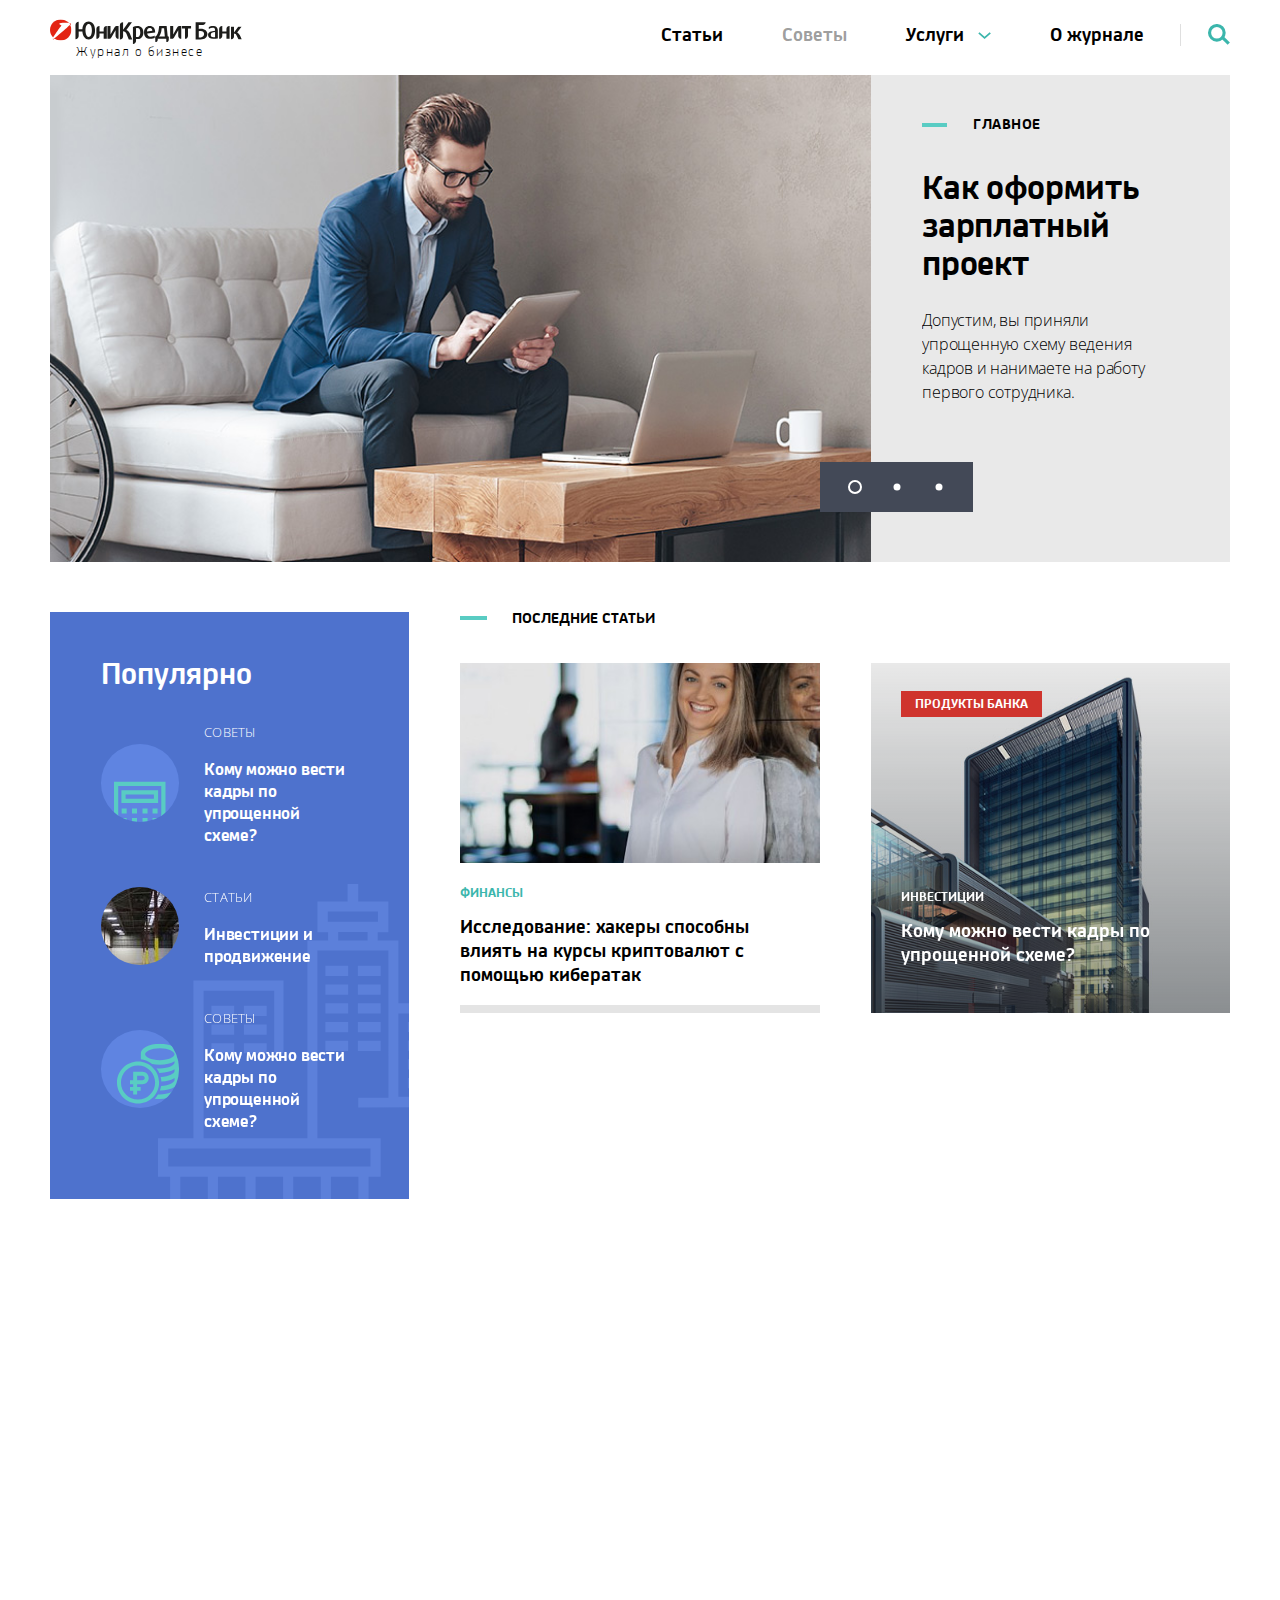
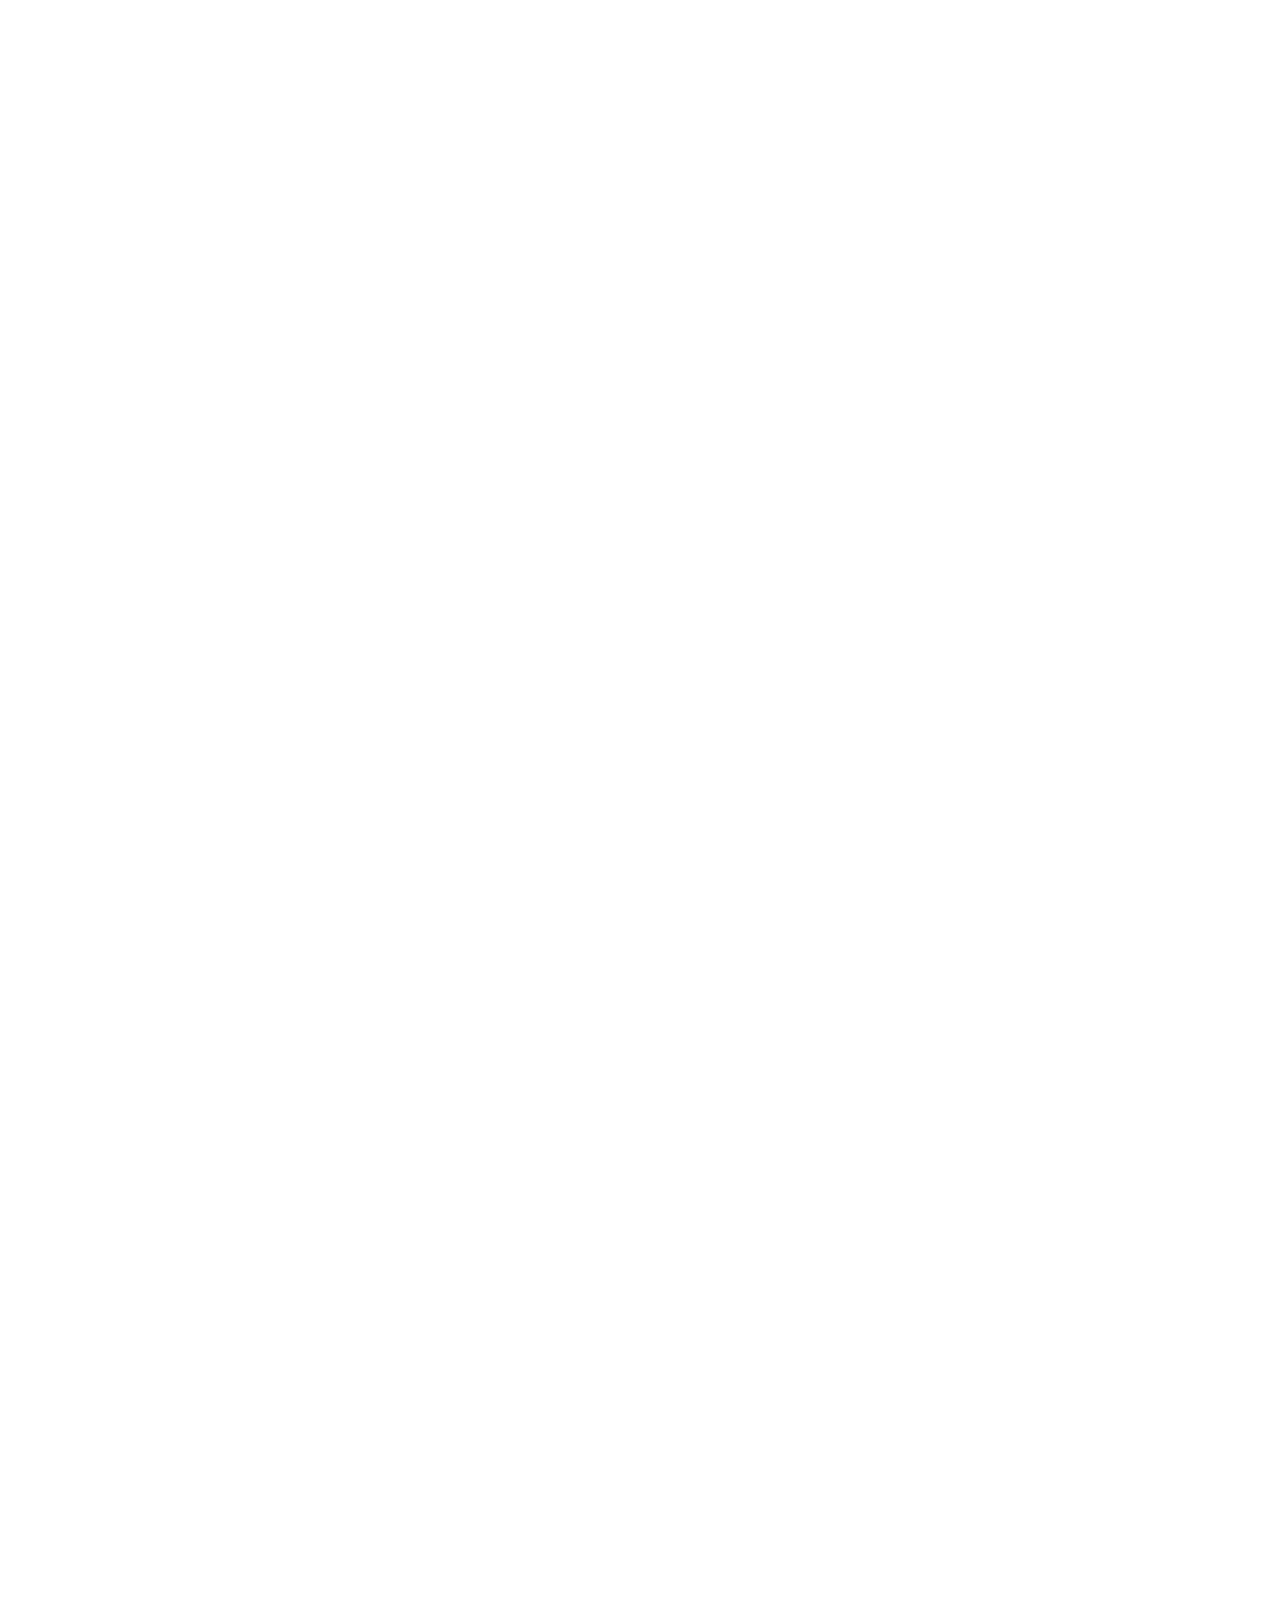
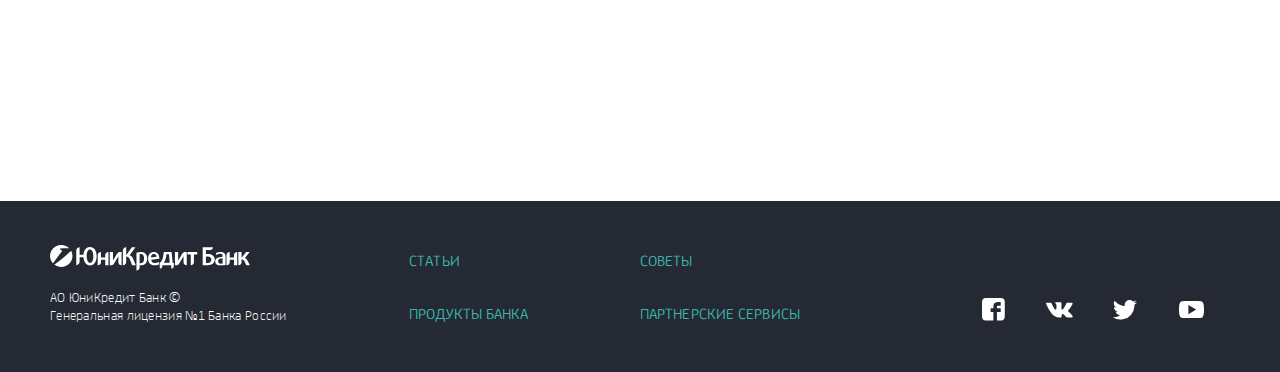
<file: index.html>
<!DOCTYPE HTML>
<html lang="ru">
<head>
    <meta http-equiv="X-UA-Compatible" content="IE=edge">
    <meta charset="utf-8">
    <meta name="viewport" content="width=device-width, initial-scale=1, maximum-scale=1, shrink-to-fit=no">
    <title>ЮниКредит Банк. Журнал о бизнесе</title>
    <meta name="description" content="">
    <meta name="format-detection" content="telephone=no">
    <meta name="format-detection" content="address=no">
    <link rel="stylesheet" href="css/style.css">
    <link rel="apple-touch-icon" href="apple-touch-icon.png">
    <link rel="shortcut icon" href="favicon.ico">
</head>
<body class="no-js">
    <div class="main">
        <header class="header-global">
            <div class="container">
                <div class="row">
                    <div class="col-lg-6 col-19">
                        <div class="logo animationFadeIn">
                            <a href="/">
                                <img src="images/logo.svg" alt="">
                                <span class="logo-title">Журнал о бизнесе</span>
                            </a>
                        </div>
                    </div>
                    <!-- /.col -->
                    <div class="col-lg-17 col-4">
                        <a href="#" class="navigation-toggle animationFadeIn"><span class="navigation-toggle-icon"></span></a>
                        <div class="header-nav animationFadeIn clearfix d-none d-lg-block">
                            <div class="header-search">
                                <a href="#" class="header-search-toggle">
                                    <span class="svg">
                                        <svg width="27" height="26" viewBox="0 0 27 26" xmlns="http://www.w3.org/2000/svg"><g transform="translate(1 1)" stroke="#3bb6ac" class="svg-stroke" stroke-width="3.84" fill="none" fill-rule="evenodd"><circle cx="9.86" cy="9.859" r="8.95"/><path d="M16.97 15.698l7.52 7.518"/></g></svg>
                                    </span>
                                </a>
                                <div class="header-search-panel">
                                    <input type="text" class="header-search-text" placeholder="Что вы ищете?">
                                    <input type="hidden">
                                    <a href="#" class="header-search-button">
                                        <span class="svg">
                                            <svg width="27" height="26" viewBox="0 0 27 26" xmlns="http://www.w3.org/2000/svg"><g transform="translate(1 1)" stroke="#3bb6ac" class="svg-stroke" stroke-width="3.84" fill="none" fill-rule="evenodd"><circle cx="9.86" cy="9.859" r="8.95"/><path d="M16.97 15.698l7.52 7.518"/></g></svg>
                                        </span>
                                    </a>
                                    <a href="#" class="header-search-close"></a>
                                </div>
                            </div>
                            <!-- /.header-search -->
                            <div class="header-menu">
                                <ul class="menu clearfix">
                                    <li><a href="#">Статьи</a></li>
                                    <li class="menu-disabled"><a href="#">Советы</a></li>
                                    <li>
                                        <a href="#">Услуги</a>
                                        <a href="#menu-toggle-services" class="menu-toggle"><span class="svg"><svg width="19" height="11" viewBox="0 0 19 11" xmlns="http://www.w3.org/2000/svg"><path d="M17.92 1.186L9.6 8.698 1.28 1.186" stroke="#3bb6ac" class="svg-stroke" stroke-width="2.56" fill="none" fill-rule="evenodd"/></svg></span></a>
                                    </li>
                                    <li><a href="#">О журнале</a></li>
                                </ul>
                            </div>
                            <!-- /.header-menu -->
                        </div>
                        <!-- /.header-nav -->
                    </div>
                    <!-- /.col -->
                </div>
                <!-- /.row -->
            </div>
            <!-- /.container -->
        </header>
        <div class="header-submenu-panel" data-panel="menu-toggle-services">
            <div class="container">
                <div class="row">
                    <div class="col-23">
                        <ul class="header-submenu">
                            <li><a href="#" class="submenu-business">Как начать бизнес</a></li>
                            <li><a href="#">Валютный контроль</a></li>
                            <li class="menu-disabled"><a href="#">Зарплатный проект</a></li>
                            <li><a href="#">Депозиты</a></li>
                            <li><a href="#">Расчетно-кассовое обслуживание</a></li>
                            <li><a href="#">Конверсионные операции</a></li>
                            <li class="menu-disabled"><a href="#">Кредиты</a></li>
                            <li><a href="#">Партнерские проекты</a></li>
                        </ul>
                        <!-- /.header-submenu -->
                    </div>
                    <!-- /.col -->
                </div>
                <!-- /.row -->
            </div>
            <!-- /.container -->
        </div>
        <!-- /.header-submenu-panel -->
        <div class="navigation">
            <div class="navigation-content">
                <div class="container">
                    <div class="row">
                        <div class="col-23">
                            <div class="navigation-menu-wrapper full-screen">
                                <ul class="navigation-menu">
                                    <li><a href="#">Статьи</a></li>
                                    <li class="menu-disabled"><a href="#">Советы</a></li>
                                    <li>
                                        <a href="#">Услуги</a>
                                        <a href="#" class="navigation-menu-toggle"><span class="svg"><svg width="19" height="11" viewBox="0 0 19 11" xmlns="http://www.w3.org/2000/svg"><path d="M17.92 1.186L9.6 8.698 1.28 1.186" stroke="#3bb6ac" class="svg-stroke" stroke-width="2.56" fill="none" fill-rule="evenodd"/></svg></span></a>
                                        <ul class="navigation-submenu">
                                            <li><a href="#" class="submenu-business">Как начать бизнес</a></li>
                                            <li><a href="#">Валютный контроль</a></li>
                                            <li class="menu-disabled"><a href="#">Зарплатный проект</a></li>
                                            <li><a href="#">Депозиты</a></li>
                                            <li><a href="#">Расчетно-кассовое обслуживание</a></li>
                                            <li><a href="#">Конверсионные операции</a></li>
                                            <li class="menu-disabled"><a href="#">Кредиты</a></li>
                                            <li><a href="#">Партнерские проекты</a></li>
                                        </ul>
                                    </li>
                                    <li><a href="#">О журнале</a></li>
                                </ul>
                            </div>
                            <!-- /.navigation-menu-wrapper -->
                        </div>
                        <!-- /.col -->
                    </div>
                    <!-- /.row -->
                </div>
                <!-- /.container -->
            </div>
            <!-- /.navigation-content -->
            <div class="navigation-footer">
                <div class="container">
                    <div class="row">
                        <div class="col-md-11 col-23">
                            <div class="footer-logo">
                                <a href="/">
                                    <img src="images/logo_white.svg" alt="">
                                    <span class="footer-logo-title">Журнал о бизнесе</span>
                                </a>
                            </div>
                        </div>
                        <!-- /.col -->
                        <div class="col-md-12 col-23">
                            <ul class="footer-social">
                                <li><a href="#">Facebook
                                    <span class="footer-social-ico footer-social-ico1">
                                        <span class="svg">
                                            <svg width="18" height="18" viewBox="0 0 18 18" xmlns="http://www.w3.org/2000/svg"><path d="M17.82 2.94A3.056 3.056 0 0 0 14.851.01H2.972A3.057 3.057 0 0 0 .003 2.94v11.74a3.059 3.059 0 0 0 2.97 2.94h5.939v-6.65H6.734V8.03h2.178V6.89a3.63 3.63 0 0 1 3.34-3.75h2.4v2.93h-2.4a.725.725 0 0 0-.569.79v1.17h2.97v2.94h-2.97v6.65h3.168a3.058 3.058 0 0 0 2.969-2.94V2.94z" fill="#FFF" class="svg-fill" fill-rule="evenodd"/></svg>
                                        </span>
                                    </span>
                                </a></li>
                                <li><a href="#">Вконтакте
                                    <span class="footer-social-ico footer-social-ico2">
                                        <span class="svg">
                                            <svg width="21" height="13" viewBox="0 0 21 13" xmlns="http://www.w3.org/2000/svg"><path d="M17.824 8.54c.712.655 1.39 1.346 2.031 2.07.281.325.525.68.727 1.06a.757.757 0 0 1-.46 1.18H17.1a2.3 2.3 0 0 1-1.924-.79c-.416-.43-.806-.89-1.208-1.34a3.052 3.052 0 0 0-.542-.49.631.631 0 0 0-1 .25 3.224 3.224 0 0 0-.319 1.43.8.8 0 0 1-.961.94 7.658 7.658 0 0 1-4.32-.94 9.594 9.594 0 0 1-2.907-2.76 36.736 36.736 0 0 1-3.827-6.9c-.242-.54-.065-.84.526-.85.987-.02 1.973-.01 2.958 0a.875.875 0 0 1 .819.62 18.53 18.53 0 0 0 2 3.76c.201.322.457.606.757.84a.455.455 0 0 0 .782-.23 2.6 2.6 0 0 0 .173-.79c.09-.919.074-1.845-.048-2.76a1.138 1.138 0 0 0-.97-1.05c-.288-.06-.245-.17-.106-.33.209-.304.558-.482.927-.47h3.412c.45.047.777.45.731.9v3.84c-.019.388.163.758.481.98a.677.677 0 0 0 .682-.34 12.036 12.036 0 0 0 1.921-2.99c.231-.47.43-.96.624-1.45a.725.725 0 0 1 .77-.54h3.284c.098-.003.196.003.292.02a.58.58 0 0 1 .533.89 8.434 8.434 0 0 1-1.306 2.29c-.548.76-1.132 1.5-1.677 2.28a1.047 1.047 0 0 0 .161 1.67h.006z" fill="#FFF" class="svg-fill" fill-rule="evenodd"/></svg>
                                        </span>
                                    </span>
                                </a></li>
                                <li><a href="#">Twitter
                                    <span class="footer-social-ico footer-social-ico3">
                                        <span class="svg">
                                            <svg width="20" height="16" viewBox="0 0 20 16" xmlns="http://www.w3.org/2000/svg"><path d="M.002 13.82a8.007 8.007 0 0 0 5.726-1.6.1.1 0 0 0-.107-.04.364.364 0 0 0-.1-.01 4.1 4.1 0 0 1-.605-.1 3.93 3.93 0 0 1-2.772-2.48c-.013-.04-.021-.08-.033-.12.2.02.386.04.574.05.19.008.38.002.568-.02.19-.019.378-.052.563-.1a.206.206 0 0 0-.124-.05 3.936 3.936 0 0 1-2.405-1.78 3.792 3.792 0 0 1-.562-2.06c.039.01.071.02.1.03.358.19.745.318 1.146.38.1.02.207.03.312.04.05.005.1.005.15 0 .012-.04-.033-.05-.057-.07A3.932 3.932 0 0 1 1.209.87c.016-.03.034-.06.053-.09l.03-.03c.027.035.056.069.088.1a11.164 11.164 0 0 0 6.072 3.72c.502.11 1.01.19 1.522.24.109 0 .218.01.328.02h.081a.842.842 0 0 0-.01-.1 3.9 3.9 0 0 1 1.12-3.61A3.775 3.775 0 0 1 12.601.07a3.9 3.9 0 0 1 3.3.98c.068.06.13.13.191.19a.454.454 0 0 0 .167-.02 7.888 7.888 0 0 0 2.2-.84c.035-.02.07-.03.113-.05a.2.2 0 0 1-.028.14 3.9 3.9 0 0 1-1.483 1.88l-.121.09c.019.04.046.02.066.02a8.521 8.521 0 0 0 1.987-.54.1.1 0 0 1 .106-.02 7.455 7.455 0 0 1-.877 1.08c-.32.33-.67.632-1.045.9v.17c.013.407.002.814-.032 1.22a11.665 11.665 0 0 1-2.65 6.43 10.545 10.545 0 0 1-5.823 3.58c-.502.11-1.01.19-1.521.24a10.5 10.5 0 0 1-1.586.04 11.182 11.182 0 0 1-5.452-1.65.232.232 0 0 1-.111-.09z" fill="#FFF" class="svg-fill" fill-rule="evenodd"/></svg>
                                        </span>
                                    </span>
                                </a></li>
                                <li><a href="#">Instagram
                                    <span class="footer-social-ico footer-social-ico4">
                                        <span class="svg">
                                            <svg width="21" height="19" viewBox="0 0 21 19" xmlns="http://www.w3.org/2000/svg"><path d="M7.354 9.45a3.18 3.18 0 1 1 3.18 3.14 3.156 3.156 0 0 1-3.18-3.14m-1.719 0a4.9 4.9 0 1 0 4.9-4.84 4.872 4.872 0 0 0-4.9 4.84m8.846-5.03a1.145 1.145 0 1 0 2.29.01 1.145 1.145 0 0 0-2.29-.01m-7.8 12.7a5.3 5.3 0 0 1-1.772-.32 2.969 2.969 0 0 1-1.1-.71 2.888 2.888 0 0 1-.713-1.08 5.143 5.143 0 0 1-.329-1.75c-.046-.99-.055-1.29-.055-3.81s.01-2.82.055-3.81c.007-.598.118-1.19.329-1.75a3.1 3.1 0 0 1 1.81-1.79 5.494 5.494 0 0 1 1.772-.33c1.006-.04 1.308-.05 3.855-.05 2.547 0 2.848.01 3.855.05a5.486 5.486 0 0 1 1.771.33c.833.31 1.492.961 1.811 1.79.21.56.322 1.152.329 1.75.046.99.055 1.29.055 3.81s-.009 2.81-.055 3.81a5.143 5.143 0 0 1-.329 1.75 2.912 2.912 0 0 1-.713 1.08 2.957 2.957 0 0 1-1.1.71 5.288 5.288 0 0 1-1.771.32c-1.006.05-1.308.06-3.855.06-2.547 0-2.849-.01-3.855-.06M6.597.08a6.745 6.745 0 0 0-2.315.44 4.812 4.812 0 0 0-2.791 2.75 6.919 6.919 0 0 0-.443 2.29C1.001 6.57.991 6.89.991 9.45s.01 2.88.057 3.89c.017.783.167 1.557.443 2.29a4.75 4.75 0 0 0 1.1 1.67 4.7 4.7 0 0 0 1.69 1.08 7 7 0 0 0 2.315.44c1.018.05 1.343.06 3.934.06s2.915-.01 3.933-.06a6.992 6.992 0 0 0 2.315-.44 4.7 4.7 0 0 0 1.69-1.08 4.777 4.777 0 0 0 1.1-1.67 6.893 6.893 0 0 0 .443-2.29c.046-1.01.057-1.33.057-3.89s-.011-2.88-.057-3.89a6.919 6.919 0 0 0-.443-2.29 4.814 4.814 0 0 0-2.79-2.75 6.756 6.756 0 0 0-2.316-.44C13.445.03 13.12.02 10.529.02c-2.591 0-2.916.01-3.934.06" fill="#FFF" class="svg-fill" fill-rule="evenodd"/></svg>
                                        </span>
                                    </span>
                                </a></li>
                            </ul>
                        </div>
                        <!-- /.col -->
                    </div>
                    <!-- /.row -->
                    <div class="row">
                        <div class="col-23">
                            <div class="navigation-footer-search clearfix">
                                <input type="text" class="navigation-footer-search-text" placeholder="Что вы ищете?">
                                <input type="hidden">
                                <a href="#" class="navigation-footer-search-button">
                                    <span class="svg">
                                        <svg width="27" height="26" viewBox="0 0 27 26" xmlns="http://www.w3.org/2000/svg"><g transform="translate(1 1)" stroke="#3bb6ac" class="svg-stroke" stroke-width="3.84" fill="none" fill-rule="evenodd"><circle cx="9.86" cy="9.859" r="8.95"/><path d="M16.97 15.698l7.52 7.518"/></g></svg>
                                    </span>
                                </a>
                            </div>
                            <!-- /.navigation-footer-search -->
                        </div>
                        <!-- /.col -->
                    </div>
                    <!-- /.row -->
                </div>
                <!-- /.container -->
            </div>
            <!-- /.navigation-footer -->
        </div>
        <!-- /.navigation -->
        <div class="spanning">
            <div class="container">
                <div class="home-slider animationFadeInUp">
                    <div class="home-slide">
                        <div class="row">
                            <div class="col-lg-16 col-23">
                                <a href="#" class="home-slide-img">
                                    <span class="home-slide-img-inside" style="background-image: url('upload/home-slide.jpg');"></span>
                                </a>
                            </div>
                            <!-- /.col -->
                            <div class="col-lg-7 col-23">
                                <div class="home-slide-content">
                                    <div class="home-slide-category">Главное</div>
                                    <div class="home-slide-title"><a href="#">Как оформить зарплатный проект&nbsp;<span class="arrow arrow-bold arrow-green"><span class="arrow-line"></span><span class="arrow-top"></span><span class="arrow-bottom"></span></span></a></div>
                                    <div class="home-slide-text">Допустим, вы приняли упрощенную схему ведения кадров и нанимаете на работу первого сотрудника.</div>
                                </div>
                                <!-- /.home-slide-content -->
                            </div>
                            <!-- /.col -->
                        </div>
                        <!-- /.row -->
                    </div>
                    <!-- /.home-slide -->
                    <div class="home-slide">
                        <div class="row">
                            <div class="col-lg-16 col-23">
                                <a href="#" class="home-slide-img">
                                    <span class="home-slide-img-inside" style="background-image: url('upload/home-slide.jpg');"></span>
                                </a>
                            </div>
                            <!-- /.col -->
                            <div class="col-lg-7 col-23">
                                <div class="home-slide-content">
                                    <div class="home-slide-category">Главное</div>
                                    <div class="home-slide-title"><a href="#">Как оформить зарплатный проект&nbsp;<span class="arrow arrow-bold arrow-green"><span class="arrow-line"></span><span class="arrow-top"></span><span class="arrow-bottom"></span></span></a></div>
                                    <div class="home-slide-text">Допустим, вы приняли упрощенную схему ведения кадров и нанимаете на работу первого сотрудника.</div>
                                </div>
                                <!-- /.home-slide-content -->
                            </div>
                            <!-- /.col -->
                        </div>
                        <!-- /.row -->
                    </div>
                    <!-- /.home-slide -->
                    <div class="home-slide">
                        <div class="row">
                            <div class="col-lg-16 col-23">
                                <a href="#" class="home-slide-img">
                                    <span class="home-slide-img-inside" style="background-image: url('upload/home-slide.jpg');"></span>
                                </a>
                            </div>
                            <!-- /.col -->
                            <div class="col-lg-7 col-23">
                                <div class="home-slide-content">
                                    <div class="home-slide-category">Главное</div>
                                    <div class="home-slide-title"><a href="#">Как оформить зарплатный проект&nbsp;<span class="arrow arrow-bold arrow-green"><span class="arrow-line"></span><span class="arrow-top"></span><span class="arrow-bottom"></span></span></a></div>
                                    <div class="home-slide-text">Допустим, вы приняли упрощенную схему ведения кадров и нанимаете на работу первого сотрудника.</div>
                                </div>
                                <!-- /.home-slide-content -->
                            </div>
                            <!-- /.col -->
                        </div>
                        <!-- /.row -->
                    </div>
                    <!-- /.home-slide -->
                </div>
                <!-- /.home-slider -->
                <div class="home-articles">
                    <div class="row">
                        <div class="col-lg-7 col-md-11 col-23 order-2 order-md-1">
                            <div class="home-popular animationFadeInUp">
                                <div class="home-popular-category">
                                    <h2>Популярно</h2>
                                </div>
                                <div class="home-popular-item">
                                    <a href="#" class="home-popular-item-link">
                                        <span class="home-popular-item-img">
                                            <span class="home-popular-item-ico3">
                                                <span class="svg">
                                                    <svg width="195" height="227" viewBox="0 0 195 227" xmlns="http://www.w3.org/2000/svg"><g fill="none" fill-rule="evenodd"><path stroke="#59ccc3" stroke-width="16" d="M8 219h179V8H8z"/><path stroke="#59ccc3" stroke-width="16" d="M36 72h123V40H36z"/><path fill="#59ccc3" d="M29 120h19v-19H29zM68 120h19v-19H68zM108 120h19v-19h-19zM146 120h19v-19h-19zM29 156h19v-19H29zM29 192h19v-19H29zM68 192h97v-19H68zM68 156h19v-19H68zM108 156h19v-19h-19zM146 156h19v-19h-19z"/></g></svg>
                                                </span>
                                            </span>
                                        </span>
                                        <span class="home-popular-item-content">
                                            <span class="home-popular-item-category">Советы</span>
                                            <span class="home-popular-item-title">Кому можно вести кадры по упрощенной схеме?&nbsp;<span class="arrow"><span class="arrow-line"></span><span class="arrow-top"></span><span class="arrow-bottom"></span></span></span>
                                        </span>
                                    </a>
                                </div>
                                <!-- /.home-popular-item -->
                                <div class="home-popular-item">
                                    <a href="#" class="home-popular-item-link">
                                        <span class="home-popular-item-img">
                                            <img src="upload/popular.jpg" alt="">
                                        </span>
                                        <span class="home-popular-item-content">
                                            <span class="home-popular-item-category">Статьи</span>
                                            <span class="home-popular-item-title">Инвестиции и продвижение&nbsp;<span class="arrow"><span class="arrow-line"></span><span class="arrow-top"></span><span class="arrow-bottom"></span></span></span>
                                        </span>
                                    </a>
                                </div>
                                <!-- /.home-popular-item -->
                                <div class="home-popular-item">
                                    <a href="#" class="home-popular-item-link">
                                        <span class="home-popular-item-img">
                                            <span class="home-popular-item-ico1">
                                                <span class="svg">
                                                    <svg width="220" height="212" viewBox="0 0 220 212" xmlns="http://www.w3.org/2000/svg" xmlns:xlink="http://www.w3.org/1999/xlink"><defs><path id="a" d="M.426.84h136v195.355h-136z"/></defs><g fill="none" fill-rule="evenodd"><g transform="translate(83 -.84)"><mask id="b" fill="#fff"><use xlink:href="#a"/></mask><path d="M68.426 58.84c-31.743 0-52-12.438-52-21s20.257-21 52-21 52 12.438 52 21-20.257 21-52 21zm68-21c0-21.093-29.233-37-68-37-38.767 0-68 15.907-68 37 0 .71.039 1.413.104 2.11H.426v15.749c15.174 1.66 29.119 7.454 40.688 16.233 8.28 1.872 17.482 2.908 27.312 2.908 21.31 0 39.724-4.813 52-12.646v4.646c0 8.562-20.257 21-52 21-4.164 0-8.125-.22-11.874-.61a82.48 82.48 0 0 1 9.979 16.583c.632.008 1.258.027 1.895.027 21.31 0 39.724-4.813 52-12.646v6c0 8.287-18.97 20.2-48.96 20.96a82.015 82.015 0 0 1 2.25 15.928c19.057-.728 35.463-5.357 46.71-12.533v7.29c0 8.153-18.37 19.809-47.523 20.908a81.779 81.779 0 0 1-4.083 16.087c21.14-.06 39.406-4.856 51.606-12.64v6c0 8.563-20.257 21-52 21-2.193 0-4.326-.064-6.407-.177a82.966 82.966 0 0 1-11.564 14.969c5.687.787 11.7 1.209 17.97 1.209 38.768 0 68-15.907 68-37v-29h-.058c.028-.45.059-.9.059-1.355v-29h-.175c.104-.873.175-1.752.175-2.645v-29h-.06c.029-.45.06-.9.06-1.355v-29z" fill="#59ccc3" mask="url(#b)"/></g><path d="M74.402 76.355C41.096 76.355 14 103.452 14 136.758s27.096 60.402 60.402 60.402c33.307 0 60.403-27.096 60.403-60.402S107.71 76.355 74.402 76.355m0 134.805C33.377 211.16 0 177.783 0 136.758c0-41.026 33.377-74.403 74.402-74.403 41.026 0 74.403 33.377 74.403 74.403 0 41.025-33.377 74.402-74.403 74.402" fill="#59ccc3"/><path d="M90.105 128.662h-19v-16h19c4.41 0 8 3.59 8 8 0 4.411-3.59 8-8 8m0-30h-33v30h-11.05v14h11.05v9.666h-11.05v14h11.05v13h14v-13h12.448v-14H71.106v-9.666h19c12.13 0 22-9.869 22-22 0-12.13-9.87-22-22-22" fill="#59ccc3"/></g></svg>
                                                </span>
                                            </span>
                                        </span>
                                        <span class="home-popular-item-content">
                                            <span class="home-popular-item-category">Советы</span>
                                            <span class="home-popular-item-title">Кому можно вести кадры по упрощенной схеме?&nbsp;<span class="arrow"><span class="arrow-line"></span><span class="arrow-top"></span><span class="arrow-bottom"></span></span></span>
                                        </span>
                                    </a>
                                </div>
                                <!-- /.home-popular-item -->
                                <div class="home-popular-item d-none">
                                    <a href="#" class="home-popular-item-link">
                                        <span class="home-popular-item-img">
                                            <span class="home-popular-item-ico2">
                                                <span class="svg">
                                                    <svg width="198" height="305" viewBox="0 0 198 305" xmlns="http://www.w3.org/2000/svg"><g stroke="#59ccc3" stroke-width="16" fill="none" fill-rule="evenodd"><path d="M8 85.08h102v211H8z"/><path d="M82.5 129.08H34M82.5 169.08H34M82.5 209.08H34M82.5 249.08H34" stroke="#59ccc3"/><path d="M34 48.08h48v37H34zM58 46.08V0M110 116.08h80v180h-80zM147 158.08v20M147 198.08v20M147 241.58v20"/></g></svg>
                                                </span>
                                            </span>
                                        </span>
                                        <span class="home-popular-item-content">
                                            <span class="home-popular-item-category">Статьи</span>
                                            <span class="home-popular-item-title">Инвестиции и продвижение&nbsp;<span class="arrow"><span class="arrow-line"></span><span class="arrow-top"></span><span class="arrow-bottom"></span></span></span>
                                        </span>
                                    </a>
                                </div>
                                <!-- /.home-popular-item -->
                                <div class="home-popular-bg">
                                    <span class="svg">
                                        <svg width="572" height="674" viewBox="0 0 572 674" xmlns="http://www.w3.org/2000/svg"><path d="M266.598 249.568v16.247l36.264-.002v-16.245h-36.264zm0-29.786v16.247h36.264v-16.247h-36.264zm.003-13.652h36.264v-16.247h-36.264v16.247zm36.264-29.786V160.1h-36.264v16.247l36.264-.003zm0-29.785v-16.247h-36.264v16.247h36.264zm51.763 119.254v-16.245H318.36v16.247l36.268-.002zm43.408-46.146v16.247h95.279v-16.245l-95.279-.002zm0 29.786V265.7h95.279v-16.245l-95.279-.002zm0 29.786v16.247h95.279v-16.245l-95.279-.002zm0 29.786v16.247h95.279v-16.245l-95.279-.002zm106.962-89.358v16.247h35.418v-16.245l-35.418-.002zm0 29.786V265.7h35.418v-16.245l-35.418-.002zm0 29.786v16.247h35.418v-16.245l-35.418-.002zm0 29.786v16.247h35.418v-16.245l-35.418-.002zm-150.37-72.996v-16.247H318.36v16.247h36.268zm-36.265-46.146v16.247h36.265v-16.247h-36.265zm0-29.786v16.247h36.265V160.1l-36.265-.003zm0-29.785v16.247h36.265v-16.247h-36.265zM70.043 637.185h41.443v-16.247H70.043v16.247zm166.225-16.247v16.247h39.866v-16.247h-39.866zm-124.782 50.77v-16.247H70.043v16.247h41.443zm124.782-16.247v16.247h39.866v-16.247h-39.866zm1.65-250.652h16.004V106H366.95l.112 234.294h-48.124V356l217.053-1v95h16.004v-95H572V190H382.954V90h-33.008V77h17.004V28h-48.012V0h-17.004v28h-48.012v49h17.004v13h-33.008v314.809zm144.95-198.679H555.9v132.683H382.868V206.13zM333.782 90.024h-46.75V76.485h46.75v13.539zm-63.316-29.786V43.991h79.875v16.247h-79.875zM85.062 269.74h36.268v-16.247H85.062v16.247zm36.268-29.785v-16.247H85.062v16.247h36.268zm0-29.786v-16.247H85.062v16.247h36.268zm15.493 43.324v16.247h36.265v-16.247h-36.265zm0-29.785v16.247h36.265v-16.247h-36.265zm0-29.786v16.247h36.265v-16.247h-36.265zm63.135 75.818V153.645H56.378l.029 251.164h16.239V169.881h112.443v99.859h14.869zM19.285 674h16.239v-87.84h283.654V674h16.24V466.146h19.21v-61.337H0v61.337h19.285V674zm16.239-104.086v-43.76h43.74v43.76h-43.74zm0-60.007v-43.76h43.74v43.76h-43.74zm103.717 60.007H95.502v-43.76h43.74v43.76zm0-60.007H95.502v-43.76h43.74v43.76zm59.979 60.007h-43.74v-43.76h43.74v43.76zm0-60.007h-43.74v-43.76h43.74v43.76zm59.978 60.007h-43.74v-43.76h43.74v43.76zm0-60.007h-43.74v-43.76h43.74v43.76zm59.98 60.006h-43.74v-43.76h43.74v43.76zm0-60.007h-43.74v-43.76h43.74v43.76zM16.313 449.9v-28.433h322.079V449.9H16.313z" fill="#5c80da" fill-rule="evenodd"/></svg>
                                    </span>
                                </div>
                            </div>
                            <!-- /.home-popular -->
                            <div class="home-articles-latest-wrapper d-lg-none animationFadeInUp">
                                <div class="home-article home-article-product">
                                    <div class="home-article-inside">
                                        <div class="home-article-product-img">
                                            <div class="home-article-img-inside" style="background-image: url('upload/article-2.jpg');"></div>
                                        </div>
                                        <div class="home-article-product-category"><span>Продукты банка</span></div>
                                        <div class="home-article-product-content">
                                            <div class="home-article-category"><a href="#">Инвестиции</a></div>
                                            <div class="home-article-product-title"><a href="#">Кому можно вести кадры по упрощенной схеме?&nbsp;<span class="arrow arrow-bold arrow-green"><span class="arrow-line"></span><span class="arrow-top"></span><span class="arrow-bottom"></span></span></a></div>
                                        </div>
                                    </div>
                                    <!-- /.home-article-inside -->
                                </div>
                                <!-- /.home-article -->
                            </div>
                            <!-- /.home-articles-latest-wrapper -->
                        </div>
                        <!-- /.col -->
                        <div class="col-lg-15 offset-lg-1 col-md-12 col-23 order-1 order-md-2">
                            <div class="home-articles-latest">
                                <div class="home-articles-title animationFadeInUp">
                                    <h3>Последние статьи</h3>
                                </div>
                                <div class="home-articles-latest-wrapper">
                                    <div class="home-article animationFadeInUp">
                                        <div class="home-article-inside">
                                            <a href="#" class="home-article-img">
                                                <span class="home-article-img-inside" style="background-image: url('upload/article-1.jpg');"></span>
                                            </a>
                                            <div class="home-article-content">
                                                <div class="home-article-category"><a href="#">Финансы</a></div>
                                                <div class="home-article-title"><a href="#">Исследование: хакеры способны влиять на курсы криптовалют с помощью кибератак&nbsp;<span class="arrow arrow-bold arrow-green"><span class="arrow-line"></span><span class="arrow-top"></span><span class="arrow-bottom"></span></span></a></div>
                                            </div>
                                        </div>
                                        <!-- /.home-article-inside -->
                                    </div>
                                    <!-- /.home-article -->
                                    <div class="home-article home-article-product d-none d-lg-block animationFadeInUp">
                                        <div class="home-article-inside">
                                            <div class="home-article-product-img">
                                                <div class="home-article-img-inside" style="background-image: url('upload/article-2.jpg');"></div>
                                            </div>
                                            <div class="home-article-product-category"><span>Продукты банка</span></div>
                                            <div class="home-article-product-content">
                                                <div class="home-article-category"><a href="#">Инвестиции</a></div>
                                                <div class="home-article-product-title"><a href="#">Кому можно вести кадры по упрощенной схеме?&nbsp;<span class="arrow arrow-bold arrow-green"><span class="arrow-line"></span><span class="arrow-top"></span><span class="arrow-bottom"></span></span></a></div>
                                            </div>
                                        </div>
                                        <!-- /.home-article-inside -->
                                    </div>
                                    <!-- /.home-article -->
                                    <div class="home-article home-article-important animationFadeInUp">
                                        <div class="home-article-inside">
                                            <a href="#" class="home-article-img">
                                                <span class="home-article-img-inside" style="background-image: url('upload/article-3.jpg');"></span>
                                            </a>
                                            <div class="home-article-content">
                                                <div class="home-article-category"><a href="#">Финансы</a></div>
                                                <div class="home-article-title"><a href="#">Исследование: хакеры способны влиять на курсы криптовалют с помощью кибератак&nbsp;<span class="arrow arrow-bold arrow-green"><span class="arrow-line"></span><span class="arrow-top"></span><span class="arrow-bottom"></span></span></a></div>
                                            </div>
                                        </div>
                                        <!-- /.home-article-inside -->
                                    </div>
                                    <!-- /.home-article -->
                                    <div class="home-article animationFadeInUp">
                                        <div class="home-article-inside">
                                            <a href="#" class="home-article-img">
                                                <span class="home-article-img-inside" style="background-image: url('upload/article-4.jpg');"></span>
                                            </a>
                                            <div class="home-article-content">
                                                <div class="home-article-category"><a href="#">Финансы</a></div>
                                                <div class="home-article-title"><a href="#">Кому можно вести кадры по упрощенной финансовой схеме?&nbsp;<span class="arrow arrow-bold arrow-green"><span class="arrow-line"></span><span class="arrow-top"></span><span class="arrow-bottom"></span></span></a></div>
                                            </div>
                                        </div>
                                        <!-- /.home-article-inside -->
                                    </div>
                                    <!-- /.home-article -->
                                </div>
                                <!-- /.home-articles-latest-wrapper -->
                            </div>
                            <!-- /.home-articles-latest -->
                        </div>
                        <!-- /.col -->
                    </div>
                    <!-- /.row -->
                </div>
                <!-- /.home-articles -->
            </div>
            <!-- /.container -->
            <div class="home-advices animationFadeIn">
                <div class="container">
                    <div class="row">
                        <div class="col-23">
                            <div class="home-advices-category">
                                <h3>Советы от экспертов</h3>
                            </div>
                            <div class="home-advices-slider-wrapper">
                                <div class="home-advices-slider">
                                    <ul class="slidee">
                                        <li>
                                            <span class="home-advice">
                                                <span class="home-advice-img" style="background-image: url('upload/icon-advice-new1.svg');"></span>
                                                <span class="home-advice-category"><a href="#">Финансы</a></span>
                                                <span class="home-advice-title"><a href="#">Кому можно вести кадры по упрощенной схеме?&nbsp;<span class="arrow arrow-bold arrow-green"><span class="arrow-line"></span><span class="arrow-top"></span><span class="arrow-bottom"></span></span></a></span>
                                                <span class="home-advice-number"><strong>4 совета</strong></span>
                                            </span>
                                        </li>
                                        <li>
                                            <span class="home-advice">
                                                <span class="home-advice-img" style="background-image: url('upload/icon-advice-new2.svg');"></span>
                                                <span class="home-advice-category"><a href="#">Инвестиции</a></span>
                                                <span class="home-advice-title"><a href="#">Есть ли какая-то базовая модель для диверсификации инвестиций?&nbsp;<span class="arrow arrow-bold arrow-green"><span class="arrow-line"></span><span class="arrow-top"></span><span class="arrow-bottom"></span></span></a></span>
                                                <span class="home-advice-number"><strong>6 советов</strong></span>
                                            </span>
                                        </li>
                                        <li>
                                            <span class="home-advice">
                                                <span class="home-advice-img" style="background-image: url('upload/icon-advice-new3.svg');"></span>
                                                <span class="home-advice-category"><a href="#">Финансы</a></span>
                                                <span class="home-advice-title"><a href="#">Кому можно вести кадры по упрощенной схеме?&nbsp;<span class="arrow arrow-bold arrow-green"><span class="arrow-line"></span><span class="arrow-top"></span><span class="arrow-bottom"></span></span></a></span>
                                                <span class="home-advice-number"><strong>4 совета</strong></span>
                                            </span>
                                        </li>
                                        <li>
                                            <span class="home-advice">
                                                <span class="home-advice-img" style="background-image: url('upload/icon-advice-new4.svg');"></span>
                                                <span class="home-advice-category"><a href="#">Инвестиции</a></span>
                                                <span class="home-advice-title"><a href="#">Есть ли какая-то базовая модель для диверсификации инвестиций?&nbsp;<span class="arrow arrow-bold arrow-green"><span class="arrow-line"></span><span class="arrow-top"></span><span class="arrow-bottom"></span></span></a></span>
                                                <span class="home-advice-number"><strong>6 советов</strong></span>
                                            </span>
                                        </li>
                                        <li>
                                            <span class="home-advice">
                                                <span class="home-advice-img" style="background-image: url('upload/icon-advice-new5.svg');"></span>
                                                <span class="home-advice-category"><a href="#">Финансы</a></span>
                                                <span class="home-advice-title"><a href="#">Кому можно вести кадры по упрощенной схеме?&nbsp;<span class="arrow arrow-bold arrow-green"><span class="arrow-line"></span><span class="arrow-top"></span><span class="arrow-bottom"></span></span></a></span>
                                                <span class="home-advice-number"><strong>4 совета</strong></span>
                                            </span>
                                        </li>
                                        <li>
                                            <span class="home-advice">
                                                <span class="home-advice-img" style="background-image: url('upload/icon-advice-new6.svg');"></span>
                                                <span class="home-advice-category"><a href="#">Инвестиции</a></span>
                                                <span class="home-advice-title"><a href="#">Есть ли какая-то базовая модель для диверсификации инвестиций?&nbsp;<span class="arrow arrow-bold arrow-green"><span class="arrow-line"></span><span class="arrow-top"></span><span class="arrow-bottom"></span></span></a></span>
                                                <span class="home-advice-number"><strong>6 советов</strong></span>
                                            </span>
                                        </li>
                                        <li>
                                            <span class="home-advice">
                                                <span class="home-advice-img">
                                                    <span class="home-advice-ico3">
                                                        <span class="svg">
                                                            <svg width="195" height="227" viewBox="0 0 195 227" xmlns="http://www.w3.org/2000/svg"><g fill="none" fill-rule="evenodd"><path stroke="#a7a7a7" stroke-width="16" d="M8 219h179V8H8z"/><path stroke="#59ccc3" stroke-width="16" d="M36 72h123V40H36z"/><path fill="#a7a7a7" d="M29 120h19v-19H29zM68 120h19v-19H68zM108 120h19v-19h-19zM146 120h19v-19h-19zM29 156h19v-19H29zM29 192h19v-19H29zM68 192h97v-19H68zM68 156h19v-19H68zM108 156h19v-19h-19zM146 156h19v-19h-19z"/></g></svg>
                                                        </span>
                                                    </span>
                                                </span>
                                                <span class="home-advice-category"><a href="#">Финансы</a></span>
                                                <span class="home-advice-title"><a href="#">Кому можно вести кадры по упрощенной схеме?&nbsp;<span class="arrow arrow-bold arrow-green"><span class="arrow-line"></span><span class="arrow-top"></span><span class="arrow-bottom"></span></span></a></span>
                                                <span class="home-advice-number"><strong>4 совета</strong></span>
                                            </span>
                                        </li>
                                        <li>
                                            <span class="home-advice">
                                                <span class="home-advice-img">
                                                    <span class="home-advice-ico1">
                                                        <span class="svg">
                                                            <svg width="220" height="212" viewBox="0 0 220 212" xmlns="http://www.w3.org/2000/svg" xmlns:xlink="http://www.w3.org/1999/xlink"><defs><path id="a" d="M.426.84h136v195.355h-136z"/></defs><g fill="none" fill-rule="evenodd"><g transform="translate(83 -.84)"><mask id="b" fill="#fff"><use xlink:href="#a"/></mask><path d="M68.426 58.84c-31.743 0-52-12.438-52-21s20.257-21 52-21 52 12.438 52 21-20.257 21-52 21zm68-21c0-21.093-29.233-37-68-37-38.767 0-68 15.907-68 37 0 .71.039 1.413.104 2.11H.426v15.749c15.174 1.66 29.119 7.454 40.688 16.233 8.28 1.872 17.482 2.908 27.312 2.908 21.31 0 39.724-4.813 52-12.646v4.646c0 8.562-20.257 21-52 21-4.164 0-8.125-.22-11.874-.61a82.48 82.48 0 0 1 9.979 16.583c.632.008 1.258.027 1.895.027 21.31 0 39.724-4.813 52-12.646v6c0 8.287-18.97 20.2-48.96 20.96a82.015 82.015 0 0 1 2.25 15.928c19.057-.728 35.463-5.357 46.71-12.533v7.29c0 8.153-18.37 19.809-47.523 20.908a81.779 81.779 0 0 1-4.083 16.087c21.14-.06 39.406-4.856 51.606-12.64v6c0 8.563-20.257 21-52 21-2.193 0-4.326-.064-6.407-.177a82.966 82.966 0 0 1-11.564 14.969c5.687.787 11.7 1.209 17.97 1.209 38.768 0 68-15.907 68-37v-29h-.058c.028-.45.059-.9.059-1.355v-29h-.175c.104-.873.175-1.752.175-2.645v-29h-.06c.029-.45.06-.9.06-1.355v-29z" fill="#a7a7a7" mask="url(#b)"/></g><path d="M74.402 76.355C41.096 76.355 14 103.452 14 136.758s27.096 60.402 60.402 60.402c33.307 0 60.403-27.096 60.403-60.402S107.71 76.355 74.402 76.355m0 134.805C33.377 211.16 0 177.783 0 136.758c0-41.026 33.377-74.403 74.402-74.403 41.026 0 74.403 33.377 74.403 74.403 0 41.025-33.377 74.402-74.403 74.402" fill="#a7a7a7"/><path d="M90.105 128.662h-19v-16h19c4.41 0 8 3.59 8 8 0 4.411-3.59 8-8 8m0-30h-33v30h-11.05v14h11.05v9.666h-11.05v14h11.05v13h14v-13h12.448v-14H71.106v-9.666h19c12.13 0 22-9.869 22-22 0-12.13-9.87-22-22-22" fill="#59ccc3"/></g></svg>
                                                        </span>
                                                    </span>
                                                </span>
                                                <span class="home-advice-category"><a href="#">Инвестиции</a></span>
                                                <span class="home-advice-title"><a href="#">Есть ли какая-то базовая модель для диверсификации инвестиций?&nbsp;<span class="arrow arrow-bold arrow-green"><span class="arrow-line"></span><span class="arrow-top"></span><span class="arrow-bottom"></span></span></a></span>
                                                <span class="home-advice-number"><strong>6 советов</strong></span>
                                            </span>
                                        </li>
                                    </ul>
                                </div>
                                <!-- /.home-advices-slider -->
                                <div class="scrollbar">
                                    <div class="handle"></div>
                                </div>
                            </div>
                            <!-- /.home-advices-slider-wrapper -->
                        </div>
                        <!-- /.col -->
                    </div>
                    <!-- /.row -->
                </div>
                <!-- /.container -->
            </div>
            <!-- /.home-advices -->
            <div class="home-articles-other">
                <div class="container">
                    <div class="row">
                        <div class="col-lg-15 col-23">
                            <div class="home-articles-title animationFadeInUp">
                                <h3>Также читают</h3>
                            </div>
                        </div>
                        <!-- /.col -->
                        <div class="col-lg-15 col-23">
                            <div class="home-articles-latest-wrapper">
                                <div class="home-article home-article-product home-article-x2 animationFadeInUp">
                                    <div class="home-article-inside">
                                        <div class="home-article-product-img">
                                            <div class="home-article-img-inside" style="background-image: url('upload/article-5.jpg');"></div>
                                        </div>
                                        <div class="home-article-product-category"><span>Продукты банка</span></div>
                                        <div class="home-article-product-content">
                                            <div class="home-article-category"><a href="#">Инвестиции</a></div>
                                            <div class="home-article-product-title"><a href="#">Кому можно вести кадры<br>по упрощенной схеме?&nbsp;<span class="arrow arrow-bold arrow-green"><span class="arrow-line"></span><span class="arrow-top"></span><span class="arrow-bottom"></span></span></a></div>
                                        </div>
                                    </div>
                                    <!-- /.home-article-inside -->
                                </div>
                                <!-- /.home-article -->
                                <div class="home-article animationFadeInUp">
                                    <div class="home-article-inside">
                                        <a href="#" class="home-article-img">
                                            <span class="home-article-img-inside" style="background-image: url('upload/article-6.jpg');"></span>
                                        </a>
                                        <div class="home-article-content">
                                            <div class="home-article-category"><a href="#">Финансы</a></div>
                                            <div class="home-article-title"><a href="#">Кому можно вести кадры по упрощенной финансовой схеме?&nbsp;<span class="arrow arrow-bold arrow-green"><span class="arrow-line"></span><span class="arrow-top"></span><span class="arrow-bottom"></span></span></a></div>
                                        </div>
                                    </div>
                                    <!-- /.home-article-inside -->
                                </div>
                                <!-- /.home-article -->
                                <div class="home-article home-article-important animationFadeInUp">
                                    <div class="home-article-inside">
                                        <a href="#" class="home-article-img">
                                            <span class="home-article-img-inside" style="background-image: url('upload/article-3.jpg');"></span>
                                        </a>
                                        <div class="home-article-content">
                                            <div class="home-article-category"><a href="#">Финансы</a></div>
                                            <div class="home-article-title"><a href="#">Кому можно вести кадры по упрощенной схеме?&nbsp;<span class="arrow arrow-bold arrow-green"><span class="arrow-line"></span><span class="arrow-top"></span><span class="arrow-bottom"></span></span></a></div>
                                        </div>
                                    </div>
                                    <!-- /.home-article-inside -->
                                </div>
                                <!-- /.home-article -->
                                <div class="home-article home-article-product home-article-x2 animationFadeInUp">
                                    <div class="home-article-inside">
                                        <div class="home-article-product-img">
                                            <div class="home-article-img-inside" style="background-image: url('upload/article-7.jpg');"></div>
                                        </div>
                                        <div class="home-article-product-content">
                                            <div class="home-article-category"><a href="#">Инвестиции</a></div>
                                            <div class="home-article-product-title"><a href="#">Кому можно вести кадры<br>по упрощенной схеме?&nbsp;<span class="arrow arrow-bold arrow-green"><span class="arrow-line"></span><span class="arrow-top"></span><span class="arrow-bottom"></span></span></a></div>
                                        </div>
                                    </div>
                                    <!-- /.home-article-inside -->
                                </div>
                                <!-- /.home-article -->
                            </div>
                            <!-- /.home-articles-latest-wrapper -->
                        </div>
                        <!-- /.col -->
                        <div class="col-lg-7 offset-lg-1 col-23">
                            <div class="home-expert-wrapper">
                                <div class="home-expert-block animationFadeInUp">
                                    <div class="home-expert">
                                        <div class="home-expert-content">
                                            <div class="home-expert-category">Мнение эксперта</div>
                                            <div class="home-expert-img"><img src="upload/expert.jpg" alt=""></div>
                                            <div class="home-expert-name">Рей Далио</div>
                                            <div class="home-expert-title"><a href="#">«Кому можно вести кадры по упрощенной схеме?»&nbsp;<span class="arrow arrow-bold"><span class="arrow-line"></span><span class="arrow-top"></span><span class="arrow-bottom"></span></span></a></div>
                                        </div>
                                        <!-- /.home-expert-content -->
                                        <div class="home-expert-bg">
                                            <span class="svg">
                                                <svg width="572" height="674" viewBox="0 0 572 674" xmlns="http://www.w3.org/2000/svg"><path d="M266.598 249.568v16.247l36.264-.002v-16.245h-36.264zm0-29.786v16.247h36.264v-16.247h-36.264zm.003-13.652h36.264v-16.247h-36.264v16.247zm36.264-29.786V160.1h-36.264v16.247l36.264-.003zm0-29.785v-16.247h-36.264v16.247h36.264zm51.763 119.254v-16.245H318.36v16.247l36.268-.002zm43.408-46.146v16.247h95.279v-16.245l-95.279-.002zm0 29.786V265.7h95.279v-16.245l-95.279-.002zm0 29.786v16.247h95.279v-16.245l-95.279-.002zm0 29.786v16.247h95.279v-16.245l-95.279-.002zm106.962-89.358v16.247h35.418v-16.245l-35.418-.002zm0 29.786V265.7h35.418v-16.245l-35.418-.002zm0 29.786v16.247h35.418v-16.245l-35.418-.002zm0 29.786v16.247h35.418v-16.245l-35.418-.002zm-150.37-72.996v-16.247H318.36v16.247h36.268zm-36.265-46.146v16.247h36.265v-16.247h-36.265zm0-29.786v16.247h36.265V160.1l-36.265-.003zm0-29.785v16.247h36.265v-16.247h-36.265zM70.043 637.185h41.443v-16.247H70.043v16.247zm166.225-16.247v16.247h39.866v-16.247h-39.866zm-124.782 50.77v-16.247H70.043v16.247h41.443zm124.782-16.247v16.247h39.866v-16.247h-39.866zm1.65-250.652h16.004V106H366.95l.112 234.294h-48.124V356l217.053-1v95h16.004v-95H572V190H382.954V90h-33.008V77h17.004V28h-48.012V0h-17.004v28h-48.012v49h17.004v13h-33.008v314.809zm144.95-198.679H555.9v132.683H382.868V206.13zM333.782 90.024h-46.75V76.485h46.75v13.539zm-63.316-29.786V43.991h79.875v16.247h-79.875zM85.062 269.74h36.268v-16.247H85.062v16.247zm36.268-29.785v-16.247H85.062v16.247h36.268zm0-29.786v-16.247H85.062v16.247h36.268zm15.493 43.324v16.247h36.265v-16.247h-36.265zm0-29.785v16.247h36.265v-16.247h-36.265zm0-29.786v16.247h36.265v-16.247h-36.265zm63.135 75.818V153.645H56.378l.029 251.164h16.239V169.881h112.443v99.859h14.869zM19.285 674h16.239v-87.84h283.654V674h16.24V466.146h19.21v-61.337H0v61.337h19.285V674zm16.239-104.086v-43.76h43.74v43.76h-43.74zm0-60.007v-43.76h43.74v43.76h-43.74zm103.717 60.007H95.502v-43.76h43.74v43.76zm0-60.007H95.502v-43.76h43.74v43.76zm59.979 60.007h-43.74v-43.76h43.74v43.76zm0-60.007h-43.74v-43.76h43.74v43.76zm59.978 60.007h-43.74v-43.76h43.74v43.76zm0-60.007h-43.74v-43.76h43.74v43.76zm59.98 60.006h-43.74v-43.76h43.74v43.76zm0-60.007h-43.74v-43.76h43.74v43.76zM16.313 449.9v-28.433h322.079V449.9H16.313z" fill="#5c80da" fill-rule="evenodd"/></svg>
                                            </span>
                                        </div>
                                    </div>
                                    <!-- /.home-expert -->
                                </div>
                                <!-- /.home-expert-block -->
                                <div class="home-tags animationFadeInUp">
                                    <h4>Популярные темы</h4>
                                    <ul class="home-tags-list clearfix">
                                        <li><a href="#">финансы</a></li>
                                        <li><a href="#">продукты банка</a></li>
                                        <li><a href="#">инвестиции</a></li>
                                        <li><a href="#">РКО</a></li>
                                        <li><a href="#">финансы</a></li>
                                        <li><a href="#">продукты банка</a></li>
                                        <li><a href="#">финансы</a></li>
                                        <li><a href="#">продукты банка</a></li>
                                        <li><a href="#">инвестиции</a></li>
                                        <li><a href="#">РКО</a></li>
                                        <li><a href="#">финансы</a></li>
                                        <li><a href="#">продукты банка</a></li>
                                    </ul>
                                </div>
                                <!-- /.home-tags -->
                            </div>
                            <!-- /.home-expert-wrapper -->
                        </div>
                        <!-- /.col -->
                    </div>
                    <!-- /.row -->
                </div>
                <!-- /.container -->
            </div>
            <!-- /.home-articles-other -->
        </div>
        <!-- /.spanning-columns -->
        <footer class="footer-global">
            <div class="container">
                <div class="row">
                    <div class="col-lg-7 col-23">
                        <div class="footer-logo"><a href="/"><img src="images/logo_white.svg" alt=""></a></div>
                        <div class="footer-copyright">
                            <p>АО ЮниКредит Банк &copy;</p>
                            <p>Генеральная лицензия №1 Банка России</p>
                        </div>
                    </div>
                    <!-- /.col -->
                    <div class="col-lg-9 col-md-15 col-23">
                        <ul class="footer-menu">
                            <li><a href="#">Статьи</a></li>
                            <li><a href="#">Советы</a></li>
                            <li><a href="#">Продукты банка</a></li>
                            <li><a href="#">Партнерские сервисы</a></li>
                        </ul>
                    </div>
                    <!-- /.col -->
                    <div class="col-lg-7 col-md-8 col-23">
                        <ul class="social clearfix">
                            <li><a href="#"><span class="social-facebook"><span class="svg"><svg width="18" height="18" viewBox="0 0 18 18" xmlns="http://www.w3.org/2000/svg"><path d="M17.82 2.94A3.056 3.056 0 0 0 14.851.01H2.972A3.057 3.057 0 0 0 .003 2.94v11.74a3.059 3.059 0 0 0 2.97 2.94h5.939v-6.65H6.734V8.03h2.178V6.89a3.63 3.63 0 0 1 3.34-3.75h2.4v2.93h-2.4a.725.725 0 0 0-.569.79v1.17h2.97v2.94h-2.97v6.65h3.168a3.058 3.058 0 0 0 2.969-2.94V2.94z" fill="#FFF" class="svg-fill" fill-rule="evenodd"/></svg></span></span></a></li>
                            <li><a href="#"><span class="social-vk"><span class="svg"><svg width="21" height="13" viewBox="0 0 21 13" xmlns="http://www.w3.org/2000/svg"><path d="M17.824 8.54c.712.655 1.39 1.346 2.031 2.07.281.325.525.68.727 1.06a.757.757 0 0 1-.46 1.18H17.1a2.3 2.3 0 0 1-1.924-.79c-.416-.43-.806-.89-1.208-1.34a3.052 3.052 0 0 0-.542-.49.631.631 0 0 0-1 .25 3.224 3.224 0 0 0-.319 1.43.8.8 0 0 1-.961.94 7.658 7.658 0 0 1-4.32-.94 9.594 9.594 0 0 1-2.907-2.76 36.736 36.736 0 0 1-3.827-6.9c-.242-.54-.065-.84.526-.85.987-.02 1.973-.01 2.958 0a.875.875 0 0 1 .819.62 18.53 18.53 0 0 0 2 3.76c.201.322.457.606.757.84a.455.455 0 0 0 .782-.23 2.6 2.6 0 0 0 .173-.79c.09-.919.074-1.845-.048-2.76a1.138 1.138 0 0 0-.97-1.05c-.288-.06-.245-.17-.106-.33.209-.304.558-.482.927-.47h3.412c.45.047.777.45.731.9v3.84c-.019.388.163.758.481.98a.677.677 0 0 0 .682-.34 12.036 12.036 0 0 0 1.921-2.99c.231-.47.43-.96.624-1.45a.725.725 0 0 1 .77-.54h3.284c.098-.003.196.003.292.02a.58.58 0 0 1 .533.89 8.434 8.434 0 0 1-1.306 2.29c-.548.76-1.132 1.5-1.677 2.28a1.047 1.047 0 0 0 .161 1.67h.006z" fill="#FFF" class="svg-fill" fill-rule="evenodd"/></svg></span></span></a></li>
                            <li><a href="#"><span class="social-twitter"><span class="svg"><svg width="20" height="16" viewBox="0 0 20 16" xmlns="http://www.w3.org/2000/svg"><path d="M.002 13.82a8.007 8.007 0 0 0 5.726-1.6.1.1 0 0 0-.107-.04.364.364 0 0 0-.1-.01 4.1 4.1 0 0 1-.605-.1 3.93 3.93 0 0 1-2.772-2.48c-.013-.04-.021-.08-.033-.12.2.02.386.04.574.05.19.008.38.002.568-.02.19-.019.378-.052.563-.1a.206.206 0 0 0-.124-.05 3.936 3.936 0 0 1-2.405-1.78 3.792 3.792 0 0 1-.562-2.06c.039.01.071.02.1.03.358.19.745.318 1.146.38.1.02.207.03.312.04.05.005.1.005.15 0 .012-.04-.033-.05-.057-.07A3.932 3.932 0 0 1 1.209.87c.016-.03.034-.06.053-.09l.03-.03c.027.035.056.069.088.1a11.164 11.164 0 0 0 6.072 3.72c.502.11 1.01.19 1.522.24.109 0 .218.01.328.02h.081a.842.842 0 0 0-.01-.1 3.9 3.9 0 0 1 1.12-3.61A3.775 3.775 0 0 1 12.601.07a3.9 3.9 0 0 1 3.3.98c.068.06.13.13.191.19a.454.454 0 0 0 .167-.02 7.888 7.888 0 0 0 2.2-.84c.035-.02.07-.03.113-.05a.2.2 0 0 1-.028.14 3.9 3.9 0 0 1-1.483 1.88l-.121.09c.019.04.046.02.066.02a8.521 8.521 0 0 0 1.987-.54.1.1 0 0 1 .106-.02 7.455 7.455 0 0 1-.877 1.08c-.32.33-.67.632-1.045.9v.17c.013.407.002.814-.032 1.22a11.665 11.665 0 0 1-2.65 6.43 10.545 10.545 0 0 1-5.823 3.58c-.502.11-1.01.19-1.521.24a10.5 10.5 0 0 1-1.586.04 11.182 11.182 0 0 1-5.452-1.65.232.232 0 0 1-.111-.09z" fill="#FFF" class="svg-fill" fill-rule="evenodd"/></svg></span></span></a></li>
                            <li><a href="#"><span class="social-youtube"><span class="svg"><svg width="512" height="352" viewBox="0 0 512 352" xmlns="http://www.w3.org/2000/svg"><path d="M490.24 33.92C476.352 9.216 461.28 4.672 430.592 2.944 399.936.864 322.848 0 256.064 0 189.152 0 112.032.864 81.408 2.912 50.784 4.672 35.68 9.184 21.664 33.92 7.36 58.592 0 101.088 0 175.904v.256c0 74.496 7.36 117.312 21.664 141.728 14.016 24.704 29.088 29.184 59.712 31.264C112.032 350.944 189.152 352 256.064 352c66.784 0 143.872-1.056 174.56-2.816 30.688-2.08 45.76-6.56 59.648-31.264C504.704 293.504 512 250.688 512 176.192v-.16-.096c0-74.848-7.296-117.344-21.76-142.016zM192 272V80l160 96-160 96z" fill="#FFF" class="svg-fill" fill-rule="nonzero"/></svg></span></span></a></li>
                        </ul>
                    </div>
                    <!-- /.col -->
                </div>
                <!-- /.row -->
            </div>
            <!-- /.container -->
        </footer>
    </div>
    <!-- /.main -->
    <script src="js/jquery.js"></script>
    <script src="js/migrate.js"></script>
    <script src="js/library.js"></script>
    <script src="js/script.js"></script>
</body>
</html>
</file>
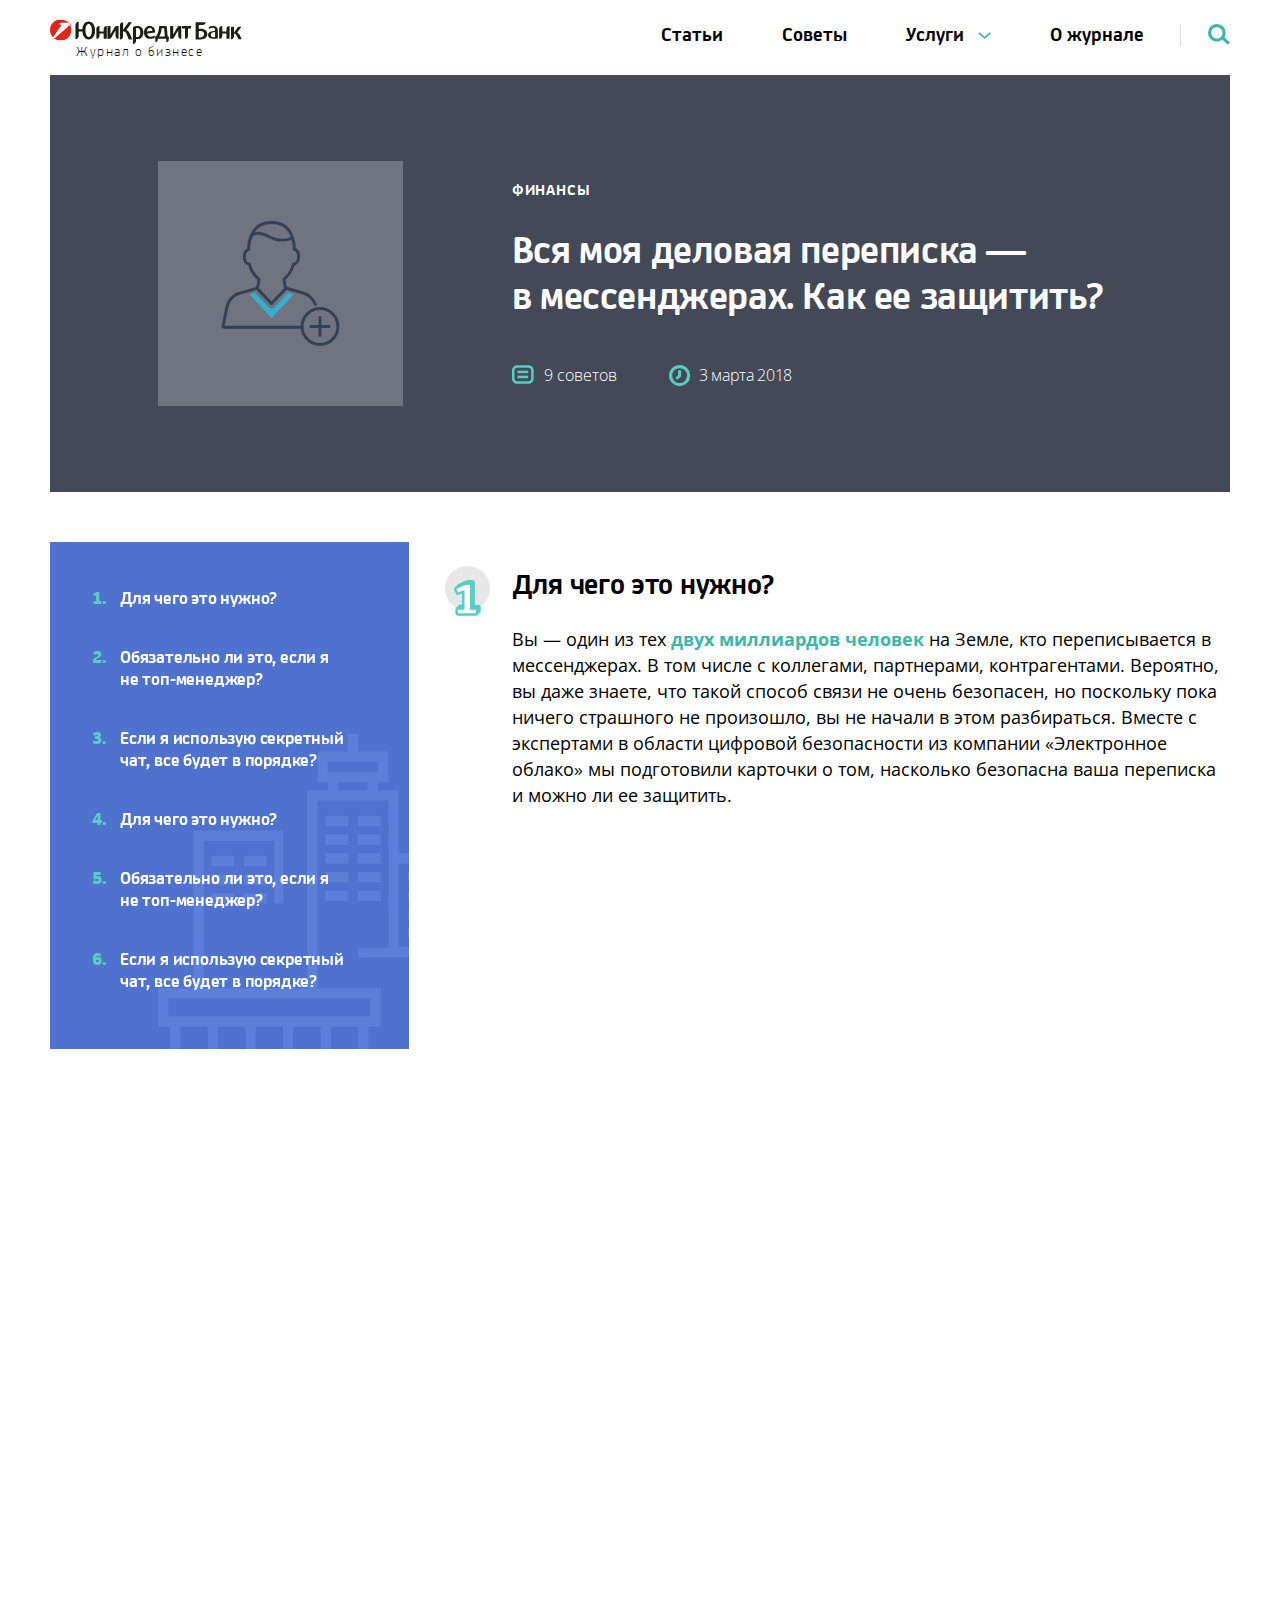
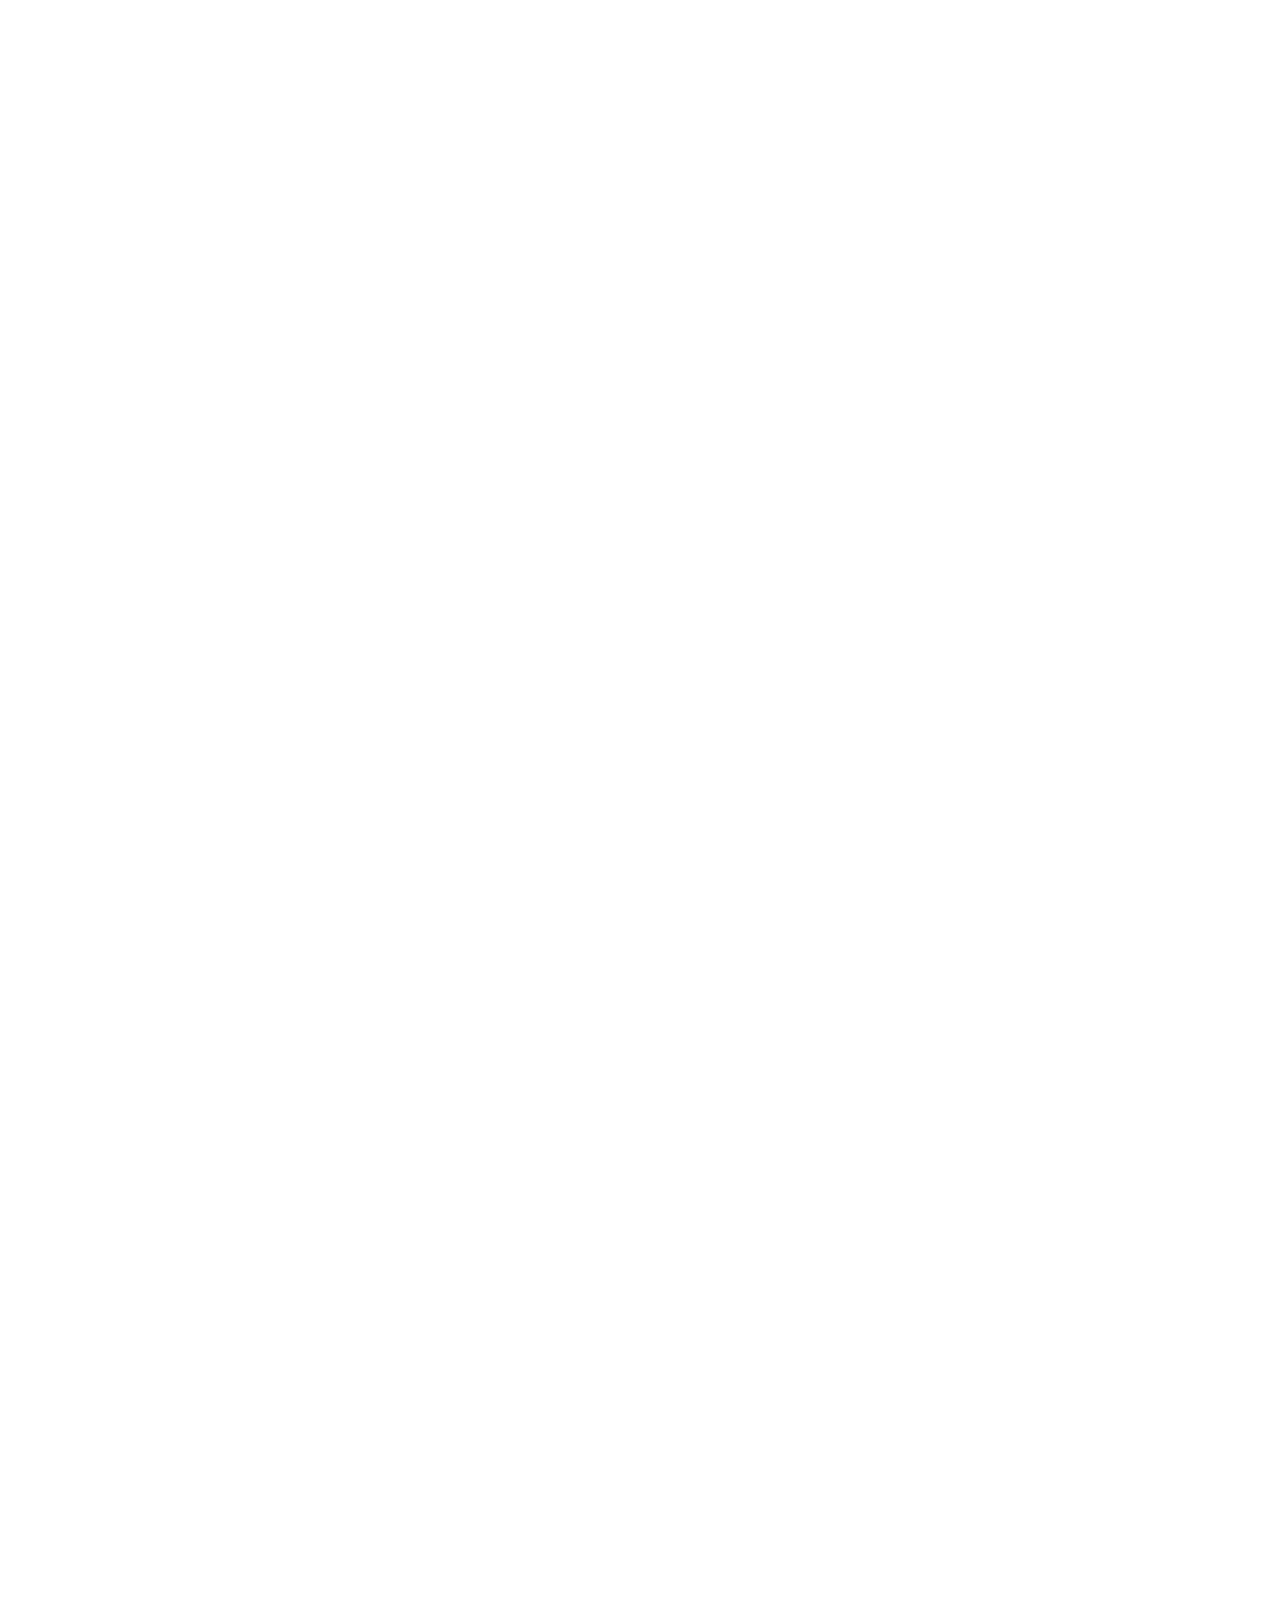
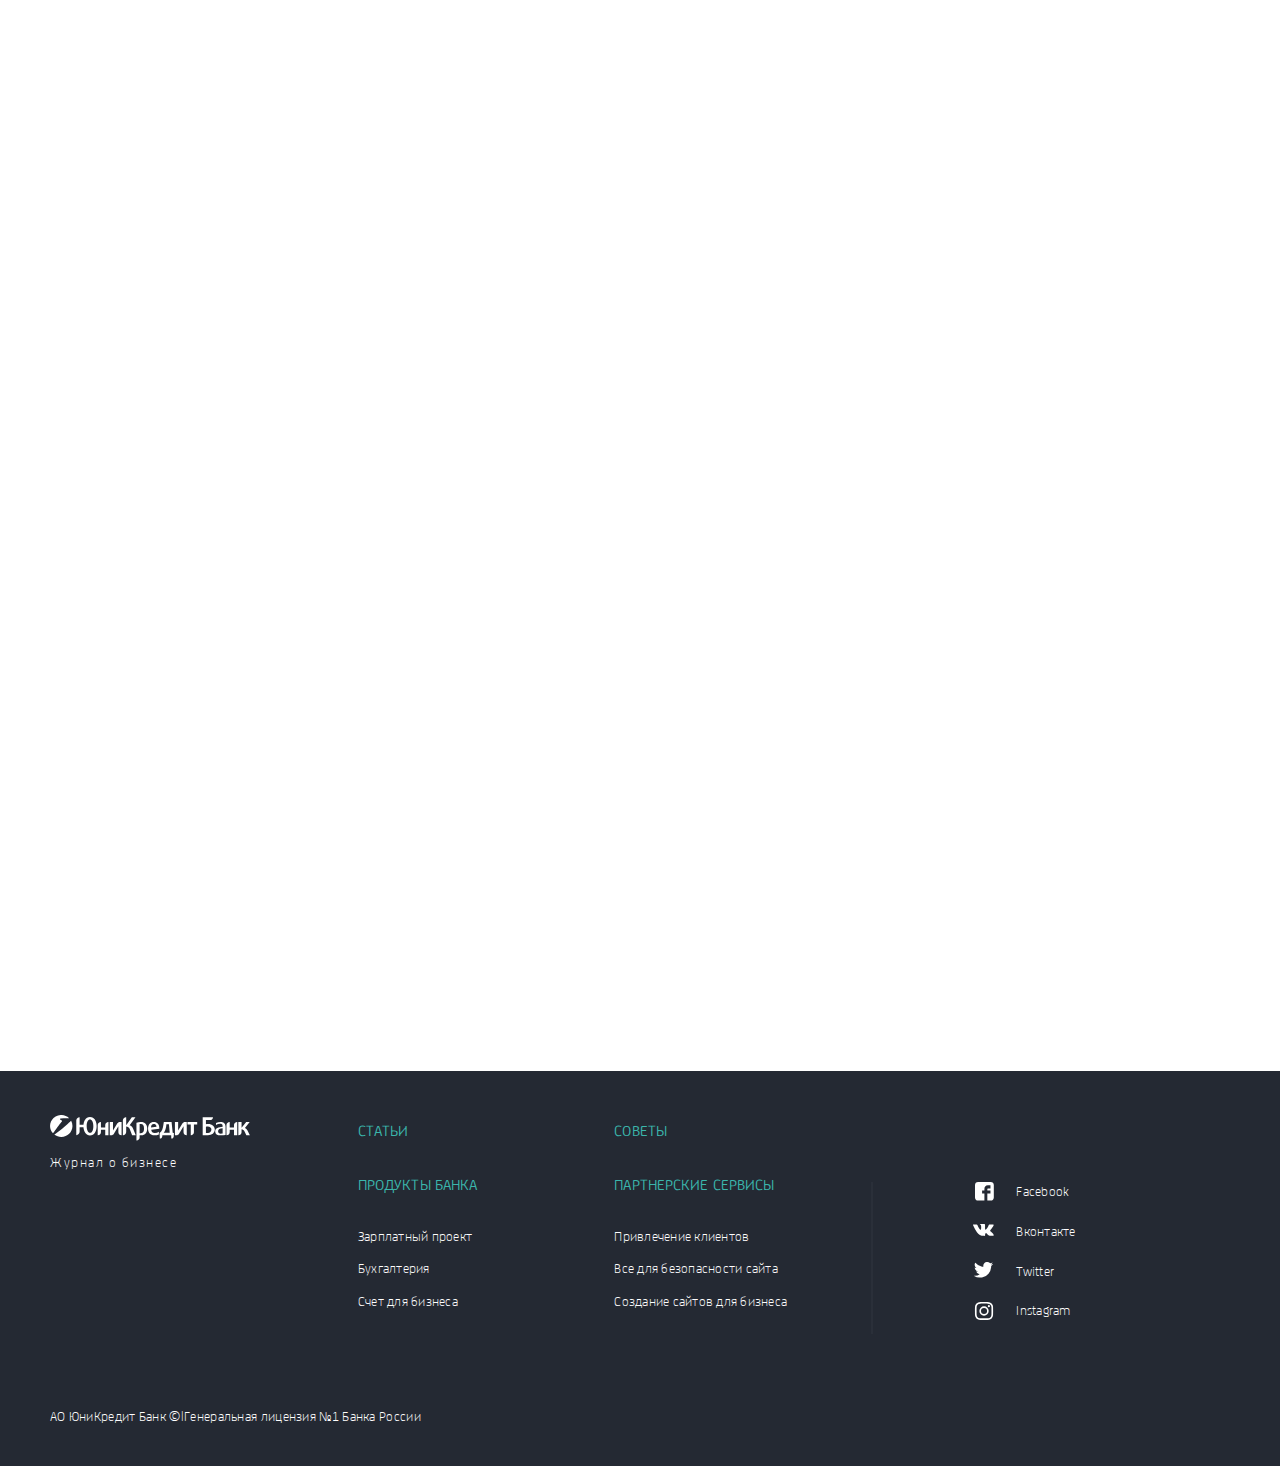
<file: advice.html>
<!DOCTYPE HTML>
<html lang="ru">
<head>
    <meta http-equiv="X-UA-Compatible" content="IE=edge">
    <meta charset="utf-8">
    <meta name="viewport" content="width=device-width, initial-scale=1, maximum-scale=1, shrink-to-fit=no">
    <title>ЮниКредит Банк. Журнал о бизнесе</title>
    <meta name="description" content="">
    <meta name="format-detection" content="telephone=no">
    <meta name="format-detection" content="address=no">
    <link rel="stylesheet" href="css/style.css">
    <link rel="apple-touch-icon" href="apple-touch-icon.png">
    <link rel="shortcut icon" href="favicon.ico">
</head>
<body class="no-js">
    <div class="main">
        <header class="header-global">
            <div class="container">
                <div class="row">
                    <div class="col-lg-6 col-19">
                        <div class="logo animationFadeIn">
                            <a href="/">
                                <img src="images/logo.svg" alt="">
                                <span class="logo-title">Журнал о бизнесе</span>
                            </a>
                        </div>
                    </div>
                    <!-- /.col -->
                    <div class="col-lg-17 col-4">
                        <a href="#" class="navigation-toggle animationFadeIn"><span class="navigation-toggle-icon"></span></a>
                        <div class="header-nav animationFadeIn clearfix d-none d-lg-block">
                            <div class="header-search">
                                <a href="#" class="header-search-toggle">
                                    <span class="svg">
                                        <svg width="27" height="26" viewBox="0 0 27 26" xmlns="http://www.w3.org/2000/svg"><g transform="translate(1 1)" stroke="#3bb6ac" class="svg-stroke" stroke-width="3.84" fill="none" fill-rule="evenodd"><circle cx="9.86" cy="9.859" r="8.95"/><path d="M16.97 15.698l7.52 7.518"/></g></svg>
                                    </span>
                                </a>
                                <div class="header-search-panel">
                                    <input type="text" class="header-search-text" placeholder="Что вы ищете?">
                                    <input type="hidden">
                                    <a href="#" class="header-search-button">
                                        <span class="svg">
                                            <svg width="27" height="26" viewBox="0 0 27 26" xmlns="http://www.w3.org/2000/svg"><g transform="translate(1 1)" stroke="#3bb6ac" class="svg-stroke" stroke-width="3.84" fill="none" fill-rule="evenodd"><circle cx="9.86" cy="9.859" r="8.95"/><path d="M16.97 15.698l7.52 7.518"/></g></svg>
                                        </span>
                                    </a>
                                    <a href="#" class="header-search-close"></a>
                                </div>
                            </div>
                            <!-- /.header-search -->
                            <div class="header-menu">
                                <ul class="menu clearfix">
                                    <li><a href="#">Статьи</a></li>
                                    <li><a href="#">Советы</a></li>
                                    <li>
                                        <a href="#">Услуги</a>
                                        <a href="#menu-toggle-services" class="menu-toggle"><span class="svg"><svg width="19" height="11" viewBox="0 0 19 11" xmlns="http://www.w3.org/2000/svg"><path d="M17.92 1.186L9.6 8.698 1.28 1.186" stroke="#3bb6ac" class="svg-stroke" stroke-width="2.56" fill="none" fill-rule="evenodd"/></svg></span></a>
                                    </li>
                                    <li><a href="#">О журнале</a></li>
                                </ul>
                            </div>
                            <!-- /.header-menu -->
                        </div>
                        <!-- /.header-nav -->
                    </div>
                    <!-- /.col -->
                </div>
                <!-- /.row -->
            </div>
            <!-- /.container -->
        </header>
        <div class="header-submenu-panel" data-panel="menu-toggle-services">
            <div class="container">
                <div class="row">
                    <div class="col-23">
                        <ul class="header-submenu">
                            <li><a href="#" class="submenu-business">Как начать бизнес</a></li>
                            <li><a href="#">Валютный контроль</a></li>
                            <li><a href="#">Зарплатный проект</a></li>
                            <li><a href="#">Депозиты</a></li>
                            <li><a href="#">Расчетно-кассовое обслуживание</a></li>
                            <li><a href="#">Конверсионные операции</a></li>
                            <li><a href="#">Кредиты</a></li>
                            <li><a href="#">Партнерские проекты</a></li>
                        </ul>
                        <!-- /.header-submenu -->
                    </div>
                    <!-- /.col -->
                </div>
                <!-- /.row -->
            </div>
            <!-- /.container -->
        </div>
        <!-- /.header-submenu-panel -->
        <div class="navigation">
            <div class="navigation-content">
                <div class="container">
                    <div class="row">
                        <div class="col-23">
                            <div class="navigation-menu-wrapper full-screen">
                                <ul class="navigation-menu">
                                    <li><a href="#">Статьи</a></li>
                                    <li><a href="#">Советы</a></li>
                                    <li>
                                        <a href="#">Услуги</a>
                                        <a href="#" class="navigation-menu-toggle"><span class="svg"><svg width="19" height="11" viewBox="0 0 19 11" xmlns="http://www.w3.org/2000/svg"><path d="M17.92 1.186L9.6 8.698 1.28 1.186" stroke="#3bb6ac" class="svg-stroke" stroke-width="2.56" fill="none" fill-rule="evenodd"/></svg></span></a>
                                        <ul class="navigation-submenu">
                                            <li><a href="#" class="submenu-business">Как начать бизнес</a></li>
                                            <li><a href="#">Валютный контроль</a></li>
                                            <li><a href="#">Зарплатный проект</a></li>
                                            <li><a href="#">Депозиты</a></li>
                                            <li><a href="#">Расчетно-кассовое обслуживание</a></li>
                                            <li><a href="#">Конверсионные операции</a></li>
                                            <li><a href="#">Кредиты</a></li>
                                            <li><a href="#">Партнерские проекты</a></li>
                                        </ul>
                                    </li>
                                    <li><a href="#">О журнале</a></li>
                                </ul>
                            </div>
                            <!-- /.navigation-menu-wrapper -->
                        </div>
                        <!-- /.col -->
                    </div>
                    <!-- /.row -->
                </div>
                <!-- /.container -->
            </div>
            <!-- /.navigation-content -->
            <div class="navigation-footer">
                <div class="container">
                    <div class="row">
                        <div class="col-md-11 col-23">
                            <div class="footer-logo">
                                <a href="/">
                                    <img src="images/logo_white.svg" alt="">
                                    <span class="footer-logo-title">Журнал о бизнесе</span>
                                </a>
                            </div>
                        </div>
                        <!-- /.col -->
                        <div class="col-md-12 col-23">
                            <ul class="footer-social">
                                <li><a href="#">Facebook
                                    <span class="footer-social-ico footer-social-ico1">
                                        <span class="svg">
                                            <svg width="18" height="18" viewBox="0 0 18 18" xmlns="http://www.w3.org/2000/svg"><path d="M17.82 2.94A3.056 3.056 0 0 0 14.851.01H2.972A3.057 3.057 0 0 0 .003 2.94v11.74a3.059 3.059 0 0 0 2.97 2.94h5.939v-6.65H6.734V8.03h2.178V6.89a3.63 3.63 0 0 1 3.34-3.75h2.4v2.93h-2.4a.725.725 0 0 0-.569.79v1.17h2.97v2.94h-2.97v6.65h3.168a3.058 3.058 0 0 0 2.969-2.94V2.94z" fill="#FFF" class="svg-fill" fill-rule="evenodd"/></svg>
                                        </span>
                                    </span>
                                </a></li>
                                <li><a href="#">Вконтакте
                                    <span class="footer-social-ico footer-social-ico2">
                                        <span class="svg">
                                            <svg width="21" height="13" viewBox="0 0 21 13" xmlns="http://www.w3.org/2000/svg"><path d="M17.824 8.54c.712.655 1.39 1.346 2.031 2.07.281.325.525.68.727 1.06a.757.757 0 0 1-.46 1.18H17.1a2.3 2.3 0 0 1-1.924-.79c-.416-.43-.806-.89-1.208-1.34a3.052 3.052 0 0 0-.542-.49.631.631 0 0 0-1 .25 3.224 3.224 0 0 0-.319 1.43.8.8 0 0 1-.961.94 7.658 7.658 0 0 1-4.32-.94 9.594 9.594 0 0 1-2.907-2.76 36.736 36.736 0 0 1-3.827-6.9c-.242-.54-.065-.84.526-.85.987-.02 1.973-.01 2.958 0a.875.875 0 0 1 .819.62 18.53 18.53 0 0 0 2 3.76c.201.322.457.606.757.84a.455.455 0 0 0 .782-.23 2.6 2.6 0 0 0 .173-.79c.09-.919.074-1.845-.048-2.76a1.138 1.138 0 0 0-.97-1.05c-.288-.06-.245-.17-.106-.33.209-.304.558-.482.927-.47h3.412c.45.047.777.45.731.9v3.84c-.019.388.163.758.481.98a.677.677 0 0 0 .682-.34 12.036 12.036 0 0 0 1.921-2.99c.231-.47.43-.96.624-1.45a.725.725 0 0 1 .77-.54h3.284c.098-.003.196.003.292.02a.58.58 0 0 1 .533.89 8.434 8.434 0 0 1-1.306 2.29c-.548.76-1.132 1.5-1.677 2.28a1.047 1.047 0 0 0 .161 1.67h.006z" fill="#FFF" class="svg-fill" fill-rule="evenodd"/></svg>
                                        </span>
                                    </span>
                                </a></li>
                                <li><a href="#">Twitter
                                    <span class="footer-social-ico footer-social-ico3">
                                        <span class="svg">
                                            <svg width="20" height="16" viewBox="0 0 20 16" xmlns="http://www.w3.org/2000/svg"><path d="M.002 13.82a8.007 8.007 0 0 0 5.726-1.6.1.1 0 0 0-.107-.04.364.364 0 0 0-.1-.01 4.1 4.1 0 0 1-.605-.1 3.93 3.93 0 0 1-2.772-2.48c-.013-.04-.021-.08-.033-.12.2.02.386.04.574.05.19.008.38.002.568-.02.19-.019.378-.052.563-.1a.206.206 0 0 0-.124-.05 3.936 3.936 0 0 1-2.405-1.78 3.792 3.792 0 0 1-.562-2.06c.039.01.071.02.1.03.358.19.745.318 1.146.38.1.02.207.03.312.04.05.005.1.005.15 0 .012-.04-.033-.05-.057-.07A3.932 3.932 0 0 1 1.209.87c.016-.03.034-.06.053-.09l.03-.03c.027.035.056.069.088.1a11.164 11.164 0 0 0 6.072 3.72c.502.11 1.01.19 1.522.24.109 0 .218.01.328.02h.081a.842.842 0 0 0-.01-.1 3.9 3.9 0 0 1 1.12-3.61A3.775 3.775 0 0 1 12.601.07a3.9 3.9 0 0 1 3.3.98c.068.06.13.13.191.19a.454.454 0 0 0 .167-.02 7.888 7.888 0 0 0 2.2-.84c.035-.02.07-.03.113-.05a.2.2 0 0 1-.028.14 3.9 3.9 0 0 1-1.483 1.88l-.121.09c.019.04.046.02.066.02a8.521 8.521 0 0 0 1.987-.54.1.1 0 0 1 .106-.02 7.455 7.455 0 0 1-.877 1.08c-.32.33-.67.632-1.045.9v.17c.013.407.002.814-.032 1.22a11.665 11.665 0 0 1-2.65 6.43 10.545 10.545 0 0 1-5.823 3.58c-.502.11-1.01.19-1.521.24a10.5 10.5 0 0 1-1.586.04 11.182 11.182 0 0 1-5.452-1.65.232.232 0 0 1-.111-.09z" fill="#FFF" class="svg-fill" fill-rule="evenodd"/></svg>
                                        </span>
                                    </span>
                                </a></li>
                                <li><a href="#">Instagram
                                    <span class="footer-social-ico footer-social-ico4">
                                        <span class="svg">
                                            <svg width="21" height="19" viewBox="0 0 21 19" xmlns="http://www.w3.org/2000/svg"><path d="M7.354 9.45a3.18 3.18 0 1 1 3.18 3.14 3.156 3.156 0 0 1-3.18-3.14m-1.719 0a4.9 4.9 0 1 0 4.9-4.84 4.872 4.872 0 0 0-4.9 4.84m8.846-5.03a1.145 1.145 0 1 0 2.29.01 1.145 1.145 0 0 0-2.29-.01m-7.8 12.7a5.3 5.3 0 0 1-1.772-.32 2.969 2.969 0 0 1-1.1-.71 2.888 2.888 0 0 1-.713-1.08 5.143 5.143 0 0 1-.329-1.75c-.046-.99-.055-1.29-.055-3.81s.01-2.82.055-3.81c.007-.598.118-1.19.329-1.75a3.1 3.1 0 0 1 1.81-1.79 5.494 5.494 0 0 1 1.772-.33c1.006-.04 1.308-.05 3.855-.05 2.547 0 2.848.01 3.855.05a5.486 5.486 0 0 1 1.771.33c.833.31 1.492.961 1.811 1.79.21.56.322 1.152.329 1.75.046.99.055 1.29.055 3.81s-.009 2.81-.055 3.81a5.143 5.143 0 0 1-.329 1.75 2.912 2.912 0 0 1-.713 1.08 2.957 2.957 0 0 1-1.1.71 5.288 5.288 0 0 1-1.771.32c-1.006.05-1.308.06-3.855.06-2.547 0-2.849-.01-3.855-.06M6.597.08a6.745 6.745 0 0 0-2.315.44 4.812 4.812 0 0 0-2.791 2.75 6.919 6.919 0 0 0-.443 2.29C1.001 6.57.991 6.89.991 9.45s.01 2.88.057 3.89c.017.783.167 1.557.443 2.29a4.75 4.75 0 0 0 1.1 1.67 4.7 4.7 0 0 0 1.69 1.08 7 7 0 0 0 2.315.44c1.018.05 1.343.06 3.934.06s2.915-.01 3.933-.06a6.992 6.992 0 0 0 2.315-.44 4.7 4.7 0 0 0 1.69-1.08 4.777 4.777 0 0 0 1.1-1.67 6.893 6.893 0 0 0 .443-2.29c.046-1.01.057-1.33.057-3.89s-.011-2.88-.057-3.89a6.919 6.919 0 0 0-.443-2.29 4.814 4.814 0 0 0-2.79-2.75 6.756 6.756 0 0 0-2.316-.44C13.445.03 13.12.02 10.529.02c-2.591 0-2.916.01-3.934.06" fill="#FFF" class="svg-fill" fill-rule="evenodd"/></svg>
                                        </span>
                                    </span>
                                </a></li>
                            </ul>
                        </div>
                        <!-- /.col -->
                    </div>
                    <!-- /.row -->
                    <div class="row">
                        <div class="col-23">
                            <div class="navigation-footer-search clearfix">
                                <input type="text" class="navigation-footer-search-text" placeholder="Что вы ищете?">
                                <input type="hidden">
                                <a href="#" class="navigation-footer-search-button">
                                    <span class="svg">
                                        <svg width="27" height="26" viewBox="0 0 27 26" xmlns="http://www.w3.org/2000/svg"><g transform="translate(1 1)" stroke="#3bb6ac" class="svg-stroke" stroke-width="3.84" fill="none" fill-rule="evenodd"><circle cx="9.86" cy="9.859" r="8.95"/><path d="M16.97 15.698l7.52 7.518"/></g></svg>
                                    </span>
                                </a>
                            </div>
                            <!-- /.navigation-footer-search -->
                        </div>
                        <!-- /.col -->
                    </div>
                    <!-- /.row -->
                </div>
                <!-- /.container -->
            </div>
            <!-- /.navigation-footer -->
        </div>
        <!-- /.navigation -->
        <div class="spanning">
            <div class="container">
                <div class="advice-hero animationFadeInUp">
                    <div class="row align-items-center">
                        <div class="col-lg-7 offset-lg-1 col-md-11 col-23 order-1 order-md-2 order-lg-1">
                            <div class="advice-hero-img" style="background-image: url('upload/icon-advice-new1.svg');"></div>
                        </div>
                        <!-- /.col -->
                        <div class="col-lg-14 offset-lg-1 col-md-12 col-23 order-2 order-md-1 order-lg-2">
                            <div class="advice-hero-content">
                                <div class="article-hero-category"><a href="#">Финансы</a></div>
                                <div class="article-hero-title">
                                    <h1>Вся моя деловая переписка — в&nbsp;мессенджерах. Как ее защитить?</h1>
                                </div>
                                <div class="advice-hero-info">
                                    <span class="home-advice-number"><strong>9 советов</strong></span>
                                    <div class="article-hero-date">3 марта 2018</div>
                                </div>
                            </div>
                            <!-- /.advice-hero-content -->
                        </div>
                        <!-- /.col -->
                    </div>
                    <!-- /.row -->
                </div>
                <!-- /.advice-hero -->
                <div class="article wysiwyg">
                    <div class="row">
                        <div class="col-lg-7 d-none d-lg-block">
                            <div class="advice-list sticky animationFadeInUp delay02">
                                <div class="advice-list-content">
                                    <ol>
                                        <li><a href="#advice-1">Для чего это нужно?&nbsp;<span class="arrow"><span class="arrow-line"></span><span class="arrow-top"></span><span class="arrow-bottom"></span></span></a></li>
                                        <li><a href="#advice-2">Обязательно ли это, если я не <span class="nowrap">топ-менеджер</span>?&nbsp;<span class="arrow"><span class="arrow-line"></span><span class="arrow-top"></span><span class="arrow-bottom"></span></span></a></li>
                                        <li><a href="#advice-3">Если я использую секретный чат, все будет в порядке?&nbsp;<span class="arrow"><span class="arrow-line"></span><span class="arrow-top"></span><span class="arrow-bottom"></span></span></a></li>
                                        <li><a href="#advice-4">Для чего это нужно?&nbsp;<span class="arrow"><span class="arrow-line"></span><span class="arrow-top"></span><span class="arrow-bottom"></span></span></a></li>
                                        <li><a href="#advice-5">Обязательно ли это, если я не <span class="nowrap">топ-менеджер</span>?&nbsp;<span class="arrow"><span class="arrow-line"></span><span class="arrow-top"></span><span class="arrow-bottom"></span></span></a></li>
                                        <li><a href="#advice-6">Если я использую секретный чат, все будет в порядке?&nbsp;<span class="arrow"><span class="arrow-line"></span><span class="arrow-top"></span><span class="arrow-bottom"></span></span></a></li>
                                    </ol>
                                </div>
                                <div class="advice-list-bg">
                                    <span class="svg">
                                        <svg width="572" height="674" viewBox="0 0 572 674" xmlns="http://www.w3.org/2000/svg"><path d="M266.598 249.568v16.247l36.264-.002v-16.245h-36.264zm0-29.786v16.247h36.264v-16.247h-36.264zm.003-13.652h36.264v-16.247h-36.264v16.247zm36.264-29.786V160.1h-36.264v16.247l36.264-.003zm0-29.785v-16.247h-36.264v16.247h36.264zm51.763 119.254v-16.245H318.36v16.247l36.268-.002zm43.408-46.146v16.247h95.279v-16.245l-95.279-.002zm0 29.786V265.7h95.279v-16.245l-95.279-.002zm0 29.786v16.247h95.279v-16.245l-95.279-.002zm0 29.786v16.247h95.279v-16.245l-95.279-.002zm106.962-89.358v16.247h35.418v-16.245l-35.418-.002zm0 29.786V265.7h35.418v-16.245l-35.418-.002zm0 29.786v16.247h35.418v-16.245l-35.418-.002zm0 29.786v16.247h35.418v-16.245l-35.418-.002zm-150.37-72.996v-16.247H318.36v16.247h36.268zm-36.265-46.146v16.247h36.265v-16.247h-36.265zm0-29.786v16.247h36.265V160.1l-36.265-.003zm0-29.785v16.247h36.265v-16.247h-36.265zM70.043 637.185h41.443v-16.247H70.043v16.247zm166.225-16.247v16.247h39.866v-16.247h-39.866zm-124.782 50.77v-16.247H70.043v16.247h41.443zm124.782-16.247v16.247h39.866v-16.247h-39.866zm1.65-250.652h16.004V106H366.95l.112 234.294h-48.124V356l217.053-1v95h16.004v-95H572V190H382.954V90h-33.008V77h17.004V28h-48.012V0h-17.004v28h-48.012v49h17.004v13h-33.008v314.809zm144.95-198.679H555.9v132.683H382.868V206.13zM333.782 90.024h-46.75V76.485h46.75v13.539zm-63.316-29.786V43.991h79.875v16.247h-79.875zM85.062 269.74h36.268v-16.247H85.062v16.247zm36.268-29.785v-16.247H85.062v16.247h36.268zm0-29.786v-16.247H85.062v16.247h36.268zm15.493 43.324v16.247h36.265v-16.247h-36.265zm0-29.785v16.247h36.265v-16.247h-36.265zm0-29.786v16.247h36.265v-16.247h-36.265zm63.135 75.818V153.645H56.378l.029 251.164h16.239V169.881h112.443v99.859h14.869zM19.285 674h16.239v-87.84h283.654V674h16.24V466.146h19.21v-61.337H0v61.337h19.285V674zm16.239-104.086v-43.76h43.74v43.76h-43.74zm0-60.007v-43.76h43.74v43.76h-43.74zm103.717 60.007H95.502v-43.76h43.74v43.76zm0-60.007H95.502v-43.76h43.74v43.76zm59.979 60.007h-43.74v-43.76h43.74v43.76zm0-60.007h-43.74v-43.76h43.74v43.76zm59.978 60.007h-43.74v-43.76h43.74v43.76zm0-60.007h-43.74v-43.76h43.74v43.76zm59.98 60.006h-43.74v-43.76h43.74v43.76zm0-60.007h-43.74v-43.76h43.74v43.76zM16.313 449.9v-28.433h322.079V449.9H16.313z" fill="#5c80da" fill-rule="evenodd"/></svg>
                                    </span>
                                </div>
                            </div>
                            <!-- /.advice-list -->
                        </div>
                        <!-- /.col -->
                        <div class="col-lg-15 offset-lg-1 col-23">
                            <div class="article-content">
                                <div class="advice-item" id="advice-1">
                                    <div class="advice-item-number"><span><img src="upload/icon-number1.svg" alt=""></span></div>
                                    <div class="advice-item-title">Для чего это нужно?</div>
                                    <p>Вы — один из тех <strong><a href="#">двух миллиардов человек</a></strong> на Земле, кто переписывается в мессенджерах. В том числе с коллегами, партнерами, контрагентами. Вероятно, вы даже знаете, что такой способ связи не очень безопасен, но поскольку пока ничего страшного не произошло, вы не начали в этом разбираться. Вместе с экспертами в области цифровой безопасности из компании «Электронное облако» мы подготовили карточки о том, насколько безопасна ваша переписка и можно ли ее защитить.</p>
                                </div>
                                <!-- /.advice-item -->
                                <div class="advice-item" id="advice-2">
                                    <div class="advice-item-number"><span><img src="upload/icon-number2.svg" alt=""></span></div>
                                    <div class="advice-item-title">Обязательно ли это, если я не топ-менеджер?</div>
                                    <p>На рынке довольно много корпоративных мессенджеров, например Slack, FlowDock, HipChat. Они более удобны для решения собственно деловых задач, позволяют работать в группах и так далее.</p>
                                    <p>Как и в обычных мессенджерах, в них бывают уязвимости. Например, в сентябре 2017 года обнаружилась «дырка» при рассылке обновлений Slack, которая позволяла отправлять пользователям скомпрометированное приложение. Позднее выяснилась еще одна особенность деловых мессенджеров: оказалось, что злоумышленник может зарегистрироваться в рабочей группе условной компании NN, если использует в адресе электронной почты доменное имя этой компании (скажем, @nn.com), а служба поддержки при этом не проверит адрес вручную.</p>
                                </div>
                                <!-- /.advice-item -->
                                <figure>
                                    <div class="article-product-block">
                                        <div class="home-articles-latest-wrapper">
                                            <div class="home-article home-article-product home-article-x2">
                                                <div class="home-article-inside">
                                                    <div class="home-article-product-img">
                                                        <div class="home-article-img-inside" style="background-image: url('upload/article-8.jpg');"></div>
                                                    </div>
                                                    <div class="home-article-product-category"><span>Продукты банка</span></div>
                                                    <div class="home-article-product-content">
                                                        <div class="home-article-category"><a href="#">Инвестиции</a></div>
                                                        <div class="home-article-product-title"><a href="#">Победить текучку и лень&nbsp;<span class="arrow arrow-bold arrow-green"><span class="arrow-line"></span><span class="arrow-top"></span><span class="arrow-bottom"></span></span></a></div>
                                                    </div>
                                                </div>
                                                <!-- /.home-article-inside -->
                                            </div>
                                            <!-- /.home-article -->
                                        </div>
                                        <!-- /.home-articles-latest-wrapper -->
                                    </div>
                                    <!-- /.article-product-block -->
                                </figure>
                                <div class="advice-item" id="advice-3">
                                    <div class="advice-item-number"><span><img src="upload/icon-number3.svg" alt=""></span></div>
                                    <div class="advice-item-title">Если я использую секретный чат, все будет в порядке?</div>
                                    <p>Вы — один из тех двух миллиардов человек на Земле, кто переписывается в мессенджерах. В том числе с коллегами, партнерами, контрагентами. Вероятно, вы даже знаете, что такой способ связи не очень безопасен, но поскольку пока ничего страшного не произошло, вы не начали в этом разбираться. Вместе с экспертами в области цифровой безопасности из компании «Электронное облако» мы подготовили карточки о том, насколько безопасна ваша переписка и можно ли ее защитить.</p>
                                </div>
                                <!-- /.advice-item -->
                                <div class="advice-item" id="advice-4">
                                    <div class="advice-item-number"><span><img src="upload/icon-number4.svg" alt=""></span></div>
                                    <div class="advice-item-title">Что для этого нужно?</div>
                                    <p>На рынке довольно много корпоративных мессенджеров, например Slack, FlowDock, HipChat. Они более удобны для решения собственно деловых задач, позволяют работать в группах и так далее.</p>
                                    <p>Как и в обычных мессенджерах, в них бывают уязвимости. Например, в сентябре 2017 года обнаружилась «дырка» при рассылке обновлений Slack, которая позволяла отправлять пользователям скомпрометированное приложение. Позднее выяснилась еще одна особенность деловых мессенджеров: оказалось, что злоумышленник может зарегистрироваться в рабочей группе условной компании NN, если использует в адресе электронной почты доменное имя этой компании (скажем, @nn.com), а служба поддержки при этом не проверит адрес вручную.</p>
                                </div>
                                <!-- /.advice-item -->
                                <figure>
                                    <img src="upload/article-7.jpg" alt="">
                                    <figcaption>Открытие продаж Iphone 10. Фото: Евгений Мельников</figcaption>
                                </figure>
                                <div class="advice-item" id="advice-5">
                                    <div class="advice-item-number"><span><img src="upload/icon-number5.svg" alt=""></span></div>
                                    <div class="advice-item-title">Если я использую секретный чат, все будет в порядке?</div>
                                    <p>Вы — один из тех двух миллиардов человек на Земле, кто переписывается в мессенджерах. В том числе с коллегами, партнерами, контрагентами. Вероятно, вы даже знаете, что такой способ связи не очень безопасен, но поскольку пока ничего страшного не произошло, вы не начали в этом разбираться. Вместе с экспертами в области цифровой безопасности из компании «Электронное облако» мы подготовили карточки о том, насколько безопасна ваша переписка и можно ли ее защитить.</p>
                                </div>
                                <!-- /.advice-item -->
                                <div class="advice-item" id="advice-6">
                                    <div class="advice-item-number"><span><img src="upload/icon-number6.svg" alt=""></span></div>
                                    <div class="advice-item-title">Что для этого нужно?</div>
                                    <p>Вы — один из тех двух миллиардов человек на Земле, кто переписывается в мессенджерах. В том числе с коллегами, партнерами, контрагентами. Вероятно, вы даже знаете, что такой способ связи не очень безопасен, но поскольку пока ничего страшного не произошло, вы не начали в этом разбираться. Вместе с экспертами в области цифровой безопасности из компании «Электронное облако» мы подготовили карточки о том, насколько безопасна ваша переписка и можно ли ее защитить.</p>
                                </div>
                                <!-- /.advice-item -->
                                <div class="article-social advice-social animationFadeIn">
                                    <h4>Поделитесь этими советами</h4>
                                    <div class="article-social-list clearfix">
                                        <a href="#"><span class="article-social-ico1"><img src="upload/icon-facebook_c.svg" alt=""></span></a>
                                        <a href="#"><span class="article-social-ico2"><img src="upload/icon-vk_c.svg" alt=""></span></a>
                                        <a href="#"><span class="article-social-ico3"><img src="upload/icon-twitter_c.svg" alt=""></span></a>
                                        <a href="#"><span class="article-social-ico4"><img src="upload/icon-instagram_c.svg" alt=""></span></a>
                                    </div>
                                </div>
                                <!-- /.article-social -->
                            </div>
                            <!-- /.article-content -->
                        </div>
                        <!-- /.col -->
                    </div>
                    <!-- /.row -->
                </div>
                <!-- /.article -->
            </div>
            <!-- /.container -->
            <div class="home-advices animationFadeIn">
                <div class="container">
                    <div class="row">
                        <div class="col-23">
                            <div class="home-advices-category">
                                <h3>Что еще почитать</h3>
                            </div>
                            <div class="home-advices-slider-wrapper">
                                <div class="home-advices-slider">
                                    <ul class="slidee">
                                        <li>
                                            <span class="home-advice">
                                                <span class="home-advice-img" style="background-image: url('upload/icon-advice-new2.svg');"></span>
                                                <span class="home-advice-category"><a href="#">Финансы</a></span>
                                                <span class="home-advice-title"><a href="#">Кому можно вести кадры по упрощенной схеме?&nbsp;<span class="arrow arrow-bold arrow-green"><span class="arrow-line"></span><span class="arrow-top"></span><span class="arrow-bottom"></span></span></a></span>
                                                <span class="home-advice-number"><strong>4 совета</strong></span>
                                            </span>
                                        </li>
                                        <li>
                                            <span class="home-advice">
                                                <span class="home-advice-img">
                                                    <span class="home-advice-img-inside" style="background-image: url('upload/article-3.jpg');"></span>
                                                </span>
                                                <span class="home-advice-category"><a href="#">Инвестиции</a></span>
                                                <span class="home-advice-title"><a href="#">Исследование: хакеры способны влиять на курсы криптовалют с помощью кибератак&nbsp;<span class="arrow arrow-bold arrow-green"><span class="arrow-line"></span><span class="arrow-top"></span><span class="arrow-bottom"></span></span></a></span>
                                            </span>
                                        </li>
                                        <li>
                                            <span class="home-advice">
                                                <span class="home-advice-img" style="background-image: url('upload/icon-advice-new1.svg');"></span>
                                                <span class="home-advice-category"><a href="#">Финансы</a></span>
                                                <span class="home-advice-title"><a href="#">Кому можно вести кадры по упрощенной схеме?&nbsp;<span class="arrow arrow-bold arrow-green"><span class="arrow-line"></span><span class="arrow-top"></span><span class="arrow-bottom"></span></span></a></span>
                                                <span class="home-advice-number"><strong>4 совета</strong></span>
                                            </span>
                                        </li>
                                        <li>
                                            <span class="home-advice">
                                                <span class="home-advice-img">
                                                    <span class="home-advice-img-inside" style="background-image: url('upload/article-1.jpg');"></span>
                                                </span>
                                                <span class="home-advice-category"><a href="#">Инвестиции</a></span>
                                                <span class="home-advice-title"><a href="#">Есть ли какая-то базовая модель для диверсификации инвестиций?&nbsp;<span class="arrow arrow-bold arrow-green"><span class="arrow-line"></span><span class="arrow-top"></span><span class="arrow-bottom"></span></span></a></span>
                                            </span>
                                        </li>
                                        <li>
                                            <span class="home-advice">
                                                <span class="home-advice-img" style="background-image: url('upload/icon-advice-new3.svg');"></span>
                                                <span class="home-advice-category"><a href="#">Финансы</a></span>
                                                <span class="home-advice-title"><a href="#">Кому можно вести кадры по упрощенной схеме?&nbsp;<span class="arrow arrow-bold arrow-green"><span class="arrow-line"></span><span class="arrow-top"></span><span class="arrow-bottom"></span></span></a></span>
                                                <span class="home-advice-number"><strong>4 совета</strong></span>
                                            </span>
                                        </li>
                                        <li>
                                            <span class="home-advice">
                                                <span class="home-advice-img">
                                                    <span class="home-advice-img-inside" style="background-image: url('upload/article-3.jpg');"></span>
                                                </span>
                                                <span class="home-advice-category"><a href="#">Инвестиции</a></span>
                                                <span class="home-advice-title"><a href="#">Исследование: хакеры способны влиять на курсы криптовалют с помощью кибератак&nbsp;<span class="arrow arrow-bold arrow-green"><span class="arrow-line"></span><span class="arrow-top"></span><span class="arrow-bottom"></span></span></a></span>
                                            </span>
                                        </li>
                                        <li>
                                            <span class="home-advice">
                                                <span class="home-advice-img" style="background-image: url('upload/icon-advice-new4.svg');"></span>
                                                <span class="home-advice-category"><a href="#">Финансы</a></span>
                                                <span class="home-advice-title"><a href="#">Кому можно вести кадры по упрощенной схеме?&nbsp;<span class="arrow arrow-bold arrow-green"><span class="arrow-line"></span><span class="arrow-top"></span><span class="arrow-bottom"></span></span></a></span>
                                                <span class="home-advice-number"><strong>4 совета</strong></span>
                                            </span>
                                        </li>
                                        <li>
                                            <span class="home-advice">
                                                <span class="home-advice-img">
                                                    <span class="home-advice-img-inside" style="background-image: url('upload/article-1.jpg');"></span>
                                                </span>
                                                <span class="home-advice-category"><a href="#">Инвестиции</a></span>
                                                <span class="home-advice-title"><a href="#">Есть ли какая-то базовая модель для диверсификации инвестиций?&nbsp;<span class="arrow arrow-bold arrow-green"><span class="arrow-line"></span><span class="arrow-top"></span><span class="arrow-bottom"></span></span></a></span>
                                            </span>
                                        </li>
                                    </ul>
                                </div>
                                <!-- /.home-advices-slider -->
                                <div class="scrollbar">
                                    <div class="handle"></div>
                                </div>
                            </div>
                            <!-- /.home-advices-slider-wrapper -->
                        </div>
                        <!-- /.col -->
                    </div>
                    <!-- /.row -->
                </div>
                <!-- /.container -->
            </div>
            <!-- /.home-advices -->
        </div>
        <!-- /.spanning-columns -->
        <footer class="footer-global">
            <div class="container">
                <div class="row">
                    <div class="col-lg-6 col-23">
                        <div class="footer-logo">
                            <a href="/">
                                <img src="images/logo_white.svg" alt="">
                                <span class="footer-logo-title">Журнал о бизнесе</span>
                            </a>
                        </div>
                    </div>
                    <!-- /.col -->
                    <div class="col-lg-10 col-md-15 col-23">
                        <ul class="footer-menu">
                            <li><a href="#">Статьи</a></li>
                            <li><a href="#">Советы</a></li>
                            <li><a href="#">Продукты банка</a>
                                <ul>
                                    <li><a href="#">Зарплатный проект</a></li>
                                    <li><a href="#">Бухгалтерия</a></li>
                                    <li><a href="#">Счет для бизнеса</a></li>
                                </ul>
                            </li>
                            <li><a href="#">Партнерские сервисы</a>
                                <ul>
                                    <li><a href="#">Привлечение клиентов</a></li>
                                    <li><a href="#">Все для безопасности сайта</a></li>
                                    <li><a href="#">Создание сайтов для бизнеса</a></li>
                                </ul>
                            </li>
                        </ul>
                    </div>
                    <!-- /.col -->
                    <div class="col-lg-7 col-md-8 col-23">
                        <ul class="footer-social">
                            <li><a href="#">Facebook
                                <span class="footer-social-ico footer-social-ico1">
                                    <span class="svg">
                                        <svg width="18" height="18" viewBox="0 0 18 18" xmlns="http://www.w3.org/2000/svg"><path d="M17.82 2.94A3.056 3.056 0 0 0 14.851.01H2.972A3.057 3.057 0 0 0 .003 2.94v11.74a3.059 3.059 0 0 0 2.97 2.94h5.939v-6.65H6.734V8.03h2.178V6.89a3.63 3.63 0 0 1 3.34-3.75h2.4v2.93h-2.4a.725.725 0 0 0-.569.79v1.17h2.97v2.94h-2.97v6.65h3.168a3.058 3.058 0 0 0 2.969-2.94V2.94z" fill="#FFF" class="svg-fill" fill-rule="evenodd"/></svg>
                                    </span>
                                </span>
                            </a></li>
                            <li><a href="#">Вконтакте
                                <span class="footer-social-ico footer-social-ico2">
                                    <span class="svg">
                                        <svg width="21" height="13" viewBox="0 0 21 13" xmlns="http://www.w3.org/2000/svg"><path d="M17.824 8.54c.712.655 1.39 1.346 2.031 2.07.281.325.525.68.727 1.06a.757.757 0 0 1-.46 1.18H17.1a2.3 2.3 0 0 1-1.924-.79c-.416-.43-.806-.89-1.208-1.34a3.052 3.052 0 0 0-.542-.49.631.631 0 0 0-1 .25 3.224 3.224 0 0 0-.319 1.43.8.8 0 0 1-.961.94 7.658 7.658 0 0 1-4.32-.94 9.594 9.594 0 0 1-2.907-2.76 36.736 36.736 0 0 1-3.827-6.9c-.242-.54-.065-.84.526-.85.987-.02 1.973-.01 2.958 0a.875.875 0 0 1 .819.62 18.53 18.53 0 0 0 2 3.76c.201.322.457.606.757.84a.455.455 0 0 0 .782-.23 2.6 2.6 0 0 0 .173-.79c.09-.919.074-1.845-.048-2.76a1.138 1.138 0 0 0-.97-1.05c-.288-.06-.245-.17-.106-.33.209-.304.558-.482.927-.47h3.412c.45.047.777.45.731.9v3.84c-.019.388.163.758.481.98a.677.677 0 0 0 .682-.34 12.036 12.036 0 0 0 1.921-2.99c.231-.47.43-.96.624-1.45a.725.725 0 0 1 .77-.54h3.284c.098-.003.196.003.292.02a.58.58 0 0 1 .533.89 8.434 8.434 0 0 1-1.306 2.29c-.548.76-1.132 1.5-1.677 2.28a1.047 1.047 0 0 0 .161 1.67h.006z" fill="#FFF" class="svg-fill" fill-rule="evenodd"/></svg>
                                    </span>
                                </span>
                            </a></li>
                            <li><a href="#">Twitter
                                <span class="footer-social-ico footer-social-ico3">
                                    <span class="svg">
                                        <svg width="20" height="16" viewBox="0 0 20 16" xmlns="http://www.w3.org/2000/svg"><path d="M.002 13.82a8.007 8.007 0 0 0 5.726-1.6.1.1 0 0 0-.107-.04.364.364 0 0 0-.1-.01 4.1 4.1 0 0 1-.605-.1 3.93 3.93 0 0 1-2.772-2.48c-.013-.04-.021-.08-.033-.12.2.02.386.04.574.05.19.008.38.002.568-.02.19-.019.378-.052.563-.1a.206.206 0 0 0-.124-.05 3.936 3.936 0 0 1-2.405-1.78 3.792 3.792 0 0 1-.562-2.06c.039.01.071.02.1.03.358.19.745.318 1.146.38.1.02.207.03.312.04.05.005.1.005.15 0 .012-.04-.033-.05-.057-.07A3.932 3.932 0 0 1 1.209.87c.016-.03.034-.06.053-.09l.03-.03c.027.035.056.069.088.1a11.164 11.164 0 0 0 6.072 3.72c.502.11 1.01.19 1.522.24.109 0 .218.01.328.02h.081a.842.842 0 0 0-.01-.1 3.9 3.9 0 0 1 1.12-3.61A3.775 3.775 0 0 1 12.601.07a3.9 3.9 0 0 1 3.3.98c.068.06.13.13.191.19a.454.454 0 0 0 .167-.02 7.888 7.888 0 0 0 2.2-.84c.035-.02.07-.03.113-.05a.2.2 0 0 1-.028.14 3.9 3.9 0 0 1-1.483 1.88l-.121.09c.019.04.046.02.066.02a8.521 8.521 0 0 0 1.987-.54.1.1 0 0 1 .106-.02 7.455 7.455 0 0 1-.877 1.08c-.32.33-.67.632-1.045.9v.17c.013.407.002.814-.032 1.22a11.665 11.665 0 0 1-2.65 6.43 10.545 10.545 0 0 1-5.823 3.58c-.502.11-1.01.19-1.521.24a10.5 10.5 0 0 1-1.586.04 11.182 11.182 0 0 1-5.452-1.65.232.232 0 0 1-.111-.09z" fill="#FFF" class="svg-fill" fill-rule="evenodd"/></svg>
                                    </span>
                                </span>
                            </a></li>
                            <li><a href="#">Instagram
                                <span class="footer-social-ico footer-social-ico4">
                                    <span class="svg">
                                        <svg width="21" height="19" viewBox="0 0 21 19" xmlns="http://www.w3.org/2000/svg"><path d="M7.354 9.45a3.18 3.18 0 1 1 3.18 3.14 3.156 3.156 0 0 1-3.18-3.14m-1.719 0a4.9 4.9 0 1 0 4.9-4.84 4.872 4.872 0 0 0-4.9 4.84m8.846-5.03a1.145 1.145 0 1 0 2.29.01 1.145 1.145 0 0 0-2.29-.01m-7.8 12.7a5.3 5.3 0 0 1-1.772-.32 2.969 2.969 0 0 1-1.1-.71 2.888 2.888 0 0 1-.713-1.08 5.143 5.143 0 0 1-.329-1.75c-.046-.99-.055-1.29-.055-3.81s.01-2.82.055-3.81c.007-.598.118-1.19.329-1.75a3.1 3.1 0 0 1 1.81-1.79 5.494 5.494 0 0 1 1.772-.33c1.006-.04 1.308-.05 3.855-.05 2.547 0 2.848.01 3.855.05a5.486 5.486 0 0 1 1.771.33c.833.31 1.492.961 1.811 1.79.21.56.322 1.152.329 1.75.046.99.055 1.29.055 3.81s-.009 2.81-.055 3.81a5.143 5.143 0 0 1-.329 1.75 2.912 2.912 0 0 1-.713 1.08 2.957 2.957 0 0 1-1.1.71 5.288 5.288 0 0 1-1.771.32c-1.006.05-1.308.06-3.855.06-2.547 0-2.849-.01-3.855-.06M6.597.08a6.745 6.745 0 0 0-2.315.44 4.812 4.812 0 0 0-2.791 2.75 6.919 6.919 0 0 0-.443 2.29C1.001 6.57.991 6.89.991 9.45s.01 2.88.057 3.89c.017.783.167 1.557.443 2.29a4.75 4.75 0 0 0 1.1 1.67 4.7 4.7 0 0 0 1.69 1.08 7 7 0 0 0 2.315.44c1.018.05 1.343.06 3.934.06s2.915-.01 3.933-.06a6.992 6.992 0 0 0 2.315-.44 4.7 4.7 0 0 0 1.69-1.08 4.777 4.777 0 0 0 1.1-1.67 6.893 6.893 0 0 0 .443-2.29c.046-1.01.057-1.33.057-3.89s-.011-2.88-.057-3.89a6.919 6.919 0 0 0-.443-2.29 4.814 4.814 0 0 0-2.79-2.75 6.756 6.756 0 0 0-2.316-.44C13.445.03 13.12.02 10.529.02c-2.591 0-2.916.01-3.934.06" fill="#FFF" class="svg-fill" fill-rule="evenodd"/></svg>
                                    </span>
                                </span>
                            </a></li>
                        </ul>
                    </div>
                    <!-- /.col -->
                </div>
                <!-- /.row -->
            </div>
            <!-- /.container -->
            <div class="footer-copyright">
                <div class="container">
                    <div class="row">
                        <div class="col-23">
                            <p>АО ЮниКредит Банк &copy;<span class="footer-copyright-sep">|</span>Генеральная лицензия №1 Банка России</p>
                        </div>
                        <!-- /.col -->
                    </div>
                    <!-- /.row -->
                </div>
                <!-- /.container -->
            </div>
            <!-- /.footer-copyright -->
        </footer>
    </div>
    <!-- /.main -->
    <script src="js/jquery.js"></script>
    <script src="js/migrate.js"></script>
    <script src="js/library.js"></script>
    <script src="js/script.js"></script>
</body>
</html>
</file>
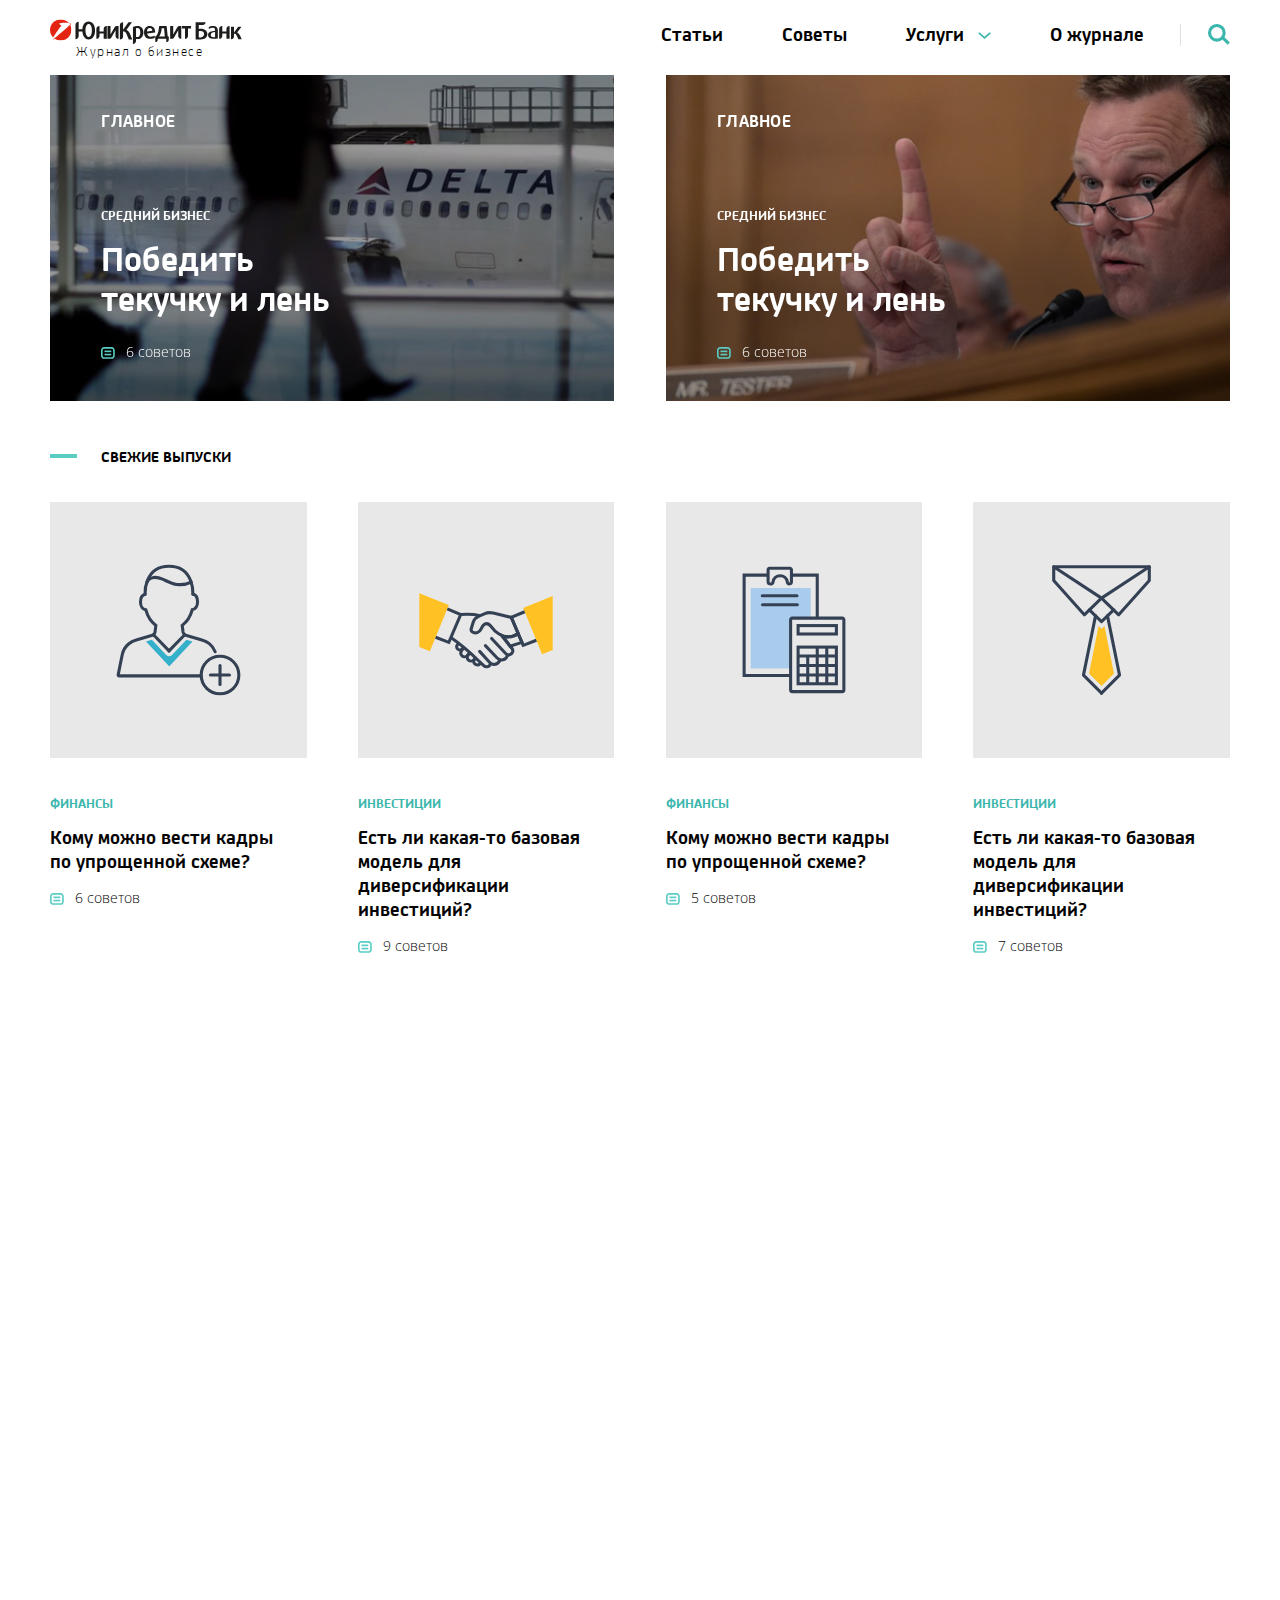
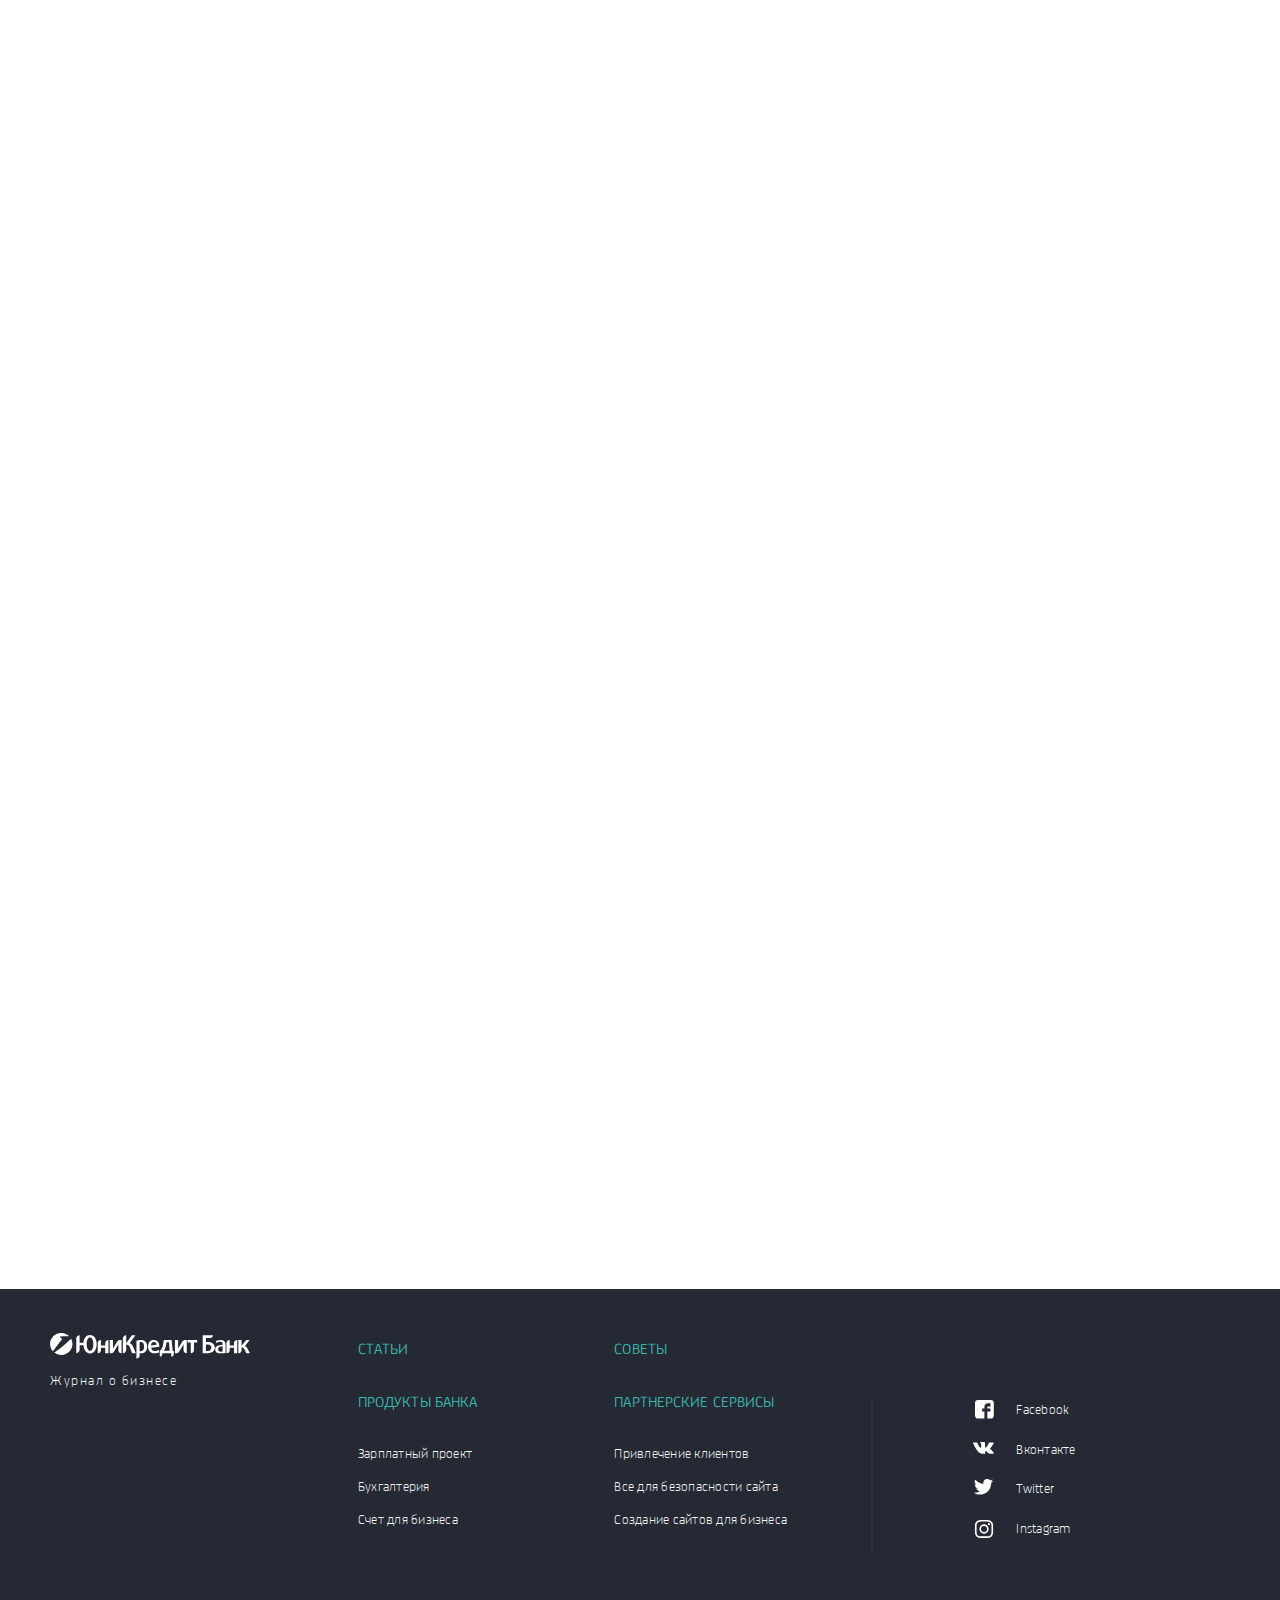
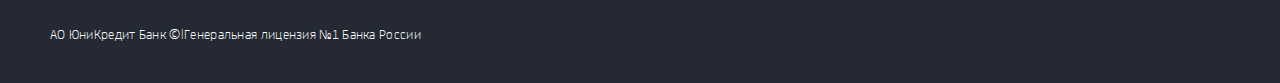
<file: advices.html>
<!DOCTYPE HTML>
<html lang="ru">
<head>
    <meta http-equiv="X-UA-Compatible" content="IE=edge">
    <meta charset="utf-8">
    <meta name="viewport" content="width=device-width, initial-scale=1, maximum-scale=1, shrink-to-fit=no">
    <title>ЮниКредит Банк. Журнал о бизнесе</title>
    <meta name="description" content="">
    <meta name="format-detection" content="telephone=no">
    <meta name="format-detection" content="address=no">
    <link rel="stylesheet" href="css/style.css">
    <link rel="apple-touch-icon" href="apple-touch-icon.png">
    <link rel="shortcut icon" href="favicon.ico">
</head>
<body class="no-js">
    <div class="main">
        <header class="header-global">
            <div class="container">
                <div class="row">
                    <div class="col-lg-6 col-19">
                        <div class="logo animationFadeIn">
                            <a href="/">
                                <img src="images/logo.svg" alt="">
                                <span class="logo-title">Журнал о бизнесе</span>
                            </a>
                        </div>
                    </div>
                    <!-- /.col -->
                    <div class="col-lg-17 col-4">
                        <a href="#" class="navigation-toggle animationFadeIn"><span class="navigation-toggle-icon"></span></a>
                        <div class="header-nav animationFadeIn clearfix d-none d-lg-block">
                            <div class="header-search">
                                <a href="#" class="header-search-toggle">
                                    <span class="svg">
                                        <svg width="27" height="26" viewBox="0 0 27 26" xmlns="http://www.w3.org/2000/svg"><g transform="translate(1 1)" stroke="#3bb6ac" class="svg-stroke" stroke-width="3.84" fill="none" fill-rule="evenodd"><circle cx="9.86" cy="9.859" r="8.95"/><path d="M16.97 15.698l7.52 7.518"/></g></svg>
                                    </span>
                                </a>
                                <div class="header-search-panel">
                                    <input type="text" class="header-search-text" placeholder="Что вы ищете?">
                                    <input type="hidden">
                                    <a href="#" class="header-search-button">
                                        <span class="svg">
                                            <svg width="27" height="26" viewBox="0 0 27 26" xmlns="http://www.w3.org/2000/svg"><g transform="translate(1 1)" stroke="#3bb6ac" class="svg-stroke" stroke-width="3.84" fill="none" fill-rule="evenodd"><circle cx="9.86" cy="9.859" r="8.95"/><path d="M16.97 15.698l7.52 7.518"/></g></svg>
                                        </span>
                                    </a>
                                    <a href="#" class="header-search-close"></a>
                                </div>
                            </div>
                            <!-- /.header-search -->
                            <div class="header-menu">
                                <ul class="menu clearfix">
                                    <li><a href="#">Статьи</a></li>
                                    <li><a href="#">Советы</a></li>
                                    <li>
                                        <a href="#">Услуги</a>
                                        <a href="#menu-toggle-services" class="menu-toggle"><span class="svg"><svg width="19" height="11" viewBox="0 0 19 11" xmlns="http://www.w3.org/2000/svg"><path d="M17.92 1.186L9.6 8.698 1.28 1.186" stroke="#3bb6ac" class="svg-stroke" stroke-width="2.56" fill="none" fill-rule="evenodd"/></svg></span></a>
                                    </li>
                                    <li><a href="#">О журнале</a></li>
                                </ul>
                            </div>
                            <!-- /.header-menu -->
                        </div>
                        <!-- /.header-nav -->
                    </div>
                    <!-- /.col -->
                </div>
                <!-- /.row -->
            </div>
            <!-- /.container -->
        </header>
        <div class="header-submenu-panel" data-panel="menu-toggle-services">
            <div class="container">
                <div class="row">
                    <div class="col-23">
                        <ul class="header-submenu">
                            <li><a href="#" class="submenu-business">Как начать бизнес</a></li>
                            <li><a href="#">Валютный контроль</a></li>
                            <li><a href="#">Зарплатный проект</a></li>
                            <li><a href="#">Депозиты</a></li>
                            <li><a href="#">Расчетно-кассовое обслуживание</a></li>
                            <li><a href="#">Конверсионные операции</a></li>
                            <li><a href="#">Кредиты</a></li>
                            <li><a href="#">Партнерские проекты</a></li>
                        </ul>
                        <!-- /.header-submenu -->
                    </div>
                    <!-- /.col -->
                </div>
                <!-- /.row -->
            </div>
            <!-- /.container -->
        </div>
        <!-- /.header-submenu-panel -->
        <div class="navigation">
            <div class="navigation-content">
                <div class="container">
                    <div class="row">
                        <div class="col-23">
                            <div class="navigation-menu-wrapper full-screen">
                                <ul class="navigation-menu">
                                    <li><a href="#">Статьи</a></li>
                                    <li><a href="#">Советы</a></li>
                                    <li>
                                        <a href="#">Услуги</a>
                                        <a href="#" class="navigation-menu-toggle"><span class="svg"><svg width="19" height="11" viewBox="0 0 19 11" xmlns="http://www.w3.org/2000/svg"><path d="M17.92 1.186L9.6 8.698 1.28 1.186" stroke="#3bb6ac" class="svg-stroke" stroke-width="2.56" fill="none" fill-rule="evenodd"/></svg></span></a>
                                        <ul class="navigation-submenu">
                                            <li><a href="#" class="submenu-business">Как начать бизнес</a></li>
                                            <li><a href="#">Валютный контроль</a></li>
                                            <li><a href="#">Зарплатный проект</a></li>
                                            <li><a href="#">Депозиты</a></li>
                                            <li><a href="#">Расчетно-кассовое обслуживание</a></li>
                                            <li><a href="#">Конверсионные операции</a></li>
                                            <li><a href="#">Кредиты</a></li>
                                            <li><a href="#">Партнерские проекты</a></li>
                                        </ul>
                                    </li>
                                    <li><a href="#">О журнале</a></li>
                                </ul>
                            </div>
                            <!-- /.navigation-menu-wrapper -->
                        </div>
                        <!-- /.col -->
                    </div>
                    <!-- /.row -->
                </div>
                <!-- /.container -->
            </div>
            <!-- /.navigation-content -->
            <div class="navigation-footer">
                <div class="container">
                    <div class="row">
                        <div class="col-md-11 col-23">
                            <div class="footer-logo">
                                <a href="/">
                                    <img src="images/logo_white.svg" alt="">
                                    <span class="footer-logo-title">Журнал о бизнесе</span>
                                </a>
                            </div>
                        </div>
                        <!-- /.col -->
                        <div class="col-md-12 col-23">
                            <ul class="footer-social">
                                <li><a href="#">Facebook
                                    <span class="footer-social-ico footer-social-ico1">
                                        <span class="svg">
                                            <svg width="18" height="18" viewBox="0 0 18 18" xmlns="http://www.w3.org/2000/svg"><path d="M17.82 2.94A3.056 3.056 0 0 0 14.851.01H2.972A3.057 3.057 0 0 0 .003 2.94v11.74a3.059 3.059 0 0 0 2.97 2.94h5.939v-6.65H6.734V8.03h2.178V6.89a3.63 3.63 0 0 1 3.34-3.75h2.4v2.93h-2.4a.725.725 0 0 0-.569.79v1.17h2.97v2.94h-2.97v6.65h3.168a3.058 3.058 0 0 0 2.969-2.94V2.94z" fill="#FFF" class="svg-fill" fill-rule="evenodd"/></svg>
                                        </span>
                                    </span>
                                </a></li>
                                <li><a href="#">Вконтакте
                                    <span class="footer-social-ico footer-social-ico2">
                                        <span class="svg">
                                            <svg width="21" height="13" viewBox="0 0 21 13" xmlns="http://www.w3.org/2000/svg"><path d="M17.824 8.54c.712.655 1.39 1.346 2.031 2.07.281.325.525.68.727 1.06a.757.757 0 0 1-.46 1.18H17.1a2.3 2.3 0 0 1-1.924-.79c-.416-.43-.806-.89-1.208-1.34a3.052 3.052 0 0 0-.542-.49.631.631 0 0 0-1 .25 3.224 3.224 0 0 0-.319 1.43.8.8 0 0 1-.961.94 7.658 7.658 0 0 1-4.32-.94 9.594 9.594 0 0 1-2.907-2.76 36.736 36.736 0 0 1-3.827-6.9c-.242-.54-.065-.84.526-.85.987-.02 1.973-.01 2.958 0a.875.875 0 0 1 .819.62 18.53 18.53 0 0 0 2 3.76c.201.322.457.606.757.84a.455.455 0 0 0 .782-.23 2.6 2.6 0 0 0 .173-.79c.09-.919.074-1.845-.048-2.76a1.138 1.138 0 0 0-.97-1.05c-.288-.06-.245-.17-.106-.33.209-.304.558-.482.927-.47h3.412c.45.047.777.45.731.9v3.84c-.019.388.163.758.481.98a.677.677 0 0 0 .682-.34 12.036 12.036 0 0 0 1.921-2.99c.231-.47.43-.96.624-1.45a.725.725 0 0 1 .77-.54h3.284c.098-.003.196.003.292.02a.58.58 0 0 1 .533.89 8.434 8.434 0 0 1-1.306 2.29c-.548.76-1.132 1.5-1.677 2.28a1.047 1.047 0 0 0 .161 1.67h.006z" fill="#FFF" class="svg-fill" fill-rule="evenodd"/></svg>
                                        </span>
                                    </span>
                                </a></li>
                                <li><a href="#">Twitter
                                    <span class="footer-social-ico footer-social-ico3">
                                        <span class="svg">
                                            <svg width="20" height="16" viewBox="0 0 20 16" xmlns="http://www.w3.org/2000/svg"><path d="M.002 13.82a8.007 8.007 0 0 0 5.726-1.6.1.1 0 0 0-.107-.04.364.364 0 0 0-.1-.01 4.1 4.1 0 0 1-.605-.1 3.93 3.93 0 0 1-2.772-2.48c-.013-.04-.021-.08-.033-.12.2.02.386.04.574.05.19.008.38.002.568-.02.19-.019.378-.052.563-.1a.206.206 0 0 0-.124-.05 3.936 3.936 0 0 1-2.405-1.78 3.792 3.792 0 0 1-.562-2.06c.039.01.071.02.1.03.358.19.745.318 1.146.38.1.02.207.03.312.04.05.005.1.005.15 0 .012-.04-.033-.05-.057-.07A3.932 3.932 0 0 1 1.209.87c.016-.03.034-.06.053-.09l.03-.03c.027.035.056.069.088.1a11.164 11.164 0 0 0 6.072 3.72c.502.11 1.01.19 1.522.24.109 0 .218.01.328.02h.081a.842.842 0 0 0-.01-.1 3.9 3.9 0 0 1 1.12-3.61A3.775 3.775 0 0 1 12.601.07a3.9 3.9 0 0 1 3.3.98c.068.06.13.13.191.19a.454.454 0 0 0 .167-.02 7.888 7.888 0 0 0 2.2-.84c.035-.02.07-.03.113-.05a.2.2 0 0 1-.028.14 3.9 3.9 0 0 1-1.483 1.88l-.121.09c.019.04.046.02.066.02a8.521 8.521 0 0 0 1.987-.54.1.1 0 0 1 .106-.02 7.455 7.455 0 0 1-.877 1.08c-.32.33-.67.632-1.045.9v.17c.013.407.002.814-.032 1.22a11.665 11.665 0 0 1-2.65 6.43 10.545 10.545 0 0 1-5.823 3.58c-.502.11-1.01.19-1.521.24a10.5 10.5 0 0 1-1.586.04 11.182 11.182 0 0 1-5.452-1.65.232.232 0 0 1-.111-.09z" fill="#FFF" class="svg-fill" fill-rule="evenodd"/></svg>
                                        </span>
                                    </span>
                                </a></li>
                                <li><a href="#">Instagram
                                    <span class="footer-social-ico footer-social-ico4">
                                        <span class="svg">
                                            <svg width="21" height="19" viewBox="0 0 21 19" xmlns="http://www.w3.org/2000/svg"><path d="M7.354 9.45a3.18 3.18 0 1 1 3.18 3.14 3.156 3.156 0 0 1-3.18-3.14m-1.719 0a4.9 4.9 0 1 0 4.9-4.84 4.872 4.872 0 0 0-4.9 4.84m8.846-5.03a1.145 1.145 0 1 0 2.29.01 1.145 1.145 0 0 0-2.29-.01m-7.8 12.7a5.3 5.3 0 0 1-1.772-.32 2.969 2.969 0 0 1-1.1-.71 2.888 2.888 0 0 1-.713-1.08 5.143 5.143 0 0 1-.329-1.75c-.046-.99-.055-1.29-.055-3.81s.01-2.82.055-3.81c.007-.598.118-1.19.329-1.75a3.1 3.1 0 0 1 1.81-1.79 5.494 5.494 0 0 1 1.772-.33c1.006-.04 1.308-.05 3.855-.05 2.547 0 2.848.01 3.855.05a5.486 5.486 0 0 1 1.771.33c.833.31 1.492.961 1.811 1.79.21.56.322 1.152.329 1.75.046.99.055 1.29.055 3.81s-.009 2.81-.055 3.81a5.143 5.143 0 0 1-.329 1.75 2.912 2.912 0 0 1-.713 1.08 2.957 2.957 0 0 1-1.1.71 5.288 5.288 0 0 1-1.771.32c-1.006.05-1.308.06-3.855.06-2.547 0-2.849-.01-3.855-.06M6.597.08a6.745 6.745 0 0 0-2.315.44 4.812 4.812 0 0 0-2.791 2.75 6.919 6.919 0 0 0-.443 2.29C1.001 6.57.991 6.89.991 9.45s.01 2.88.057 3.89c.017.783.167 1.557.443 2.29a4.75 4.75 0 0 0 1.1 1.67 4.7 4.7 0 0 0 1.69 1.08 7 7 0 0 0 2.315.44c1.018.05 1.343.06 3.934.06s2.915-.01 3.933-.06a6.992 6.992 0 0 0 2.315-.44 4.7 4.7 0 0 0 1.69-1.08 4.777 4.777 0 0 0 1.1-1.67 6.893 6.893 0 0 0 .443-2.29c.046-1.01.057-1.33.057-3.89s-.011-2.88-.057-3.89a6.919 6.919 0 0 0-.443-2.29 4.814 4.814 0 0 0-2.79-2.75 6.756 6.756 0 0 0-2.316-.44C13.445.03 13.12.02 10.529.02c-2.591 0-2.916.01-3.934.06" fill="#FFF" class="svg-fill" fill-rule="evenodd"/></svg>
                                        </span>
                                    </span>
                                </a></li>
                            </ul>
                        </div>
                        <!-- /.col -->
                    </div>
                    <!-- /.row -->
                    <div class="row">
                        <div class="col-23">
                            <div class="navigation-footer-search clearfix">
                                <input type="text" class="navigation-footer-search-text" placeholder="Что вы ищете?">
                                <input type="hidden">
                                <a href="#" class="navigation-footer-search-button">
                                    <span class="svg">
                                        <svg width="27" height="26" viewBox="0 0 27 26" xmlns="http://www.w3.org/2000/svg"><g transform="translate(1 1)" stroke="#3bb6ac" class="svg-stroke" stroke-width="3.84" fill="none" fill-rule="evenodd"><circle cx="9.86" cy="9.859" r="8.95"/><path d="M16.97 15.698l7.52 7.518"/></g></svg>
                                    </span>
                                </a>
                            </div>
                            <!-- /.navigation-footer-search -->
                        </div>
                        <!-- /.col -->
                    </div>
                    <!-- /.row -->
                </div>
                <!-- /.container -->
            </div>
            <!-- /.navigation-footer -->
        </div>
        <!-- /.navigation -->
        <div class="spanning">
            <div class="container">
                <div class="articles">
                    <div class="row">
                        <div class="col-lg-11 col-23">
                            <div class="articles-item animationFadeInUp">
                                <div class="articles-item-img">
                                    <div class="articles-item-img-inside" style="background-image: url('upload/article-9.jpg');"></div>
                                </div>
                                <div class="articles-item-main">Главное</div>
                                <div class="articles-item-content">
                                    <div class="articles-item-category"><a href="#">Средний бизнес</a></div>
                                    <div class="articles-item-title"><a href="#">Победить<br>текучку и лень&nbsp;<span class="arrow arrow-bold arrow-green"><span class="arrow-line"></span><span class="arrow-top"></span><span class="arrow-bottom"></span></span></a></div>
                                    <span class="home-advice-number"><strong>6 советов</strong></span>
                                </div>
                            </div>
                            <!-- /.articles-item -->
                        </div>
                        <!-- /.col -->
                        <div class="col-lg-11 offset-lg-1 col-23">
                            <div class="articles-item animationFadeInUp">
                                <div class="articles-item-img">
                                    <div class="articles-item-img-inside" style="background-image: url('upload/article-10.jpg');"></div>
                                </div>
                                <div class="articles-item-main">Главное</div>
                                <div class="articles-item-content">
                                    <div class="articles-item-category"><a href="#">Средний бизнес</a></div>
                                    <div class="articles-item-title"><a href="#">Победить<br>текучку и лень&nbsp;<span class="arrow arrow-bold arrow-green"><span class="arrow-line"></span><span class="arrow-top"></span><span class="arrow-bottom"></span></span></a></div>
                                    <span class="home-advice-number"><strong>6 советов</strong></span>
                                </div>
                            </div>
                            <!-- /.articles-item -->
                        </div>
                        <!-- /.col -->
                    </div>
                    <!-- /.row -->
                </div>
                <!-- /.articles -->
            </div>
            <!-- /.container -->
            <div class="advices-list">
                <div class="container">
                    <div class="row">
                        <div class="col-lg-15 col-23">
                            <div class="home-articles-title animationFadeInUp">
                                <h3>Свежие выпуски</h3>
                            </div>
                        </div>
                        <!-- /.col -->
                    </div>
                    <!-- /.row -->
                    <div class="row">
                        <div class="col-lg-5 col-md-11 col-23">
                            <span class="home-advice animationFadeInUp">
                                <span class="home-advice-img" style="background-image: url('upload/icon-advice-new1.svg');"></span>
                                <span class="home-advice-category"><a href="#">Финансы</a></span>
                                <span class="home-advice-title"><a href="#">Кому можно вести кадры по упрощенной схеме?&nbsp;<span class="arrow arrow-bold arrow-green"><span class="arrow-line"></span><span class="arrow-top"></span><span class="arrow-bottom"></span></span></a></span>
                                <span class="home-advice-number"><strong>6 советов</strong></span>
                            </span>
                        </div>
                        <!-- /.col -->
                        <div class="col-lg-5 col-md-11 offset-md-1 col-23">
                            <span class="home-advice animationFadeInUp">
                                <span class="home-advice-img" style="background-image: url('upload/icon-advice-new2.svg');"></span>
                                <span class="home-advice-category"><a href="#">Инвестиции</a></span>
                                <span class="home-advice-title"><a href="#">Есть ли какая-то базовая модель для диверсификации инвестиций?&nbsp;<span class="arrow arrow-bold arrow-green"><span class="arrow-line"></span><span class="arrow-top"></span><span class="arrow-bottom"></span></span></a></span>
                                <span class="home-advice-number"><strong>9 советов</strong></span>
                            </span>
                        </div>
                        <!-- /.col -->
                        <div class="col-lg-5 offset-lg-1 col-md-11 col-23">
                            <span class="home-advice animationFadeInUp">
                                <span class="home-advice-img" style="background-image: url('upload/icon-advice-new3.svg');"></span>
                                <span class="home-advice-category"><a href="#">Финансы</a></span>
                                <span class="home-advice-title"><a href="#">Кому можно вести кадры по упрощенной схеме?&nbsp;<span class="arrow arrow-bold arrow-green"><span class="arrow-line"></span><span class="arrow-top"></span><span class="arrow-bottom"></span></span></a></span>
                                <span class="home-advice-number"><strong>5 советов</strong></span>
                            </span>
                        </div>
                        <!-- /.col -->
                        <div class="col-lg-5 col-md-11 offset-md-1 col-23">
                            <span class="home-advice animationFadeInUp">
                                <span class="home-advice-img" style="background-image: url('upload/icon-advice-new4.svg');"></span>
                                <span class="home-advice-category"><a href="#">Инвестиции</a></span>
                                <span class="home-advice-title"><a href="#">Есть ли какая-то базовая модель для диверсификации инвестиций?&nbsp;<span class="arrow arrow-bold arrow-green"><span class="arrow-line"></span><span class="arrow-top"></span><span class="arrow-bottom"></span></span></a></span>
                                <span class="home-advice-number"><strong>7 советов</strong></span>
                            </span>
                        </div>
                        <!-- /.col -->
                    </div>
                    <!-- /.row -->
                </div>
                <!-- /.container -->
            </div>
            <!-- /.advices-list -->
            <div class="home-articles-other advices-popular">
                <div class="container">
                    <div class="row">
                        <div class="col-lg-7 col-23 order-2 order-md-1">
                            <div class="home-expert-wrapper">
                                <div class="home-tags animationFadeInUp">
                                    <h4>Популярные темы</h4>
                                    <ul class="home-tags-list clearfix">
                                        <li><a href="#">финансы</a></li>
                                        <li><a href="#">продукты банка</a></li>
                                        <li><a href="#">инвестиции</a></li>
                                        <li><a href="#">РКО</a></li>
                                        <li><a href="#">финансы</a></li>
                                        <li><a href="#">продукты банка</a></li>
                                        <li><a href="#">финансы</a></li>
                                        <li><a href="#">продукты банка</a></li>
                                        <li><a href="#">инвестиции</a></li>
                                        <li><a href="#">РКО</a></li>
                                        <li><a href="#">финансы</a></li>
                                        <li><a href="#">продукты банка</a></li>
                                    </ul>
                                </div>
                                <!-- /.home-tags -->
                            </div>
                            <!-- /.home-expert-wrapper -->
                        </div>
                        <!-- /.col -->
                        <div class="col-lg-15 offset-lg-1 col-23 order-1 order-md-2">
                            <div class="home-articles-latest-wrapper">
                                <div class="home-article home-article-product home-article-x2 animationFadeInUp">
                                    <div class="home-article-inside">
                                        <div class="home-article-product-img">
                                            <div class="home-article-img-inside" style="background-image: url('upload/article-8.jpg');"></div>
                                        </div>
                                        <div class="home-article-product-category"><span>Продукты банка</span></div>
                                        <div class="home-article-product-content">
                                            <div class="home-article-category"><a href="#">Инвестиции</a></div>
                                            <div class="home-article-product-title"><a href="#">Как начать бизнес&nbsp;<span class="arrow arrow-bold arrow-green"><span class="arrow-line"></span><span class="arrow-top"></span><span class="arrow-bottom"></span></span></a></div>
                                        </div>
                                    </div>
                                    <!-- /.home-article-inside -->
                                </div>
                                <!-- /.home-article -->
                            </div>
                            <!-- /.home-articles-latest-wrapper -->
                        </div>
                        <!-- /.col -->
                    </div>
                    <!-- /.row -->
                </div>
                <!-- /.container -->
            </div>
            <!-- /.home-articles-other -->
            <div class="advices-list">
                <div class="container">
                    <div class="row">
                        <div class="col-lg-5 col-md-11 col-23">
                            <span class="home-advice animationFadeInUp">
                                <span class="home-advice-img" style="background-image: url('upload/icon-advice-new5.svg');"></span>
                                <span class="home-advice-category"><a href="#">Финансы</a></span>
                                <span class="home-advice-title"><a href="#">Кому можно вести кадры по упрощенной схеме?&nbsp;<span class="arrow arrow-bold arrow-green"><span class="arrow-line"></span><span class="arrow-top"></span><span class="arrow-bottom"></span></span></a></span>
                                <span class="home-advice-number"><strong>6 советов</strong></span>
                            </span>
                        </div>
                        <!-- /.col -->
                        <div class="col-lg-5 col-md-11 offset-md-1 col-23">
                            <span class="home-advice animationFadeInUp">
                                <span class="home-advice-img" style="background-image: url('upload/icon-advice-new6.svg');"></span>
                                <span class="home-advice-category"><a href="#">Инвестиции</a></span>
                                <span class="home-advice-title"><a href="#">Есть ли какая-то базовая модель для диверсификации инвестиций?&nbsp;<span class="arrow arrow-bold arrow-green"><span class="arrow-line"></span><span class="arrow-top"></span><span class="arrow-bottom"></span></span></a></span>
                                <span class="home-advice-number"><strong>9 советов</strong></span>
                            </span>
                        </div>
                        <!-- /.col -->
                        <div class="col-lg-5 offset-lg-1 col-md-11 col-23">
                            <span class="home-advice animationFadeInUp">
                                <span class="home-advice-img">
                                    <span class="home-advice-ico3">
                                        <span class="svg">
                                            <svg width="195" height="227" viewBox="0 0 195 227" xmlns="http://www.w3.org/2000/svg"><g fill="none" fill-rule="evenodd"><path stroke="#a7a7a7" stroke-width="16" d="M8 219h179V8H8z"/><path stroke="#59ccc3" stroke-width="16" d="M36 72h123V40H36z"/><path fill="#a7a7a7" d="M29 120h19v-19H29zM68 120h19v-19H68zM108 120h19v-19h-19zM146 120h19v-19h-19zM29 156h19v-19H29zM29 192h19v-19H29zM68 192h97v-19H68zM68 156h19v-19H68zM108 156h19v-19h-19zM146 156h19v-19h-19z"/></g></svg>
                                        </span>
                                    </span>
                                </span>
                                <span class="home-advice-category"><a href="#">Финансы</a></span>
                                <span class="home-advice-title"><a href="#">Кому можно вести кадры по упрощенной схеме?&nbsp;<span class="arrow arrow-bold arrow-green"><span class="arrow-line"></span><span class="arrow-top"></span><span class="arrow-bottom"></span></span></a></span>
                                <span class="home-advice-number"><strong>5 советов</strong></span>
                            </span>
                        </div>
                        <!-- /.col -->
                        <div class="col-lg-5 col-md-11 offset-md-1 col-23">
                            <span class="home-advice animationFadeInUp">
                                <span class="home-advice-img">
                                    <span class="home-advice-ico1">
                                        <span class="svg">
                                            <svg width="220" height="212" viewBox="0 0 220 212" xmlns="http://www.w3.org/2000/svg" xmlns:xlink="http://www.w3.org/1999/xlink"><defs><path id="a" d="M.426.84h136v195.355h-136z"/></defs><g fill="none" fill-rule="evenodd"><g transform="translate(83 -.84)"><mask id="b" fill="#fff"><use xlink:href="#a"/></mask><path d="M68.426 58.84c-31.743 0-52-12.438-52-21s20.257-21 52-21 52 12.438 52 21-20.257 21-52 21zm68-21c0-21.093-29.233-37-68-37-38.767 0-68 15.907-68 37 0 .71.039 1.413.104 2.11H.426v15.749c15.174 1.66 29.119 7.454 40.688 16.233 8.28 1.872 17.482 2.908 27.312 2.908 21.31 0 39.724-4.813 52-12.646v4.646c0 8.562-20.257 21-52 21-4.164 0-8.125-.22-11.874-.61a82.48 82.48 0 0 1 9.979 16.583c.632.008 1.258.027 1.895.027 21.31 0 39.724-4.813 52-12.646v6c0 8.287-18.97 20.2-48.96 20.96a82.015 82.015 0 0 1 2.25 15.928c19.057-.728 35.463-5.357 46.71-12.533v7.29c0 8.153-18.37 19.809-47.523 20.908a81.779 81.779 0 0 1-4.083 16.087c21.14-.06 39.406-4.856 51.606-12.64v6c0 8.563-20.257 21-52 21-2.193 0-4.326-.064-6.407-.177a82.966 82.966 0 0 1-11.564 14.969c5.687.787 11.7 1.209 17.97 1.209 38.768 0 68-15.907 68-37v-29h-.058c.028-.45.059-.9.059-1.355v-29h-.175c.104-.873.175-1.752.175-2.645v-29h-.06c.029-.45.06-.9.06-1.355v-29z" fill="#a7a7a7" mask="url(#b)"/></g><path d="M74.402 76.355C41.096 76.355 14 103.452 14 136.758s27.096 60.402 60.402 60.402c33.307 0 60.403-27.096 60.403-60.402S107.71 76.355 74.402 76.355m0 134.805C33.377 211.16 0 177.783 0 136.758c0-41.026 33.377-74.403 74.402-74.403 41.026 0 74.403 33.377 74.403 74.403 0 41.025-33.377 74.402-74.403 74.402" fill="#a7a7a7"/><path d="M90.105 128.662h-19v-16h19c4.41 0 8 3.59 8 8 0 4.411-3.59 8-8 8m0-30h-33v30h-11.05v14h11.05v9.666h-11.05v14h11.05v13h14v-13h12.448v-14H71.106v-9.666h19c12.13 0 22-9.869 22-22 0-12.13-9.87-22-22-22" fill="#59ccc3"/></g></svg>
                                        </span>
                                    </span>
                                </span>
                                <span class="home-advice-category"><a href="#">Инвестиции</a></span>
                                <span class="home-advice-title"><a href="#">Есть ли какая-то базовая модель для диверсификации инвестиций?&nbsp;<span class="arrow arrow-bold arrow-green"><span class="arrow-line"></span><span class="arrow-top"></span><span class="arrow-bottom"></span></span></a></span>
                                <span class="home-advice-number"><strong>7 советов</strong></span>
                            </span>
                        </div>
                        <!-- /.col -->
                    </div>
                    <!-- /.row -->
                </div>
                <!-- /.container -->
            </div>
            <!-- /.advices-list -->
            <div class="container">
                <div class="articles">
                    <div class="row">
                        <div class="col-lg-11 col-23">
                            <div class="articles-item animationFadeInUp item-match-height">
                                <div class="articles-item-img">
                                    <div class="articles-item-img-inside" style="background-image: url('upload/article-10.jpg');"></div>
                                </div>
                                <div class="articles-item-main">Главное</div>
                                <div class="articles-item-content">
                                    <div class="articles-item-category"><a href="#">Средний бизнес</a></div>
                                    <div class="articles-item-title"><a href="#">Победить<br>текучку и лень&nbsp;<span class="arrow arrow-bold arrow-green"><span class="arrow-line"></span><span class="arrow-top"></span><span class="arrow-bottom"></span></span></a></div>
                                    <span class="home-advice-number"><strong>10 советов</strong></span>
                                </div>
                            </div>
                            <!-- /.articles-item -->
                        </div>
                        <!-- /.col -->
                        <div class="col-lg-11 offset-lg-1 col-23">
                            <div class="advices-expert animationFadeInUp item-match-height">
                                <div class="advices-expert-content">
                                    <div class="advices-expert-title">Мнение экспертов</div>
                                    <div class="advices-expert-item">
                                        <blockquote>
                                            <p><a href="#">Идеи по ходу дела могут изменяться,<br>а люди – нет</a></p>
                                            <span>—  Аркадий Морейнис</span>
                                            <img src="upload/expert.jpg" alt="">
                                        </blockquote>
                                    </div>
                                    <!-- /.advices-expert-item -->
                                    <div class="advices-expert-item">
                                        <blockquote>
                                            <p><a href="#">Как IT-стартапу заработать на растущем рынке киберспорта</a></p>
                                            <span>— Сооснователь киберкоманды<br>М19 Андрей Михеев</span>
                                            <img src="upload/expert-2.jpg" alt="">
                                        </blockquote>
                                    </div>
                                    <!-- /.advices-expert-item -->
                                </div>
                                <!-- /.advices-expert-content -->
                                <div class="advices-expert-bg">
                                    <span class="svg">
                                        <svg width="572" height="674" viewBox="0 0 572 674" xmlns="http://www.w3.org/2000/svg"><path d="M266.598 249.568v16.247l36.264-.002v-16.245h-36.264zm0-29.786v16.247h36.264v-16.247h-36.264zm.003-13.652h36.264v-16.247h-36.264v16.247zm36.264-29.786V160.1h-36.264v16.247l36.264-.003zm0-29.785v-16.247h-36.264v16.247h36.264zm51.763 119.254v-16.245H318.36v16.247l36.268-.002zm43.408-46.146v16.247h95.279v-16.245l-95.279-.002zm0 29.786V265.7h95.279v-16.245l-95.279-.002zm0 29.786v16.247h95.279v-16.245l-95.279-.002zm0 29.786v16.247h95.279v-16.245l-95.279-.002zm106.962-89.358v16.247h35.418v-16.245l-35.418-.002zm0 29.786V265.7h35.418v-16.245l-35.418-.002zm0 29.786v16.247h35.418v-16.245l-35.418-.002zm0 29.786v16.247h35.418v-16.245l-35.418-.002zm-150.37-72.996v-16.247H318.36v16.247h36.268zm-36.265-46.146v16.247h36.265v-16.247h-36.265zm0-29.786v16.247h36.265V160.1l-36.265-.003zm0-29.785v16.247h36.265v-16.247h-36.265zM70.043 637.185h41.443v-16.247H70.043v16.247zm166.225-16.247v16.247h39.866v-16.247h-39.866zm-124.782 50.77v-16.247H70.043v16.247h41.443zm124.782-16.247v16.247h39.866v-16.247h-39.866zm1.65-250.652h16.004V106H366.95l.112 234.294h-48.124V356l217.053-1v95h16.004v-95H572V190H382.954V90h-33.008V77h17.004V28h-48.012V0h-17.004v28h-48.012v49h17.004v13h-33.008v314.809zm144.95-198.679H555.9v132.683H382.868V206.13zM333.782 90.024h-46.75V76.485h46.75v13.539zm-63.316-29.786V43.991h79.875v16.247h-79.875zM85.062 269.74h36.268v-16.247H85.062v16.247zm36.268-29.785v-16.247H85.062v16.247h36.268zm0-29.786v-16.247H85.062v16.247h36.268zm15.493 43.324v16.247h36.265v-16.247h-36.265zm0-29.785v16.247h36.265v-16.247h-36.265zm0-29.786v16.247h36.265v-16.247h-36.265zm63.135 75.818V153.645H56.378l.029 251.164h16.239V169.881h112.443v99.859h14.869zM19.285 674h16.239v-87.84h283.654V674h16.24V466.146h19.21v-61.337H0v61.337h19.285V674zm16.239-104.086v-43.76h43.74v43.76h-43.74zm0-60.007v-43.76h43.74v43.76h-43.74zm103.717 60.007H95.502v-43.76h43.74v43.76zm0-60.007H95.502v-43.76h43.74v43.76zm59.979 60.007h-43.74v-43.76h43.74v43.76zm0-60.007h-43.74v-43.76h43.74v43.76zm59.978 60.007h-43.74v-43.76h43.74v43.76zm0-60.007h-43.74v-43.76h43.74v43.76zm59.98 60.006h-43.74v-43.76h43.74v43.76zm0-60.007h-43.74v-43.76h43.74v43.76zM16.313 449.9v-28.433h322.079V449.9H16.313z" fill="#5c80da" fill-rule="evenodd"/></svg>
                                    </span>
                                </div>
                            </div>
                            <!-- /.advices-expert -->
                        </div>
                        <!-- /.col -->
                    </div>
                    <!-- /.row -->
                </div>
                <!-- /.articles -->
            </div>
            <!-- /.container -->
            <div class="advices-list">
                <div class="container">
                    <div class="row">
                        <div class="col-lg-5 col-md-11 col-23">
                            <span class="home-advice animationFadeInUp">
                                <span class="home-advice-img">
                                    <span class="home-advice-ico1">
                                        <span class="svg">
                                            <svg width="220" height="212" viewBox="0 0 220 212" xmlns="http://www.w3.org/2000/svg" xmlns:xlink="http://www.w3.org/1999/xlink"><defs><path id="a" d="M.426.84h136v195.355h-136z"/></defs><g fill="none" fill-rule="evenodd"><g transform="translate(83 -.84)"><mask id="b" fill="#fff"><use xlink:href="#a"/></mask><path d="M68.426 58.84c-31.743 0-52-12.438-52-21s20.257-21 52-21 52 12.438 52 21-20.257 21-52 21zm68-21c0-21.093-29.233-37-68-37-38.767 0-68 15.907-68 37 0 .71.039 1.413.104 2.11H.426v15.749c15.174 1.66 29.119 7.454 40.688 16.233 8.28 1.872 17.482 2.908 27.312 2.908 21.31 0 39.724-4.813 52-12.646v4.646c0 8.562-20.257 21-52 21-4.164 0-8.125-.22-11.874-.61a82.48 82.48 0 0 1 9.979 16.583c.632.008 1.258.027 1.895.027 21.31 0 39.724-4.813 52-12.646v6c0 8.287-18.97 20.2-48.96 20.96a82.015 82.015 0 0 1 2.25 15.928c19.057-.728 35.463-5.357 46.71-12.533v7.29c0 8.153-18.37 19.809-47.523 20.908a81.779 81.779 0 0 1-4.083 16.087c21.14-.06 39.406-4.856 51.606-12.64v6c0 8.563-20.257 21-52 21-2.193 0-4.326-.064-6.407-.177a82.966 82.966 0 0 1-11.564 14.969c5.687.787 11.7 1.209 17.97 1.209 38.768 0 68-15.907 68-37v-29h-.058c.028-.45.059-.9.059-1.355v-29h-.175c.104-.873.175-1.752.175-2.645v-29h-.06c.029-.45.06-.9.06-1.355v-29z" fill="#a7a7a7" mask="url(#b)"/></g><path d="M74.402 76.355C41.096 76.355 14 103.452 14 136.758s27.096 60.402 60.402 60.402c33.307 0 60.403-27.096 60.403-60.402S107.71 76.355 74.402 76.355m0 134.805C33.377 211.16 0 177.783 0 136.758c0-41.026 33.377-74.403 74.402-74.403 41.026 0 74.403 33.377 74.403 74.403 0 41.025-33.377 74.402-74.403 74.402" fill="#a7a7a7"/><path d="M90.105 128.662h-19v-16h19c4.41 0 8 3.59 8 8 0 4.411-3.59 8-8 8m0-30h-33v30h-11.05v14h11.05v9.666h-11.05v14h11.05v13h14v-13h12.448v-14H71.106v-9.666h19c12.13 0 22-9.869 22-22 0-12.13-9.87-22-22-22" fill="#59ccc3"/></g></svg>
                                        </span>
                                    </span>
                                </span>
                                <span class="home-advice-category"><a href="#">Финансы</a></span>
                                <span class="home-advice-title"><a href="#">Кому можно вести кадры по упрощенной схеме?&nbsp;<span class="arrow arrow-bold arrow-green"><span class="arrow-line"></span><span class="arrow-top"></span><span class="arrow-bottom"></span></span></a></span>
                                <span class="home-advice-number"><strong>6 советов</strong></span>
                            </span>
                        </div>
                        <!-- /.col -->
                        <div class="col-lg-5 col-md-11 offset-md-1 col-23">
                            <span class="home-advice animationFadeInUp">
                                <span class="home-advice-img">
                                    <span class="home-advice-ico2">
                                        <span class="svg">
                                            <svg width="198" height="305" viewBox="0 0 198 305" xmlns="http://www.w3.org/2000/svg"><g stroke="#a7a7a7" stroke-width="16" fill="none" fill-rule="evenodd"><path d="M8 85.08h102v211H8z"/><path d="M82.5 129.08H34M82.5 169.08H34M82.5 209.08H34M82.5 249.08H34" stroke="#59ccc3"/><path d="M34 48.08h48v37H34zM58 46.08V0M110 116.08h80v180h-80zM147 158.08v20M147 198.08v20M147 241.58v20"/></g></svg>
                                        </span>
                                    </span>
                                </span>
                                <span class="home-advice-category"><a href="#">Инвестиции</a></span>
                                <span class="home-advice-title"><a href="#">Есть ли какая-то базовая модель для диверсификации инвестиций?&nbsp;<span class="arrow arrow-bold arrow-green"><span class="arrow-line"></span><span class="arrow-top"></span><span class="arrow-bottom"></span></span></a></span>
                                <span class="home-advice-number"><strong>9 советов</strong></span>
                            </span>
                        </div>
                        <!-- /.col -->
                        <div class="col-lg-5 offset-lg-1 col-md-11 col-23">
                            <span class="home-advice animationFadeInUp">
                                <span class="home-advice-img">
                                    <span class="home-advice-ico3">
                                        <span class="svg">
                                            <svg width="195" height="227" viewBox="0 0 195 227" xmlns="http://www.w3.org/2000/svg"><g fill="none" fill-rule="evenodd"><path stroke="#a7a7a7" stroke-width="16" d="M8 219h179V8H8z"/><path stroke="#59ccc3" stroke-width="16" d="M36 72h123V40H36z"/><path fill="#a7a7a7" d="M29 120h19v-19H29zM68 120h19v-19H68zM108 120h19v-19h-19zM146 120h19v-19h-19zM29 156h19v-19H29zM29 192h19v-19H29zM68 192h97v-19H68zM68 156h19v-19H68zM108 156h19v-19h-19zM146 156h19v-19h-19z"/></g></svg>
                                        </span>
                                    </span>
                                </span>
                                <span class="home-advice-category"><a href="#">Финансы</a></span>
                                <span class="home-advice-title"><a href="#">Кому можно вести кадры по упрощенной схеме?&nbsp;<span class="arrow arrow-bold arrow-green"><span class="arrow-line"></span><span class="arrow-top"></span><span class="arrow-bottom"></span></span></a></span>
                                <span class="home-advice-number"><strong>5 советов</strong></span>
                            </span>
                        </div>
                        <!-- /.col -->
                        <div class="col-lg-5 col-md-11 offset-md-1 col-23">
                            <span class="home-advice animationFadeInUp">
                                <span class="home-advice-img">
                                    <span class="home-advice-ico1">
                                        <span class="svg">
                                            <svg width="220" height="212" viewBox="0 0 220 212" xmlns="http://www.w3.org/2000/svg" xmlns:xlink="http://www.w3.org/1999/xlink"><defs><path id="a" d="M.426.84h136v195.355h-136z"/></defs><g fill="none" fill-rule="evenodd"><g transform="translate(83 -.84)"><mask id="b" fill="#fff"><use xlink:href="#a"/></mask><path d="M68.426 58.84c-31.743 0-52-12.438-52-21s20.257-21 52-21 52 12.438 52 21-20.257 21-52 21zm68-21c0-21.093-29.233-37-68-37-38.767 0-68 15.907-68 37 0 .71.039 1.413.104 2.11H.426v15.749c15.174 1.66 29.119 7.454 40.688 16.233 8.28 1.872 17.482 2.908 27.312 2.908 21.31 0 39.724-4.813 52-12.646v4.646c0 8.562-20.257 21-52 21-4.164 0-8.125-.22-11.874-.61a82.48 82.48 0 0 1 9.979 16.583c.632.008 1.258.027 1.895.027 21.31 0 39.724-4.813 52-12.646v6c0 8.287-18.97 20.2-48.96 20.96a82.015 82.015 0 0 1 2.25 15.928c19.057-.728 35.463-5.357 46.71-12.533v7.29c0 8.153-18.37 19.809-47.523 20.908a81.779 81.779 0 0 1-4.083 16.087c21.14-.06 39.406-4.856 51.606-12.64v6c0 8.563-20.257 21-52 21-2.193 0-4.326-.064-6.407-.177a82.966 82.966 0 0 1-11.564 14.969c5.687.787 11.7 1.209 17.97 1.209 38.768 0 68-15.907 68-37v-29h-.058c.028-.45.059-.9.059-1.355v-29h-.175c.104-.873.175-1.752.175-2.645v-29h-.06c.029-.45.06-.9.06-1.355v-29z" fill="#a7a7a7" mask="url(#b)"/></g><path d="M74.402 76.355C41.096 76.355 14 103.452 14 136.758s27.096 60.402 60.402 60.402c33.307 0 60.403-27.096 60.403-60.402S107.71 76.355 74.402 76.355m0 134.805C33.377 211.16 0 177.783 0 136.758c0-41.026 33.377-74.403 74.402-74.403 41.026 0 74.403 33.377 74.403 74.403 0 41.025-33.377 74.402-74.403 74.402" fill="#a7a7a7"/><path d="M90.105 128.662h-19v-16h19c4.41 0 8 3.59 8 8 0 4.411-3.59 8-8 8m0-30h-33v30h-11.05v14h11.05v9.666h-11.05v14h11.05v13h14v-13h12.448v-14H71.106v-9.666h19c12.13 0 22-9.869 22-22 0-12.13-9.87-22-22-22" fill="#59ccc3"/></g></svg>
                                        </span>
                                    </span>
                                </span>
                                <span class="home-advice-category"><a href="#">Инвестиции</a></span>
                                <span class="home-advice-title"><a href="#">Есть ли какая-то базовая модель для диверсификации инвестиций?&nbsp;<span class="arrow arrow-bold arrow-green"><span class="arrow-line"></span><span class="arrow-top"></span><span class="arrow-bottom"></span></span></a></span>
                                <span class="home-advice-number"><strong>7 советов</strong></span>
                            </span>
                        </div>
                        <!-- /.col -->
                    </div>
                    <!-- /.row -->
                </div>
                <!-- /.container -->
            </div>
            <!-- /.advices-list -->
            <div class="load-button-wrapper">
                <div class="container">
                    <div class="row">
                        <div class="col-23">
                            <a href="#" class="load-button animationFadeIn delay02">
                                Загрузить ещё
                                <span class="svg">
                                    <svg width="24" height="31" viewBox="0 0 24 31" xmlns="http://www.w3.org/2000/svg"><g stroke="#24ada2" stroke-width="3" class="svg-stroke" fill="none" fill-rule="evenodd"><path d="M12 .5v26M22.488 17.51L12 28.49 1.512 17.51"/></g></svg>
                                </span>
                            </a>
                        </div>
                        <!-- /.col -->
                    </div>
                    <!-- /.row -->
                </div>
                <!-- /.container -->
            </div>
            <!-- /.load-button-wrapper -->
        </div>
        <!-- /.spanning-columns -->
        <footer class="footer-global">
            <div class="container">
                <div class="row">
                    <div class="col-lg-6 col-23">
                        <div class="footer-logo">
                            <a href="/">
                                <img src="images/logo_white.svg" alt="">
                                <span class="footer-logo-title">Журнал о бизнесе</span>
                            </a>
                        </div>
                    </div>
                    <!-- /.col -->
                    <div class="col-lg-10 col-md-15 col-23">
                        <ul class="footer-menu">
                            <li><a href="#">Статьи</a></li>
                            <li><a href="#">Советы</a></li>
                            <li><a href="#">Продукты банка</a>
                                <ul>
                                    <li><a href="#">Зарплатный проект</a></li>
                                    <li><a href="#">Бухгалтерия</a></li>
                                    <li><a href="#">Счет для бизнеса</a></li>
                                </ul>
                            </li>
                            <li><a href="#">Партнерские сервисы</a>
                                <ul>
                                    <li><a href="#">Привлечение клиентов</a></li>
                                    <li><a href="#">Все для безопасности сайта</a></li>
                                    <li><a href="#">Создание сайтов для бизнеса</a></li>
                                </ul>
                            </li>
                        </ul>
                    </div>
                    <!-- /.col -->
                    <div class="col-lg-7 col-md-8 col-23">
                        <ul class="footer-social">
                            <li><a href="#">Facebook
                                <span class="footer-social-ico footer-social-ico1">
                                    <span class="svg">
                                        <svg width="18" height="18" viewBox="0 0 18 18" xmlns="http://www.w3.org/2000/svg"><path d="M17.82 2.94A3.056 3.056 0 0 0 14.851.01H2.972A3.057 3.057 0 0 0 .003 2.94v11.74a3.059 3.059 0 0 0 2.97 2.94h5.939v-6.65H6.734V8.03h2.178V6.89a3.63 3.63 0 0 1 3.34-3.75h2.4v2.93h-2.4a.725.725 0 0 0-.569.79v1.17h2.97v2.94h-2.97v6.65h3.168a3.058 3.058 0 0 0 2.969-2.94V2.94z" fill="#FFF" class="svg-fill" fill-rule="evenodd"/></svg>
                                    </span>
                                </span>
                            </a></li>
                            <li><a href="#">Вконтакте
                                <span class="footer-social-ico footer-social-ico2">
                                    <span class="svg">
                                        <svg width="21" height="13" viewBox="0 0 21 13" xmlns="http://www.w3.org/2000/svg"><path d="M17.824 8.54c.712.655 1.39 1.346 2.031 2.07.281.325.525.68.727 1.06a.757.757 0 0 1-.46 1.18H17.1a2.3 2.3 0 0 1-1.924-.79c-.416-.43-.806-.89-1.208-1.34a3.052 3.052 0 0 0-.542-.49.631.631 0 0 0-1 .25 3.224 3.224 0 0 0-.319 1.43.8.8 0 0 1-.961.94 7.658 7.658 0 0 1-4.32-.94 9.594 9.594 0 0 1-2.907-2.76 36.736 36.736 0 0 1-3.827-6.9c-.242-.54-.065-.84.526-.85.987-.02 1.973-.01 2.958 0a.875.875 0 0 1 .819.62 18.53 18.53 0 0 0 2 3.76c.201.322.457.606.757.84a.455.455 0 0 0 .782-.23 2.6 2.6 0 0 0 .173-.79c.09-.919.074-1.845-.048-2.76a1.138 1.138 0 0 0-.97-1.05c-.288-.06-.245-.17-.106-.33.209-.304.558-.482.927-.47h3.412c.45.047.777.45.731.9v3.84c-.019.388.163.758.481.98a.677.677 0 0 0 .682-.34 12.036 12.036 0 0 0 1.921-2.99c.231-.47.43-.96.624-1.45a.725.725 0 0 1 .77-.54h3.284c.098-.003.196.003.292.02a.58.58 0 0 1 .533.89 8.434 8.434 0 0 1-1.306 2.29c-.548.76-1.132 1.5-1.677 2.28a1.047 1.047 0 0 0 .161 1.67h.006z" fill="#FFF" class="svg-fill" fill-rule="evenodd"/></svg>
                                    </span>
                                </span>
                            </a></li>
                            <li><a href="#">Twitter
                                <span class="footer-social-ico footer-social-ico3">
                                    <span class="svg">
                                        <svg width="20" height="16" viewBox="0 0 20 16" xmlns="http://www.w3.org/2000/svg"><path d="M.002 13.82a8.007 8.007 0 0 0 5.726-1.6.1.1 0 0 0-.107-.04.364.364 0 0 0-.1-.01 4.1 4.1 0 0 1-.605-.1 3.93 3.93 0 0 1-2.772-2.48c-.013-.04-.021-.08-.033-.12.2.02.386.04.574.05.19.008.38.002.568-.02.19-.019.378-.052.563-.1a.206.206 0 0 0-.124-.05 3.936 3.936 0 0 1-2.405-1.78 3.792 3.792 0 0 1-.562-2.06c.039.01.071.02.1.03.358.19.745.318 1.146.38.1.02.207.03.312.04.05.005.1.005.15 0 .012-.04-.033-.05-.057-.07A3.932 3.932 0 0 1 1.209.87c.016-.03.034-.06.053-.09l.03-.03c.027.035.056.069.088.1a11.164 11.164 0 0 0 6.072 3.72c.502.11 1.01.19 1.522.24.109 0 .218.01.328.02h.081a.842.842 0 0 0-.01-.1 3.9 3.9 0 0 1 1.12-3.61A3.775 3.775 0 0 1 12.601.07a3.9 3.9 0 0 1 3.3.98c.068.06.13.13.191.19a.454.454 0 0 0 .167-.02 7.888 7.888 0 0 0 2.2-.84c.035-.02.07-.03.113-.05a.2.2 0 0 1-.028.14 3.9 3.9 0 0 1-1.483 1.88l-.121.09c.019.04.046.02.066.02a8.521 8.521 0 0 0 1.987-.54.1.1 0 0 1 .106-.02 7.455 7.455 0 0 1-.877 1.08c-.32.33-.67.632-1.045.9v.17c.013.407.002.814-.032 1.22a11.665 11.665 0 0 1-2.65 6.43 10.545 10.545 0 0 1-5.823 3.58c-.502.11-1.01.19-1.521.24a10.5 10.5 0 0 1-1.586.04 11.182 11.182 0 0 1-5.452-1.65.232.232 0 0 1-.111-.09z" fill="#FFF" class="svg-fill" fill-rule="evenodd"/></svg>
                                    </span>
                                </span>
                            </a></li>
                            <li><a href="#">Instagram
                                <span class="footer-social-ico footer-social-ico4">
                                    <span class="svg">
                                        <svg width="21" height="19" viewBox="0 0 21 19" xmlns="http://www.w3.org/2000/svg"><path d="M7.354 9.45a3.18 3.18 0 1 1 3.18 3.14 3.156 3.156 0 0 1-3.18-3.14m-1.719 0a4.9 4.9 0 1 0 4.9-4.84 4.872 4.872 0 0 0-4.9 4.84m8.846-5.03a1.145 1.145 0 1 0 2.29.01 1.145 1.145 0 0 0-2.29-.01m-7.8 12.7a5.3 5.3 0 0 1-1.772-.32 2.969 2.969 0 0 1-1.1-.71 2.888 2.888 0 0 1-.713-1.08 5.143 5.143 0 0 1-.329-1.75c-.046-.99-.055-1.29-.055-3.81s.01-2.82.055-3.81c.007-.598.118-1.19.329-1.75a3.1 3.1 0 0 1 1.81-1.79 5.494 5.494 0 0 1 1.772-.33c1.006-.04 1.308-.05 3.855-.05 2.547 0 2.848.01 3.855.05a5.486 5.486 0 0 1 1.771.33c.833.31 1.492.961 1.811 1.79.21.56.322 1.152.329 1.75.046.99.055 1.29.055 3.81s-.009 2.81-.055 3.81a5.143 5.143 0 0 1-.329 1.75 2.912 2.912 0 0 1-.713 1.08 2.957 2.957 0 0 1-1.1.71 5.288 5.288 0 0 1-1.771.32c-1.006.05-1.308.06-3.855.06-2.547 0-2.849-.01-3.855-.06M6.597.08a6.745 6.745 0 0 0-2.315.44 4.812 4.812 0 0 0-2.791 2.75 6.919 6.919 0 0 0-.443 2.29C1.001 6.57.991 6.89.991 9.45s.01 2.88.057 3.89c.017.783.167 1.557.443 2.29a4.75 4.75 0 0 0 1.1 1.67 4.7 4.7 0 0 0 1.69 1.08 7 7 0 0 0 2.315.44c1.018.05 1.343.06 3.934.06s2.915-.01 3.933-.06a6.992 6.992 0 0 0 2.315-.44 4.7 4.7 0 0 0 1.69-1.08 4.777 4.777 0 0 0 1.1-1.67 6.893 6.893 0 0 0 .443-2.29c.046-1.01.057-1.33.057-3.89s-.011-2.88-.057-3.89a6.919 6.919 0 0 0-.443-2.29 4.814 4.814 0 0 0-2.79-2.75 6.756 6.756 0 0 0-2.316-.44C13.445.03 13.12.02 10.529.02c-2.591 0-2.916.01-3.934.06" fill="#FFF" class="svg-fill" fill-rule="evenodd"/></svg>
                                    </span>
                                </span>
                            </a></li>
                        </ul>
                    </div>
                    <!-- /.col -->
                </div>
                <!-- /.row -->
            </div>
            <!-- /.container -->
            <div class="footer-copyright">
                <div class="container">
                    <div class="row">
                        <div class="col-23">
                            <p>АО ЮниКредит Банк &copy;<span class="footer-copyright-sep">|</span>Генеральная лицензия №1 Банка России</p>
                        </div>
                        <!-- /.col -->
                    </div>
                    <!-- /.row -->
                </div>
                <!-- /.container -->
            </div>
            <!-- /.footer-copyright -->
        </footer>
    </div>
    <!-- /.main -->
    <script src="js/jquery.js"></script>
    <script src="js/migrate.js"></script>
    <script src="js/library.js"></script>
    <script src="js/script.js"></script>
</body>
</html>
</file>
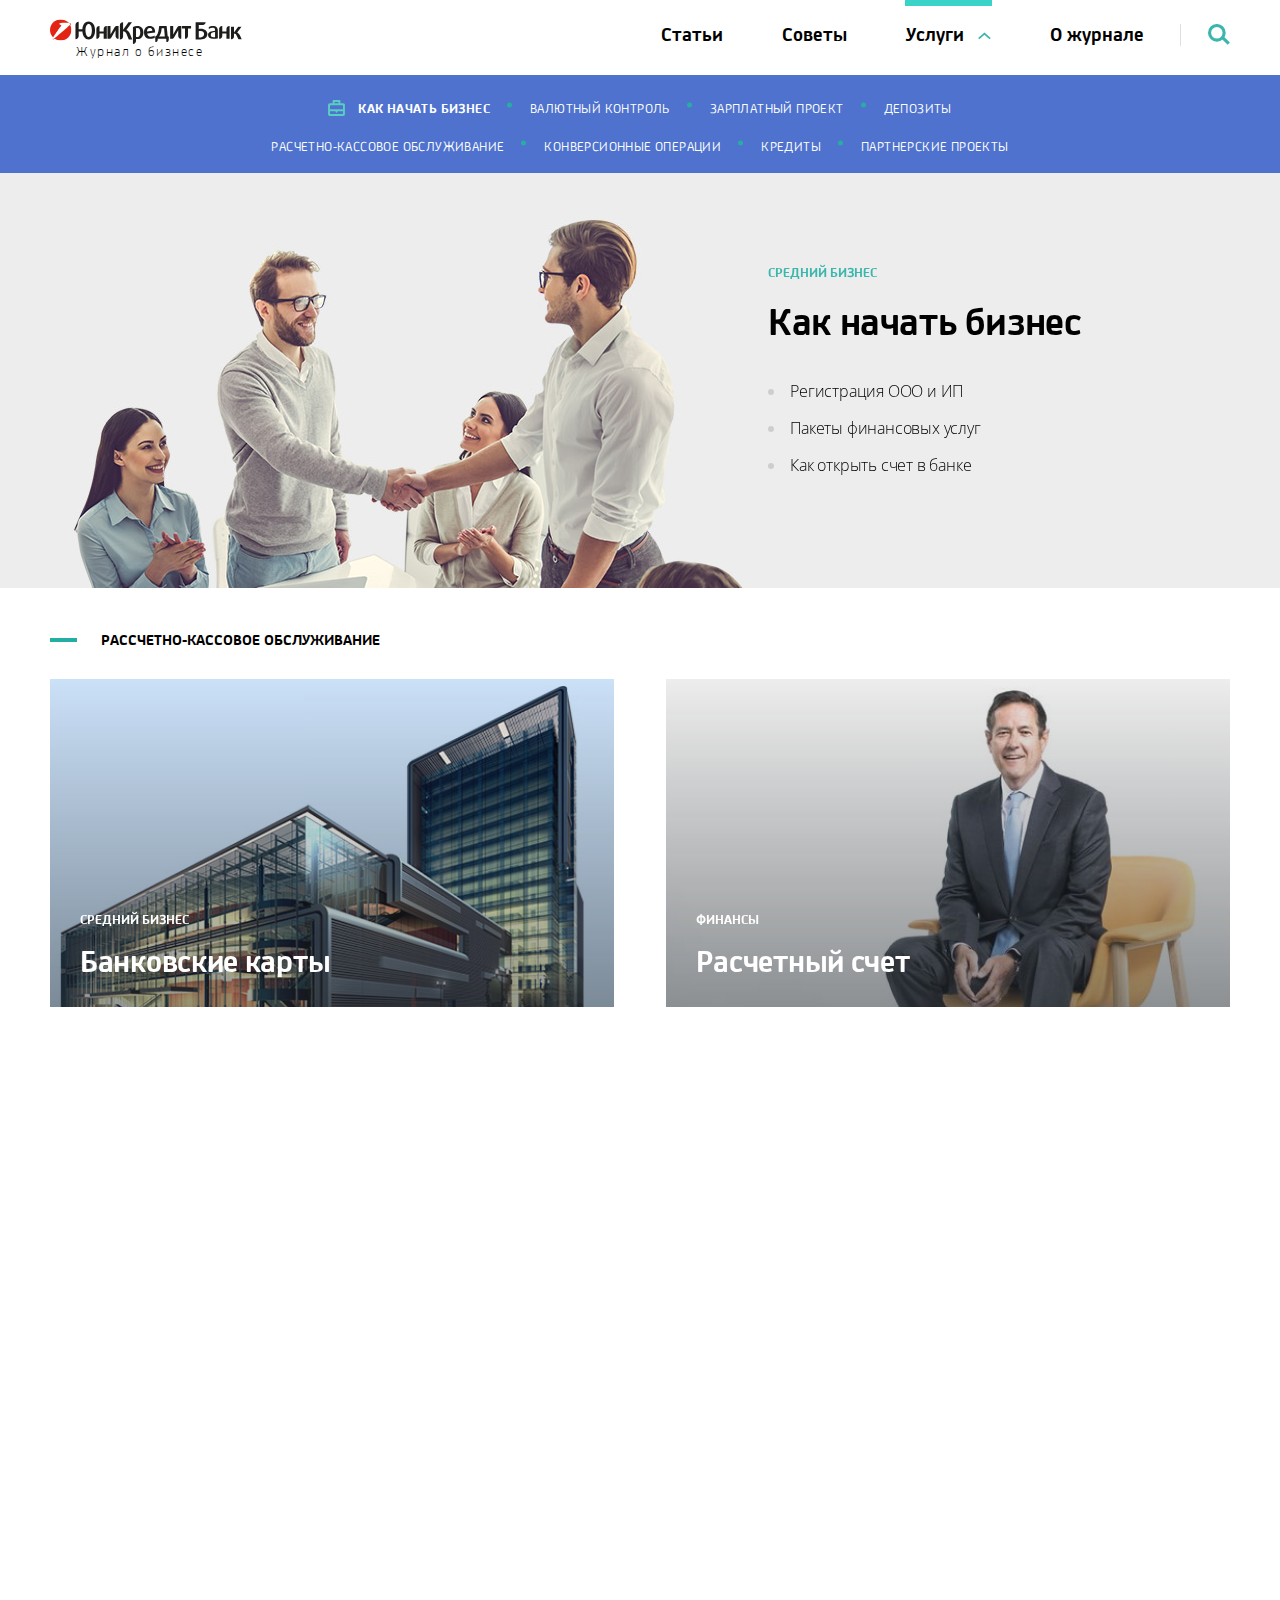
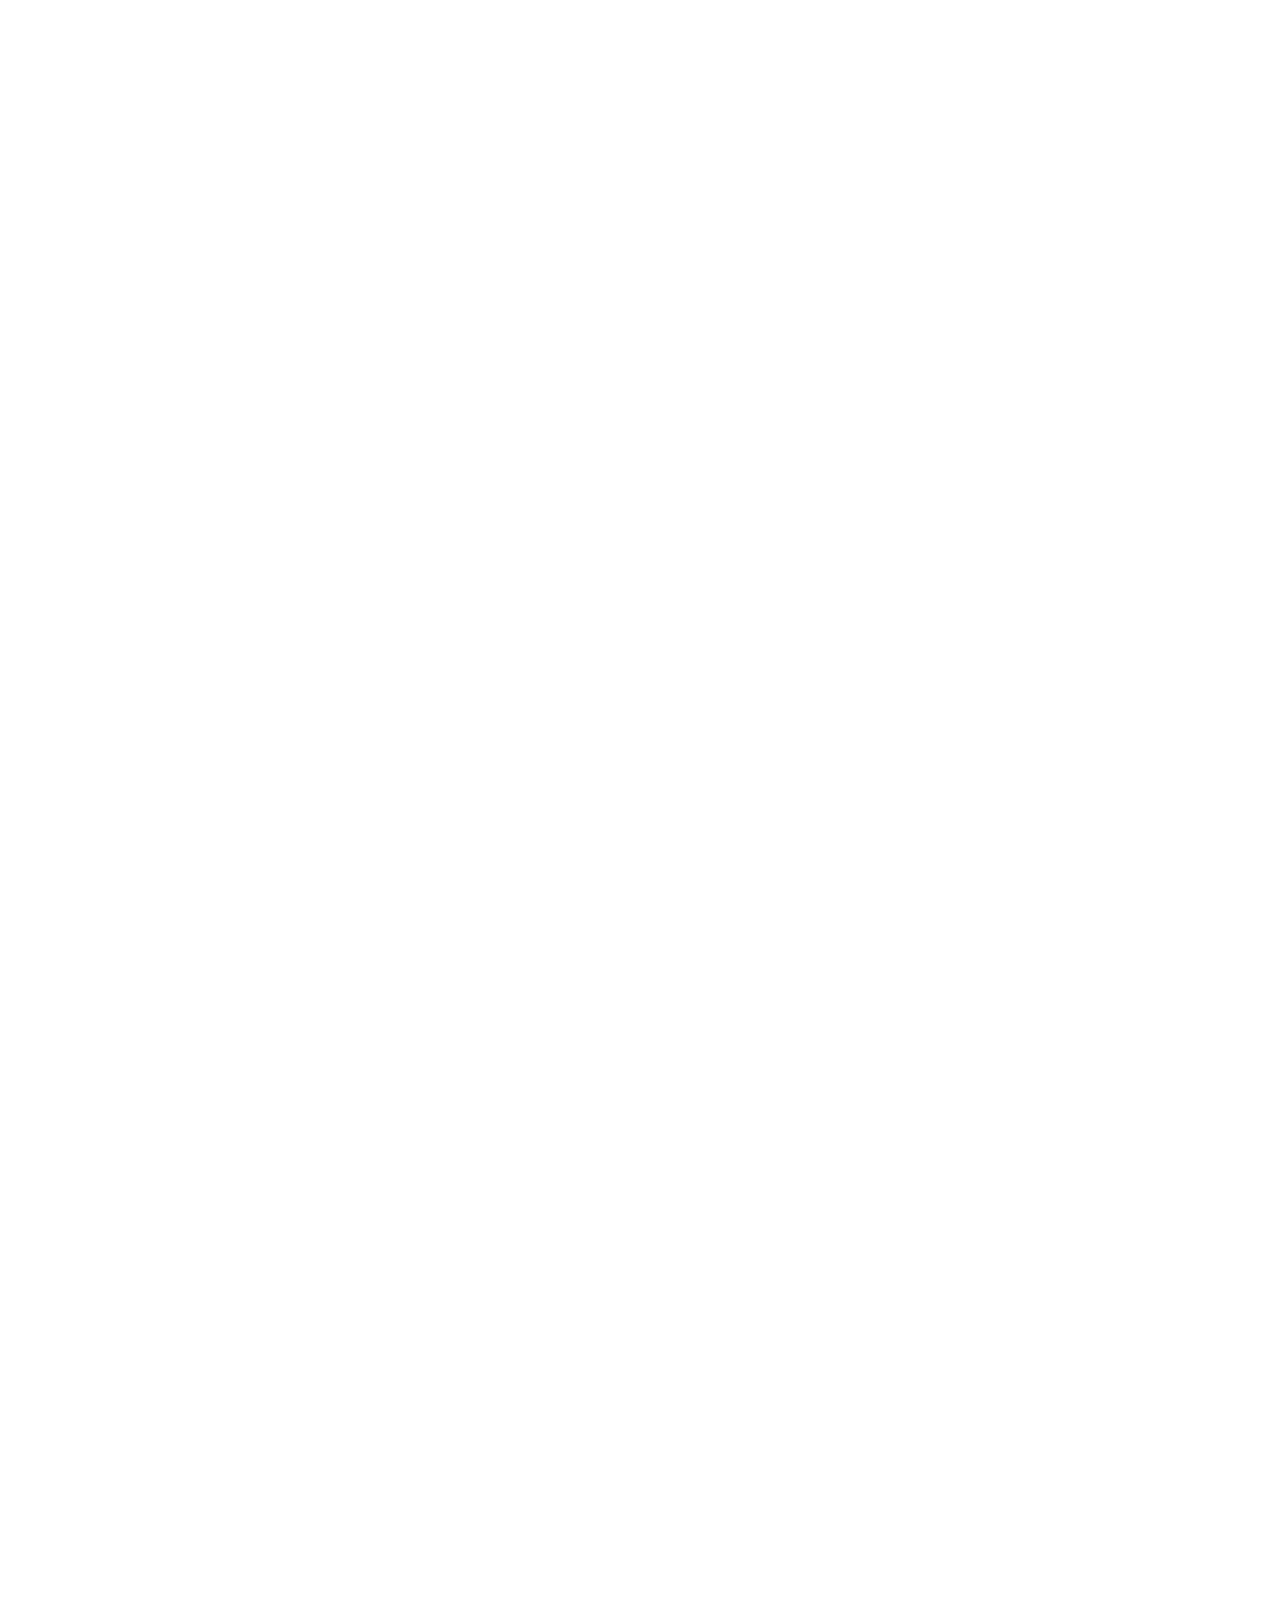
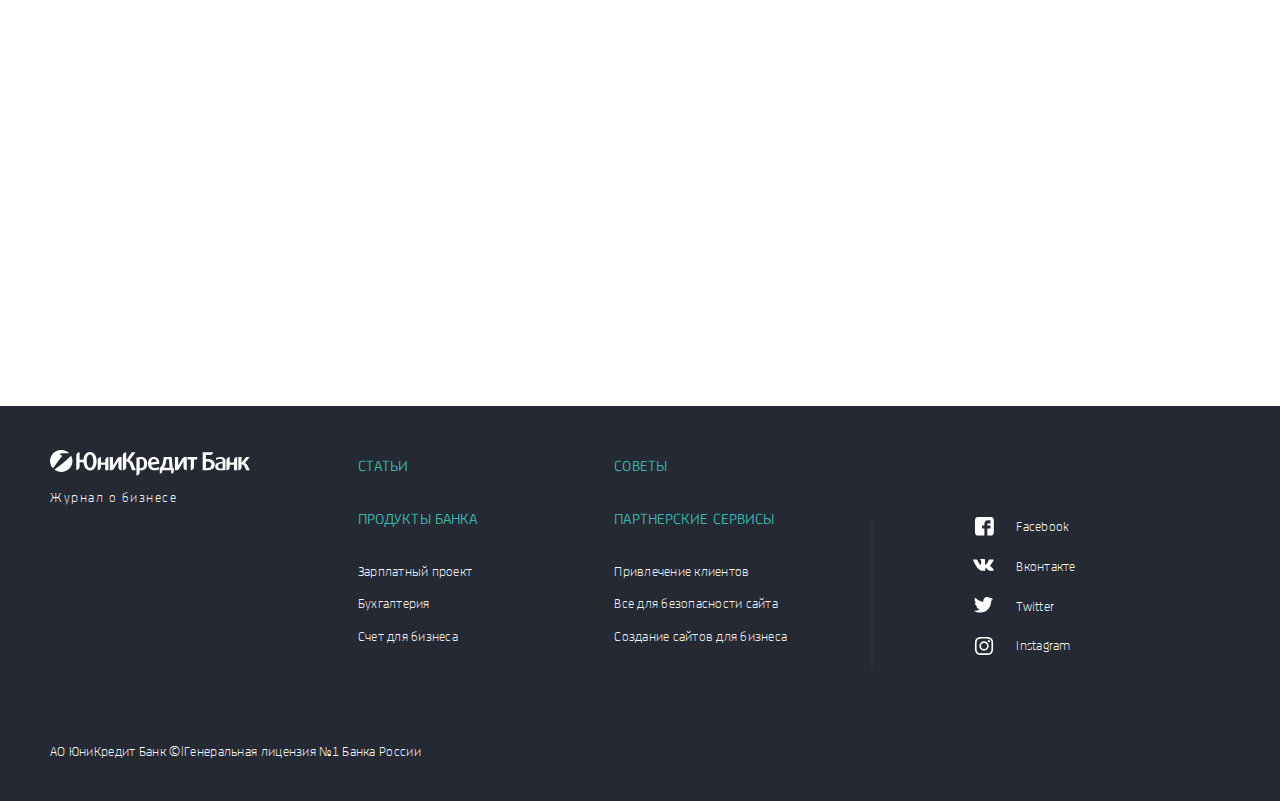
<file: all-services.html>
<!DOCTYPE HTML>
<html lang="ru">
<head>
    <meta http-equiv="X-UA-Compatible" content="IE=edge">
    <meta charset="utf-8">
    <meta name="viewport" content="width=device-width, initial-scale=1, maximum-scale=1, shrink-to-fit=no">
    <title>ЮниКредит Банк. Журнал о бизнесе</title>
    <meta name="description" content="">
    <meta name="format-detection" content="telephone=no">
    <meta name="format-detection" content="address=no">
    <link rel="stylesheet" href="css/style.css">
    <link rel="apple-touch-icon" href="apple-touch-icon.png">
    <link rel="shortcut icon" href="favicon.ico">
</head>
<body class="no-js">
    <div class="main">
        <header class="header-global">
            <div class="container">
                <div class="row">
                    <div class="col-lg-6 col-19">
                        <div class="logo animationFadeIn">
                            <a href="/">
                                <img src="images/logo.svg" alt="">
                                <span class="logo-title">Журнал о бизнесе</span>
                            </a>
                        </div>
                    </div>
                    <!-- /.col -->
                    <div class="col-lg-17 col-4">
                        <a href="#" class="navigation-toggle animationFadeIn"><span class="navigation-toggle-icon"></span></a>
                        <div class="header-nav animationFadeIn clearfix d-none d-lg-block">
                            <div class="header-search">
                                <a href="#" class="header-search-toggle">
                                    <span class="svg">
                                        <svg width="27" height="26" viewBox="0 0 27 26" xmlns="http://www.w3.org/2000/svg"><g transform="translate(1 1)" stroke="#3bb6ac" class="svg-stroke" stroke-width="3.84" fill="none" fill-rule="evenodd"><circle cx="9.86" cy="9.859" r="8.95"/><path d="M16.97 15.698l7.52 7.518"/></g></svg>
                                    </span>
                                </a>
                                <div class="header-search-panel">
                                    <input type="text" class="header-search-text" placeholder="Что вы ищете?">
                                    <input type="hidden">
                                    <a href="#" class="header-search-button">
                                        <span class="svg">
                                            <svg width="27" height="26" viewBox="0 0 27 26" xmlns="http://www.w3.org/2000/svg"><g transform="translate(1 1)" stroke="#3bb6ac" class="svg-stroke" stroke-width="3.84" fill="none" fill-rule="evenodd"><circle cx="9.86" cy="9.859" r="8.95"/><path d="M16.97 15.698l7.52 7.518"/></g></svg>
                                        </span>
                                    </a>
                                    <a href="#" class="header-search-close"></a>
                                </div>
                            </div>
                            <!-- /.header-search -->
                            <div class="header-menu">
                                <ul class="menu clearfix">
                                    <li><a href="#">Статьи</a></li>
                                    <li><a href="#">Советы</a></li>
                                    <li class="active open">
                                        <a href="#">Услуги</a>
                                        <a href="#menu-toggle-services" class="menu-toggle"><span class="svg"><svg width="19" height="11" viewBox="0 0 19 11" xmlns="http://www.w3.org/2000/svg"><path d="M17.92 1.186L9.6 8.698 1.28 1.186" stroke="#3bb6ac" class="svg-stroke" stroke-width="2.56" fill="none" fill-rule="evenodd"/></svg></span></a>
                                    </li>
                                    <li><a href="#">О журнале</a></li>
                                </ul>
                            </div>
                            <!-- /.header-menu -->
                        </div>
                        <!-- /.header-nav -->
                    </div>
                    <!-- /.col -->
                </div>
                <!-- /.row -->
            </div>
            <!-- /.container -->
        </header>
        <div class="header-submenu-panel panel-open animationFadeIn mb-0" style="display: block;" data-panel="menu-toggle-services">
            <div class="container">
                <div class="row">
                    <div class="col-23">
                        <ul class="header-submenu">
                            <li><a href="#" class="submenu-business">Как начать бизнес</a></li>
                            <li><a href="#">Валютный контроль</a></li>
                            <li><a href="#">Зарплатный проект</a></li>
                            <li><a href="#">Депозиты</a></li>
                            <li><a href="#">Расчетно-кассовое обслуживание</a></li>
                            <li><a href="#">Конверсионные операции</a></li>
                            <li><a href="#">Кредиты</a></li>
                            <li><a href="#">Партнерские проекты</a></li>
                        </ul>
                        <!-- /.header-submenu -->
                    </div>
                    <!-- /.col -->
                </div>
                <!-- /.row -->
            </div>
            <!-- /.container -->
        </div>
        <!-- /.header-submenu-panel -->
        <div class="navigation">
            <div class="navigation-content">
                <div class="container">
                    <div class="row">
                        <div class="col-23">
                            <div class="navigation-menu-wrapper full-screen">
                                <ul class="navigation-menu">
                                    <li><a href="#">Статьи</a></li>
                                    <li><a href="#">Советы</a></li>
                                    <li>
                                        <a href="#">Услуги</a>
                                        <a href="#" class="navigation-menu-toggle"><span class="svg"><svg width="19" height="11" viewBox="0 0 19 11" xmlns="http://www.w3.org/2000/svg"><path d="M17.92 1.186L9.6 8.698 1.28 1.186" stroke="#3bb6ac" class="svg-stroke" stroke-width="2.56" fill="none" fill-rule="evenodd"/></svg></span></a>
                                        <ul class="navigation-submenu">
                                            <li><a href="#" class="submenu-business">Как начать бизнес</a></li>
                                            <li><a href="#">Валютный контроль</a></li>
                                            <li><a href="#">Зарплатный проект</a></li>
                                            <li><a href="#">Депозиты</a></li>
                                            <li><a href="#">Расчетно-кассовое обслуживание</a></li>
                                            <li><a href="#">Конверсионные операции</a></li>
                                            <li><a href="#">Кредиты</a></li>
                                            <li><a href="#">Партнерские проекты</a></li>
                                        </ul>
                                    </li>
                                    <li><a href="#">О журнале</a></li>
                                </ul>
                            </div>
                            <!-- /.navigation-menu-wrapper -->
                        </div>
                        <!-- /.col -->
                    </div>
                    <!-- /.row -->
                </div>
                <!-- /.container -->
            </div>
            <!-- /.navigation-content -->
            <div class="navigation-footer">
                <div class="container">
                    <div class="row">
                        <div class="col-md-11 col-23">
                            <div class="footer-logo">
                                <a href="/">
                                    <img src="images/logo_white.svg" alt="">
                                    <span class="footer-logo-title">Журнал о бизнесе</span>
                                </a>
                            </div>
                        </div>
                        <!-- /.col -->
                        <div class="col-md-12 col-23">
                            <ul class="footer-social">
                                <li><a href="#">Facebook
                                    <span class="footer-social-ico footer-social-ico1">
                                        <span class="svg">
                                            <svg width="18" height="18" viewBox="0 0 18 18" xmlns="http://www.w3.org/2000/svg"><path d="M17.82 2.94A3.056 3.056 0 0 0 14.851.01H2.972A3.057 3.057 0 0 0 .003 2.94v11.74a3.059 3.059 0 0 0 2.97 2.94h5.939v-6.65H6.734V8.03h2.178V6.89a3.63 3.63 0 0 1 3.34-3.75h2.4v2.93h-2.4a.725.725 0 0 0-.569.79v1.17h2.97v2.94h-2.97v6.65h3.168a3.058 3.058 0 0 0 2.969-2.94V2.94z" fill="#FFF" class="svg-fill" fill-rule="evenodd"/></svg>
                                        </span>
                                    </span>
                                </a></li>
                                <li><a href="#">Вконтакте
                                    <span class="footer-social-ico footer-social-ico2">
                                        <span class="svg">
                                            <svg width="21" height="13" viewBox="0 0 21 13" xmlns="http://www.w3.org/2000/svg"><path d="M17.824 8.54c.712.655 1.39 1.346 2.031 2.07.281.325.525.68.727 1.06a.757.757 0 0 1-.46 1.18H17.1a2.3 2.3 0 0 1-1.924-.79c-.416-.43-.806-.89-1.208-1.34a3.052 3.052 0 0 0-.542-.49.631.631 0 0 0-1 .25 3.224 3.224 0 0 0-.319 1.43.8.8 0 0 1-.961.94 7.658 7.658 0 0 1-4.32-.94 9.594 9.594 0 0 1-2.907-2.76 36.736 36.736 0 0 1-3.827-6.9c-.242-.54-.065-.84.526-.85.987-.02 1.973-.01 2.958 0a.875.875 0 0 1 .819.62 18.53 18.53 0 0 0 2 3.76c.201.322.457.606.757.84a.455.455 0 0 0 .782-.23 2.6 2.6 0 0 0 .173-.79c.09-.919.074-1.845-.048-2.76a1.138 1.138 0 0 0-.97-1.05c-.288-.06-.245-.17-.106-.33.209-.304.558-.482.927-.47h3.412c.45.047.777.45.731.9v3.84c-.019.388.163.758.481.98a.677.677 0 0 0 .682-.34 12.036 12.036 0 0 0 1.921-2.99c.231-.47.43-.96.624-1.45a.725.725 0 0 1 .77-.54h3.284c.098-.003.196.003.292.02a.58.58 0 0 1 .533.89 8.434 8.434 0 0 1-1.306 2.29c-.548.76-1.132 1.5-1.677 2.28a1.047 1.047 0 0 0 .161 1.67h.006z" fill="#FFF" class="svg-fill" fill-rule="evenodd"/></svg>
                                        </span>
                                    </span>
                                </a></li>
                                <li><a href="#">Twitter
                                    <span class="footer-social-ico footer-social-ico3">
                                        <span class="svg">
                                            <svg width="20" height="16" viewBox="0 0 20 16" xmlns="http://www.w3.org/2000/svg"><path d="M.002 13.82a8.007 8.007 0 0 0 5.726-1.6.1.1 0 0 0-.107-.04.364.364 0 0 0-.1-.01 4.1 4.1 0 0 1-.605-.1 3.93 3.93 0 0 1-2.772-2.48c-.013-.04-.021-.08-.033-.12.2.02.386.04.574.05.19.008.38.002.568-.02.19-.019.378-.052.563-.1a.206.206 0 0 0-.124-.05 3.936 3.936 0 0 1-2.405-1.78 3.792 3.792 0 0 1-.562-2.06c.039.01.071.02.1.03.358.19.745.318 1.146.38.1.02.207.03.312.04.05.005.1.005.15 0 .012-.04-.033-.05-.057-.07A3.932 3.932 0 0 1 1.209.87c.016-.03.034-.06.053-.09l.03-.03c.027.035.056.069.088.1a11.164 11.164 0 0 0 6.072 3.72c.502.11 1.01.19 1.522.24.109 0 .218.01.328.02h.081a.842.842 0 0 0-.01-.1 3.9 3.9 0 0 1 1.12-3.61A3.775 3.775 0 0 1 12.601.07a3.9 3.9 0 0 1 3.3.98c.068.06.13.13.191.19a.454.454 0 0 0 .167-.02 7.888 7.888 0 0 0 2.2-.84c.035-.02.07-.03.113-.05a.2.2 0 0 1-.028.14 3.9 3.9 0 0 1-1.483 1.88l-.121.09c.019.04.046.02.066.02a8.521 8.521 0 0 0 1.987-.54.1.1 0 0 1 .106-.02 7.455 7.455 0 0 1-.877 1.08c-.32.33-.67.632-1.045.9v.17c.013.407.002.814-.032 1.22a11.665 11.665 0 0 1-2.65 6.43 10.545 10.545 0 0 1-5.823 3.58c-.502.11-1.01.19-1.521.24a10.5 10.5 0 0 1-1.586.04 11.182 11.182 0 0 1-5.452-1.65.232.232 0 0 1-.111-.09z" fill="#FFF" class="svg-fill" fill-rule="evenodd"/></svg>
                                        </span>
                                    </span>
                                </a></li>
                                <li><a href="#">Instagram
                                    <span class="footer-social-ico footer-social-ico4">
                                        <span class="svg">
                                            <svg width="21" height="19" viewBox="0 0 21 19" xmlns="http://www.w3.org/2000/svg"><path d="M7.354 9.45a3.18 3.18 0 1 1 3.18 3.14 3.156 3.156 0 0 1-3.18-3.14m-1.719 0a4.9 4.9 0 1 0 4.9-4.84 4.872 4.872 0 0 0-4.9 4.84m8.846-5.03a1.145 1.145 0 1 0 2.29.01 1.145 1.145 0 0 0-2.29-.01m-7.8 12.7a5.3 5.3 0 0 1-1.772-.32 2.969 2.969 0 0 1-1.1-.71 2.888 2.888 0 0 1-.713-1.08 5.143 5.143 0 0 1-.329-1.75c-.046-.99-.055-1.29-.055-3.81s.01-2.82.055-3.81c.007-.598.118-1.19.329-1.75a3.1 3.1 0 0 1 1.81-1.79 5.494 5.494 0 0 1 1.772-.33c1.006-.04 1.308-.05 3.855-.05 2.547 0 2.848.01 3.855.05a5.486 5.486 0 0 1 1.771.33c.833.31 1.492.961 1.811 1.79.21.56.322 1.152.329 1.75.046.99.055 1.29.055 3.81s-.009 2.81-.055 3.81a5.143 5.143 0 0 1-.329 1.75 2.912 2.912 0 0 1-.713 1.08 2.957 2.957 0 0 1-1.1.71 5.288 5.288 0 0 1-1.771.32c-1.006.05-1.308.06-3.855.06-2.547 0-2.849-.01-3.855-.06M6.597.08a6.745 6.745 0 0 0-2.315.44 4.812 4.812 0 0 0-2.791 2.75 6.919 6.919 0 0 0-.443 2.29C1.001 6.57.991 6.89.991 9.45s.01 2.88.057 3.89c.017.783.167 1.557.443 2.29a4.75 4.75 0 0 0 1.1 1.67 4.7 4.7 0 0 0 1.69 1.08 7 7 0 0 0 2.315.44c1.018.05 1.343.06 3.934.06s2.915-.01 3.933-.06a6.992 6.992 0 0 0 2.315-.44 4.7 4.7 0 0 0 1.69-1.08 4.777 4.777 0 0 0 1.1-1.67 6.893 6.893 0 0 0 .443-2.29c.046-1.01.057-1.33.057-3.89s-.011-2.88-.057-3.89a6.919 6.919 0 0 0-.443-2.29 4.814 4.814 0 0 0-2.79-2.75 6.756 6.756 0 0 0-2.316-.44C13.445.03 13.12.02 10.529.02c-2.591 0-2.916.01-3.934.06" fill="#FFF" class="svg-fill" fill-rule="evenodd"/></svg>
                                        </span>
                                    </span>
                                </a></li>
                            </ul>
                        </div>
                        <!-- /.col -->
                    </div>
                    <!-- /.row -->
                    <div class="row">
                        <div class="col-23">
                            <div class="navigation-footer-search clearfix">
                                <input type="text" class="navigation-footer-search-text" placeholder="Что вы ищете?">
                                <input type="hidden">
                                <a href="#" class="navigation-footer-search-button">
                                    <span class="svg">
                                        <svg width="27" height="26" viewBox="0 0 27 26" xmlns="http://www.w3.org/2000/svg"><g transform="translate(1 1)" stroke="#3bb6ac" class="svg-stroke" stroke-width="3.84" fill="none" fill-rule="evenodd"><circle cx="9.86" cy="9.859" r="8.95"/><path d="M16.97 15.698l7.52 7.518"/></g></svg>
                                    </span>
                                </a>
                            </div>
                            <!-- /.navigation-footer-search -->
                        </div>
                        <!-- /.col -->
                    </div>
                    <!-- /.row -->
                </div>
                <!-- /.container -->
            </div>
            <!-- /.navigation-footer -->
        </div>
        <!-- /.navigation -->
        <div class="spanning">
            <div class="all-services-hero animationFadeInUp">
                <div class="all-services-hero-img">
                    <div class="all-services-hero-img-inside" style="background-image: url('upload/all-services-hero.jpg');"></div>
                </div>
                <div class="container">
                    <div class="row">
                        <div class="col-lg-9 offset-lg-14 col-23">
                            <div class="all-services-hero-content">
                                <div class="all-services-hero-category"><a href="#">Средний бизнес</a></div>
                                <div class="all-services-hero-title">
                                    <h1><a href="#">Как начать бизнес&nbsp;<span class="arrow arrow-bold arrow-green"><span class="arrow-line"></span><span class="arrow-top"></span><span class="arrow-bottom"></span></span></a></h1>
                                </div>
                                <ul class="all-services-hero-list">
                                    <li>Регистрация ООО и ИП</li>
                                    <li>Пакеты финансовых услуг</li>
                                    <li>Как открыть счет в банке</li>
                                </ul>
                                <div class="all-services-hero-button d-lg-none"><a href="#" class="button">Узнать больше</a></div>
                            </div>
                            <!-- /.all-services-hero-content -->
                        </div>
                        <!-- /.col -->
                    </div>
                    <!-- /.row -->
                </div>
                <!-- /.container -->
            </div>
            <!-- /.all-services-hero -->
            <div class="all-services">
                <div class="container">
                    <div class="all-services-category">
                        <div class="row">
                            <div class="col-lg-11 col-23">
                                <h4 class="animationFadeInUp">Рассчетно-кассовое обслуживание</h4>
                            </div>
                            <!-- /.col -->
                        </div>
                        <!-- /.row -->
                        <div class="row">
                            <div class="col-lg-11 col-23">
                                <div class="all-services-product all-services-product-x2 all-services-product-tablet-x2 animationFadeInUp">
                                    <div class="all-services-product-img">
                                        <div class="all-services-product-img-inside" style="background-image: url('upload/product-1.jpg'); background-color: #cbe1f7;"></div>
                                    </div>
                                    <div class="all-services-product-content">
                                        <div class="all-services-product-category"><a href="#">Средний бизнес</a></div>
                                        <div class="all-services-product-title"><a href="#">Банковские карты&nbsp;<span class="arrow arrow-bold arrow-green"><span class="arrow-line"></span><span class="arrow-top"></span><span class="arrow-bottom"></span></span></a></div>
                                    </div>
                                </div>
                                <!-- /.all-services-product -->
                            </div>
                            <!-- /.col -->
                            <div class="col-lg-11 offset-lg-1 col-md-11 col-23">
                                <div class="all-services-product all-services-product-x2 animationFadeInUp">
                                    <div class="all-services-product-img">
                                        <div class="all-services-product-img-inside" style="background-image: url('upload/product-2.jpg'); background-color: #ededed;"></div>
                                    </div>
                                    <div class="all-services-product-content">
                                        <div class="all-services-product-category"><a href="#">Финансы</a></div>
                                        <div class="all-services-product-title"><a href="#">Расчетный счет&nbsp;<span class="arrow arrow-bold arrow-green"><span class="arrow-line"></span><span class="arrow-top"></span><span class="arrow-bottom"></span></span></a></div>
                                    </div>
                                </div>
                                <!-- /.all-services-product -->
                            </div>
                            <!-- /.col -->
                            <div class="col-lg-7 offset-lg-0 col-md-11 offset-md-1 col-23">
                                <div class="all-services-product animationFadeInUp">
                                    <div class="all-services-product-img" style="background-color: #e9e9e9;"></div>
                                    <div class="all-services-product-content">
                                        <div class="all-services-product-category"><a href="#">Средний бизнес</a></div>
                                        <div class="all-services-product-title"><a href="#">Депозитный счет натариуса&nbsp;<span class="arrow arrow-bold arrow-green"><span class="arrow-line"></span><span class="arrow-top"></span><span class="arrow-bottom"></span></span></a></div>
                                    </div>
                                </div>
                                <!-- /.all-services-product -->
                            </div>
                            <!-- /.col -->
                            <div class="col-lg-7 offset-lg-1 col-md-11 col-23">
                                <div class="all-services-product animationFadeInUp">
                                    <div class="all-services-product-img" style="background-color: #d5d6ee;"></div>
                                    <div class="all-services-product-content">
                                        <div class="all-services-product-category"><a href="#">Инвестиции</a></div>
                                        <div class="all-services-product-title"><a href="#">Специальный счет для капитального ремонта&nbsp;<span class="arrow arrow-bold arrow-green"><span class="arrow-line"></span><span class="arrow-top"></span><span class="arrow-bottom"></span></span></a></div>
                                    </div>
                                </div>
                                <!-- /.all-services-product -->
                            </div>
                            <!-- /.col -->
                            <div class="col-lg-7 offset-lg-1 col-md-11 offset-md-1 col-23">
                                <div class="all-services-product animationFadeInUp">
                                    <div class="all-services-product-img" style="background-color: #d6e8f8;"></div>
                                    <div class="all-services-product-content">
                                        <div class="all-services-product-category"><a href="#">Инвестиции</a></div>
                                        <div class="all-services-product-title"><a href="#">Дистанционное банковское обслуживание&nbsp;<span class="arrow arrow-bold arrow-green"><span class="arrow-line"></span><span class="arrow-top"></span><span class="arrow-bottom"></span></span></a></div>
                                    </div>
                                </div>
                                <!-- /.all-services-product -->
                            </div>
                            <!-- /.col -->
                        </div>
                        <!-- /.row -->
                    </div>
                    <!-- /.all-services-category -->
                    <div class="all-services-category">
                        <div class="row">
                            <div class="col-md-11 col-23">
                                <h4 class="animationFadeInUp">Валютный контроль</h4>
                                <div class="all-services-product all-services-product-x2 animationFadeInUp">
                                    <div class="all-services-product-img" style="background-color: #d6e8f8;"></div>
                                    <div class="all-services-product-content">
                                        <div class="all-services-product-category"><a href="#">Средний бизнес</a></div>
                                        <div class="all-services-product-title"><a href="#">Валютный контроль&nbsp;<span class="arrow arrow-bold arrow-green"><span class="arrow-line"></span><span class="arrow-top"></span><span class="arrow-bottom"></span></span></a></div>
                                    </div>
                                </div>
                                <!-- /.all-services-product -->
                            </div>
                            <!-- /.col -->
                            <div class="col-md-11 offset-md-1 col-23">
                                <h4 class="animationFadeInUp">Конвертационные операции</h4>
                                <div class="all-services-product all-services-product-x2 animationFadeInUp">
                                    <div class="all-services-product-img" style="background-color: #e9e9e9;"></div>
                                    <div class="all-services-product-content">
                                        <div class="all-services-product-category"><a href="#">Финансы</a></div>
                                        <div class="all-services-product-title"><a href="#">Конвертационные операции&nbsp;<span class="arrow arrow-bold arrow-green"><span class="arrow-line"></span><span class="arrow-top"></span><span class="arrow-bottom"></span></span></a></div>
                                    </div>
                                </div>
                                <!-- /.all-services-product -->
                            </div>
                            <!-- /.col -->
                        </div>
                        <!-- /.row -->
                    </div>
                    <!-- /.all-services-category -->
                    <div class="all-services-category">
                        <div class="row">
                            <div class="col-md-11 col-23">
                                <h4 class="animationFadeInUp">Депозиты</h4>
                                <div class="all-services-product all-services-product-x2 animationFadeInUp">
                                    <div class="all-services-product-img" style="background-color: #e9e9e9;"></div>
                                    <div class="all-services-product-content">
                                        <div class="all-services-product-category"><a href="#">Средний бизнес</a></div>
                                        <div class="all-services-product-title"><a href="#">Депозиты&nbsp;<span class="arrow arrow-bold arrow-green"><span class="arrow-line"></span><span class="arrow-top"></span><span class="arrow-bottom"></span></span></a></div>
                                    </div>
                                </div>
                                <!-- /.all-services-product -->
                            </div>
                            <!-- /.col -->
                            <div class="col-md-11 offset-md-1 col-23">
                                <h4 class="animationFadeInUp">Зарплатный проект</h4>
                                <div class="all-services-product all-services-product-x2 animationFadeInUp">
                                    <div class="all-services-product-img" style="background-color: #d3efef;"></div>
                                    <div class="all-services-product-content">
                                        <div class="all-services-product-category"><a href="#">Финансы</a></div>
                                        <div class="all-services-product-title"><a href="#">Зарплатный проект&nbsp;<span class="arrow arrow-bold arrow-green"><span class="arrow-line"></span><span class="arrow-top"></span><span class="arrow-bottom"></span></span></a></div>
                                    </div>
                                </div>
                                <!-- /.all-services-product -->
                            </div>
                            <!-- /.col -->
                        </div>
                        <!-- /.row -->
                    </div>
                    <!-- /.all-services-category -->
                    <div class="all-services-category">
                        <div class="row">
                            <div class="col-lg-11 col-23">
                                <h4 class="animationFadeInUp">Кредиты</h4>
                            </div>
                            <!-- /.col -->
                        </div>
                        <!-- /.row -->
                        <div class="row">
                            <div class="col-lg-7 col-23">
                                <div class="all-services-product all-services-product-tablet-x2 animationFadeInUp">
                                    <div class="all-services-product-img" style="background-color: #e9e9e9;"></div>
                                    <div class="all-services-product-content">
                                        <div class="all-services-product-category"><a href="#">Средний бизнес</a></div>
                                        <div class="all-services-product-title"><a href="#">Коммерческая ипотека&nbsp;<span class="arrow arrow-bold arrow-green"><span class="arrow-line"></span><span class="arrow-top"></span><span class="arrow-bottom"></span></span></a></div>
                                    </div>
                                </div>
                                <!-- /.all-services-product -->
                            </div>
                            <!-- /.col -->
                            <div class="col-lg-7 offset-lg-1 col-md-11 col-23">
                                <div class="all-services-product animationFadeInUp">
                                    <div class="all-services-product-img" style="background-color: #d6e8f8;"></div>
                                    <div class="all-services-product-content">
                                        <div class="all-services-product-category"><a href="#">Инвестиции</a></div>
                                        <div class="all-services-product-title"><a href="#">Инвестиционный кредит&nbsp;<span class="arrow arrow-bold arrow-green"><span class="arrow-line"></span><span class="arrow-top"></span><span class="arrow-bottom"></span></span></a></div>
                                    </div>
                                </div>
                                <!-- /.all-services-product -->
                            </div>
                            <!-- /.col -->
                            <div class="col-lg-7 offset-lg-1 col-md-11 offset-md-1 col-23">
                                <div class="all-services-product animationFadeInUp">
                                    <div class="all-services-product-img" style="background-color: #d5d6ee;"></div>
                                    <div class="all-services-product-content">
                                        <div class="all-services-product-category"><a href="#">Инвестиции</a></div>
                                        <div class="all-services-product-title"><a href="#">Кредит на финансирование оборотного капитала&nbsp;<span class="arrow arrow-bold arrow-green"><span class="arrow-line"></span><span class="arrow-top"></span><span class="arrow-bottom"></span></span></a></div>
                                    </div>
                                </div>
                                <!-- /.all-services-product -->
                            </div>
                            <!-- /.col -->
                            <div class="col-lg-7 col-md-11 col-23">
                                <div class="all-services-product animationFadeInUp">
                                    <div class="all-services-product-img" style="background-color: #d3efef;"></div>
                                    <div class="all-services-product-content">
                                        <div class="all-services-product-category"><a href="#">Средний бизнес</a></div>
                                        <div class="all-services-product-title"><a href="#">Кредитная линия&nbsp;<span class="arrow arrow-bold arrow-green"><span class="arrow-line"></span><span class="arrow-top"></span><span class="arrow-bottom"></span></span></a></div>
                                    </div>
                                </div>
                                <!-- /.all-services-product -->
                            </div>
                            <!-- /.col -->
                            <div class="col-lg-7 offset-lg-1 col-md-11 offset-md-1 col-23">
                                <div class="all-services-product animationFadeInUp">
                                    <div class="all-services-product-img" style="background-color: #e9e9e9;"></div>
                                    <div class="all-services-product-content">
                                        <div class="all-services-product-category"><a href="#">Инвестиции</a></div>
                                        <div class="all-services-product-title"><a href="#">Овердрафт&nbsp;<span class="arrow arrow-bold arrow-green"><span class="arrow-line"></span><span class="arrow-top"></span><span class="arrow-bottom"></span></span></a></div>
                                    </div>
                                </div>
                                <!-- /.all-services-product -->
                            </div>
                            <!-- /.col -->
                            <div class="col-lg-7 offset-lg-1 col-md-11 col-23">
                                <div class="all-services-product animationFadeInUp">
                                    <div class="all-services-product-img" style="background-color: #d5d6ee;"></div>
                                    <div class="all-services-product-content">
                                        <div class="all-services-product-category"><a href="#">Инвестиции</a></div>
                                        <div class="all-services-product-title"><a href="#">Автокредит&nbsp;<span class="arrow arrow-bold arrow-green"><span class="arrow-line"></span><span class="arrow-top"></span><span class="arrow-bottom"></span></span></a></div>
                                    </div>
                                </div>
                                <!-- /.all-services-product -->
                            </div>
                            <!-- /.col -->
                            <div class="col-lg-7 offset-lg-0 col-md-11 offset-md-1 col-23">
                                <div class="all-services-product animationFadeInUp">
                                    <div class="all-services-product-img" style="background-color: #d6e8f8;"></div>
                                    <div class="all-services-product-content">
                                        <div class="all-services-product-category"><a href="#">Средний бизнес</a></div>
                                        <div class="all-services-product-title"><a href="#">Непокрытая банковская гарантия&nbsp;<span class="arrow arrow-bold arrow-green"><span class="arrow-line"></span><span class="arrow-top"></span><span class="arrow-bottom"></span></span></a></div>
                                    </div>
                                </div>
                                <!-- /.all-services-product -->
                            </div>
                            <!-- /.col -->
                            <div class="col-lg-7 offset-lg-1 col-md-11 col-23">
                                <div class="all-services-product animationFadeInUp">
                                    <div class="all-services-product-img" style="background-color: #e9e9e9;"></div>
                                    <div class="all-services-product-content">
                                        <div class="all-services-product-category"><a href="#">Инвестиции</a></div>
                                        <div class="all-services-product-title"><a href="#">Кредит на оборудование&nbsp;<span class="arrow arrow-bold arrow-green"><span class="arrow-line"></span><span class="arrow-top"></span><span class="arrow-bottom"></span></span></a></div>
                                    </div>
                                </div>
                                <!-- /.all-services-product -->
                            </div>
                            <!-- /.col -->
                            <div class="col-lg-7 offset-lg-1 col-md-11 offset-md-1 col-23">
                                <div class="all-services-product animationFadeInUp">
                                    <div class="all-services-product-img" style="background-color: #d3efef;"></div>
                                    <div class="all-services-product-content">
                                        <div class="all-services-product-category"><a href="#">Инвестиции</a></div>
                                        <div class="all-services-product-title"><a href="#">Рефинансирование&nbsp;<span class="arrow arrow-bold arrow-green"><span class="arrow-line"></span><span class="arrow-top"></span><span class="arrow-bottom"></span></span></a></div>
                                    </div>
                                </div>
                                <!-- /.all-services-product -->
                            </div>
                            <!-- /.col -->
                        </div>
                        <!-- /.row -->
                    </div>
                    <!-- /.all-services-category -->
                </div>
                <!-- /.container -->
            </div>
            <!-- /.all-services -->
            <div class="services-partners animationFadeIn mb-0">
                <div class="container">
                    <div class="row">
                        <div class="col-23">
                            <div class="services-partners-title">
                                <h4>Партнерские проекты</h4>
                            </div>
                            <div class="services-partners-slider-wrapper">
                                <div class="home-advices-slider services-partners-slider">
                                    <ul class="slidee">
                                        <li>
                                            <a href="#" class="services-partners-item">
                                                <span class="services-partners-item-img"><img src="upload/partner-1.jpg" alt=""></span>
                                                <span class="services-partners-item-title">HeadHunter&nbsp;<span class="arrow arrow-bold arrow-green"><span class="arrow-line"></span><span class="arrow-top"></span><span class="arrow-bottom"></span></span></span>
                                                <span class="services-partners-item-offer">3 месяца</span>
                                                <span class="services-partners-item-offer-note">бесплатной подписки</span>
                                            </a>
                                        </li>
                                        <li>
                                            <a href="#" class="services-partners-item">
                                                <span class="services-partners-item-img"><img src="upload/partner-2.jpg" alt=""></span>
                                                <span class="services-partners-item-title">Яндекс.<wbr>директ&nbsp;<span class="arrow arrow-bold arrow-green"><span class="arrow-line"></span><span class="arrow-top"></span><span class="arrow-bottom"></span></span></span>
                                                <span class="services-partners-item-offer">5 000 руб.</span>
                                                <span class="services-partners-item-offer-note">в подарок</span>
                                            </a>
                                        </li>
                                        <li>
                                            <span class="services-partners-item">
                                                <span class="services-partners-item-img"><img src="upload/icon-soon-partners.svg" alt=""></span>
                                                <span class="services-partners-item-title">СКОРО!</span>
                                            </span>
                                        </li>
                                        <li>
                                            <span class="services-partners-item">
                                                <span class="services-partners-item-img"><img src="upload/icon-soon-partners.svg" alt=""></span>
                                                <span class="services-partners-item-title">СКОРО!</span>
                                            </span>
                                        </li>
                                        <li>
                                            <span class="services-partners-item">
                                                <span class="services-partners-item-img"><img src="upload/icon-soon-partners.svg" alt=""></span>
                                                <span class="services-partners-item-title">СКОРО!</span>
                                            </span>
                                        </li>
                                    </ul>
                                </div>
                                <!-- /.services-partners-slider -->
                                <div class="scrollbar">
                                    <div class="handle"></div>
                                </div>
                            </div>
                            <!-- /.services-partners-slider-wrapper -->
                        </div>
                        <!-- /.col -->
                    </div>
                    <!-- /.row -->
                </div>
                <!-- /.container -->
            </div>
            <!-- /.services-partners -->
        </div>
        <!-- /.spanning-columns -->
        <footer class="footer-global">
            <div class="container">
                <div class="row">
                    <div class="col-lg-6 col-23">
                        <div class="footer-logo">
                            <a href="/">
                                <img src="images/logo_white.svg" alt="">
                                <span class="footer-logo-title">Журнал о бизнесе</span>
                            </a>
                        </div>
                    </div>
                    <!-- /.col -->
                    <div class="col-lg-10 col-md-15 col-23">
                        <ul class="footer-menu">
                            <li><a href="#">Статьи</a></li>
                            <li><a href="#">Советы</a></li>
                            <li><a href="#">Продукты банка</a>
                                <ul>
                                    <li><a href="#">Зарплатный проект</a></li>
                                    <li><a href="#">Бухгалтерия</a></li>
                                    <li><a href="#">Счет для бизнеса</a></li>
                                </ul>
                            </li>
                            <li><a href="#">Партнерские сервисы</a>
                                <ul>
                                    <li><a href="#">Привлечение клиентов</a></li>
                                    <li><a href="#">Все для безопасности сайта</a></li>
                                    <li><a href="#">Создание сайтов для бизнеса</a></li>
                                </ul>
                            </li>
                        </ul>
                    </div>
                    <!-- /.col -->
                    <div class="col-lg-7 col-md-8 col-23">
                        <ul class="footer-social">
                            <li><a href="#">Facebook
                                <span class="footer-social-ico footer-social-ico1">
                                    <span class="svg">
                                        <svg width="18" height="18" viewBox="0 0 18 18" xmlns="http://www.w3.org/2000/svg"><path d="M17.82 2.94A3.056 3.056 0 0 0 14.851.01H2.972A3.057 3.057 0 0 0 .003 2.94v11.74a3.059 3.059 0 0 0 2.97 2.94h5.939v-6.65H6.734V8.03h2.178V6.89a3.63 3.63 0 0 1 3.34-3.75h2.4v2.93h-2.4a.725.725 0 0 0-.569.79v1.17h2.97v2.94h-2.97v6.65h3.168a3.058 3.058 0 0 0 2.969-2.94V2.94z" fill="#FFF" class="svg-fill" fill-rule="evenodd"/></svg>
                                    </span>
                                </span>
                            </a></li>
                            <li><a href="#">Вконтакте
                                <span class="footer-social-ico footer-social-ico2">
                                    <span class="svg">
                                        <svg width="21" height="13" viewBox="0 0 21 13" xmlns="http://www.w3.org/2000/svg"><path d="M17.824 8.54c.712.655 1.39 1.346 2.031 2.07.281.325.525.68.727 1.06a.757.757 0 0 1-.46 1.18H17.1a2.3 2.3 0 0 1-1.924-.79c-.416-.43-.806-.89-1.208-1.34a3.052 3.052 0 0 0-.542-.49.631.631 0 0 0-1 .25 3.224 3.224 0 0 0-.319 1.43.8.8 0 0 1-.961.94 7.658 7.658 0 0 1-4.32-.94 9.594 9.594 0 0 1-2.907-2.76 36.736 36.736 0 0 1-3.827-6.9c-.242-.54-.065-.84.526-.85.987-.02 1.973-.01 2.958 0a.875.875 0 0 1 .819.62 18.53 18.53 0 0 0 2 3.76c.201.322.457.606.757.84a.455.455 0 0 0 .782-.23 2.6 2.6 0 0 0 .173-.79c.09-.919.074-1.845-.048-2.76a1.138 1.138 0 0 0-.97-1.05c-.288-.06-.245-.17-.106-.33.209-.304.558-.482.927-.47h3.412c.45.047.777.45.731.9v3.84c-.019.388.163.758.481.98a.677.677 0 0 0 .682-.34 12.036 12.036 0 0 0 1.921-2.99c.231-.47.43-.96.624-1.45a.725.725 0 0 1 .77-.54h3.284c.098-.003.196.003.292.02a.58.58 0 0 1 .533.89 8.434 8.434 0 0 1-1.306 2.29c-.548.76-1.132 1.5-1.677 2.28a1.047 1.047 0 0 0 .161 1.67h.006z" fill="#FFF" class="svg-fill" fill-rule="evenodd"/></svg>
                                    </span>
                                </span>
                            </a></li>
                            <li><a href="#">Twitter
                                <span class="footer-social-ico footer-social-ico3">
                                    <span class="svg">
                                        <svg width="20" height="16" viewBox="0 0 20 16" xmlns="http://www.w3.org/2000/svg"><path d="M.002 13.82a8.007 8.007 0 0 0 5.726-1.6.1.1 0 0 0-.107-.04.364.364 0 0 0-.1-.01 4.1 4.1 0 0 1-.605-.1 3.93 3.93 0 0 1-2.772-2.48c-.013-.04-.021-.08-.033-.12.2.02.386.04.574.05.19.008.38.002.568-.02.19-.019.378-.052.563-.1a.206.206 0 0 0-.124-.05 3.936 3.936 0 0 1-2.405-1.78 3.792 3.792 0 0 1-.562-2.06c.039.01.071.02.1.03.358.19.745.318 1.146.38.1.02.207.03.312.04.05.005.1.005.15 0 .012-.04-.033-.05-.057-.07A3.932 3.932 0 0 1 1.209.87c.016-.03.034-.06.053-.09l.03-.03c.027.035.056.069.088.1a11.164 11.164 0 0 0 6.072 3.72c.502.11 1.01.19 1.522.24.109 0 .218.01.328.02h.081a.842.842 0 0 0-.01-.1 3.9 3.9 0 0 1 1.12-3.61A3.775 3.775 0 0 1 12.601.07a3.9 3.9 0 0 1 3.3.98c.068.06.13.13.191.19a.454.454 0 0 0 .167-.02 7.888 7.888 0 0 0 2.2-.84c.035-.02.07-.03.113-.05a.2.2 0 0 1-.028.14 3.9 3.9 0 0 1-1.483 1.88l-.121.09c.019.04.046.02.066.02a8.521 8.521 0 0 0 1.987-.54.1.1 0 0 1 .106-.02 7.455 7.455 0 0 1-.877 1.08c-.32.33-.67.632-1.045.9v.17c.013.407.002.814-.032 1.22a11.665 11.665 0 0 1-2.65 6.43 10.545 10.545 0 0 1-5.823 3.58c-.502.11-1.01.19-1.521.24a10.5 10.5 0 0 1-1.586.04 11.182 11.182 0 0 1-5.452-1.65.232.232 0 0 1-.111-.09z" fill="#FFF" class="svg-fill" fill-rule="evenodd"/></svg>
                                    </span>
                                </span>
                            </a></li>
                            <li><a href="#">Instagram
                                <span class="footer-social-ico footer-social-ico4">
                                    <span class="svg">
                                        <svg width="21" height="19" viewBox="0 0 21 19" xmlns="http://www.w3.org/2000/svg"><path d="M7.354 9.45a3.18 3.18 0 1 1 3.18 3.14 3.156 3.156 0 0 1-3.18-3.14m-1.719 0a4.9 4.9 0 1 0 4.9-4.84 4.872 4.872 0 0 0-4.9 4.84m8.846-5.03a1.145 1.145 0 1 0 2.29.01 1.145 1.145 0 0 0-2.29-.01m-7.8 12.7a5.3 5.3 0 0 1-1.772-.32 2.969 2.969 0 0 1-1.1-.71 2.888 2.888 0 0 1-.713-1.08 5.143 5.143 0 0 1-.329-1.75c-.046-.99-.055-1.29-.055-3.81s.01-2.82.055-3.81c.007-.598.118-1.19.329-1.75a3.1 3.1 0 0 1 1.81-1.79 5.494 5.494 0 0 1 1.772-.33c1.006-.04 1.308-.05 3.855-.05 2.547 0 2.848.01 3.855.05a5.486 5.486 0 0 1 1.771.33c.833.31 1.492.961 1.811 1.79.21.56.322 1.152.329 1.75.046.99.055 1.29.055 3.81s-.009 2.81-.055 3.81a5.143 5.143 0 0 1-.329 1.75 2.912 2.912 0 0 1-.713 1.08 2.957 2.957 0 0 1-1.1.71 5.288 5.288 0 0 1-1.771.32c-1.006.05-1.308.06-3.855.06-2.547 0-2.849-.01-3.855-.06M6.597.08a6.745 6.745 0 0 0-2.315.44 4.812 4.812 0 0 0-2.791 2.75 6.919 6.919 0 0 0-.443 2.29C1.001 6.57.991 6.89.991 9.45s.01 2.88.057 3.89c.017.783.167 1.557.443 2.29a4.75 4.75 0 0 0 1.1 1.67 4.7 4.7 0 0 0 1.69 1.08 7 7 0 0 0 2.315.44c1.018.05 1.343.06 3.934.06s2.915-.01 3.933-.06a6.992 6.992 0 0 0 2.315-.44 4.7 4.7 0 0 0 1.69-1.08 4.777 4.777 0 0 0 1.1-1.67 6.893 6.893 0 0 0 .443-2.29c.046-1.01.057-1.33.057-3.89s-.011-2.88-.057-3.89a6.919 6.919 0 0 0-.443-2.29 4.814 4.814 0 0 0-2.79-2.75 6.756 6.756 0 0 0-2.316-.44C13.445.03 13.12.02 10.529.02c-2.591 0-2.916.01-3.934.06" fill="#FFF" class="svg-fill" fill-rule="evenodd"/></svg>
                                    </span>
                                </span>
                            </a></li>
                        </ul>
                    </div>
                    <!-- /.col -->
                </div>
                <!-- /.row -->
            </div>
            <!-- /.container -->
            <div class="footer-copyright">
                <div class="container">
                    <div class="row">
                        <div class="col-23">
                            <p>АО ЮниКредит Банк &copy;<span class="footer-copyright-sep">|</span>Генеральная лицензия №1 Банка России</p>
                        </div>
                        <!-- /.col -->
                    </div>
                    <!-- /.row -->
                </div>
                <!-- /.container -->
            </div>
            <!-- /.footer-copyright -->
        </footer>
    </div>
    <!-- /.main -->
    <div class="modal modal-full modal-compare modal-center" id="compare" tabindex="-1" role="dialog">
        <a href="#" class="close" data-dismiss="modal" aria-hidden="true" title="Закрыть"><span class="close-icon"></span></a>
        <div class="modal-title">Сравнение пакетов финансовых услуг</div>
        <div class="modal-table-overflow">
            <table class="compare-table">
                <thead>
                    <tr>
                        <th>Услуги</th>
                        <th>
                            <div class="compare-icon"><img src="upload/icon-package1.svg" alt=""></div>
                            <div class="compare-icon-title">Комфорт</div>
                        </th>
                        <th>
                            <div class="compare-icon"><img src="upload/icon-package2.svg" alt=""></div>
                            <div class="compare-icon-title">Бизнес</div>
                        </th>
                        <th>
                            <div class="compare-icon"><img src="upload/icon-package3.svg" alt=""></div>
                            <div class="compare-icon-title">Розничный</div>
                        </th>
                        <th>
                            <div class="compare-icon"><img src="upload/icon-package3.svg" alt=""></div>
                            <div class="compare-icon-title">Максимум</div>
                        </th>
                        <th>
                            <div class="compare-icon"><img src="upload/icon-package2.svg" alt=""></div>
                            <div class="compare-icon-title">Безграничный</div>
                        </th>
                    </tr>
                </thead>
                <tbody>
                    <tr>
                        <td>Персональный менеджер в&nbsp;Банке</td>
                        <td><span class="compare-status"><img src="upload/yes.svg" alt=""></span></td>
                        <td><span class="compare-status"><img src="upload/yes.svg" alt=""></span></td>
                        <td><span class="compare-status"><img src="upload/yes.svg" alt=""></span></td>
                        <td><span class="compare-status"><img src="upload/yes.svg" alt=""></span></td>
                        <td><span class="compare-status"><img src="upload/yes.svg" alt=""></span></td>
                    </tr>
                    <tr>
                        <td>Привилегированное банковское обслуживание</td>
                        <td><span class="compare-status"><img src="upload/no.svg" alt=""></span></td>
                        <td><span class="compare-status"><img src="upload/no.svg" alt=""></span></td>
                        <td><span class="compare-status"><img src="upload/no.svg" alt=""></span></td>
                        <td><span class="compare-status"><img src="upload/no.svg" alt=""></span></td>
                        <td><span class="compare-status"><img src="upload/yes.svg" alt=""></span></td>
                    </tr>
                    <tr>
                        <td>Открытие и&nbsp;ведение расчетного счета в&nbsp;рублях</td>
                        <td><span class="compare-status"><img src="upload/no.svg" alt=""></span></td>
                        <td><span class="compare-status"><img src="upload/no.svg" alt=""></span></td>
                        <td><span class="compare-status"><img src="upload/no.svg" alt=""></span></td>
                        <td><span class="compare-status"><img src="upload/no.svg" alt=""></span></td>
                        <td><span class="compare-status"><img src="upload/no.svg" alt=""></span></td>
                    </tr>
                    <tr>
                        <td>Открытие и&nbsp;ведение до&nbsp;двух расчетных счетов в&nbsp;иностранной валюте</td>
                        <td><span class="compare-status"><img src="upload/no.svg" alt=""></span></td>
                        <td><span class="compare-status"><img src="upload/yes.svg" alt=""></span></td>
                        <td><span class="compare-status"><img src="upload/yes.svg" alt=""></span></td>
                        <td><span class="compare-status"><img src="upload/yes.svg" alt=""></span></td>
                        <td><span class="compare-status"><img src="upload/yes.svg" alt=""></span></td>
                    </tr>
                    <tr>
                        <td>Привилегированное банковское обслуживание</td>
                        <td><span class="compare-status"><img src="upload/no.svg" alt=""></span></td>
                        <td><span class="compare-status"><img src="upload/no.svg" alt=""></span></td>
                        <td><span class="compare-status"><img src="upload/no.svg" alt=""></span></td>
                        <td><span class="compare-status"><img src="upload/no.svg" alt=""></span></td>
                        <td><span class="compare-status"><img src="upload/yes.svg" alt=""></span></td>
                    </tr>
                    <tr>
                        <td>Открытие и&nbsp;ведение расчетного счета в&nbsp;рублях</td>
                        <td><span class="compare-status"><img src="upload/yes.svg" alt=""></span></td>
                        <td><span class="compare-status"><img src="upload/yes.svg" alt=""></span></td>
                        <td><span class="compare-status"><img src="upload/yes.svg" alt=""></span></td>
                        <td><span class="compare-status"><img src="upload/yes.svg" alt=""></span></td>
                        <td><span class="compare-status"><img src="upload/yes.svg" alt=""></span></td>
                    </tr>
                    <tr>
                        <td>Открытие и&nbsp;ведение до&nbsp;двух расчетных счетов в&nbsp;иностранной валюте</td>
                        <td><span class="compare-status"><img src="upload/yes.svg" alt=""></span></td>
                        <td><span class="compare-status"><img src="upload/yes.svg" alt=""></span></td>
                        <td><span class="compare-status"><img src="upload/yes.svg" alt=""></span></td>
                        <td><span class="compare-status"><img src="upload/yes.svg" alt=""></span></td>
                        <td><span class="compare-status"><img src="upload/yes.svg" alt=""></span></td>
                    </tr>
                </tbody>
            </table>
        </div>
        <!-- /.modal-table-overflow -->
    </div>
    <!-- /.modal -->
    <div class="modal modal-success modal-center" id="success" tabindex="-1" role="dialog">
        <a href="#" class="close" data-dismiss="modal" aria-hidden="true" title="Закрыть"><span class="close-icon"></span></a>
        <div class="modal-success-content">
            <div class="modal-success-title">Спасибо!</div>
            <p>Ваша заявка увпешно отправлена!</p>
        </div>
        <!-- /.modal-success-content -->
    </div>
    <!-- /.modal -->
    <script src="js/jquery.js"></script>
    <script src="js/migrate.js"></script>
    <script src="js/library.js"></script>
    <script src="js/script.js"></script>
</body>
</html>
</file>
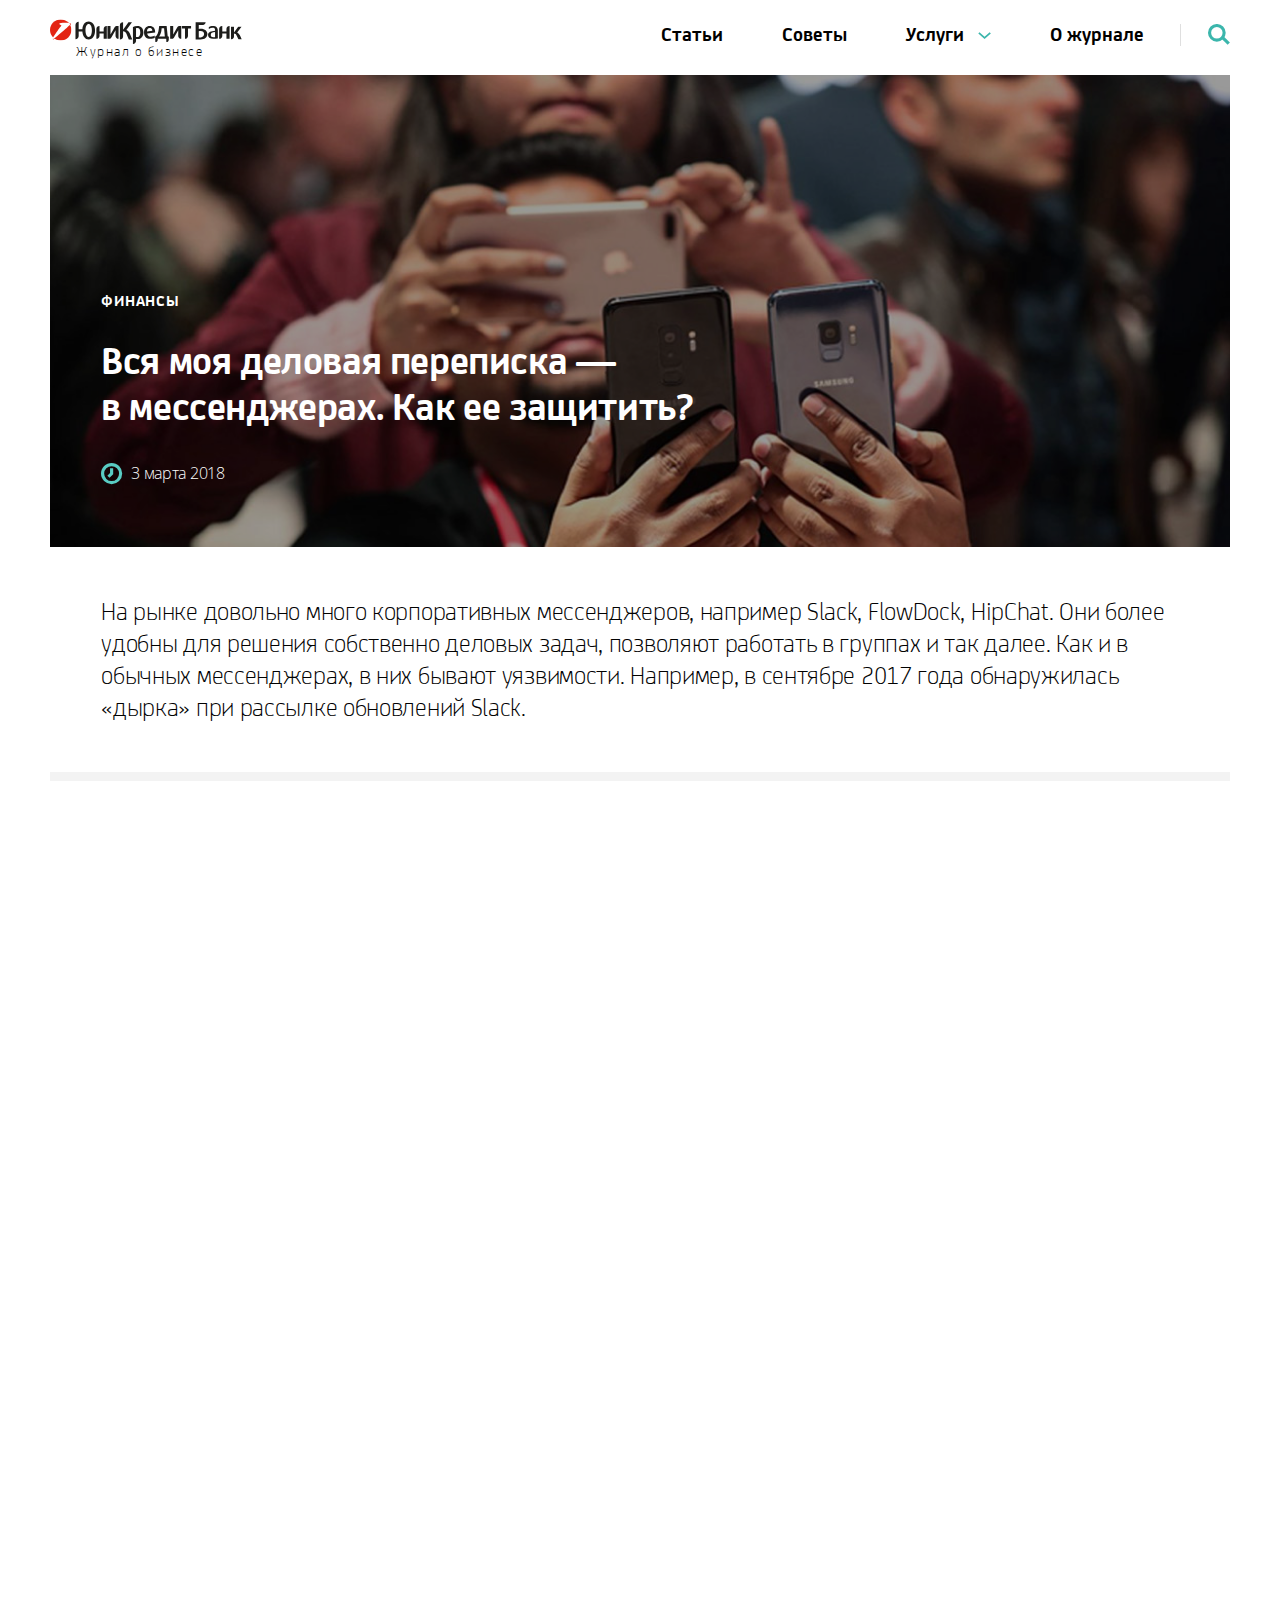
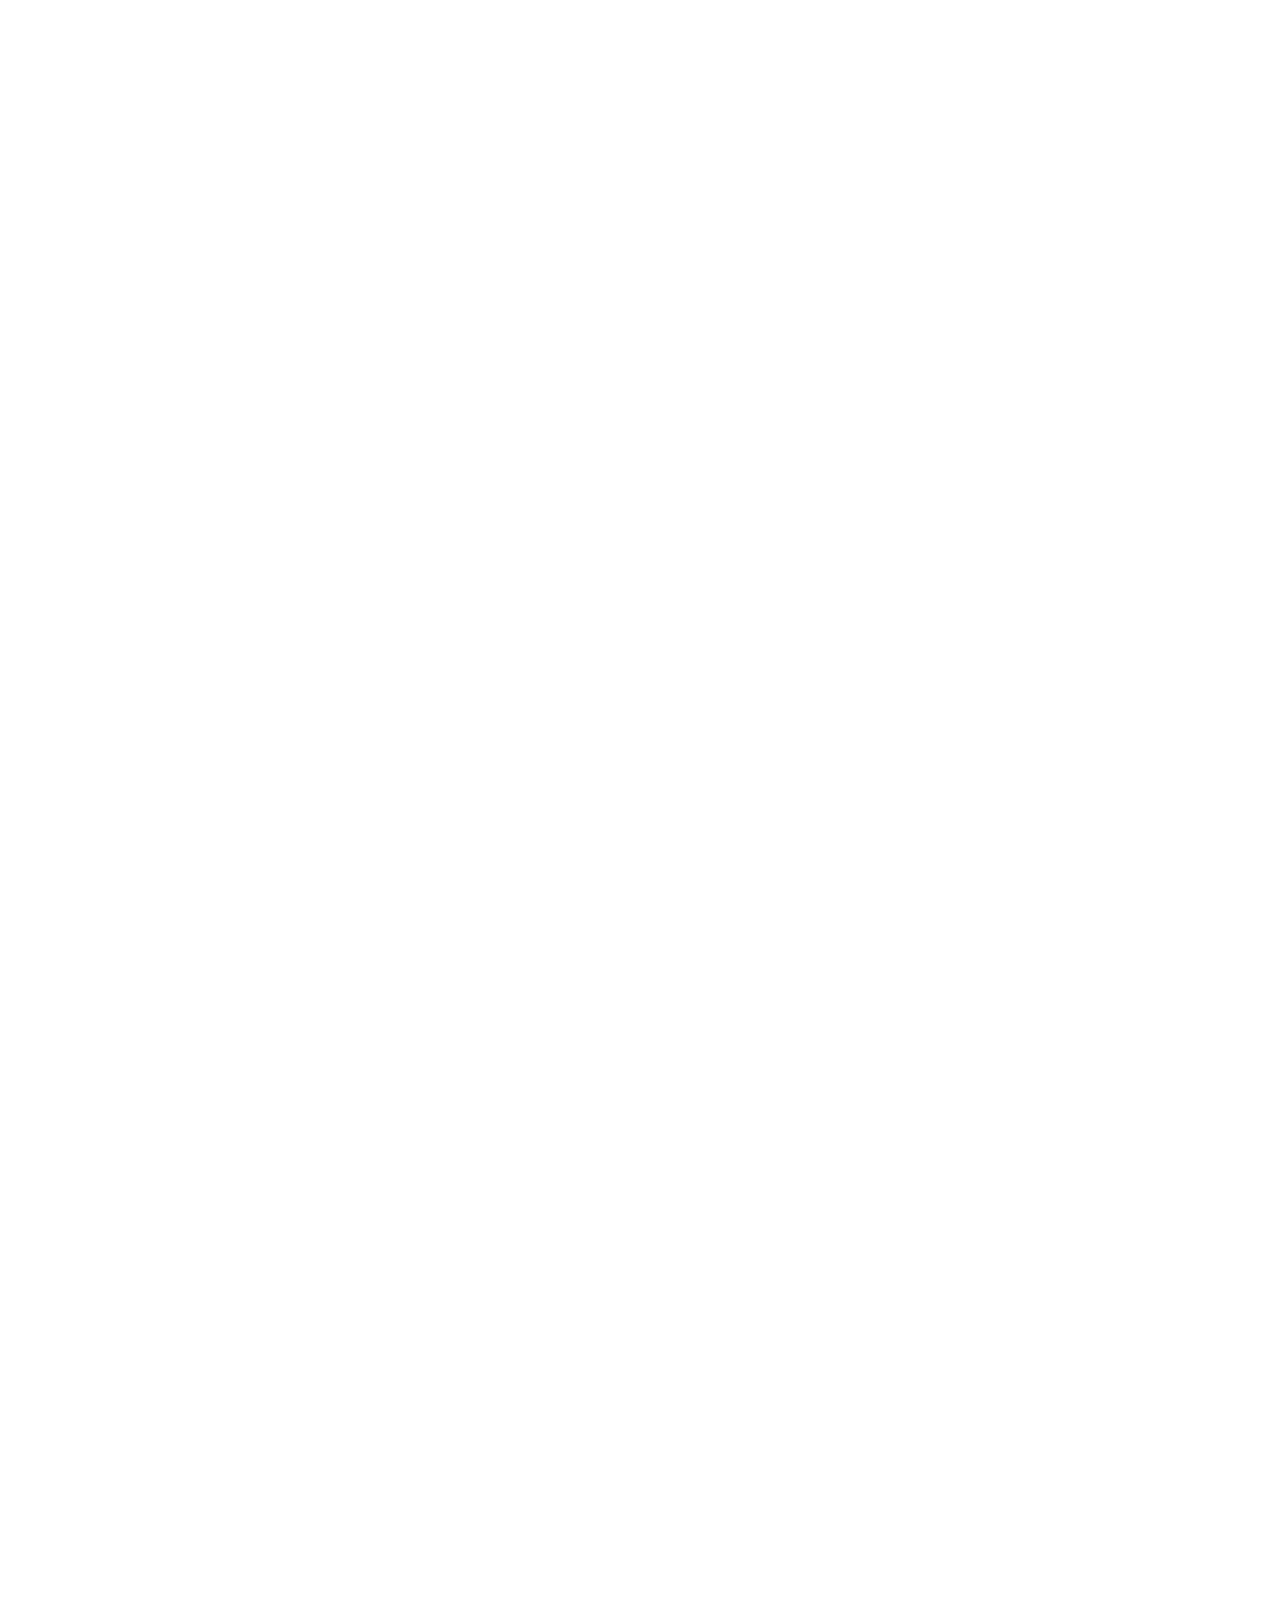
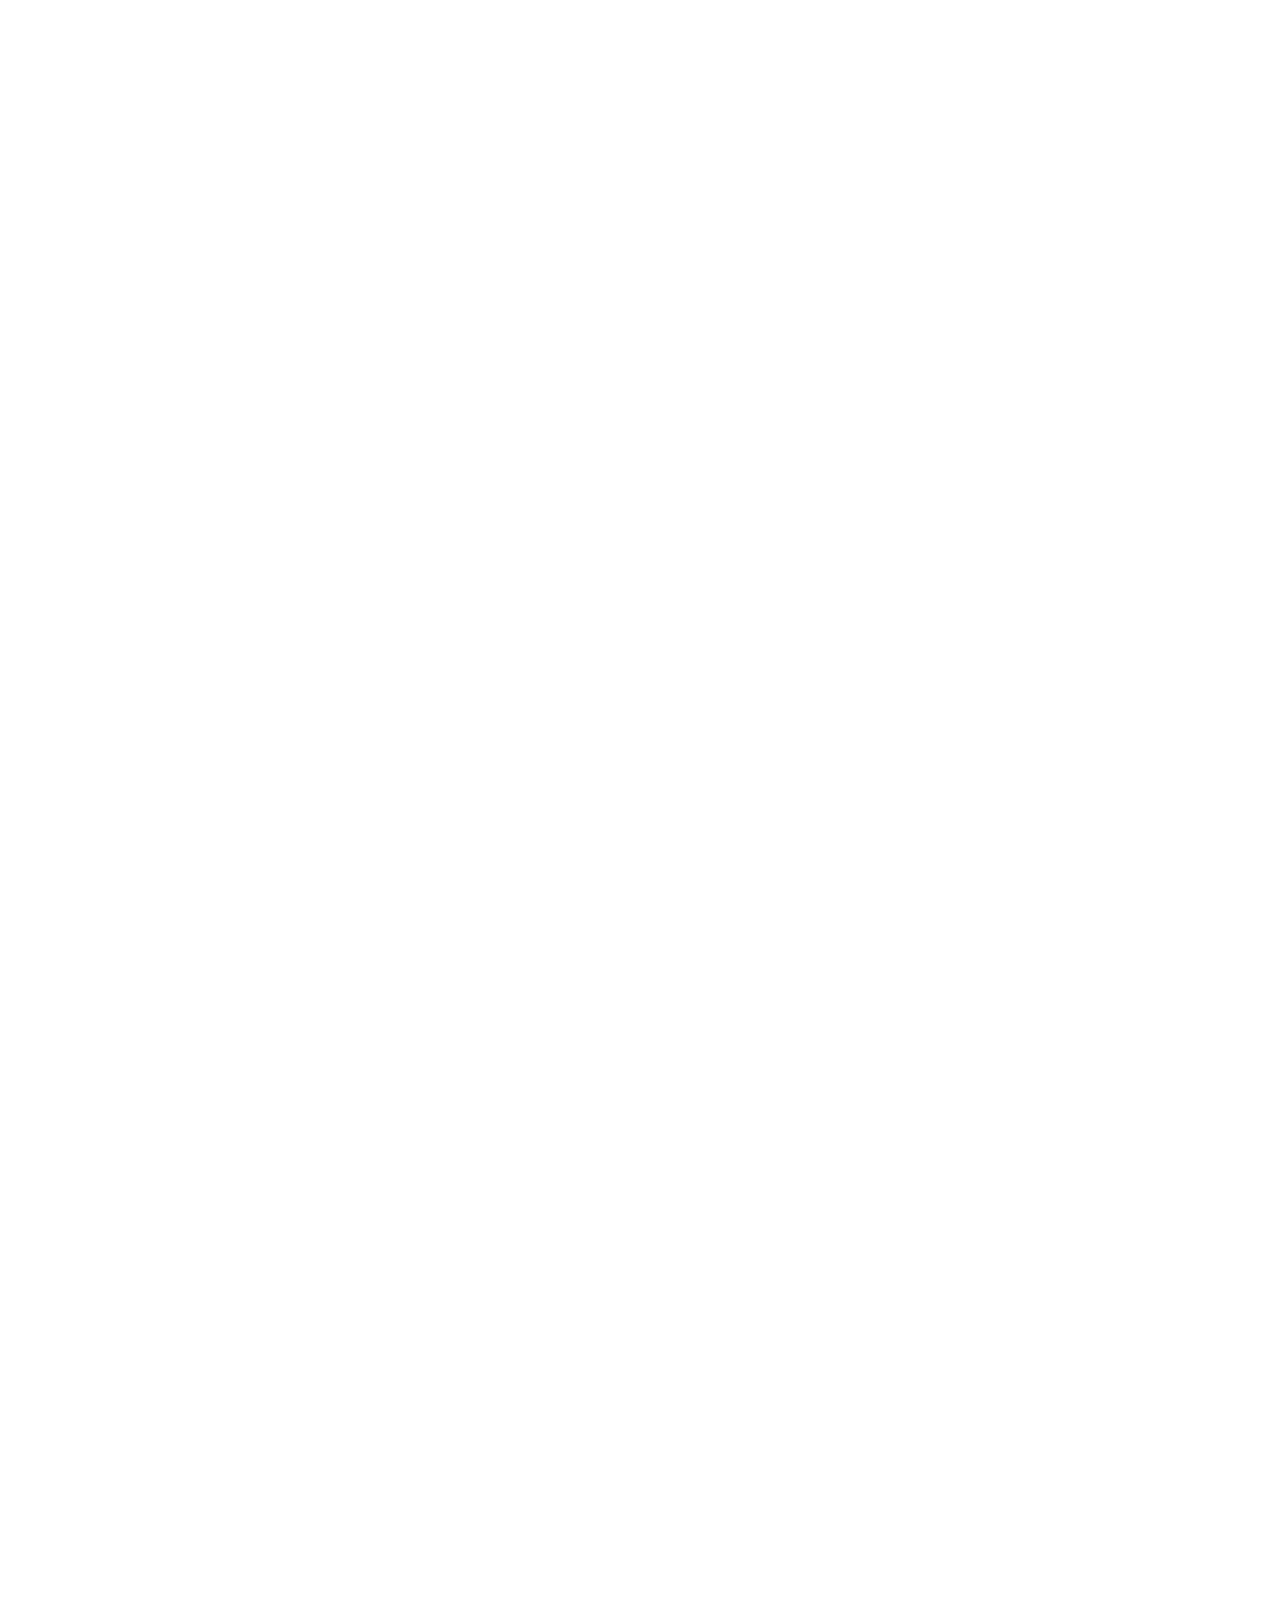
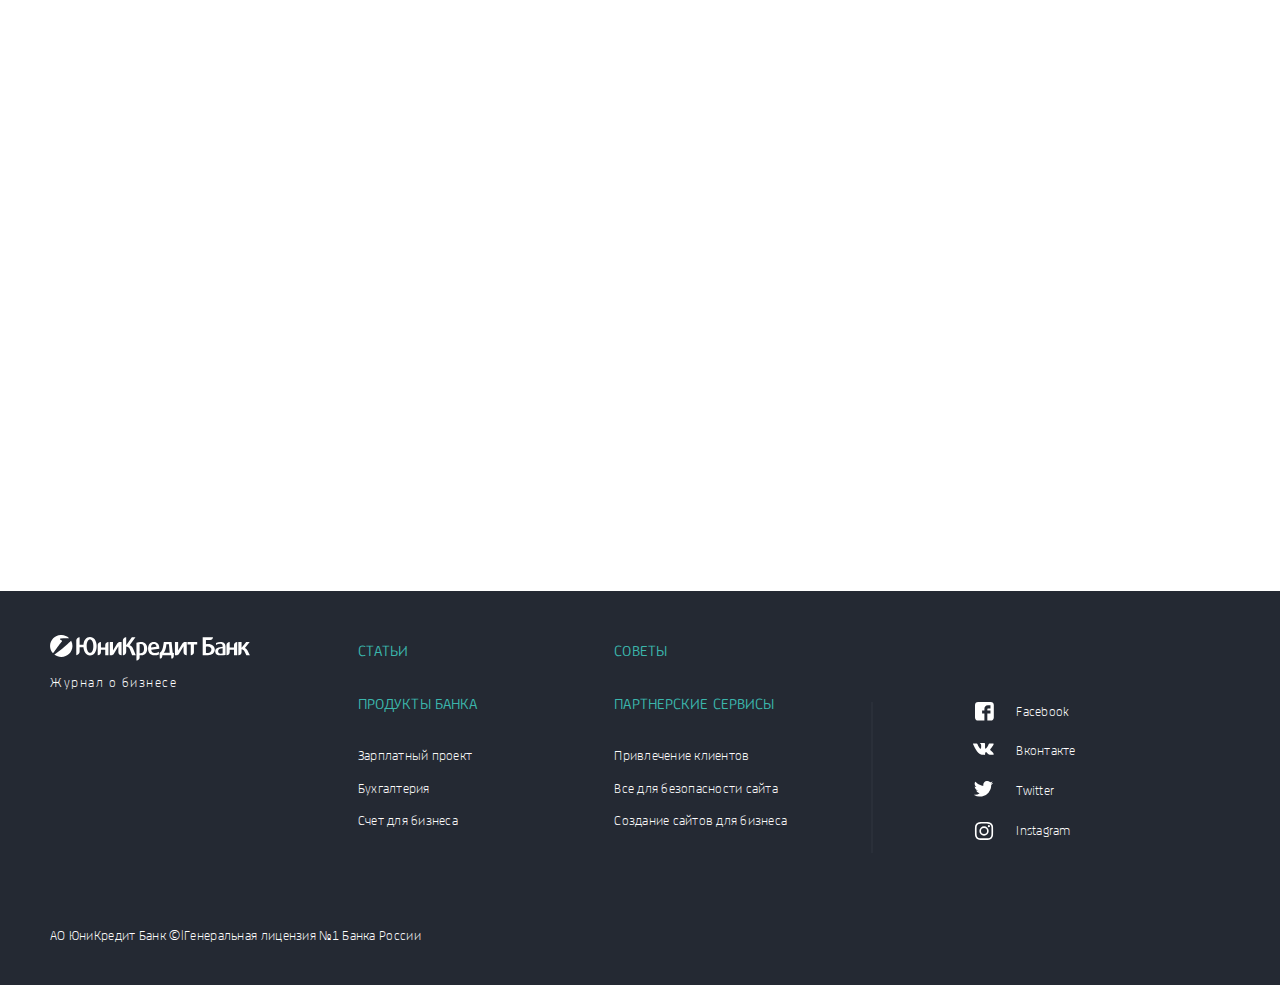
<file: article.html>
<!DOCTYPE HTML>
<html lang="ru">
<head>
    <meta http-equiv="X-UA-Compatible" content="IE=edge">
    <meta charset="utf-8">
    <meta name="viewport" content="width=device-width, initial-scale=1, maximum-scale=1, shrink-to-fit=no">
    <title>ЮниКредит Банк. Журнал о бизнесе</title>
    <meta name="description" content="">
    <meta name="format-detection" content="telephone=no">
    <meta name="format-detection" content="address=no">
    <link rel="stylesheet" href="css/style.css">
    <link rel="apple-touch-icon" href="apple-touch-icon.png">
    <link rel="shortcut icon" href="favicon.ico">
</head>
<body class="no-js">
    <div class="main">
        <header class="header-global">
            <div class="container">
                <div class="row">
                    <div class="col-lg-6 col-19">
                        <div class="logo animationFadeIn">
                            <a href="/">
                                <img src="images/logo.svg" alt="">
                                <span class="logo-title">Журнал о бизнесе</span>
                            </a>
                        </div>
                    </div>
                    <!-- /.col -->
                    <div class="col-lg-17 col-4">
                        <a href="#" class="navigation-toggle animationFadeIn"><span class="navigation-toggle-icon"></span></a>
                        <div class="header-nav animationFadeIn clearfix d-none d-lg-block">
                            <div class="header-search">
                                <a href="#" class="header-search-toggle">
                                    <span class="svg">
                                        <svg width="27" height="26" viewBox="0 0 27 26" xmlns="http://www.w3.org/2000/svg"><g transform="translate(1 1)" stroke="#3bb6ac" class="svg-stroke" stroke-width="3.84" fill="none" fill-rule="evenodd"><circle cx="9.86" cy="9.859" r="8.95"/><path d="M16.97 15.698l7.52 7.518"/></g></svg>
                                    </span>
                                </a>
                                <div class="header-search-panel">
                                    <input type="text" class="header-search-text" placeholder="Что вы ищете?">
                                    <input type="hidden">
                                    <a href="#" class="header-search-button">
                                        <span class="svg">
                                            <svg width="27" height="26" viewBox="0 0 27 26" xmlns="http://www.w3.org/2000/svg"><g transform="translate(1 1)" stroke="#3bb6ac" class="svg-stroke" stroke-width="3.84" fill="none" fill-rule="evenodd"><circle cx="9.86" cy="9.859" r="8.95"/><path d="M16.97 15.698l7.52 7.518"/></g></svg>
                                        </span>
                                    </a>
                                    <a href="#" class="header-search-close"></a>
                                </div>
                            </div>
                            <!-- /.header-search -->
                            <div class="header-menu">
                                <ul class="menu clearfix">
                                    <li><a href="#">Статьи</a></li>
                                    <li><a href="#">Советы</a></li>
                                    <li>
                                        <a href="#">Услуги</a>
                                        <a href="#menu-toggle-services" class="menu-toggle"><span class="svg"><svg width="19" height="11" viewBox="0 0 19 11" xmlns="http://www.w3.org/2000/svg"><path d="M17.92 1.186L9.6 8.698 1.28 1.186" stroke="#3bb6ac" class="svg-stroke" stroke-width="2.56" fill="none" fill-rule="evenodd"/></svg></span></a>
                                    </li>
                                    <li><a href="#">О журнале</a></li>
                                </ul>
                            </div>
                            <!-- /.header-menu -->
                        </div>
                        <!-- /.header-nav -->
                    </div>
                    <!-- /.col -->
                </div>
                <!-- /.row -->
            </div>
            <!-- /.container -->
        </header>
        <div class="header-submenu-panel" data-panel="menu-toggle-services">
            <div class="container">
                <div class="row">
                    <div class="col-23">
                        <ul class="header-submenu">
                            <li><a href="#" class="submenu-business">Как начать бизнес</a></li>
                            <li><a href="#">Валютный контроль</a></li>
                            <li><a href="#">Зарплатный проект</a></li>
                            <li><a href="#">Депозиты</a></li>
                            <li><a href="#">Расчетно-кассовое обслуживание</a></li>
                            <li><a href="#">Конверсионные операции</a></li>
                            <li><a href="#">Кредиты</a></li>
                            <li><a href="#">Партнерские проекты</a></li>
                        </ul>
                        <!-- /.header-submenu -->
                    </div>
                    <!-- /.col -->
                </div>
                <!-- /.row -->
            </div>
            <!-- /.container -->
        </div>
        <!-- /.header-submenu-panel -->
        <div class="navigation">
            <div class="navigation-content">
                <div class="container">
                    <div class="row">
                        <div class="col-23">
                            <div class="navigation-menu-wrapper full-screen">
                                <ul class="navigation-menu">
                                    <li><a href="#">Статьи</a></li>
                                    <li><a href="#">Советы</a></li>
                                    <li>
                                        <a href="#">Услуги</a>
                                        <a href="#" class="navigation-menu-toggle"><span class="svg"><svg width="19" height="11" viewBox="0 0 19 11" xmlns="http://www.w3.org/2000/svg"><path d="M17.92 1.186L9.6 8.698 1.28 1.186" stroke="#3bb6ac" class="svg-stroke" stroke-width="2.56" fill="none" fill-rule="evenodd"/></svg></span></a>
                                        <ul class="navigation-submenu">
                                            <li><a href="#" class="submenu-business">Как начать бизнес</a></li>
                                            <li><a href="#">Валютный контроль</a></li>
                                            <li><a href="#">Зарплатный проект</a></li>
                                            <li><a href="#">Депозиты</a></li>
                                            <li><a href="#">Расчетно-кассовое обслуживание</a></li>
                                            <li><a href="#">Конверсионные операции</a></li>
                                            <li><a href="#">Кредиты</a></li>
                                            <li><a href="#">Партнерские проекты</a></li>
                                        </ul>
                                    </li>
                                    <li><a href="#">О журнале</a></li>
                                </ul>
                            </div>
                            <!-- /.navigation-menu-wrapper -->
                        </div>
                        <!-- /.col -->
                    </div>
                    <!-- /.row -->
                </div>
                <!-- /.container -->
            </div>
            <!-- /.navigation-content -->
            <div class="navigation-footer">
                <div class="container">
                    <div class="row">
                        <div class="col-md-11 col-23">
                            <div class="footer-logo">
                                <a href="/">
                                    <img src="images/logo_white.svg" alt="">
                                    <span class="footer-logo-title">Журнал о бизнесе</span>
                                </a>
                            </div>
                        </div>
                        <!-- /.col -->
                        <div class="col-md-12 col-23">
                            <ul class="footer-social">
                                <li><a href="#">Facebook
                                    <span class="footer-social-ico footer-social-ico1">
                                        <span class="svg">
                                            <svg width="18" height="18" viewBox="0 0 18 18" xmlns="http://www.w3.org/2000/svg"><path d="M17.82 2.94A3.056 3.056 0 0 0 14.851.01H2.972A3.057 3.057 0 0 0 .003 2.94v11.74a3.059 3.059 0 0 0 2.97 2.94h5.939v-6.65H6.734V8.03h2.178V6.89a3.63 3.63 0 0 1 3.34-3.75h2.4v2.93h-2.4a.725.725 0 0 0-.569.79v1.17h2.97v2.94h-2.97v6.65h3.168a3.058 3.058 0 0 0 2.969-2.94V2.94z" fill="#FFF" class="svg-fill" fill-rule="evenodd"/></svg>
                                        </span>
                                    </span>
                                </a></li>
                                <li><a href="#">Вконтакте
                                    <span class="footer-social-ico footer-social-ico2">
                                        <span class="svg">
                                            <svg width="21" height="13" viewBox="0 0 21 13" xmlns="http://www.w3.org/2000/svg"><path d="M17.824 8.54c.712.655 1.39 1.346 2.031 2.07.281.325.525.68.727 1.06a.757.757 0 0 1-.46 1.18H17.1a2.3 2.3 0 0 1-1.924-.79c-.416-.43-.806-.89-1.208-1.34a3.052 3.052 0 0 0-.542-.49.631.631 0 0 0-1 .25 3.224 3.224 0 0 0-.319 1.43.8.8 0 0 1-.961.94 7.658 7.658 0 0 1-4.32-.94 9.594 9.594 0 0 1-2.907-2.76 36.736 36.736 0 0 1-3.827-6.9c-.242-.54-.065-.84.526-.85.987-.02 1.973-.01 2.958 0a.875.875 0 0 1 .819.62 18.53 18.53 0 0 0 2 3.76c.201.322.457.606.757.84a.455.455 0 0 0 .782-.23 2.6 2.6 0 0 0 .173-.79c.09-.919.074-1.845-.048-2.76a1.138 1.138 0 0 0-.97-1.05c-.288-.06-.245-.17-.106-.33.209-.304.558-.482.927-.47h3.412c.45.047.777.45.731.9v3.84c-.019.388.163.758.481.98a.677.677 0 0 0 .682-.34 12.036 12.036 0 0 0 1.921-2.99c.231-.47.43-.96.624-1.45a.725.725 0 0 1 .77-.54h3.284c.098-.003.196.003.292.02a.58.58 0 0 1 .533.89 8.434 8.434 0 0 1-1.306 2.29c-.548.76-1.132 1.5-1.677 2.28a1.047 1.047 0 0 0 .161 1.67h.006z" fill="#FFF" class="svg-fill" fill-rule="evenodd"/></svg>
                                        </span>
                                    </span>
                                </a></li>
                                <li><a href="#">Twitter
                                    <span class="footer-social-ico footer-social-ico3">
                                        <span class="svg">
                                            <svg width="20" height="16" viewBox="0 0 20 16" xmlns="http://www.w3.org/2000/svg"><path d="M.002 13.82a8.007 8.007 0 0 0 5.726-1.6.1.1 0 0 0-.107-.04.364.364 0 0 0-.1-.01 4.1 4.1 0 0 1-.605-.1 3.93 3.93 0 0 1-2.772-2.48c-.013-.04-.021-.08-.033-.12.2.02.386.04.574.05.19.008.38.002.568-.02.19-.019.378-.052.563-.1a.206.206 0 0 0-.124-.05 3.936 3.936 0 0 1-2.405-1.78 3.792 3.792 0 0 1-.562-2.06c.039.01.071.02.1.03.358.19.745.318 1.146.38.1.02.207.03.312.04.05.005.1.005.15 0 .012-.04-.033-.05-.057-.07A3.932 3.932 0 0 1 1.209.87c.016-.03.034-.06.053-.09l.03-.03c.027.035.056.069.088.1a11.164 11.164 0 0 0 6.072 3.72c.502.11 1.01.19 1.522.24.109 0 .218.01.328.02h.081a.842.842 0 0 0-.01-.1 3.9 3.9 0 0 1 1.12-3.61A3.775 3.775 0 0 1 12.601.07a3.9 3.9 0 0 1 3.3.98c.068.06.13.13.191.19a.454.454 0 0 0 .167-.02 7.888 7.888 0 0 0 2.2-.84c.035-.02.07-.03.113-.05a.2.2 0 0 1-.028.14 3.9 3.9 0 0 1-1.483 1.88l-.121.09c.019.04.046.02.066.02a8.521 8.521 0 0 0 1.987-.54.1.1 0 0 1 .106-.02 7.455 7.455 0 0 1-.877 1.08c-.32.33-.67.632-1.045.9v.17c.013.407.002.814-.032 1.22a11.665 11.665 0 0 1-2.65 6.43 10.545 10.545 0 0 1-5.823 3.58c-.502.11-1.01.19-1.521.24a10.5 10.5 0 0 1-1.586.04 11.182 11.182 0 0 1-5.452-1.65.232.232 0 0 1-.111-.09z" fill="#FFF" class="svg-fill" fill-rule="evenodd"/></svg>
                                        </span>
                                    </span>
                                </a></li>
                                <li><a href="#">Instagram
                                    <span class="footer-social-ico footer-social-ico4">
                                        <span class="svg">
                                            <svg width="21" height="19" viewBox="0 0 21 19" xmlns="http://www.w3.org/2000/svg"><path d="M7.354 9.45a3.18 3.18 0 1 1 3.18 3.14 3.156 3.156 0 0 1-3.18-3.14m-1.719 0a4.9 4.9 0 1 0 4.9-4.84 4.872 4.872 0 0 0-4.9 4.84m8.846-5.03a1.145 1.145 0 1 0 2.29.01 1.145 1.145 0 0 0-2.29-.01m-7.8 12.7a5.3 5.3 0 0 1-1.772-.32 2.969 2.969 0 0 1-1.1-.71 2.888 2.888 0 0 1-.713-1.08 5.143 5.143 0 0 1-.329-1.75c-.046-.99-.055-1.29-.055-3.81s.01-2.82.055-3.81c.007-.598.118-1.19.329-1.75a3.1 3.1 0 0 1 1.81-1.79 5.494 5.494 0 0 1 1.772-.33c1.006-.04 1.308-.05 3.855-.05 2.547 0 2.848.01 3.855.05a5.486 5.486 0 0 1 1.771.33c.833.31 1.492.961 1.811 1.79.21.56.322 1.152.329 1.75.046.99.055 1.29.055 3.81s-.009 2.81-.055 3.81a5.143 5.143 0 0 1-.329 1.75 2.912 2.912 0 0 1-.713 1.08 2.957 2.957 0 0 1-1.1.71 5.288 5.288 0 0 1-1.771.32c-1.006.05-1.308.06-3.855.06-2.547 0-2.849-.01-3.855-.06M6.597.08a6.745 6.745 0 0 0-2.315.44 4.812 4.812 0 0 0-2.791 2.75 6.919 6.919 0 0 0-.443 2.29C1.001 6.57.991 6.89.991 9.45s.01 2.88.057 3.89c.017.783.167 1.557.443 2.29a4.75 4.75 0 0 0 1.1 1.67 4.7 4.7 0 0 0 1.69 1.08 7 7 0 0 0 2.315.44c1.018.05 1.343.06 3.934.06s2.915-.01 3.933-.06a6.992 6.992 0 0 0 2.315-.44 4.7 4.7 0 0 0 1.69-1.08 4.777 4.777 0 0 0 1.1-1.67 6.893 6.893 0 0 0 .443-2.29c.046-1.01.057-1.33.057-3.89s-.011-2.88-.057-3.89a6.919 6.919 0 0 0-.443-2.29 4.814 4.814 0 0 0-2.79-2.75 6.756 6.756 0 0 0-2.316-.44C13.445.03 13.12.02 10.529.02c-2.591 0-2.916.01-3.934.06" fill="#FFF" class="svg-fill" fill-rule="evenodd"/></svg>
                                        </span>
                                    </span>
                                </a></li>
                            </ul>
                        </div>
                        <!-- /.col -->
                    </div>
                    <!-- /.row -->
                    <div class="row">
                        <div class="col-23">
                            <div class="navigation-footer-search clearfix">
                                <input type="text" class="navigation-footer-search-text" placeholder="Что вы ищете?">
                                <input type="hidden">
                                <a href="#" class="navigation-footer-search-button">
                                    <span class="svg">
                                        <svg width="27" height="26" viewBox="0 0 27 26" xmlns="http://www.w3.org/2000/svg"><g transform="translate(1 1)" stroke="#3bb6ac" class="svg-stroke" stroke-width="3.84" fill="none" fill-rule="evenodd"><circle cx="9.86" cy="9.859" r="8.95"/><path d="M16.97 15.698l7.52 7.518"/></g></svg>
                                    </span>
                                </a>
                            </div>
                            <!-- /.navigation-footer-search -->
                        </div>
                        <!-- /.col -->
                    </div>
                    <!-- /.row -->
                </div>
                <!-- /.container -->
            </div>
            <!-- /.navigation-footer -->
        </div>
        <!-- /.navigation -->
        <div class="spanning">
            <div class="container">
                <div class="article-hero animationFadeInUp">
                    <div class="row">
                        <div class="col-23">
                            <div class="article-hero-img" style="background-image: url('upload/article-detail.jpg');"></div>
                        </div>
                        <!-- /.col -->
                    </div>
                    <!-- /.row -->
                    <div class="article-hero-content">
                        <div class="row">
                            <div class="col-lg-15 offset-lg-1 col-23">
                                <div class="article-hero-category"><a href="#">Финансы</a></div>
                                <div class="article-hero-title">
                                    <h1>Вся моя деловая переписка — в&nbsp;мессенджерах. Как ее защитить?</h1>
                                </div>
                                <div class="article-hero-date">3 марта 2018</div>
                            </div>
                            <!-- /.col -->
                        </div>
                        <!-- /.row -->
                    </div>
                    <!-- /.article-hero-content -->
                </div>
                <!-- /.article-hero -->
                <div class="article-hero-info animationFadeInUp delay02">
                    <div class="row">
                        <div class="col-lg-21 offset-lg-1 col-23">
                            <p>На рынке довольно много корпоративных мессенджеров, например Slack, FlowDock, HipChat. Они более удобны для решения собственно деловых задач, позволяют работать в группах и так далее. Как и в обычных мессенджерах, в них бывают уязвимости. Например, в сентябре 2017 года обнаружилась «дырка» при рассылке обновлений Slack.</p>
                        </div>
                        <!-- /.col -->
                    </div>
                    <!-- /.row -->
                </div>
                <!-- /.article-hero-info -->
                <div class="article wysiwyg">
                    <div class="row">
                        <div class="col-lg-5 d-none d-lg-block article-sidebar">
                            <div class="article-popular animationFadeIn">
                                <h4>Популярно</h4>
                                <div class="article-popular-item">
                                    <div class="article-popular-item-category"><a href="#">Советы</a></div>
                                    <div class="article-popular-item-title"><a href="#">Кому можно вести кадры по упрощенной схеме?&nbsp;<span class="arrow arrow-green"><span class="arrow-line"></span><span class="arrow-top"></span><span class="arrow-bottom"></span></span></a></div>
                                </div>
                                <!-- /.article-popular-item -->
                                <div class="article-popular-item">
                                    <div class="article-popular-item-category"><a href="#">Статьи</a></div>
                                    <div class="article-popular-item-title"><a href="#">Инвестиции и продвижение&nbsp;<span class="arrow arrow-green"><span class="arrow-line"></span><span class="arrow-top"></span><span class="arrow-bottom"></span></span></a></div>
                                </div>
                                <!-- /.article-popular-item -->
                                <div class="article-popular-item">
                                    <div class="article-popular-item-category"><a href="#">Советы</a></div>
                                    <div class="article-popular-item-title"><a href="#">Кому можно вести кадры по упрощенной схеме?&nbsp;<span class="arrow arrow-green"><span class="arrow-line"></span><span class="arrow-top"></span><span class="arrow-bottom"></span></span></a></div>
                                </div>
                                <!-- /.article-popular-item -->
                            </div>
                            <!-- /.article-popular -->
                        </div>
                        <!-- /.col -->
                        <div class="col-lg-15 offset-lg-1 col-23">
                            <div class="article-content">
                                <h2>Обязательно ли это, если я не топ-менеджер?</h2>
                                <p>На рынке довольно много корпоративных мессенджеров, например Slack, FlowDock, HipChat. Они более удобны для решения собственно деловых задач, позволяют работать в группах и так далее.</p>
                                <p>Как и в обычных мессенджерах, в них бывают уязвимости. Например, в сентябре 2017 года обнаружилась «дырка» при рассылке обновлений Slack, которая позволяла отправлять пользователям скомпрометированное приложение. Позднее <strong><a href="#">выяснилась</a></strong> еще одна особенность деловых мессенджеров: оказалось, что злоумышленник может зарегистрироваться в рабочей группе условной компании NN, если использует в адресе электронной почты доменное имя этой компании (скажем, @nn.com), а служба поддержки при этом не проверит адрес вручную.</p>
                                <figure class="first">
                                    <img src="upload/article-content.jpg" alt="">
                                    <figcaption>Открытие продаж Iphone 10. Фото: Евгений Мельников</figcaption>
                                </figure>
                                <div class="row">
                                    <div class="d-lg-none col-md-8 col-23">
                                        <div class="article-popular-clone"></div>
                                    </div>
                                    <!-- /.col -->
                                    <div class="col-lg-23 offset-lg-0 col-md-14 offset-md-1 col-23">
                                        <p>Вы — один из тех двух миллиардов человек на Земле, кто переписывается в мессенджерах. В том числе с коллегами, партнерами, контрагентами. Вероятно, вы даже знаете, что такой способ связи не очень безопасен, но поскольку пока ничего страшного не произошло, вы не начали в этом разбираться. Вместе с экспертами в области цифровой безопасности из компании «Электронное облако» мы подготовили карточки о том, насколько безопасна ваша переписка и можно ли ее защитить.</p>
                                    </div>
                                    <!-- /.col -->
                                </div>
                                <!-- /.row -->
                                <blockquote>
                                    <p>Люди узнают, что какие-то туристы платят деньги не за то, чтобы поехать в Париж на выходные, а чтобы приехать к ним в деревню и что-то полезное для них делать.</p>
                                </blockquote>
                                <p>На рынке довольно много корпоративных мессенджеров, например Slack, FlowDock, HipChat. Они более удобны для решения собственно деловых задач, позволяют работать в группах и так далее.</p>
                                <figure>
                                    <div class="article-new-banner">
                                        <div class="article-new-banner-img">
                                            <a href="#" class="article-new-banner-img-link"><img src="upload/banner-new.jpg" alt=""></a>
                                        </div>
                                        <!-- /.article-new-banner-img -->
                                        <div class="article-new-banner-content">
                                            <div class="article-new-banner-tag"><a href="#">Продукты банка</span></div>
                                            <div class="article-new-banner-category"><a href="#">Кредит</a></div>
                                            <div class="article-new-banner-title"><a href="#">Исследование: хакеры способны влиять на курсы криптовалют с помощью кибератак&nbsp;<span class="arrow arrow-bold arrow-green"><span class="arrow-line"></span><span class="arrow-top"></span><span class="arrow-bottom"></span></span></a></div>
                                            <a href="#" class="button"><span class="button-arrow">Узнать больше</span></a>
                                        </div>
                                        <!-- /.article-new-banner-content -->
                                    </div>
                                    <!-- /.article-new-banner -->
                                </figure>
                                <figure>
                                    <div class="article-new-banner article-new-banner-blue">
                                        <div class="article-new-banner-img">
                                            <a href="#" class="article-new-banner-img-link"><img src="upload/banner-new.jpg" alt=""></a>
                                        </div>
                                        <!-- /.article-new-banner-img -->
                                        <div class="article-new-banner-content">
                                            <div class="article-new-banner-tag"><a href="#">Продукты банка</span></div>
                                            <div class="article-new-banner-category"><a href="#">Кредит</a></div>
                                            <div class="article-new-banner-title"><a href="#">Исследование: хакеры способны влиять на курсы криптовалют с помощью кибератак&nbsp;<span class="arrow arrow-bold arrow-green"><span class="arrow-line"></span><span class="arrow-top"></span><span class="arrow-bottom"></span></span></a></div>
                                            <a href="#" class="button"><span class="button-arrow">Узнать больше</span></a>
                                        </div>
                                        <!-- /.article-new-banner-content -->
                                    </div>
                                    <!-- /.article-new-banner -->
                                </figure>
                                <p>Как и в обычных мессенджерах, в них бывают уязвимости. Например, в сентябре 2017 года обнаружилась «дырка» при рассылке обновлений Slack, которая позволяла отправлять пользователям скомпрометированное приложение. Позднее выяснилась еще одна особенность деловых мессенджеров: оказалось, что злоумышленник может зарегистрироваться в рабочей группе условной компании NN, если использует в адресе электронной почты доменное имя этой компании (скажем, @nn.com), а служба поддержки при этом не проверит адрес вручную.</p>
                                <figure>
                                    <div class="article-product-block">
                                        <div class="home-articles-latest-wrapper">
                                            <div class="home-article home-article-product home-article-x2">
                                                <div class="home-article-inside">
                                                    <div class="home-article-product-img">
                                                        <div class="home-article-img-inside" style="background-image: url('upload/article-8.jpg');"></div>
                                                    </div>
                                                    <div class="home-article-product-category"><span>Продукты банка</span></div>
                                                    <div class="home-article-product-content">
                                                        <div class="home-article-category"><a href="#">Инвестиции</a></div>
                                                        <div class="home-article-product-title"><a href="#">Исследование: хакеры способны влиять на курсы криптовалют с помощью кибератак&nbsp;<span class="arrow arrow-bold arrow-green"><span class="arrow-line"></span><span class="arrow-top"></span><span class="arrow-bottom"></span></span></a></div>
                                                    </div>
                                                </div>
                                                <!-- /.home-article-inside -->
                                            </div>
                                            <!-- /.home-article -->
                                        </div>
                                        <!-- /.home-articles-latest-wrapper -->
                                    </div>
                                    <!-- /.article-product-block -->
                                    <figcaption>Открытие продаж Iphone 10. Фото: Евгений Мельников</figcaption>
                                </figure>
                                <p>Вы — один из тех двух миллиардов человек на Земле, кто переписывается в мессенджерах. В том числе с коллегами, партнерами, контрагентами. Вероятно, вы даже знаете, что такой способ связи не очень безопасен, но поскольку пока ничего страшного не произошло, вы не начали в этом разбираться. Вместе с экспертами в области цифровой безопасности из компании <strong><a href="#">«Электронное облако»</a></strong> мы подготовили карточки о том, насколько безопасна ваша переписка и можно ли ее защитить.</p>
                                <div class="clear-24"></div>
                                <blockquote>
                                    <div class="article-expert">
                                        <p>Люди узнают, что какие-то туристы платят деньги не за то, чтобы поехать в Париж на выходные, а чтобы приехать к ним в деревню и что-то полезное для них делать.</p>
                                        <span>&mdash;&nbsp; Аркадий Морейнис<img src="upload/expert.jpg" alt=""></span>
                                    </div>
                                </blockquote>
                                <p>На рынке довольно много корпоративных мессенджеров, например Slack, FlowDock, HipChat. Они более удобны для решения собственно деловых задач, позволяют работать в группах и так далее.</p>
                                <p>Как и в обычных мессенджерах, в них бывают уязвимости. Например, в сентябре 2017 года обнаружилась «дырка» при рассылке обновлений Slack, которая позволяла отправлять пользователям скомпрометированное приложение. Позднее выяснилась еще одна особенность деловых мессенджеров: оказалось, что злоумышленник может зарегистрироваться в рабочей группе условной компании NN, если использует в адресе электронной почты доменное имя этой компании (скажем, @nn.com), а служба поддержки при этом не проверит адрес вручную.</p>
                                <div class="article-social animationFadeIn">
                                    <h4>Поделитесь этой статьей</h4>
                                    <div class="article-social-list clearfix">
                                        <a href="#"><span class="article-social-ico1"><img src="upload/icon-facebook_c.svg" alt=""></span></a>
                                        <a href="#"><span class="article-social-ico2"><img src="upload/icon-vk_c.svg" alt=""></span></a>
                                        <a href="#"><span class="article-social-ico3"><img src="upload/icon-twitter_c.svg" alt=""></span></a>
                                        <a href="#"><span class="article-social-ico4"><img src="upload/icon-instagram_c.svg" alt=""></span></a>
                                    </div>
                                </div>
                                <!-- /.article-social -->
                            </div>
                            <!-- /.article-content -->
                        </div>
                        <!-- /.col -->
                    </div>
                    <!-- /.row -->
                </div>
                <!-- /.article -->
            </div>
            <!-- /.container -->
            <div class="home-advices animationFadeIn">
                <div class="container">
                    <div class="row">
                        <div class="col-23">
                            <div class="home-advices-category">
                                <h3>Что еще почитать</h3>
                            </div>
                            <div class="home-advices-slider-wrapper">
                                <div class="home-advices-slider">
                                    <ul class="slidee">
                                        <li>
                                            <span class="home-advice">
                                                <span class="home-advice-img" style="background-image: url('upload/icon-advice-new2.svg');"></span>
                                                <span class="home-advice-category"><a href="#">Финансы</a></span>
                                                <span class="home-advice-title"><a href="#">Кому можно вести кадры по упрощенной схеме?&nbsp;<span class="arrow arrow-bold arrow-green"><span class="arrow-line"></span><span class="arrow-top"></span><span class="arrow-bottom"></span></span></a></span>
                                                <span class="home-advice-number"><strong>4 совета</strong></span>
                                            </span>
                                        </li>
                                        <li>
                                            <span class="home-advice">
                                                <span class="home-advice-img">
                                                    <span class="home-advice-img-inside" style="background-image: url('upload/article-3.jpg');"></span>
                                                </span>
                                                <span class="home-advice-category"><a href="#">Инвестиции</a></span>
                                                <span class="home-advice-title"><a href="#">Исследование: хакеры способны влиять на курсы криптовалют с помощью кибератак&nbsp;<span class="arrow arrow-bold arrow-green"><span class="arrow-line"></span><span class="arrow-top"></span><span class="arrow-bottom"></span></span></a></span>
                                            </span>
                                        </li>
                                        <li>
                                            <span class="home-advice">
                                                <span class="home-advice-img" style="background-image: url('upload/icon-advice-new1.svg');"></span>
                                                <span class="home-advice-category"><a href="#">Финансы</a></span>
                                                <span class="home-advice-title"><a href="#">Кому можно вести кадры по упрощенной схеме?&nbsp;<span class="arrow arrow-bold arrow-green"><span class="arrow-line"></span><span class="arrow-top"></span><span class="arrow-bottom"></span></span></a></span>
                                                <span class="home-advice-number"><strong>4 совета</strong></span>
                                            </span>
                                        </li>
                                        <li>
                                            <span class="home-advice">
                                                <span class="home-advice-img">
                                                    <span class="home-advice-img-inside" style="background-image: url('upload/article-1.jpg');"></span>
                                                </span>
                                                <span class="home-advice-category"><a href="#">Инвестиции</a></span>
                                                <span class="home-advice-title"><a href="#">Есть ли какая-то базовая модель для диверсификации инвестиций?&nbsp;<span class="arrow arrow-bold arrow-green"><span class="arrow-line"></span><span class="arrow-top"></span><span class="arrow-bottom"></span></span></a></span>
                                            </span>
                                        </li>
                                        <li>
                                            <span class="home-advice">
                                                <span class="home-advice-img" style="background-image: url('upload/icon-advice-new3.svg');"></span>
                                                <span class="home-advice-category"><a href="#">Финансы</a></span>
                                                <span class="home-advice-title"><a href="#">Кому можно вести кадры по упрощенной схеме?&nbsp;<span class="arrow arrow-bold arrow-green"><span class="arrow-line"></span><span class="arrow-top"></span><span class="arrow-bottom"></span></span></a></span>
                                                <span class="home-advice-number"><strong>4 совета</strong></span>
                                            </span>
                                        </li>
                                        <li>
                                            <span class="home-advice">
                                                <span class="home-advice-img">
                                                    <span class="home-advice-img-inside" style="background-image: url('upload/article-3.jpg');"></span>
                                                </span>
                                                <span class="home-advice-category"><a href="#">Инвестиции</a></span>
                                                <span class="home-advice-title"><a href="#">Исследование: хакеры способны влиять на курсы криптовалют с помощью кибератак&nbsp;<span class="arrow arrow-bold arrow-green"><span class="arrow-line"></span><span class="arrow-top"></span><span class="arrow-bottom"></span></span></a></span>
                                            </span>
                                        </li>
                                        <li>
                                            <span class="home-advice">
                                                <span class="home-advice-img" style="background-image: url('upload/icon-advice-new4.svg');"></span>
                                                <span class="home-advice-category"><a href="#">Финансы</a></span>
                                                <span class="home-advice-title"><a href="#">Кому можно вести кадры по упрощенной схеме?&nbsp;<span class="arrow arrow-bold arrow-green"><span class="arrow-line"></span><span class="arrow-top"></span><span class="arrow-bottom"></span></span></a></span>
                                                <span class="home-advice-number"><strong>4 совета</strong></span>
                                            </span>
                                        </li>
                                        <li>
                                            <span class="home-advice">
                                                <span class="home-advice-img">
                                                    <span class="home-advice-img-inside" style="background-image: url('upload/article-1.jpg');"></span>
                                                </span>
                                                <span class="home-advice-category"><a href="#">Инвестиции</a></span>
                                                <span class="home-advice-title"><a href="#">Есть ли какая-то базовая модель для диверсификации инвестиций?&nbsp;<span class="arrow arrow-bold arrow-green"><span class="arrow-line"></span><span class="arrow-top"></span><span class="arrow-bottom"></span></span></a></span>
                                            </span>
                                        </li>
                                    </ul>
                                </div>
                                <!-- /.home-advices-slider -->
                                <div class="scrollbar">
                                    <div class="handle"></div>
                                </div>
                            </div>
                            <!-- /.home-advices-slider-wrapper -->
                        </div>
                        <!-- /.col -->
                    </div>
                    <!-- /.row -->
                </div>
                <!-- /.container -->
            </div>
            <!-- /.home-advices -->
        </div>
        <!-- /.spanning-columns -->
        <footer class="footer-global">
            <div class="container">
                <div class="row">
                    <div class="col-lg-6 col-23">
                        <div class="footer-logo">
                            <a href="/">
                                <img src="images/logo_white.svg" alt="">
                                <span class="footer-logo-title">Журнал о бизнесе</span>
                            </a>
                        </div>
                    </div>
                    <!-- /.col -->
                    <div class="col-lg-10 col-md-15 col-23">
                        <ul class="footer-menu">
                            <li><a href="#">Статьи</a></li>
                            <li><a href="#">Советы</a></li>
                            <li><a href="#">Продукты банка</a>
                                <ul>
                                    <li><a href="#">Зарплатный проект</a></li>
                                    <li><a href="#">Бухгалтерия</a></li>
                                    <li><a href="#">Счет для бизнеса</a></li>
                                </ul>
                            </li>
                            <li><a href="#">Партнерские сервисы</a>
                                <ul>
                                    <li><a href="#">Привлечение клиентов</a></li>
                                    <li><a href="#">Все для безопасности сайта</a></li>
                                    <li><a href="#">Создание сайтов для бизнеса</a></li>
                                </ul>
                            </li>
                        </ul>
                    </div>
                    <!-- /.col -->
                    <div class="col-lg-7 col-md-8 col-23">
                        <ul class="footer-social">
                            <li><a href="#">Facebook
                                <span class="footer-social-ico footer-social-ico1">
                                    <span class="svg">
                                        <svg width="18" height="18" viewBox="0 0 18 18" xmlns="http://www.w3.org/2000/svg"><path d="M17.82 2.94A3.056 3.056 0 0 0 14.851.01H2.972A3.057 3.057 0 0 0 .003 2.94v11.74a3.059 3.059 0 0 0 2.97 2.94h5.939v-6.65H6.734V8.03h2.178V6.89a3.63 3.63 0 0 1 3.34-3.75h2.4v2.93h-2.4a.725.725 0 0 0-.569.79v1.17h2.97v2.94h-2.97v6.65h3.168a3.058 3.058 0 0 0 2.969-2.94V2.94z" fill="#FFF" class="svg-fill" fill-rule="evenodd"/></svg>
                                    </span>
                                </span>
                            </a></li>
                            <li><a href="#">Вконтакте
                                <span class="footer-social-ico footer-social-ico2">
                                    <span class="svg">
                                        <svg width="21" height="13" viewBox="0 0 21 13" xmlns="http://www.w3.org/2000/svg"><path d="M17.824 8.54c.712.655 1.39 1.346 2.031 2.07.281.325.525.68.727 1.06a.757.757 0 0 1-.46 1.18H17.1a2.3 2.3 0 0 1-1.924-.79c-.416-.43-.806-.89-1.208-1.34a3.052 3.052 0 0 0-.542-.49.631.631 0 0 0-1 .25 3.224 3.224 0 0 0-.319 1.43.8.8 0 0 1-.961.94 7.658 7.658 0 0 1-4.32-.94 9.594 9.594 0 0 1-2.907-2.76 36.736 36.736 0 0 1-3.827-6.9c-.242-.54-.065-.84.526-.85.987-.02 1.973-.01 2.958 0a.875.875 0 0 1 .819.62 18.53 18.53 0 0 0 2 3.76c.201.322.457.606.757.84a.455.455 0 0 0 .782-.23 2.6 2.6 0 0 0 .173-.79c.09-.919.074-1.845-.048-2.76a1.138 1.138 0 0 0-.97-1.05c-.288-.06-.245-.17-.106-.33.209-.304.558-.482.927-.47h3.412c.45.047.777.45.731.9v3.84c-.019.388.163.758.481.98a.677.677 0 0 0 .682-.34 12.036 12.036 0 0 0 1.921-2.99c.231-.47.43-.96.624-1.45a.725.725 0 0 1 .77-.54h3.284c.098-.003.196.003.292.02a.58.58 0 0 1 .533.89 8.434 8.434 0 0 1-1.306 2.29c-.548.76-1.132 1.5-1.677 2.28a1.047 1.047 0 0 0 .161 1.67h.006z" fill="#FFF" class="svg-fill" fill-rule="evenodd"/></svg>
                                    </span>
                                </span>
                            </a></li>
                            <li><a href="#">Twitter
                                <span class="footer-social-ico footer-social-ico3">
                                    <span class="svg">
                                        <svg width="20" height="16" viewBox="0 0 20 16" xmlns="http://www.w3.org/2000/svg"><path d="M.002 13.82a8.007 8.007 0 0 0 5.726-1.6.1.1 0 0 0-.107-.04.364.364 0 0 0-.1-.01 4.1 4.1 0 0 1-.605-.1 3.93 3.93 0 0 1-2.772-2.48c-.013-.04-.021-.08-.033-.12.2.02.386.04.574.05.19.008.38.002.568-.02.19-.019.378-.052.563-.1a.206.206 0 0 0-.124-.05 3.936 3.936 0 0 1-2.405-1.78 3.792 3.792 0 0 1-.562-2.06c.039.01.071.02.1.03.358.19.745.318 1.146.38.1.02.207.03.312.04.05.005.1.005.15 0 .012-.04-.033-.05-.057-.07A3.932 3.932 0 0 1 1.209.87c.016-.03.034-.06.053-.09l.03-.03c.027.035.056.069.088.1a11.164 11.164 0 0 0 6.072 3.72c.502.11 1.01.19 1.522.24.109 0 .218.01.328.02h.081a.842.842 0 0 0-.01-.1 3.9 3.9 0 0 1 1.12-3.61A3.775 3.775 0 0 1 12.601.07a3.9 3.9 0 0 1 3.3.98c.068.06.13.13.191.19a.454.454 0 0 0 .167-.02 7.888 7.888 0 0 0 2.2-.84c.035-.02.07-.03.113-.05a.2.2 0 0 1-.028.14 3.9 3.9 0 0 1-1.483 1.88l-.121.09c.019.04.046.02.066.02a8.521 8.521 0 0 0 1.987-.54.1.1 0 0 1 .106-.02 7.455 7.455 0 0 1-.877 1.08c-.32.33-.67.632-1.045.9v.17c.013.407.002.814-.032 1.22a11.665 11.665 0 0 1-2.65 6.43 10.545 10.545 0 0 1-5.823 3.58c-.502.11-1.01.19-1.521.24a10.5 10.5 0 0 1-1.586.04 11.182 11.182 0 0 1-5.452-1.65.232.232 0 0 1-.111-.09z" fill="#FFF" class="svg-fill" fill-rule="evenodd"/></svg>
                                    </span>
                                </span>
                            </a></li>
                            <li><a href="#">Instagram
                                <span class="footer-social-ico footer-social-ico4">
                                    <span class="svg">
                                        <svg width="21" height="19" viewBox="0 0 21 19" xmlns="http://www.w3.org/2000/svg"><path d="M7.354 9.45a3.18 3.18 0 1 1 3.18 3.14 3.156 3.156 0 0 1-3.18-3.14m-1.719 0a4.9 4.9 0 1 0 4.9-4.84 4.872 4.872 0 0 0-4.9 4.84m8.846-5.03a1.145 1.145 0 1 0 2.29.01 1.145 1.145 0 0 0-2.29-.01m-7.8 12.7a5.3 5.3 0 0 1-1.772-.32 2.969 2.969 0 0 1-1.1-.71 2.888 2.888 0 0 1-.713-1.08 5.143 5.143 0 0 1-.329-1.75c-.046-.99-.055-1.29-.055-3.81s.01-2.82.055-3.81c.007-.598.118-1.19.329-1.75a3.1 3.1 0 0 1 1.81-1.79 5.494 5.494 0 0 1 1.772-.33c1.006-.04 1.308-.05 3.855-.05 2.547 0 2.848.01 3.855.05a5.486 5.486 0 0 1 1.771.33c.833.31 1.492.961 1.811 1.79.21.56.322 1.152.329 1.75.046.99.055 1.29.055 3.81s-.009 2.81-.055 3.81a5.143 5.143 0 0 1-.329 1.75 2.912 2.912 0 0 1-.713 1.08 2.957 2.957 0 0 1-1.1.71 5.288 5.288 0 0 1-1.771.32c-1.006.05-1.308.06-3.855.06-2.547 0-2.849-.01-3.855-.06M6.597.08a6.745 6.745 0 0 0-2.315.44 4.812 4.812 0 0 0-2.791 2.75 6.919 6.919 0 0 0-.443 2.29C1.001 6.57.991 6.89.991 9.45s.01 2.88.057 3.89c.017.783.167 1.557.443 2.29a4.75 4.75 0 0 0 1.1 1.67 4.7 4.7 0 0 0 1.69 1.08 7 7 0 0 0 2.315.44c1.018.05 1.343.06 3.934.06s2.915-.01 3.933-.06a6.992 6.992 0 0 0 2.315-.44 4.7 4.7 0 0 0 1.69-1.08 4.777 4.777 0 0 0 1.1-1.67 6.893 6.893 0 0 0 .443-2.29c.046-1.01.057-1.33.057-3.89s-.011-2.88-.057-3.89a6.919 6.919 0 0 0-.443-2.29 4.814 4.814 0 0 0-2.79-2.75 6.756 6.756 0 0 0-2.316-.44C13.445.03 13.12.02 10.529.02c-2.591 0-2.916.01-3.934.06" fill="#FFF" class="svg-fill" fill-rule="evenodd"/></svg>
                                    </span>
                                </span>
                            </a></li>
                        </ul>
                    </div>
                    <!-- /.col -->
                </div>
                <!-- /.row -->
            </div>
            <!-- /.container -->
            <div class="footer-copyright">
                <div class="container">
                    <div class="row">
                        <div class="col-23">
                            <p>АО ЮниКредит Банк &copy;<span class="footer-copyright-sep">|</span>Генеральная лицензия №1 Банка России</p>
                        </div>
                        <!-- /.col -->
                    </div>
                    <!-- /.row -->
                </div>
                <!-- /.container -->
            </div>
            <!-- /.footer-copyright -->
        </footer>
    </div>
    <!-- /.main -->
    <script src="js/jquery.js"></script>
    <script src="js/migrate.js"></script>
    <script src="js/library.js"></script>
    <script src="js/script.js"></script>
</body>
</html>
</file>
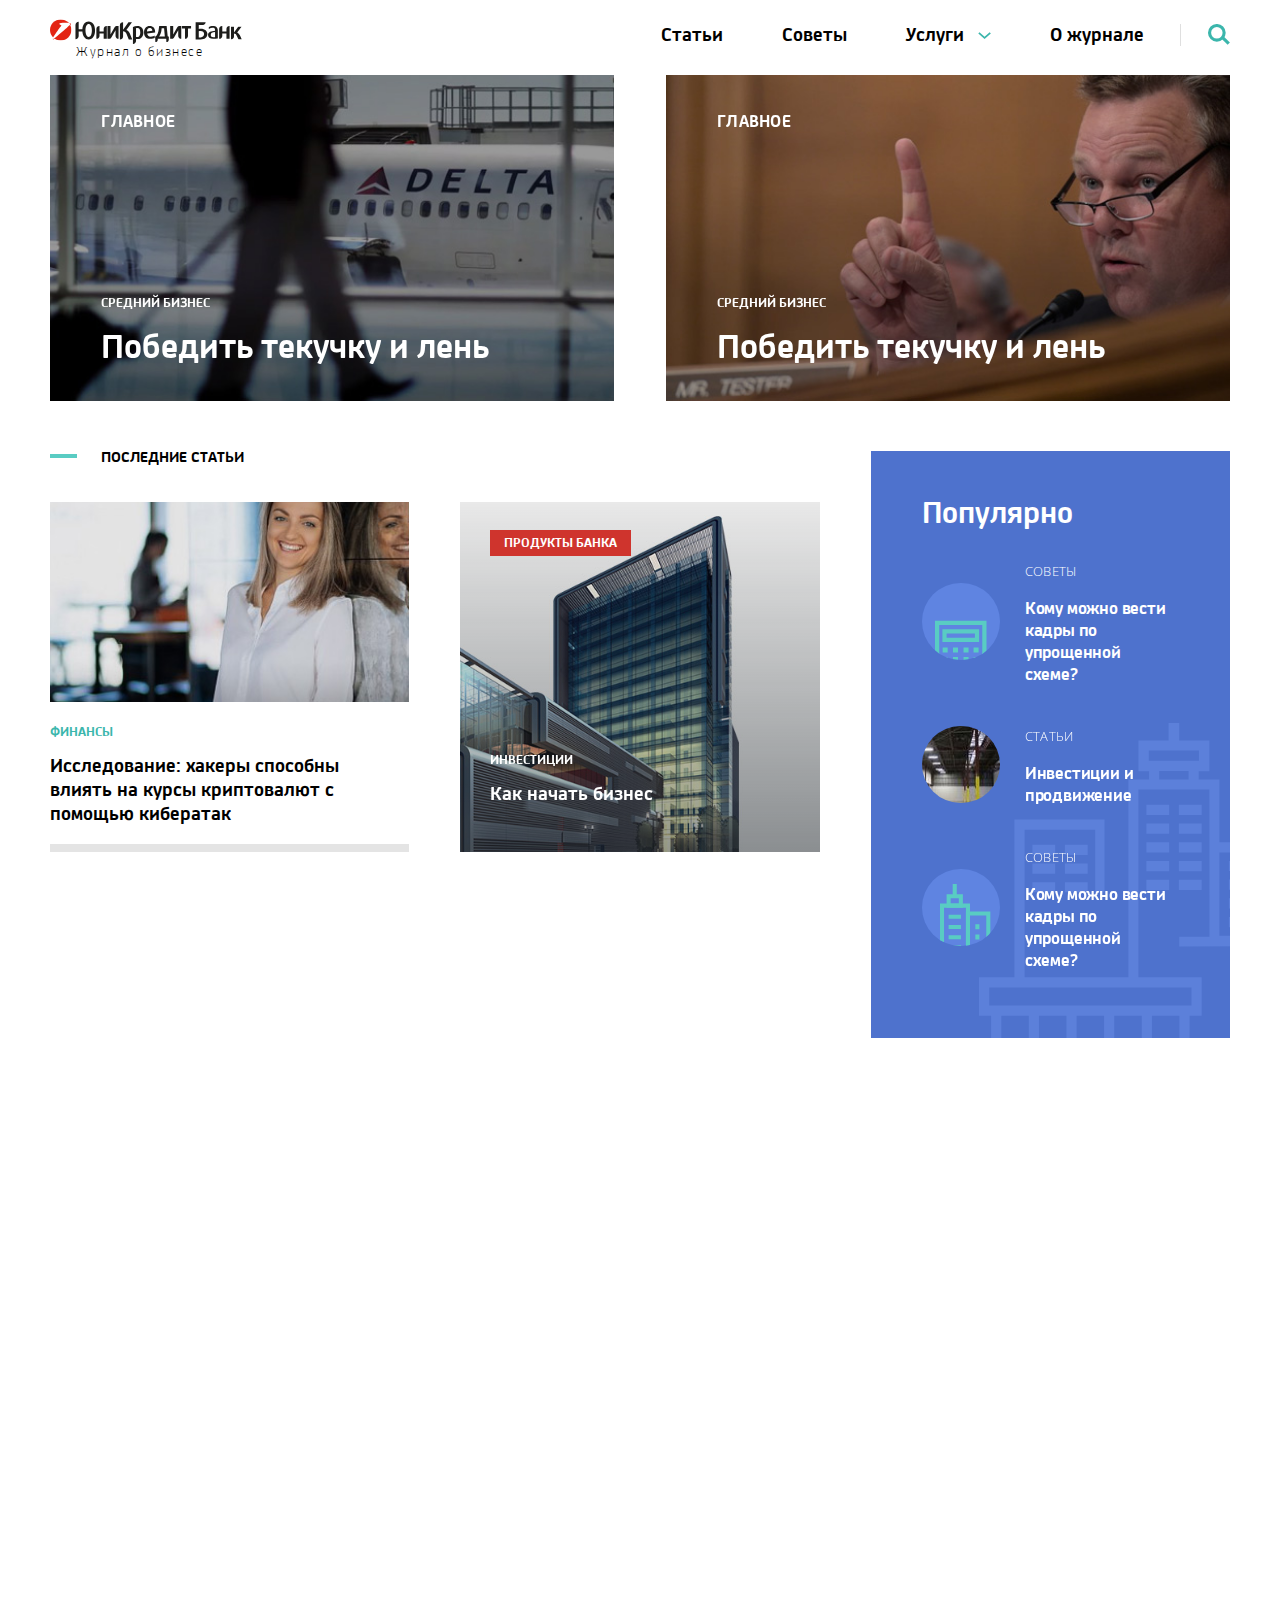
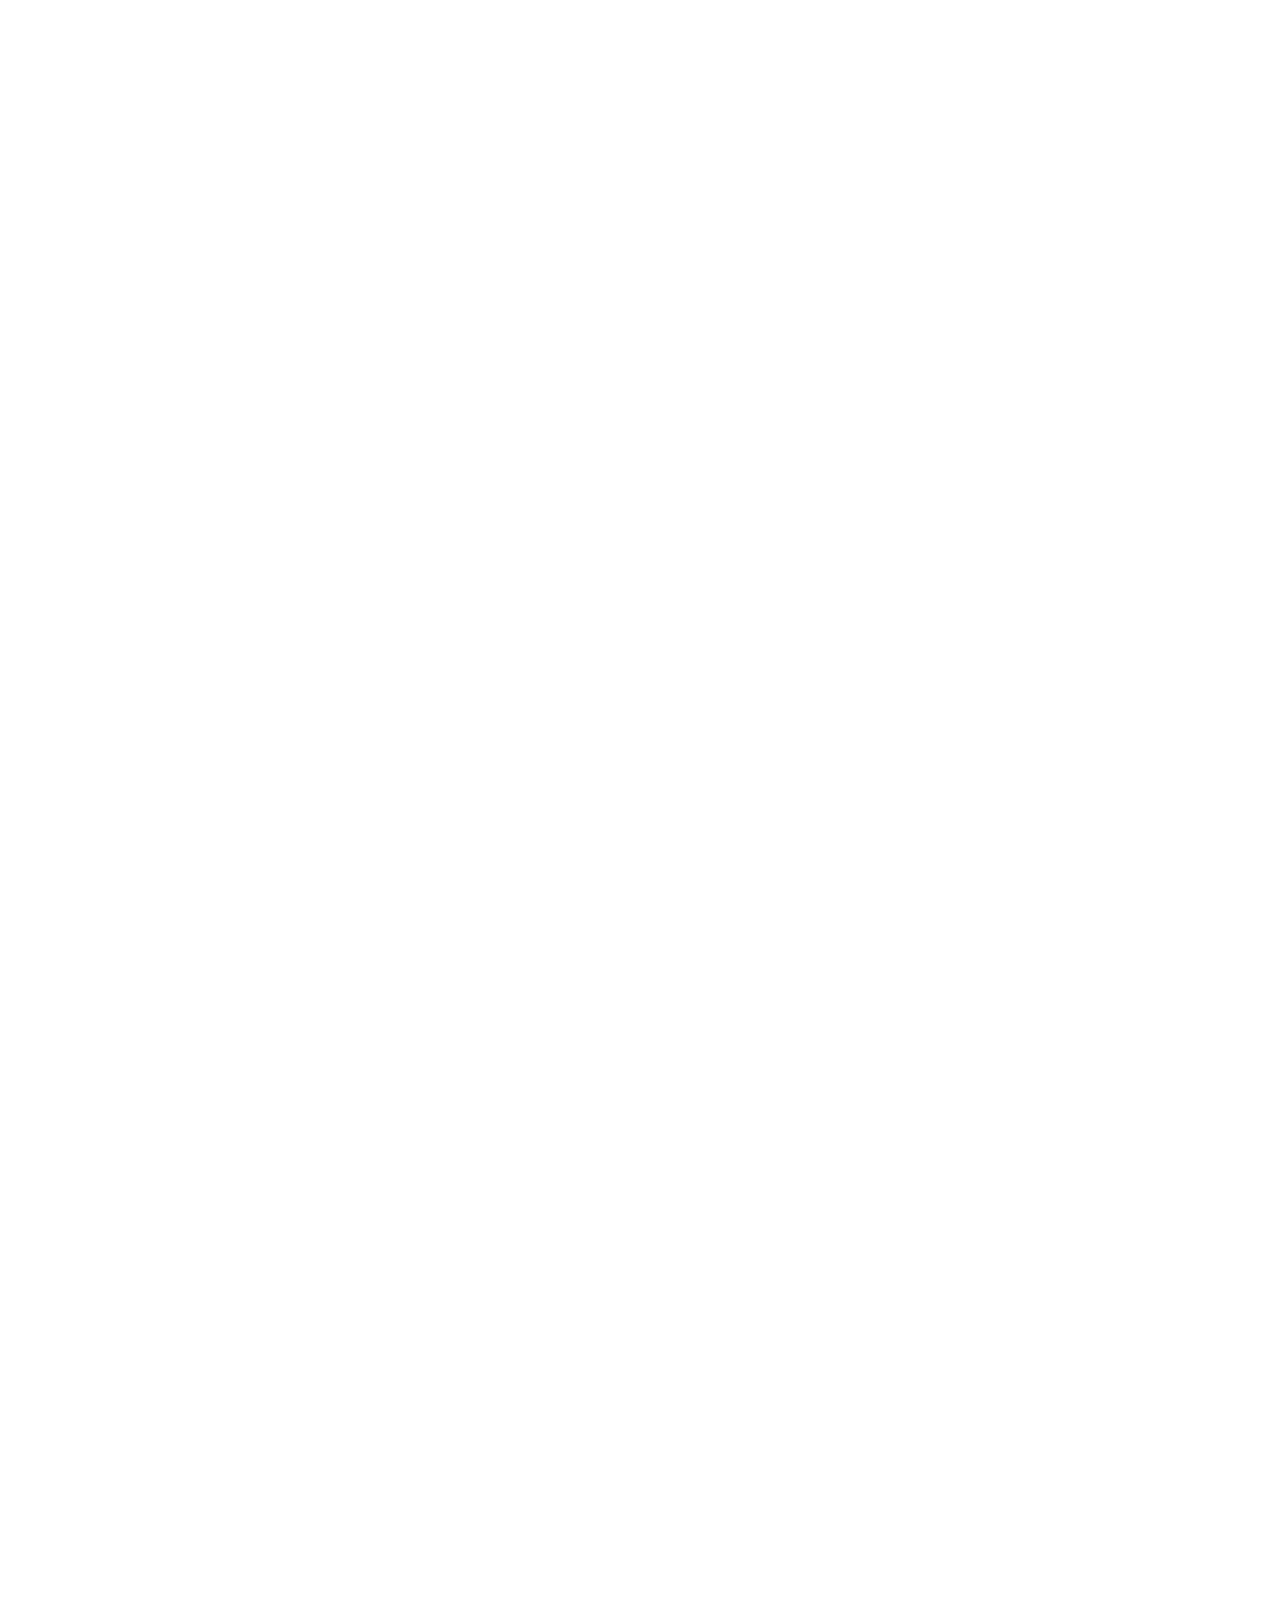
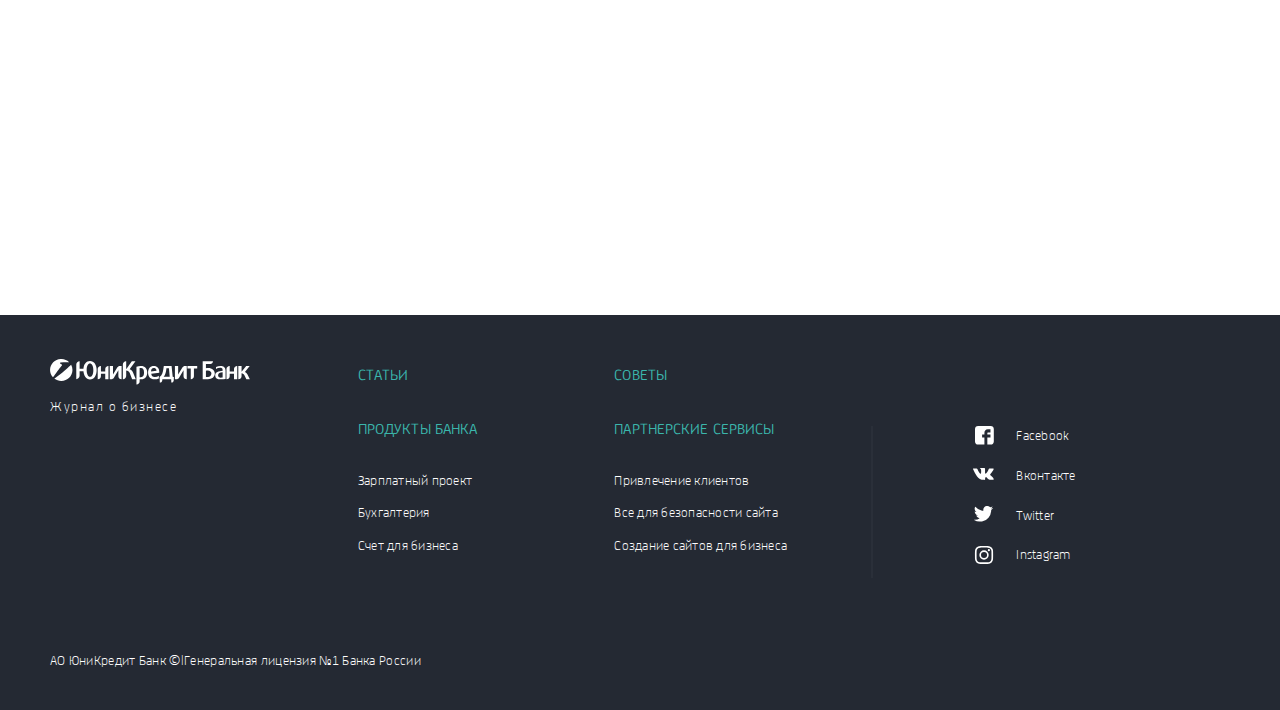
<file: articles.html>
<!DOCTYPE HTML>
<html lang="ru">
<head>
    <meta http-equiv="X-UA-Compatible" content="IE=edge">
    <meta charset="utf-8">
    <meta name="viewport" content="width=device-width, initial-scale=1, maximum-scale=1, shrink-to-fit=no">
    <title>ЮниКредит Банк. Журнал о бизнесе</title>
    <meta name="description" content="">
    <meta name="format-detection" content="telephone=no">
    <meta name="format-detection" content="address=no">
    <link rel="stylesheet" href="css/style.css">
    <link rel="apple-touch-icon" href="apple-touch-icon.png">
    <link rel="shortcut icon" href="favicon.ico">
</head>
<body class="no-js">
    <div class="main">
        <header class="header-global">
            <div class="container">
                <div class="row">
                    <div class="col-lg-6 col-19">
                        <div class="logo animationFadeIn">
                            <a href="/">
                                <img src="images/logo.svg" alt="">
                                <span class="logo-title">Журнал о бизнесе</span>
                            </a>
                        </div>
                    </div>
                    <!-- /.col -->
                    <div class="col-lg-17 col-4">
                        <a href="#" class="navigation-toggle animationFadeIn"><span class="navigation-toggle-icon"></span></a>
                        <div class="header-nav animationFadeIn clearfix d-none d-lg-block">
                            <div class="header-search">
                                <a href="#" class="header-search-toggle">
                                    <span class="svg">
                                        <svg width="27" height="26" viewBox="0 0 27 26" xmlns="http://www.w3.org/2000/svg"><g transform="translate(1 1)" stroke="#3bb6ac" class="svg-stroke" stroke-width="3.84" fill="none" fill-rule="evenodd"><circle cx="9.86" cy="9.859" r="8.95"/><path d="M16.97 15.698l7.52 7.518"/></g></svg>
                                    </span>
                                </a>
                                <div class="header-search-panel">
                                    <input type="text" class="header-search-text" placeholder="Что вы ищете?">
                                    <input type="hidden">
                                    <a href="#" class="header-search-button">
                                        <span class="svg">
                                            <svg width="27" height="26" viewBox="0 0 27 26" xmlns="http://www.w3.org/2000/svg"><g transform="translate(1 1)" stroke="#3bb6ac" class="svg-stroke" stroke-width="3.84" fill="none" fill-rule="evenodd"><circle cx="9.86" cy="9.859" r="8.95"/><path d="M16.97 15.698l7.52 7.518"/></g></svg>
                                        </span>
                                    </a>
                                    <a href="#" class="header-search-close"></a>
                                </div>
                            </div>
                            <!-- /.header-search -->
                            <div class="header-menu">
                                <ul class="menu clearfix">
                                    <li><a href="#">Статьи</a></li>
                                    <li><a href="#">Советы</a></li>
                                    <li>
                                        <a href="#">Услуги</a>
                                        <a href="#menu-toggle-services" class="menu-toggle"><span class="svg"><svg width="19" height="11" viewBox="0 0 19 11" xmlns="http://www.w3.org/2000/svg"><path d="M17.92 1.186L9.6 8.698 1.28 1.186" stroke="#3bb6ac" class="svg-stroke" stroke-width="2.56" fill="none" fill-rule="evenodd"/></svg></span></a>
                                    </li>
                                    <li><a href="#">О журнале</a></li>
                                </ul>
                            </div>
                            <!-- /.header-menu -->
                        </div>
                        <!-- /.header-nav -->
                    </div>
                    <!-- /.col -->
                </div>
                <!-- /.row -->
            </div>
            <!-- /.container -->
        </header>
        <div class="header-submenu-panel" data-panel="menu-toggle-services">
            <div class="container">
                <div class="row">
                    <div class="col-23">
                        <ul class="header-submenu">
                            <li><a href="#" class="submenu-business">Как начать бизнес</a></li>
                            <li><a href="#">Валютный контроль</a></li>
                            <li><a href="#">Зарплатный проект</a></li>
                            <li><a href="#">Депозиты</a></li>
                            <li><a href="#">Расчетно-кассовое обслуживание</a></li>
                            <li><a href="#">Конверсионные операции</a></li>
                            <li><a href="#">Кредиты</a></li>
                            <li><a href="#">Партнерские проекты</a></li>
                        </ul>
                        <!-- /.header-submenu -->
                    </div>
                    <!-- /.col -->
                </div>
                <!-- /.row -->
            </div>
            <!-- /.container -->
        </div>
        <!-- /.header-submenu-panel -->
        <div class="navigation">
            <div class="navigation-content">
                <div class="container">
                    <div class="row">
                        <div class="col-23">
                            <div class="navigation-menu-wrapper full-screen">
                                <ul class="navigation-menu">
                                    <li><a href="#">Статьи</a></li>
                                    <li><a href="#">Советы</a></li>
                                    <li>
                                        <a href="#">Услуги</a>
                                        <a href="#" class="navigation-menu-toggle"><span class="svg"><svg width="19" height="11" viewBox="0 0 19 11" xmlns="http://www.w3.org/2000/svg"><path d="M17.92 1.186L9.6 8.698 1.28 1.186" stroke="#3bb6ac" class="svg-stroke" stroke-width="2.56" fill="none" fill-rule="evenodd"/></svg></span></a>
                                        <ul class="navigation-submenu">
                                            <li><a href="#" class="submenu-business">Как начать бизнес</a></li>
                                            <li><a href="#">Валютный контроль</a></li>
                                            <li><a href="#">Зарплатный проект</a></li>
                                            <li><a href="#">Депозиты</a></li>
                                            <li><a href="#">Расчетно-кассовое обслуживание</a></li>
                                            <li><a href="#">Конверсионные операции</a></li>
                                            <li><a href="#">Кредиты</a></li>
                                            <li><a href="#">Партнерские проекты</a></li>
                                        </ul>
                                    </li>
                                    <li><a href="#">О журнале</a></li>
                                </ul>
                            </div>
                            <!-- /.navigation-menu-wrapper -->
                        </div>
                        <!-- /.col -->
                    </div>
                    <!-- /.row -->
                </div>
                <!-- /.container -->
            </div>
            <!-- /.navigation-content -->
            <div class="navigation-footer">
                <div class="container">
                    <div class="row">
                        <div class="col-md-11 col-23">
                            <div class="footer-logo">
                                <a href="/">
                                    <img src="images/logo_white.svg" alt="">
                                    <span class="footer-logo-title">Журнал о бизнесе</span>
                                </a>
                            </div>
                        </div>
                        <!-- /.col -->
                        <div class="col-md-12 col-23">
                            <ul class="footer-social">
                                <li><a href="#">Facebook
                                    <span class="footer-social-ico footer-social-ico1">
                                        <span class="svg">
                                            <svg width="18" height="18" viewBox="0 0 18 18" xmlns="http://www.w3.org/2000/svg"><path d="M17.82 2.94A3.056 3.056 0 0 0 14.851.01H2.972A3.057 3.057 0 0 0 .003 2.94v11.74a3.059 3.059 0 0 0 2.97 2.94h5.939v-6.65H6.734V8.03h2.178V6.89a3.63 3.63 0 0 1 3.34-3.75h2.4v2.93h-2.4a.725.725 0 0 0-.569.79v1.17h2.97v2.94h-2.97v6.65h3.168a3.058 3.058 0 0 0 2.969-2.94V2.94z" fill="#FFF" class="svg-fill" fill-rule="evenodd"/></svg>
                                        </span>
                                    </span>
                                </a></li>
                                <li><a href="#">Вконтакте
                                    <span class="footer-social-ico footer-social-ico2">
                                        <span class="svg">
                                            <svg width="21" height="13" viewBox="0 0 21 13" xmlns="http://www.w3.org/2000/svg"><path d="M17.824 8.54c.712.655 1.39 1.346 2.031 2.07.281.325.525.68.727 1.06a.757.757 0 0 1-.46 1.18H17.1a2.3 2.3 0 0 1-1.924-.79c-.416-.43-.806-.89-1.208-1.34a3.052 3.052 0 0 0-.542-.49.631.631 0 0 0-1 .25 3.224 3.224 0 0 0-.319 1.43.8.8 0 0 1-.961.94 7.658 7.658 0 0 1-4.32-.94 9.594 9.594 0 0 1-2.907-2.76 36.736 36.736 0 0 1-3.827-6.9c-.242-.54-.065-.84.526-.85.987-.02 1.973-.01 2.958 0a.875.875 0 0 1 .819.62 18.53 18.53 0 0 0 2 3.76c.201.322.457.606.757.84a.455.455 0 0 0 .782-.23 2.6 2.6 0 0 0 .173-.79c.09-.919.074-1.845-.048-2.76a1.138 1.138 0 0 0-.97-1.05c-.288-.06-.245-.17-.106-.33.209-.304.558-.482.927-.47h3.412c.45.047.777.45.731.9v3.84c-.019.388.163.758.481.98a.677.677 0 0 0 .682-.34 12.036 12.036 0 0 0 1.921-2.99c.231-.47.43-.96.624-1.45a.725.725 0 0 1 .77-.54h3.284c.098-.003.196.003.292.02a.58.58 0 0 1 .533.89 8.434 8.434 0 0 1-1.306 2.29c-.548.76-1.132 1.5-1.677 2.28a1.047 1.047 0 0 0 .161 1.67h.006z" fill="#FFF" class="svg-fill" fill-rule="evenodd"/></svg>
                                        </span>
                                    </span>
                                </a></li>
                                <li><a href="#">Twitter
                                    <span class="footer-social-ico footer-social-ico3">
                                        <span class="svg">
                                            <svg width="20" height="16" viewBox="0 0 20 16" xmlns="http://www.w3.org/2000/svg"><path d="M.002 13.82a8.007 8.007 0 0 0 5.726-1.6.1.1 0 0 0-.107-.04.364.364 0 0 0-.1-.01 4.1 4.1 0 0 1-.605-.1 3.93 3.93 0 0 1-2.772-2.48c-.013-.04-.021-.08-.033-.12.2.02.386.04.574.05.19.008.38.002.568-.02.19-.019.378-.052.563-.1a.206.206 0 0 0-.124-.05 3.936 3.936 0 0 1-2.405-1.78 3.792 3.792 0 0 1-.562-2.06c.039.01.071.02.1.03.358.19.745.318 1.146.38.1.02.207.03.312.04.05.005.1.005.15 0 .012-.04-.033-.05-.057-.07A3.932 3.932 0 0 1 1.209.87c.016-.03.034-.06.053-.09l.03-.03c.027.035.056.069.088.1a11.164 11.164 0 0 0 6.072 3.72c.502.11 1.01.19 1.522.24.109 0 .218.01.328.02h.081a.842.842 0 0 0-.01-.1 3.9 3.9 0 0 1 1.12-3.61A3.775 3.775 0 0 1 12.601.07a3.9 3.9 0 0 1 3.3.98c.068.06.13.13.191.19a.454.454 0 0 0 .167-.02 7.888 7.888 0 0 0 2.2-.84c.035-.02.07-.03.113-.05a.2.2 0 0 1-.028.14 3.9 3.9 0 0 1-1.483 1.88l-.121.09c.019.04.046.02.066.02a8.521 8.521 0 0 0 1.987-.54.1.1 0 0 1 .106-.02 7.455 7.455 0 0 1-.877 1.08c-.32.33-.67.632-1.045.9v.17c.013.407.002.814-.032 1.22a11.665 11.665 0 0 1-2.65 6.43 10.545 10.545 0 0 1-5.823 3.58c-.502.11-1.01.19-1.521.24a10.5 10.5 0 0 1-1.586.04 11.182 11.182 0 0 1-5.452-1.65.232.232 0 0 1-.111-.09z" fill="#FFF" class="svg-fill" fill-rule="evenodd"/></svg>
                                        </span>
                                    </span>
                                </a></li>
                                <li><a href="#">Instagram
                                    <span class="footer-social-ico footer-social-ico4">
                                        <span class="svg">
                                            <svg width="21" height="19" viewBox="0 0 21 19" xmlns="http://www.w3.org/2000/svg"><path d="M7.354 9.45a3.18 3.18 0 1 1 3.18 3.14 3.156 3.156 0 0 1-3.18-3.14m-1.719 0a4.9 4.9 0 1 0 4.9-4.84 4.872 4.872 0 0 0-4.9 4.84m8.846-5.03a1.145 1.145 0 1 0 2.29.01 1.145 1.145 0 0 0-2.29-.01m-7.8 12.7a5.3 5.3 0 0 1-1.772-.32 2.969 2.969 0 0 1-1.1-.71 2.888 2.888 0 0 1-.713-1.08 5.143 5.143 0 0 1-.329-1.75c-.046-.99-.055-1.29-.055-3.81s.01-2.82.055-3.81c.007-.598.118-1.19.329-1.75a3.1 3.1 0 0 1 1.81-1.79 5.494 5.494 0 0 1 1.772-.33c1.006-.04 1.308-.05 3.855-.05 2.547 0 2.848.01 3.855.05a5.486 5.486 0 0 1 1.771.33c.833.31 1.492.961 1.811 1.79.21.56.322 1.152.329 1.75.046.99.055 1.29.055 3.81s-.009 2.81-.055 3.81a5.143 5.143 0 0 1-.329 1.75 2.912 2.912 0 0 1-.713 1.08 2.957 2.957 0 0 1-1.1.71 5.288 5.288 0 0 1-1.771.32c-1.006.05-1.308.06-3.855.06-2.547 0-2.849-.01-3.855-.06M6.597.08a6.745 6.745 0 0 0-2.315.44 4.812 4.812 0 0 0-2.791 2.75 6.919 6.919 0 0 0-.443 2.29C1.001 6.57.991 6.89.991 9.45s.01 2.88.057 3.89c.017.783.167 1.557.443 2.29a4.75 4.75 0 0 0 1.1 1.67 4.7 4.7 0 0 0 1.69 1.08 7 7 0 0 0 2.315.44c1.018.05 1.343.06 3.934.06s2.915-.01 3.933-.06a6.992 6.992 0 0 0 2.315-.44 4.7 4.7 0 0 0 1.69-1.08 4.777 4.777 0 0 0 1.1-1.67 6.893 6.893 0 0 0 .443-2.29c.046-1.01.057-1.33.057-3.89s-.011-2.88-.057-3.89a6.919 6.919 0 0 0-.443-2.29 4.814 4.814 0 0 0-2.79-2.75 6.756 6.756 0 0 0-2.316-.44C13.445.03 13.12.02 10.529.02c-2.591 0-2.916.01-3.934.06" fill="#FFF" class="svg-fill" fill-rule="evenodd"/></svg>
                                        </span>
                                    </span>
                                </a></li>
                            </ul>
                        </div>
                        <!-- /.col -->
                    </div>
                    <!-- /.row -->
                    <div class="row">
                        <div class="col-23">
                            <div class="navigation-footer-search clearfix">
                                <input type="text" class="navigation-footer-search-text" placeholder="Что вы ищете?">
                                <input type="hidden">
                                <a href="#" class="navigation-footer-search-button">
                                    <span class="svg">
                                        <svg width="27" height="26" viewBox="0 0 27 26" xmlns="http://www.w3.org/2000/svg"><g transform="translate(1 1)" stroke="#3bb6ac" class="svg-stroke" stroke-width="3.84" fill="none" fill-rule="evenodd"><circle cx="9.86" cy="9.859" r="8.95"/><path d="M16.97 15.698l7.52 7.518"/></g></svg>
                                    </span>
                                </a>
                            </div>
                            <!-- /.navigation-footer-search -->
                        </div>
                        <!-- /.col -->
                    </div>
                    <!-- /.row -->
                </div>
                <!-- /.container -->
            </div>
            <!-- /.navigation-footer -->
        </div>
        <!-- /.navigation -->
        <div class="spanning">
            <div class="container">
                <div class="articles">
                    <div class="row">
                        <div class="col-lg-11 col-23">
                            <div class="articles-item animationFadeInUp">
                                <div class="articles-item-img">
                                    <div class="articles-item-img-inside" style="background-image: url('upload/article-9.jpg');"></div>
                                </div>
                                <div class="articles-item-main">Главное</div>
                                <div class="articles-item-content">
                                    <div class="articles-item-category"><a href="#">Средний бизнес</a></div>
                                    <div class="articles-item-title"><a href="#">Победить текучку и лень&nbsp;<span class="arrow arrow-bold arrow-green"><span class="arrow-line"></span><span class="arrow-top"></span><span class="arrow-bottom"></span></span></a></div>
                                </div>
                            </div>
                            <!-- /.articles-item -->
                        </div>
                        <!-- /.col -->
                        <div class="col-lg-11 offset-lg-1 col-23">
                            <div class="articles-item animationFadeInUp">
                                <div class="articles-item-img">
                                    <div class="articles-item-img-inside" style="background-image: url('upload/article-10.jpg');"></div>
                                </div>
                                <div class="articles-item-main">Главное</div>
                                <div class="articles-item-content">
                                    <div class="articles-item-category"><a href="#">Средний бизнес</a></div>
                                    <div class="articles-item-title"><a href="#">Победить текучку и лень&nbsp;<span class="arrow arrow-bold arrow-green"><span class="arrow-line"></span><span class="arrow-top"></span><span class="arrow-bottom"></span></span></a></div>
                                </div>
                            </div>
                            <!-- /.articles-item -->
                        </div>
                        <!-- /.col -->
                    </div>
                    <!-- /.row -->
                </div>
                <!-- /.articles -->
                <div class="home-articles articles-list">
                    <div class="row">
                        <div class="col-lg-15 col-md-12 col-23">
                            <div class="home-articles-latest">
                                <div class="home-articles-title animationFadeInUp">
                                    <h3>Последние статьи</h3>
                                </div>
                                <div class="home-articles-latest-wrapper">
                                    <div class="home-article animationFadeInUp">
                                        <div class="home-article-inside">
                                            <a href="#" class="home-article-img">
                                                <span class="home-article-img-inside" style="background-image: url('upload/article-1.jpg');"></span>
                                            </a>
                                            <div class="home-article-content">
                                                <div class="home-article-category"><a href="#">Финансы</a></div>
                                                <div class="home-article-title"><a href="#">Исследование: хакеры способны влиять на курсы криптовалют с помощью кибератак&nbsp;<span class="arrow arrow-bold arrow-green"><span class="arrow-line"></span><span class="arrow-top"></span><span class="arrow-bottom"></span></span></a></div>
                                            </div>
                                        </div>
                                        <!-- /.home-article-inside -->
                                    </div>
                                    <!-- /.home-article -->
                                    <div class="home-article home-article-product d-none d-lg-block animationFadeInUp">
                                        <div class="home-article-inside">
                                            <div class="home-article-product-img">
                                                <div class="home-article-img-inside" style="background-image: url('upload/article-2.jpg');"></div>
                                            </div>
                                            <div class="home-article-product-category"><span>Продукты банка</span></div>
                                            <div class="home-article-product-content">
                                                <div class="home-article-category"><a href="#">Инвестиции</a></div>
                                                <div class="home-article-product-title"><a href="#">Как начать бизнес&nbsp;<span class="arrow arrow-bold arrow-green"><span class="arrow-line"></span><span class="arrow-top"></span><span class="arrow-bottom"></span></span></a></div>
                                            </div>
                                        </div>
                                        <!-- /.home-article-inside -->
                                    </div>
                                    <!-- /.home-article -->
                                    <div class="home-article home-article-important animationFadeInUp">
                                        <div class="home-article-inside">
                                            <a href="#" class="home-article-img">
                                                <span class="home-article-img-inside" style="background-image: url('upload/article-3.jpg');"></span>
                                            </a>
                                            <div class="home-article-content">
                                                <div class="home-article-category"><a href="#">Финансы</a></div>
                                                <div class="home-article-title"><a href="#">За месяц от скрытого майнинга пострадали 60% российских компаний&nbsp;<span class="arrow arrow-bold arrow-green"><span class="arrow-line"></span><span class="arrow-top"></span><span class="arrow-bottom"></span></span></a></div>
                                            </div>
                                        </div>
                                        <!-- /.home-article-inside -->
                                    </div>
                                    <!-- /.home-article -->
                                    <div class="home-article animationFadeInUp">
                                        <div class="home-article-inside">
                                            <a href="#" class="home-article-img">
                                                <span class="home-article-img-inside" style="background-image: url('upload/article-4.jpg');"></span>
                                            </a>
                                            <div class="home-article-content">
                                                <div class="home-article-category"><a href="#">Финансы</a></div>
                                                <div class="home-article-title"><a href="#">Кому можно вести кадры по упрощенной финансовой схеме?&nbsp;<span class="arrow arrow-bold arrow-green"><span class="arrow-line"></span><span class="arrow-top"></span><span class="arrow-bottom"></span></span></a></div>
                                            </div>
                                        </div>
                                        <!-- /.home-article-inside -->
                                    </div>
                                    <!-- /.home-article -->
                                </div>
                                <!-- /.home-articles-latest-wrapper -->
                            </div>
                            <!-- /.home-articles-latest -->
                        </div>
                        <!-- /.col -->
                        <div class="col-lg-7 offset-lg-1 col-md-11 col-23">
                            <div class="home-popular animationFadeInUp">
                                <div class="home-popular-category">
                                    <h2>Популярно</h2>
                                </div>
                                <div class="home-popular-item">
                                    <a href="#" class="home-popular-item-link">
                                        <span class="home-popular-item-img">
                                            <span class="home-popular-item-ico3">
                                                <span class="svg">
                                                    <svg width="195" height="227" viewBox="0 0 195 227" xmlns="http://www.w3.org/2000/svg"><g fill="none" fill-rule="evenodd"><path stroke="#59ccc3" stroke-width="16" d="M8 219h179V8H8z"/><path stroke="#59ccc3" stroke-width="16" d="M36 72h123V40H36z"/><path fill="#59ccc3" d="M29 120h19v-19H29zM68 120h19v-19H68zM108 120h19v-19h-19zM146 120h19v-19h-19zM29 156h19v-19H29zM29 192h19v-19H29zM68 192h97v-19H68zM68 156h19v-19H68zM108 156h19v-19h-19zM146 156h19v-19h-19z"/></g></svg>
                                                </span>
                                            </span>
                                        </span>
                                        <span class="home-popular-item-content">
                                            <span class="home-popular-item-category">Советы</span>
                                            <span class="home-popular-item-title">Кому можно вести кадры по упрощенной схеме?&nbsp;<span class="arrow"><span class="arrow-line"></span><span class="arrow-top"></span><span class="arrow-bottom"></span></span></span>
                                        </span>
                                    </a>
                                </div>
                                <!-- /.home-popular-item -->
                                <div class="home-popular-item">
                                    <a href="#" class="home-popular-item-link">
                                        <span class="home-popular-item-img">
                                            <img src="upload/popular.jpg" alt="">
                                        </span>
                                        <span class="home-popular-item-content">
                                            <span class="home-popular-item-category">Статьи</span>
                                            <span class="home-popular-item-title">Инвестиции и продвижение&nbsp;<span class="arrow"><span class="arrow-line"></span><span class="arrow-top"></span><span class="arrow-bottom"></span></span></span>
                                        </span>
                                    </a>
                                </div>
                                <!-- /.home-popular-item -->
                                <div class="home-popular-item">
                                    <a href="#" class="home-popular-item-link">
                                        <span class="home-popular-item-img">
                                            <span class="home-popular-item-ico2">
                                                <span class="svg">
                                                    <svg width="198" height="305" viewBox="0 0 198 305" xmlns="http://www.w3.org/2000/svg"><g stroke="#59ccc3" stroke-width="16" fill="none" fill-rule="evenodd"><path d="M8 85.08h102v211H8z"/><path d="M82.5 129.08H34M82.5 169.08H34M82.5 209.08H34M82.5 249.08H34" stroke="#59ccc3"/><path d="M34 48.08h48v37H34zM58 46.08V0M110 116.08h80v180h-80zM147 158.08v20M147 198.08v20M147 241.58v20"/></g></svg>
                                                </span>
                                            </span>
                                        </span>
                                        <span class="home-popular-item-content">
                                            <span class="home-popular-item-category">Советы</span>
                                            <span class="home-popular-item-title">Кому можно вести кадры по упрощенной схеме?&nbsp;<span class="arrow"><span class="arrow-line"></span><span class="arrow-top"></span><span class="arrow-bottom"></span></span></span>
                                        </span>
                                    </a>
                                </div>
                                <!-- /.home-popular-item -->
                                <div class="home-popular-bg">
                                    <span class="svg">
                                        <svg width="572" height="674" viewBox="0 0 572 674" xmlns="http://www.w3.org/2000/svg"><path d="M266.598 249.568v16.247l36.264-.002v-16.245h-36.264zm0-29.786v16.247h36.264v-16.247h-36.264zm.003-13.652h36.264v-16.247h-36.264v16.247zm36.264-29.786V160.1h-36.264v16.247l36.264-.003zm0-29.785v-16.247h-36.264v16.247h36.264zm51.763 119.254v-16.245H318.36v16.247l36.268-.002zm43.408-46.146v16.247h95.279v-16.245l-95.279-.002zm0 29.786V265.7h95.279v-16.245l-95.279-.002zm0 29.786v16.247h95.279v-16.245l-95.279-.002zm0 29.786v16.247h95.279v-16.245l-95.279-.002zm106.962-89.358v16.247h35.418v-16.245l-35.418-.002zm0 29.786V265.7h35.418v-16.245l-35.418-.002zm0 29.786v16.247h35.418v-16.245l-35.418-.002zm0 29.786v16.247h35.418v-16.245l-35.418-.002zm-150.37-72.996v-16.247H318.36v16.247h36.268zm-36.265-46.146v16.247h36.265v-16.247h-36.265zm0-29.786v16.247h36.265V160.1l-36.265-.003zm0-29.785v16.247h36.265v-16.247h-36.265zM70.043 637.185h41.443v-16.247H70.043v16.247zm166.225-16.247v16.247h39.866v-16.247h-39.866zm-124.782 50.77v-16.247H70.043v16.247h41.443zm124.782-16.247v16.247h39.866v-16.247h-39.866zm1.65-250.652h16.004V106H366.95l.112 234.294h-48.124V356l217.053-1v95h16.004v-95H572V190H382.954V90h-33.008V77h17.004V28h-48.012V0h-17.004v28h-48.012v49h17.004v13h-33.008v314.809zm144.95-198.679H555.9v132.683H382.868V206.13zM333.782 90.024h-46.75V76.485h46.75v13.539zm-63.316-29.786V43.991h79.875v16.247h-79.875zM85.062 269.74h36.268v-16.247H85.062v16.247zm36.268-29.785v-16.247H85.062v16.247h36.268zm0-29.786v-16.247H85.062v16.247h36.268zm15.493 43.324v16.247h36.265v-16.247h-36.265zm0-29.785v16.247h36.265v-16.247h-36.265zm0-29.786v16.247h36.265v-16.247h-36.265zm63.135 75.818V153.645H56.378l.029 251.164h16.239V169.881h112.443v99.859h14.869zM19.285 674h16.239v-87.84h283.654V674h16.24V466.146h19.21v-61.337H0v61.337h19.285V674zm16.239-104.086v-43.76h43.74v43.76h-43.74zm0-60.007v-43.76h43.74v43.76h-43.74zm103.717 60.007H95.502v-43.76h43.74v43.76zm0-60.007H95.502v-43.76h43.74v43.76zm59.979 60.007h-43.74v-43.76h43.74v43.76zm0-60.007h-43.74v-43.76h43.74v43.76zm59.978 60.007h-43.74v-43.76h43.74v43.76zm0-60.007h-43.74v-43.76h43.74v43.76zm59.98 60.006h-43.74v-43.76h43.74v43.76zm0-60.007h-43.74v-43.76h43.74v43.76zM16.313 449.9v-28.433h322.079V449.9H16.313z" fill="#5c80da" fill-rule="evenodd"/></svg>
                                    </span>
                                </div>
                            </div>
                            <!-- /.home-popular -->
                            <div class="home-articles-latest-wrapper d-lg-none animationFadeInUp">
                                <div class="home-article home-article-product">
                                    <div class="home-article-inside">
                                        <div class="home-article-product-img">
                                            <div class="home-article-img-inside" style="background-image: url('upload/article-2.jpg');"></div>
                                        </div>
                                        <div class="home-article-product-category"><span>Продукты банка</span></div>
                                        <div class="home-article-product-content">
                                            <div class="home-article-category"><a href="#">Инвестиции</a></div>
                                            <div class="home-article-product-title"><a href="#">Как начать бизнес&nbsp;<span class="arrow arrow-bold arrow-green"><span class="arrow-line"></span><span class="arrow-top"></span><span class="arrow-bottom"></span></span></a></div>
                                        </div>
                                    </div>
                                    <!-- /.home-article-inside -->
                                </div>
                                <!-- /.home-article -->
                            </div>
                            <!-- /.home-articles-latest-wrapper -->
                        </div>
                        <!-- /.col -->
                    </div>
                    <!-- /.row -->
                </div>
                <!-- /.home-articles -->
            </div>
            <!-- /.container -->
            <div class="home-advices animationFadeIn">
                <div class="container">
                    <div class="row">
                        <div class="col-23">
                            <div class="home-advices-category">
                                <h3>Популярные темы</h3>
                            </div>
                            <div class="articles-category">Правовые вопросы</div>
                            <div class="home-advices-slider-wrapper">
                                <div class="home-advices-slider articles-category-slider">
                                    <ul class="slidee">
                                        <li>
                                            <span class="articles-category-item">
                                                <span class="articles-category-item-img">
                                                    <span class="articles-category-item-img-inside" style="background-image: url('upload/article-1.jpg');"></span>
                                                </span>
                                                <span class="home-advice-category"><a href="#">Финансы</a></span>
                                                <span class="home-advice-title"><a href="#">Кому можно вести кадры по упрощенной схеме?&nbsp;<span class="arrow arrow-bold arrow-green"><span class="arrow-line"></span><span class="arrow-top"></span><span class="arrow-bottom"></span></span></a></span>
                                            </span>
                                        </li>
                                        <li>
                                            <span class="articles-category-item">
                                                <span class="articles-category-item-img">
                                                    <span class="articles-category-item-img-inside" style="background-image: url('upload/article-11.jpg');"></span>
                                                </span>
                                                <span class="home-advice-category"><a href="#">Инвестиции</a></span>
                                                <span class="home-advice-title"><a href="#">Исследование: хакеры способны влиять на курсы криптовалют с помощью кибератак&nbsp;<span class="arrow arrow-bold arrow-green"><span class="arrow-line"></span><span class="arrow-top"></span><span class="arrow-bottom"></span></span></a></span>
                                            </span>
                                        </li>
                                        <li>
                                            <span class="articles-category-item">
                                                <span class="articles-category-item-img">
                                                    <span class="articles-category-item-img-inside" style="background-image: url('upload/article-4.jpg');"></span>
                                                </span>
                                                <span class="home-advice-category"><a href="#">Финансы</a></span>
                                                <span class="home-advice-title"><a href="#">Кому можно вести кадры по упрощенной схеме?&nbsp;<span class="arrow arrow-bold arrow-green"><span class="arrow-line"></span><span class="arrow-top"></span><span class="arrow-bottom"></span></span></a></span>
                                            </span>
                                        </li>
                                        <li>
                                            <span class="articles-category-item">
                                                <span class="articles-category-item-img">
                                                    <span class="articles-category-item-img-inside" style="background-image: url('upload/article-1.jpg');"></span>
                                                </span>
                                                <span class="home-advice-category"><a href="#">Финансы</a></span>
                                                <span class="home-advice-title"><a href="#">Кому можно вести кадры по упрощенной схеме?&nbsp;<span class="arrow arrow-bold arrow-green"><span class="arrow-line"></span><span class="arrow-top"></span><span class="arrow-bottom"></span></span></a></span>
                                            </span>
                                        </li>
                                    </ul>
                                </div>
                                <!-- /.home-advices-slider -->
                                <div class="scrollbar">
                                    <div class="handle"></div>
                                </div>
                            </div>
                            <!-- /.home-advices-slider-wrapper -->
                        </div>
                        <!-- /.col -->
                    </div>
                    <!-- /.row -->
                </div>
                <!-- /.container -->
            </div>
            <!-- /.home-advices -->
            <div class="home-articles-other">
                <div class="container">
                    <div class="row">
                        <div class="col-lg-7 col-23 order-2 order-lg-1">
                            <div class="home-expert-wrapper">
                                <div class="home-tags animationFadeInUp">
                                    <h4>Популярные темы</h4>
                                    <ul class="home-tags-list clearfix">
                                        <li><a href="#">финансы</a></li>
                                        <li><a href="#">продукты банка</a></li>
                                        <li><a href="#">инвестиции</a></li>
                                        <li><a href="#">РКО</a></li>
                                        <li><a href="#">финансы</a></li>
                                        <li><a href="#">продукты банка</a></li>
                                        <li><a href="#">финансы</a></li>
                                        <li><a href="#">продукты банка</a></li>
                                        <li><a href="#">инвестиции</a></li>
                                        <li><a href="#">РКО</a></li>
                                        <li><a href="#">финансы</a></li>
                                        <li><a href="#">продукты банка</a></li>
                                    </ul>
                                </div>
                                <!-- /.home-tags -->
                            </div>
                            <!-- /.home-expert-wrapper -->
                        </div>
                        <!-- /.col -->
                        <div class="col-lg-15 offset-lg-1 col-23 order-1 order-lg-2">
                            <div class="home-articles-title animationFadeInUp">
                                <h3>Свежие выпуски</h3>
                            </div>
                            <div class="home-articles-latest-wrapper">
                                <div class="home-article animationFadeInUp">
                                    <div class="home-article-inside">
                                        <a href="#" class="home-article-img">
                                            <span class="home-article-img-inside" style="background-image: url('upload/article-1.jpg');"></span>
                                        </a>
                                        <div class="home-article-content">
                                            <div class="home-article-category"><a href="#">Финансы</a></div>
                                            <div class="home-article-title"><a href="#">Исследование: хакеры способны влиять на курсы криптовалют с помощью кибератак&nbsp;<span class="arrow arrow-bold arrow-green"><span class="arrow-line"></span><span class="arrow-top"></span><span class="arrow-bottom"></span></span></a></div>
                                        </div>
                                    </div>
                                    <!-- /.home-article-inside -->
                                </div>
                                <!-- /.home-article -->
                                <div class="home-article home-article-product animationFadeInUp">
                                    <div class="home-article-inside">
                                        <div class="home-article-product-img">
                                            <div class="home-article-img-inside" style="background-image: url('upload/article-2.jpg');"></div>
                                        </div>
                                        <div class="home-article-product-category"><span>Продукты банка</span></div>
                                        <div class="home-article-product-content">
                                            <div class="home-article-category"><a href="#">Инвестиции</a></div>
                                            <div class="home-article-product-title"><a href="#">Как начать бизнес&nbsp;<span class="arrow arrow-bold arrow-green"><span class="arrow-line"></span><span class="arrow-top"></span><span class="arrow-bottom"></span></span></a></div>
                                        </div>
                                    </div>
                                    <!-- /.home-article-inside -->
                                </div>
                                <!-- /.home-article -->
                                <div class="home-article home-article-important animationFadeInUp">
                                    <div class="home-article-inside">
                                        <a href="#" class="home-article-img">
                                            <span class="home-article-img-inside" style="background-image: url('upload/article-3.jpg');"></span>
                                        </a>
                                        <div class="home-article-content">
                                            <div class="home-article-category"><a href="#">Финансы</a></div>
                                            <div class="home-article-title"><a href="#">Исследование: хакеры способны влиять на курсы криптовалют с помощью кибератак&nbsp;<span class="arrow arrow-bold arrow-green"><span class="arrow-line"></span><span class="arrow-top"></span><span class="arrow-bottom"></span></span></a></div>
                                        </div>
                                    </div>
                                    <!-- /.home-article-inside -->
                                </div>
                                <!-- /.home-article -->
                                <div class="home-article animationFadeInUp">
                                    <div class="home-article-inside">
                                        <a href="#" class="home-article-img">
                                            <span class="home-article-img-inside" style="background-image: url('upload/article-4.jpg');"></span>
                                        </a>
                                        <div class="home-article-content">
                                            <div class="home-article-category"><a href="#">Финансы</a></div>
                                            <div class="home-article-title"><a href="#">Кому можно вести кадры по упрощенной финансовой схеме?&nbsp;<span class="arrow arrow-bold arrow-green"><span class="arrow-line"></span><span class="arrow-top"></span><span class="arrow-bottom"></span></span></a></div>
                                        </div>
                                    </div>
                                    <!-- /.home-article-inside -->
                                </div>
                                <!-- /.home-article -->
                            </div>
                            <!-- /.home-articles-latest-wrapper -->
                        </div>
                        <!-- /.col -->
                    </div>
                    <!-- /.row -->
                </div>
                <!-- /.container -->
            </div>
            <!-- /.home-articles-other -->
            <div class="home-advices animationFadeIn">
                <div class="container">
                    <div class="row">
                        <div class="col-23">
                            <div class="home-advices-category">
                                <h3>Популярные темы</h3>
                            </div>
                            <div class="articles-category">Внешнеэкономическая деятельность</div>
                            <div class="home-advices-slider-wrapper">
                                <div class="home-advices-slider articles-category-slider">
                                    <ul class="slidee">
                                        <li>
                                            <span class="articles-category-item">
                                                <span class="articles-category-item-img">
                                                    <span class="articles-category-item-img-inside" style="background-image: url('upload/article-1.jpg');"></span>
                                                </span>
                                                <span class="home-advice-category"><a href="#">Финансы</a></span>
                                                <span class="home-advice-title"><a href="http://google.ru">Кому можно вести кадры по упрощенной схеме?&nbsp;<span class="arrow arrow-bold arrow-green"><span class="arrow-line"></span><span class="arrow-top"></span><span class="arrow-bottom"></span></span></a></span>
                                            </span>
                                        </li>
                                        <li>
                                            <span class="articles-category-item">
                                                <span class="articles-category-item-img">
                                                    <span class="articles-category-item-img-inside" style="background-image: url('upload/article-11.jpg');"></span>
                                                </span>
                                                <span class="home-advice-category"><a href="#">Инвестиции</a></span>
                                                <span class="home-advice-title"><a href="#">Исследование: хакеры способны влиять на курсы криптовалют с помощью кибератак&nbsp;<span class="arrow arrow-bold arrow-green"><span class="arrow-line"></span><span class="arrow-top"></span><span class="arrow-bottom"></span></span></a></span>
                                            </span>
                                        </li>
                                        <li>
                                            <span class="articles-category-item">
                                                <span class="articles-category-item-img">
                                                    <span class="articles-category-item-img-inside" style="background-image: url('upload/article-4.jpg');"></span>
                                                </span>
                                                <span class="home-advice-category"><a href="#">Финансы</a></span>
                                                <span class="home-advice-title"><a href="#">Кому можно вести кадры по упрощенной схеме?&nbsp;<span class="arrow arrow-bold arrow-green"><span class="arrow-line"></span><span class="arrow-top"></span><span class="arrow-bottom"></span></span></a></span>
                                            </span>
                                        </li>
                                    </ul>
                                </div>
                                <!-- /.home-advices-slider -->
                                <div class="scrollbar">
                                    <div class="handle"></div>
                                </div>
                            </div>
                            <!-- /.home-advices-slider-wrapper -->
                        </div>
                        <!-- /.col -->
                    </div>
                    <!-- /.row -->
                </div>
                <!-- /.container -->
            </div>
            <!-- /.home-advices -->
            <div class="load-button-wrapper">
                <div class="container">
                    <div class="row">
                        <div class="col-23">
                            <a href="#" class="load-button animationFadeIn delay02">
                                Загрузить ещё
                                <span class="svg">
                                    <svg width="24" height="31" viewBox="0 0 24 31" xmlns="http://www.w3.org/2000/svg"><g stroke="#24ada2" stroke-width="3" class="svg-stroke" fill="none" fill-rule="evenodd"><path d="M12 .5v26M22.488 17.51L12 28.49 1.512 17.51"/></g></svg>
                                </span>
                            </a>
                        </div>
                        <!-- /.col -->
                    </div>
                    <!-- /.row -->
                </div>
                <!-- /.container -->
            </div>
            <!-- /.load-button-wrapper -->
        </div>
        <!-- /.spanning-columns -->
        <footer class="footer-global">
            <div class="container">
                <div class="row">
                    <div class="col-lg-6 col-23">
                        <div class="footer-logo">
                            <a href="/">
                                <img src="images/logo_white.svg" alt="">
                                <span class="footer-logo-title">Журнал о бизнесе</span>
                            </a>
                        </div>
                    </div>
                    <!-- /.col -->
                    <div class="col-lg-10 col-md-15 col-23">
                        <ul class="footer-menu">
                            <li><a href="#">Статьи</a></li>
                            <li><a href="#">Советы</a></li>
                            <li><a href="#">Продукты банка</a>
                                <ul>
                                    <li><a href="#">Зарплатный проект</a></li>
                                    <li><a href="#">Бухгалтерия</a></li>
                                    <li><a href="#">Счет для бизнеса</a></li>
                                </ul>
                            </li>
                            <li><a href="#">Партнерские сервисы</a>
                                <ul>
                                    <li><a href="#">Привлечение клиентов</a></li>
                                    <li><a href="#">Все для безопасности сайта</a></li>
                                    <li><a href="#">Создание сайтов для бизнеса</a></li>
                                </ul>
                            </li>
                        </ul>
                    </div>
                    <!-- /.col -->
                    <div class="col-lg-7 col-md-8 col-23">
                        <ul class="footer-social">
                            <li><a href="#">Facebook
                                <span class="footer-social-ico footer-social-ico1">
                                    <span class="svg">
                                        <svg width="18" height="18" viewBox="0 0 18 18" xmlns="http://www.w3.org/2000/svg"><path d="M17.82 2.94A3.056 3.056 0 0 0 14.851.01H2.972A3.057 3.057 0 0 0 .003 2.94v11.74a3.059 3.059 0 0 0 2.97 2.94h5.939v-6.65H6.734V8.03h2.178V6.89a3.63 3.63 0 0 1 3.34-3.75h2.4v2.93h-2.4a.725.725 0 0 0-.569.79v1.17h2.97v2.94h-2.97v6.65h3.168a3.058 3.058 0 0 0 2.969-2.94V2.94z" fill="#FFF" class="svg-fill" fill-rule="evenodd"/></svg>
                                    </span>
                                </span>
                            </a></li>
                            <li><a href="#">Вконтакте
                                <span class="footer-social-ico footer-social-ico2">
                                    <span class="svg">
                                        <svg width="21" height="13" viewBox="0 0 21 13" xmlns="http://www.w3.org/2000/svg"><path d="M17.824 8.54c.712.655 1.39 1.346 2.031 2.07.281.325.525.68.727 1.06a.757.757 0 0 1-.46 1.18H17.1a2.3 2.3 0 0 1-1.924-.79c-.416-.43-.806-.89-1.208-1.34a3.052 3.052 0 0 0-.542-.49.631.631 0 0 0-1 .25 3.224 3.224 0 0 0-.319 1.43.8.8 0 0 1-.961.94 7.658 7.658 0 0 1-4.32-.94 9.594 9.594 0 0 1-2.907-2.76 36.736 36.736 0 0 1-3.827-6.9c-.242-.54-.065-.84.526-.85.987-.02 1.973-.01 2.958 0a.875.875 0 0 1 .819.62 18.53 18.53 0 0 0 2 3.76c.201.322.457.606.757.84a.455.455 0 0 0 .782-.23 2.6 2.6 0 0 0 .173-.79c.09-.919.074-1.845-.048-2.76a1.138 1.138 0 0 0-.97-1.05c-.288-.06-.245-.17-.106-.33.209-.304.558-.482.927-.47h3.412c.45.047.777.45.731.9v3.84c-.019.388.163.758.481.98a.677.677 0 0 0 .682-.34 12.036 12.036 0 0 0 1.921-2.99c.231-.47.43-.96.624-1.45a.725.725 0 0 1 .77-.54h3.284c.098-.003.196.003.292.02a.58.58 0 0 1 .533.89 8.434 8.434 0 0 1-1.306 2.29c-.548.76-1.132 1.5-1.677 2.28a1.047 1.047 0 0 0 .161 1.67h.006z" fill="#FFF" class="svg-fill" fill-rule="evenodd"/></svg>
                                    </span>
                                </span>
                            </a></li>
                            <li><a href="#">Twitter
                                <span class="footer-social-ico footer-social-ico3">
                                    <span class="svg">
                                        <svg width="20" height="16" viewBox="0 0 20 16" xmlns="http://www.w3.org/2000/svg"><path d="M.002 13.82a8.007 8.007 0 0 0 5.726-1.6.1.1 0 0 0-.107-.04.364.364 0 0 0-.1-.01 4.1 4.1 0 0 1-.605-.1 3.93 3.93 0 0 1-2.772-2.48c-.013-.04-.021-.08-.033-.12.2.02.386.04.574.05.19.008.38.002.568-.02.19-.019.378-.052.563-.1a.206.206 0 0 0-.124-.05 3.936 3.936 0 0 1-2.405-1.78 3.792 3.792 0 0 1-.562-2.06c.039.01.071.02.1.03.358.19.745.318 1.146.38.1.02.207.03.312.04.05.005.1.005.15 0 .012-.04-.033-.05-.057-.07A3.932 3.932 0 0 1 1.209.87c.016-.03.034-.06.053-.09l.03-.03c.027.035.056.069.088.1a11.164 11.164 0 0 0 6.072 3.72c.502.11 1.01.19 1.522.24.109 0 .218.01.328.02h.081a.842.842 0 0 0-.01-.1 3.9 3.9 0 0 1 1.12-3.61A3.775 3.775 0 0 1 12.601.07a3.9 3.9 0 0 1 3.3.98c.068.06.13.13.191.19a.454.454 0 0 0 .167-.02 7.888 7.888 0 0 0 2.2-.84c.035-.02.07-.03.113-.05a.2.2 0 0 1-.028.14 3.9 3.9 0 0 1-1.483 1.88l-.121.09c.019.04.046.02.066.02a8.521 8.521 0 0 0 1.987-.54.1.1 0 0 1 .106-.02 7.455 7.455 0 0 1-.877 1.08c-.32.33-.67.632-1.045.9v.17c.013.407.002.814-.032 1.22a11.665 11.665 0 0 1-2.65 6.43 10.545 10.545 0 0 1-5.823 3.58c-.502.11-1.01.19-1.521.24a10.5 10.5 0 0 1-1.586.04 11.182 11.182 0 0 1-5.452-1.65.232.232 0 0 1-.111-.09z" fill="#FFF" class="svg-fill" fill-rule="evenodd"/></svg>
                                    </span>
                                </span>
                            </a></li>
                            <li><a href="#">Instagram
                                <span class="footer-social-ico footer-social-ico4">
                                    <span class="svg">
                                        <svg width="21" height="19" viewBox="0 0 21 19" xmlns="http://www.w3.org/2000/svg"><path d="M7.354 9.45a3.18 3.18 0 1 1 3.18 3.14 3.156 3.156 0 0 1-3.18-3.14m-1.719 0a4.9 4.9 0 1 0 4.9-4.84 4.872 4.872 0 0 0-4.9 4.84m8.846-5.03a1.145 1.145 0 1 0 2.29.01 1.145 1.145 0 0 0-2.29-.01m-7.8 12.7a5.3 5.3 0 0 1-1.772-.32 2.969 2.969 0 0 1-1.1-.71 2.888 2.888 0 0 1-.713-1.08 5.143 5.143 0 0 1-.329-1.75c-.046-.99-.055-1.29-.055-3.81s.01-2.82.055-3.81c.007-.598.118-1.19.329-1.75a3.1 3.1 0 0 1 1.81-1.79 5.494 5.494 0 0 1 1.772-.33c1.006-.04 1.308-.05 3.855-.05 2.547 0 2.848.01 3.855.05a5.486 5.486 0 0 1 1.771.33c.833.31 1.492.961 1.811 1.79.21.56.322 1.152.329 1.75.046.99.055 1.29.055 3.81s-.009 2.81-.055 3.81a5.143 5.143 0 0 1-.329 1.75 2.912 2.912 0 0 1-.713 1.08 2.957 2.957 0 0 1-1.1.71 5.288 5.288 0 0 1-1.771.32c-1.006.05-1.308.06-3.855.06-2.547 0-2.849-.01-3.855-.06M6.597.08a6.745 6.745 0 0 0-2.315.44 4.812 4.812 0 0 0-2.791 2.75 6.919 6.919 0 0 0-.443 2.29C1.001 6.57.991 6.89.991 9.45s.01 2.88.057 3.89c.017.783.167 1.557.443 2.29a4.75 4.75 0 0 0 1.1 1.67 4.7 4.7 0 0 0 1.69 1.08 7 7 0 0 0 2.315.44c1.018.05 1.343.06 3.934.06s2.915-.01 3.933-.06a6.992 6.992 0 0 0 2.315-.44 4.7 4.7 0 0 0 1.69-1.08 4.777 4.777 0 0 0 1.1-1.67 6.893 6.893 0 0 0 .443-2.29c.046-1.01.057-1.33.057-3.89s-.011-2.88-.057-3.89a6.919 6.919 0 0 0-.443-2.29 4.814 4.814 0 0 0-2.79-2.75 6.756 6.756 0 0 0-2.316-.44C13.445.03 13.12.02 10.529.02c-2.591 0-2.916.01-3.934.06" fill="#FFF" class="svg-fill" fill-rule="evenodd"/></svg>
                                    </span>
                                </span>
                            </a></li>
                        </ul>
                    </div>
                    <!-- /.col -->
                </div>
                <!-- /.row -->
            </div>
            <!-- /.container -->
            <div class="footer-copyright">
                <div class="container">
                    <div class="row">
                        <div class="col-23">
                            <p>АО ЮниКредит Банк &copy;<span class="footer-copyright-sep">|</span>Генеральная лицензия №1 Банка России</p>
                        </div>
                        <!-- /.col -->
                    </div>
                    <!-- /.row -->
                </div>
                <!-- /.container -->
            </div>
            <!-- /.footer-copyright -->
        </footer>
    </div>
    <!-- /.main -->
    <script src="js/jquery.js"></script>
    <script src="js/migrate.js"></script>
    <script src="js/library.js"></script>
    <script src="js/script.js"></script>
</body>
</html>
</file>
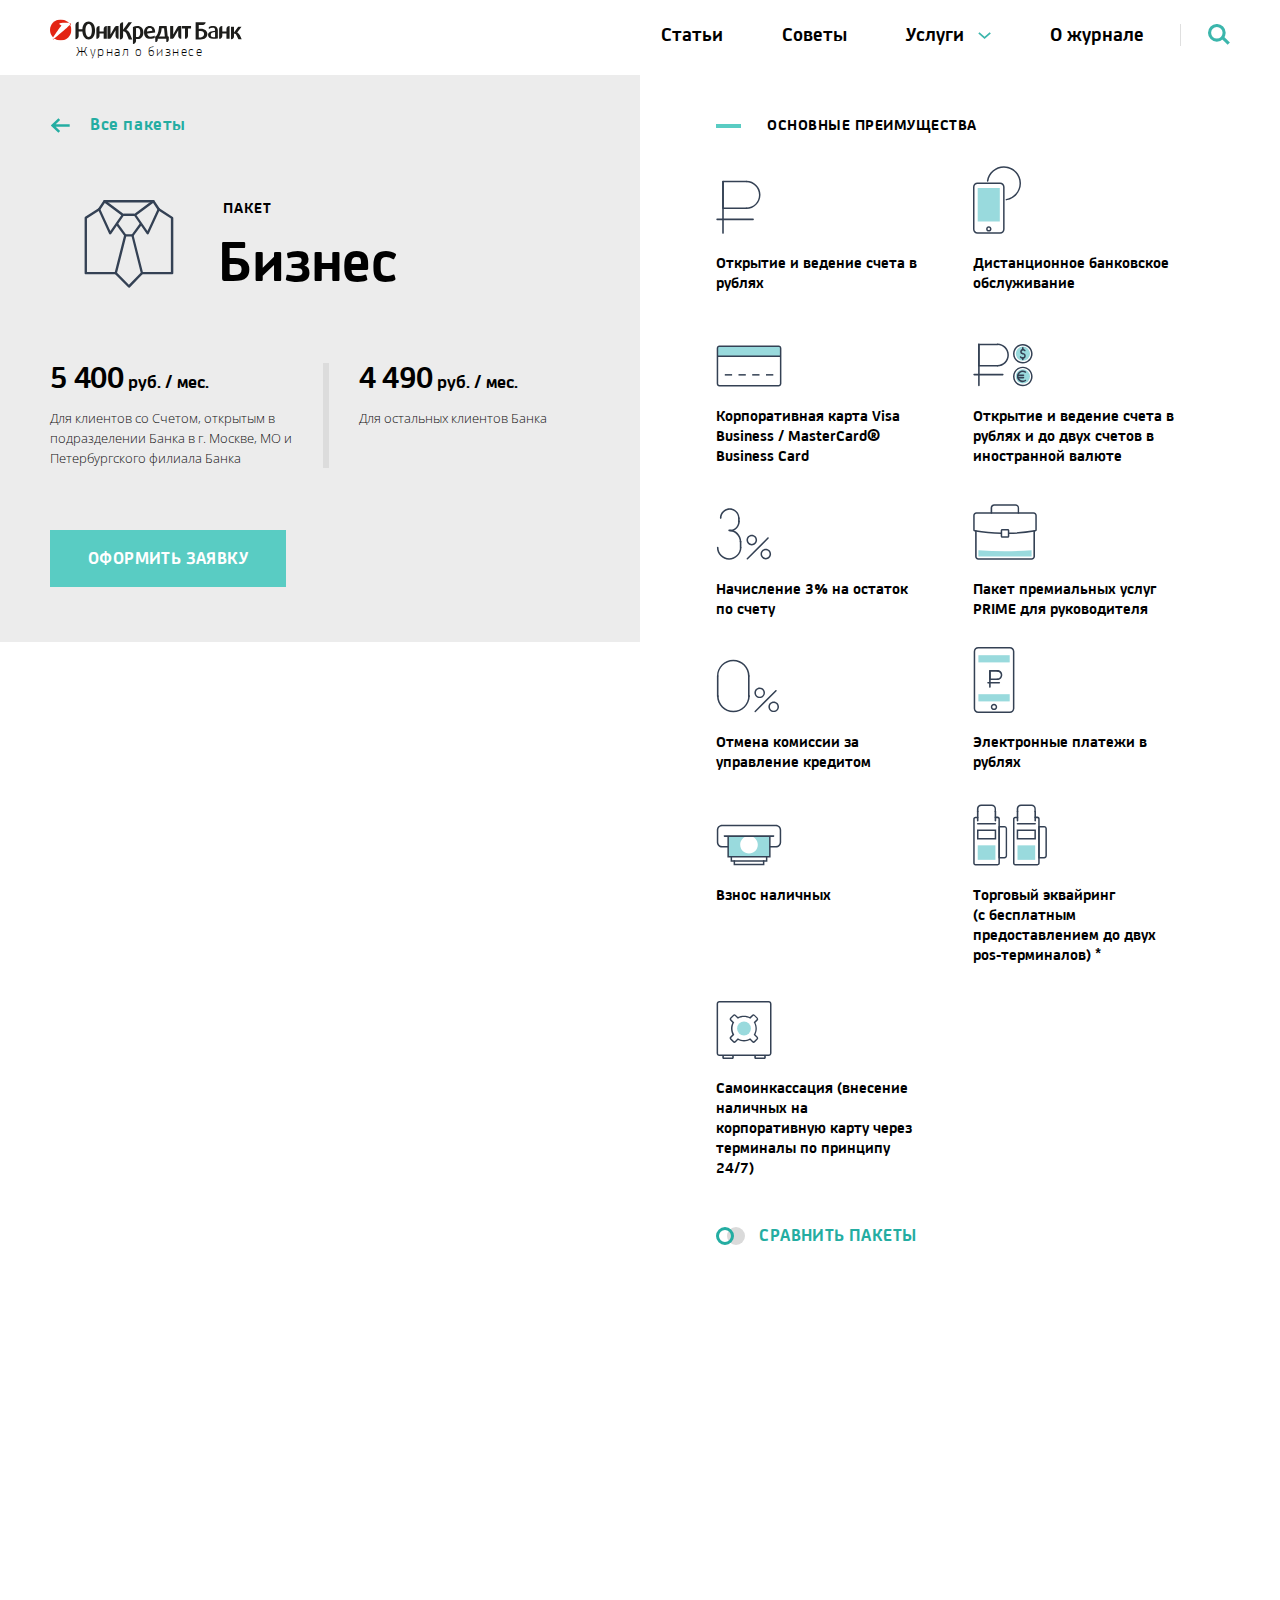
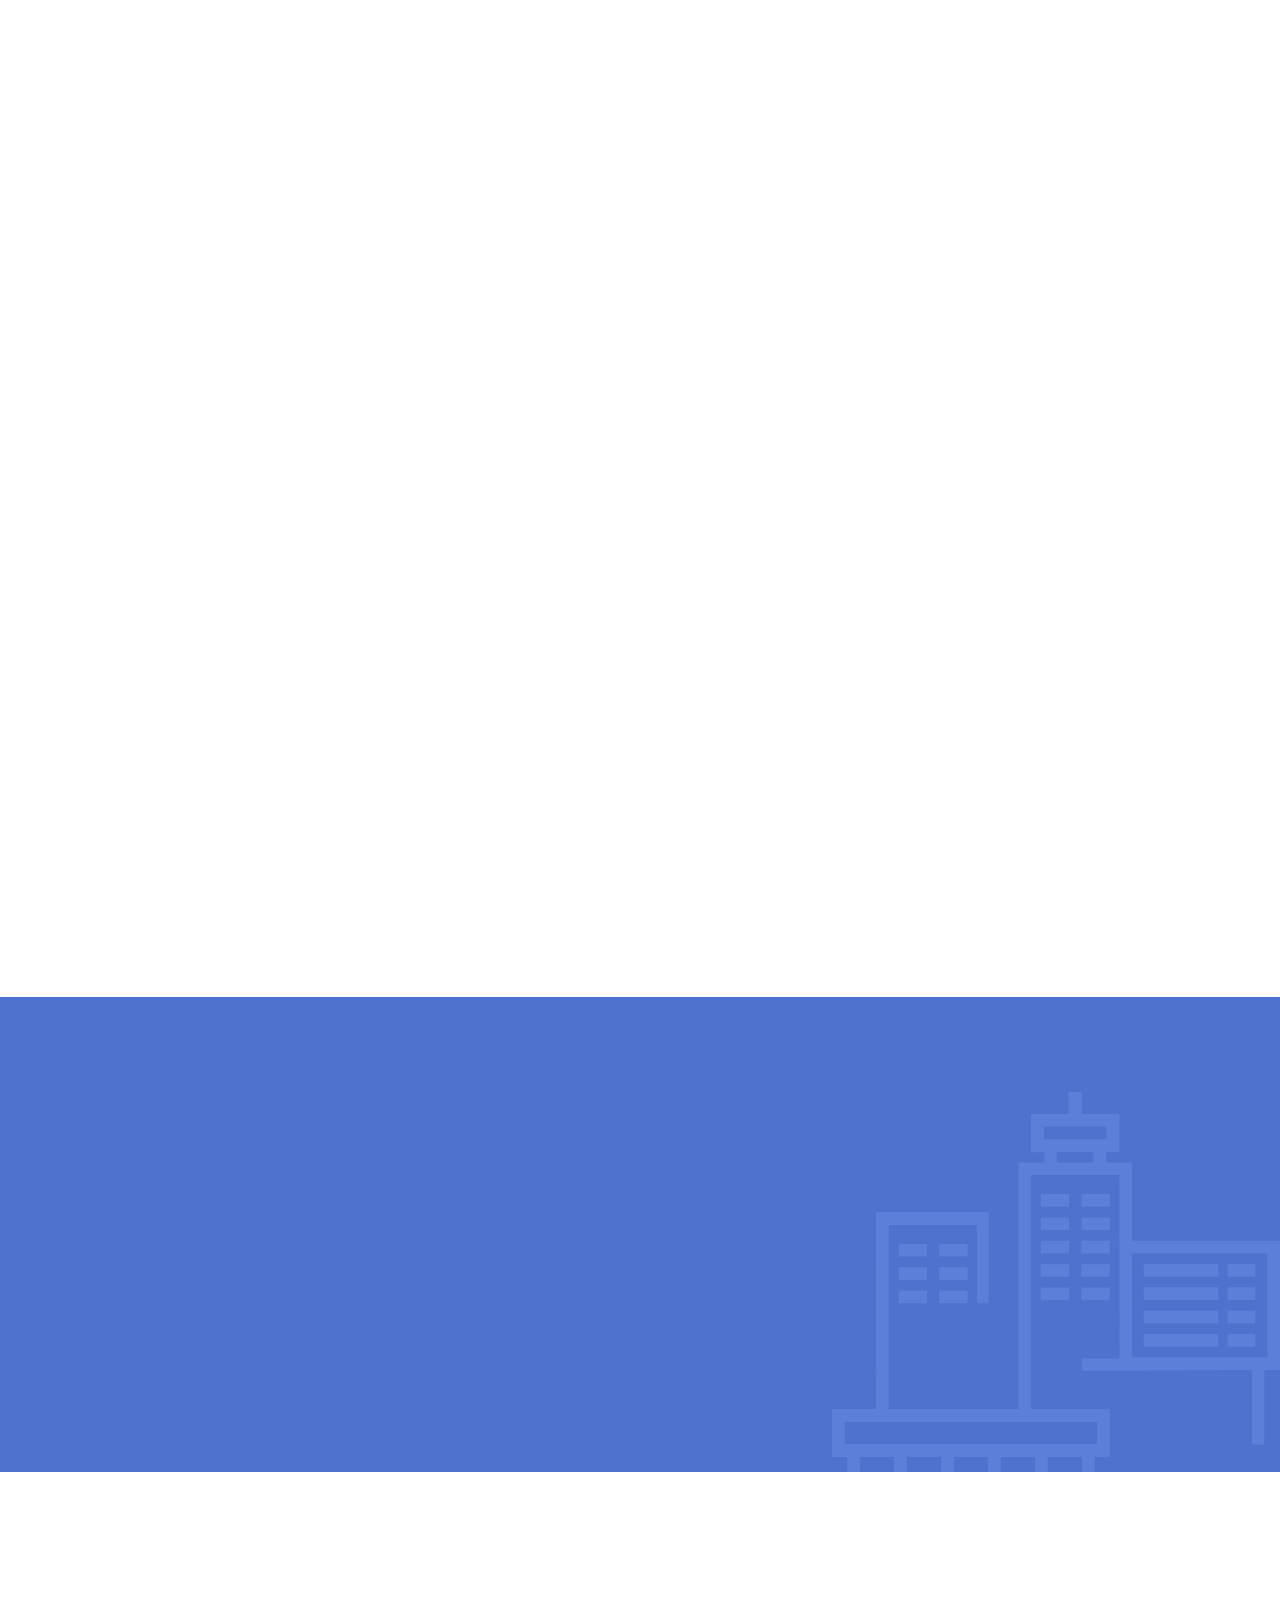
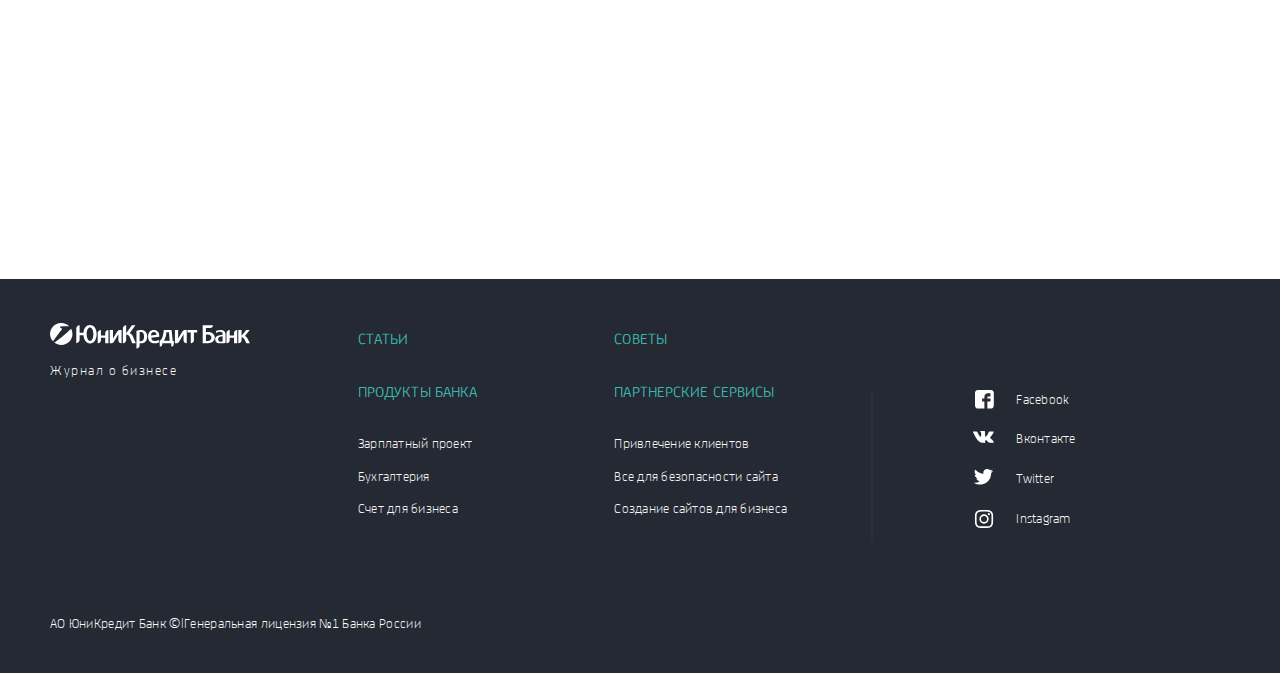
<file: package.html>
<!DOCTYPE HTML>
<html lang="ru">
<head>
    <meta http-equiv="X-UA-Compatible" content="IE=edge">
    <meta charset="utf-8">
    <meta name="viewport" content="width=device-width, initial-scale=1, maximum-scale=1, shrink-to-fit=no">
    <title>ЮниКредит Банк. Журнал о бизнесе</title>
    <meta name="description" content="">
    <meta name="format-detection" content="telephone=no">
    <meta name="format-detection" content="address=no">
    <link rel="stylesheet" href="css/style.css">
    <link rel="apple-touch-icon" href="apple-touch-icon.png">
    <link rel="shortcut icon" href="favicon.ico">
</head>
<body class="no-js">
    <div class="main">
        <header class="header-global">
            <div class="container">
                <div class="row">
                    <div class="col-lg-6 col-19">
                        <div class="logo animationFadeIn">
                            <a href="/">
                                <img src="images/logo.svg" alt="">
                                <span class="logo-title">Журнал о бизнесе</span>
                            </a>
                        </div>
                    </div>
                    <!-- /.col -->
                    <div class="col-lg-17 col-4">
                        <a href="#" class="navigation-toggle animationFadeIn"><span class="navigation-toggle-icon"></span></a>
                        <div class="header-nav animationFadeIn clearfix d-none d-lg-block">
                            <div class="header-search">
                                <a href="#" class="header-search-toggle">
                                    <span class="svg">
                                        <svg width="27" height="26" viewBox="0 0 27 26" xmlns="http://www.w3.org/2000/svg"><g transform="translate(1 1)" stroke="#3bb6ac" class="svg-stroke" stroke-width="3.84" fill="none" fill-rule="evenodd"><circle cx="9.86" cy="9.859" r="8.95"/><path d="M16.97 15.698l7.52 7.518"/></g></svg>
                                    </span>
                                </a>
                                <div class="header-search-panel">
                                    <input type="text" class="header-search-text" placeholder="Что вы ищете?">
                                    <input type="hidden">
                                    <a href="#" class="header-search-button">
                                        <span class="svg">
                                            <svg width="27" height="26" viewBox="0 0 27 26" xmlns="http://www.w3.org/2000/svg"><g transform="translate(1 1)" stroke="#3bb6ac" class="svg-stroke" stroke-width="3.84" fill="none" fill-rule="evenodd"><circle cx="9.86" cy="9.859" r="8.95"/><path d="M16.97 15.698l7.52 7.518"/></g></svg>
                                        </span>
                                    </a>
                                    <a href="#" class="header-search-close"></a>
                                </div>
                            </div>
                            <!-- /.header-search -->
                            <div class="header-menu">
                                <ul class="menu clearfix">
                                    <li><a href="#">Статьи</a></li>
                                    <li><a href="#">Советы</a></li>
                                    <li>
                                        <a href="#">Услуги</a>
                                        <a href="#menu-toggle-services" class="menu-toggle"><span class="svg"><svg width="19" height="11" viewBox="0 0 19 11" xmlns="http://www.w3.org/2000/svg"><path d="M17.92 1.186L9.6 8.698 1.28 1.186" stroke="#3bb6ac" class="svg-stroke" stroke-width="2.56" fill="none" fill-rule="evenodd"/></svg></span></a>
                                    </li>
                                    <li><a href="#">О журнале</a></li>
                                </ul>
                            </div>
                            <!-- /.header-menu -->
                        </div>
                        <!-- /.header-nav -->
                    </div>
                    <!-- /.col -->
                </div>
                <!-- /.row -->
            </div>
            <!-- /.container -->
        </header>
        <div class="header-submenu-panel" data-panel="menu-toggle-services">
            <div class="container">
                <div class="row">
                    <div class="col-23">
                        <ul class="header-submenu">
                            <li><a href="#" class="submenu-business">Как начать бизнес</a></li>
                            <li><a href="#">Валютный контроль</a></li>
                            <li><a href="#">Зарплатный проект</a></li>
                            <li><a href="#">Депозиты</a></li>
                            <li><a href="#">Расчетно-кассовое обслуживание</a></li>
                            <li><a href="#">Конверсионные операции</a></li>
                            <li><a href="#">Кредиты</a></li>
                            <li><a href="#">Партнерские проекты</a></li>
                        </ul>
                        <!-- /.header-submenu -->
                    </div>
                    <!-- /.col -->
                </div>
                <!-- /.row -->
            </div>
            <!-- /.container -->
        </div>
        <!-- /.header-submenu-panel -->
        <div class="navigation">
            <div class="navigation-content">
                <div class="container">
                    <div class="row">
                        <div class="col-23">
                            <div class="navigation-menu-wrapper full-screen">
                                <ul class="navigation-menu">
                                    <li><a href="#">Статьи</a></li>
                                    <li><a href="#">Советы</a></li>
                                    <li>
                                        <a href="#">Услуги</a>
                                        <a href="#" class="navigation-menu-toggle"><span class="svg"><svg width="19" height="11" viewBox="0 0 19 11" xmlns="http://www.w3.org/2000/svg"><path d="M17.92 1.186L9.6 8.698 1.28 1.186" stroke="#3bb6ac" class="svg-stroke" stroke-width="2.56" fill="none" fill-rule="evenodd"/></svg></span></a>
                                        <ul class="navigation-submenu">
                                            <li><a href="#" class="submenu-business">Как начать бизнес</a></li>
                                            <li><a href="#">Валютный контроль</a></li>
                                            <li><a href="#">Зарплатный проект</a></li>
                                            <li><a href="#">Депозиты</a></li>
                                            <li><a href="#">Расчетно-кассовое обслуживание</a></li>
                                            <li><a href="#">Конверсионные операции</a></li>
                                            <li><a href="#">Кредиты</a></li>
                                            <li><a href="#">Партнерские проекты</a></li>
                                        </ul>
                                    </li>
                                    <li><a href="#">О журнале</a></li>
                                </ul>
                            </div>
                            <!-- /.navigation-menu-wrapper -->
                        </div>
                        <!-- /.col -->
                    </div>
                    <!-- /.row -->
                </div>
                <!-- /.container -->
            </div>
            <!-- /.navigation-content -->
            <div class="navigation-footer">
                <div class="container">
                    <div class="row">
                        <div class="col-md-11 col-23">
                            <div class="footer-logo">
                                <a href="/">
                                    <img src="images/logo_white.svg" alt="">
                                    <span class="footer-logo-title">Журнал о бизнесе</span>
                                </a>
                            </div>
                        </div>
                        <!-- /.col -->
                        <div class="col-md-12 col-23">
                            <ul class="footer-social">
                                <li><a href="#">Facebook
                                    <span class="footer-social-ico footer-social-ico1">
                                        <span class="svg">
                                            <svg width="18" height="18" viewBox="0 0 18 18" xmlns="http://www.w3.org/2000/svg"><path d="M17.82 2.94A3.056 3.056 0 0 0 14.851.01H2.972A3.057 3.057 0 0 0 .003 2.94v11.74a3.059 3.059 0 0 0 2.97 2.94h5.939v-6.65H6.734V8.03h2.178V6.89a3.63 3.63 0 0 1 3.34-3.75h2.4v2.93h-2.4a.725.725 0 0 0-.569.79v1.17h2.97v2.94h-2.97v6.65h3.168a3.058 3.058 0 0 0 2.969-2.94V2.94z" fill="#FFF" class="svg-fill" fill-rule="evenodd"/></svg>
                                        </span>
                                    </span>
                                </a></li>
                                <li><a href="#">Вконтакте
                                    <span class="footer-social-ico footer-social-ico2">
                                        <span class="svg">
                                            <svg width="21" height="13" viewBox="0 0 21 13" xmlns="http://www.w3.org/2000/svg"><path d="M17.824 8.54c.712.655 1.39 1.346 2.031 2.07.281.325.525.68.727 1.06a.757.757 0 0 1-.46 1.18H17.1a2.3 2.3 0 0 1-1.924-.79c-.416-.43-.806-.89-1.208-1.34a3.052 3.052 0 0 0-.542-.49.631.631 0 0 0-1 .25 3.224 3.224 0 0 0-.319 1.43.8.8 0 0 1-.961.94 7.658 7.658 0 0 1-4.32-.94 9.594 9.594 0 0 1-2.907-2.76 36.736 36.736 0 0 1-3.827-6.9c-.242-.54-.065-.84.526-.85.987-.02 1.973-.01 2.958 0a.875.875 0 0 1 .819.62 18.53 18.53 0 0 0 2 3.76c.201.322.457.606.757.84a.455.455 0 0 0 .782-.23 2.6 2.6 0 0 0 .173-.79c.09-.919.074-1.845-.048-2.76a1.138 1.138 0 0 0-.97-1.05c-.288-.06-.245-.17-.106-.33.209-.304.558-.482.927-.47h3.412c.45.047.777.45.731.9v3.84c-.019.388.163.758.481.98a.677.677 0 0 0 .682-.34 12.036 12.036 0 0 0 1.921-2.99c.231-.47.43-.96.624-1.45a.725.725 0 0 1 .77-.54h3.284c.098-.003.196.003.292.02a.58.58 0 0 1 .533.89 8.434 8.434 0 0 1-1.306 2.29c-.548.76-1.132 1.5-1.677 2.28a1.047 1.047 0 0 0 .161 1.67h.006z" fill="#FFF" class="svg-fill" fill-rule="evenodd"/></svg>
                                        </span>
                                    </span>
                                </a></li>
                                <li><a href="#">Twitter
                                    <span class="footer-social-ico footer-social-ico3">
                                        <span class="svg">
                                            <svg width="20" height="16" viewBox="0 0 20 16" xmlns="http://www.w3.org/2000/svg"><path d="M.002 13.82a8.007 8.007 0 0 0 5.726-1.6.1.1 0 0 0-.107-.04.364.364 0 0 0-.1-.01 4.1 4.1 0 0 1-.605-.1 3.93 3.93 0 0 1-2.772-2.48c-.013-.04-.021-.08-.033-.12.2.02.386.04.574.05.19.008.38.002.568-.02.19-.019.378-.052.563-.1a.206.206 0 0 0-.124-.05 3.936 3.936 0 0 1-2.405-1.78 3.792 3.792 0 0 1-.562-2.06c.039.01.071.02.1.03.358.19.745.318 1.146.38.1.02.207.03.312.04.05.005.1.005.15 0 .012-.04-.033-.05-.057-.07A3.932 3.932 0 0 1 1.209.87c.016-.03.034-.06.053-.09l.03-.03c.027.035.056.069.088.1a11.164 11.164 0 0 0 6.072 3.72c.502.11 1.01.19 1.522.24.109 0 .218.01.328.02h.081a.842.842 0 0 0-.01-.1 3.9 3.9 0 0 1 1.12-3.61A3.775 3.775 0 0 1 12.601.07a3.9 3.9 0 0 1 3.3.98c.068.06.13.13.191.19a.454.454 0 0 0 .167-.02 7.888 7.888 0 0 0 2.2-.84c.035-.02.07-.03.113-.05a.2.2 0 0 1-.028.14 3.9 3.9 0 0 1-1.483 1.88l-.121.09c.019.04.046.02.066.02a8.521 8.521 0 0 0 1.987-.54.1.1 0 0 1 .106-.02 7.455 7.455 0 0 1-.877 1.08c-.32.33-.67.632-1.045.9v.17c.013.407.002.814-.032 1.22a11.665 11.665 0 0 1-2.65 6.43 10.545 10.545 0 0 1-5.823 3.58c-.502.11-1.01.19-1.521.24a10.5 10.5 0 0 1-1.586.04 11.182 11.182 0 0 1-5.452-1.65.232.232 0 0 1-.111-.09z" fill="#FFF" class="svg-fill" fill-rule="evenodd"/></svg>
                                        </span>
                                    </span>
                                </a></li>
                                <li><a href="#">Instagram
                                    <span class="footer-social-ico footer-social-ico4">
                                        <span class="svg">
                                            <svg width="21" height="19" viewBox="0 0 21 19" xmlns="http://www.w3.org/2000/svg"><path d="M7.354 9.45a3.18 3.18 0 1 1 3.18 3.14 3.156 3.156 0 0 1-3.18-3.14m-1.719 0a4.9 4.9 0 1 0 4.9-4.84 4.872 4.872 0 0 0-4.9 4.84m8.846-5.03a1.145 1.145 0 1 0 2.29.01 1.145 1.145 0 0 0-2.29-.01m-7.8 12.7a5.3 5.3 0 0 1-1.772-.32 2.969 2.969 0 0 1-1.1-.71 2.888 2.888 0 0 1-.713-1.08 5.143 5.143 0 0 1-.329-1.75c-.046-.99-.055-1.29-.055-3.81s.01-2.82.055-3.81c.007-.598.118-1.19.329-1.75a3.1 3.1 0 0 1 1.81-1.79 5.494 5.494 0 0 1 1.772-.33c1.006-.04 1.308-.05 3.855-.05 2.547 0 2.848.01 3.855.05a5.486 5.486 0 0 1 1.771.33c.833.31 1.492.961 1.811 1.79.21.56.322 1.152.329 1.75.046.99.055 1.29.055 3.81s-.009 2.81-.055 3.81a5.143 5.143 0 0 1-.329 1.75 2.912 2.912 0 0 1-.713 1.08 2.957 2.957 0 0 1-1.1.71 5.288 5.288 0 0 1-1.771.32c-1.006.05-1.308.06-3.855.06-2.547 0-2.849-.01-3.855-.06M6.597.08a6.745 6.745 0 0 0-2.315.44 4.812 4.812 0 0 0-2.791 2.75 6.919 6.919 0 0 0-.443 2.29C1.001 6.57.991 6.89.991 9.45s.01 2.88.057 3.89c.017.783.167 1.557.443 2.29a4.75 4.75 0 0 0 1.1 1.67 4.7 4.7 0 0 0 1.69 1.08 7 7 0 0 0 2.315.44c1.018.05 1.343.06 3.934.06s2.915-.01 3.933-.06a6.992 6.992 0 0 0 2.315-.44 4.7 4.7 0 0 0 1.69-1.08 4.777 4.777 0 0 0 1.1-1.67 6.893 6.893 0 0 0 .443-2.29c.046-1.01.057-1.33.057-3.89s-.011-2.88-.057-3.89a6.919 6.919 0 0 0-.443-2.29 4.814 4.814 0 0 0-2.79-2.75 6.756 6.756 0 0 0-2.316-.44C13.445.03 13.12.02 10.529.02c-2.591 0-2.916.01-3.934.06" fill="#FFF" class="svg-fill" fill-rule="evenodd"/></svg>
                                        </span>
                                    </span>
                                </a></li>
                            </ul>
                        </div>
                        <!-- /.col -->
                    </div>
                    <!-- /.row -->
                    <div class="row">
                        <div class="col-23">
                            <div class="navigation-footer-search clearfix">
                                <input type="text" class="navigation-footer-search-text" placeholder="Что вы ищете?">
                                <input type="hidden">
                                <a href="#" class="navigation-footer-search-button">
                                    <span class="svg">
                                        <svg width="27" height="26" viewBox="0 0 27 26" xmlns="http://www.w3.org/2000/svg"><g transform="translate(1 1)" stroke="#3bb6ac" class="svg-stroke" stroke-width="3.84" fill="none" fill-rule="evenodd"><circle cx="9.86" cy="9.859" r="8.95"/><path d="M16.97 15.698l7.52 7.518"/></g></svg>
                                    </span>
                                </a>
                            </div>
                            <!-- /.navigation-footer-search -->
                        </div>
                        <!-- /.col -->
                    </div>
                    <!-- /.row -->
                </div>
                <!-- /.container -->
            </div>
            <!-- /.navigation-footer -->
        </div>
        <!-- /.navigation -->
        <div class="spanning">
            <div class="package">
                <div class="container">
                    <div class="row align-items-start">
                        <div class="col-lg col-23 animationFadeInUp" style="background-color: #ececec;">
                            <div class="package-info">
                                <div class="package-info-all"><a href="#">Все пакеты<span class="svg"><svg width="24" height="31" viewBox="0 0 24 31" xmlns="http://www.w3.org/2000/svg"><g stroke="#24ada2" class="svg-stroke" stroke-width="4" fill="none" fill-rule="evenodd"><path d="M12 .5v26M22.488 17.51L12 28.49 1.512 17.51"/></g></svg></span></a></div>
                                <div class="row">
                                    <div class="col-lg-23 col-md-14 col-23">
                                        <div class="package-info-caption">
                                            <div class="package-info-title">
                                                <div class="package-info-title-img"><img src="upload/icon-package-new2.svg" alt=""></div>
                                                <div class="package-info-title-text">
                                                    <h1><span>Пакет</span>Бизнес</h1>
                                                </div>
                                            </div>
                                            <!-- /.package-info-title -->
                                            <div class="package-info-button d-none d-md-block d-lg-none">
                                                <a href="#services-order" class="button scroll-link">Оформить заявку</a>
                                            </div>
                                        </div>
                                        <!-- /.package-info-caption -->
                                    </div>
                                    <!-- /.col -->
                                    <div class="col-lg-23 col-md-8 col-23">
                                        <div class="package-info-prices">
                                            <div class="package-info-prices-category">
                                                <div class="package-info-prices-number"><strong>5 400</strong> руб. / мес.</div>
                                                <p>Для клиентов со Счетом, открытым в подразделении Банка в г. Москве, МО и Петербургского филиала Банка</p>
                                            </div>
                                            <div class="package-info-prices-category-other">
                                                <div class="package-info-prices-number"><strong>4 490</strong> руб. / мес.</div>
                                                <p>Для остальных клиентов Банка</p>
                                            </div>
                                        </div>
                                        <!-- /.package-info-prices -->
                                    </div>
                                    <!-- /.col -->
                                </div>
                                <!-- /.row -->
                                <div class="package-info-button d-md-none d-lg-block">
                                    <a href="#services-order" class="button scroll-link">Оформить заявку</a>
                                </div>
                            </div>
                            <!-- /.package-info -->
                        </div>
                        <!-- /.col -->
                        <div class="col-lg col-23 animationFadeInUp delay02">
                            <div class="package-advantages">
                                <h5>Основные преимущества</h5>
                                <div class="package-advantages-list">
                                    <div class="package-advantages-item">
                                        <div class="package-advantages-item-img"><img src="upload/icon-advantage-new1.svg" alt=""></div>
                                        <div class="package-advantages-item-title">Открытие и ведение счета в рублях</div>
                                    </div>
                                    <div class="package-advantages-item">
                                        <div class="package-advantages-item-img"><img src="upload/icon-advantage-new2.svg" alt=""></div>
                                        <div class="package-advantages-item-title">Дистанционное банковское обслуживание</div>
                                    </div>
                                    <div class="package-advantages-item">
                                        <div class="package-advantages-item-img"><img src="upload/icon-advantage-new3.svg" alt=""></div>
                                        <div class="package-advantages-item-title">Корпоративная карта Visa Business / MasterCard&reg; Business Card</div>
                                    </div>
                                    <div class="package-advantages-item">
                                        <div class="package-advantages-item-img"><img src="upload/icon-advantage-new4.svg" alt=""></div>
                                        <div class="package-advantages-item-title">Открытие и ведение счета в рублях и до двух счетов в иностранной валюте</div>
                                    </div>
                                    <div class="package-advantages-item">
                                        <div class="package-advantages-item-img"><img src="upload/icon-advantage-new5.svg" alt=""></div>
                                        <div class="package-advantages-item-title">Начисление 3% на остаток по счету</div>
                                    </div>
                                    <div class="package-advantages-item">
                                        <div class="package-advantages-item-img"><img src="upload/icon-advantage-new6.svg" alt=""></div>
                                        <div class="package-advantages-item-title">Пакет премиальных услуг PRIME для руководителя</div>
                                    </div>
                                    <div class="package-advantages-item">
                                        <div class="package-advantages-item-img"><img src="upload/icon-advantage-new7.svg" alt=""></div>
                                        <div class="package-advantages-item-title">Отмена комиссии за управление кредитом</div>
                                    </div>
                                    <div class="package-advantages-item">
                                        <div class="package-advantages-item-img"><img src="upload/icon-advantage-new8.svg" alt=""></div>
                                        <div class="package-advantages-item-title">Электронные платежи в рублях</div>
                                    </div>
                                    <div class="package-advantages-item">
                                        <div class="package-advantages-item-img"><img src="upload/icon-advantage-new9.svg" alt=""></div>
                                        <div class="package-advantages-item-title">Взнос наличных</div>
                                    </div>
                                    <div class="package-advantages-item">
                                        <div class="package-advantages-item-img"><img src="upload/icon-advantage-new10.svg" alt=""></div>
                                        <div class="package-advantages-item-title">Торговый эквайринг (с&nbsp;бесплатным предоставлением до двух pos-терминалов) *</div>
                                    </div>
                                    <div class="package-advantages-item">
                                        <div class="package-advantages-item-img"><img src="upload/icon-advantage-new11.svg" alt=""></div>
                                        <div class="package-advantages-item-title">Самоинкассация (внесение наличных на корпоративную карту через терминалы по принципу 24/7)</div>
                                    </div>
                                </div>
                                <!-- /.package-advantages-list -->
                                <div class="package-advantages-compare">
                                    <a href="#compare" data-toggle="modal" class="services-packages-compare-link">
                                        <span class="services-packages-compare-ico">
                                            <span class="svg">
                                                <svg width="29" height="18" viewBox="0 0 29 18" xmlns="http://www.w3.org/2000/svg"><g fill="none" fill-rule="evenodd"><path d="M20 0a9 9 0 1 1 0 18 9 9 0 0 1 0-18z" fill="#DADADA"/><path d="M9 3a6 6 0 1 1 0 12A6 6 0 0 1 9 3zm0-3a9 9 0 1 0 0 18A9 9 0 0 0 9 0z" fill="#24ada2" class="svg-fill" fill-rule="nonzero"/></g></svg>
                                            </span>
                                        </span>
                                        Сравнить пакеты
                                    </a>
                                </div>
                            </div>
                            <!-- /.package-advantages -->
                        </div>
                        <!-- /.col -->
                    </div>
                    <!-- /.row -->
                </div>
                <!-- /.container -->
            </div>
            <!-- /.package -->
            <div class="package-include animationFadeIn delay02">
                <div class="container">
                    <div class="row">
                        <div class="col-23">
                            <h2>Что включено</h2>
                            <div class="package-include-list-wrapper">
                                <div class="row">
                                    <div class="col-lg-10 col-23">
                                        <ul class="package-include-list">
                                            <li><strong>Открытие расчетного счета в рублях</strong>Стоимость без подключения пакета – 1 200 руб.</li>
                                            <li><strong>Открытие двух расчетных счетов в иностранной валюте</strong>Стоимость без подключения пакета – 2 400 руб.</li>
                                            <li><strong>Ведение расчетного счета в рублях для клиентов, подключенных к системе Дистанционного Банковского Обслуживания</strong>Стоимость без подключения пакета – 1 000 руб. / мес.</li>
                                            <li><strong>Ведение расчетного счета в рублях для клиентов, не подключенных к системе Дистанционного Банковского Обслуживания</strong>Стоимость без подключения пакета – 1 500 руб. / мес.</li>
                                            <li class="hidden extra-hidden"><strong>Открытие расчетного счета в рублях</strong>Стоимость без подключения пакета – 1 200 руб.</li>
                                            <li class="hidden extra-hidden"><strong>Открытие двух расчетных счетов в иностранной валюте</strong>Стоимость без подключения пакета – 2 400 руб.</li>
                                        </ul>
                                    </div>
                                    <!-- /.col -->
                                    <div class="col-lg-10 offset-lg-3 col-23">
                                        <ul class="package-include-list package-include-list-js package-include-list-second">
                                            <li><strong>Ведение двух расчетных счетов в иностранной валюте</strong>Стоимость без подключения пакета – 1 600 руб. / мес.</li>
                                            <li><strong>Заверка карточки с образцами подписей (за 2 подписи)</strong>Стоимость без подключения пакета – 472 руб.</li>
                                            <li><strong>Справки об операциях и оборотах клиента в Банке</strong>Стоимость без подключения пакета – 800 руб. за справку об оборотах</li>
                                            <li><strong>Система дистанционного банковского обслуживания Банк-Клиент</strong>Стоимость без подключения пакета – 1 000 руб. / мес.</li>
                                            <li class="hidden extra-hidden"><strong>Ведение двух расчетных счетов в иностранной валюте</strong>Стоимость без подключения пакета – 1 600 руб. / мес.</li>
                                            <li class="hidden extra-hidden"><strong>Заверка карточки с образцами подписей (за 2 подписи)</strong>Стоимость без подключения пакета – 472 руб.</li>
                                        </ul>
                                    </div>
                                    <!-- /.col -->
                                    <div class="col-23">
                                        <div class="package-include-show">
                                            <a href="#" class="package-include-show-button">
                                                <span class="package-include-show-button-normal">Показать все опции</span>
                                                <span class="package-include-show-button-active">Скрыть все опции</span>
                                                <span class="svg">
                                                    <svg width="24" height="31" viewBox="0 0 24 31" xmlns="http://www.w3.org/2000/svg"><g stroke="#4FB4AC" stroke-width="3" class="svg-stroke" fill="none" fill-rule="evenodd"><path d="M12 .5v26M22.488 17.51L12 28.49 1.512 17.51"/></g></svg>
                                                </span>
                                            </a>
                                        </div>
                                    </div>
                                    <!-- /.col -->
                                </div>
                                <!-- /.row -->
                            </div>
                            <!-- /.package-include-list-wrapper -->
                        </div>
                        <!-- /.col -->
                    </div>
                    <!-- /.row -->
                </div>
                <!-- /.container -->
            </div>
            <!-- /.package-include -->
            <div class="services-account">
                <div class="container">
                    <div class="row">
                        <div class="col-23 animationFadeInUp">
                            <h3>Как открыть счет в Банке?</h3>
                        </div>
                        <!-- /.col -->
                    </div>
                    <!-- /.row -->
                    <div class="row">
                        <div class="col-lg-23 col-md-11 col-23 animationFadeInUp">
                            <div class="services-account-steps">
                                <div class="services-account-step">
                                    <div class="services-account-step-content">
                                        <div class="services-account-step-number">
                                            <div class="services-account-step-img"><span><img src="upload/icon-number1.svg" alt=""></span></div>
                                        </div>
                                        <div class="services-account-step-title">Заполнить заявку на открытие корпоративного счета</div>
                                    </div>
                                </div>
                                <!-- /.services-account-step -->
                                <div class="services-account-step">
                                    <div class="services-account-step-content">
                                        <div class="services-account-step-number">
                                            <div class="services-account-step-img"><span><img src="upload/icon-number2.svg" alt=""></span></div>
                                        </div>
                                        <div class="services-account-step-title">Подготовить необходимые документы для открытия счета</div>
                                    </div>
                                </div>
                                <!-- /.services-account-step -->
                                <div class="services-account-step">
                                    <div class="services-account-step-content">
                                        <div class="services-account-step-number">
                                            <div class="services-account-step-img"><span><img src="upload/icon-number3.svg" alt=""></span></div>
                                        </div>
                                        <div class="services-account-step-title">Передать документы в Банк</div>
                                    </div>
                                </div>
                                <!-- /.services-account-step -->
                            </div>
                            <!-- /.services-account-steps -->
                        </div>
                        <!-- /.col -->
                        <div class="col-lg-23 offset-lg-0 col-md-11 offset-md-1 col-23 animationFadeInUp delay02">
                            <div class="services-account-documents">
                                <div class="services-account-documents-title">
                                    <h4>Список документов</h4>
                                </div>
                                <div class="services-account-documents-list-wrapper">
                                    <ul class="services-account-documents-list">
                                        <li><a href="#"><strong>Документы на открытие счета для ИП</strong>&nbsp;<span class="services-account-download"><span class="svg"><svg width="17" height="22" viewBox="0 0 17 22" xmlns="http://www.w3.org/2000/svg"><g fill="#24ada2" class="svg-fill" fill-rule="nonzero"><path d="M1.02 18.5h15v3h-15zM17.05 10.01l-2.06-2.18-5.3 5V0h-3v12.2L2.06 7.83 0 10.01l8.52 8.05z"/></g></svg></span></span></a></li>
                                        <li><a href="#"><strong>Документы на открытие счета для нотариуса</strong>&nbsp;<span class="services-account-download"><span class="svg"><svg width="17" height="22" viewBox="0 0 17 22" xmlns="http://www.w3.org/2000/svg"><g fill="#24ada2" class="svg-fill" fill-rule="nonzero"><path d="M1.02 18.5h15v3h-15zM17.05 10.01l-2.06-2.18-5.3 5V0h-3v12.2L2.06 7.83 0 10.01l8.52 8.05z"/></g></svg></span></span></a></li>
                                        <li><a href="#"><strong>Документы на открытие счета для капитального ремонта</strong>&nbsp;<span class="services-account-download"><span class="svg"><svg width="17" height="22" viewBox="0 0 17 22" xmlns="http://www.w3.org/2000/svg"><g fill="#24ada2" class="svg-fill" fill-rule="nonzero"><path d="M1.02 18.5h15v3h-15zM17.05 10.01l-2.06-2.18-5.3 5V0h-3v12.2L2.06 7.83 0 10.01l8.52 8.05z"/></g></svg></span></span></a></li>
                                    </ul>
                                </div>
                            </div>
                            <!-- /.services-account-documents -->
                        </div>
                        <!-- /.col -->
                    </div>
                    <!-- /.row -->
                </div>
                <!-- /.container -->
            </div>
            <!-- /.services-account -->
            <div class="services-order" id="services-order">
                <div class="services-order-bg">
                    <span class="svg">
                        <svg width="572" height="674" viewBox="0 0 572 674" xmlns="http://www.w3.org/2000/svg"><path d="M266.598 249.568v16.247l36.264-.002v-16.245h-36.264zm0-29.786v16.247h36.264v-16.247h-36.264zm.003-13.652h36.264v-16.247h-36.264v16.247zm36.264-29.786V160.1h-36.264v16.247l36.264-.003zm0-29.785v-16.247h-36.264v16.247h36.264zm51.763 119.254v-16.245H318.36v16.247l36.268-.002zm43.408-46.146v16.247h95.279v-16.245l-95.279-.002zm0 29.786V265.7h95.279v-16.245l-95.279-.002zm0 29.786v16.247h95.279v-16.245l-95.279-.002zm0 29.786v16.247h95.279v-16.245l-95.279-.002zm106.962-89.358v16.247h35.418v-16.245l-35.418-.002zm0 29.786V265.7h35.418v-16.245l-35.418-.002zm0 29.786v16.247h35.418v-16.245l-35.418-.002zm0 29.786v16.247h35.418v-16.245l-35.418-.002zm-150.37-72.996v-16.247H318.36v16.247h36.268zm-36.265-46.146v16.247h36.265v-16.247h-36.265zm0-29.786v16.247h36.265V160.1l-36.265-.003zm0-29.785v16.247h36.265v-16.247h-36.265zM70.043 637.185h41.443v-16.247H70.043v16.247zm166.225-16.247v16.247h39.866v-16.247h-39.866zm-124.782 50.77v-16.247H70.043v16.247h41.443zm124.782-16.247v16.247h39.866v-16.247h-39.866zm1.65-250.652h16.004V106H366.95l.112 234.294h-48.124V356l217.053-1v95h16.004v-95H572V190H382.954V90h-33.008V77h17.004V28h-48.012V0h-17.004v28h-48.012v49h17.004v13h-33.008v314.809zm144.95-198.679H555.9v132.683H382.868V206.13zM333.782 90.024h-46.75V76.485h46.75v13.539zm-63.316-29.786V43.991h79.875v16.247h-79.875zM85.062 269.74h36.268v-16.247H85.062v16.247zm36.268-29.785v-16.247H85.062v16.247h36.268zm0-29.786v-16.247H85.062v16.247h36.268zm15.493 43.324v16.247h36.265v-16.247h-36.265zm0-29.785v16.247h36.265v-16.247h-36.265zm0-29.786v16.247h36.265v-16.247h-36.265zm63.135 75.818V153.645H56.378l.029 251.164h16.239V169.881h112.443v99.859h14.869zM19.285 674h16.239v-87.84h283.654V674h16.24V466.146h19.21v-61.337H0v61.337h19.285V674zm16.239-104.086v-43.76h43.74v43.76h-43.74zm0-60.007v-43.76h43.74v43.76h-43.74zm103.717 60.007H95.502v-43.76h43.74v43.76zm0-60.007H95.502v-43.76h43.74v43.76zm59.979 60.007h-43.74v-43.76h43.74v43.76zm0-60.007h-43.74v-43.76h43.74v43.76zm59.978 60.007h-43.74v-43.76h43.74v43.76zm0-60.007h-43.74v-43.76h43.74v43.76zm59.98 60.006h-43.74v-43.76h43.74v43.76zm0-60.007h-43.74v-43.76h43.74v43.76zM16.313 449.9v-28.433h322.079V449.9H16.313z" fill="#5c80da" fill-rule="evenodd"/></svg>
                    </span>
                </div>
                <div class="services-order-content animationFadeIn">
                    <div class="container">
                        <div class="row">
                            <div class="col-23">
                                <div class="services-order-title">
                                    <h3>Заявка</h3>
                                    <div class="services-order-title-info">Шаг <span>1</span> из 2</div>
                                </div>
                                <form action="" id="services-order-form">
                                    <div class="services-order-step services-order-step-1">
                                        <h5>Информация о компании</h5>
                                        <div class="row">
                                            <div class="col-lg-7 col-md-11 col-23">
                                                <div class="services-order-step-input error clearfix">
                                                    <input type="text" class="input-text" placeholder="Компания">
                                                </div>
                                            </div>
                                            <!-- /.col -->
                                            <div class="col-lg-7 offset-md-1 col-md-11 col-23">
                                                <div class="services-order-step-input error clearfix">
                                                    <input type="text" class="input-text input-text-number" placeholder="ИНН" minlength="11" name="numberINN" id="numberINN">
                                                </div>
                                            </div>
                                            <!-- /.col -->
                                            <div class="col-lg-7 offset-lg-1 col-md-11 col-23">
                                                <div class="services-order-step-city error drop">
                                                    <a href="#" class="services-order-step-city-toggle drop-toggle">
                                                        <span class="services-order-step-city-toggle-text">Город</span>
                                                        <span class="services-order-step-city-toggle-arrow">
                                                            <span class="svg">
                                                                <svg width="19" height="11" viewBox="0 0 19 11" xmlns="http://www.w3.org/2000/svg"><path d="M17.92 1.186L9.6 8.698 1.28 1.186" stroke="#ffffff" stroke-width="5" fill="none" fill-rule="evenodd"/></svg>
                                                            </span>
                                                        </span>
                                                    </a>
                                                    <div class="services-order-step-city-panel drop-block">
                                                        <div class="services-order-step-city-panel-scroll scroll-pane">
                                                            <ul class="services-order-step-city-list">
                                                                <li><a href="#">Архангельск<span></span></a></li>
                                                                <li><a href="#">Барнаул<span></span></a></li>
                                                                <li><a href="#">Вологда<span></span></a></li>
                                                                <li><a href="#">Долгопрудный<span></span></a></li>
                                                                <li><a href="#">Екатеринбург<span></span></a></li>
                                                                <li><a href="#">Иркуртск<span></span></a></li>
                                                                <li><a href="#">Киров<span></span></a></li>
                                                                <li><a href="#">Москва<span></span></a></li>
                                                                <li><a href="#">Норильск<span></span></a></li>
                                                                <li><a href="#">Оренбург<span></span></a></li>
                                                                <li><a href="#">Павловск<span></span></a></li>
                                                                <li><a href="#">Ростов на Дону<span></span></a></li>
                                                                <li><a href="#">Рязань<span></span></a></li>
                                                                <li><a href="#">Саратов<span></span></a></li>
                                                            </ul>
                                                        </div>
                                                    </div>
                                                    <!-- /.services-order-step-city-panel -->
                                                </div>
                                                <!-- /.services-order-step-city -->
                                            </div>
                                            <!-- /.col -->
                                            <div class="col-23">
                                                <div class="services-order-step-error">Все поля обязательны для заполнения</div>
                                            </div>
                                            <!-- /.col -->
                                        </div>
                                        <!-- /.row -->
                                        <div class="services-order-step-1-next">
                                            <a href="#" class="button"><span class="button-arrow">Следующий шаг</span></a>
                                        </div>
                                    </div>
                                    <!-- /.services-order-step -->
                                    <div class="services-order-step services-order-step-2">
                                        <h5>Контактная информация</h5>
                                        <div class="row">
                                            <div class="col-lg-7 col-md-11 col-23">
                                                <div class="services-order-step-input clearfix">
                                                    <input type="text" class="input-text" placeholder="Фамилия">
                                                </div>
                                            </div>
                                            <!-- /.col -->
                                            <div class="col-lg-7 offset-md-1 col-md-11 col-23">
                                                <div class="services-order-step-input clearfix">
                                                    <input type="text" class="input-text" placeholder="Имя">
                                                </div>
                                            </div>
                                            <!-- /.col -->
                                            <div class="col-lg-7 offset-lg-1 col-md-11 col-23">
                                                <div class="services-order-step-input clearfix">
                                                    <input type="text" class="input-text" placeholder="Отчество">
                                                </div>
                                            </div>
                                            <!-- /.col -->
                                            <div class="col-lg-7 offset-lg-0 col-md-11 offset-md-1 col-23">
                                                <div class="services-order-step-input clearfix">
                                                    <input type="tel" class="input-text phone-mask" placeholder="Мобильный телефон">
                                                </div>
                                            </div>
                                            <!-- /.col -->
                                            <div class="col-lg-7 offset-lg-1 col-md-11 col-23">
                                                <div class="services-order-step-input clearfix">
                                                    <input type="tel" class="input-text phone-mask" placeholder="Повторите мобильный телефон">
                                                </div>
                                            </div>
                                            <!-- /.col -->
                                            <div class="col-lg-7 offset-md-1 col-md-11 col-23">
                                                <div class="services-order-step-input error clearfix">
                                                    <input type="email" class="input-text ignore" placeholder="E-mail">
                                                </div>
                                            </div>
                                            <!-- /.col -->
                                            <div class="col-23">
                                                <div class="services-order-step-confirm">
                                                    <div class="checkbox">
                                                        <input type="checkbox" id="checkbox-data">
                                                        <label for="checkbox-data">Я согласен с обработкой моих <a href="#personal-data" data-toggle="modal">персональных данных.</a></label>
                                                    </div>
                                                </div>
                                                <div class="services-order-step-error">Заполните поля корректно</div>
                                            </div>
                                            <!-- /.col -->
                                        </div>
                                        <!-- /.row -->
                                        <div class="services-order-step-buttons clearfix">
                                            <div class="services-order-step-2-back">
                                                <a href="#" class="button button-bordered"><span class="button-arrow-left">Предыдущий шаг</span></a>
                                            </div>
                                            <div class="services-order-step-2-send">
                                                <a href="#success" data-toggle="modal" class="button"><span class="button-arrow">Отправить заявку</span></a>
                                            </div>
                                        </div>
                                    </div>
                                    <!-- /.services-order-step -->
                                </form>
                            </div>
                            <!-- /.col -->
                        </div>
                        <!-- /.row -->
                    </div>
                    <!-- /.container -->
                </div>
                <!-- /.services-order-content -->
            </div>
            <!-- /.services-order -->
            <div class="packages-other d-none d-md-block animationFadeInUp delay01">
                <div class="container">
                    <div class="row">
                        <div class="col-23">
                            <h4>Другие пакеты</h4>
                            <div class="packages-other-list-wrapper scroll-pane">
                                <div class="packages-other-list">
                                    <div class="packages-other-item">
                                        <a href="#" class="packages-other-item-link">
                                            <span class="packages-other-item-img"><span style="background-image: url('upload/icon-package-new1.svg');"></span></span>
                                            <span class="packages-other-item-title">Комфорт&nbsp;<span class="arrow arrow-bold arrow-green"><span class="arrow-line"></span><span class="arrow-top"></span><span class="arrow-bottom"></span></span></span>
                                            <span class="packages-other-item-text">Для небольших компаний</span>
                                        </a>
                                    </div>
                                    <div class="packages-other-item">
                                        <a href="#" class="packages-other-item-link">
                                            <span class="packages-other-item-img"><span style="background-image: url('upload/icon-package-new3.svg');"></span></span>
                                            <span class="packages-other-item-title">Бизнес-Прайм&nbsp;<span class="arrow arrow-bold arrow-green"><span class="arrow-line"></span><span class="arrow-top"></span><span class="arrow-bottom"></span></span></span>
                                            <span class="packages-other-item-text">Для небольших компаний</span>
                                        </a>
                                    </div>
                                    <div class="packages-other-item">
                                        <a href="#" class="packages-other-item-link">
                                            <span class="packages-other-item-img"><span style="background-image: url('upload/icon-package-new4.svg');"></span></span>
                                            <span class="packages-other-item-title">Розничный&nbsp;<span class="arrow arrow-bold arrow-green"><span class="arrow-line"></span><span class="arrow-top"></span><span class="arrow-bottom"></span></span></span>
                                            <span class="packages-other-item-text">Для компаний, занятых в сфере розничной торговли и услуг</span>
                                        </a>
                                    </div>
                                    <div class="packages-other-item">
                                        <a href="#" class="packages-other-item-link">
                                            <span class="packages-other-item-img"><span style="background-image: url('upload/icon-package-new5.svg');"></span></span>
                                            <span class="packages-other-item-title">Максимум&nbsp;<span class="arrow arrow-bold arrow-green"><span class="arrow-line"></span><span class="arrow-top"></span><span class="arrow-bottom"></span></span></span>
                                            <span class="packages-other-item-text">Премиальный пакет услуг для успешных компаний</span>
                                        </a>
                                    </div>
                                    <div class="packages-other-item">
                                        <a href="#" class="packages-other-item-link">
                                            <span class="packages-other-item-img"><span style="background-image: url('upload/icon-package-new6.svg');"></span></span>
                                            <span class="packages-other-item-title">Безграничный&nbsp;<span class="arrow arrow-bold arrow-green"><span class="arrow-line"></span><span class="arrow-top"></span><span class="arrow-bottom"></span></span></span>
                                            <span class="packages-other-item-text">Самый широкий спектр услуг для вашего бизнеса</span>
                                        </a>
                                    </div>
                                </div>
                                <!-- /.packages-other-list -->
                            </div>
                            <!-- /.packages-other-list-wrapper -->
                        </div>
                        <!-- /.col -->
                    </div>
                    <!-- /.row -->
                </div>
                <!-- /.container -->
            </div>
            <!-- /.packages-other -->
        </div>
        <!-- /.spanning-columns -->
        <footer class="footer-global">
            <div class="container">
                <div class="row">
                    <div class="col-lg-6 col-23">
                        <div class="footer-logo">
                            <a href="/">
                                <img src="images/logo_white.svg" alt="">
                                <span class="footer-logo-title">Журнал о бизнесе</span>
                            </a>
                        </div>
                    </div>
                    <!-- /.col -->
                    <div class="col-lg-10 col-md-15 col-23">
                        <ul class="footer-menu">
                            <li><a href="#">Статьи</a></li>
                            <li><a href="#">Советы</a></li>
                            <li><a href="#">Продукты банка</a>
                                <ul>
                                    <li><a href="#">Зарплатный проект</a></li>
                                    <li><a href="#">Бухгалтерия</a></li>
                                    <li><a href="#">Счет для бизнеса</a></li>
                                </ul>
                            </li>
                            <li><a href="#">Партнерские сервисы</a>
                                <ul>
                                    <li><a href="#">Привлечение клиентов</a></li>
                                    <li><a href="#">Все для безопасности сайта</a></li>
                                    <li><a href="#">Создание сайтов для бизнеса</a></li>
                                </ul>
                            </li>
                        </ul>
                    </div>
                    <!-- /.col -->
                    <div class="col-lg-7 col-md-8 col-23">
                        <ul class="footer-social">
                            <li><a href="#">Facebook
                                <span class="footer-social-ico footer-social-ico1">
                                    <span class="svg">
                                        <svg width="18" height="18" viewBox="0 0 18 18" xmlns="http://www.w3.org/2000/svg"><path d="M17.82 2.94A3.056 3.056 0 0 0 14.851.01H2.972A3.057 3.057 0 0 0 .003 2.94v11.74a3.059 3.059 0 0 0 2.97 2.94h5.939v-6.65H6.734V8.03h2.178V6.89a3.63 3.63 0 0 1 3.34-3.75h2.4v2.93h-2.4a.725.725 0 0 0-.569.79v1.17h2.97v2.94h-2.97v6.65h3.168a3.058 3.058 0 0 0 2.969-2.94V2.94z" fill="#FFF" class="svg-fill" fill-rule="evenodd"/></svg>
                                    </span>
                                </span>
                            </a></li>
                            <li><a href="#">Вконтакте
                                <span class="footer-social-ico footer-social-ico2">
                                    <span class="svg">
                                        <svg width="21" height="13" viewBox="0 0 21 13" xmlns="http://www.w3.org/2000/svg"><path d="M17.824 8.54c.712.655 1.39 1.346 2.031 2.07.281.325.525.68.727 1.06a.757.757 0 0 1-.46 1.18H17.1a2.3 2.3 0 0 1-1.924-.79c-.416-.43-.806-.89-1.208-1.34a3.052 3.052 0 0 0-.542-.49.631.631 0 0 0-1 .25 3.224 3.224 0 0 0-.319 1.43.8.8 0 0 1-.961.94 7.658 7.658 0 0 1-4.32-.94 9.594 9.594 0 0 1-2.907-2.76 36.736 36.736 0 0 1-3.827-6.9c-.242-.54-.065-.84.526-.85.987-.02 1.973-.01 2.958 0a.875.875 0 0 1 .819.62 18.53 18.53 0 0 0 2 3.76c.201.322.457.606.757.84a.455.455 0 0 0 .782-.23 2.6 2.6 0 0 0 .173-.79c.09-.919.074-1.845-.048-2.76a1.138 1.138 0 0 0-.97-1.05c-.288-.06-.245-.17-.106-.33.209-.304.558-.482.927-.47h3.412c.45.047.777.45.731.9v3.84c-.019.388.163.758.481.98a.677.677 0 0 0 .682-.34 12.036 12.036 0 0 0 1.921-2.99c.231-.47.43-.96.624-1.45a.725.725 0 0 1 .77-.54h3.284c.098-.003.196.003.292.02a.58.58 0 0 1 .533.89 8.434 8.434 0 0 1-1.306 2.29c-.548.76-1.132 1.5-1.677 2.28a1.047 1.047 0 0 0 .161 1.67h.006z" fill="#FFF" class="svg-fill" fill-rule="evenodd"/></svg>
                                    </span>
                                </span>
                            </a></li>
                            <li><a href="#">Twitter
                                <span class="footer-social-ico footer-social-ico3">
                                    <span class="svg">
                                        <svg width="20" height="16" viewBox="0 0 20 16" xmlns="http://www.w3.org/2000/svg"><path d="M.002 13.82a8.007 8.007 0 0 0 5.726-1.6.1.1 0 0 0-.107-.04.364.364 0 0 0-.1-.01 4.1 4.1 0 0 1-.605-.1 3.93 3.93 0 0 1-2.772-2.48c-.013-.04-.021-.08-.033-.12.2.02.386.04.574.05.19.008.38.002.568-.02.19-.019.378-.052.563-.1a.206.206 0 0 0-.124-.05 3.936 3.936 0 0 1-2.405-1.78 3.792 3.792 0 0 1-.562-2.06c.039.01.071.02.1.03.358.19.745.318 1.146.38.1.02.207.03.312.04.05.005.1.005.15 0 .012-.04-.033-.05-.057-.07A3.932 3.932 0 0 1 1.209.87c.016-.03.034-.06.053-.09l.03-.03c.027.035.056.069.088.1a11.164 11.164 0 0 0 6.072 3.72c.502.11 1.01.19 1.522.24.109 0 .218.01.328.02h.081a.842.842 0 0 0-.01-.1 3.9 3.9 0 0 1 1.12-3.61A3.775 3.775 0 0 1 12.601.07a3.9 3.9 0 0 1 3.3.98c.068.06.13.13.191.19a.454.454 0 0 0 .167-.02 7.888 7.888 0 0 0 2.2-.84c.035-.02.07-.03.113-.05a.2.2 0 0 1-.028.14 3.9 3.9 0 0 1-1.483 1.88l-.121.09c.019.04.046.02.066.02a8.521 8.521 0 0 0 1.987-.54.1.1 0 0 1 .106-.02 7.455 7.455 0 0 1-.877 1.08c-.32.33-.67.632-1.045.9v.17c.013.407.002.814-.032 1.22a11.665 11.665 0 0 1-2.65 6.43 10.545 10.545 0 0 1-5.823 3.58c-.502.11-1.01.19-1.521.24a10.5 10.5 0 0 1-1.586.04 11.182 11.182 0 0 1-5.452-1.65.232.232 0 0 1-.111-.09z" fill="#FFF" class="svg-fill" fill-rule="evenodd"/></svg>
                                    </span>
                                </span>
                            </a></li>
                            <li><a href="#">Instagram
                                <span class="footer-social-ico footer-social-ico4">
                                    <span class="svg">
                                        <svg width="21" height="19" viewBox="0 0 21 19" xmlns="http://www.w3.org/2000/svg"><path d="M7.354 9.45a3.18 3.18 0 1 1 3.18 3.14 3.156 3.156 0 0 1-3.18-3.14m-1.719 0a4.9 4.9 0 1 0 4.9-4.84 4.872 4.872 0 0 0-4.9 4.84m8.846-5.03a1.145 1.145 0 1 0 2.29.01 1.145 1.145 0 0 0-2.29-.01m-7.8 12.7a5.3 5.3 0 0 1-1.772-.32 2.969 2.969 0 0 1-1.1-.71 2.888 2.888 0 0 1-.713-1.08 5.143 5.143 0 0 1-.329-1.75c-.046-.99-.055-1.29-.055-3.81s.01-2.82.055-3.81c.007-.598.118-1.19.329-1.75a3.1 3.1 0 0 1 1.81-1.79 5.494 5.494 0 0 1 1.772-.33c1.006-.04 1.308-.05 3.855-.05 2.547 0 2.848.01 3.855.05a5.486 5.486 0 0 1 1.771.33c.833.31 1.492.961 1.811 1.79.21.56.322 1.152.329 1.75.046.99.055 1.29.055 3.81s-.009 2.81-.055 3.81a5.143 5.143 0 0 1-.329 1.75 2.912 2.912 0 0 1-.713 1.08 2.957 2.957 0 0 1-1.1.71 5.288 5.288 0 0 1-1.771.32c-1.006.05-1.308.06-3.855.06-2.547 0-2.849-.01-3.855-.06M6.597.08a6.745 6.745 0 0 0-2.315.44 4.812 4.812 0 0 0-2.791 2.75 6.919 6.919 0 0 0-.443 2.29C1.001 6.57.991 6.89.991 9.45s.01 2.88.057 3.89c.017.783.167 1.557.443 2.29a4.75 4.75 0 0 0 1.1 1.67 4.7 4.7 0 0 0 1.69 1.08 7 7 0 0 0 2.315.44c1.018.05 1.343.06 3.934.06s2.915-.01 3.933-.06a6.992 6.992 0 0 0 2.315-.44 4.7 4.7 0 0 0 1.69-1.08 4.777 4.777 0 0 0 1.1-1.67 6.893 6.893 0 0 0 .443-2.29c.046-1.01.057-1.33.057-3.89s-.011-2.88-.057-3.89a6.919 6.919 0 0 0-.443-2.29 4.814 4.814 0 0 0-2.79-2.75 6.756 6.756 0 0 0-2.316-.44C13.445.03 13.12.02 10.529.02c-2.591 0-2.916.01-3.934.06" fill="#FFF" class="svg-fill" fill-rule="evenodd"/></svg>
                                    </span>
                                </span>
                            </a></li>
                        </ul>
                    </div>
                    <!-- /.col -->
                </div>
                <!-- /.row -->
            </div>
            <!-- /.container -->
            <div class="footer-copyright">
                <div class="container">
                    <div class="row">
                        <div class="col-23">
                            <p>АО ЮниКредит Банк &copy;<span class="footer-copyright-sep">|</span>Генеральная лицензия №1 Банка России</p>
                        </div>
                        <!-- /.col -->
                    </div>
                    <!-- /.row -->
                </div>
                <!-- /.container -->
            </div>
            <!-- /.footer-copyright -->
        </footer>
    </div>
    <!-- /.main -->
    <div class="modal modal-full modal-compare modal-center" id="compare" tabindex="-1" role="dialog">
        <a href="#" class="close" data-dismiss="modal" aria-hidden="true" title="Закрыть"><span class="close-icon"></span></a>
        <div class="modal-title">Сравнение пакетов финансовых услуг</div>
        <div class="modal-table-overflow">
            <table class="compare-table">
                <thead>
                    <tr>
                        <th>Услуги</th>
                        <th>
                            <div class="compare-icon"><img src="upload/icon-package1.svg" alt=""></div>
                            <div class="compare-icon-title">Комфорт</div>
                        </th>
                        <th>
                            <div class="compare-icon"><img src="upload/icon-package2.svg" alt=""></div>
                            <div class="compare-icon-title">Бизнес</div>
                        </th>
                        <th>
                            <div class="compare-icon"><img src="upload/icon-package3.svg" alt=""></div>
                            <div class="compare-icon-title">Розничный</div>
                        </th>
                        <th>
                            <div class="compare-icon"><img src="upload/icon-package3.svg" alt=""></div>
                            <div class="compare-icon-title">Максимум</div>
                        </th>
                        <th>
                            <div class="compare-icon"><img src="upload/icon-package2.svg" alt=""></div>
                            <div class="compare-icon-title">Безграничный</div>
                        </th>
                    </tr>
                </thead>
                <tbody>
                    <tr>
                        <td>Персональный менеджер в&nbsp;Банке</td>
                        <td><span class="compare-status"><img src="upload/yes.svg" alt=""></span></td>
                        <td><span class="compare-status"><img src="upload/yes.svg" alt=""></span></td>
                        <td><span class="compare-status"><img src="upload/yes.svg" alt=""></span></td>
                        <td><span class="compare-status"><img src="upload/yes.svg" alt=""></span></td>
                        <td><span class="compare-status"><img src="upload/yes.svg" alt=""></span></td>
                    </tr>
                    <tr>
                        <td>Привилегированное банковское обслуживание</td>
                        <td><span class="compare-status"><img src="upload/no.svg" alt=""></span></td>
                        <td><span class="compare-status"><img src="upload/no.svg" alt=""></span></td>
                        <td><span class="compare-status"><img src="upload/no.svg" alt=""></span></td>
                        <td><span class="compare-status"><img src="upload/no.svg" alt=""></span></td>
                        <td><span class="compare-status"><img src="upload/yes.svg" alt=""></span></td>
                    </tr>
                    <tr>
                        <td>Открытие и&nbsp;ведение расчетного счета в&nbsp;рублях</td>
                        <td><span class="compare-status"><img src="upload/no.svg" alt=""></span></td>
                        <td><span class="compare-status"><img src="upload/no.svg" alt=""></span></td>
                        <td><span class="compare-status"><img src="upload/no.svg" alt=""></span></td>
                        <td><span class="compare-status"><img src="upload/no.svg" alt=""></span></td>
                        <td><span class="compare-status"><img src="upload/no.svg" alt=""></span></td>
                    </tr>
                    <tr>
                        <td>Открытие и&nbsp;ведение до&nbsp;двух расчетных счетов в&nbsp;иностранной валюте</td>
                        <td><span class="compare-status"><img src="upload/no.svg" alt=""></span></td>
                        <td><span class="compare-status"><img src="upload/yes.svg" alt=""></span></td>
                        <td><span class="compare-status"><img src="upload/yes.svg" alt=""></span></td>
                        <td><span class="compare-status"><img src="upload/yes.svg" alt=""></span></td>
                        <td><span class="compare-status"><img src="upload/yes.svg" alt=""></span></td>
                    </tr>
                    <tr>
                        <td>Привилегированное банковское обслуживание</td>
                        <td><span class="compare-status"><img src="upload/no.svg" alt=""></span></td>
                        <td><span class="compare-status"><img src="upload/no.svg" alt=""></span></td>
                        <td><span class="compare-status"><img src="upload/no.svg" alt=""></span></td>
                        <td><span class="compare-status"><img src="upload/no.svg" alt=""></span></td>
                        <td><span class="compare-status"><img src="upload/yes.svg" alt=""></span></td>
                    </tr>
                    <tr>
                        <td>Открытие и&nbsp;ведение расчетного счета в&nbsp;рублях</td>
                        <td><span class="compare-status"><img src="upload/yes.svg" alt=""></span></td>
                        <td><span class="compare-status"><img src="upload/yes.svg" alt=""></span></td>
                        <td><span class="compare-status"><img src="upload/yes.svg" alt=""></span></td>
                        <td><span class="compare-status"><img src="upload/yes.svg" alt=""></span></td>
                        <td><span class="compare-status"><img src="upload/yes.svg" alt=""></span></td>
                    </tr>
                    <tr>
                        <td>Открытие и&nbsp;ведение до&nbsp;двух расчетных счетов в&nbsp;иностранной валюте</td>
                        <td><span class="compare-status"><img src="upload/yes.svg" alt=""></span></td>
                        <td><span class="compare-status"><img src="upload/yes.svg" alt=""></span></td>
                        <td><span class="compare-status"><img src="upload/yes.svg" alt=""></span></td>
                        <td><span class="compare-status"><img src="upload/yes.svg" alt=""></span></td>
                        <td><span class="compare-status"><img src="upload/yes.svg" alt=""></span></td>
                    </tr>
                </tbody>
            </table>
        </div>
        <!-- /.modal-table-overflow -->
    </div>
    <!-- /.modal -->
    <div class="modal modal-success modal-center" id="success" tabindex="-1" role="dialog">
        <a href="#" class="close" data-dismiss="modal" aria-hidden="true" title="Закрыть"><span class="close-icon"></span></a>
        <div class="modal-success-content">
            <div class="modal-success-title">Спасибо!</div>
            <p>Ваша заявка увпешно отправлена!</p>
        </div>
        <!-- /.modal-success-content -->
    </div>
    <!-- /.modal -->
    <div class="modal modal-success modal-data modal-center" id="personal-data" tabindex="-1" role="dialog">
        <a href="#" class="close" data-dismiss="modal" aria-hidden="true" title="Закрыть"><span class="close-icon"></span></a>
        <div class="modal-success-content">
            <div class="modal-success-title">Согласие на обработку данных</div>
            <p>Настоящим выражаю свое согласие АО ЮниКредит Банку (г. Москва, Пречистенская наб., д.9) (далее — Банк) на обработку (сбор, запись, систематизацию, накопление, хранение, уточнение (обновление, изменение), извлечение, использование, передачу (распространение, предоставление, доступ), обезличивание, блокирование, удаление, уничтожение) моих персональных данных (любой информации, предоставленной мною в настоящем согласии, как с использованием средств автоматизации, так и без использования таких средств, в целях направления мне рекламы продуктов Банка, рекламы продуктов партнёров Банка и совместных продуктов Банка и его партнёров, с даты настоящего согласия на срок 75 лет.</p>
            <p>Вышеуказанные персональные данные являются необходимыми для заявленной цели обработки. Банк прекращает обработку персональных данных, а персональные данные подлежат уничтожению через 75 лет.</p>
            <p>Настоящее согласие на обработку моих персональных данных может быть отозвано мной путем подачи письменного уведомления в Банк.</p>
        </div>
        <!-- /.modal-success-content -->
    </div>
    <!-- /.modal -->
    <script src="js/jquery.js"></script>
    <script src="js/migrate.js"></script>
    <script src="js/library.js"></script>
    <script src="js/script.js"></script>
</body>
</html>
</file>
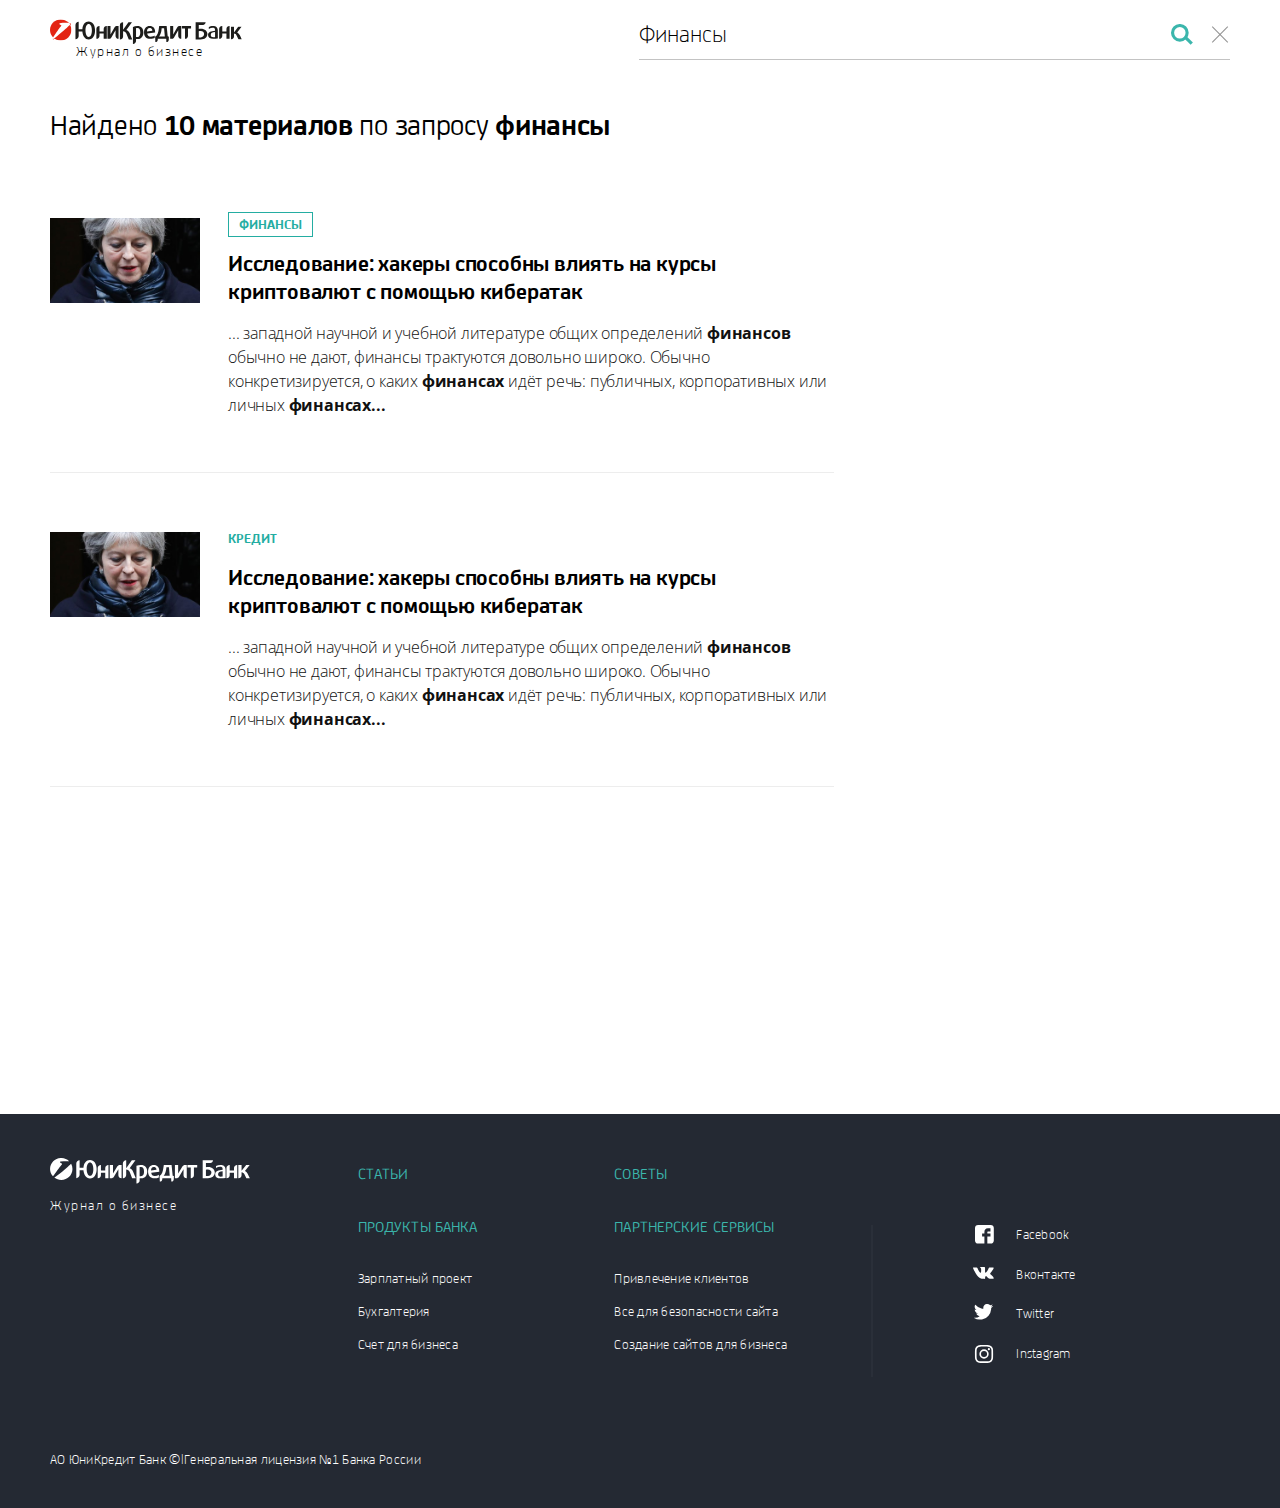
<file: search.html>
<!DOCTYPE HTML>
<html lang="ru">
<head>
    <meta http-equiv="X-UA-Compatible" content="IE=edge">
    <meta charset="utf-8">
    <meta name="viewport" content="width=device-width, initial-scale=1, maximum-scale=1, shrink-to-fit=no">
    <title>ЮниКредит Банк. Журнал о бизнесе</title>
    <meta name="description" content="">
    <meta name="format-detection" content="telephone=no">
    <meta name="format-detection" content="address=no">
    <link rel="stylesheet" href="css/style.css">
    <link rel="apple-touch-icon" href="apple-touch-icon.png">
    <link rel="shortcut icon" href="favicon.ico">
</head>
<body class="no-js page-search">
    <div class="main">
        <header class="header-global">
            <div class="container">
                <div class="row">
                    <div class="col-lg-6 col-19">
                        <div class="logo animationFadeIn">
                            <a href="/">
                                <img src="images/logo.svg" alt="">
                                <span class="logo-title">Журнал о бизнесе</span>
                            </a>
                        </div>
                    </div>
                    <!-- /.col -->
                    <div class="col-lg-17 col-4">
                        <a href="#" class="navigation-toggle animationFadeIn"><span class="navigation-toggle-icon"></span></a>
                        <div class="header-nav animationFadeIn clearfix d-none d-lg-block">
                            <div class="header-search">
                                <a href="#" class="header-search-toggle">
                                    <span class="svg">
                                        <svg width="27" height="26" viewBox="0 0 27 26" xmlns="http://www.w3.org/2000/svg"><g transform="translate(1 1)" stroke="#3bb6ac" class="svg-stroke" stroke-width="3.84" fill="none" fill-rule="evenodd"><circle cx="9.86" cy="9.859" r="8.95"/><path d="M16.97 15.698l7.52 7.518"/></g></svg>
                                    </span>
                                </a>
                                <div class="header-search-panel">
                                    <input type="text" class="header-search-text" value="Финансы">
                                    <input type="hidden">
                                    <a href="#" class="header-search-button">
                                        <span class="svg">
                                            <svg width="27" height="26" viewBox="0 0 27 26" xmlns="http://www.w3.org/2000/svg"><g transform="translate(1 1)" stroke="#3bb6ac" class="svg-stroke" stroke-width="3.84" fill="none" fill-rule="evenodd"><circle cx="9.86" cy="9.859" r="8.95"/><path d="M16.97 15.698l7.52 7.518"/></g></svg>
                                        </span>
                                    </a>
                                    <a href="#" class="header-search-close"></a>
                                </div>
                            </div>
                            <!-- /.header-search -->
                            <div class="header-menu">
                                <ul class="menu clearfix">
                                    <li><a href="#">Статьи</a></li>
                                    <li><a href="#">Советы</a></li>
                                    <li>
                                        <a href="#">Услуги</a>
                                        <a href="#menu-toggle-services" class="menu-toggle"><span class="svg"><svg width="19" height="11" viewBox="0 0 19 11" xmlns="http://www.w3.org/2000/svg"><path d="M17.92 1.186L9.6 8.698 1.28 1.186" stroke="#3bb6ac" class="svg-stroke" stroke-width="2.56" fill="none" fill-rule="evenodd"/></svg></span></a>
                                    </li>
                                    <li><a href="#">О журнале</a></li>
                                </ul>
                            </div>
                            <!-- /.header-menu -->
                        </div>
                        <!-- /.header-nav -->
                    </div>
                    <!-- /.col -->
                </div>
                <!-- /.row -->
            </div>
            <!-- /.container -->
        </header>
        <div class="header-submenu-panel" data-panel="menu-toggle-services">
            <div class="container">
                <div class="row">
                    <div class="col-23">
                        <ul class="header-submenu">
                            <li><a href="#" class="submenu-business">Как начать бизнес</a></li>
                            <li><a href="#">Валютный контроль</a></li>
                            <li><a href="#">Зарплатный проект</a></li>
                            <li><a href="#">Депозиты</a></li>
                            <li><a href="#">Расчетно-кассовое обслуживание</a></li>
                            <li><a href="#">Конверсионные операции</a></li>
                            <li><a href="#">Кредиты</a></li>
                            <li><a href="#">Партнерские проекты</a></li>
                        </ul>
                        <!-- /.header-submenu -->
                    </div>
                    <!-- /.col -->
                </div>
                <!-- /.row -->
            </div>
            <!-- /.container -->
        </div>
        <!-- /.header-submenu-panel -->
        <div class="navigation">
            <div class="navigation-content">
                <div class="container">
                    <div class="row">
                        <div class="col-23">
                            <div class="navigation-menu-wrapper full-screen">
                                <ul class="navigation-menu">
                                    <li><a href="#">Статьи</a></li>
                                    <li><a href="#">Советы</a></li>
                                    <li>
                                        <a href="#">Услуги</a>
                                        <a href="#" class="navigation-menu-toggle"><span class="svg"><svg width="19" height="11" viewBox="0 0 19 11" xmlns="http://www.w3.org/2000/svg"><path d="M17.92 1.186L9.6 8.698 1.28 1.186" stroke="#3bb6ac" class="svg-stroke" stroke-width="2.56" fill="none" fill-rule="evenodd"/></svg></span></a>
                                        <ul class="navigation-submenu">
                                            <li><a href="#" class="submenu-business">Как начать бизнес</a></li>
                                            <li><a href="#">Валютный контроль</a></li>
                                            <li><a href="#">Зарплатный проект</a></li>
                                            <li><a href="#">Депозиты</a></li>
                                            <li><a href="#">Расчетно-кассовое обслуживание</a></li>
                                            <li><a href="#">Конверсионные операции</a></li>
                                            <li><a href="#">Кредиты</a></li>
                                            <li><a href="#">Партнерские проекты</a></li>
                                        </ul>
                                    </li>
                                    <li><a href="#">О журнале</a></li>
                                </ul>
                            </div>
                            <!-- /.navigation-menu-wrapper -->
                        </div>
                        <!-- /.col -->
                    </div>
                    <!-- /.row -->
                </div>
                <!-- /.container -->
            </div>
            <!-- /.navigation-content -->
            <div class="navigation-footer">
                <div class="container">
                    <div class="row">
                        <div class="col-md-11 col-23">
                            <div class="footer-logo">
                                <a href="/">
                                    <img src="images/logo_white.svg" alt="">
                                    <span class="footer-logo-title">Журнал о бизнесе</span>
                                </a>
                            </div>
                        </div>
                        <!-- /.col -->
                        <div class="col-md-12 col-23">
                            <ul class="footer-social">
                                <li><a href="#">Facebook
                                    <span class="footer-social-ico footer-social-ico1">
                                        <span class="svg">
                                            <svg width="18" height="18" viewBox="0 0 18 18" xmlns="http://www.w3.org/2000/svg"><path d="M17.82 2.94A3.056 3.056 0 0 0 14.851.01H2.972A3.057 3.057 0 0 0 .003 2.94v11.74a3.059 3.059 0 0 0 2.97 2.94h5.939v-6.65H6.734V8.03h2.178V6.89a3.63 3.63 0 0 1 3.34-3.75h2.4v2.93h-2.4a.725.725 0 0 0-.569.79v1.17h2.97v2.94h-2.97v6.65h3.168a3.058 3.058 0 0 0 2.969-2.94V2.94z" fill="#FFF" class="svg-fill" fill-rule="evenodd"/></svg>
                                        </span>
                                    </span>
                                </a></li>
                                <li><a href="#">Вконтакте
                                    <span class="footer-social-ico footer-social-ico2">
                                        <span class="svg">
                                            <svg width="21" height="13" viewBox="0 0 21 13" xmlns="http://www.w3.org/2000/svg"><path d="M17.824 8.54c.712.655 1.39 1.346 2.031 2.07.281.325.525.68.727 1.06a.757.757 0 0 1-.46 1.18H17.1a2.3 2.3 0 0 1-1.924-.79c-.416-.43-.806-.89-1.208-1.34a3.052 3.052 0 0 0-.542-.49.631.631 0 0 0-1 .25 3.224 3.224 0 0 0-.319 1.43.8.8 0 0 1-.961.94 7.658 7.658 0 0 1-4.32-.94 9.594 9.594 0 0 1-2.907-2.76 36.736 36.736 0 0 1-3.827-6.9c-.242-.54-.065-.84.526-.85.987-.02 1.973-.01 2.958 0a.875.875 0 0 1 .819.62 18.53 18.53 0 0 0 2 3.76c.201.322.457.606.757.84a.455.455 0 0 0 .782-.23 2.6 2.6 0 0 0 .173-.79c.09-.919.074-1.845-.048-2.76a1.138 1.138 0 0 0-.97-1.05c-.288-.06-.245-.17-.106-.33.209-.304.558-.482.927-.47h3.412c.45.047.777.45.731.9v3.84c-.019.388.163.758.481.98a.677.677 0 0 0 .682-.34 12.036 12.036 0 0 0 1.921-2.99c.231-.47.43-.96.624-1.45a.725.725 0 0 1 .77-.54h3.284c.098-.003.196.003.292.02a.58.58 0 0 1 .533.89 8.434 8.434 0 0 1-1.306 2.29c-.548.76-1.132 1.5-1.677 2.28a1.047 1.047 0 0 0 .161 1.67h.006z" fill="#FFF" class="svg-fill" fill-rule="evenodd"/></svg>
                                        </span>
                                    </span>
                                </a></li>
                                <li><a href="#">Twitter
                                    <span class="footer-social-ico footer-social-ico3">
                                        <span class="svg">
                                            <svg width="20" height="16" viewBox="0 0 20 16" xmlns="http://www.w3.org/2000/svg"><path d="M.002 13.82a8.007 8.007 0 0 0 5.726-1.6.1.1 0 0 0-.107-.04.364.364 0 0 0-.1-.01 4.1 4.1 0 0 1-.605-.1 3.93 3.93 0 0 1-2.772-2.48c-.013-.04-.021-.08-.033-.12.2.02.386.04.574.05.19.008.38.002.568-.02.19-.019.378-.052.563-.1a.206.206 0 0 0-.124-.05 3.936 3.936 0 0 1-2.405-1.78 3.792 3.792 0 0 1-.562-2.06c.039.01.071.02.1.03.358.19.745.318 1.146.38.1.02.207.03.312.04.05.005.1.005.15 0 .012-.04-.033-.05-.057-.07A3.932 3.932 0 0 1 1.209.87c.016-.03.034-.06.053-.09l.03-.03c.027.035.056.069.088.1a11.164 11.164 0 0 0 6.072 3.72c.502.11 1.01.19 1.522.24.109 0 .218.01.328.02h.081a.842.842 0 0 0-.01-.1 3.9 3.9 0 0 1 1.12-3.61A3.775 3.775 0 0 1 12.601.07a3.9 3.9 0 0 1 3.3.98c.068.06.13.13.191.19a.454.454 0 0 0 .167-.02 7.888 7.888 0 0 0 2.2-.84c.035-.02.07-.03.113-.05a.2.2 0 0 1-.028.14 3.9 3.9 0 0 1-1.483 1.88l-.121.09c.019.04.046.02.066.02a8.521 8.521 0 0 0 1.987-.54.1.1 0 0 1 .106-.02 7.455 7.455 0 0 1-.877 1.08c-.32.33-.67.632-1.045.9v.17c.013.407.002.814-.032 1.22a11.665 11.665 0 0 1-2.65 6.43 10.545 10.545 0 0 1-5.823 3.58c-.502.11-1.01.19-1.521.24a10.5 10.5 0 0 1-1.586.04 11.182 11.182 0 0 1-5.452-1.65.232.232 0 0 1-.111-.09z" fill="#FFF" class="svg-fill" fill-rule="evenodd"/></svg>
                                        </span>
                                    </span>
                                </a></li>
                                <li><a href="#">Instagram
                                    <span class="footer-social-ico footer-social-ico4">
                                        <span class="svg">
                                            <svg width="21" height="19" viewBox="0 0 21 19" xmlns="http://www.w3.org/2000/svg"><path d="M7.354 9.45a3.18 3.18 0 1 1 3.18 3.14 3.156 3.156 0 0 1-3.18-3.14m-1.719 0a4.9 4.9 0 1 0 4.9-4.84 4.872 4.872 0 0 0-4.9 4.84m8.846-5.03a1.145 1.145 0 1 0 2.29.01 1.145 1.145 0 0 0-2.29-.01m-7.8 12.7a5.3 5.3 0 0 1-1.772-.32 2.969 2.969 0 0 1-1.1-.71 2.888 2.888 0 0 1-.713-1.08 5.143 5.143 0 0 1-.329-1.75c-.046-.99-.055-1.29-.055-3.81s.01-2.82.055-3.81c.007-.598.118-1.19.329-1.75a3.1 3.1 0 0 1 1.81-1.79 5.494 5.494 0 0 1 1.772-.33c1.006-.04 1.308-.05 3.855-.05 2.547 0 2.848.01 3.855.05a5.486 5.486 0 0 1 1.771.33c.833.31 1.492.961 1.811 1.79.21.56.322 1.152.329 1.75.046.99.055 1.29.055 3.81s-.009 2.81-.055 3.81a5.143 5.143 0 0 1-.329 1.75 2.912 2.912 0 0 1-.713 1.08 2.957 2.957 0 0 1-1.1.71 5.288 5.288 0 0 1-1.771.32c-1.006.05-1.308.06-3.855.06-2.547 0-2.849-.01-3.855-.06M6.597.08a6.745 6.745 0 0 0-2.315.44 4.812 4.812 0 0 0-2.791 2.75 6.919 6.919 0 0 0-.443 2.29C1.001 6.57.991 6.89.991 9.45s.01 2.88.057 3.89c.017.783.167 1.557.443 2.29a4.75 4.75 0 0 0 1.1 1.67 4.7 4.7 0 0 0 1.69 1.08 7 7 0 0 0 2.315.44c1.018.05 1.343.06 3.934.06s2.915-.01 3.933-.06a6.992 6.992 0 0 0 2.315-.44 4.7 4.7 0 0 0 1.69-1.08 4.777 4.777 0 0 0 1.1-1.67 6.893 6.893 0 0 0 .443-2.29c.046-1.01.057-1.33.057-3.89s-.011-2.88-.057-3.89a6.919 6.919 0 0 0-.443-2.29 4.814 4.814 0 0 0-2.79-2.75 6.756 6.756 0 0 0-2.316-.44C13.445.03 13.12.02 10.529.02c-2.591 0-2.916.01-3.934.06" fill="#FFF" class="svg-fill" fill-rule="evenodd"/></svg>
                                        </span>
                                    </span>
                                </a></li>
                            </ul>
                        </div>
                        <!-- /.col -->
                    </div>
                    <!-- /.row -->
                    <div class="row">
                        <div class="col-23">
                            <div class="navigation-footer-search clearfix">
                                <input type="text" class="navigation-footer-search-text" placeholder="Что вы ищете?">
                                <input type="hidden">
                                <a href="#" class="navigation-footer-search-button">
                                    <span class="svg">
                                        <svg width="27" height="26" viewBox="0 0 27 26" xmlns="http://www.w3.org/2000/svg"><g transform="translate(1 1)" stroke="#3bb6ac" class="svg-stroke" stroke-width="3.84" fill="none" fill-rule="evenodd"><circle cx="9.86" cy="9.859" r="8.95"/><path d="M16.97 15.698l7.52 7.518"/></g></svg>
                                    </span>
                                </a>
                            </div>
                            <!-- /.navigation-footer-search -->
                        </div>
                        <!-- /.col -->
                    </div>
                    <!-- /.row -->
                </div>
                <!-- /.container -->
            </div>
            <!-- /.navigation-footer -->
        </div>
        <!-- /.navigation -->
        <div class="spanning">
            <div class="search">
                <div class="container">
                    <div class="row">
                        <div class="col-23">
                            <div class="search-form clearfix d-lg-none animationFadeIn">
                                <input type="text" class="search-form-text" value="Финансы">
                                <input type="hidden">
                                <a href="#" class="search-form-button">
                                    <span class="svg">
                                        <svg width="27" height="26" viewBox="0 0 27 26" xmlns="http://www.w3.org/2000/svg"><g transform="translate(1 1)" stroke="#3bb6ac" class="svg-stroke" stroke-width="3.84" fill="none" fill-rule="evenodd"><circle cx="9.86" cy="9.859" r="8.95"/><path d="M16.97 15.698l7.52 7.518"/></g></svg>
                                    </span>
                                </a>
                            </div>
                            <!-- /.search-form -->
                            <div class="search-content">
                                <h1 class="animationFadeInUp">Найдено <strong>10 материалов</strong> по запросу <strong>финансы</strong></h1>
                                <div class="search-result animationFadeInUp">
                                    <div class="search-result-img-wrapper">
                                        <div class="search-result-img" style="background-image: url('upload/article-3.jpg');"></div>
                                    </div>
                                    <div class="search-result-content">
                                        <div class="search-result-category active"><a href="#">Финансы</a></div>
                                        <div class="search-result-title"><a href="#">Исследование: хакеры способны влиять на курсы криптовалют с помощью кибератак&nbsp;<span class="arrow arrow-bold arrow-green"><span class="arrow-line"></span><span class="arrow-top"></span><span class="arrow-bottom"></span></span></a></div>
                                        <p>... западной научной и учебной литературе общих определений <strong>финансов</strong> обычно не дают, финансы трактуются довольно широко. Обычно конкретизируется, о каких <strong>финансах</strong> идёт речь: публичных, корпоративных или личных <strong>финансах...</strong></p>
                                    </div>
                                </div>
                                <!-- /.search-result -->
                                <div class="search-result animationFadeInUp">
                                    <div class="search-result-img-wrapper">
                                        <div class="search-result-img" style="background-image: url('upload/article-3.jpg');"></div>
                                    </div>
                                    <div class="search-result-content">
                                        <div class="search-result-category"><a href="#">Кредит</a></div>
                                        <div class="search-result-title"><a href="#">Исследование: хакеры способны влиять на курсы криптовалют с помощью кибератак&nbsp;<span class="arrow arrow-bold arrow-green"><span class="arrow-line"></span><span class="arrow-top"></span><span class="arrow-bottom"></span></span></a></div>
                                        <p>... западной научной и учебной литературе общих определений <strong>финансов</strong> обычно не дают, финансы трактуются довольно широко. Обычно конкретизируется, о каких <strong>финансах</strong> идёт речь: публичных, корпоративных или личных <strong>финансах...</strong></p>
                                    </div>
                                </div>
                                <!-- /.search-result -->
                                <div class="search-result animationFadeInUp last">
                                    <div class="search-result-img-wrapper">
                                        <div class="search-result-img" style="background-image: url('upload/article-3.jpg');"></div>
                                    </div>
                                    <div class="search-result-content">
                                        <div class="search-result-category"><a href="#">Кредит</a></div>
                                        <div class="search-result-title"><a href="#">Исследование: хакеры способны влиять на курсы криптовалют с помощью кибератак&nbsp;<span class="arrow arrow-bold arrow-green"><span class="arrow-line"></span><span class="arrow-top"></span><span class="arrow-bottom"></span></span></a></div>
                                        <p>... западной научной и учебной литературе общих определений <strong>финансов</strong> обычно не дают, финансы трактуются довольно широко. Обычно конкретизируется, о каких <strong>финансах</strong> идёт речь: публичных, корпоративных или личных <strong>финансах...</strong></p>
                                    </div>
                                </div>
                                <!-- /.search-result -->
                            </div>
                            <!-- /.search-content -->
                        </div>
                        <!-- /.col -->
                    </div>
                    <!-- /.row -->
                </div>
                <!-- /.container -->
            </div>
            <!-- /.search -->
        </div>
        <!-- /.spanning-columns -->
        <footer class="footer-global">
            <div class="container">
                <div class="row">
                    <div class="col-lg-6 col-23">
                        <div class="footer-logo">
                            <a href="/">
                                <img src="images/logo_white.svg" alt="">
                                <span class="footer-logo-title">Журнал о бизнесе</span>
                            </a>
                        </div>
                    </div>
                    <!-- /.col -->
                    <div class="col-lg-10 col-md-15 col-23">
                        <ul class="footer-menu">
                            <li><a href="#">Статьи</a></li>
                            <li><a href="#">Советы</a></li>
                            <li><a href="#">Продукты банка</a>
                                <ul>
                                    <li><a href="#">Зарплатный проект</a></li>
                                    <li><a href="#">Бухгалтерия</a></li>
                                    <li><a href="#">Счет для бизнеса</a></li>
                                </ul>
                            </li>
                            <li><a href="#">Партнерские сервисы</a>
                                <ul>
                                    <li><a href="#">Привлечение клиентов</a></li>
                                    <li><a href="#">Все для безопасности сайта</a></li>
                                    <li><a href="#">Создание сайтов для бизнеса</a></li>
                                </ul>
                            </li>
                        </ul>
                    </div>
                    <!-- /.col -->
                    <div class="col-lg-7 col-md-8 col-23">
                        <ul class="footer-social">
                            <li><a href="#">Facebook
                                <span class="footer-social-ico footer-social-ico1">
                                    <span class="svg">
                                        <svg width="18" height="18" viewBox="0 0 18 18" xmlns="http://www.w3.org/2000/svg"><path d="M17.82 2.94A3.056 3.056 0 0 0 14.851.01H2.972A3.057 3.057 0 0 0 .003 2.94v11.74a3.059 3.059 0 0 0 2.97 2.94h5.939v-6.65H6.734V8.03h2.178V6.89a3.63 3.63 0 0 1 3.34-3.75h2.4v2.93h-2.4a.725.725 0 0 0-.569.79v1.17h2.97v2.94h-2.97v6.65h3.168a3.058 3.058 0 0 0 2.969-2.94V2.94z" fill="#FFF" class="svg-fill" fill-rule="evenodd"/></svg>
                                    </span>
                                </span>
                            </a></li>
                            <li><a href="#">Вконтакте
                                <span class="footer-social-ico footer-social-ico2">
                                    <span class="svg">
                                        <svg width="21" height="13" viewBox="0 0 21 13" xmlns="http://www.w3.org/2000/svg"><path d="M17.824 8.54c.712.655 1.39 1.346 2.031 2.07.281.325.525.68.727 1.06a.757.757 0 0 1-.46 1.18H17.1a2.3 2.3 0 0 1-1.924-.79c-.416-.43-.806-.89-1.208-1.34a3.052 3.052 0 0 0-.542-.49.631.631 0 0 0-1 .25 3.224 3.224 0 0 0-.319 1.43.8.8 0 0 1-.961.94 7.658 7.658 0 0 1-4.32-.94 9.594 9.594 0 0 1-2.907-2.76 36.736 36.736 0 0 1-3.827-6.9c-.242-.54-.065-.84.526-.85.987-.02 1.973-.01 2.958 0a.875.875 0 0 1 .819.62 18.53 18.53 0 0 0 2 3.76c.201.322.457.606.757.84a.455.455 0 0 0 .782-.23 2.6 2.6 0 0 0 .173-.79c.09-.919.074-1.845-.048-2.76a1.138 1.138 0 0 0-.97-1.05c-.288-.06-.245-.17-.106-.33.209-.304.558-.482.927-.47h3.412c.45.047.777.45.731.9v3.84c-.019.388.163.758.481.98a.677.677 0 0 0 .682-.34 12.036 12.036 0 0 0 1.921-2.99c.231-.47.43-.96.624-1.45a.725.725 0 0 1 .77-.54h3.284c.098-.003.196.003.292.02a.58.58 0 0 1 .533.89 8.434 8.434 0 0 1-1.306 2.29c-.548.76-1.132 1.5-1.677 2.28a1.047 1.047 0 0 0 .161 1.67h.006z" fill="#FFF" class="svg-fill" fill-rule="evenodd"/></svg>
                                    </span>
                                </span>
                            </a></li>
                            <li><a href="#">Twitter
                                <span class="footer-social-ico footer-social-ico3">
                                    <span class="svg">
                                        <svg width="20" height="16" viewBox="0 0 20 16" xmlns="http://www.w3.org/2000/svg"><path d="M.002 13.82a8.007 8.007 0 0 0 5.726-1.6.1.1 0 0 0-.107-.04.364.364 0 0 0-.1-.01 4.1 4.1 0 0 1-.605-.1 3.93 3.93 0 0 1-2.772-2.48c-.013-.04-.021-.08-.033-.12.2.02.386.04.574.05.19.008.38.002.568-.02.19-.019.378-.052.563-.1a.206.206 0 0 0-.124-.05 3.936 3.936 0 0 1-2.405-1.78 3.792 3.792 0 0 1-.562-2.06c.039.01.071.02.1.03.358.19.745.318 1.146.38.1.02.207.03.312.04.05.005.1.005.15 0 .012-.04-.033-.05-.057-.07A3.932 3.932 0 0 1 1.209.87c.016-.03.034-.06.053-.09l.03-.03c.027.035.056.069.088.1a11.164 11.164 0 0 0 6.072 3.72c.502.11 1.01.19 1.522.24.109 0 .218.01.328.02h.081a.842.842 0 0 0-.01-.1 3.9 3.9 0 0 1 1.12-3.61A3.775 3.775 0 0 1 12.601.07a3.9 3.9 0 0 1 3.3.98c.068.06.13.13.191.19a.454.454 0 0 0 .167-.02 7.888 7.888 0 0 0 2.2-.84c.035-.02.07-.03.113-.05a.2.2 0 0 1-.028.14 3.9 3.9 0 0 1-1.483 1.88l-.121.09c.019.04.046.02.066.02a8.521 8.521 0 0 0 1.987-.54.1.1 0 0 1 .106-.02 7.455 7.455 0 0 1-.877 1.08c-.32.33-.67.632-1.045.9v.17c.013.407.002.814-.032 1.22a11.665 11.665 0 0 1-2.65 6.43 10.545 10.545 0 0 1-5.823 3.58c-.502.11-1.01.19-1.521.24a10.5 10.5 0 0 1-1.586.04 11.182 11.182 0 0 1-5.452-1.65.232.232 0 0 1-.111-.09z" fill="#FFF" class="svg-fill" fill-rule="evenodd"/></svg>
                                    </span>
                                </span>
                            </a></li>
                            <li><a href="#">Instagram
                                <span class="footer-social-ico footer-social-ico4">
                                    <span class="svg">
                                        <svg width="21" height="19" viewBox="0 0 21 19" xmlns="http://www.w3.org/2000/svg"><path d="M7.354 9.45a3.18 3.18 0 1 1 3.18 3.14 3.156 3.156 0 0 1-3.18-3.14m-1.719 0a4.9 4.9 0 1 0 4.9-4.84 4.872 4.872 0 0 0-4.9 4.84m8.846-5.03a1.145 1.145 0 1 0 2.29.01 1.145 1.145 0 0 0-2.29-.01m-7.8 12.7a5.3 5.3 0 0 1-1.772-.32 2.969 2.969 0 0 1-1.1-.71 2.888 2.888 0 0 1-.713-1.08 5.143 5.143 0 0 1-.329-1.75c-.046-.99-.055-1.29-.055-3.81s.01-2.82.055-3.81c.007-.598.118-1.19.329-1.75a3.1 3.1 0 0 1 1.81-1.79 5.494 5.494 0 0 1 1.772-.33c1.006-.04 1.308-.05 3.855-.05 2.547 0 2.848.01 3.855.05a5.486 5.486 0 0 1 1.771.33c.833.31 1.492.961 1.811 1.79.21.56.322 1.152.329 1.75.046.99.055 1.29.055 3.81s-.009 2.81-.055 3.81a5.143 5.143 0 0 1-.329 1.75 2.912 2.912 0 0 1-.713 1.08 2.957 2.957 0 0 1-1.1.71 5.288 5.288 0 0 1-1.771.32c-1.006.05-1.308.06-3.855.06-2.547 0-2.849-.01-3.855-.06M6.597.08a6.745 6.745 0 0 0-2.315.44 4.812 4.812 0 0 0-2.791 2.75 6.919 6.919 0 0 0-.443 2.29C1.001 6.57.991 6.89.991 9.45s.01 2.88.057 3.89c.017.783.167 1.557.443 2.29a4.75 4.75 0 0 0 1.1 1.67 4.7 4.7 0 0 0 1.69 1.08 7 7 0 0 0 2.315.44c1.018.05 1.343.06 3.934.06s2.915-.01 3.933-.06a6.992 6.992 0 0 0 2.315-.44 4.7 4.7 0 0 0 1.69-1.08 4.777 4.777 0 0 0 1.1-1.67 6.893 6.893 0 0 0 .443-2.29c.046-1.01.057-1.33.057-3.89s-.011-2.88-.057-3.89a6.919 6.919 0 0 0-.443-2.29 4.814 4.814 0 0 0-2.79-2.75 6.756 6.756 0 0 0-2.316-.44C13.445.03 13.12.02 10.529.02c-2.591 0-2.916.01-3.934.06" fill="#FFF" class="svg-fill" fill-rule="evenodd"/></svg>
                                    </span>
                                </span>
                            </a></li>
                        </ul>
                    </div>
                    <!-- /.col -->
                </div>
                <!-- /.row -->
            </div>
            <!-- /.container -->
            <div class="footer-copyright">
                <div class="container">
                    <div class="row">
                        <div class="col-23">
                            <p>АО ЮниКредит Банк &copy;<span class="footer-copyright-sep">|</span>Генеральная лицензия №1 Банка России</p>
                        </div>
                        <!-- /.col -->
                    </div>
                    <!-- /.row -->
                </div>
                <!-- /.container -->
            </div>
            <!-- /.footer-copyright -->
        </footer>
    </div>
    <!-- /.main -->
    <script src="js/jquery.js"></script>
    <script src="js/migrate.js"></script>
    <script src="js/library.js"></script>
    <script src="js/script.js"></script>
</body>
</html>
</file>
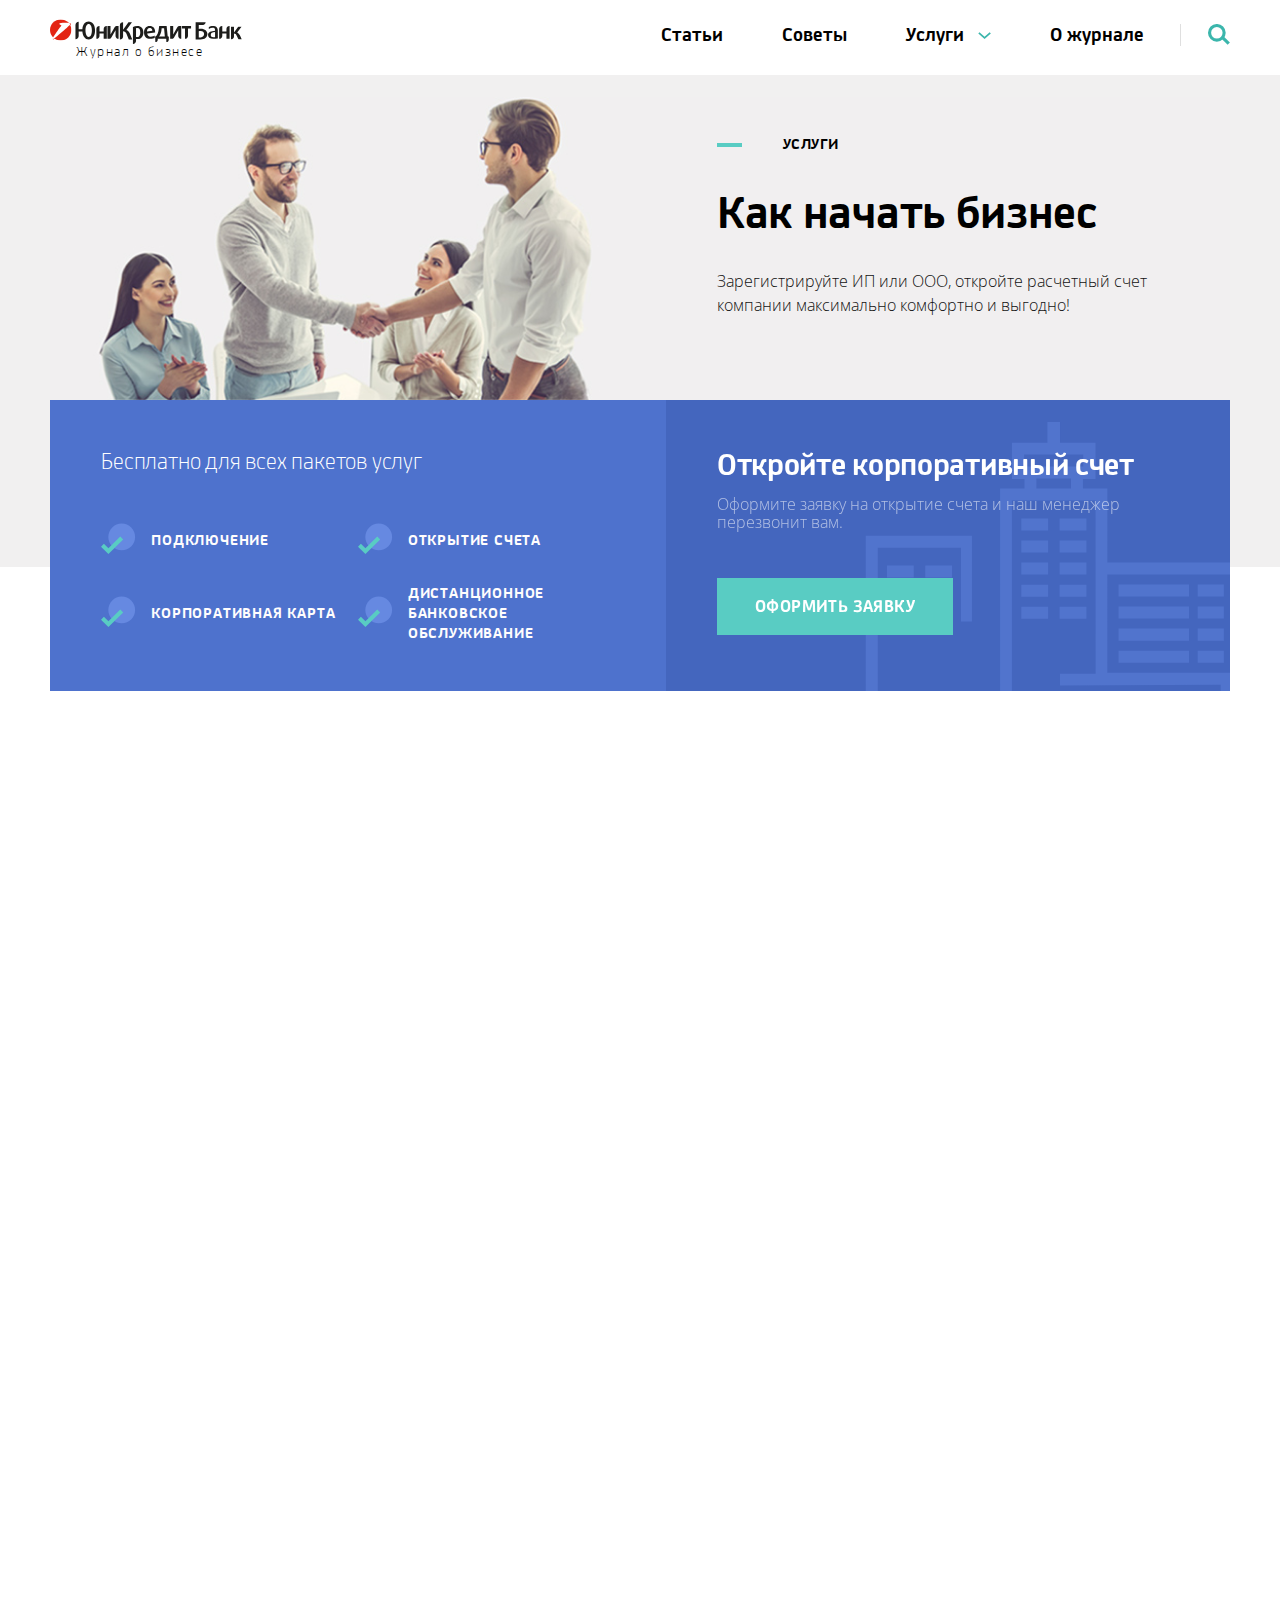
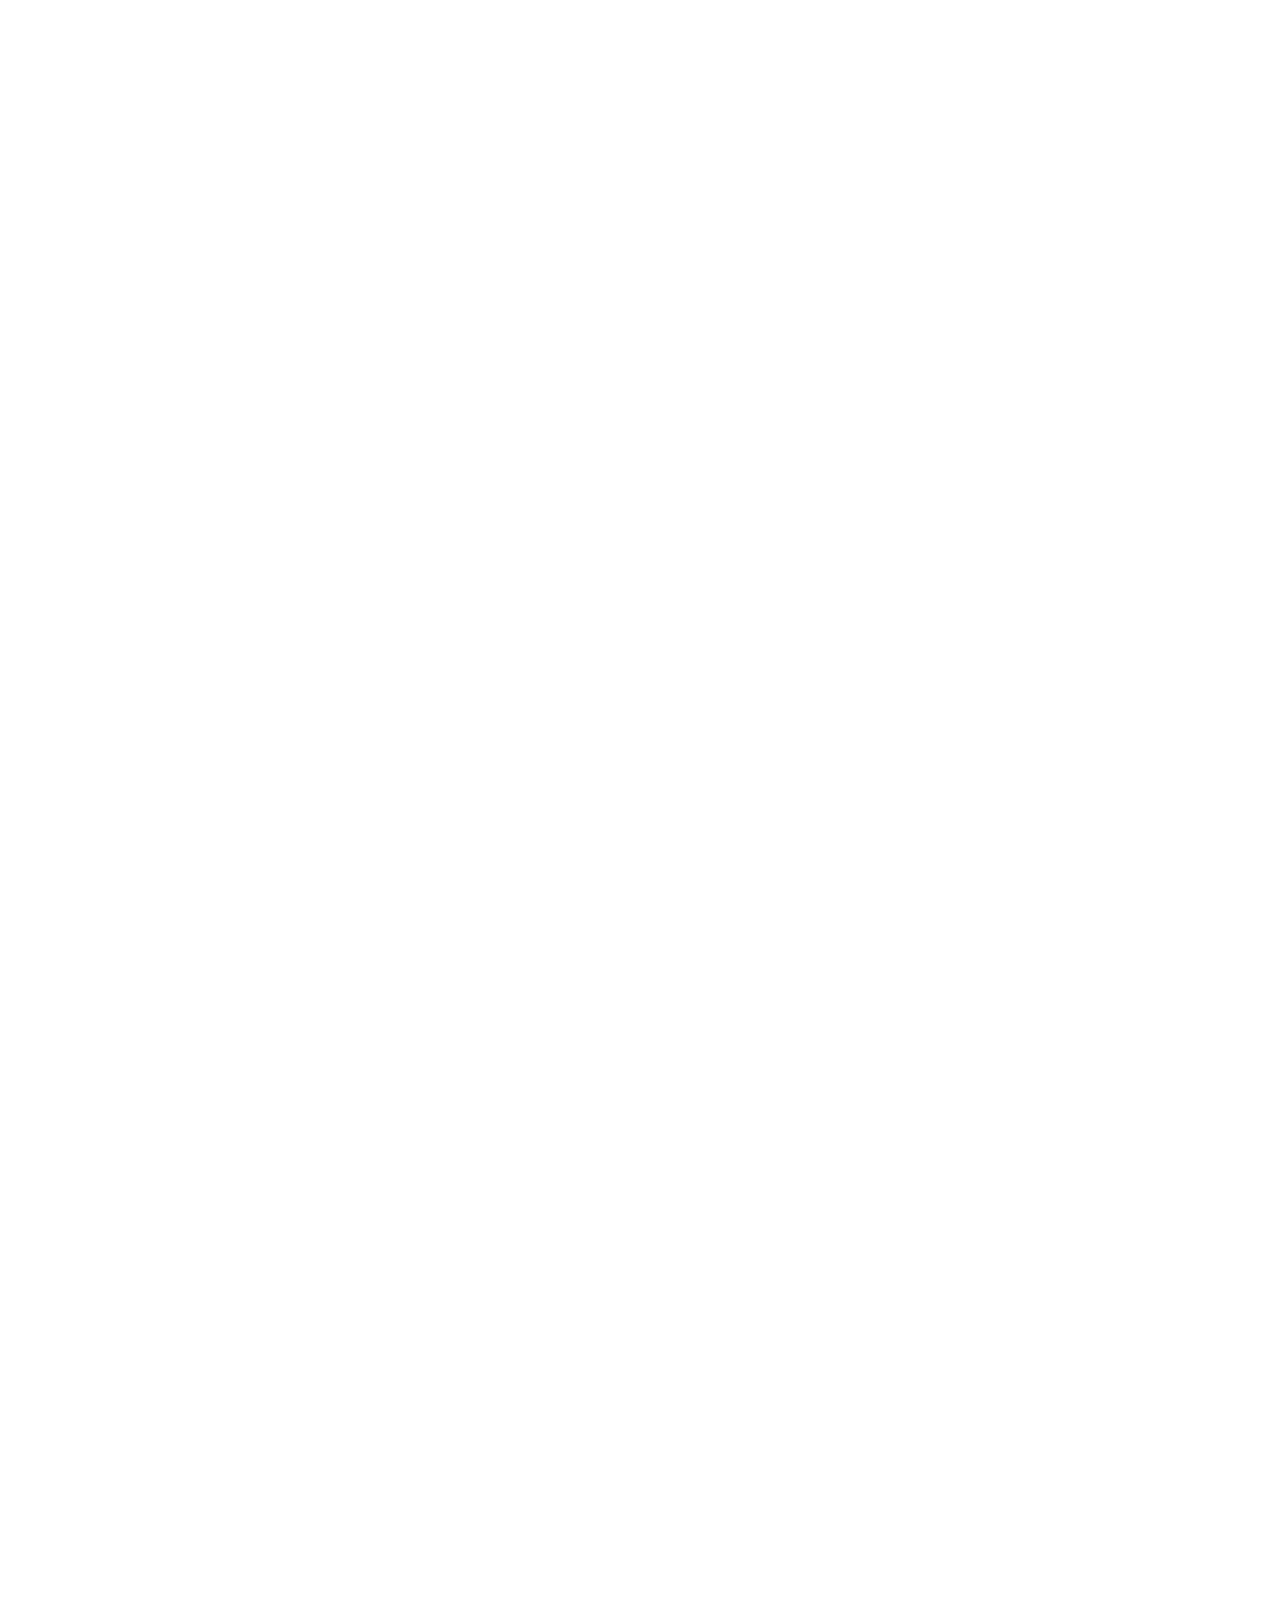
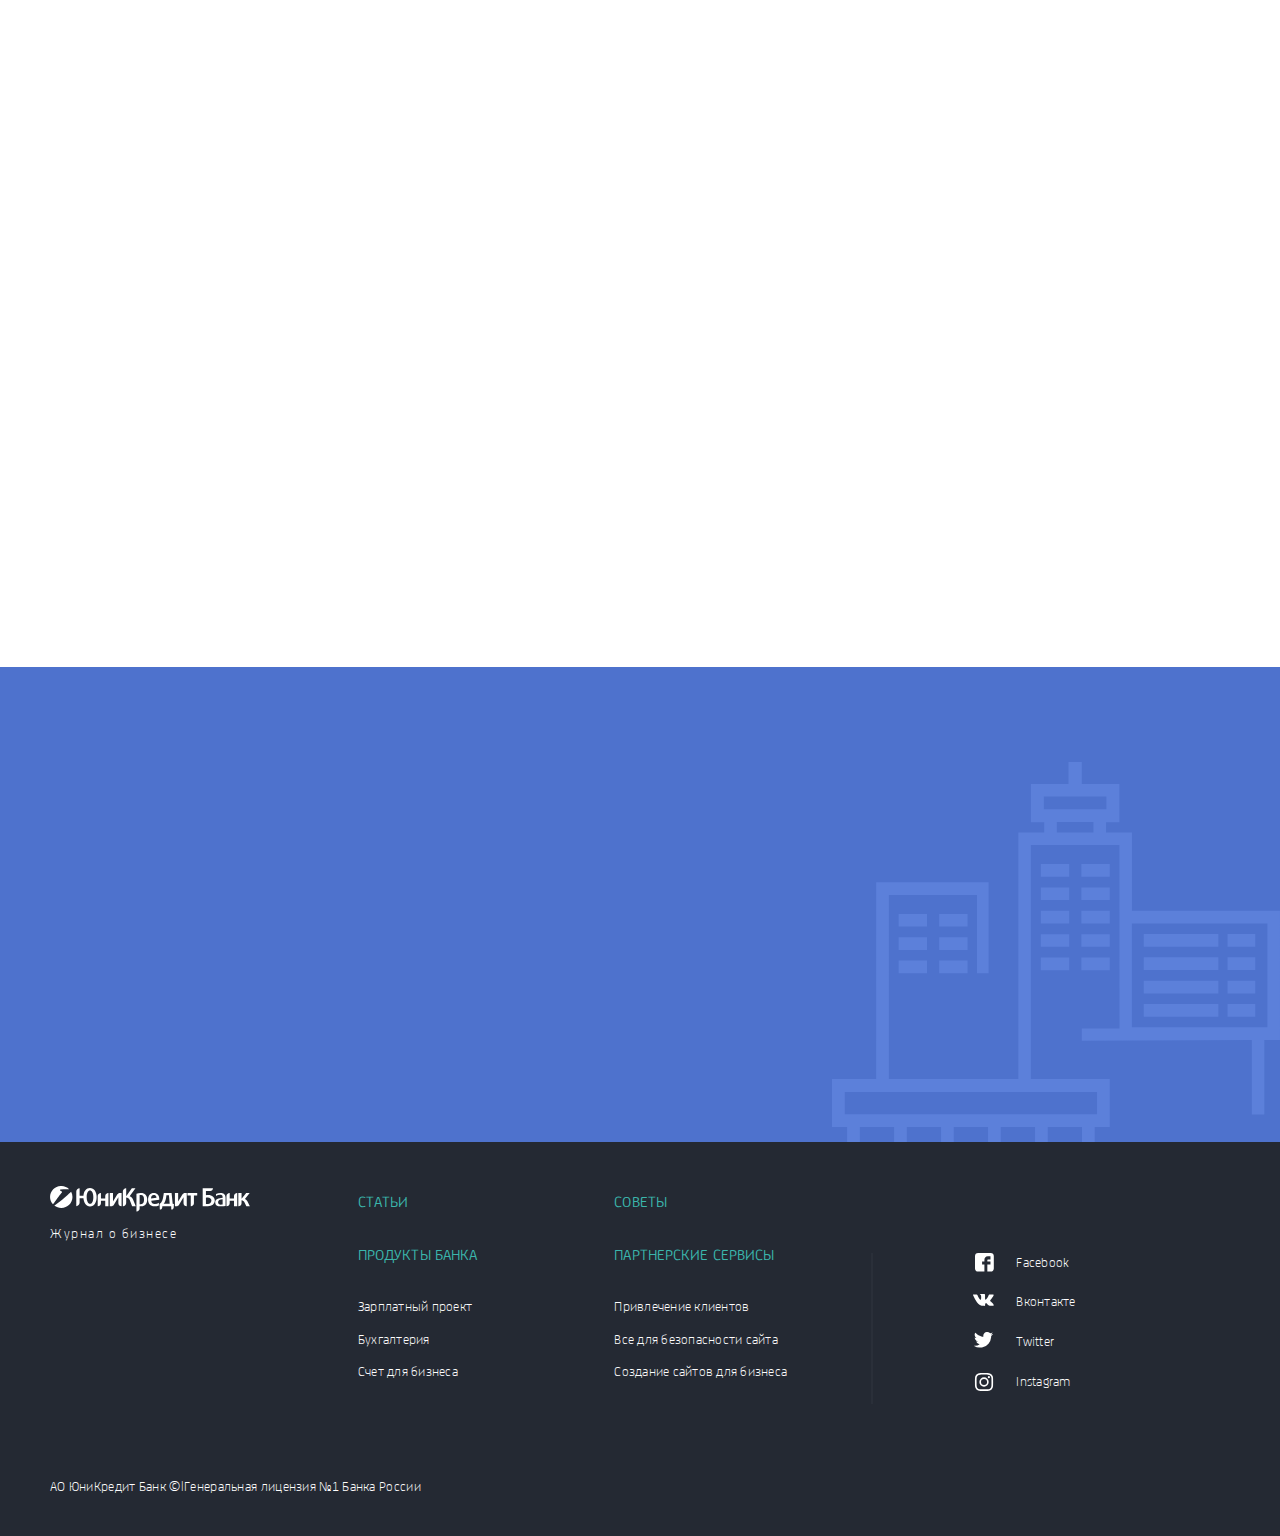
<file: services.html>
<!DOCTYPE HTML>
<html lang="ru">
<head>
    <meta http-equiv="X-UA-Compatible" content="IE=edge">
    <meta charset="utf-8">
    <meta name="viewport" content="width=device-width, initial-scale=1, maximum-scale=1, shrink-to-fit=no">
    <title>ЮниКредит Банк. Журнал о бизнесе</title>
    <meta name="description" content="">
    <meta name="format-detection" content="telephone=no">
    <meta name="format-detection" content="address=no">
    <link rel="stylesheet" href="css/style.css">
    <link rel="apple-touch-icon" href="apple-touch-icon.png">
    <link rel="shortcut icon" href="favicon.ico">
</head>
<body class="no-js">
    <div class="main">
        <header class="header-global">
            <div class="container">
                <div class="row">
                    <div class="col-lg-6 col-19">
                        <div class="logo animationFadeIn">
                            <a href="/">
                                <img src="images/logo.svg" alt="">
                                <span class="logo-title">Журнал о бизнесе</span>
                            </a>
                        </div>
                    </div>
                    <!-- /.col -->
                    <div class="col-lg-17 col-4">
                        <a href="#" class="navigation-toggle animationFadeIn"><span class="navigation-toggle-icon"></span></a>
                        <div class="header-nav animationFadeIn clearfix d-none d-lg-block">
                            <div class="header-search">
                                <a href="#" class="header-search-toggle">
                                    <span class="svg">
                                        <svg width="27" height="26" viewBox="0 0 27 26" xmlns="http://www.w3.org/2000/svg"><g transform="translate(1 1)" stroke="#3bb6ac" class="svg-stroke" stroke-width="3.84" fill="none" fill-rule="evenodd"><circle cx="9.86" cy="9.859" r="8.95"/><path d="M16.97 15.698l7.52 7.518"/></g></svg>
                                    </span>
                                </a>
                                <div class="header-search-panel">
                                    <input type="text" class="header-search-text" placeholder="Что вы ищете?">
                                    <input type="hidden">
                                    <a href="#" class="header-search-button">
                                        <span class="svg">
                                            <svg width="27" height="26" viewBox="0 0 27 26" xmlns="http://www.w3.org/2000/svg"><g transform="translate(1 1)" stroke="#3bb6ac" class="svg-stroke" stroke-width="3.84" fill="none" fill-rule="evenodd"><circle cx="9.86" cy="9.859" r="8.95"/><path d="M16.97 15.698l7.52 7.518"/></g></svg>
                                        </span>
                                    </a>
                                    <a href="#" class="header-search-close"></a>
                                </div>
                            </div>
                            <!-- /.header-search -->
                            <div class="header-menu">
                                <ul class="menu clearfix">
                                    <li><a href="#">Статьи</a></li>
                                    <li><a href="#">Советы</a></li>
                                    <li>
                                        <a href="#">Услуги</a>
                                        <a href="#menu-toggle-services" class="menu-toggle"><span class="svg"><svg width="19" height="11" viewBox="0 0 19 11" xmlns="http://www.w3.org/2000/svg"><path d="M17.92 1.186L9.6 8.698 1.28 1.186" stroke="#3bb6ac" class="svg-stroke" stroke-width="2.56" fill="none" fill-rule="evenodd"/></svg></span></a>
                                    </li>
                                    <li><a href="#">О журнале</a></li>
                                </ul>
                            </div>
                            <!-- /.header-menu -->
                        </div>
                        <!-- /.header-nav -->
                    </div>
                    <!-- /.col -->
                </div>
                <!-- /.row -->
            </div>
            <!-- /.container -->
        </header>
        <div class="header-submenu-panel" data-panel="menu-toggle-services">
            <div class="container">
                <div class="row">
                    <div class="col-23">
                        <ul class="header-submenu">
                            <li><a href="#" class="submenu-business">Как начать бизнес</a></li>
                            <li><a href="#">Валютный контроль</a></li>
                            <li><a href="#">Зарплатный проект</a></li>
                            <li><a href="#">Депозиты</a></li>
                            <li><a href="#">Расчетно-кассовое обслуживание</a></li>
                            <li><a href="#">Конверсионные операции</a></li>
                            <li><a href="#">Кредиты</a></li>
                            <li><a href="#">Партнерские проекты</a></li>
                        </ul>
                        <!-- /.header-submenu -->
                    </div>
                    <!-- /.col -->
                </div>
                <!-- /.row -->
            </div>
            <!-- /.container -->
        </div>
        <!-- /.header-submenu-panel -->
        <div class="navigation">
            <div class="navigation-content">
                <div class="container">
                    <div class="row">
                        <div class="col-23">
                            <div class="navigation-menu-wrapper full-screen">
                                <ul class="navigation-menu">
                                    <li><a href="#">Статьи</a></li>
                                    <li><a href="#">Советы</a></li>
                                    <li>
                                        <a href="#">Услуги</a>
                                        <a href="#" class="navigation-menu-toggle"><span class="svg"><svg width="19" height="11" viewBox="0 0 19 11" xmlns="http://www.w3.org/2000/svg"><path d="M17.92 1.186L9.6 8.698 1.28 1.186" stroke="#3bb6ac" class="svg-stroke" stroke-width="2.56" fill="none" fill-rule="evenodd"/></svg></span></a>
                                        <ul class="navigation-submenu">
                                            <li><a href="#" class="submenu-business">Как начать бизнес</a></li>
                                            <li><a href="#">Валютный контроль</a></li>
                                            <li><a href="#">Зарплатный проект</a></li>
                                            <li><a href="#">Депозиты</a></li>
                                            <li><a href="#">Расчетно-кассовое обслуживание</a></li>
                                            <li><a href="#">Конверсионные операции</a></li>
                                            <li><a href="#">Кредиты</a></li>
                                            <li><a href="#">Партнерские проекты</a></li>
                                        </ul>
                                    </li>
                                    <li><a href="#">О журнале</a></li>
                                </ul>
                            </div>
                            <!-- /.navigation-menu-wrapper -->
                        </div>
                        <!-- /.col -->
                    </div>
                    <!-- /.row -->
                </div>
                <!-- /.container -->
            </div>
            <!-- /.navigation-content -->
            <div class="navigation-footer">
                <div class="container">
                    <div class="row">
                        <div class="col-md-11 col-23">
                            <div class="footer-logo">
                                <a href="/">
                                    <img src="images/logo_white.svg" alt="">
                                    <span class="footer-logo-title">Журнал о бизнесе</span>
                                </a>
                            </div>
                        </div>
                        <!-- /.col -->
                        <div class="col-md-12 col-23">
                            <ul class="footer-social">
                                <li><a href="#">Facebook
                                    <span class="footer-social-ico footer-social-ico1">
                                        <span class="svg">
                                            <svg width="18" height="18" viewBox="0 0 18 18" xmlns="http://www.w3.org/2000/svg"><path d="M17.82 2.94A3.056 3.056 0 0 0 14.851.01H2.972A3.057 3.057 0 0 0 .003 2.94v11.74a3.059 3.059 0 0 0 2.97 2.94h5.939v-6.65H6.734V8.03h2.178V6.89a3.63 3.63 0 0 1 3.34-3.75h2.4v2.93h-2.4a.725.725 0 0 0-.569.79v1.17h2.97v2.94h-2.97v6.65h3.168a3.058 3.058 0 0 0 2.969-2.94V2.94z" fill="#FFF" class="svg-fill" fill-rule="evenodd"/></svg>
                                        </span>
                                    </span>
                                </a></li>
                                <li><a href="#">Вконтакте
                                    <span class="footer-social-ico footer-social-ico2">
                                        <span class="svg">
                                            <svg width="21" height="13" viewBox="0 0 21 13" xmlns="http://www.w3.org/2000/svg"><path d="M17.824 8.54c.712.655 1.39 1.346 2.031 2.07.281.325.525.68.727 1.06a.757.757 0 0 1-.46 1.18H17.1a2.3 2.3 0 0 1-1.924-.79c-.416-.43-.806-.89-1.208-1.34a3.052 3.052 0 0 0-.542-.49.631.631 0 0 0-1 .25 3.224 3.224 0 0 0-.319 1.43.8.8 0 0 1-.961.94 7.658 7.658 0 0 1-4.32-.94 9.594 9.594 0 0 1-2.907-2.76 36.736 36.736 0 0 1-3.827-6.9c-.242-.54-.065-.84.526-.85.987-.02 1.973-.01 2.958 0a.875.875 0 0 1 .819.62 18.53 18.53 0 0 0 2 3.76c.201.322.457.606.757.84a.455.455 0 0 0 .782-.23 2.6 2.6 0 0 0 .173-.79c.09-.919.074-1.845-.048-2.76a1.138 1.138 0 0 0-.97-1.05c-.288-.06-.245-.17-.106-.33.209-.304.558-.482.927-.47h3.412c.45.047.777.45.731.9v3.84c-.019.388.163.758.481.98a.677.677 0 0 0 .682-.34 12.036 12.036 0 0 0 1.921-2.99c.231-.47.43-.96.624-1.45a.725.725 0 0 1 .77-.54h3.284c.098-.003.196.003.292.02a.58.58 0 0 1 .533.89 8.434 8.434 0 0 1-1.306 2.29c-.548.76-1.132 1.5-1.677 2.28a1.047 1.047 0 0 0 .161 1.67h.006z" fill="#FFF" class="svg-fill" fill-rule="evenodd"/></svg>
                                        </span>
                                    </span>
                                </a></li>
                                <li><a href="#">Twitter
                                    <span class="footer-social-ico footer-social-ico3">
                                        <span class="svg">
                                            <svg width="20" height="16" viewBox="0 0 20 16" xmlns="http://www.w3.org/2000/svg"><path d="M.002 13.82a8.007 8.007 0 0 0 5.726-1.6.1.1 0 0 0-.107-.04.364.364 0 0 0-.1-.01 4.1 4.1 0 0 1-.605-.1 3.93 3.93 0 0 1-2.772-2.48c-.013-.04-.021-.08-.033-.12.2.02.386.04.574.05.19.008.38.002.568-.02.19-.019.378-.052.563-.1a.206.206 0 0 0-.124-.05 3.936 3.936 0 0 1-2.405-1.78 3.792 3.792 0 0 1-.562-2.06c.039.01.071.02.1.03.358.19.745.318 1.146.38.1.02.207.03.312.04.05.005.1.005.15 0 .012-.04-.033-.05-.057-.07A3.932 3.932 0 0 1 1.209.87c.016-.03.034-.06.053-.09l.03-.03c.027.035.056.069.088.1a11.164 11.164 0 0 0 6.072 3.72c.502.11 1.01.19 1.522.24.109 0 .218.01.328.02h.081a.842.842 0 0 0-.01-.1 3.9 3.9 0 0 1 1.12-3.61A3.775 3.775 0 0 1 12.601.07a3.9 3.9 0 0 1 3.3.98c.068.06.13.13.191.19a.454.454 0 0 0 .167-.02 7.888 7.888 0 0 0 2.2-.84c.035-.02.07-.03.113-.05a.2.2 0 0 1-.028.14 3.9 3.9 0 0 1-1.483 1.88l-.121.09c.019.04.046.02.066.02a8.521 8.521 0 0 0 1.987-.54.1.1 0 0 1 .106-.02 7.455 7.455 0 0 1-.877 1.08c-.32.33-.67.632-1.045.9v.17c.013.407.002.814-.032 1.22a11.665 11.665 0 0 1-2.65 6.43 10.545 10.545 0 0 1-5.823 3.58c-.502.11-1.01.19-1.521.24a10.5 10.5 0 0 1-1.586.04 11.182 11.182 0 0 1-5.452-1.65.232.232 0 0 1-.111-.09z" fill="#FFF" class="svg-fill" fill-rule="evenodd"/></svg>
                                        </span>
                                    </span>
                                </a></li>
                                <li><a href="#">Instagram
                                    <span class="footer-social-ico footer-social-ico4">
                                        <span class="svg">
                                            <svg width="21" height="19" viewBox="0 0 21 19" xmlns="http://www.w3.org/2000/svg"><path d="M7.354 9.45a3.18 3.18 0 1 1 3.18 3.14 3.156 3.156 0 0 1-3.18-3.14m-1.719 0a4.9 4.9 0 1 0 4.9-4.84 4.872 4.872 0 0 0-4.9 4.84m8.846-5.03a1.145 1.145 0 1 0 2.29.01 1.145 1.145 0 0 0-2.29-.01m-7.8 12.7a5.3 5.3 0 0 1-1.772-.32 2.969 2.969 0 0 1-1.1-.71 2.888 2.888 0 0 1-.713-1.08 5.143 5.143 0 0 1-.329-1.75c-.046-.99-.055-1.29-.055-3.81s.01-2.82.055-3.81c.007-.598.118-1.19.329-1.75a3.1 3.1 0 0 1 1.81-1.79 5.494 5.494 0 0 1 1.772-.33c1.006-.04 1.308-.05 3.855-.05 2.547 0 2.848.01 3.855.05a5.486 5.486 0 0 1 1.771.33c.833.31 1.492.961 1.811 1.79.21.56.322 1.152.329 1.75.046.99.055 1.29.055 3.81s-.009 2.81-.055 3.81a5.143 5.143 0 0 1-.329 1.75 2.912 2.912 0 0 1-.713 1.08 2.957 2.957 0 0 1-1.1.71 5.288 5.288 0 0 1-1.771.32c-1.006.05-1.308.06-3.855.06-2.547 0-2.849-.01-3.855-.06M6.597.08a6.745 6.745 0 0 0-2.315.44 4.812 4.812 0 0 0-2.791 2.75 6.919 6.919 0 0 0-.443 2.29C1.001 6.57.991 6.89.991 9.45s.01 2.88.057 3.89c.017.783.167 1.557.443 2.29a4.75 4.75 0 0 0 1.1 1.67 4.7 4.7 0 0 0 1.69 1.08 7 7 0 0 0 2.315.44c1.018.05 1.343.06 3.934.06s2.915-.01 3.933-.06a6.992 6.992 0 0 0 2.315-.44 4.7 4.7 0 0 0 1.69-1.08 4.777 4.777 0 0 0 1.1-1.67 6.893 6.893 0 0 0 .443-2.29c.046-1.01.057-1.33.057-3.89s-.011-2.88-.057-3.89a6.919 6.919 0 0 0-.443-2.29 4.814 4.814 0 0 0-2.79-2.75 6.756 6.756 0 0 0-2.316-.44C13.445.03 13.12.02 10.529.02c-2.591 0-2.916.01-3.934.06" fill="#FFF" class="svg-fill" fill-rule="evenodd"/></svg>
                                        </span>
                                    </span>
                                </a></li>
                            </ul>
                        </div>
                        <!-- /.col -->
                    </div>
                    <!-- /.row -->
                    <div class="row">
                        <div class="col-23">
                            <div class="navigation-footer-search clearfix">
                                <input type="text" class="navigation-footer-search-text" placeholder="Что вы ищете?">
                                <input type="hidden">
                                <a href="#" class="navigation-footer-search-button">
                                    <span class="svg">
                                        <svg width="27" height="26" viewBox="0 0 27 26" xmlns="http://www.w3.org/2000/svg"><g transform="translate(1 1)" stroke="#3bb6ac" class="svg-stroke" stroke-width="3.84" fill="none" fill-rule="evenodd"><circle cx="9.86" cy="9.859" r="8.95"/><path d="M16.97 15.698l7.52 7.518"/></g></svg>
                                    </span>
                                </a>
                            </div>
                            <!-- /.navigation-footer-search -->
                        </div>
                        <!-- /.col -->
                    </div>
                    <!-- /.row -->
                </div>
                <!-- /.container -->
            </div>
            <!-- /.navigation-footer -->
        </div>
        <!-- /.navigation -->
        <div class="spanning">
            <div class="services-hero animationFadeInUp">
                <div class="container">
                    <div class="services-hero-wrapper" style="background-image: url('upload/services-hero.jpg');">
                        <div class="row">
                            <div class="col-lg-9 offset-lg-13 col-md-10 offset-md-13 col-23">
                                <div class="services-hero-content">
                                    <h5>Услуги</h5>
                                    <h1>Как начать бизнес</h1>
                                    <p>Зарегистрируйте ИП или ООО, откройте расчетный счет компании максимально комфортно и выгодно!</p>
                                </div>
                                <!-- /.services-hero-content -->
                            </div>
                            <!-- /.col -->
                        </div>
                        <!-- /.row -->
                    </div>
                    <!-- /.services-hero-wrapper -->
                </div>
                <!-- /.container -->
            </div>
            <!-- /.services-hero -->
            <div class="container">
                <div class="services-features animationFadeInUp">
                    <div class="row">
                        <div class="col-lg-12 col-23" style="background-color: #4e72cd;">
                            <div class="services-features-free">
                                <div class="services-features-free-title">Бесплатно для всех пакетов услуг</div>
                                <ul class="services-features-free-list">
                                    <li><span>Подключение</span></li>
                                    <li><span>Открытие счета</span></li>
                                    <li><span>Корпоративная карта</span></li>
                                    <li><span>Дистанционное банковское обслуживание</span></li>
                                </ul>
                            </div>
                            <!-- /.services-features-free -->
                        </div>
                        <!-- /.col -->
                        <div class="col-lg-11 col-23" style="background-color: #4466be; overflow: hidden;">
                            <div class="services-features-cta">
                                <h4>Откройте корпоративный счет</h4>
                                <p>Оформите заявку на открытие счета и наш менеджер перезвонит вам.</p>
                                <a href="#services-order" class="button scroll-link">Оформить заявку</a>
                            </div>
                            <!-- /.services-features-cta -->
                            <div class="services-features-cta-bg">
                                <span class="svg">
                                    <svg width="572" height="674" viewBox="0 0 572 674" xmlns="http://www.w3.org/2000/svg"><path d="M266.598 249.568v16.247l36.264-.002v-16.245h-36.264zm0-29.786v16.247h36.264v-16.247h-36.264zm.003-13.652h36.264v-16.247h-36.264v16.247zm36.264-29.786V160.1h-36.264v16.247l36.264-.003zm0-29.785v-16.247h-36.264v16.247h36.264zm51.763 119.254v-16.245H318.36v16.247l36.268-.002zm43.408-46.146v16.247h95.279v-16.245l-95.279-.002zm0 29.786V265.7h95.279v-16.245l-95.279-.002zm0 29.786v16.247h95.279v-16.245l-95.279-.002zm0 29.786v16.247h95.279v-16.245l-95.279-.002zm106.962-89.358v16.247h35.418v-16.245l-35.418-.002zm0 29.786V265.7h35.418v-16.245l-35.418-.002zm0 29.786v16.247h35.418v-16.245l-35.418-.002zm0 29.786v16.247h35.418v-16.245l-35.418-.002zm-150.37-72.996v-16.247H318.36v16.247h36.268zm-36.265-46.146v16.247h36.265v-16.247h-36.265zm0-29.786v16.247h36.265V160.1l-36.265-.003zm0-29.785v16.247h36.265v-16.247h-36.265zM70.043 637.185h41.443v-16.247H70.043v16.247zm166.225-16.247v16.247h39.866v-16.247h-39.866zm-124.782 50.77v-16.247H70.043v16.247h41.443zm124.782-16.247v16.247h39.866v-16.247h-39.866zm1.65-250.652h16.004V106H366.95l.112 234.294h-48.124V356l217.053-1v95h16.004v-95H572V190H382.954V90h-33.008V77h17.004V28h-48.012V0h-17.004v28h-48.012v49h17.004v13h-33.008v314.809zm144.95-198.679H555.9v132.683H382.868V206.13zM333.782 90.024h-46.75V76.485h46.75v13.539zm-63.316-29.786V43.991h79.875v16.247h-79.875zM85.062 269.74h36.268v-16.247H85.062v16.247zm36.268-29.785v-16.247H85.062v16.247h36.268zm0-29.786v-16.247H85.062v16.247h36.268zm15.493 43.324v16.247h36.265v-16.247h-36.265zm0-29.785v16.247h36.265v-16.247h-36.265zm0-29.786v16.247h36.265v-16.247h-36.265zm63.135 75.818V153.645H56.378l.029 251.164h16.239V169.881h112.443v99.859h14.869zM19.285 674h16.239v-87.84h283.654V674h16.24V466.146h19.21v-61.337H0v61.337h19.285V674zm16.239-104.086v-43.76h43.74v43.76h-43.74zm0-60.007v-43.76h43.74v43.76h-43.74zm103.717 60.007H95.502v-43.76h43.74v43.76zm0-60.007H95.502v-43.76h43.74v43.76zm59.979 60.007h-43.74v-43.76h43.74v43.76zm0-60.007h-43.74v-43.76h43.74v43.76zm59.978 60.007h-43.74v-43.76h43.74v43.76zm0-60.007h-43.74v-43.76h43.74v43.76zm59.98 60.006h-43.74v-43.76h43.74v43.76zm0-60.007h-43.74v-43.76h43.74v43.76zM16.313 449.9v-28.433h322.079V449.9H16.313z" fill="#5174cd" fill-rule="evenodd"/></svg>
                                </span>
                            </div>
                        </div>
                        <!-- /.col -->
                    </div>
                    <!-- /.row -->
                </div>
                <!-- /.services-features -->
                <div class="services-registration">
                    <div class="row animationFadeInUp">
                        <div class="col-lg-11 offset-lg-1 col-23">
                            <div class="services-registration-caption">
                                <h2>Регистрация ООО и ИП</h2>
                                <p>Зарегистрируйте ООО или ИП с помощью бесплатного сервиса для подготовки документов</p>
                                <a class="services-registration-caption-link" href="https://delo.unicredit.ru/" target="_blank">delo.unicredit.ru</a>
                            </div>
                        </div>
                        <!-- /.col -->
                    </div>
                    <!-- /.row -->
                    <div class="row">
                        <div class="col-lg-14 offset-lg-1 col-md-11 col-23">
                            <ul class="services-registration-steps animationFadeInUp">
                                <li>
                                    <span class="services-registration-step">
                                        <span class="services-registration-step-number">
                                            <span class="services-registration-step-img"><span><img src="upload/icon-number1.svg" alt=""></span></span>
                                        </span>
                                        <span class="services-registration-step-title">Создайте пакет документов для ИП и ООО за несколько минут</span>
                                    </span>
                                </li>
                                <li>
                                    <span class="services-registration-step">
                                        <span class="services-registration-step-number">
                                            <span class="services-registration-step-img"><span><img src="upload/icon-number2.svg" alt=""></span></span>
                                        </span>
                                        <span class="services-registration-step-title">Подготовьте документы в соответствии с требованиями законодательства РФ</span>
                                    </span>
                                </li>
                                <li>
                                    <span class="services-registration-step">
                                        <span class="services-registration-step-number">
                                            <span class="services-registration-step-img"><span><img src="upload/icon-number3.svg" alt=""></span></span>
                                        </span>
                                        <span class="services-registration-step-title">На последнем шаге распечатайте комплект документов, чтобы отвезти их лично в ФНС</span>
                                    </span>
                                </li>
                                <li>
                                    <span class="services-registration-step">
                                        <span class="services-registration-step-number">
                                            <span class="services-registration-step-img"><span><img src="upload/icon-number4.svg" alt=""></span></span>
                                        </span>
                                        <span class="services-registration-step-title">Зарегистриуйтесь в ФНС, чтобы оперативно открыть расчетный счет с пакетом услуг <strong>«Стартовый Онлайн»</strong> или <strong>«Оптимальный»</strong></span>
                                    </span>
                                </li>
                            </ul>
                        </div>
                        <!-- /.col -->
                        <div class="col-lg-7 offset-lg-0 col-md-11 offset-md-1 d-none d-md-block">
                            <div class="services-registration-img animationFadeInUp delay02"><img src="upload/services-registration.jpg" alt=""></div>
                        </div>
                        <!-- /.col -->
                    </div>
                    <!-- /.row -->
                </div>
                <!-- /.services-registration -->
                <div class="services-packages">
                    <div class="row animationFadeInUp">
                        <div class="col-lg-21 offset-lg-1 col-23">
                            <h2>Пакеты финансовых услуг</h2>
                        </div>
                        <!-- /.col -->
                    </div>
                    <!-- /.row -->
                    <div class="row">
                        <div class="col-23">
                            <div class="services-package-basic animationFadeInUp">
                                <div class="row">
                                    <div class="col-lg-21 offset-lg-1 col-23">
                                        <div class="services-package-basic-caption">
                                            <div class="services-package-basic-caption-text">Базовый пакет</div>
                                            <div class="services-package-basic-caption-note">
                                                <span><img src="upload/icon-info.svg" alt=""></span>&mdash;&nbsp; Включен в остальные пакеты
                                            </div>
                                        </div>
                                    </div>
                                    <!-- /.col -->
                                </div>
                                <!-- /.row -->
                                <div class="row">
                                    <div class="col-lg-7 offset-lg-1 col-md-11 col-23">
                                        <div class="services-package-basic-title">
                                            <a href="#" class="services-package-basic-title-link">
                                                <span class="services-package-basic-title-img">
                                                    <span class="services-package-basic-title-ico" style="background-image: url('upload/icon-package-new1-gray.svg');"></span>
                                                </span>
                                                <span class="services-package-basic-title-content">
                                                    <span class="services-package-basic-title-info">Комфорт&nbsp;<span class="arrow arrow-bold arrow-green"><span class="arrow-line"></span><span class="arrow-top"></span><span class="arrow-bottom"></span></span></span>
                                                    <span class="services-package-basic-title-text">Для небольших компаний</span>
                                                </span>
                                            </a>
                                            <div class="services-package-basic-more d-none d-md-block d-lg-none"><a href="#" class="button">Узнать больше</a></div>
                                        </div>
                                    </div>
                                    <!-- /.col -->
                                    <div class="col-lg-14 col-md-11 offset-md-1 col-23">
                                        <ul class="services-package-basic-advantages">
                                            <li>Корпоративная карта Visa Business / MasterCard&reg; Business Card</li>
                                            <li>Система дистанционного банковского обслуживания Busines.Online</li>
                                        </ul>
                                        <div class="services-package-basic-more d-md-none"><a href="#" class="button">Узнать больше</a></div>
                                    </div>
                                    <!-- /.col -->
                                </div>
                                <!-- /.row -->
                            </div>
                            <!-- /.services-package-basic -->
                        </div>
                        <!-- /.col -->
                    </div>
                    <!-- /.row -->
                    <div class="row">
                        <div class="col-23 animationFadeIn delay02">
                            <div class="services-packages-list-wrapper">
                                <div class="services-packages-list" style="height: 990px;">
                                    <ul class="slidee">
                                        <li>
                                            <div class="services-package">
                                                <div class="services-package-caption">
                                                    <div class="services-package-img"><a href="#" style="background-image: url('upload/icon-package-new2.svg');"></a></div>
                                                    <div class="services-package-title">
                                                        <a href="#" class="services-package-title-link">Бизнес</a>
                                                        <a href="#" class="services-package-toggle d-md-none"></a>
                                                        <div class="services-package-title-info">Самые необходимые услуги для небольших компаний</div>
                                                    </div>
                                                    <div class="services-package-include d-none d-md-block">
                                                        <div class="services-package-include-img"><span style="background-image: url('upload/icon-package-new1.svg');"></span></div>
                                                        <div class="services-package-include-title">Все опции пакета<br>«Комфорт»</div>
                                                    </div>
                                                </div>
                                                <!-- /.services-package-caption -->
                                                <div class="services-package-options">
                                                    <ul class="services-package-options-list">
                                                        <li class="d-md-none"><strong>Все опции пакета «Комфорт»</strong></li>
                                                        <li>Персональный менеджер в Банке</li>
                                                        <li>Открытие и ведение расчетного счета в рублях и до двух расчетных счетов в иностранной валюте</li>
                                                        <li>Справки об операциях и оборотах в Банке</li>
                                                    </ul>
                                                    <div class="services-package-more"><a href="#" class="button">Узнать больше</a></div>
                                                </div>
                                                <!-- /.services-package-options -->
                                            </div>
                                            <!-- /.services-package -->
                                        </li>
                                        <li>
                                            <div class="services-package">
                                                <div class="services-package-caption">
                                                    <div class="services-package-img"><a href="#" style="background-image: url('upload/icon-package-new3.svg');"></a></div>
                                                    <div class="services-package-title">
                                                        <a href="#" class="services-package-title-link">Бизнес Прайм</a>
                                                        <a href="#" class="services-package-toggle d-md-none"></a>
                                                        <div class="services-package-title-info">Самые необходимые услуги для небольших компаний</div>
                                                    </div>
                                                    <div class="services-package-include d-none d-md-block">
                                                        <div class="services-package-include-img"><span style="background-image: url('upload/icon-package-new1.svg');"></span></div>
                                                        <div class="services-package-include-title">Все опции пакета<br>«Комфорт»</div>
                                                    </div>
                                                </div>
                                                <!-- /.services-package-caption -->
                                                <div class="services-package-options">
                                                    <ul class="services-package-options-list">
                                                        <li class="d-md-none"><strong>Все опции пакета «Комфорт»</strong></li>
                                                        <li>Персональный менеджер в Банке</li>
                                                        <li>Открытие и ведение расчетного счета в рублях и до двух расчетных счетов в иностранной валюте</li>
                                                        <li>Справки об операциях и оборотах в Банке</li>
                                                    </ul>
                                                    <div class="services-package-more"><a href="#" class="button">Узнать больше</a></div>
                                                </div>
                                                <!-- /.services-package-options -->
                                            </div>
                                            <!-- /.services-package -->
                                        </li>
                                        <li>
                                            <div class="services-package">
                                                <div class="services-package-caption">
                                                    <div class="services-package-img"><a href="#" style="background-image: url('upload/icon-package-new4.svg');"></a></div>
                                                    <div class="services-package-title">
                                                        <a href="#" class="services-package-title-link">Розничный</a>
                                                        <a href="#" class="services-package-toggle d-md-none"></a>
                                                        <div class="services-package-title-info">Для компаний, занятых в сфере розничной торговли и услуг</div>
                                                    </div>
                                                    <div class="services-package-include d-none d-md-block">
                                                        <div class="services-package-include-img"><span style="background-image: url('upload/icon-package-new2.svg');"></span></div>
                                                        <div class="services-package-include-title">Все опции пакета<br>«Бизнес»</div>
                                                    </div>
                                                </div>
                                                <!-- /.services-package-caption -->
                                                <div class="services-package-options">
                                                    <ul class="services-package-options-list">
                                                        <li class="d-md-none"><strong>Все опции пакета «Бизнес»</strong></li>
                                                        <li>Перевод без открытия счета в рублях через терминалы самообслуживания</li>
                                                        <li>Торговый эквайринг<span>два pos-терминала предоставляются бесплатно</span></li>
                                                    </ul>
                                                    <div class="services-package-more"><a href="#" class="button">Узнать больше</a></div>
                                                </div>
                                                <!-- /.services-package-options -->
                                            </div>
                                            <!-- /.services-package -->
                                        </li>
                                        <li>
                                            <div class="services-package">
                                                <div class="services-package-caption">
                                                    <div class="services-package-img"><a href="#" style="background-image: url('upload/icon-package-new5.svg');"></a></div>
                                                    <div class="services-package-title">
                                                        <a href="#" class="services-package-title-link">Максимум</a>
                                                        <a href="#" class="services-package-toggle d-md-none"></a>
                                                        <div class="services-package-title-info">Премиальный пакет услуг для успешных компаний</div>
                                                    </div>
                                                    <div class="services-package-include d-none d-md-block">
                                                        <div class="services-package-include-img"><span style="background-image: url('upload/icon-package-new2.svg');"></span></div>
                                                        <div class="services-package-include-title">Все опции пакета<br>«Бизнес»</div>
                                                    </div>
                                                </div>
                                                <!-- /.services-package-caption -->
                                                <div class="services-package-options">
                                                    <ul class="services-package-options-list">
                                                        <li class="d-md-none"><strong>Все опции пакета «Бизнес»</strong></li>
                                                        <li>Электронные переводы в иностранной валюте</li>
                                                        <li>Продленный операционный день</li>
                                                        <li>Пакет премиальных услуг PRIME для руководителя</li>
                                                        <li>Отмена комиссии за управление кредитом</li>
                                                    </ul>
                                                    <div class="services-package-more"><a href="#" class="button">Узнать больше</a></div>
                                                </div>
                                                <!-- /.services-package-options -->
                                            </div>
                                            <!-- /.services-package -->
                                        </li>
                                        <li>
                                            <div class="services-package">
                                                <div class="services-package-caption">
                                                    <div class="services-package-img"><a href="#" style="background-image: url('upload/icon-package-new6.svg');"></a></div>
                                                    <div class="services-package-title">
                                                        <a href="#" class="services-package-title-link">Безграничный</a>
                                                        <a href="#" class="services-package-toggle d-md-none"></a>
                                                        <div class="services-package-title-info">Самый широкий спектр услуг для вашего бизнеса</div>
                                                    </div>
                                                    <div class="services-package-include d-none d-md-block">
                                                        <div class="services-package-include-img"><span style="background-image: url('upload/icon-package-new5.svg');"></span></div>
                                                        <div class="services-package-include-title">Все опции пакета<br>«Максимум»</div>
                                                    </div>
                                                </div>
                                                <!-- /.services-package-caption -->
                                                <div class="services-package-options">
                                                    <ul class="services-package-options-list">
                                                        <li class="d-md-none"><strong>Все опции пакета «Максимум»</strong></li>
                                                        <li>Специальный курс по конверсионным операциям</li>
                                                        <li>Услуги по валютному контролю без ограничений</li>
                                                        <li>Получение наличных по корпоративным картам в банкоматах ЮниКредит Банка и банков группы UniCredit</li>
                                                    </ul>
                                                    <div class="services-package-more"><a href="#" class="button">Узнать больше</a></div>
                                                </div>
                                                <!-- /.services-package-options -->
                                            </div>
                                            <!-- /.services-package -->
                                        </li>
                                    </ul>
                                </div>
                                <!-- /.services-packages-list -->
                                <a href="#" class="prev-arrow"></a>
                                <a href="#" class="next-arrow"></a>
                                <div class="scrollbar-wrapper">
                                    <div class="scrollbar">
                                        <div class="handle"></div>
                                    </div>
                                </div>
                                <!-- /.scrollbar-wrapper -->
                            </div>
                            <!-- /.services-packages-list-wrapper -->
                        </div>
                        <!-- /.col -->
                    </div>
                    <!-- /.row -->
                    <div class="row">
                        <div class="col-23">
                            <div class="services-packages-compare animationFadeInUp delay03">
                                <a href="#compare" data-toggle="modal" class="services-packages-compare-link">
                                    <span class="services-packages-compare-ico">
                                        <span class="svg">
                                            <svg width="29" height="18" viewBox="0 0 29 18" xmlns="http://www.w3.org/2000/svg"><g fill="none" fill-rule="evenodd"><path d="M20 0a9 9 0 1 1 0 18 9 9 0 0 1 0-18z" fill="#DADADA"/><path d="M9 3a6 6 0 1 1 0 12A6 6 0 0 1 9 3zm0-3a9 9 0 1 0 0 18A9 9 0 0 0 9 0z" fill="#24ada2" class="svg-fill" fill-rule="nonzero"/></g></svg>
                                        </span>
                                    </span>
                                    Сравнить пакеты
                                </a>
                            </div>
                        </div>
                        <!-- /.col -->
                    </div>
                    <!-- /.row -->
                </div>
                <!-- /.services-packages -->
            </div>
            <!-- /.container -->
            <div class="services-partners animationFadeIn">
                <div class="container">
                    <div class="row">
                        <div class="col-23">
                            <div class="services-partners-title">
                                <h4>Партнерские проекты</h4>
                            </div>
                            <div class="services-partners-slider-wrapper">
                                <div class="home-advices-slider services-partners-slider">
                                    <ul class="slidee">
                                        <li>
                                            <a href="#" class="services-partners-item">
                                                <span class="services-partners-item-img"><img src="upload/partner-1.jpg" alt=""></span>
                                                <span class="services-partners-item-title">HeadHunter&nbsp;<span class="arrow arrow-bold arrow-green"><span class="arrow-line"></span><span class="arrow-top"></span><span class="arrow-bottom"></span></span></span>
                                                <span class="services-partners-item-offer">3 месяца</span>
                                                <span class="services-partners-item-offer-note">бесплатной подписки</span>
                                            </a>
                                        </li>
                                        <li>
                                            <a href="#" class="services-partners-item">
                                                <span class="services-partners-item-img"><img src="upload/partner-2.jpg" alt=""></span>
                                                <span class="services-partners-item-title">Яндекс.<wbr>директ&nbsp;<span class="arrow arrow-bold arrow-green"><span class="arrow-line"></span><span class="arrow-top"></span><span class="arrow-bottom"></span></span></span>
                                                <span class="services-partners-item-offer">5 000 руб.</span>
                                                <span class="services-partners-item-offer-note">в подарок</span>
                                            </a>
                                        </li>
                                        <li>
                                            <span class="services-partners-item">
                                                <span class="services-partners-item-img"><img src="upload/icon-soon-partners.svg" alt=""></span>
                                                <span class="services-partners-item-title">СКОРО!</span>
                                            </span>
                                        </li>
                                        <li>
                                            <span class="services-partners-item">
                                                <span class="services-partners-item-img"><img src="upload/icon-soon-partners.svg" alt=""></span>
                                                <span class="services-partners-item-title">СКОРО!</span>
                                            </span>
                                        </li>
                                        <li>
                                            <span class="services-partners-item">
                                                <span class="services-partners-item-img"><img src="upload/icon-soon-partners.svg" alt=""></span>
                                                <span class="services-partners-item-title">СКОРО!</span>
                                            </span>
                                        </li>
                                    </ul>
                                </div>
                                <!-- /.services-partners-slider -->
                                <div class="scrollbar">
                                    <div class="handle"></div>
                                </div>
                            </div>
                            <!-- /.services-partners-slider-wrapper -->
                        </div>
                        <!-- /.col -->
                    </div>
                    <!-- /.row -->
                </div>
                <!-- /.container -->
            </div>
            <!-- /.services-partners -->
            <div class="services-account">
                <div class="container">
                    <div class="row">
                        <div class="col-23 animationFadeInUp">
                            <h3>Как открыть счет в Банке?</h3>
                        </div>
                        <!-- /.col -->
                    </div>
                    <!-- /.row -->
                    <div class="row">
                        <div class="col-lg-23 col-md-11 col-23 animationFadeInUp">
                            <div class="services-account-steps">
                                <div class="services-account-step">
                                    <div class="services-account-step-content">
                                        <div class="services-account-step-number">
                                            <div class="services-account-step-img"><span><img src="upload/icon-number1.svg" alt=""></span></div>
                                        </div>
                                        <div class="services-account-step-title">Заполнить заявку на открытие корпоративного счета</div>
                                    </div>
                                </div>
                                <!-- /.services-account-step -->
                                <div class="services-account-step">
                                    <div class="services-account-step-content">
                                        <div class="services-account-step-number">
                                            <div class="services-account-step-img"><span><img src="upload/icon-number2.svg" alt=""></span></div>
                                        </div>
                                        <div class="services-account-step-title">Подготовить необходимые документы для открытия счета</div>
                                    </div>
                                </div>
                                <!-- /.services-account-step -->
                                <div class="services-account-step">
                                    <div class="services-account-step-content">
                                        <div class="services-account-step-number">
                                            <div class="services-account-step-img"><span><img src="upload/icon-number3.svg" alt=""></span></div>
                                        </div>
                                        <div class="services-account-step-title">Передать документы в Банк</div>
                                    </div>
                                </div>
                                <!-- /.services-account-step -->
                            </div>
                            <!-- /.services-account-steps -->
                        </div>
                        <!-- /.col -->
                        <div class="col-lg-23 offset-lg-0 col-md-11 offset-md-1 col-23 animationFadeInUp delay02">
                            <div class="services-account-documents">
                                <div class="services-account-documents-title">
                                    <h4>Список документов</h4>
                                </div>
                                <div class="services-account-documents-list-wrapper">
                                    <ul class="services-account-documents-list">
                                        <li><a href="#"><strong>Документы на открытие счета для ИП</strong>&nbsp;<span class="services-account-download"><span class="svg"><svg width="17" height="22" viewBox="0 0 17 22" xmlns="http://www.w3.org/2000/svg"><g fill="#24ada2" class="svg-fill" fill-rule="nonzero"><path d="M1.02 18.5h15v3h-15zM17.05 10.01l-2.06-2.18-5.3 5V0h-3v12.2L2.06 7.83 0 10.01l8.52 8.05z"/></g></svg></span></span></a></li>
                                        <li><a href="#"><strong>Документы на открытие счета для нотариуса</strong>&nbsp;<span class="services-account-download"><span class="svg"><svg width="17" height="22" viewBox="0 0 17 22" xmlns="http://www.w3.org/2000/svg"><g fill="#24ada2" class="svg-fill" fill-rule="nonzero"><path d="M1.02 18.5h15v3h-15zM17.05 10.01l-2.06-2.18-5.3 5V0h-3v12.2L2.06 7.83 0 10.01l8.52 8.05z"/></g></svg></span></span></a></li>
                                        <li><a href="#"><strong>Документы на открытие счета для капитального ремонта</strong>&nbsp;<span class="services-account-download"><span class="svg"><svg width="17" height="22" viewBox="0 0 17 22" xmlns="http://www.w3.org/2000/svg"><g fill="#24ada2" class="svg-fill" fill-rule="nonzero"><path d="M1.02 18.5h15v3h-15zM17.05 10.01l-2.06-2.18-5.3 5V0h-3v12.2L2.06 7.83 0 10.01l8.52 8.05z"/></g></svg></span></span></a></li>
                                    </ul>
                                </div>
                            </div>
                            <!-- /.services-account-documents -->
                        </div>
                        <!-- /.col -->
                    </div>
                    <!-- /.row -->
                </div>
                <!-- /.container -->
            </div>
            <!-- /.services-account -->
            <div class="services-order" id="services-order">
                <div class="services-order-bg">
                    <span class="svg">
                        <svg width="572" height="674" viewBox="0 0 572 674" xmlns="http://www.w3.org/2000/svg"><path d="M266.598 249.568v16.247l36.264-.002v-16.245h-36.264zm0-29.786v16.247h36.264v-16.247h-36.264zm.003-13.652h36.264v-16.247h-36.264v16.247zm36.264-29.786V160.1h-36.264v16.247l36.264-.003zm0-29.785v-16.247h-36.264v16.247h36.264zm51.763 119.254v-16.245H318.36v16.247l36.268-.002zm43.408-46.146v16.247h95.279v-16.245l-95.279-.002zm0 29.786V265.7h95.279v-16.245l-95.279-.002zm0 29.786v16.247h95.279v-16.245l-95.279-.002zm0 29.786v16.247h95.279v-16.245l-95.279-.002zm106.962-89.358v16.247h35.418v-16.245l-35.418-.002zm0 29.786V265.7h35.418v-16.245l-35.418-.002zm0 29.786v16.247h35.418v-16.245l-35.418-.002zm0 29.786v16.247h35.418v-16.245l-35.418-.002zm-150.37-72.996v-16.247H318.36v16.247h36.268zm-36.265-46.146v16.247h36.265v-16.247h-36.265zm0-29.786v16.247h36.265V160.1l-36.265-.003zm0-29.785v16.247h36.265v-16.247h-36.265zM70.043 637.185h41.443v-16.247H70.043v16.247zm166.225-16.247v16.247h39.866v-16.247h-39.866zm-124.782 50.77v-16.247H70.043v16.247h41.443zm124.782-16.247v16.247h39.866v-16.247h-39.866zm1.65-250.652h16.004V106H366.95l.112 234.294h-48.124V356l217.053-1v95h16.004v-95H572V190H382.954V90h-33.008V77h17.004V28h-48.012V0h-17.004v28h-48.012v49h17.004v13h-33.008v314.809zm144.95-198.679H555.9v132.683H382.868V206.13zM333.782 90.024h-46.75V76.485h46.75v13.539zm-63.316-29.786V43.991h79.875v16.247h-79.875zM85.062 269.74h36.268v-16.247H85.062v16.247zm36.268-29.785v-16.247H85.062v16.247h36.268zm0-29.786v-16.247H85.062v16.247h36.268zm15.493 43.324v16.247h36.265v-16.247h-36.265zm0-29.785v16.247h36.265v-16.247h-36.265zm0-29.786v16.247h36.265v-16.247h-36.265zm63.135 75.818V153.645H56.378l.029 251.164h16.239V169.881h112.443v99.859h14.869zM19.285 674h16.239v-87.84h283.654V674h16.24V466.146h19.21v-61.337H0v61.337h19.285V674zm16.239-104.086v-43.76h43.74v43.76h-43.74zm0-60.007v-43.76h43.74v43.76h-43.74zm103.717 60.007H95.502v-43.76h43.74v43.76zm0-60.007H95.502v-43.76h43.74v43.76zm59.979 60.007h-43.74v-43.76h43.74v43.76zm0-60.007h-43.74v-43.76h43.74v43.76zm59.978 60.007h-43.74v-43.76h43.74v43.76zm0-60.007h-43.74v-43.76h43.74v43.76zm59.98 60.006h-43.74v-43.76h43.74v43.76zm0-60.007h-43.74v-43.76h43.74v43.76zM16.313 449.9v-28.433h322.079V449.9H16.313z" fill="#5c80da" fill-rule="evenodd"/></svg>
                    </span>
                </div>
                <div class="services-order-content animationFadeIn">
                    <div class="container">
                        <div class="row">
                            <div class="col-23">
                                <div class="services-order-title">
                                    <h3>Заявка</h3>
                                    <div class="services-order-title-info">Шаг <span>1</span> из 2</div>
                                </div>
                                <form action="" id="services-order-form">
                                    <div class="services-order-step services-order-step-1">
                                        <h5>Информация о компании</h5>
                                        <div class="row">
                                            <div class="col-lg-7 col-md-11 col-23">
                                                <div class="services-order-step-input error clearfix">
                                                    <input type="text" class="input-text" placeholder="Компания">
                                                </div>
                                            </div>
                                            <!-- /.col -->
                                            <div class="col-lg-7 offset-md-1 col-md-11 col-23">
                                                <div class="services-order-step-input error clearfix">
                                                    <input type="text" class="input-text input-text-number" placeholder="ИНН" minlength="11" name="numberINN" id="numberINN">
                                                </div>
                                            </div>
                                            <!-- /.col -->
                                            <div class="col-lg-7 offset-lg-1 col-md-11 col-23">
                                                <div class="services-order-step-city error drop">
                                                    <a href="#" class="services-order-step-city-toggle drop-toggle">
                                                        <span class="services-order-step-city-toggle-text">Город</span>
                                                        <span class="services-order-step-city-toggle-arrow">
                                                            <span class="svg">
                                                                <svg width="19" height="11" viewBox="0 0 19 11" xmlns="http://www.w3.org/2000/svg"><path d="M17.92 1.186L9.6 8.698 1.28 1.186" stroke="#ffffff" stroke-width="5" fill="none" fill-rule="evenodd"/></svg>
                                                            </span>
                                                        </span>
                                                    </a>
                                                    <div class="services-order-step-city-panel drop-block">
                                                        <div class="services-order-step-city-panel-scroll scroll-pane">
                                                            <ul class="services-order-step-city-list">
                                                                <li><a href="#">Архангельск<span></span></a></li>
                                                                <li><a href="#">Барнаул<span></span></a></li>
                                                                <li><a href="#">Вологда<span></span></a></li>
                                                                <li><a href="#">Долгопрудный<span></span></a></li>
                                                                <li><a href="#">Екатеринбург<span></span></a></li>
                                                                <li><a href="#">Иркуртск<span></span></a></li>
                                                                <li><a href="#">Киров<span></span></a></li>
                                                                <li><a href="#">Москва<span></span></a></li>
                                                                <li><a href="#">Норильск<span></span></a></li>
                                                                <li><a href="#">Оренбург<span></span></a></li>
                                                                <li><a href="#">Павловск<span></span></a></li>
                                                                <li><a href="#">Ростов на Дону<span></span></a></li>
                                                                <li><a href="#">Рязань<span></span></a></li>
                                                                <li><a href="#">Саратов<span></span></a></li>
                                                            </ul>
                                                        </div>
                                                    </div>
                                                    <!-- /.services-order-step-city-panel -->
                                                </div>
                                                <!-- /.services-order-step-city -->
                                            </div>
                                            <!-- /.col -->
                                            <div class="col-23">
                                                <div class="services-order-step-error">Все поля обязательны для заполнения</div>
                                            </div>
                                            <!-- /.col -->
                                        </div>
                                        <!-- /.row -->
                                        <div class="services-order-step-1-next">
                                            <a href="#" class="button"><span class="button-arrow">Следующий шаг</span></a>
                                        </div>
                                    </div>
                                    <!-- /.services-order-step -->
                                    <div class="services-order-step services-order-step-2">
                                        <h5>Контактная информация</h5>
                                        <div class="row">
                                            <div class="col-lg-7 col-md-11 col-23">
                                                <div class="services-order-step-input clearfix">
                                                    <input type="text" class="input-text" placeholder="Фамилия">
                                                </div>
                                            </div>
                                            <!-- /.col -->
                                            <div class="col-lg-7 offset-md-1 col-md-11 col-23">
                                                <div class="services-order-step-input clearfix">
                                                    <input type="text" class="input-text" placeholder="Имя">
                                                </div>
                                            </div>
                                            <!-- /.col -->
                                            <div class="col-lg-7 offset-lg-1 col-md-11 col-23">
                                                <div class="services-order-step-input clearfix">
                                                    <input type="text" class="input-text" placeholder="Отчество">
                                                </div>
                                            </div>
                                            <!-- /.col -->
                                            <div class="col-lg-7 offset-lg-0 col-md-11 offset-md-1 col-23">
                                                <div class="services-order-step-input clearfix">
                                                    <input type="tel" class="input-text phone-mask" placeholder="Мобильный телефон">
                                                </div>
                                            </div>
                                            <!-- /.col -->
                                            <div class="col-lg-7 offset-lg-1 col-md-11 col-23">
                                                <div class="services-order-step-input clearfix">
                                                    <input type="tel" class="input-text phone-mask" placeholder="Повторите мобильный телефон">
                                                </div>
                                            </div>
                                            <!-- /.col -->
                                            <div class="col-lg-7 offset-md-1 col-md-11 col-23">
                                                <div class="services-order-step-input error clearfix">
                                                    <input type="email" class="input-text ignore" placeholder="E-mail">
                                                </div>
                                            </div>
                                            <!-- /.col -->
                                            <div class="col-23">
                                                <div class="services-order-step-confirm">
                                                    <div class="checkbox">
                                                        <input type="checkbox" id="checkbox-data">
                                                        <label for="checkbox-data">Я согласен с обработкой моих <a href="#personal-data" data-toggle="modal">персональных данных.</a></label>
                                                    </div>
                                                </div>
                                                <div class="services-order-step-error">Заполните поля корректно</div>
                                            </div>
                                            <!-- /.col -->
                                        </div>
                                        <!-- /.row -->
                                        <div class="services-order-step-buttons clearfix">
                                            <div class="services-order-step-2-back">
                                                <a href="#" class="button button-bordered"><span class="button-arrow-left">Предыдущий шаг</span></a>
                                            </div>
                                            <div class="services-order-step-2-send">
                                                <a href="#success" data-toggle="modal" class="button"><span class="button-arrow">Отправить заявку</span></a>
                                            </div>
                                        </div>
                                    </div>
                                    <!-- /.services-order-step -->
                                </form>
                            </div>
                            <!-- /.col -->
                        </div>
                        <!-- /.row -->
                    </div>
                    <!-- /.container -->
                </div>
                <!-- /.services-order-content -->
            </div>
            <!-- /.services-order -->
        </div>
        <!-- /.spanning-columns -->
        <footer class="footer-global">
            <div class="container">
                <div class="row">
                    <div class="col-lg-6 col-23">
                        <div class="footer-logo">
                            <a href="/">
                                <img src="images/logo_white.svg" alt="">
                                <span class="footer-logo-title">Журнал о бизнесе</span>
                            </a>
                        </div>
                    </div>
                    <!-- /.col -->
                    <div class="col-lg-10 col-md-15 col-23">
                        <ul class="footer-menu">
                            <li><a href="#">Статьи</a></li>
                            <li><a href="#">Советы</a></li>
                            <li><a href="#">Продукты банка</a>
                                <ul>
                                    <li><a href="#">Зарплатный проект</a></li>
                                    <li><a href="#">Бухгалтерия</a></li>
                                    <li><a href="#">Счет для бизнеса</a></li>
                                </ul>
                            </li>
                            <li><a href="#">Партнерские сервисы</a>
                                <ul>
                                    <li><a href="#">Привлечение клиентов</a></li>
                                    <li><a href="#">Все для безопасности сайта</a></li>
                                    <li><a href="#">Создание сайтов для бизнеса</a></li>
                                </ul>
                            </li>
                        </ul>
                    </div>
                    <!-- /.col -->
                    <div class="col-lg-7 col-md-8 col-23">
                        <ul class="footer-social">
                            <li><a href="#">Facebook
                                <span class="footer-social-ico footer-social-ico1">
                                    <span class="svg">
                                        <svg width="18" height="18" viewBox="0 0 18 18" xmlns="http://www.w3.org/2000/svg"><path d="M17.82 2.94A3.056 3.056 0 0 0 14.851.01H2.972A3.057 3.057 0 0 0 .003 2.94v11.74a3.059 3.059 0 0 0 2.97 2.94h5.939v-6.65H6.734V8.03h2.178V6.89a3.63 3.63 0 0 1 3.34-3.75h2.4v2.93h-2.4a.725.725 0 0 0-.569.79v1.17h2.97v2.94h-2.97v6.65h3.168a3.058 3.058 0 0 0 2.969-2.94V2.94z" fill="#FFF" class="svg-fill" fill-rule="evenodd"/></svg>
                                    </span>
                                </span>
                            </a></li>
                            <li><a href="#">Вконтакте
                                <span class="footer-social-ico footer-social-ico2">
                                    <span class="svg">
                                        <svg width="21" height="13" viewBox="0 0 21 13" xmlns="http://www.w3.org/2000/svg"><path d="M17.824 8.54c.712.655 1.39 1.346 2.031 2.07.281.325.525.68.727 1.06a.757.757 0 0 1-.46 1.18H17.1a2.3 2.3 0 0 1-1.924-.79c-.416-.43-.806-.89-1.208-1.34a3.052 3.052 0 0 0-.542-.49.631.631 0 0 0-1 .25 3.224 3.224 0 0 0-.319 1.43.8.8 0 0 1-.961.94 7.658 7.658 0 0 1-4.32-.94 9.594 9.594 0 0 1-2.907-2.76 36.736 36.736 0 0 1-3.827-6.9c-.242-.54-.065-.84.526-.85.987-.02 1.973-.01 2.958 0a.875.875 0 0 1 .819.62 18.53 18.53 0 0 0 2 3.76c.201.322.457.606.757.84a.455.455 0 0 0 .782-.23 2.6 2.6 0 0 0 .173-.79c.09-.919.074-1.845-.048-2.76a1.138 1.138 0 0 0-.97-1.05c-.288-.06-.245-.17-.106-.33.209-.304.558-.482.927-.47h3.412c.45.047.777.45.731.9v3.84c-.019.388.163.758.481.98a.677.677 0 0 0 .682-.34 12.036 12.036 0 0 0 1.921-2.99c.231-.47.43-.96.624-1.45a.725.725 0 0 1 .77-.54h3.284c.098-.003.196.003.292.02a.58.58 0 0 1 .533.89 8.434 8.434 0 0 1-1.306 2.29c-.548.76-1.132 1.5-1.677 2.28a1.047 1.047 0 0 0 .161 1.67h.006z" fill="#FFF" class="svg-fill" fill-rule="evenodd"/></svg>
                                    </span>
                                </span>
                            </a></li>
                            <li><a href="#">Twitter
                                <span class="footer-social-ico footer-social-ico3">
                                    <span class="svg">
                                        <svg width="20" height="16" viewBox="0 0 20 16" xmlns="http://www.w3.org/2000/svg"><path d="M.002 13.82a8.007 8.007 0 0 0 5.726-1.6.1.1 0 0 0-.107-.04.364.364 0 0 0-.1-.01 4.1 4.1 0 0 1-.605-.1 3.93 3.93 0 0 1-2.772-2.48c-.013-.04-.021-.08-.033-.12.2.02.386.04.574.05.19.008.38.002.568-.02.19-.019.378-.052.563-.1a.206.206 0 0 0-.124-.05 3.936 3.936 0 0 1-2.405-1.78 3.792 3.792 0 0 1-.562-2.06c.039.01.071.02.1.03.358.19.745.318 1.146.38.1.02.207.03.312.04.05.005.1.005.15 0 .012-.04-.033-.05-.057-.07A3.932 3.932 0 0 1 1.209.87c.016-.03.034-.06.053-.09l.03-.03c.027.035.056.069.088.1a11.164 11.164 0 0 0 6.072 3.72c.502.11 1.01.19 1.522.24.109 0 .218.01.328.02h.081a.842.842 0 0 0-.01-.1 3.9 3.9 0 0 1 1.12-3.61A3.775 3.775 0 0 1 12.601.07a3.9 3.9 0 0 1 3.3.98c.068.06.13.13.191.19a.454.454 0 0 0 .167-.02 7.888 7.888 0 0 0 2.2-.84c.035-.02.07-.03.113-.05a.2.2 0 0 1-.028.14 3.9 3.9 0 0 1-1.483 1.88l-.121.09c.019.04.046.02.066.02a8.521 8.521 0 0 0 1.987-.54.1.1 0 0 1 .106-.02 7.455 7.455 0 0 1-.877 1.08c-.32.33-.67.632-1.045.9v.17c.013.407.002.814-.032 1.22a11.665 11.665 0 0 1-2.65 6.43 10.545 10.545 0 0 1-5.823 3.58c-.502.11-1.01.19-1.521.24a10.5 10.5 0 0 1-1.586.04 11.182 11.182 0 0 1-5.452-1.65.232.232 0 0 1-.111-.09z" fill="#FFF" class="svg-fill" fill-rule="evenodd"/></svg>
                                    </span>
                                </span>
                            </a></li>
                            <li><a href="#">Instagram
                                <span class="footer-social-ico footer-social-ico4">
                                    <span class="svg">
                                        <svg width="21" height="19" viewBox="0 0 21 19" xmlns="http://www.w3.org/2000/svg"><path d="M7.354 9.45a3.18 3.18 0 1 1 3.18 3.14 3.156 3.156 0 0 1-3.18-3.14m-1.719 0a4.9 4.9 0 1 0 4.9-4.84 4.872 4.872 0 0 0-4.9 4.84m8.846-5.03a1.145 1.145 0 1 0 2.29.01 1.145 1.145 0 0 0-2.29-.01m-7.8 12.7a5.3 5.3 0 0 1-1.772-.32 2.969 2.969 0 0 1-1.1-.71 2.888 2.888 0 0 1-.713-1.08 5.143 5.143 0 0 1-.329-1.75c-.046-.99-.055-1.29-.055-3.81s.01-2.82.055-3.81c.007-.598.118-1.19.329-1.75a3.1 3.1 0 0 1 1.81-1.79 5.494 5.494 0 0 1 1.772-.33c1.006-.04 1.308-.05 3.855-.05 2.547 0 2.848.01 3.855.05a5.486 5.486 0 0 1 1.771.33c.833.31 1.492.961 1.811 1.79.21.56.322 1.152.329 1.75.046.99.055 1.29.055 3.81s-.009 2.81-.055 3.81a5.143 5.143 0 0 1-.329 1.75 2.912 2.912 0 0 1-.713 1.08 2.957 2.957 0 0 1-1.1.71 5.288 5.288 0 0 1-1.771.32c-1.006.05-1.308.06-3.855.06-2.547 0-2.849-.01-3.855-.06M6.597.08a6.745 6.745 0 0 0-2.315.44 4.812 4.812 0 0 0-2.791 2.75 6.919 6.919 0 0 0-.443 2.29C1.001 6.57.991 6.89.991 9.45s.01 2.88.057 3.89c.017.783.167 1.557.443 2.29a4.75 4.75 0 0 0 1.1 1.67 4.7 4.7 0 0 0 1.69 1.08 7 7 0 0 0 2.315.44c1.018.05 1.343.06 3.934.06s2.915-.01 3.933-.06a6.992 6.992 0 0 0 2.315-.44 4.7 4.7 0 0 0 1.69-1.08 4.777 4.777 0 0 0 1.1-1.67 6.893 6.893 0 0 0 .443-2.29c.046-1.01.057-1.33.057-3.89s-.011-2.88-.057-3.89a6.919 6.919 0 0 0-.443-2.29 4.814 4.814 0 0 0-2.79-2.75 6.756 6.756 0 0 0-2.316-.44C13.445.03 13.12.02 10.529.02c-2.591 0-2.916.01-3.934.06" fill="#FFF" class="svg-fill" fill-rule="evenodd"/></svg>
                                    </span>
                                </span>
                            </a></li>
                        </ul>
                    </div>
                    <!-- /.col -->
                </div>
                <!-- /.row -->
            </div>
            <!-- /.container -->
            <div class="footer-copyright">
                <div class="container">
                    <div class="row">
                        <div class="col-23">
                            <p>АО ЮниКредит Банк &copy;<span class="footer-copyright-sep">|</span>Генеральная лицензия №1 Банка России</p>
                        </div>
                        <!-- /.col -->
                    </div>
                    <!-- /.row -->
                </div>
                <!-- /.container -->
            </div>
            <!-- /.footer-copyright -->
        </footer>
    </div>
    <!-- /.main -->
    <div class="modal modal-full modal-compare modal-center" id="compare" tabindex="-1" role="dialog">
        <a href="#" class="close" data-dismiss="modal" aria-hidden="true" title="Закрыть"><span class="close-icon"></span></a>
        <div class="modal-title">Сравнение пакетов финансовых услуг</div>
        <div class="modal-table-overflow">
            <table class="compare-table">
                <thead>
                    <tr>
                        <th>Услуги</th>
                        <th>
                            <div class="compare-icon" style="background-image: url('upload/icon-package-new1.svg');"></div>
                            <div class="compare-icon-title">Комфорт</div>
                        </th>
                        <th>
                            <div class="compare-icon" style="background-image: url('upload/icon-package-new2.svg');"></div>
                            <div class="compare-icon-title">Бизнес</div>
                        </th>
                        <th>
                            <div class="compare-icon" style="background-image: url('upload/icon-package-new4.svg');"></div>
                            <div class="compare-icon-title">Розничный</div>
                        </th>
                        <th>
                            <div class="compare-icon" style="background-image: url('upload/icon-package-new5.svg');"></div>
                            <div class="compare-icon-title">Максимум</div>
                        </th>
                        <th>
                            <div class="compare-icon" style="background-image: url('upload/icon-package-new6.svg');"></div>
                            <div class="compare-icon-title">Безграничный</div>
                        </th>
                    </tr>
                </thead>
                <tbody>
                    <tr>
                        <td>Персональный менеджер в&nbsp;Банке</td>
                        <td><span class="compare-status"><img src="upload/yes.svg" alt=""></span></td>
                        <td><span class="compare-status"><img src="upload/yes.svg" alt=""></span></td>
                        <td><span class="compare-status"><img src="upload/yes.svg" alt=""></span></td>
                        <td><span class="compare-status"><img src="upload/yes.svg" alt=""></span></td>
                        <td><span class="compare-status"><img src="upload/yes.svg" alt=""></span></td>
                    </tr>
                    <tr>
                        <td>Привилегированное банковское обслуживание</td>
                        <td><span class="compare-status"><img src="upload/no.svg" alt=""></span></td>
                        <td><span class="compare-status"><img src="upload/no.svg" alt=""></span></td>
                        <td><span class="compare-status"><img src="upload/no.svg" alt=""></span></td>
                        <td><span class="compare-status"><img src="upload/no.svg" alt=""></span></td>
                        <td><span class="compare-status"><img src="upload/yes.svg" alt=""></span></td>
                    </tr>
                    <tr>
                        <td>Открытие и&nbsp;ведение расчетного счета в&nbsp;рублях</td>
                        <td><span class="compare-status"><img src="upload/no.svg" alt=""></span></td>
                        <td><span class="compare-status"><img src="upload/no.svg" alt=""></span></td>
                        <td><span class="compare-status"><img src="upload/no.svg" alt=""></span></td>
                        <td><span class="compare-status"><img src="upload/no.svg" alt=""></span></td>
                        <td><span class="compare-status"><img src="upload/no.svg" alt=""></span></td>
                    </tr>
                    <tr>
                        <td>Открытие и&nbsp;ведение до&nbsp;двух расчетных счетов в&nbsp;иностранной валюте</td>
                        <td><span class="compare-status"><img src="upload/no.svg" alt=""></span></td>
                        <td><span class="compare-status"><img src="upload/yes.svg" alt=""></span></td>
                        <td><span class="compare-status"><img src="upload/yes.svg" alt=""></span></td>
                        <td><span class="compare-status"><img src="upload/yes.svg" alt=""></span></td>
                        <td><span class="compare-status"><img src="upload/yes.svg" alt=""></span></td>
                    </tr>
                    <tr>
                        <td>Привилегированное банковское обслуживание</td>
                        <td><span class="compare-status"><img src="upload/no.svg" alt=""></span></td>
                        <td><span class="compare-status"><img src="upload/no.svg" alt=""></span></td>
                        <td><span class="compare-status"><img src="upload/no.svg" alt=""></span></td>
                        <td><span class="compare-status"><img src="upload/no.svg" alt=""></span></td>
                        <td><span class="compare-status"><img src="upload/yes.svg" alt=""></span></td>
                    </tr>
                    <tr>
                        <td>Открытие и&nbsp;ведение расчетного счета в&nbsp;рублях</td>
                        <td><span class="compare-status"><img src="upload/yes.svg" alt=""></span></td>
                        <td><span class="compare-status"><img src="upload/yes.svg" alt=""></span></td>
                        <td><span class="compare-status"><img src="upload/yes.svg" alt=""></span></td>
                        <td><span class="compare-status"><img src="upload/yes.svg" alt=""></span></td>
                        <td><span class="compare-status"><img src="upload/yes.svg" alt=""></span></td>
                    </tr>
                    <tr>
                        <td>Открытие и&nbsp;ведение до&nbsp;двух расчетных счетов в&nbsp;иностранной валюте</td>
                        <td><span class="compare-status"><img src="upload/yes.svg" alt=""></span></td>
                        <td><span class="compare-status"><img src="upload/yes.svg" alt=""></span></td>
                        <td><span class="compare-status"><img src="upload/yes.svg" alt=""></span></td>
                        <td><span class="compare-status"><img src="upload/yes.svg" alt=""></span></td>
                        <td><span class="compare-status"><img src="upload/yes.svg" alt=""></span></td>
                    </tr>
                </tbody>
            </table>
        </div>
        <!-- /.modal-table-overflow -->
    </div>
    <!-- /.modal -->
    <div class="modal modal-success modal-center" id="success" tabindex="-1" role="dialog">
        <a href="#" class="close" data-dismiss="modal" aria-hidden="true" title="Закрыть"><span class="close-icon"></span></a>
        <div class="modal-success-content">
            <div class="modal-success-title">Спасибо!</div>
            <p>Ваша заявка увпешно отправлена!</p>
        </div>
        <!-- /.modal-success-content -->
    </div>
    <!-- /.modal -->
    <div class="modal modal-success modal-data modal-center" id="personal-data" tabindex="-1" role="dialog">
        <a href="#" class="close" data-dismiss="modal" aria-hidden="true" title="Закрыть"><span class="close-icon"></span></a>
        <div class="modal-success-content">
            <div class="modal-success-title">Согласие на обработку данных</div>
            <p>Настоящим выражаю свое согласие АО ЮниКредит Банку (г. Москва, Пречистенская наб., д.9) (далее — Банк) на обработку (сбор, запись, систематизацию, накопление, хранение, уточнение (обновление, изменение), извлечение, использование, передачу (распространение, предоставление, доступ), обезличивание, блокирование, удаление, уничтожение) моих персональных данных (любой информации, предоставленной мною в настоящем согласии, как с использованием средств автоматизации, так и без использования таких средств, в целях направления мне рекламы продуктов Банка, рекламы продуктов партнёров Банка и совместных продуктов Банка и его партнёров, с даты настоящего согласия на срок 75 лет.</p>
            <p>Вышеуказанные персональные данные являются необходимыми для заявленной цели обработки. Банк прекращает обработку персональных данных, а персональные данные подлежат уничтожению через 75 лет.</p>
            <p>Настоящее согласие на обработку моих персональных данных может быть отозвано мной путем подачи письменного уведомления в Банк.</p>
        </div>
        <!-- /.modal-success-content -->
    </div>
    <!-- /.modal -->
    <script src="js/jquery.js"></script>
    <script src="js/migrate.js"></script>
    <script src="js/library.js"></script>
    <script src="js/script.js"></script>
</body>
</html>
</file>
<file: css/style.css>
@charset "UTF-8";
/* reboot */
@import url("https://fonts.googleapis.com/css?family=Open+Sans:300,400,700&subset=cyrillic");
html {
  -webkit-box-sizing: border-box;
  box-sizing: border-box;
}

*,
*::before,
*::after {
  -webkit-box-sizing: inherit;
  box-sizing: inherit;
}

html,
body,
div,
ul,
ol,
li,
dl,
dt,
dd,
h1,
h2,
h3,
h4,
h5,
h6,
pre,
form,
dfn,
del,
p,
blockquote,
fieldset,
input,
textarea,
select,
article,
aside,
details,
figcaption,
figure,
footer,
header,
hgroup,
nav,
section,
button,
canvas,
video {
  margin: 0;
  padding: 0;
  vertical-align: baseline;
}

h1,
h2,
h3,
h4,
h5,
h6,
pre,
code,
address,
caption,
cite,
code,
th,
dfn,
del {
  font-weight: normal;
  font-style: normal;
}

ul,
ol {
  list-style: none;
}

fieldset,
img {
  border: none;
}

caption,
th {
  text-align: left;
}

table {
  border-collapse: collapse;
  border-spacing: 0;
}

td,
th {
  padding: 0;
}

sub,
sup {
  font-size: 75%;
  line-height: 0;
  position: relative;
  vertical-align: baseline;
}

svg:not(:root) {
  overflow: hidden;
}

input[type="checkbox"],
input[type="radio"] {
  padding: 0;
}

input[type="button"],
input[type="submit"],
input[type="reset"],
button {
  cursor: pointer;
}

input[type="button"],
input[type="submit"],
input[type="reset"],
button,
input[type="search"],
input[type="text"],
input[type="email"],
input[type="tel"],
input[type="number"],
textarea {
  -webkit-appearance: none;
  -moz-appearance: none;
  -ms-appearance: none;
  appearance: none;
  border-radius: 0;
}

input,
button,
textarea {
  font-family: "unicredit_cy", Helvetica, Arial, sans-serif;
  font-size: 18px;
  line-height: normal;
}

input[type="search"] {
  -webkit-appearance: textfield;
}

input[type="search"]::-webkit-search-cancel-button,
input[type="search"]::-webkit-search-decoration {
  -webkit-appearance: none;
}

button::-moz-focus-inner,
input::-moz-focus-inner {
  border: 0;
  padding: 0;
}

input[type="hidden"],
[hidden],
.hidden {
  display: none;
}

textarea {
  overflow: auto;
  resize: none;
}

article,
aside,
details,
figcaption,
figure,
footer,
header,
hgroup,
main,
menu,
nav,
section,
summary {
  display: block;
}

audio,
canvas,
progress,
video {
  display: inline-block;
  vertical-align: baseline;
}

audio:not([controls]) {
  display: none;
  height: 0;
}

a > img {
  vertical-align: bottom;
}

strong,
.strong,
b {
  font-weight: bold;
}

em,
.italic,
i {
  font-style: italic;
}

del,
.del {
  text-decoration: line-through;
}

:focus {
  outline: none;
}

img {
  max-width: 100%;
  width: auto;
  height: auto;
}

.map-canvas img {
  max-width: none;
}

.clear {
  clear: both;
  display: block;
  line-height: 0;
  height: 0;
  font-size: 0;
}

.clearfix::after, .wysiwyg::after {
  clear: both;
  content: "";
  display: table;
}

.alignleft {
  float: left !important;
}

.alignright {
  float: right !important;
}

.aligncenter {
  margin-left: auto !important;
  margin-right: auto !important;
}

.overflow-hidden {
  overflow: hidden;
  display: block;
}

.nowrap {
  white-space: nowrap;
}

.content-box {
  -moz-box-sizing: content-box;
  -webkit-box-sizing: content-box;
  box-sizing: content-box;
}

html {
  height: 100%;
  background: #ffffff;
  -ms-text-size-adjust: 100%;
  -webkit-text-size-adjust: 100%;
}

body {
  font-family: "unicredit_cy", Helvetica, Arial, sans-serif;
  font-size: 18px;
  line-height: 1.3334;
  height: 100%;
  color: #000000;
  text-rendering: optimizeLegibility;
  -webkit-font-smoothing: antialiased;
  -moz-osx-font-smoothing: grayscale;
}

@-ms-viewport {
  width: device-width;
}

html {
  -webkit-box-sizing: border-box;
  box-sizing: border-box;
  -ms-overflow-style: scrollbar;
}

*,
*::before,
*::after {
  -webkit-box-sizing: inherit;
  box-sizing: inherit;
}

.container {
  width: 100%;
  padding-right: 0;
  padding-left: 0;
  margin-right: auto;
  margin-left: auto;
}

@media (min-width: 576px) {
  .container {
    max-width: 100%;
  }
}

@media (min-width: 768px) {
  .container {
    max-width: 100%;
  }
}

@media (min-width: 1250px) {
  .container {
    max-width: 100%;
  }
}

@media (min-width: 1600px) {
  .container {
    max-width: 100%;
  }
}

.container-fluid {
  width: 100%;
  width: 100%;
  padding-right: 0;
  padding-left: 0;
  margin-right: auto;
  margin-left: auto;
}

.row {
  display: -webkit-box;
  display: -webkit-flex;
  display: -ms-flexbox;
  display: flex;
  -webkit-flex-wrap: wrap;
  -ms-flex-wrap: wrap;
  flex-wrap: wrap;
  margin-right: 0;
  margin-left: 0;
}

.no-gutters {
  margin-right: 0;
  margin-left: 0;
}

.no-gutters > .col,
.no-gutters > [class*="col-"] {
  padding-right: 0;
  padding-left: 0;
}

.col-1, .col-2, .col-3, .col-4, .col-5, .col-6, .col-7, .col-8, .col-9, .col-10, .col-11, .col-12, .col-13, .col-14, .col-15, .col-16, .col-17, .col-18, .col-19, .col-20, .col-21, .col-22, .col-23, .col,
.col-auto, .col-sm-1, .col-sm-2, .col-sm-3, .col-sm-4, .col-sm-5, .col-sm-6, .col-sm-7, .col-sm-8, .col-sm-9, .col-sm-10, .col-sm-11, .col-sm-12, .col-sm-13, .col-sm-14, .col-sm-15, .col-sm-16, .col-sm-17, .col-sm-18, .col-sm-19, .col-sm-20, .col-sm-21, .col-sm-22, .col-sm-23, .col-sm,
.col-sm-auto, .col-md-1, .col-md-2, .col-md-3, .col-md-4, .col-md-5, .col-md-6, .col-md-7, .col-md-8, .col-md-9, .col-md-10, .col-md-11, .col-md-12, .col-md-13, .col-md-14, .col-md-15, .col-md-16, .col-md-17, .col-md-18, .col-md-19, .col-md-20, .col-md-21, .col-md-22, .col-md-23, .col-md,
.col-md-auto, .col-lg-1, .col-lg-2, .col-lg-3, .col-lg-4, .col-lg-5, .col-lg-6, .col-lg-7, .col-lg-8, .col-lg-9, .col-lg-10, .col-lg-11, .col-lg-12, .col-lg-13, .col-lg-14, .col-lg-15, .col-lg-16, .col-lg-17, .col-lg-18, .col-lg-19, .col-lg-20, .col-lg-21, .col-lg-22, .col-lg-23, .col-lg,
.col-lg-auto, .col-xl-1, .col-xl-2, .col-xl-3, .col-xl-4, .col-xl-5, .col-xl-6, .col-xl-7, .col-xl-8, .col-xl-9, .col-xl-10, .col-xl-11, .col-xl-12, .col-xl-13, .col-xl-14, .col-xl-15, .col-xl-16, .col-xl-17, .col-xl-18, .col-xl-19, .col-xl-20, .col-xl-21, .col-xl-22, .col-xl-23, .col-xl,
.col-xl-auto {
  position: relative;
  width: 100%;
  min-height: 1px;
  padding-right: 0;
  padding-left: 0;
}

.col {
  -webkit-flex-basis: 0;
  -ms-flex-preferred-size: 0;
  flex-basis: 0;
  -webkit-box-flex: 1;
  -webkit-flex-grow: 1;
  -ms-flex-positive: 1;
  flex-grow: 1;
  max-width: 100%;
}

.col-auto {
  -webkit-box-flex: 0;
  -webkit-flex: 0 0 auto;
  -ms-flex: 0 0 auto;
  flex: 0 0 auto;
  width: auto;
  max-width: none;
}

.col-1 {
  -webkit-box-flex: 0;
  -webkit-flex: 0 0 4.34783%;
  -ms-flex: 0 0 4.34783%;
  flex: 0 0 4.34783%;
  max-width: 4.34783%;
}

.col-2 {
  -webkit-box-flex: 0;
  -webkit-flex: 0 0 8.69565%;
  -ms-flex: 0 0 8.69565%;
  flex: 0 0 8.69565%;
  max-width: 8.69565%;
}

.col-3 {
  -webkit-box-flex: 0;
  -webkit-flex: 0 0 13.04348%;
  -ms-flex: 0 0 13.04348%;
  flex: 0 0 13.04348%;
  max-width: 13.04348%;
}

.col-4 {
  -webkit-box-flex: 0;
  -webkit-flex: 0 0 17.3913%;
  -ms-flex: 0 0 17.3913%;
  flex: 0 0 17.3913%;
  max-width: 17.3913%;
}

.col-5 {
  -webkit-box-flex: 0;
  -webkit-flex: 0 0 21.73913%;
  -ms-flex: 0 0 21.73913%;
  flex: 0 0 21.73913%;
  max-width: 21.73913%;
}

.col-6 {
  -webkit-box-flex: 0;
  -webkit-flex: 0 0 26.08696%;
  -ms-flex: 0 0 26.08696%;
  flex: 0 0 26.08696%;
  max-width: 26.08696%;
}

.col-7 {
  -webkit-box-flex: 0;
  -webkit-flex: 0 0 30.43478%;
  -ms-flex: 0 0 30.43478%;
  flex: 0 0 30.43478%;
  max-width: 30.43478%;
}

.col-8 {
  -webkit-box-flex: 0;
  -webkit-flex: 0 0 34.78261%;
  -ms-flex: 0 0 34.78261%;
  flex: 0 0 34.78261%;
  max-width: 34.78261%;
}

.col-9 {
  -webkit-box-flex: 0;
  -webkit-flex: 0 0 39.13043%;
  -ms-flex: 0 0 39.13043%;
  flex: 0 0 39.13043%;
  max-width: 39.13043%;
}

.col-10 {
  -webkit-box-flex: 0;
  -webkit-flex: 0 0 43.47826%;
  -ms-flex: 0 0 43.47826%;
  flex: 0 0 43.47826%;
  max-width: 43.47826%;
}

.col-11 {
  -webkit-box-flex: 0;
  -webkit-flex: 0 0 47.82609%;
  -ms-flex: 0 0 47.82609%;
  flex: 0 0 47.82609%;
  max-width: 47.82609%;
}

.col-12 {
  -webkit-box-flex: 0;
  -webkit-flex: 0 0 52.17391%;
  -ms-flex: 0 0 52.17391%;
  flex: 0 0 52.17391%;
  max-width: 52.17391%;
}

.col-13 {
  -webkit-box-flex: 0;
  -webkit-flex: 0 0 56.52174%;
  -ms-flex: 0 0 56.52174%;
  flex: 0 0 56.52174%;
  max-width: 56.52174%;
}

.col-14 {
  -webkit-box-flex: 0;
  -webkit-flex: 0 0 60.86957%;
  -ms-flex: 0 0 60.86957%;
  flex: 0 0 60.86957%;
  max-width: 60.86957%;
}

.col-15 {
  -webkit-box-flex: 0;
  -webkit-flex: 0 0 65.21739%;
  -ms-flex: 0 0 65.21739%;
  flex: 0 0 65.21739%;
  max-width: 65.21739%;
}

.col-16 {
  -webkit-box-flex: 0;
  -webkit-flex: 0 0 69.56522%;
  -ms-flex: 0 0 69.56522%;
  flex: 0 0 69.56522%;
  max-width: 69.56522%;
}

.col-17 {
  -webkit-box-flex: 0;
  -webkit-flex: 0 0 73.91304%;
  -ms-flex: 0 0 73.91304%;
  flex: 0 0 73.91304%;
  max-width: 73.91304%;
}

.col-18 {
  -webkit-box-flex: 0;
  -webkit-flex: 0 0 78.26087%;
  -ms-flex: 0 0 78.26087%;
  flex: 0 0 78.26087%;
  max-width: 78.26087%;
}

.col-19 {
  -webkit-box-flex: 0;
  -webkit-flex: 0 0 82.6087%;
  -ms-flex: 0 0 82.6087%;
  flex: 0 0 82.6087%;
  max-width: 82.6087%;
}

.col-20 {
  -webkit-box-flex: 0;
  -webkit-flex: 0 0 86.95652%;
  -ms-flex: 0 0 86.95652%;
  flex: 0 0 86.95652%;
  max-width: 86.95652%;
}

.col-21 {
  -webkit-box-flex: 0;
  -webkit-flex: 0 0 91.30435%;
  -ms-flex: 0 0 91.30435%;
  flex: 0 0 91.30435%;
  max-width: 91.30435%;
}

.col-22 {
  -webkit-box-flex: 0;
  -webkit-flex: 0 0 95.65217%;
  -ms-flex: 0 0 95.65217%;
  flex: 0 0 95.65217%;
  max-width: 95.65217%;
}

.col-23 {
  -webkit-box-flex: 0;
  -webkit-flex: 0 0 100%;
  -ms-flex: 0 0 100%;
  flex: 0 0 100%;
  max-width: 100%;
}

.order-first {
  -webkit-box-ordinal-group: 0;
  -webkit-order: -1;
  -ms-flex-order: -1;
  order: -1;
}

.order-1 {
  -webkit-box-ordinal-group: 2;
  -webkit-order: 1;
  -ms-flex-order: 1;
  order: 1;
}

.order-2 {
  -webkit-box-ordinal-group: 3;
  -webkit-order: 2;
  -ms-flex-order: 2;
  order: 2;
}

.order-3 {
  -webkit-box-ordinal-group: 4;
  -webkit-order: 3;
  -ms-flex-order: 3;
  order: 3;
}

.order-4 {
  -webkit-box-ordinal-group: 5;
  -webkit-order: 4;
  -ms-flex-order: 4;
  order: 4;
}

.order-5 {
  -webkit-box-ordinal-group: 6;
  -webkit-order: 5;
  -ms-flex-order: 5;
  order: 5;
}

.order-6 {
  -webkit-box-ordinal-group: 7;
  -webkit-order: 6;
  -ms-flex-order: 6;
  order: 6;
}

.order-7 {
  -webkit-box-ordinal-group: 8;
  -webkit-order: 7;
  -ms-flex-order: 7;
  order: 7;
}

.order-8 {
  -webkit-box-ordinal-group: 9;
  -webkit-order: 8;
  -ms-flex-order: 8;
  order: 8;
}

.order-9 {
  -webkit-box-ordinal-group: 10;
  -webkit-order: 9;
  -ms-flex-order: 9;
  order: 9;
}

.order-10 {
  -webkit-box-ordinal-group: 11;
  -webkit-order: 10;
  -ms-flex-order: 10;
  order: 10;
}

.order-11 {
  -webkit-box-ordinal-group: 12;
  -webkit-order: 11;
  -ms-flex-order: 11;
  order: 11;
}

.order-12 {
  -webkit-box-ordinal-group: 13;
  -webkit-order: 12;
  -ms-flex-order: 12;
  order: 12;
}

.order-13 {
  -webkit-box-ordinal-group: 14;
  -webkit-order: 13;
  -ms-flex-order: 13;
  order: 13;
}

.order-14 {
  -webkit-box-ordinal-group: 15;
  -webkit-order: 14;
  -ms-flex-order: 14;
  order: 14;
}

.order-15 {
  -webkit-box-ordinal-group: 16;
  -webkit-order: 15;
  -ms-flex-order: 15;
  order: 15;
}

.order-16 {
  -webkit-box-ordinal-group: 17;
  -webkit-order: 16;
  -ms-flex-order: 16;
  order: 16;
}

.order-17 {
  -webkit-box-ordinal-group: 18;
  -webkit-order: 17;
  -ms-flex-order: 17;
  order: 17;
}

.order-18 {
  -webkit-box-ordinal-group: 19;
  -webkit-order: 18;
  -ms-flex-order: 18;
  order: 18;
}

.order-19 {
  -webkit-box-ordinal-group: 20;
  -webkit-order: 19;
  -ms-flex-order: 19;
  order: 19;
}

.order-20 {
  -webkit-box-ordinal-group: 21;
  -webkit-order: 20;
  -ms-flex-order: 20;
  order: 20;
}

.order-21 {
  -webkit-box-ordinal-group: 22;
  -webkit-order: 21;
  -ms-flex-order: 21;
  order: 21;
}

.order-22 {
  -webkit-box-ordinal-group: 23;
  -webkit-order: 22;
  -ms-flex-order: 22;
  order: 22;
}

.order-23 {
  -webkit-box-ordinal-group: 24;
  -webkit-order: 23;
  -ms-flex-order: 23;
  order: 23;
}

.offset-1 {
  margin-left: 4.34783%;
}

.offset-2 {
  margin-left: 8.69565%;
}

.offset-3 {
  margin-left: 13.04348%;
}

.offset-4 {
  margin-left: 17.3913%;
}

.offset-5 {
  margin-left: 21.73913%;
}

.offset-6 {
  margin-left: 26.08696%;
}

.offset-7 {
  margin-left: 30.43478%;
}

.offset-8 {
  margin-left: 34.78261%;
}

.offset-9 {
  margin-left: 39.13043%;
}

.offset-10 {
  margin-left: 43.47826%;
}

.offset-11 {
  margin-left: 47.82609%;
}

.offset-12 {
  margin-left: 52.17391%;
}

.offset-13 {
  margin-left: 56.52174%;
}

.offset-14 {
  margin-left: 60.86957%;
}

.offset-15 {
  margin-left: 65.21739%;
}

.offset-16 {
  margin-left: 69.56522%;
}

.offset-17 {
  margin-left: 73.91304%;
}

.offset-18 {
  margin-left: 78.26087%;
}

.offset-19 {
  margin-left: 82.6087%;
}

.offset-20 {
  margin-left: 86.95652%;
}

.offset-21 {
  margin-left: 91.30435%;
}

.offset-22 {
  margin-left: 95.65217%;
}

@media (min-width: 576px) {
  .col-sm {
    -webkit-flex-basis: 0;
    -ms-flex-preferred-size: 0;
    flex-basis: 0;
    -webkit-box-flex: 1;
    -webkit-flex-grow: 1;
    -ms-flex-positive: 1;
    flex-grow: 1;
    max-width: 100%;
  }
  .col-sm-auto {
    -webkit-box-flex: 0;
    -webkit-flex: 0 0 auto;
    -ms-flex: 0 0 auto;
    flex: 0 0 auto;
    width: auto;
    max-width: none;
  }
  .col-sm-1 {
    -webkit-box-flex: 0;
    -webkit-flex: 0 0 4.34783%;
    -ms-flex: 0 0 4.34783%;
    flex: 0 0 4.34783%;
    max-width: 4.34783%;
  }
  .col-sm-2 {
    -webkit-box-flex: 0;
    -webkit-flex: 0 0 8.69565%;
    -ms-flex: 0 0 8.69565%;
    flex: 0 0 8.69565%;
    max-width: 8.69565%;
  }
  .col-sm-3 {
    -webkit-box-flex: 0;
    -webkit-flex: 0 0 13.04348%;
    -ms-flex: 0 0 13.04348%;
    flex: 0 0 13.04348%;
    max-width: 13.04348%;
  }
  .col-sm-4 {
    -webkit-box-flex: 0;
    -webkit-flex: 0 0 17.3913%;
    -ms-flex: 0 0 17.3913%;
    flex: 0 0 17.3913%;
    max-width: 17.3913%;
  }
  .col-sm-5 {
    -webkit-box-flex: 0;
    -webkit-flex: 0 0 21.73913%;
    -ms-flex: 0 0 21.73913%;
    flex: 0 0 21.73913%;
    max-width: 21.73913%;
  }
  .col-sm-6 {
    -webkit-box-flex: 0;
    -webkit-flex: 0 0 26.08696%;
    -ms-flex: 0 0 26.08696%;
    flex: 0 0 26.08696%;
    max-width: 26.08696%;
  }
  .col-sm-7 {
    -webkit-box-flex: 0;
    -webkit-flex: 0 0 30.43478%;
    -ms-flex: 0 0 30.43478%;
    flex: 0 0 30.43478%;
    max-width: 30.43478%;
  }
  .col-sm-8 {
    -webkit-box-flex: 0;
    -webkit-flex: 0 0 34.78261%;
    -ms-flex: 0 0 34.78261%;
    flex: 0 0 34.78261%;
    max-width: 34.78261%;
  }
  .col-sm-9 {
    -webkit-box-flex: 0;
    -webkit-flex: 0 0 39.13043%;
    -ms-flex: 0 0 39.13043%;
    flex: 0 0 39.13043%;
    max-width: 39.13043%;
  }
  .col-sm-10 {
    -webkit-box-flex: 0;
    -webkit-flex: 0 0 43.47826%;
    -ms-flex: 0 0 43.47826%;
    flex: 0 0 43.47826%;
    max-width: 43.47826%;
  }
  .col-sm-11 {
    -webkit-box-flex: 0;
    -webkit-flex: 0 0 47.82609%;
    -ms-flex: 0 0 47.82609%;
    flex: 0 0 47.82609%;
    max-width: 47.82609%;
  }
  .col-sm-12 {
    -webkit-box-flex: 0;
    -webkit-flex: 0 0 52.17391%;
    -ms-flex: 0 0 52.17391%;
    flex: 0 0 52.17391%;
    max-width: 52.17391%;
  }
  .col-sm-13 {
    -webkit-box-flex: 0;
    -webkit-flex: 0 0 56.52174%;
    -ms-flex: 0 0 56.52174%;
    flex: 0 0 56.52174%;
    max-width: 56.52174%;
  }
  .col-sm-14 {
    -webkit-box-flex: 0;
    -webkit-flex: 0 0 60.86957%;
    -ms-flex: 0 0 60.86957%;
    flex: 0 0 60.86957%;
    max-width: 60.86957%;
  }
  .col-sm-15 {
    -webkit-box-flex: 0;
    -webkit-flex: 0 0 65.21739%;
    -ms-flex: 0 0 65.21739%;
    flex: 0 0 65.21739%;
    max-width: 65.21739%;
  }
  .col-sm-16 {
    -webkit-box-flex: 0;
    -webkit-flex: 0 0 69.56522%;
    -ms-flex: 0 0 69.56522%;
    flex: 0 0 69.56522%;
    max-width: 69.56522%;
  }
  .col-sm-17 {
    -webkit-box-flex: 0;
    -webkit-flex: 0 0 73.91304%;
    -ms-flex: 0 0 73.91304%;
    flex: 0 0 73.91304%;
    max-width: 73.91304%;
  }
  .col-sm-18 {
    -webkit-box-flex: 0;
    -webkit-flex: 0 0 78.26087%;
    -ms-flex: 0 0 78.26087%;
    flex: 0 0 78.26087%;
    max-width: 78.26087%;
  }
  .col-sm-19 {
    -webkit-box-flex: 0;
    -webkit-flex: 0 0 82.6087%;
    -ms-flex: 0 0 82.6087%;
    flex: 0 0 82.6087%;
    max-width: 82.6087%;
  }
  .col-sm-20 {
    -webkit-box-flex: 0;
    -webkit-flex: 0 0 86.95652%;
    -ms-flex: 0 0 86.95652%;
    flex: 0 0 86.95652%;
    max-width: 86.95652%;
  }
  .col-sm-21 {
    -webkit-box-flex: 0;
    -webkit-flex: 0 0 91.30435%;
    -ms-flex: 0 0 91.30435%;
    flex: 0 0 91.30435%;
    max-width: 91.30435%;
  }
  .col-sm-22 {
    -webkit-box-flex: 0;
    -webkit-flex: 0 0 95.65217%;
    -ms-flex: 0 0 95.65217%;
    flex: 0 0 95.65217%;
    max-width: 95.65217%;
  }
  .col-sm-23 {
    -webkit-box-flex: 0;
    -webkit-flex: 0 0 100%;
    -ms-flex: 0 0 100%;
    flex: 0 0 100%;
    max-width: 100%;
  }
  .order-sm-first {
    -webkit-box-ordinal-group: 0;
    -webkit-order: -1;
    -ms-flex-order: -1;
    order: -1;
  }
  .order-sm-1 {
    -webkit-box-ordinal-group: 2;
    -webkit-order: 1;
    -ms-flex-order: 1;
    order: 1;
  }
  .order-sm-2 {
    -webkit-box-ordinal-group: 3;
    -webkit-order: 2;
    -ms-flex-order: 2;
    order: 2;
  }
  .order-sm-3 {
    -webkit-box-ordinal-group: 4;
    -webkit-order: 3;
    -ms-flex-order: 3;
    order: 3;
  }
  .order-sm-4 {
    -webkit-box-ordinal-group: 5;
    -webkit-order: 4;
    -ms-flex-order: 4;
    order: 4;
  }
  .order-sm-5 {
    -webkit-box-ordinal-group: 6;
    -webkit-order: 5;
    -ms-flex-order: 5;
    order: 5;
  }
  .order-sm-6 {
    -webkit-box-ordinal-group: 7;
    -webkit-order: 6;
    -ms-flex-order: 6;
    order: 6;
  }
  .order-sm-7 {
    -webkit-box-ordinal-group: 8;
    -webkit-order: 7;
    -ms-flex-order: 7;
    order: 7;
  }
  .order-sm-8 {
    -webkit-box-ordinal-group: 9;
    -webkit-order: 8;
    -ms-flex-order: 8;
    order: 8;
  }
  .order-sm-9 {
    -webkit-box-ordinal-group: 10;
    -webkit-order: 9;
    -ms-flex-order: 9;
    order: 9;
  }
  .order-sm-10 {
    -webkit-box-ordinal-group: 11;
    -webkit-order: 10;
    -ms-flex-order: 10;
    order: 10;
  }
  .order-sm-11 {
    -webkit-box-ordinal-group: 12;
    -webkit-order: 11;
    -ms-flex-order: 11;
    order: 11;
  }
  .order-sm-12 {
    -webkit-box-ordinal-group: 13;
    -webkit-order: 12;
    -ms-flex-order: 12;
    order: 12;
  }
  .order-sm-13 {
    -webkit-box-ordinal-group: 14;
    -webkit-order: 13;
    -ms-flex-order: 13;
    order: 13;
  }
  .order-sm-14 {
    -webkit-box-ordinal-group: 15;
    -webkit-order: 14;
    -ms-flex-order: 14;
    order: 14;
  }
  .order-sm-15 {
    -webkit-box-ordinal-group: 16;
    -webkit-order: 15;
    -ms-flex-order: 15;
    order: 15;
  }
  .order-sm-16 {
    -webkit-box-ordinal-group: 17;
    -webkit-order: 16;
    -ms-flex-order: 16;
    order: 16;
  }
  .order-sm-17 {
    -webkit-box-ordinal-group: 18;
    -webkit-order: 17;
    -ms-flex-order: 17;
    order: 17;
  }
  .order-sm-18 {
    -webkit-box-ordinal-group: 19;
    -webkit-order: 18;
    -ms-flex-order: 18;
    order: 18;
  }
  .order-sm-19 {
    -webkit-box-ordinal-group: 20;
    -webkit-order: 19;
    -ms-flex-order: 19;
    order: 19;
  }
  .order-sm-20 {
    -webkit-box-ordinal-group: 21;
    -webkit-order: 20;
    -ms-flex-order: 20;
    order: 20;
  }
  .order-sm-21 {
    -webkit-box-ordinal-group: 22;
    -webkit-order: 21;
    -ms-flex-order: 21;
    order: 21;
  }
  .order-sm-22 {
    -webkit-box-ordinal-group: 23;
    -webkit-order: 22;
    -ms-flex-order: 22;
    order: 22;
  }
  .order-sm-23 {
    -webkit-box-ordinal-group: 24;
    -webkit-order: 23;
    -ms-flex-order: 23;
    order: 23;
  }
  .offset-sm-0 {
    margin-left: 0;
  }
  .offset-sm-1 {
    margin-left: 4.34783%;
  }
  .offset-sm-2 {
    margin-left: 8.69565%;
  }
  .offset-sm-3 {
    margin-left: 13.04348%;
  }
  .offset-sm-4 {
    margin-left: 17.3913%;
  }
  .offset-sm-5 {
    margin-left: 21.73913%;
  }
  .offset-sm-6 {
    margin-left: 26.08696%;
  }
  .offset-sm-7 {
    margin-left: 30.43478%;
  }
  .offset-sm-8 {
    margin-left: 34.78261%;
  }
  .offset-sm-9 {
    margin-left: 39.13043%;
  }
  .offset-sm-10 {
    margin-left: 43.47826%;
  }
  .offset-sm-11 {
    margin-left: 47.82609%;
  }
  .offset-sm-12 {
    margin-left: 52.17391%;
  }
  .offset-sm-13 {
    margin-left: 56.52174%;
  }
  .offset-sm-14 {
    margin-left: 60.86957%;
  }
  .offset-sm-15 {
    margin-left: 65.21739%;
  }
  .offset-sm-16 {
    margin-left: 69.56522%;
  }
  .offset-sm-17 {
    margin-left: 73.91304%;
  }
  .offset-sm-18 {
    margin-left: 78.26087%;
  }
  .offset-sm-19 {
    margin-left: 82.6087%;
  }
  .offset-sm-20 {
    margin-left: 86.95652%;
  }
  .offset-sm-21 {
    margin-left: 91.30435%;
  }
  .offset-sm-22 {
    margin-left: 95.65217%;
  }
}

@media (min-width: 768px) {
  .col-md {
    -webkit-flex-basis: 0;
    -ms-flex-preferred-size: 0;
    flex-basis: 0;
    -webkit-box-flex: 1;
    -webkit-flex-grow: 1;
    -ms-flex-positive: 1;
    flex-grow: 1;
    max-width: 100%;
  }
  .col-md-auto {
    -webkit-box-flex: 0;
    -webkit-flex: 0 0 auto;
    -ms-flex: 0 0 auto;
    flex: 0 0 auto;
    width: auto;
    max-width: none;
  }
  .col-md-1 {
    -webkit-box-flex: 0;
    -webkit-flex: 0 0 4.34783%;
    -ms-flex: 0 0 4.34783%;
    flex: 0 0 4.34783%;
    max-width: 4.34783%;
  }
  .col-md-2 {
    -webkit-box-flex: 0;
    -webkit-flex: 0 0 8.69565%;
    -ms-flex: 0 0 8.69565%;
    flex: 0 0 8.69565%;
    max-width: 8.69565%;
  }
  .col-md-3 {
    -webkit-box-flex: 0;
    -webkit-flex: 0 0 13.04348%;
    -ms-flex: 0 0 13.04348%;
    flex: 0 0 13.04348%;
    max-width: 13.04348%;
  }
  .col-md-4 {
    -webkit-box-flex: 0;
    -webkit-flex: 0 0 17.3913%;
    -ms-flex: 0 0 17.3913%;
    flex: 0 0 17.3913%;
    max-width: 17.3913%;
  }
  .col-md-5 {
    -webkit-box-flex: 0;
    -webkit-flex: 0 0 21.73913%;
    -ms-flex: 0 0 21.73913%;
    flex: 0 0 21.73913%;
    max-width: 21.73913%;
  }
  .col-md-6 {
    -webkit-box-flex: 0;
    -webkit-flex: 0 0 26.08696%;
    -ms-flex: 0 0 26.08696%;
    flex: 0 0 26.08696%;
    max-width: 26.08696%;
  }
  .col-md-7 {
    -webkit-box-flex: 0;
    -webkit-flex: 0 0 30.43478%;
    -ms-flex: 0 0 30.43478%;
    flex: 0 0 30.43478%;
    max-width: 30.43478%;
  }
  .col-md-8 {
    -webkit-box-flex: 0;
    -webkit-flex: 0 0 34.78261%;
    -ms-flex: 0 0 34.78261%;
    flex: 0 0 34.78261%;
    max-width: 34.78261%;
  }
  .col-md-9 {
    -webkit-box-flex: 0;
    -webkit-flex: 0 0 39.13043%;
    -ms-flex: 0 0 39.13043%;
    flex: 0 0 39.13043%;
    max-width: 39.13043%;
  }
  .col-md-10 {
    -webkit-box-flex: 0;
    -webkit-flex: 0 0 43.47826%;
    -ms-flex: 0 0 43.47826%;
    flex: 0 0 43.47826%;
    max-width: 43.47826%;
  }
  .col-md-11 {
    -webkit-box-flex: 0;
    -webkit-flex: 0 0 47.82609%;
    -ms-flex: 0 0 47.82609%;
    flex: 0 0 47.82609%;
    max-width: 47.82609%;
  }
  .col-md-12 {
    -webkit-box-flex: 0;
    -webkit-flex: 0 0 52.17391%;
    -ms-flex: 0 0 52.17391%;
    flex: 0 0 52.17391%;
    max-width: 52.17391%;
  }
  .col-md-13 {
    -webkit-box-flex: 0;
    -webkit-flex: 0 0 56.52174%;
    -ms-flex: 0 0 56.52174%;
    flex: 0 0 56.52174%;
    max-width: 56.52174%;
  }
  .col-md-14 {
    -webkit-box-flex: 0;
    -webkit-flex: 0 0 60.86957%;
    -ms-flex: 0 0 60.86957%;
    flex: 0 0 60.86957%;
    max-width: 60.86957%;
  }
  .col-md-15 {
    -webkit-box-flex: 0;
    -webkit-flex: 0 0 65.21739%;
    -ms-flex: 0 0 65.21739%;
    flex: 0 0 65.21739%;
    max-width: 65.21739%;
  }
  .col-md-16 {
    -webkit-box-flex: 0;
    -webkit-flex: 0 0 69.56522%;
    -ms-flex: 0 0 69.56522%;
    flex: 0 0 69.56522%;
    max-width: 69.56522%;
  }
  .col-md-17 {
    -webkit-box-flex: 0;
    -webkit-flex: 0 0 73.91304%;
    -ms-flex: 0 0 73.91304%;
    flex: 0 0 73.91304%;
    max-width: 73.91304%;
  }
  .col-md-18 {
    -webkit-box-flex: 0;
    -webkit-flex: 0 0 78.26087%;
    -ms-flex: 0 0 78.26087%;
    flex: 0 0 78.26087%;
    max-width: 78.26087%;
  }
  .col-md-19 {
    -webkit-box-flex: 0;
    -webkit-flex: 0 0 82.6087%;
    -ms-flex: 0 0 82.6087%;
    flex: 0 0 82.6087%;
    max-width: 82.6087%;
  }
  .col-md-20 {
    -webkit-box-flex: 0;
    -webkit-flex: 0 0 86.95652%;
    -ms-flex: 0 0 86.95652%;
    flex: 0 0 86.95652%;
    max-width: 86.95652%;
  }
  .col-md-21 {
    -webkit-box-flex: 0;
    -webkit-flex: 0 0 91.30435%;
    -ms-flex: 0 0 91.30435%;
    flex: 0 0 91.30435%;
    max-width: 91.30435%;
  }
  .col-md-22 {
    -webkit-box-flex: 0;
    -webkit-flex: 0 0 95.65217%;
    -ms-flex: 0 0 95.65217%;
    flex: 0 0 95.65217%;
    max-width: 95.65217%;
  }
  .col-md-23 {
    -webkit-box-flex: 0;
    -webkit-flex: 0 0 100%;
    -ms-flex: 0 0 100%;
    flex: 0 0 100%;
    max-width: 100%;
  }
  .order-md-first {
    -webkit-box-ordinal-group: 0;
    -webkit-order: -1;
    -ms-flex-order: -1;
    order: -1;
  }
  .order-md-1 {
    -webkit-box-ordinal-group: 2;
    -webkit-order: 1;
    -ms-flex-order: 1;
    order: 1;
  }
  .order-md-2 {
    -webkit-box-ordinal-group: 3;
    -webkit-order: 2;
    -ms-flex-order: 2;
    order: 2;
  }
  .order-md-3 {
    -webkit-box-ordinal-group: 4;
    -webkit-order: 3;
    -ms-flex-order: 3;
    order: 3;
  }
  .order-md-4 {
    -webkit-box-ordinal-group: 5;
    -webkit-order: 4;
    -ms-flex-order: 4;
    order: 4;
  }
  .order-md-5 {
    -webkit-box-ordinal-group: 6;
    -webkit-order: 5;
    -ms-flex-order: 5;
    order: 5;
  }
  .order-md-6 {
    -webkit-box-ordinal-group: 7;
    -webkit-order: 6;
    -ms-flex-order: 6;
    order: 6;
  }
  .order-md-7 {
    -webkit-box-ordinal-group: 8;
    -webkit-order: 7;
    -ms-flex-order: 7;
    order: 7;
  }
  .order-md-8 {
    -webkit-box-ordinal-group: 9;
    -webkit-order: 8;
    -ms-flex-order: 8;
    order: 8;
  }
  .order-md-9 {
    -webkit-box-ordinal-group: 10;
    -webkit-order: 9;
    -ms-flex-order: 9;
    order: 9;
  }
  .order-md-10 {
    -webkit-box-ordinal-group: 11;
    -webkit-order: 10;
    -ms-flex-order: 10;
    order: 10;
  }
  .order-md-11 {
    -webkit-box-ordinal-group: 12;
    -webkit-order: 11;
    -ms-flex-order: 11;
    order: 11;
  }
  .order-md-12 {
    -webkit-box-ordinal-group: 13;
    -webkit-order: 12;
    -ms-flex-order: 12;
    order: 12;
  }
  .order-md-13 {
    -webkit-box-ordinal-group: 14;
    -webkit-order: 13;
    -ms-flex-order: 13;
    order: 13;
  }
  .order-md-14 {
    -webkit-box-ordinal-group: 15;
    -webkit-order: 14;
    -ms-flex-order: 14;
    order: 14;
  }
  .order-md-15 {
    -webkit-box-ordinal-group: 16;
    -webkit-order: 15;
    -ms-flex-order: 15;
    order: 15;
  }
  .order-md-16 {
    -webkit-box-ordinal-group: 17;
    -webkit-order: 16;
    -ms-flex-order: 16;
    order: 16;
  }
  .order-md-17 {
    -webkit-box-ordinal-group: 18;
    -webkit-order: 17;
    -ms-flex-order: 17;
    order: 17;
  }
  .order-md-18 {
    -webkit-box-ordinal-group: 19;
    -webkit-order: 18;
    -ms-flex-order: 18;
    order: 18;
  }
  .order-md-19 {
    -webkit-box-ordinal-group: 20;
    -webkit-order: 19;
    -ms-flex-order: 19;
    order: 19;
  }
  .order-md-20 {
    -webkit-box-ordinal-group: 21;
    -webkit-order: 20;
    -ms-flex-order: 20;
    order: 20;
  }
  .order-md-21 {
    -webkit-box-ordinal-group: 22;
    -webkit-order: 21;
    -ms-flex-order: 21;
    order: 21;
  }
  .order-md-22 {
    -webkit-box-ordinal-group: 23;
    -webkit-order: 22;
    -ms-flex-order: 22;
    order: 22;
  }
  .order-md-23 {
    -webkit-box-ordinal-group: 24;
    -webkit-order: 23;
    -ms-flex-order: 23;
    order: 23;
  }
  .offset-md-0 {
    margin-left: 0;
  }
  .offset-md-1 {
    margin-left: 4.34783%;
  }
  .offset-md-2 {
    margin-left: 8.69565%;
  }
  .offset-md-3 {
    margin-left: 13.04348%;
  }
  .offset-md-4 {
    margin-left: 17.3913%;
  }
  .offset-md-5 {
    margin-left: 21.73913%;
  }
  .offset-md-6 {
    margin-left: 26.08696%;
  }
  .offset-md-7 {
    margin-left: 30.43478%;
  }
  .offset-md-8 {
    margin-left: 34.78261%;
  }
  .offset-md-9 {
    margin-left: 39.13043%;
  }
  .offset-md-10 {
    margin-left: 43.47826%;
  }
  .offset-md-11 {
    margin-left: 47.82609%;
  }
  .offset-md-12 {
    margin-left: 52.17391%;
  }
  .offset-md-13 {
    margin-left: 56.52174%;
  }
  .offset-md-14 {
    margin-left: 60.86957%;
  }
  .offset-md-15 {
    margin-left: 65.21739%;
  }
  .offset-md-16 {
    margin-left: 69.56522%;
  }
  .offset-md-17 {
    margin-left: 73.91304%;
  }
  .offset-md-18 {
    margin-left: 78.26087%;
  }
  .offset-md-19 {
    margin-left: 82.6087%;
  }
  .offset-md-20 {
    margin-left: 86.95652%;
  }
  .offset-md-21 {
    margin-left: 91.30435%;
  }
  .offset-md-22 {
    margin-left: 95.65217%;
  }
}

@media (min-width: 1250px) {
  .col-lg {
    -webkit-flex-basis: 0;
    -ms-flex-preferred-size: 0;
    flex-basis: 0;
    -webkit-box-flex: 1;
    -webkit-flex-grow: 1;
    -ms-flex-positive: 1;
    flex-grow: 1;
    max-width: 100%;
  }
  .col-lg-auto {
    -webkit-box-flex: 0;
    -webkit-flex: 0 0 auto;
    -ms-flex: 0 0 auto;
    flex: 0 0 auto;
    width: auto;
    max-width: none;
  }
  .col-lg-1 {
    -webkit-box-flex: 0;
    -webkit-flex: 0 0 4.34783%;
    -ms-flex: 0 0 4.34783%;
    flex: 0 0 4.34783%;
    max-width: 4.34783%;
  }
  .col-lg-2 {
    -webkit-box-flex: 0;
    -webkit-flex: 0 0 8.69565%;
    -ms-flex: 0 0 8.69565%;
    flex: 0 0 8.69565%;
    max-width: 8.69565%;
  }
  .col-lg-3 {
    -webkit-box-flex: 0;
    -webkit-flex: 0 0 13.04348%;
    -ms-flex: 0 0 13.04348%;
    flex: 0 0 13.04348%;
    max-width: 13.04348%;
  }
  .col-lg-4 {
    -webkit-box-flex: 0;
    -webkit-flex: 0 0 17.3913%;
    -ms-flex: 0 0 17.3913%;
    flex: 0 0 17.3913%;
    max-width: 17.3913%;
  }
  .col-lg-5 {
    -webkit-box-flex: 0;
    -webkit-flex: 0 0 21.73913%;
    -ms-flex: 0 0 21.73913%;
    flex: 0 0 21.73913%;
    max-width: 21.73913%;
  }
  .col-lg-6 {
    -webkit-box-flex: 0;
    -webkit-flex: 0 0 26.08696%;
    -ms-flex: 0 0 26.08696%;
    flex: 0 0 26.08696%;
    max-width: 26.08696%;
  }
  .col-lg-7 {
    -webkit-box-flex: 0;
    -webkit-flex: 0 0 30.43478%;
    -ms-flex: 0 0 30.43478%;
    flex: 0 0 30.43478%;
    max-width: 30.43478%;
  }
  .col-lg-8 {
    -webkit-box-flex: 0;
    -webkit-flex: 0 0 34.78261%;
    -ms-flex: 0 0 34.78261%;
    flex: 0 0 34.78261%;
    max-width: 34.78261%;
  }
  .col-lg-9 {
    -webkit-box-flex: 0;
    -webkit-flex: 0 0 39.13043%;
    -ms-flex: 0 0 39.13043%;
    flex: 0 0 39.13043%;
    max-width: 39.13043%;
  }
  .col-lg-10 {
    -webkit-box-flex: 0;
    -webkit-flex: 0 0 43.47826%;
    -ms-flex: 0 0 43.47826%;
    flex: 0 0 43.47826%;
    max-width: 43.47826%;
  }
  .col-lg-11 {
    -webkit-box-flex: 0;
    -webkit-flex: 0 0 47.82609%;
    -ms-flex: 0 0 47.82609%;
    flex: 0 0 47.82609%;
    max-width: 47.82609%;
  }
  .col-lg-12 {
    -webkit-box-flex: 0;
    -webkit-flex: 0 0 52.17391%;
    -ms-flex: 0 0 52.17391%;
    flex: 0 0 52.17391%;
    max-width: 52.17391%;
  }
  .col-lg-13 {
    -webkit-box-flex: 0;
    -webkit-flex: 0 0 56.52174%;
    -ms-flex: 0 0 56.52174%;
    flex: 0 0 56.52174%;
    max-width: 56.52174%;
  }
  .col-lg-14 {
    -webkit-box-flex: 0;
    -webkit-flex: 0 0 60.86957%;
    -ms-flex: 0 0 60.86957%;
    flex: 0 0 60.86957%;
    max-width: 60.86957%;
  }
  .col-lg-15 {
    -webkit-box-flex: 0;
    -webkit-flex: 0 0 65.21739%;
    -ms-flex: 0 0 65.21739%;
    flex: 0 0 65.21739%;
    max-width: 65.21739%;
  }
  .col-lg-16 {
    -webkit-box-flex: 0;
    -webkit-flex: 0 0 69.56522%;
    -ms-flex: 0 0 69.56522%;
    flex: 0 0 69.56522%;
    max-width: 69.56522%;
  }
  .col-lg-17 {
    -webkit-box-flex: 0;
    -webkit-flex: 0 0 73.91304%;
    -ms-flex: 0 0 73.91304%;
    flex: 0 0 73.91304%;
    max-width: 73.91304%;
  }
  .col-lg-18 {
    -webkit-box-flex: 0;
    -webkit-flex: 0 0 78.26087%;
    -ms-flex: 0 0 78.26087%;
    flex: 0 0 78.26087%;
    max-width: 78.26087%;
  }
  .col-lg-19 {
    -webkit-box-flex: 0;
    -webkit-flex: 0 0 82.6087%;
    -ms-flex: 0 0 82.6087%;
    flex: 0 0 82.6087%;
    max-width: 82.6087%;
  }
  .col-lg-20 {
    -webkit-box-flex: 0;
    -webkit-flex: 0 0 86.95652%;
    -ms-flex: 0 0 86.95652%;
    flex: 0 0 86.95652%;
    max-width: 86.95652%;
  }
  .col-lg-21 {
    -webkit-box-flex: 0;
    -webkit-flex: 0 0 91.30435%;
    -ms-flex: 0 0 91.30435%;
    flex: 0 0 91.30435%;
    max-width: 91.30435%;
  }
  .col-lg-22 {
    -webkit-box-flex: 0;
    -webkit-flex: 0 0 95.65217%;
    -ms-flex: 0 0 95.65217%;
    flex: 0 0 95.65217%;
    max-width: 95.65217%;
  }
  .col-lg-23 {
    -webkit-box-flex: 0;
    -webkit-flex: 0 0 100%;
    -ms-flex: 0 0 100%;
    flex: 0 0 100%;
    max-width: 100%;
  }
  .order-lg-first {
    -webkit-box-ordinal-group: 0;
    -webkit-order: -1;
    -ms-flex-order: -1;
    order: -1;
  }
  .order-lg-1 {
    -webkit-box-ordinal-group: 2;
    -webkit-order: 1;
    -ms-flex-order: 1;
    order: 1;
  }
  .order-lg-2 {
    -webkit-box-ordinal-group: 3;
    -webkit-order: 2;
    -ms-flex-order: 2;
    order: 2;
  }
  .order-lg-3 {
    -webkit-box-ordinal-group: 4;
    -webkit-order: 3;
    -ms-flex-order: 3;
    order: 3;
  }
  .order-lg-4 {
    -webkit-box-ordinal-group: 5;
    -webkit-order: 4;
    -ms-flex-order: 4;
    order: 4;
  }
  .order-lg-5 {
    -webkit-box-ordinal-group: 6;
    -webkit-order: 5;
    -ms-flex-order: 5;
    order: 5;
  }
  .order-lg-6 {
    -webkit-box-ordinal-group: 7;
    -webkit-order: 6;
    -ms-flex-order: 6;
    order: 6;
  }
  .order-lg-7 {
    -webkit-box-ordinal-group: 8;
    -webkit-order: 7;
    -ms-flex-order: 7;
    order: 7;
  }
  .order-lg-8 {
    -webkit-box-ordinal-group: 9;
    -webkit-order: 8;
    -ms-flex-order: 8;
    order: 8;
  }
  .order-lg-9 {
    -webkit-box-ordinal-group: 10;
    -webkit-order: 9;
    -ms-flex-order: 9;
    order: 9;
  }
  .order-lg-10 {
    -webkit-box-ordinal-group: 11;
    -webkit-order: 10;
    -ms-flex-order: 10;
    order: 10;
  }
  .order-lg-11 {
    -webkit-box-ordinal-group: 12;
    -webkit-order: 11;
    -ms-flex-order: 11;
    order: 11;
  }
  .order-lg-12 {
    -webkit-box-ordinal-group: 13;
    -webkit-order: 12;
    -ms-flex-order: 12;
    order: 12;
  }
  .order-lg-13 {
    -webkit-box-ordinal-group: 14;
    -webkit-order: 13;
    -ms-flex-order: 13;
    order: 13;
  }
  .order-lg-14 {
    -webkit-box-ordinal-group: 15;
    -webkit-order: 14;
    -ms-flex-order: 14;
    order: 14;
  }
  .order-lg-15 {
    -webkit-box-ordinal-group: 16;
    -webkit-order: 15;
    -ms-flex-order: 15;
    order: 15;
  }
  .order-lg-16 {
    -webkit-box-ordinal-group: 17;
    -webkit-order: 16;
    -ms-flex-order: 16;
    order: 16;
  }
  .order-lg-17 {
    -webkit-box-ordinal-group: 18;
    -webkit-order: 17;
    -ms-flex-order: 17;
    order: 17;
  }
  .order-lg-18 {
    -webkit-box-ordinal-group: 19;
    -webkit-order: 18;
    -ms-flex-order: 18;
    order: 18;
  }
  .order-lg-19 {
    -webkit-box-ordinal-group: 20;
    -webkit-order: 19;
    -ms-flex-order: 19;
    order: 19;
  }
  .order-lg-20 {
    -webkit-box-ordinal-group: 21;
    -webkit-order: 20;
    -ms-flex-order: 20;
    order: 20;
  }
  .order-lg-21 {
    -webkit-box-ordinal-group: 22;
    -webkit-order: 21;
    -ms-flex-order: 21;
    order: 21;
  }
  .order-lg-22 {
    -webkit-box-ordinal-group: 23;
    -webkit-order: 22;
    -ms-flex-order: 22;
    order: 22;
  }
  .order-lg-23 {
    -webkit-box-ordinal-group: 24;
    -webkit-order: 23;
    -ms-flex-order: 23;
    order: 23;
  }
  .offset-lg-0 {
    margin-left: 0;
  }
  .offset-lg-1 {
    margin-left: 4.34783%;
  }
  .offset-lg-2 {
    margin-left: 8.69565%;
  }
  .offset-lg-3 {
    margin-left: 13.04348%;
  }
  .offset-lg-4 {
    margin-left: 17.3913%;
  }
  .offset-lg-5 {
    margin-left: 21.73913%;
  }
  .offset-lg-6 {
    margin-left: 26.08696%;
  }
  .offset-lg-7 {
    margin-left: 30.43478%;
  }
  .offset-lg-8 {
    margin-left: 34.78261%;
  }
  .offset-lg-9 {
    margin-left: 39.13043%;
  }
  .offset-lg-10 {
    margin-left: 43.47826%;
  }
  .offset-lg-11 {
    margin-left: 47.82609%;
  }
  .offset-lg-12 {
    margin-left: 52.17391%;
  }
  .offset-lg-13 {
    margin-left: 56.52174%;
  }
  .offset-lg-14 {
    margin-left: 60.86957%;
  }
  .offset-lg-15 {
    margin-left: 65.21739%;
  }
  .offset-lg-16 {
    margin-left: 69.56522%;
  }
  .offset-lg-17 {
    margin-left: 73.91304%;
  }
  .offset-lg-18 {
    margin-left: 78.26087%;
  }
  .offset-lg-19 {
    margin-left: 82.6087%;
  }
  .offset-lg-20 {
    margin-left: 86.95652%;
  }
  .offset-lg-21 {
    margin-left: 91.30435%;
  }
  .offset-lg-22 {
    margin-left: 95.65217%;
  }
}

@media (min-width: 1600px) {
  .col-xl {
    -webkit-flex-basis: 0;
    -ms-flex-preferred-size: 0;
    flex-basis: 0;
    -webkit-box-flex: 1;
    -webkit-flex-grow: 1;
    -ms-flex-positive: 1;
    flex-grow: 1;
    max-width: 100%;
  }
  .col-xl-auto {
    -webkit-box-flex: 0;
    -webkit-flex: 0 0 auto;
    -ms-flex: 0 0 auto;
    flex: 0 0 auto;
    width: auto;
    max-width: none;
  }
  .col-xl-1 {
    -webkit-box-flex: 0;
    -webkit-flex: 0 0 4.34783%;
    -ms-flex: 0 0 4.34783%;
    flex: 0 0 4.34783%;
    max-width: 4.34783%;
  }
  .col-xl-2 {
    -webkit-box-flex: 0;
    -webkit-flex: 0 0 8.69565%;
    -ms-flex: 0 0 8.69565%;
    flex: 0 0 8.69565%;
    max-width: 8.69565%;
  }
  .col-xl-3 {
    -webkit-box-flex: 0;
    -webkit-flex: 0 0 13.04348%;
    -ms-flex: 0 0 13.04348%;
    flex: 0 0 13.04348%;
    max-width: 13.04348%;
  }
  .col-xl-4 {
    -webkit-box-flex: 0;
    -webkit-flex: 0 0 17.3913%;
    -ms-flex: 0 0 17.3913%;
    flex: 0 0 17.3913%;
    max-width: 17.3913%;
  }
  .col-xl-5 {
    -webkit-box-flex: 0;
    -webkit-flex: 0 0 21.73913%;
    -ms-flex: 0 0 21.73913%;
    flex: 0 0 21.73913%;
    max-width: 21.73913%;
  }
  .col-xl-6 {
    -webkit-box-flex: 0;
    -webkit-flex: 0 0 26.08696%;
    -ms-flex: 0 0 26.08696%;
    flex: 0 0 26.08696%;
    max-width: 26.08696%;
  }
  .col-xl-7 {
    -webkit-box-flex: 0;
    -webkit-flex: 0 0 30.43478%;
    -ms-flex: 0 0 30.43478%;
    flex: 0 0 30.43478%;
    max-width: 30.43478%;
  }
  .col-xl-8 {
    -webkit-box-flex: 0;
    -webkit-flex: 0 0 34.78261%;
    -ms-flex: 0 0 34.78261%;
    flex: 0 0 34.78261%;
    max-width: 34.78261%;
  }
  .col-xl-9 {
    -webkit-box-flex: 0;
    -webkit-flex: 0 0 39.13043%;
    -ms-flex: 0 0 39.13043%;
    flex: 0 0 39.13043%;
    max-width: 39.13043%;
  }
  .col-xl-10 {
    -webkit-box-flex: 0;
    -webkit-flex: 0 0 43.47826%;
    -ms-flex: 0 0 43.47826%;
    flex: 0 0 43.47826%;
    max-width: 43.47826%;
  }
  .col-xl-11 {
    -webkit-box-flex: 0;
    -webkit-flex: 0 0 47.82609%;
    -ms-flex: 0 0 47.82609%;
    flex: 0 0 47.82609%;
    max-width: 47.82609%;
  }
  .col-xl-12 {
    -webkit-box-flex: 0;
    -webkit-flex: 0 0 52.17391%;
    -ms-flex: 0 0 52.17391%;
    flex: 0 0 52.17391%;
    max-width: 52.17391%;
  }
  .col-xl-13 {
    -webkit-box-flex: 0;
    -webkit-flex: 0 0 56.52174%;
    -ms-flex: 0 0 56.52174%;
    flex: 0 0 56.52174%;
    max-width: 56.52174%;
  }
  .col-xl-14 {
    -webkit-box-flex: 0;
    -webkit-flex: 0 0 60.86957%;
    -ms-flex: 0 0 60.86957%;
    flex: 0 0 60.86957%;
    max-width: 60.86957%;
  }
  .col-xl-15 {
    -webkit-box-flex: 0;
    -webkit-flex: 0 0 65.21739%;
    -ms-flex: 0 0 65.21739%;
    flex: 0 0 65.21739%;
    max-width: 65.21739%;
  }
  .col-xl-16 {
    -webkit-box-flex: 0;
    -webkit-flex: 0 0 69.56522%;
    -ms-flex: 0 0 69.56522%;
    flex: 0 0 69.56522%;
    max-width: 69.56522%;
  }
  .col-xl-17 {
    -webkit-box-flex: 0;
    -webkit-flex: 0 0 73.91304%;
    -ms-flex: 0 0 73.91304%;
    flex: 0 0 73.91304%;
    max-width: 73.91304%;
  }
  .col-xl-18 {
    -webkit-box-flex: 0;
    -webkit-flex: 0 0 78.26087%;
    -ms-flex: 0 0 78.26087%;
    flex: 0 0 78.26087%;
    max-width: 78.26087%;
  }
  .col-xl-19 {
    -webkit-box-flex: 0;
    -webkit-flex: 0 0 82.6087%;
    -ms-flex: 0 0 82.6087%;
    flex: 0 0 82.6087%;
    max-width: 82.6087%;
  }
  .col-xl-20 {
    -webkit-box-flex: 0;
    -webkit-flex: 0 0 86.95652%;
    -ms-flex: 0 0 86.95652%;
    flex: 0 0 86.95652%;
    max-width: 86.95652%;
  }
  .col-xl-21 {
    -webkit-box-flex: 0;
    -webkit-flex: 0 0 91.30435%;
    -ms-flex: 0 0 91.30435%;
    flex: 0 0 91.30435%;
    max-width: 91.30435%;
  }
  .col-xl-22 {
    -webkit-box-flex: 0;
    -webkit-flex: 0 0 95.65217%;
    -ms-flex: 0 0 95.65217%;
    flex: 0 0 95.65217%;
    max-width: 95.65217%;
  }
  .col-xl-23 {
    -webkit-box-flex: 0;
    -webkit-flex: 0 0 100%;
    -ms-flex: 0 0 100%;
    flex: 0 0 100%;
    max-width: 100%;
  }
  .order-xl-first {
    -webkit-box-ordinal-group: 0;
    -webkit-order: -1;
    -ms-flex-order: -1;
    order: -1;
  }
  .order-xl-1 {
    -webkit-box-ordinal-group: 2;
    -webkit-order: 1;
    -ms-flex-order: 1;
    order: 1;
  }
  .order-xl-2 {
    -webkit-box-ordinal-group: 3;
    -webkit-order: 2;
    -ms-flex-order: 2;
    order: 2;
  }
  .order-xl-3 {
    -webkit-box-ordinal-group: 4;
    -webkit-order: 3;
    -ms-flex-order: 3;
    order: 3;
  }
  .order-xl-4 {
    -webkit-box-ordinal-group: 5;
    -webkit-order: 4;
    -ms-flex-order: 4;
    order: 4;
  }
  .order-xl-5 {
    -webkit-box-ordinal-group: 6;
    -webkit-order: 5;
    -ms-flex-order: 5;
    order: 5;
  }
  .order-xl-6 {
    -webkit-box-ordinal-group: 7;
    -webkit-order: 6;
    -ms-flex-order: 6;
    order: 6;
  }
  .order-xl-7 {
    -webkit-box-ordinal-group: 8;
    -webkit-order: 7;
    -ms-flex-order: 7;
    order: 7;
  }
  .order-xl-8 {
    -webkit-box-ordinal-group: 9;
    -webkit-order: 8;
    -ms-flex-order: 8;
    order: 8;
  }
  .order-xl-9 {
    -webkit-box-ordinal-group: 10;
    -webkit-order: 9;
    -ms-flex-order: 9;
    order: 9;
  }
  .order-xl-10 {
    -webkit-box-ordinal-group: 11;
    -webkit-order: 10;
    -ms-flex-order: 10;
    order: 10;
  }
  .order-xl-11 {
    -webkit-box-ordinal-group: 12;
    -webkit-order: 11;
    -ms-flex-order: 11;
    order: 11;
  }
  .order-xl-12 {
    -webkit-box-ordinal-group: 13;
    -webkit-order: 12;
    -ms-flex-order: 12;
    order: 12;
  }
  .order-xl-13 {
    -webkit-box-ordinal-group: 14;
    -webkit-order: 13;
    -ms-flex-order: 13;
    order: 13;
  }
  .order-xl-14 {
    -webkit-box-ordinal-group: 15;
    -webkit-order: 14;
    -ms-flex-order: 14;
    order: 14;
  }
  .order-xl-15 {
    -webkit-box-ordinal-group: 16;
    -webkit-order: 15;
    -ms-flex-order: 15;
    order: 15;
  }
  .order-xl-16 {
    -webkit-box-ordinal-group: 17;
    -webkit-order: 16;
    -ms-flex-order: 16;
    order: 16;
  }
  .order-xl-17 {
    -webkit-box-ordinal-group: 18;
    -webkit-order: 17;
    -ms-flex-order: 17;
    order: 17;
  }
  .order-xl-18 {
    -webkit-box-ordinal-group: 19;
    -webkit-order: 18;
    -ms-flex-order: 18;
    order: 18;
  }
  .order-xl-19 {
    -webkit-box-ordinal-group: 20;
    -webkit-order: 19;
    -ms-flex-order: 19;
    order: 19;
  }
  .order-xl-20 {
    -webkit-box-ordinal-group: 21;
    -webkit-order: 20;
    -ms-flex-order: 20;
    order: 20;
  }
  .order-xl-21 {
    -webkit-box-ordinal-group: 22;
    -webkit-order: 21;
    -ms-flex-order: 21;
    order: 21;
  }
  .order-xl-22 {
    -webkit-box-ordinal-group: 23;
    -webkit-order: 22;
    -ms-flex-order: 22;
    order: 22;
  }
  .order-xl-23 {
    -webkit-box-ordinal-group: 24;
    -webkit-order: 23;
    -ms-flex-order: 23;
    order: 23;
  }
  .offset-xl-0 {
    margin-left: 0;
  }
  .offset-xl-1 {
    margin-left: 4.34783%;
  }
  .offset-xl-2 {
    margin-left: 8.69565%;
  }
  .offset-xl-3 {
    margin-left: 13.04348%;
  }
  .offset-xl-4 {
    margin-left: 17.3913%;
  }
  .offset-xl-5 {
    margin-left: 21.73913%;
  }
  .offset-xl-6 {
    margin-left: 26.08696%;
  }
  .offset-xl-7 {
    margin-left: 30.43478%;
  }
  .offset-xl-8 {
    margin-left: 34.78261%;
  }
  .offset-xl-9 {
    margin-left: 39.13043%;
  }
  .offset-xl-10 {
    margin-left: 43.47826%;
  }
  .offset-xl-11 {
    margin-left: 47.82609%;
  }
  .offset-xl-12 {
    margin-left: 52.17391%;
  }
  .offset-xl-13 {
    margin-left: 56.52174%;
  }
  .offset-xl-14 {
    margin-left: 60.86957%;
  }
  .offset-xl-15 {
    margin-left: 65.21739%;
  }
  .offset-xl-16 {
    margin-left: 69.56522%;
  }
  .offset-xl-17 {
    margin-left: 73.91304%;
  }
  .offset-xl-18 {
    margin-left: 78.26087%;
  }
  .offset-xl-19 {
    margin-left: 82.6087%;
  }
  .offset-xl-20 {
    margin-left: 86.95652%;
  }
  .offset-xl-21 {
    margin-left: 91.30435%;
  }
  .offset-xl-22 {
    margin-left: 95.65217%;
  }
}

.d-none {
  display: none !important;
}

.d-inline {
  display: inline !important;
}

.d-inline-block {
  display: inline-block !important;
}

.d-block {
  display: block !important;
}

.d-table {
  display: table !important;
}

.d-table-cell {
  display: table-cell !important;
}

.d-flex {
  display: -webkit-box !important;
  display: -webkit-flex !important;
  display: -ms-flexbox !important;
  display: flex !important;
}

.d-inline-flex {
  display: -webkit-inline-box !important;
  display: -webkit-inline-flex !important;
  display: -ms-inline-flexbox !important;
  display: inline-flex !important;
}

@media (min-width: 576px) {
  .d-sm-none {
    display: none !important;
  }
  .d-sm-inline {
    display: inline !important;
  }
  .d-sm-inline-block {
    display: inline-block !important;
  }
  .d-sm-block {
    display: block !important;
  }
  .d-sm-table {
    display: table !important;
  }
  .d-sm-table-cell {
    display: table-cell !important;
  }
  .d-sm-flex {
    display: -webkit-box !important;
    display: -webkit-flex !important;
    display: -ms-flexbox !important;
    display: flex !important;
  }
  .d-sm-inline-flex {
    display: -webkit-inline-box !important;
    display: -webkit-inline-flex !important;
    display: -ms-inline-flexbox !important;
    display: inline-flex !important;
  }
}

@media (min-width: 768px) {
  .d-md-none {
    display: none !important;
  }
  .d-md-inline {
    display: inline !important;
  }
  .d-md-inline-block {
    display: inline-block !important;
  }
  .d-md-block {
    display: block !important;
  }
  .d-md-table {
    display: table !important;
  }
  .d-md-table-cell {
    display: table-cell !important;
  }
  .d-md-flex {
    display: -webkit-box !important;
    display: -webkit-flex !important;
    display: -ms-flexbox !important;
    display: flex !important;
  }
  .d-md-inline-flex {
    display: -webkit-inline-box !important;
    display: -webkit-inline-flex !important;
    display: -ms-inline-flexbox !important;
    display: inline-flex !important;
  }
}

@media (min-width: 1250px) {
  .d-lg-none {
    display: none !important;
  }
  .d-lg-inline {
    display: inline !important;
  }
  .d-lg-inline-block {
    display: inline-block !important;
  }
  .d-lg-block {
    display: block !important;
  }
  .d-lg-table {
    display: table !important;
  }
  .d-lg-table-cell {
    display: table-cell !important;
  }
  .d-lg-flex {
    display: -webkit-box !important;
    display: -webkit-flex !important;
    display: -ms-flexbox !important;
    display: flex !important;
  }
  .d-lg-inline-flex {
    display: -webkit-inline-box !important;
    display: -webkit-inline-flex !important;
    display: -ms-inline-flexbox !important;
    display: inline-flex !important;
  }
}

@media (min-width: 1600px) {
  .d-xl-none {
    display: none !important;
  }
  .d-xl-inline {
    display: inline !important;
  }
  .d-xl-inline-block {
    display: inline-block !important;
  }
  .d-xl-block {
    display: block !important;
  }
  .d-xl-table {
    display: table !important;
  }
  .d-xl-table-cell {
    display: table-cell !important;
  }
  .d-xl-flex {
    display: -webkit-box !important;
    display: -webkit-flex !important;
    display: -ms-flexbox !important;
    display: flex !important;
  }
  .d-xl-inline-flex {
    display: -webkit-inline-box !important;
    display: -webkit-inline-flex !important;
    display: -ms-inline-flexbox !important;
    display: inline-flex !important;
  }
}

.d-print-block {
  display: none !important;
}

@media print {
  .d-print-block {
    display: block !important;
  }
}

.d-print-inline {
  display: none !important;
}

@media print {
  .d-print-inline {
    display: inline !important;
  }
}

.d-print-inline-block {
  display: none !important;
}

@media print {
  .d-print-inline-block {
    display: inline-block !important;
  }
}

@media print {
  .d-print-none {
    display: none !important;
  }
}

.flex-row {
  -webkit-box-orient: horizontal !important;
  -webkit-box-direction: normal !important;
  -webkit-flex-direction: row !important;
  -ms-flex-direction: row !important;
  flex-direction: row !important;
}

.flex-column {
  -webkit-box-orient: vertical !important;
  -webkit-box-direction: normal !important;
  -webkit-flex-direction: column !important;
  -ms-flex-direction: column !important;
  flex-direction: column !important;
}

.flex-row-reverse {
  -webkit-box-orient: horizontal !important;
  -webkit-box-direction: reverse !important;
  -webkit-flex-direction: row-reverse !important;
  -ms-flex-direction: row-reverse !important;
  flex-direction: row-reverse !important;
}

.flex-column-reverse {
  -webkit-box-orient: vertical !important;
  -webkit-box-direction: reverse !important;
  -webkit-flex-direction: column-reverse !important;
  -ms-flex-direction: column-reverse !important;
  flex-direction: column-reverse !important;
}

.flex-wrap {
  -webkit-flex-wrap: wrap !important;
  -ms-flex-wrap: wrap !important;
  flex-wrap: wrap !important;
}

.flex-nowrap {
  -webkit-flex-wrap: nowrap !important;
  -ms-flex-wrap: nowrap !important;
  flex-wrap: nowrap !important;
}

.flex-wrap-reverse {
  -webkit-flex-wrap: wrap-reverse !important;
  -ms-flex-wrap: wrap-reverse !important;
  flex-wrap: wrap-reverse !important;
}

.justify-content-start {
  -webkit-box-pack: start !important;
  -webkit-justify-content: flex-start !important;
  -ms-flex-pack: start !important;
  justify-content: flex-start !important;
}

.justify-content-end {
  -webkit-box-pack: end !important;
  -webkit-justify-content: flex-end !important;
  -ms-flex-pack: end !important;
  justify-content: flex-end !important;
}

.justify-content-center {
  -webkit-box-pack: center !important;
  -webkit-justify-content: center !important;
  -ms-flex-pack: center !important;
  justify-content: center !important;
}

.justify-content-between {
  -webkit-box-pack: justify !important;
  -webkit-justify-content: space-between !important;
  -ms-flex-pack: justify !important;
  justify-content: space-between !important;
}

.justify-content-around {
  -webkit-justify-content: space-around !important;
  -ms-flex-pack: distribute !important;
  justify-content: space-around !important;
}

.align-items-start {
  -webkit-box-align: start !important;
  -webkit-align-items: flex-start !important;
  -ms-flex-align: start !important;
  align-items: flex-start !important;
}

.align-items-end {
  -webkit-box-align: end !important;
  -webkit-align-items: flex-end !important;
  -ms-flex-align: end !important;
  align-items: flex-end !important;
}

.align-items-center {
  -webkit-box-align: center !important;
  -webkit-align-items: center !important;
  -ms-flex-align: center !important;
  align-items: center !important;
}

.align-items-baseline {
  -webkit-box-align: baseline !important;
  -webkit-align-items: baseline !important;
  -ms-flex-align: baseline !important;
  align-items: baseline !important;
}

.align-items-stretch {
  -webkit-box-align: stretch !important;
  -webkit-align-items: stretch !important;
  -ms-flex-align: stretch !important;
  align-items: stretch !important;
}

.align-content-start {
  -webkit-align-content: flex-start !important;
  -ms-flex-line-pack: start !important;
  align-content: flex-start !important;
}

.align-content-end {
  -webkit-align-content: flex-end !important;
  -ms-flex-line-pack: end !important;
  align-content: flex-end !important;
}

.align-content-center {
  -webkit-align-content: center !important;
  -ms-flex-line-pack: center !important;
  align-content: center !important;
}

.align-content-between {
  -webkit-align-content: space-between !important;
  -ms-flex-line-pack: justify !important;
  align-content: space-between !important;
}

.align-content-around {
  -webkit-align-content: space-around !important;
  -ms-flex-line-pack: distribute !important;
  align-content: space-around !important;
}

.align-content-stretch {
  -webkit-align-content: stretch !important;
  -ms-flex-line-pack: stretch !important;
  align-content: stretch !important;
}

.align-self-auto {
  -webkit-align-self: auto !important;
  -ms-flex-item-align: auto !important;
  align-self: auto !important;
}

.align-self-start {
  -webkit-align-self: flex-start !important;
  -ms-flex-item-align: start !important;
  align-self: flex-start !important;
}

.align-self-end {
  -webkit-align-self: flex-end !important;
  -ms-flex-item-align: end !important;
  align-self: flex-end !important;
}

.align-self-center {
  -webkit-align-self: center !important;
  -ms-flex-item-align: center !important;
  align-self: center !important;
}

.align-self-baseline {
  -webkit-align-self: baseline !important;
  -ms-flex-item-align: baseline !important;
  align-self: baseline !important;
}

.align-self-stretch {
  -webkit-align-self: stretch !important;
  -ms-flex-item-align: stretch !important;
  align-self: stretch !important;
}

@media (min-width: 576px) {
  .flex-sm-row {
    -webkit-box-orient: horizontal !important;
    -webkit-box-direction: normal !important;
    -webkit-flex-direction: row !important;
    -ms-flex-direction: row !important;
    flex-direction: row !important;
  }
  .flex-sm-column {
    -webkit-box-orient: vertical !important;
    -webkit-box-direction: normal !important;
    -webkit-flex-direction: column !important;
    -ms-flex-direction: column !important;
    flex-direction: column !important;
  }
  .flex-sm-row-reverse {
    -webkit-box-orient: horizontal !important;
    -webkit-box-direction: reverse !important;
    -webkit-flex-direction: row-reverse !important;
    -ms-flex-direction: row-reverse !important;
    flex-direction: row-reverse !important;
  }
  .flex-sm-column-reverse {
    -webkit-box-orient: vertical !important;
    -webkit-box-direction: reverse !important;
    -webkit-flex-direction: column-reverse !important;
    -ms-flex-direction: column-reverse !important;
    flex-direction: column-reverse !important;
  }
  .flex-sm-wrap {
    -webkit-flex-wrap: wrap !important;
    -ms-flex-wrap: wrap !important;
    flex-wrap: wrap !important;
  }
  .flex-sm-nowrap {
    -webkit-flex-wrap: nowrap !important;
    -ms-flex-wrap: nowrap !important;
    flex-wrap: nowrap !important;
  }
  .flex-sm-wrap-reverse {
    -webkit-flex-wrap: wrap-reverse !important;
    -ms-flex-wrap: wrap-reverse !important;
    flex-wrap: wrap-reverse !important;
  }
  .justify-content-sm-start {
    -webkit-box-pack: start !important;
    -webkit-justify-content: flex-start !important;
    -ms-flex-pack: start !important;
    justify-content: flex-start !important;
  }
  .justify-content-sm-end {
    -webkit-box-pack: end !important;
    -webkit-justify-content: flex-end !important;
    -ms-flex-pack: end !important;
    justify-content: flex-end !important;
  }
  .justify-content-sm-center {
    -webkit-box-pack: center !important;
    -webkit-justify-content: center !important;
    -ms-flex-pack: center !important;
    justify-content: center !important;
  }
  .justify-content-sm-between {
    -webkit-box-pack: justify !important;
    -webkit-justify-content: space-between !important;
    -ms-flex-pack: justify !important;
    justify-content: space-between !important;
  }
  .justify-content-sm-around {
    -webkit-justify-content: space-around !important;
    -ms-flex-pack: distribute !important;
    justify-content: space-around !important;
  }
  .align-items-sm-start {
    -webkit-box-align: start !important;
    -webkit-align-items: flex-start !important;
    -ms-flex-align: start !important;
    align-items: flex-start !important;
  }
  .align-items-sm-end {
    -webkit-box-align: end !important;
    -webkit-align-items: flex-end !important;
    -ms-flex-align: end !important;
    align-items: flex-end !important;
  }
  .align-items-sm-center {
    -webkit-box-align: center !important;
    -webkit-align-items: center !important;
    -ms-flex-align: center !important;
    align-items: center !important;
  }
  .align-items-sm-baseline {
    -webkit-box-align: baseline !important;
    -webkit-align-items: baseline !important;
    -ms-flex-align: baseline !important;
    align-items: baseline !important;
  }
  .align-items-sm-stretch {
    -webkit-box-align: stretch !important;
    -webkit-align-items: stretch !important;
    -ms-flex-align: stretch !important;
    align-items: stretch !important;
  }
  .align-content-sm-start {
    -webkit-align-content: flex-start !important;
    -ms-flex-line-pack: start !important;
    align-content: flex-start !important;
  }
  .align-content-sm-end {
    -webkit-align-content: flex-end !important;
    -ms-flex-line-pack: end !important;
    align-content: flex-end !important;
  }
  .align-content-sm-center {
    -webkit-align-content: center !important;
    -ms-flex-line-pack: center !important;
    align-content: center !important;
  }
  .align-content-sm-between {
    -webkit-align-content: space-between !important;
    -ms-flex-line-pack: justify !important;
    align-content: space-between !important;
  }
  .align-content-sm-around {
    -webkit-align-content: space-around !important;
    -ms-flex-line-pack: distribute !important;
    align-content: space-around !important;
  }
  .align-content-sm-stretch {
    -webkit-align-content: stretch !important;
    -ms-flex-line-pack: stretch !important;
    align-content: stretch !important;
  }
  .align-self-sm-auto {
    -webkit-align-self: auto !important;
    -ms-flex-item-align: auto !important;
    align-self: auto !important;
  }
  .align-self-sm-start {
    -webkit-align-self: flex-start !important;
    -ms-flex-item-align: start !important;
    align-self: flex-start !important;
  }
  .align-self-sm-end {
    -webkit-align-self: flex-end !important;
    -ms-flex-item-align: end !important;
    align-self: flex-end !important;
  }
  .align-self-sm-center {
    -webkit-align-self: center !important;
    -ms-flex-item-align: center !important;
    align-self: center !important;
  }
  .align-self-sm-baseline {
    -webkit-align-self: baseline !important;
    -ms-flex-item-align: baseline !important;
    align-self: baseline !important;
  }
  .align-self-sm-stretch {
    -webkit-align-self: stretch !important;
    -ms-flex-item-align: stretch !important;
    align-self: stretch !important;
  }
}

@media (min-width: 768px) {
  .flex-md-row {
    -webkit-box-orient: horizontal !important;
    -webkit-box-direction: normal !important;
    -webkit-flex-direction: row !important;
    -ms-flex-direction: row !important;
    flex-direction: row !important;
  }
  .flex-md-column {
    -webkit-box-orient: vertical !important;
    -webkit-box-direction: normal !important;
    -webkit-flex-direction: column !important;
    -ms-flex-direction: column !important;
    flex-direction: column !important;
  }
  .flex-md-row-reverse {
    -webkit-box-orient: horizontal !important;
    -webkit-box-direction: reverse !important;
    -webkit-flex-direction: row-reverse !important;
    -ms-flex-direction: row-reverse !important;
    flex-direction: row-reverse !important;
  }
  .flex-md-column-reverse {
    -webkit-box-orient: vertical !important;
    -webkit-box-direction: reverse !important;
    -webkit-flex-direction: column-reverse !important;
    -ms-flex-direction: column-reverse !important;
    flex-direction: column-reverse !important;
  }
  .flex-md-wrap {
    -webkit-flex-wrap: wrap !important;
    -ms-flex-wrap: wrap !important;
    flex-wrap: wrap !important;
  }
  .flex-md-nowrap {
    -webkit-flex-wrap: nowrap !important;
    -ms-flex-wrap: nowrap !important;
    flex-wrap: nowrap !important;
  }
  .flex-md-wrap-reverse {
    -webkit-flex-wrap: wrap-reverse !important;
    -ms-flex-wrap: wrap-reverse !important;
    flex-wrap: wrap-reverse !important;
  }
  .justify-content-md-start {
    -webkit-box-pack: start !important;
    -webkit-justify-content: flex-start !important;
    -ms-flex-pack: start !important;
    justify-content: flex-start !important;
  }
  .justify-content-md-end {
    -webkit-box-pack: end !important;
    -webkit-justify-content: flex-end !important;
    -ms-flex-pack: end !important;
    justify-content: flex-end !important;
  }
  .justify-content-md-center {
    -webkit-box-pack: center !important;
    -webkit-justify-content: center !important;
    -ms-flex-pack: center !important;
    justify-content: center !important;
  }
  .justify-content-md-between {
    -webkit-box-pack: justify !important;
    -webkit-justify-content: space-between !important;
    -ms-flex-pack: justify !important;
    justify-content: space-between !important;
  }
  .justify-content-md-around {
    -webkit-justify-content: space-around !important;
    -ms-flex-pack: distribute !important;
    justify-content: space-around !important;
  }
  .align-items-md-start {
    -webkit-box-align: start !important;
    -webkit-align-items: flex-start !important;
    -ms-flex-align: start !important;
    align-items: flex-start !important;
  }
  .align-items-md-end {
    -webkit-box-align: end !important;
    -webkit-align-items: flex-end !important;
    -ms-flex-align: end !important;
    align-items: flex-end !important;
  }
  .align-items-md-center {
    -webkit-box-align: center !important;
    -webkit-align-items: center !important;
    -ms-flex-align: center !important;
    align-items: center !important;
  }
  .align-items-md-baseline {
    -webkit-box-align: baseline !important;
    -webkit-align-items: baseline !important;
    -ms-flex-align: baseline !important;
    align-items: baseline !important;
  }
  .align-items-md-stretch {
    -webkit-box-align: stretch !important;
    -webkit-align-items: stretch !important;
    -ms-flex-align: stretch !important;
    align-items: stretch !important;
  }
  .align-content-md-start {
    -webkit-align-content: flex-start !important;
    -ms-flex-line-pack: start !important;
    align-content: flex-start !important;
  }
  .align-content-md-end {
    -webkit-align-content: flex-end !important;
    -ms-flex-line-pack: end !important;
    align-content: flex-end !important;
  }
  .align-content-md-center {
    -webkit-align-content: center !important;
    -ms-flex-line-pack: center !important;
    align-content: center !important;
  }
  .align-content-md-between {
    -webkit-align-content: space-between !important;
    -ms-flex-line-pack: justify !important;
    align-content: space-between !important;
  }
  .align-content-md-around {
    -webkit-align-content: space-around !important;
    -ms-flex-line-pack: distribute !important;
    align-content: space-around !important;
  }
  .align-content-md-stretch {
    -webkit-align-content: stretch !important;
    -ms-flex-line-pack: stretch !important;
    align-content: stretch !important;
  }
  .align-self-md-auto {
    -webkit-align-self: auto !important;
    -ms-flex-item-align: auto !important;
    align-self: auto !important;
  }
  .align-self-md-start {
    -webkit-align-self: flex-start !important;
    -ms-flex-item-align: start !important;
    align-self: flex-start !important;
  }
  .align-self-md-end {
    -webkit-align-self: flex-end !important;
    -ms-flex-item-align: end !important;
    align-self: flex-end !important;
  }
  .align-self-md-center {
    -webkit-align-self: center !important;
    -ms-flex-item-align: center !important;
    align-self: center !important;
  }
  .align-self-md-baseline {
    -webkit-align-self: baseline !important;
    -ms-flex-item-align: baseline !important;
    align-self: baseline !important;
  }
  .align-self-md-stretch {
    -webkit-align-self: stretch !important;
    -ms-flex-item-align: stretch !important;
    align-self: stretch !important;
  }
}

@media (min-width: 1250px) {
  .flex-lg-row {
    -webkit-box-orient: horizontal !important;
    -webkit-box-direction: normal !important;
    -webkit-flex-direction: row !important;
    -ms-flex-direction: row !important;
    flex-direction: row !important;
  }
  .flex-lg-column {
    -webkit-box-orient: vertical !important;
    -webkit-box-direction: normal !important;
    -webkit-flex-direction: column !important;
    -ms-flex-direction: column !important;
    flex-direction: column !important;
  }
  .flex-lg-row-reverse {
    -webkit-box-orient: horizontal !important;
    -webkit-box-direction: reverse !important;
    -webkit-flex-direction: row-reverse !important;
    -ms-flex-direction: row-reverse !important;
    flex-direction: row-reverse !important;
  }
  .flex-lg-column-reverse {
    -webkit-box-orient: vertical !important;
    -webkit-box-direction: reverse !important;
    -webkit-flex-direction: column-reverse !important;
    -ms-flex-direction: column-reverse !important;
    flex-direction: column-reverse !important;
  }
  .flex-lg-wrap {
    -webkit-flex-wrap: wrap !important;
    -ms-flex-wrap: wrap !important;
    flex-wrap: wrap !important;
  }
  .flex-lg-nowrap {
    -webkit-flex-wrap: nowrap !important;
    -ms-flex-wrap: nowrap !important;
    flex-wrap: nowrap !important;
  }
  .flex-lg-wrap-reverse {
    -webkit-flex-wrap: wrap-reverse !important;
    -ms-flex-wrap: wrap-reverse !important;
    flex-wrap: wrap-reverse !important;
  }
  .justify-content-lg-start {
    -webkit-box-pack: start !important;
    -webkit-justify-content: flex-start !important;
    -ms-flex-pack: start !important;
    justify-content: flex-start !important;
  }
  .justify-content-lg-end {
    -webkit-box-pack: end !important;
    -webkit-justify-content: flex-end !important;
    -ms-flex-pack: end !important;
    justify-content: flex-end !important;
  }
  .justify-content-lg-center {
    -webkit-box-pack: center !important;
    -webkit-justify-content: center !important;
    -ms-flex-pack: center !important;
    justify-content: center !important;
  }
  .justify-content-lg-between {
    -webkit-box-pack: justify !important;
    -webkit-justify-content: space-between !important;
    -ms-flex-pack: justify !important;
    justify-content: space-between !important;
  }
  .justify-content-lg-around {
    -webkit-justify-content: space-around !important;
    -ms-flex-pack: distribute !important;
    justify-content: space-around !important;
  }
  .align-items-lg-start {
    -webkit-box-align: start !important;
    -webkit-align-items: flex-start !important;
    -ms-flex-align: start !important;
    align-items: flex-start !important;
  }
  .align-items-lg-end {
    -webkit-box-align: end !important;
    -webkit-align-items: flex-end !important;
    -ms-flex-align: end !important;
    align-items: flex-end !important;
  }
  .align-items-lg-center {
    -webkit-box-align: center !important;
    -webkit-align-items: center !important;
    -ms-flex-align: center !important;
    align-items: center !important;
  }
  .align-items-lg-baseline {
    -webkit-box-align: baseline !important;
    -webkit-align-items: baseline !important;
    -ms-flex-align: baseline !important;
    align-items: baseline !important;
  }
  .align-items-lg-stretch {
    -webkit-box-align: stretch !important;
    -webkit-align-items: stretch !important;
    -ms-flex-align: stretch !important;
    align-items: stretch !important;
  }
  .align-content-lg-start {
    -webkit-align-content: flex-start !important;
    -ms-flex-line-pack: start !important;
    align-content: flex-start !important;
  }
  .align-content-lg-end {
    -webkit-align-content: flex-end !important;
    -ms-flex-line-pack: end !important;
    align-content: flex-end !important;
  }
  .align-content-lg-center {
    -webkit-align-content: center !important;
    -ms-flex-line-pack: center !important;
    align-content: center !important;
  }
  .align-content-lg-between {
    -webkit-align-content: space-between !important;
    -ms-flex-line-pack: justify !important;
    align-content: space-between !important;
  }
  .align-content-lg-around {
    -webkit-align-content: space-around !important;
    -ms-flex-line-pack: distribute !important;
    align-content: space-around !important;
  }
  .align-content-lg-stretch {
    -webkit-align-content: stretch !important;
    -ms-flex-line-pack: stretch !important;
    align-content: stretch !important;
  }
  .align-self-lg-auto {
    -webkit-align-self: auto !important;
    -ms-flex-item-align: auto !important;
    align-self: auto !important;
  }
  .align-self-lg-start {
    -webkit-align-self: flex-start !important;
    -ms-flex-item-align: start !important;
    align-self: flex-start !important;
  }
  .align-self-lg-end {
    -webkit-align-self: flex-end !important;
    -ms-flex-item-align: end !important;
    align-self: flex-end !important;
  }
  .align-self-lg-center {
    -webkit-align-self: center !important;
    -ms-flex-item-align: center !important;
    align-self: center !important;
  }
  .align-self-lg-baseline {
    -webkit-align-self: baseline !important;
    -ms-flex-item-align: baseline !important;
    align-self: baseline !important;
  }
  .align-self-lg-stretch {
    -webkit-align-self: stretch !important;
    -ms-flex-item-align: stretch !important;
    align-self: stretch !important;
  }
}

@media (min-width: 1600px) {
  .flex-xl-row {
    -webkit-box-orient: horizontal !important;
    -webkit-box-direction: normal !important;
    -webkit-flex-direction: row !important;
    -ms-flex-direction: row !important;
    flex-direction: row !important;
  }
  .flex-xl-column {
    -webkit-box-orient: vertical !important;
    -webkit-box-direction: normal !important;
    -webkit-flex-direction: column !important;
    -ms-flex-direction: column !important;
    flex-direction: column !important;
  }
  .flex-xl-row-reverse {
    -webkit-box-orient: horizontal !important;
    -webkit-box-direction: reverse !important;
    -webkit-flex-direction: row-reverse !important;
    -ms-flex-direction: row-reverse !important;
    flex-direction: row-reverse !important;
  }
  .flex-xl-column-reverse {
    -webkit-box-orient: vertical !important;
    -webkit-box-direction: reverse !important;
    -webkit-flex-direction: column-reverse !important;
    -ms-flex-direction: column-reverse !important;
    flex-direction: column-reverse !important;
  }
  .flex-xl-wrap {
    -webkit-flex-wrap: wrap !important;
    -ms-flex-wrap: wrap !important;
    flex-wrap: wrap !important;
  }
  .flex-xl-nowrap {
    -webkit-flex-wrap: nowrap !important;
    -ms-flex-wrap: nowrap !important;
    flex-wrap: nowrap !important;
  }
  .flex-xl-wrap-reverse {
    -webkit-flex-wrap: wrap-reverse !important;
    -ms-flex-wrap: wrap-reverse !important;
    flex-wrap: wrap-reverse !important;
  }
  .justify-content-xl-start {
    -webkit-box-pack: start !important;
    -webkit-justify-content: flex-start !important;
    -ms-flex-pack: start !important;
    justify-content: flex-start !important;
  }
  .justify-content-xl-end {
    -webkit-box-pack: end !important;
    -webkit-justify-content: flex-end !important;
    -ms-flex-pack: end !important;
    justify-content: flex-end !important;
  }
  .justify-content-xl-center {
    -webkit-box-pack: center !important;
    -webkit-justify-content: center !important;
    -ms-flex-pack: center !important;
    justify-content: center !important;
  }
  .justify-content-xl-between {
    -webkit-box-pack: justify !important;
    -webkit-justify-content: space-between !important;
    -ms-flex-pack: justify !important;
    justify-content: space-between !important;
  }
  .justify-content-xl-around {
    -webkit-justify-content: space-around !important;
    -ms-flex-pack: distribute !important;
    justify-content: space-around !important;
  }
  .align-items-xl-start {
    -webkit-box-align: start !important;
    -webkit-align-items: flex-start !important;
    -ms-flex-align: start !important;
    align-items: flex-start !important;
  }
  .align-items-xl-end {
    -webkit-box-align: end !important;
    -webkit-align-items: flex-end !important;
    -ms-flex-align: end !important;
    align-items: flex-end !important;
  }
  .align-items-xl-center {
    -webkit-box-align: center !important;
    -webkit-align-items: center !important;
    -ms-flex-align: center !important;
    align-items: center !important;
  }
  .align-items-xl-baseline {
    -webkit-box-align: baseline !important;
    -webkit-align-items: baseline !important;
    -ms-flex-align: baseline !important;
    align-items: baseline !important;
  }
  .align-items-xl-stretch {
    -webkit-box-align: stretch !important;
    -webkit-align-items: stretch !important;
    -ms-flex-align: stretch !important;
    align-items: stretch !important;
  }
  .align-content-xl-start {
    -webkit-align-content: flex-start !important;
    -ms-flex-line-pack: start !important;
    align-content: flex-start !important;
  }
  .align-content-xl-end {
    -webkit-align-content: flex-end !important;
    -ms-flex-line-pack: end !important;
    align-content: flex-end !important;
  }
  .align-content-xl-center {
    -webkit-align-content: center !important;
    -ms-flex-line-pack: center !important;
    align-content: center !important;
  }
  .align-content-xl-between {
    -webkit-align-content: space-between !important;
    -ms-flex-line-pack: justify !important;
    align-content: space-between !important;
  }
  .align-content-xl-around {
    -webkit-align-content: space-around !important;
    -ms-flex-line-pack: distribute !important;
    align-content: space-around !important;
  }
  .align-content-xl-stretch {
    -webkit-align-content: stretch !important;
    -ms-flex-line-pack: stretch !important;
    align-content: stretch !important;
  }
  .align-self-xl-auto {
    -webkit-align-self: auto !important;
    -ms-flex-item-align: auto !important;
    align-self: auto !important;
  }
  .align-self-xl-start {
    -webkit-align-self: flex-start !important;
    -ms-flex-item-align: start !important;
    align-self: flex-start !important;
  }
  .align-self-xl-end {
    -webkit-align-self: flex-end !important;
    -ms-flex-item-align: end !important;
    align-self: flex-end !important;
  }
  .align-self-xl-center {
    -webkit-align-self: center !important;
    -ms-flex-item-align: center !important;
    align-self: center !important;
  }
  .align-self-xl-baseline {
    -webkit-align-self: baseline !important;
    -ms-flex-item-align: baseline !important;
    align-self: baseline !important;
  }
  .align-self-xl-stretch {
    -webkit-align-self: stretch !important;
    -ms-flex-item-align: stretch !important;
    align-self: stretch !important;
  }
}

/* typography */
.svg {
  display: block;
  height: 0;
  padding-top: 100%;
  position: relative;
}

.svg svg {
  position: absolute;
  left: 0;
  top: 0;
  width: 100%;
  height: 100%;
}

.svg-stroke,
.svg-fill {
  -webkit-transition: stroke 0.3s cubic-bezier(0.4, 0, 0.2, 1), fill 0.3s cubic-bezier(0.4, 0, 0.2, 1);
  -o-transition: stroke 0.3s cubic-bezier(0.4, 0, 0.2, 1), fill 0.3s cubic-bezier(0.4, 0, 0.2, 1);
  transition: stroke 0.3s cubic-bezier(0.4, 0, 0.2, 1), fill 0.3s cubic-bezier(0.4, 0, 0.2, 1);
}

a {
  color: #3bb6ac;
  text-decoration: none;
  background-color: transparent;
  -webkit-transition: color 0.15s cubic-bezier(0.4, 0, 0.2, 1), background-color 0.15s cubic-bezier(0.4, 0, 0.2, 1), border-color 0.15s cubic-bezier(0.4, 0, 0.2, 1), -webkit-box-shadow 0.15s cubic-bezier(0.4, 0, 0.2, 1);
  transition: color 0.15s cubic-bezier(0.4, 0, 0.2, 1), background-color 0.15s cubic-bezier(0.4, 0, 0.2, 1), border-color 0.15s cubic-bezier(0.4, 0, 0.2, 1), -webkit-box-shadow 0.15s cubic-bezier(0.4, 0, 0.2, 1);
  -o-transition: color 0.15s cubic-bezier(0.4, 0, 0.2, 1), background-color 0.15s cubic-bezier(0.4, 0, 0.2, 1), border-color 0.15s cubic-bezier(0.4, 0, 0.2, 1), box-shadow 0.15s cubic-bezier(0.4, 0, 0.2, 1);
  transition: color 0.15s cubic-bezier(0.4, 0, 0.2, 1), background-color 0.15s cubic-bezier(0.4, 0, 0.2, 1), border-color 0.15s cubic-bezier(0.4, 0, 0.2, 1), box-shadow 0.15s cubic-bezier(0.4, 0, 0.2, 1);
  transition: color 0.15s cubic-bezier(0.4, 0, 0.2, 1), background-color 0.15s cubic-bezier(0.4, 0, 0.2, 1), border-color 0.15s cubic-bezier(0.4, 0, 0.2, 1), box-shadow 0.15s cubic-bezier(0.4, 0, 0.2, 1), -webkit-box-shadow 0.15s cubic-bezier(0.4, 0, 0.2, 1);
}

a:hover {
  color: #66d6cd;
}

a.underline {
  text-decoration: underline;
}

.mb-0 {
  margin-bottom: 0 !important;
}

.clear-24 {
  clear: both;
  display: block;
  font-size: 0;
  line-height: 0;
  height: 1px;
  margin-bottom: 24px;
}

.wysiwyg h1 {
  margin-top: 24px;
  margin-bottom: 24px;
}

.wysiwyg h2 {
  font-size: 30px;
  line-height: 34px;
  font-weight: bold;
  letter-spacing: -0.3px;
  margin-top: 24px;
  margin-bottom: 24px;
}

.wysiwyg h3 {
  margin-top: 24px;
  margin-bottom: 24px;
}

.wysiwyg h4 {
  font-size: 16px;
  line-height: 20px;
  font-weight: bold;
  text-transform: uppercase;
  margin-top: 24px;
  margin-bottom: 24px;
}

.wysiwyg h5 {
  margin-top: 24px;
  margin-bottom: 24px;
}

.wysiwyg h6 {
  margin-top: 24px;
  margin-bottom: 24px;
}

.wysiwyg p {
  line-height: 26px;
  font-family: "Open Sans", Helvetica, Arial, sans-serif;
  margin-top: 26px;
  margin-bottom: 26px;
}

.wysiwyg img {
  display: block;
  margin-top: 24px;
  margin-bottom: 24px;
}

.wysiwyg img.alignleft {
  margin: 24px 24px 24px 0;
}

.wysiwyg img.alignright {
  margin: 24px 0 24px 24px;
}

.wysiwyg figure {
  padding: 20px 0 18px;
}

.wysiwyg figure img {
  margin-top: 0;
  margin-bottom: 17px;
  width: 100%;
}

.wysiwyg figcaption {
  font-size: 14px;
  line-height: 18px;
  font-family: "Open Sans", Helvetica, Arial, sans-serif;
  color: rgba(0, 0, 0, 0.6);
  letter-spacing: -0.2px;
}

.wysiwyg blockquote {
  display: block;
  position: relative;
  border-top: 9px solid #f3f3f3;
  border-bottom: 9px solid #f3f3f3;
  margin-top: 24px;
  margin-bottom: 48px;
  padding: 43px 50px 50px 90px;
  font-weight: 300;
  color: rgba(0, 0, 0, 0.7);
}

.wysiwyg blockquote:before {
  content: "“";
  position: absolute;
  top: 22px;
  left: 0;
  font-size: 110px;
  line-height: 1;
  font-weight: bold;
  color: #3bd3c7;
}

.wysiwyg blockquote p {
  font-size: 26px;
  line-height: 32px;
  font-family: "unicredit_cy", Helvetica, Arial, sans-serif;
  font-weight: 300;
  letter-spacing: -0.3px;
  margin-top: 0;
  margin-bottom: 0;
}

.wysiwyg blockquote span {
  display: block;
  padding-top: 28px;
  font-size: 14px;
  line-height: 20px;
  font-family: "Open Sans", Helvetica, Arial, sans-serif;
  letter-spacing: 0.4px;
}

.wysiwyg blockquote img {
  position: absolute;
  top: 43px;
  right: 20px;
  width: 116px;
  border-radius: 50%;
  margin-top: 0;
  margin-bottom: 0;
}

.wysiwyg hr {
  clear: both;
  margin-top: 24px;
  margin-bottom: 24px;
  border: 0;
  border-bottom: 1px solid #e9e9e9;
}

.wysiwyg hr.transparent {
  border-bottom-color: transparent;
}

.wysiwyg ul {
  overflow: hidden;
  margin-top: 24px;
  margin-bottom: 24px;
  list-style: inside disc;
}

.wysiwyg ul li {
  padding-left: 24px;
}

.wysiwyg ol {
  display: block;
  margin-top: 24px;
  margin-bottom: 24px;
  list-style: outside decimal;
}

.wysiwyg ol li {
  padding-left: 24px;
}

.wysiwyg table {
  margin-top: 24px;
  margin-bottom: 24px;
}

.wysiwyg table th {
  padding: 12px 24px;
  background: #e9e9e9;
  border: 1px solid #e9e9e9;
}

.wysiwyg table td {
  padding: 12px 24px;
  border: 1px solid #e9e9e9;
}

@font-face {
  font-family: 'unicredit_cy';
  src: url("../fonts/UniCreditCY.eot");
  src: url("../fonts/UniCreditCY.eot?#iefix") format("embedded-opentype"), url("../fonts/UniCreditCY.woff2") format("woff2"), url("../fonts/UniCreditCY.woff") format("woff"), url("../fonts/UniCreditCY.ttf") format("truetype"), url("../fonts/UniCreditCY.svg#UniCreditCY") format("svg");
  font-weight: normal;
  font-style: normal;
}

@font-face {
  font-family: 'unicredit_cy';
  src: url("../fonts/UniCreditCY-Light.eot");
  src: url("../fonts/UniCreditCY-Light.eot?#iefix") format("embedded-opentype"), url("../fonts/UniCreditCY-Light.woff2") format("woff2"), url("../fonts/UniCreditCY-Light.woff") format("woff"), url("../fonts/UniCreditCY-Light.ttf") format("truetype"), url("../fonts/UniCreditCY-Light.svg#UniCreditCY-Light") format("svg");
  font-weight: 300;
  font-style: normal;
}

@font-face {
  font-family: 'unicredit_cy';
  src: url("../fonts/UniCreditCY-Bold.eot");
  src: url("../fonts/UniCreditCY-Bold.eot?#iefix") format("embedded-opentype"), url("../fonts/UniCreditCY-Bold.woff2") format("woff2"), url("../fonts/UniCreditCY-Bold.woff") format("woff"), url("../fonts/UniCreditCY-Bold.ttf") format("truetype"), url("../fonts/UniCreditCY-Bold.svg#UniCreditCY-Bold") format("svg");
  font-weight: bold;
  font-style: normal;
}

@font-face {
  font-family: 'unicredit_cy';
  src: url("../fonts/UniCreditCY-Heavy.eot");
  src: url("../fonts/UniCreditCY-Heavy.eot?#iefix") format("embedded-opentype"), url("../fonts/UniCreditCY-Heavy.woff2") format("woff2"), url("../fonts/UniCreditCY-Heavy.woff") format("woff"), url("../fonts/UniCreditCY-Heavy.ttf") format("truetype"), url("../fonts/UniCreditCY-Heavy.svg#UniCreditCY-Heavy") format("svg");
  font-weight: 900;
  font-style: normal;
}

/* grid */
.main {
  min-height: 100%;
  overflow: hidden;
}

.container {
  max-width: 1572px;
  padding-left: 50px;
  padding-right: 50px;
}

/* forms */
.success {
  color: #00c100 !important;
  border-color: #00c100 !important;
}

.disabled {
  color: #525252 !important;
  border-color: #525252 !important;
  cursor: default !important;
}

input.input-text, textarea.textarea {
  width: 100%;
  float: left;
  height: 53px;
  padding: 12px 3px 15px;
  font-size: 16px;
  line-height: 24px;
  font-weight: 300;
  font-family: "Open Sans", Helvetica, Arial, sans-serif;
  color: #ffffff;
  border: 0;
  border-bottom: 2px solid #ffffff;
  background: transparent;
  border-radius: 0;
  -webkit-transition: color 0.15s cubic-bezier(0.4, 0, 0.2, 1), background-color 0.15s cubic-bezier(0.4, 0, 0.2, 1), border-color 0.15s cubic-bezier(0.4, 0, 0.2, 1), -webkit-box-shadow 0.15s cubic-bezier(0.4, 0, 0.2, 1);
  transition: color 0.15s cubic-bezier(0.4, 0, 0.2, 1), background-color 0.15s cubic-bezier(0.4, 0, 0.2, 1), border-color 0.15s cubic-bezier(0.4, 0, 0.2, 1), -webkit-box-shadow 0.15s cubic-bezier(0.4, 0, 0.2, 1);
  -o-transition: color 0.15s cubic-bezier(0.4, 0, 0.2, 1), background-color 0.15s cubic-bezier(0.4, 0, 0.2, 1), border-color 0.15s cubic-bezier(0.4, 0, 0.2, 1), box-shadow 0.15s cubic-bezier(0.4, 0, 0.2, 1);
  transition: color 0.15s cubic-bezier(0.4, 0, 0.2, 1), background-color 0.15s cubic-bezier(0.4, 0, 0.2, 1), border-color 0.15s cubic-bezier(0.4, 0, 0.2, 1), box-shadow 0.15s cubic-bezier(0.4, 0, 0.2, 1);
  transition: color 0.15s cubic-bezier(0.4, 0, 0.2, 1), background-color 0.15s cubic-bezier(0.4, 0, 0.2, 1), border-color 0.15s cubic-bezier(0.4, 0, 0.2, 1), box-shadow 0.15s cubic-bezier(0.4, 0, 0.2, 1), -webkit-box-shadow 0.15s cubic-bezier(0.4, 0, 0.2, 1);
}

input.input-text::-webkit-input-placeholder, textarea.textarea::-webkit-input-placeholder {
  color: #ffffff;
}

input.input-text:-ms-input-placeholder, textarea.textarea:-ms-input-placeholder {
  color: #ffffff;
}

input.input-text::-ms-input-placeholder, textarea.textarea::-ms-input-placeholder {
  color: #ffffff;
}

input.input-text::placeholder, textarea.textarea::placeholder {
  color: #ffffff;
}

input.input-text:focus::-webkit-input-placeholder, textarea.textarea:focus::-webkit-input-placeholder {
  color: #86a8fc;
}

input.input-text:focus:-ms-input-placeholder, textarea.textarea:focus:-ms-input-placeholder {
  color: #86a8fc;
}

input.input-text:focus::-ms-input-placeholder, textarea.textarea:focus::-ms-input-placeholder {
  color: #86a8fc;
}

input.input-text:focus::placeholder, textarea.textarea:focus::placeholder {
  color: #86a8fc;
}

textarea.textarea {
  font-family: "unicredit_cy", Helvetica, Arial, sans-serif;
  overflow: auto;
  height: auto;
}

select.select {
  -webkit-appearance: none;
  -moz-appearance: none;
  -ms-appearance: none;
  appearance: none;
  border-radius: 0;
}

select.select::-ms-expand {
  display: none;
}

.checkbox,
.radio {
  display: block;
}

.checkbox input,
.radio input {
  display: none;
}

.checkbox input:checked + label:after,
.radio input:checked + label:after {
  opacity: 1;
}

.checkbox input:disabled + label,
.radio input:disabled + label {
  cursor: default;
}

.checkbox label,
.radio label {
  cursor: pointer;
  display: block;
  position: relative;
  padding-left: 41px;
  font-size: 14px;
  line-height: 20px;
  font-weight: 300;
  font-family: "Open Sans", Helvetica, Arial, sans-serif;
  color: #ffffff;
  letter-spacing: -0.2px;
  -webkit-touch-callout: none;
  -webkit-user-select: none;
  -khtml-user-select: none;
  -moz-user-select: none;
  -ms-user-select: none;
  user-select: none;
}

.checkbox label:before,
.radio label:before {
  content: "";
  position: absolute;
  top: 0;
  left: 0;
  width: 21px;
  height: 21px;
  border: 1px solid #ffffff;
}

.checkbox label:after,
.radio label:after {
  opacity: 0;
  content: "";
  position: absolute;
  left: 3px;
  top: 5px;
  width: 15px;
  height: 12px;
  background: url("../images/checkbox.svg") 0 0 no-repeat;
  background-size: 15px 12px;
  -webkit-transition: opacity 0.15s cubic-bezier(0.4, 0, 0.2, 1);
  -o-transition: opacity 0.15s cubic-bezier(0.4, 0, 0.2, 1);
  transition: opacity 0.15s cubic-bezier(0.4, 0, 0.2, 1);
}

.checkbox label a,
.radio label a {
  color: #3fd6ca;
}

.checkbox label a:hover,
.radio label a:hover {
  color: #66d6cd;
}

a.button,
input.button,
button.button {
  display: inline-block;
  vertical-align: top;
  padding: 14px 38px 16px;
  font-size: 18px;
  line-height: 1.5;
  font-weight: bold;
  text-transform: uppercase;
  color: #ffffff;
  letter-spacing: 0.4px;
  text-align: center;
  border: 0;
  background: #59ccc3;
  -webkit-transition: color 0.15s cubic-bezier(0.4, 0, 0.2, 1), background-color 0.15s cubic-bezier(0.4, 0, 0.2, 1), border-color 0.15s cubic-bezier(0.4, 0, 0.2, 1), -webkit-box-shadow 0.15s cubic-bezier(0.4, 0, 0.2, 1);
  transition: color 0.15s cubic-bezier(0.4, 0, 0.2, 1), background-color 0.15s cubic-bezier(0.4, 0, 0.2, 1), border-color 0.15s cubic-bezier(0.4, 0, 0.2, 1), -webkit-box-shadow 0.15s cubic-bezier(0.4, 0, 0.2, 1);
  -o-transition: color 0.15s cubic-bezier(0.4, 0, 0.2, 1), background-color 0.15s cubic-bezier(0.4, 0, 0.2, 1), border-color 0.15s cubic-bezier(0.4, 0, 0.2, 1), box-shadow 0.15s cubic-bezier(0.4, 0, 0.2, 1);
  transition: color 0.15s cubic-bezier(0.4, 0, 0.2, 1), background-color 0.15s cubic-bezier(0.4, 0, 0.2, 1), border-color 0.15s cubic-bezier(0.4, 0, 0.2, 1), box-shadow 0.15s cubic-bezier(0.4, 0, 0.2, 1);
  transition: color 0.15s cubic-bezier(0.4, 0, 0.2, 1), background-color 0.15s cubic-bezier(0.4, 0, 0.2, 1), border-color 0.15s cubic-bezier(0.4, 0, 0.2, 1), box-shadow 0.15s cubic-bezier(0.4, 0, 0.2, 1), -webkit-box-shadow 0.15s cubic-bezier(0.4, 0, 0.2, 1);
}

a.button:hover,
input.button:hover,
button.button:hover {
  background-color: #66d6cd;
}

a.button.button-bordered,
input.button.button-bordered,
button.button.button-bordered {
  padding: 12px 36px 14px;
  border: 2px solid #ffffff;
  background: transparent;
}

a.button.button-bordered:hover,
input.button.button-bordered:hover,
button.button.button-bordered:hover {
  background-color: rgba(255, 255, 255, 0.1);
}

a.button.disabled,
input.button.disabled,
button.button.disabled {
  color: rgba(255, 255, 255, 0.4) !important;
  border-color: rgba(255, 255, 255, 0.4) !important;
}

a.button.disabled .button-arrow,
a.button.disabled .button-arrow-left,
input.button.disabled .button-arrow,
input.button.disabled .button-arrow-left,
button.button.disabled .button-arrow,
button.button.disabled .button-arrow-left {
  opacity: 0.4;
}

input.button,
button.button {
  line-height: normal;
}

.button-arrow,
.button-arrow-left {
  display: inline-block;
  vertical-align: top;
  padding-right: 34px;
  background: url("../images/arrow-button.svg") 100% 50% no-repeat;
  background-size: 9px 15px;
}

.button-arrow-left {
  padding-right: 0;
  padding-left: 34px;
  background-image: url("../images/arrow-button-left.svg");
  background-position: 0 50%;
}

.drop.active .drop-block {
  display: block;
}

.drop-block {
  display: none;
}

.jspContainer {
  overflow: hidden;
  position: relative;
}

.jspPane {
  position: absolute;
}

.jspCap {
  display: none;
}

.jspTrack {
  background: #5c80da;
  position: relative;
}

.jspDrag {
  background: #3fd6ca;
  position: relative;
  top: 0;
  left: 0;
  cursor: pointer;
}

.jspCorner {
  background: transparent;
  float: left;
  height: 100%;
}

.jspVerticalBar {
  position: absolute;
  top: 0;
  right: 0;
  width: 10px;
  height: 100%;
}

.jspHorizontalBar {
  position: absolute;
  bottom: 0;
  left: 0;
  width: 100%;
  height: 8px;
}

.jspHorizontalBar .jspTrack {
  float: left;
  height: 100%;
  background: #ededef;
}

.jspHorizontalBar .jspDrag {
  float: left;
  height: 100%;
  background: #4fb4ac;
}

.modal-title {
  text-align: center;
  font-size: 32px;
  line-height: 1.2;
  font-weight: bold;
  margin-bottom: 44px;
}

.modal-table-overflow {
  overflow: auto;
  overflow-y: hidden;
  -webkit-overflow-scrolling: touch;
  overflow-scrolling: touch;
}

.compare-table {
  width: 100%;
}

.compare-table thead tr {
  vertical-align: middle;
}

.compare-table thead tr th {
  background: #f8f8f8;
  text-align: center;
  font-weight: bold;
  font-size: 16px;
  line-height: 1.2;
  width: 149px;
  padding: 11px 10px 23px;
}

.compare-table thead tr th:first-child {
  padding-top: 23px;
  text-align: left;
  text-transform: uppercase;
  padding-left: 50px;
  width: auto;
}

.compare-table thead tr th:last-child {
  width: 199px;
  padding-right: 50px;
}

.compare-table tbody tr {
  vertical-align: middle;
}

.compare-table tbody tr:first-child td {
  border-top: 0;
}

.compare-table tbody tr td {
  border-top: 1px solid #e8e8e8;
  font-size: 16px;
  line-height: 1.25;
  font-weight: 300;
  padding: 20px 10px 21px;
}

.compare-icon {
  width: 50px;
  height: 50px;
  margin: 0 auto 9px;
  position: relative;
  background-position: 50% 50%;
  background-repeat: no-repeat;
  background-size: cover;
}

.compare-icon img {
  position: absolute;
  left: 50%;
  top: 50%;
  width: 38px;
  height: auto;
  -webkit-transform: translate3d(-50%, -50%, 0);
  transform: translate3d(-50%, -50%, 0);
}

.compare-status {
  display: block;
  margin: 0 auto;
  position: relative;
  width: 25px;
  height: 25px;
}

.compare-status img {
  display: block;
  position: absolute;
  width: auto;
  height: auto;
  left: 50%;
  top: 50%;
  -webkit-transform: translate3d(-50%, -50%, 0);
  transform: translate3d(-50%, -50%, 0);
}

.modal-backdrop {
  background: #242933;
  position: fixed;
  top: 0;
  right: 0;
  bottom: 0;
  left: 0;
  z-index: 9998;
}

.modal-backdrop,
.modal-backdrop.fade.in {
  opacity: 0.7;
}

.modal {
  display: none;
  background: #ffffff;
  width: 663px;
  max-width: 100%;
  max-height: 100%;
  overflow: auto;
  position: absolute;
  z-index: 9999;
  -webkit-overflow-scrolling: touch;
  overflow-scrolling: touch;
}

.modal.modal-center {
  position: fixed;
}

.modal-full {
  width: 1150px;
  padding: 44px 51px 67px;
}

body.modal-open {
  overflow: hidden !important;
}

.close {
  position: absolute;
  right: 30px;
  top: 31px;
  width: 25px;
  height: 25px;
}

.close-icon {
  position: absolute;
  top: 0;
  right: 0;
  width: 25px;
  height: 25px;
}

.close-icon:before, .close-icon:after {
  content: "";
  position: absolute;
  top: 50%;
  left: -1px;
  right: -1px;
  height: 3px;
  background: #6689e1;
  -webkit-transform: rotate(45deg);
  -ms-transform: rotate(45deg);
  transform: rotate(45deg);
  -webkit-transition: -webkit-transform 0.15s cubic-bezier(0.4, 0, 0.2, 1);
  transition: -webkit-transform 0.15s cubic-bezier(0.4, 0, 0.2, 1);
  -o-transition: transform 0.15s cubic-bezier(0.4, 0, 0.2, 1);
  transition: transform 0.15s cubic-bezier(0.4, 0, 0.2, 1);
  transition: transform 0.15s cubic-bezier(0.4, 0, 0.2, 1), -webkit-transform 0.15s cubic-bezier(0.4, 0, 0.2, 1);
}

.close-icon:after {
  -webkit-transform: rotate(-45deg);
  -ms-transform: rotate(-45deg);
  transform: rotate(-45deg);
}

.close-icon:hover:before {
  -webkit-transform: rotate(45deg) scale(1.2, 1);
  -ms-transform: rotate(45deg) scale(1.2, 1);
  transform: rotate(45deg) scale(1.2, 1);
}

.close-icon:hover:after {
  -webkit-transform: rotate(-45deg) scale(1.2, 1);
  -ms-transform: rotate(-45deg) scale(1.2, 1);
  transform: rotate(-45deg) scale(1.2, 1);
}

.modal-success {
  width: 614px;
  padding: 65px 30px 84px;
}

.modal-success .close {
  top: 20px;
  right: 21px;
}

.modal-success .close-icon:before, .modal-success .close-icon:after {
  background-color: #3bb6ac;
}

.modal-success-content {
  text-align: center;
  font-size: 18px;
  line-height: 1.2;
  font-weight: 300;
}

.modal-success-content p {
  font-family: "Open Sans", Helvetica, Arial, sans-serif;
}

.modal-success-title {
  font-size: 48px;
  line-height: 1.2;
  font-weight: bold;
  margin-bottom: 36px;
}

.modal-data {
  width: 850px;
}

.modal-data p {
  text-align: justify;
  margin-bottom: 18px;
}

.slick-slider {
  position: relative;
  display: block;
  -webkit-box-sizing: border-box;
  box-sizing: border-box;
  -moz-box-sizing: border-box;
  -webkit-user-select: none;
  -khtml-user-select: none;
  -moz-user-select: none;
  -ms-user-select: none;
  user-select: none;
  -webkit-tap-highlight-color: transparent;
}

.slick-list {
  position: relative;
  overflow: hidden;
  display: block;
  margin: 0;
  padding: 0;
}

.slick-list.dragging {
  cursor: pointer;
  cursor: hand;
}

.slick-slider .slick-list,
.slick-track,
.slick-slide,
.slick-slide img {
  -webkit-transform: translate3d(0, 0, 0);
  -moz-transform: translate3d(0, 0, 0);
  -ms-transform: translate3d(0, 0, 0);
  -o-transform: translate3d(0, 0, 0);
  transform: translate3d(0, 0, 0);
}

.slick-track {
  position: relative;
  left: 0;
  top: 0;
  display: block;
  zoom: 1;
}

.slick-track:before,
.slick-track:after {
  content: "";
  display: table;
}

.slick-track:after {
  clear: both;
}

.slick-loading .slick-track {
  visibility: hidden;
}

.slick-slide {
  float: left;
  height: 100%;
  min-height: 1px;
  display: none;
}

.slick-slide img {
  display: block;
}

.slick-slide.slick-loading img {
  display: none;
}

.slick-slide.dragging img {
  pointer-events: none;
}

.slick-initialized .slick-slide {
  display: block;
}

.slick-vertical .slick-slide {
  display: block;
  height: auto;
}

.slick-prev,
.slick-next {
  position: absolute;
  height: 50px;
  width: 50px;
  background: #ff0000;
  top: 50%;
  left: 0;
  margin-top: -25px;
}

.slick-next {
  left: auto;
  right: 0;
}

.slick-prev.slick-disabled,
.slick-next.slick-disabled {
  opacity: 0.25;
  cursor: default;
}

.slick-dots {
  display: block;
  position: absolute;
  right: 21.73913%;
  bottom: 64px;
  min-width: 13.04348%;
  font-size: 0;
  line-height: 0;
  text-align: center;
  background: #434957;
}

.slick-dots li {
  display: inline-block;
  vertical-align: top;
}

.slick-dots li button {
  display: block;
  border: 0;
  width: 54px;
  height: 64px;
  text-indent: -9999px;
  background: transparent;
  position: relative;
}

.slick-dots li button:before, .slick-dots li button:after {
  content: "";
  position: absolute;
  top: 50%;
  left: 50%;
  -webkit-transform: translate3d(-50%, -50%, 0);
  transform: translate3d(-50%, -50%, 0);
  width: 10px;
  height: 10px;
  background: #ffffff;
  border-radius: 50%;
  -webkit-transition: opacity 0.15s cubic-bezier(0.4, 0, 0.2, 1), background-color 0.15s cubic-bezier(0.4, 0, 0.2, 1), border-color 0.15s cubic-bezier(0.4, 0, 0.2, 1);
  -o-transition: opacity 0.15s cubic-bezier(0.4, 0, 0.2, 1), background-color 0.15s cubic-bezier(0.4, 0, 0.2, 1), border-color 0.15s cubic-bezier(0.4, 0, 0.2, 1);
  transition: opacity 0.15s cubic-bezier(0.4, 0, 0.2, 1), background-color 0.15s cubic-bezier(0.4, 0, 0.2, 1), border-color 0.15s cubic-bezier(0.4, 0, 0.2, 1);
}

.slick-dots li button:before {
  opacity: 0;
  width: 18px;
  height: 18px;
  background: transparent;
  border: 3px solid #ffffff;
}

.slick-dots li button:hover:after {
  background-color: #66d6cd;
}

.slick-dots li button:hover:before {
  border-color: #66d6cd;
}

.slick-dots li.slick-active button:after {
  opacity: 0;
}

.slick-dots li.slick-active button:before {
  opacity: 1;
}

.home-advices-slider {
  width: 100%;
  height: 607px;
  overflow: hidden;
  padding: 0;
}

.services-partners-slider {
  height: 371px;
  margin-bottom: 46px;
}

.articles-category-slider {
  height: 500px;
}

.articles-category-slider .slidee > li {
  width: 448px;
}

.slidee {
  display: block;
  height: 100%;
  margin: 0;
}

.slidee > li {
  float: left;
  margin: 0 64px 0 0;
  width: 320px;
  height: 100%;
}

.scrollbar {
  width: 100%;
  height: 10px;
  background: #535967;
  margin-bottom: 30px;
}

.scrollbar .handle {
  height: 100%;
  background: #4fb4ac;
  cursor: pointer;
}

/* header */
.header-global {
  padding: 25px 0 15px;
  position: relative;
}

.logo {
  padding-right: 10px;
}

.logo a {
  display: block;
  max-width: 230px;
}

.logo a img {
  display: block;
  width: 100%;
}

.logo a:hover .logo-title {
  color: #525252;
}

.logo-title {
  display: block;
  padding-left: 30px;
  line-height: 1;
  font-weight: 300;
  color: #000000;
  letter-spacing: 2px;
  -webkit-transition: color 0.15s cubic-bezier(0.4, 0, 0.2, 1);
  -o-transition: color 0.15s cubic-bezier(0.4, 0, 0.2, 1);
  transition: color 0.15s cubic-bezier(0.4, 0, 0.2, 1);
}

.header-nav {
  float: right;
  position: relative;
  padding: 6px 0 25px;
}

.header-search {
  float: right;
  margin: 2px 0 0 38px;
}

.header-search-toggle,
.header-search-button,
.navigation-footer-search-button {
  display: block;
  width: 28px;
}

.header-search-toggle .svg,
.header-search-button .svg,
.navigation-footer-search-button .svg {
  padding-top: 96.25%;
}

.header-search-toggle:hover .svg-stroke,
.header-search-button:hover .svg-stroke,
.navigation-footer-search-button:hover .svg-stroke {
  stroke: #66d6cd;
}

.header-search-panel {
  display: none;
  position: absolute;
  z-index: 1000;
  left: 0;
  right: 0;
  top: 0;
  background: #ffffff;
}

.page-search .header-search-panel {
  display: block;
}

input.header-search-text {
  float: left;
  width: 100%;
  height: 60px;
  padding: 4px 85px 21px 0;
  font-size: 24px;
  line-height: 34px;
  font-weight: 300;
  color: #000000;
  border: 0;
  border-bottom: 1px solid #c3c3c3;
  background: transparent;
  -webkit-transition: color 0.15s cubic-bezier(0.4, 0, 0.2, 1);
  -o-transition: color 0.15s cubic-bezier(0.4, 0, 0.2, 1);
  transition: color 0.15s cubic-bezier(0.4, 0, 0.2, 1);
}

input.header-search-text::-webkit-input-placeholder {
  color: #404040;
}

input.header-search-text:-ms-input-placeholder {
  color: #404040;
}

input.header-search-text::-ms-input-placeholder {
  color: #404040;
}

input.header-search-text::placeholder {
  color: #404040;
}

.header-search-button {
  position: absolute;
  top: 8px;
  right: 50px;
}

.header-search-close {
  position: absolute;
  top: 8px;
  right: 0;
  width: 23px;
  height: 23px;
}

.header-search-close:before, .header-search-close:after {
  content: "";
  position: absolute;
  top: 50%;
  left: -1px;
  right: -1px;
  height: 1px;
  background: #909090;
  -webkit-transform: rotate(45deg);
  -ms-transform: rotate(45deg);
  transform: rotate(45deg);
  -webkit-transition: -webkit-transform 0.15s cubic-bezier(0.4, 0, 0.2, 1);
  transition: -webkit-transform 0.15s cubic-bezier(0.4, 0, 0.2, 1);
  -o-transition: transform 0.15s cubic-bezier(0.4, 0, 0.2, 1);
  transition: transform 0.15s cubic-bezier(0.4, 0, 0.2, 1);
  transition: transform 0.15s cubic-bezier(0.4, 0, 0.2, 1), -webkit-transform 0.15s cubic-bezier(0.4, 0, 0.2, 1);
}

.header-search-close:after {
  -webkit-transform: rotate(-45deg);
  -ms-transform: rotate(-45deg);
  transform: rotate(-45deg);
}

.header-search-close:hover:before {
  -webkit-transform: rotate(45deg) scale(1.2, 1);
  -ms-transform: rotate(45deg) scale(1.2, 1);
  transform: rotate(45deg) scale(1.2, 1);
}

.header-search-close:hover:after {
  -webkit-transform: rotate(-45deg) scale(1.2, 1);
  -ms-transform: rotate(-45deg) scale(1.2, 1);
  transform: rotate(-45deg) scale(1.2, 1);
}

.header-menu {
  float: right;
  position: relative;
}

.header-menu:before {
  content: "";
  position: absolute;
  top: 0;
  bottom: 0;
  right: 0;
  width: 2px;
  background: #dfdfdf;
}

.menu {
  display: block;
}

.menu li {
  float: left;
  margin: 0 55px 0 20px;
  font-size: 24px;
  line-height: 1.2;
  font-weight: bold;
  position: relative;
}

.menu li:before {
  opacity: 0;
  content: "";
  position: absolute;
  top: -31px;
  left: -1px;
  right: -1px;
  height: 8px;
  background: #3bd3c7;
  -webkit-transition: opacity 0.15s cubic-bezier(0.4, 0, 0.2, 1);
  -o-transition: opacity 0.15s cubic-bezier(0.4, 0, 0.2, 1);
  transition: opacity 0.15s cubic-bezier(0.4, 0, 0.2, 1);
}

.menu li.active:before {
  opacity: 1;
}

.menu li.menu-disabled a {
  color: rgba(0, 0, 0, 0.4);
  cursor: default;
}

.menu li.menu-disabled a:hover {
  color: rgba(0, 0, 0, 0.4);
}

.menu li a {
  display: inline-block;
  vertical-align: top;
  color: #000000;
}

.menu li a:hover {
  color: #525252;
}

.menu li a.menu-toggle {
  font-size: 0;
  line-height: 0;
  padding: 12px 0 6px 16px;
}

.menu li a.menu-toggle .svg {
  width: 18px;
  -webkit-transition: -webkit-transform 0.15s cubic-bezier(0.4, 0, 0.2, 1);
  transition: -webkit-transform 0.15s cubic-bezier(0.4, 0, 0.2, 1);
  -o-transition: transform 0.15s cubic-bezier(0.4, 0, 0.2, 1);
  transition: transform 0.15s cubic-bezier(0.4, 0, 0.2, 1);
  transition: transform 0.15s cubic-bezier(0.4, 0, 0.2, 1), -webkit-transform 0.15s cubic-bezier(0.4, 0, 0.2, 1);
  padding-top: 57.84%;
}

.menu li a.menu-toggle:hover .svg-stroke {
  stroke: #66d6cd;
}

.menu li.open a.menu-toggle .svg {
  -webkit-transform: rotate(-180deg);
  -ms-transform: rotate(-180deg);
  transform: rotate(-180deg);
}

.header-submenu-panel {
  display: none;
  background: #4e72cd;
  padding: 25px 0 5px;
}

.header-submenu {
  opacity: 0;
  -webkit-transition: opacity 0.15s cubic-bezier(0.4, 0, 0.2, 1);
  -o-transition: opacity 0.15s cubic-bezier(0.4, 0, 0.2, 1);
  transition: opacity 0.15s cubic-bezier(0.4, 0, 0.2, 1);
  display: -webkit-box;
  display: -webkit-flex;
  display: -ms-flexbox;
  display: flex;
  -webkit-flex-wrap: wrap;
  -ms-flex-wrap: wrap;
  flex-wrap: wrap;
  -webkit-box-pack: center;
  -webkit-justify-content: center;
  -ms-flex-pack: center;
  justify-content: center;
  list-style: none;
  padding: 0 15%;
}

.header-submenu li {
  margin-bottom: 22px;
  list-style: none;
  list-style-image: url([data-uri]);
  padding-right: 42px;
  position: relative;
}

.header-submenu li:after {
  content: "";
  position: absolute;
  top: 50%;
  margin-top: 1px;
  right: 18px;
  -webkit-transform: translate3d(0, -50%, 0);
  transform: translate3d(0, -50%, 0);
  width: 7px;
  height: 7px;
  background: #27aea3;
  border-radius: 50%;
}

.header-submenu li:last-child, .header-submenu li:nth-child(4) {
  padding-right: 0;
}

.header-submenu li:last-child:after, .header-submenu li:nth-child(4):after {
  display: none;
}

.header-submenu li.menu-disabled a {
  color: rgba(255, 255, 255, 0.4);
  cursor: default;
}

.header-submenu li.menu-disabled a:hover {
  color: rgba(255, 255, 255, 0.4);
}

.header-submenu li a {
  display: block;
  color: #ffffff;
  font-size: 17px;
  line-height: 19px;
  text-transform: uppercase;
  letter-spacing: 0.4px;
}

.header-submenu li a:hover {
  color: #cddbff;
}

.panel-open .header-submenu {
  opacity: 1;
}

a.submenu-business {
  font-weight: bold;
  position: relative;
  padding-left: 34px;
}

a.submenu-business:before {
  content: "";
  position: absolute;
  top: 50%;
  -webkit-transform: translate3d(0, -50%, 0);
  transform: translate3d(0, -50%, 0);
  left: 0;
  width: 22px;
  height: 21px;
  background: url("../upload/icon-business.svg") 0 0 no-repeat;
  background-size: 22px 21px;
}

.navigation {
  display: none;
  position: fixed;
  left: 0;
  right: 0;
  top: 0;
  bottom: 0;
  z-index: 9000;
  overflow: auto;
  background: #1e222b;
  -webkit-transform: translate3d(0, 0, 0);
  transform: translate3d(0, 0, 0);
}

.navigation-content {
  background: #242933;
  overflow: hidden;
  position: relative;
}

.navigation-content:before {
  content: "";
  position: absolute;
  top: 98px;
  right: -97px;
  width: 572px;
  height: 674px;
  background: url("../upload/building_c.svg") 0 0 no-repeat;
  background-size: 572px 674px;
}

.navigation-menu-wrapper {
  display: -webkit-box;
  display: -webkit-flex;
  display: -ms-flexbox;
  display: flex;
  -webkit-box-align: center;
  -webkit-align-items: center;
  -ms-flex-align: center;
  align-items: center;
}

.navigation-menu {
  -webkit-box-flex: 0;
  -webkit-flex: 0 0 100%;
  -ms-flex: 0 0 100%;
  flex: 0 0 100%;
  max-width: 100%;
  text-align: center;
  padding: 32px 0 38px;
}

.navigation-menu > li {
  font-size: 24px;
  line-height: 1.2;
  font-weight: bold;
  padding: 22px 0 21px;
  list-style: none;
  list-style-image: url([data-uri]);
}

.navigation-menu > li.menu-disabled > a {
  color: rgba(59, 182, 172, 0.4);
  cursor: default;
}

.navigation-menu > li.menu-disabled > a:hover {
  color: rgba(59, 182, 172, 0.4);
}

.navigation-menu > li > a {
  display: inline-block;
  vertical-align: top;
}

.navigation-menu > li > a.navigation-menu-toggle {
  margin-right: -32px;
  font-size: 0;
  line-height: 0;
  padding: 12px 0 6px 14px;
}

.navigation-menu > li > a.navigation-menu-toggle .svg {
  width: 18px;
  -webkit-transition: -webkit-transform 0.15s cubic-bezier(0.4, 0, 0.2, 1);
  transition: -webkit-transform 0.15s cubic-bezier(0.4, 0, 0.2, 1);
  -o-transition: transform 0.15s cubic-bezier(0.4, 0, 0.2, 1);
  transition: transform 0.15s cubic-bezier(0.4, 0, 0.2, 1);
  transition: transform 0.15s cubic-bezier(0.4, 0, 0.2, 1), -webkit-transform 0.15s cubic-bezier(0.4, 0, 0.2, 1);
  padding-top: 57.84%;
}

.navigation-menu > li > a.navigation-menu-toggle:hover .svg-stroke {
  stroke: #66d6cd;
}

.navigation-menu > li > a.navigation-menu-toggle.active .svg {
  -webkit-transform: rotate(-180deg);
  -ms-transform: rotate(-180deg);
  transform: rotate(-180deg);
}

.navigation-submenu {
  display: none;
  padding-top: 10px;
}

.navigation-submenu.open {
  display: -webkit-box;
  display: -webkit-flex;
  display: -ms-flexbox;
  display: flex;
  -webkit-flex-wrap: wrap;
  -ms-flex-wrap: wrap;
  flex-wrap: wrap;
  -webkit-box-pack: center;
  -webkit-justify-content: center;
  -ms-flex-pack: center;
  justify-content: center;
  max-width: 640px;
  margin: 0 auto;
}

.navigation-submenu li {
  padding-right: 59px;
  margin-top: 34px;
  list-style: none;
  list-style-image: url([data-uri]);
  position: relative;
  line-height: 0;
  font-size: 0;
}

.navigation-submenu li:after {
  content: "";
  position: absolute;
  top: 50%;
  right: 27px;
  -webkit-transform: translate3d(0, -50%, 0);
  transform: translate3d(0, -50%, 0);
  width: 5px;
  height: 5px;
  background: #27aea3;
  border-radius: 50%;
}

.navigation-submenu li:nth-child(3n), .navigation-submenu li:last-child {
  padding-right: 0;
}

.navigation-submenu li:nth-child(3n):after, .navigation-submenu li:last-child:after {
  display: none;
}

.navigation-submenu li.menu-disabled a {
  color: rgba(255, 255, 255, 0.4);
  cursor: default;
}

.navigation-submenu li.menu-disabled a:hover {
  color: rgba(255, 255, 255, 0.4);
}

.navigation-submenu li a {
  display: block;
  color: #ffffff;
  font-size: 14px;
  line-height: 16px;
  text-transform: uppercase;
  letter-spacing: 0.3px;
}

.navigation-submenu li a:hover {
  color: #878c96;
}

.navigation-footer {
  padding: 45px 0 53px;
}

.navigation-footer .footer-social {
  margin-top: 0;
  margin-bottom: 22px;
  padding-top: 6px;
}

.navigation-footer .footer-social:before {
  display: none;
}

.navigation-footer .footer-social li {
  -webkit-box-flex: 0;
  -webkit-flex: 0 0 50%;
  -ms-flex: 0 0 50%;
  flex: 0 0 50%;
  max-width: 50%;
  padding-left: 45px;
  list-style: none;
  list-style-image: url([data-uri]);
}

.navigation-footer-search {
  position: relative;
}

.navigation-footer-search-text {
  float: left;
  width: 100%;
  height: 50px;
  padding: 5px 38px 10px 0;
  font-size: 24px;
  line-height: 34px;
  font-weight: 300;
  color: #ffffff;
  border: 0;
  border-bottom: 1px solid #393d45;
  background: transparent;
  -webkit-transition: color 0.15s cubic-bezier(0.4, 0, 0.2, 1);
  -o-transition: color 0.15s cubic-bezier(0.4, 0, 0.2, 1);
  transition: color 0.15s cubic-bezier(0.4, 0, 0.2, 1);
}

.navigation-footer-search-text::-webkit-input-placeholder {
  color: #4b4e55;
}

.navigation-footer-search-text:-ms-input-placeholder {
  color: #4b4e55;
}

.navigation-footer-search-text::-ms-input-placeholder {
  color: #4b4e55;
}

.navigation-footer-search-text::placeholder {
  color: #4b4e55;
}

.navigation-footer-search-button {
  position: absolute;
  right: 0;
  top: 6px;
}

.navigation-toggle {
  display: none;
  position: absolute;
  right: -11px;
  top: -1px;
  width: 50px;
  height: 50px;
  z-index: 9050;
}

.navigation-toggle:hover .navigation-toggle-icon {
  background-color: #66d6cd;
}

.navigation-toggle:hover .navigation-toggle-icon:before, .navigation-toggle:hover .navigation-toggle-icon:after {
  background-color: #66d6cd;
}

.navigation-toggle-icon {
  position: absolute;
  top: 50%;
  left: 11px;
  right: 11px;
  height: 3px;
  background: #59ccc3;
  -webkit-transform: translate3d(0, -50%, 0);
  transform: translate3d(0, -50%, 0);
}

.navigation-toggle-icon:before, .navigation-toggle-icon:after {
  content: "";
  position: absolute;
  top: 0;
  left: 0;
  right: 0;
  height: 100%;
  background: #59ccc3;
  -webkit-transform: translate3d(0, -10px, 0);
  transform: translate3d(0, -10px, 0);
  -webkit-transition: background-color 0.15s cubic-bezier(0.4, 0, 0.2, 1), -webkit-transform 0.15s cubic-bezier(0.4, 0, 0.2, 1);
  transition: background-color 0.15s cubic-bezier(0.4, 0, 0.2, 1), -webkit-transform 0.15s cubic-bezier(0.4, 0, 0.2, 1);
  -o-transition: transform 0.15s cubic-bezier(0.4, 0, 0.2, 1), background-color 0.15s cubic-bezier(0.4, 0, 0.2, 1);
  transition: transform 0.15s cubic-bezier(0.4, 0, 0.2, 1), background-color 0.15s cubic-bezier(0.4, 0, 0.2, 1);
  transition: transform 0.15s cubic-bezier(0.4, 0, 0.2, 1), background-color 0.15s cubic-bezier(0.4, 0, 0.2, 1), -webkit-transform 0.15s cubic-bezier(0.4, 0, 0.2, 1);
}

.navigation-toggle-icon:after {
  -webkit-transform: translate3d(0, 10px, 0);
  transform: translate3d(0, 10px, 0);
}

.navigation-open .navigation-toggle-icon {
  background-color: transparent;
}

.navigation-open .navigation-toggle-icon:after {
  -webkit-transform: rotate(-45deg);
  -ms-transform: rotate(-45deg);
  transform: rotate(-45deg);
}

.navigation-open .navigation-toggle-icon:before {
  -webkit-transform: rotate(45deg);
  -ms-transform: rotate(45deg);
  transform: rotate(45deg);
}

.navigation-open .navigation-toggle:hover .navigation-toggle-icon {
  background-color: transparent;
}

.navigation-open .navigation-toggle:hover .navigation-toggle-icon:before {
  -webkit-transform: rotate(45deg) scale(1.2, 1);
  -ms-transform: rotate(45deg) scale(1.2, 1);
  transform: rotate(45deg) scale(1.2, 1);
}

.navigation-open .navigation-toggle:hover .navigation-toggle-icon:after {
  -webkit-transform: rotate(-45deg) scale(1.2, 1);
  -ms-transform: rotate(-45deg) scale(1.2, 1);
  transform: rotate(-45deg) scale(1.2, 1);
}

/* footer */
.footer-global {
  padding-top: 44px;
  background: #242933;
}

.footer-global .footer-logo {
  margin-bottom: 0;
}

.footer-global .footer-logo a {
  max-width: 200px;
}

.footer-logo {
  padding-right: 10px;
}

.footer-logo a {
  display: block;
  max-width: 292px;
}

.footer-logo a img {
  display: block;
  width: 100%;
}

.footer-logo a:hover .footer-logo-title {
  color: #cfcfd0;
}

.footer-logo-title {
  display: block;
  padding-top: 15px;
  font-weight: 300;
  color: #ffffff;
  letter-spacing: 2px;
  -webkit-transition: color 0.15s cubic-bezier(0.4, 0, 0.2, 1);
  -o-transition: color 0.15s cubic-bezier(0.4, 0, 0.2, 1);
  transition: color 0.15s cubic-bezier(0.4, 0, 0.2, 1);
}

.footer-copyright {
  padding: 17px 10px 40px 0;
}

.footer-copyright p {
  font-weight: 300;
  color: #ffffff;
  letter-spacing: 0.4px;
}

.footer-menu {
  display: -webkit-box;
  display: -webkit-flex;
  display: -ms-flexbox;
  display: flex;
  -webkit-flex-wrap: wrap;
  -ms-flex-wrap: wrap;
  flex-wrap: wrap;
  padding: 5px 0 10px;
}

.footer-menu > li {
  -webkit-box-flex: 0;
  -webkit-flex: 0 0 50%;
  -ms-flex: 0 0 50%;
  flex: 0 0 50%;
  max-width: 50%;
  padding-right: 10px;
}

.footer-menu > li.menu-disabled > a {
  color: rgba(59, 182, 172, 0.2);
  cursor: default;
}

.footer-menu > li.menu-disabled > a:hover {
  color: rgba(59, 182, 172, 0.2);
}

.footer-menu > li > a {
  display: block;
  margin-bottom: 34px;
  font-size: 20px;
  line-height: 1.2;
  text-transform: uppercase;
  letter-spacing: 0.1px;
}

.footer-menu > li ul {
  display: block;
}

.footer-menu > li ul li {
  margin-bottom: 17px;
}

.footer-menu > li ul li a {
  display: block;
  font-weight: 300;
  color: #ffffff;
  letter-spacing: 0.25px;
}

.footer-menu > li ul li a:hover {
  color: #cfcfd0;
}

.footer-social {
  display: -webkit-box;
  display: -webkit-flex;
  display: -ms-flexbox;
  display: flex;
  -webkit-flex-wrap: wrap;
  -ms-flex-wrap: wrap;
  flex-wrap: wrap;
  position: relative;
  margin-top: 85px;
  margin-bottom: 90px;
}

.footer-social:before {
  content: "";
  position: absolute;
  top: 2px;
  bottom: 8px;
  left: 0;
  width: 3px;
  background: rgba(255, 255, 255, 0.03);
}

.footer-social li {
  -webkit-box-flex: 0;
  -webkit-flex: 0 0 100%;
  -ms-flex: 0 0 100%;
  flex: 0 0 100%;
  max-width: 100%;
  padding: 0 28.571%;
}

.footer-social li a {
  display: inline-block;
  vertical-align: top;
  margin-bottom: 26px;
  padding-left: 55px;
  position: relative;
  font-weight: 300;
  color: #ffffff;
  letter-spacing: 0.25px;
}

.footer-social li a:hover {
  color: #cfcfd0;
}

.footer-social li a:hover .svg-fill {
  fill: #68d6ce;
}

.footer-social-ico {
  display: block;
  position: absolute;
  left: 3px;
  top: 1px;
  width: 25px;
}

.footer-social-ico1 {
  width: 24px;
}

.footer-social-ico2 {
  width: 27px;
  left: 0;
  top: 3px;
}

.footer-social-ico2 .svg {
  padding-top: 61.852%;
}

.footer-social-ico3 {
  left: 2px;
}

.footer-social-ico3 .svg {
  padding-top: 80%;
}

.footer-social-ico5 {
  top: 4px;
}

.footer-social-ico5 .svg {
  padding-top: 68.76%;
}

.social {
  float: right;
  padding: 53px 0 50px;
}

.social li {
  float: left;
  margin: 0 24px 0 13px;
}

.social li a {
  display: -webkit-box;
  display: -webkit-flex;
  display: -ms-flexbox;
  display: flex;
  -webkit-box-align: center;
  -webkit-align-items: center;
  -ms-flex-align: center;
  align-items: center;
  width: 29px;
  height: 24px;
}

.social li a:hover .svg-fill {
  fill: #68d6ce;
}

.social li a > span {
  display: block;
  margin: 0 auto;
}

.social-facebook {
  width: 23px;
}

.social-vk {
  width: 27px;
}

.social-vk .svg {
  padding-top: 61.852%;
}

.social-twitter {
  width: 25px;
}

.social-twitter .svg {
  padding-top: 80%;
}

.social-youtube {
  width: 25px;
}

.social-youtube .svg {
  padding-top: 68.76%;
}

/* content */
.spanning {
  clear: both;
}

.services-hero {
  padding-bottom: 167px;
  background-color: #f1f0f0;
}

.services-hero-wrapper {
  padding: 78px 0 72px;
  background-position: 50% 100%;
  background-repeat: no-repeat;
  background-size: 100% auto;
}

.services-hero-content {
  min-height: 212px;
}

.services-hero-content h5 {
  margin-bottom: 40px;
  font-size: 20px;
  line-height: 1.2;
  font-weight: bold;
  text-transform: uppercase;
  letter-spacing: 1px;
  position: relative;
  padding-left: 14.29%;
}

.services-hero-content h5:before {
  content: "";
  position: absolute;
  top: 50%;
  -webkit-transform: translate3d(0, -50%, 0);
  transform: translate3d(0, -50%, 0);
  left: 0;
  width: 32px;
  height: 5px;
  margin-top: 1px;
  background: #59ccc3;
}

.services-hero-content h1 {
  font-size: 58px;
  line-height: 1.035;
  margin-bottom: 45px;
  font-weight: bold;
  letter-spacing: -0.5px;
}

.services-hero-content p {
  font-size: 20px;
  line-height: 26px;
  font-weight: 300;
  font-family: "Open Sans", Helvetica, Arial, sans-serif;
  color: #111111;
  padding-bottom: 26px;
}

.services-features {
  margin-top: -167px;
  margin-bottom: 45px;
  color: #ffffff;
}

.services-features-free {
  padding: 46px 8.3334% 36px;
}

.services-features-free-title {
  font-size: 24px;
  line-height: 1.2;
  font-weight: 300;
  letter-spacing: -0.2px;
  margin-bottom: 35px;
}

.services-features-free-list {
  display: -webkit-box;
  display: -webkit-flex;
  display: -ms-flexbox;
  display: flex;
  -webkit-flex-wrap: wrap;
  -ms-flex-wrap: wrap;
  flex-wrap: wrap;
  -webkit-box-align: center;
  -webkit-align-items: center;
  -ms-flex-align: center;
  align-items: center;
}

.services-features-free-list li {
  -webkit-box-flex: 0;
  -webkit-flex: 0 0 50%;
  -ms-flex: 0 0 50%;
  flex: 0 0 50%;
  max-width: 50%;
  padding: 0 20px 0 50px;
  margin-bottom: 13px;
  font-size: 16px;
  line-height: 1.25;
  font-weight: bold;
  text-transform: uppercase;
  color: #fffdfd;
  letter-spacing: 0.8px;
  position: relative;
}

.services-features-free-list li:before {
  content: "";
  position: absolute;
  top: 50%;
  left: 0;
  width: 35px;
  height: 33px;
  -webkit-transform: translate3d(0, -50%, 0);
  transform: translate3d(0, -50%, 0);
  background: url("../upload/icon-advantage.svg") 0 0 no-repeat;
  background-size: 35px 33px;
}

.services-features-free-list li span {
  display: -webkit-box;
  display: -webkit-flex;
  display: -ms-flexbox;
  display: flex;
  min-height: 60px;
  -webkit-box-align: center;
  -webkit-align-items: center;
  -ms-flex-align: center;
  align-items: center;
}

.services-features-cta {
  position: relative;
  z-index: 2;
  padding: 43px 9.091% 52px;
}

.services-features-cta h4 {
  font-size: 32px;
  line-height: 1.2;
  font-weight: bold;
  letter-spacing: -0.3px;
  margin-bottom: 15px;
}

.services-features-cta p {
  font-size: 16px;
  line-height: 1.1112;
  font-weight: 300;
  font-family: "Open Sans", Helvetica, Arial, sans-serif;
  opacity: 0.58;
  margin-bottom: 46px;
}

.services-features-cta-bg {
  position: absolute;
  left: 25%;
  right: 0;
  top: 22px;
  -webkit-backface-visibility: hidden;
  backface-visibility: hidden;
}

.services-features-cta-bg .svg {
  position: relative;
  right: -4%;
  padding-top: 117.83%;
}

.services-registration {
  margin-bottom: 52px;
}

.services-registration-caption h2 {
  font-size: 48px;
  line-height: 1.042;
  font-weight: bold;
  letter-spacing: -0.5px;
  margin-bottom: 32px;
}

.services-registration-caption p {
  font-size: 20px;
  line-height: 1.364;
  color: #111111;
  font-family: "Open Sans", Helvetica, Arial, sans-serif;
  font-weight: 300;
  letter-spacing: -0.3px;
  margin-bottom: 22px;
}

.services-registration-caption-link {
  display: inline-block;
  vertical-align: top;
  font-size: 30px;
  line-height: 1.2;
  font-weight: bold;
  color: #24ada2;
  letter-spacing: -0.3px;
  position: relative;
}

.services-registration-caption-link:before {
  content: "";
  position: absolute;
  bottom: 0;
  left: 0;
  right: 0;
  height: 1px;
  background: #3bbdb3;
  -webkit-transition: background-color 0.15s cubic-bezier(0.4, 0, 0.2, 1);
  -o-transition: background-color 0.15s cubic-bezier(0.4, 0, 0.2, 1);
  transition: background-color 0.15s cubic-bezier(0.4, 0, 0.2, 1);
}

.services-registration-caption-link:hover {
  color: #66d6cd;
}

.services-registration-caption-link:hover:before {
  background-color: #66d6cd;
}

.services-registration-steps {
  display: -webkit-box;
  display: -webkit-flex;
  display: -ms-flexbox;
  display: flex;
  -webkit-flex-wrap: wrap;
  -ms-flex-wrap: wrap;
  flex-wrap: wrap;
  padding-top: 65px;
}

.services-registration-steps li {
  -webkit-box-flex: 0;
  -webkit-flex: 0 0 50%;
  -ms-flex: 0 0 50%;
  flex: 0 0 50%;
  max-width: 50%;
  padding-right: 7.1429%;
  margin-bottom: 50px;
}

.services-registration-step {
  display: -webkit-box;
  display: -webkit-flex;
  display: -ms-flexbox;
  display: flex;
}

.services-registration-step-number {
  -webkit-box-flex: 0;
  -webkit-flex: 0 0 64px;
  -ms-flex: 0 0 64px;
  flex: 0 0 64px;
  max-width: 64px;
  padding-right: 17px;
}

.services-registration-step-img {
  display: block;
  height: 47px;
  background: #e7e7e7;
  border-radius: 50%;
  position: relative;
}

.services-registration-step-img span {
  position: absolute;
  left: 2px;
  bottom: -8px;
}

.services-registration-step-img img {
  display: block;
}

.services-registration-step-title {
  -webkit-box-flex: 1;
  -webkit-flex-grow: 1;
  -ms-flex-positive: 1;
  flex-grow: 1;
  font-size: 16px;
  line-height: 22px;
  font-weight: 300;
  font-family: "Open Sans", Helvetica, Arial, sans-serif;
}

.services-registration-img {
  margin-top: -116px;
}

.services-registration-img img {
  display: block;
  width: 100%;
}

.services-packages {
  margin-bottom: 56px;
}

.services-packages h2 {
  font-size: 48px;
  line-height: 1.042;
  font-weight: bold;
  letter-spacing: -0.5px;
  margin-bottom: 47px;
}

.services-package-basic {
  margin-bottom: 32px;
  padding: 34px 0 37px;
  background: #434957;
  color: #ffffff;
}

.services-package-basic-caption {
  display: -webkit-box;
  display: -webkit-flex;
  display: -ms-flexbox;
  display: flex;
  -webkit-flex-wrap: wrap;
  -ms-flex-wrap: wrap;
  flex-wrap: wrap;
  margin-bottom: 40px;
}

.services-package-basic-caption-text {
  padding-right: 45px;
  font-weight: bold;
  text-transform: uppercase;
}

.services-package-basic-caption-note {
  color: #9c9a9a;
  font-weight: 300;
  font-family: "Open Sans", Helvetica, Arial, sans-serif;
  font-size: 16px;
  line-height: 24px;
}

.services-package-basic-caption-note span {
  display: inline-block;
  vertical-align: top;
  margin: 4px 11px 0 0;
  padding: 4px;
  width: 19px;
  height: 19px;
  background: #64676f;
  border-radius: 50%;
}

.services-package-basic-caption-note span img {
  display: block;
  margin: 0 auto;
}

.services-package-basic-title-link {
  display: -webkit-box;
  display: -webkit-flex;
  display: -ms-flexbox;
  display: flex;
}

.services-package-basic-title-link:hover .services-package-basic-title-info {
  color: #cfcfd0;
}

.services-package-basic-title-img {
  -webkit-box-flex: 0;
  -webkit-flex: 0 0 72px;
  -ms-flex: 0 0 72px;
  flex: 0 0 72px;
  max-width: 72px;
  padding-right: 23px;
  padding-top: 4px;
}

.services-package-basic-title-ico {
  display: -webkit-box;
  display: -webkit-flex;
  display: -ms-flexbox;
  display: flex;
  -webkit-box-align: center;
  -webkit-align-items: center;
  -ms-flex-align: center;
  align-items: center;
  height: 49px;
  background-color: #525969;
  background-position: 50% 50%;
  background-repeat: no-repeat;
  background-size: cover;
}

.services-package-basic-title-ico img {
  display: block;
  margin: 0 auto;
  width: 32px;
}

.services-package-basic-title-content {
  -webkit-box-flex: 1;
  -webkit-flex-grow: 1;
  -ms-flex-positive: 1;
  flex-grow: 1;
}

.services-package-basic-title-info {
  display: block;
  padding-right: 40px;
  margin-bottom: 3px;
  font-size: 24px;
  line-height: 1.2;
  font-weight: bold;
  color: #ffffff;
  letter-spacing: -0.2px;
  -webkit-transition: color 0.15s cubic-bezier(0.4, 0, 0.2, 1);
  -o-transition: color 0.15s cubic-bezier(0.4, 0, 0.2, 1);
  transition: color 0.15s cubic-bezier(0.4, 0, 0.2, 1);
}

.services-package-basic-title-text {
  display: block;
  letter-spacing: -0.25px;
  font-weight: 300;
  font-family: "Open Sans", Helvetica, Arial, sans-serif;
  font-size: 16px;
  line-height: 24px;
  color: rgba(255, 255, 255, 0.59);
}

.services-package-basic-advantages {
  display: -webkit-box;
  display: -webkit-flex;
  display: -ms-flexbox;
  display: flex;
  -webkit-flex-wrap: wrap;
  -ms-flex-wrap: wrap;
  flex-wrap: wrap;
  padding-top: 5px;
}

.services-package-basic-advantages li {
  -webkit-box-flex: 0;
  -webkit-flex: 0 0 50%;
  -ms-flex: 0 0 50%;
  flex: 0 0 50%;
  max-width: 50%;
  padding: 0 7.1429% 20px 20px;
  font-weight: 300;
  font-family: "Open Sans", Helvetica, Arial, sans-serif;
  font-size: 16px;
  line-height: 24px;
  letter-spacing: -0.2px;
  position: relative;
}

.services-package-basic-advantages li:before {
  content: "";
  position: absolute;
  top: 10px;
  left: 0;
  width: 6px;
  height: 6px;
  background: #737c92;
  border-radius: 50%;
}

.services-package {
  padding: 25px;
  text-align: center;
  letter-spacing: -0.2px;
  -webkit-transition: background-color 0.15s cubic-bezier(0.4, 0, 0.2, 1);
  -o-transition: background-color 0.15s cubic-bezier(0.4, 0, 0.2, 1);
  transition: background-color 0.15s cubic-bezier(0.4, 0, 0.2, 1);
}

.services-package:hover {
  background-color: #f2f2f2;
}

.services-package:hover .services-package-more {
  opacity: 1;
}

.services-package-img {
  margin-bottom: 33px;
}

.services-package-img span,
.services-package-img a {
  display: block;
  width: 97px;
  height: 97px;
  margin: 0 auto;
  background-color: #c3d1f6;
  background-position: 50% 50%;
  background-repeat: no-repeat;
  background-size: cover;
}

.services-package-title {
  margin-bottom: 34px;
}

.services-package-title-link {
  display: inline-block;
  vertical-align: top;
  font-size: 32px;
  line-height: 1.2;
  font-weight: bold;
  color: #000000;
  margin-bottom: 12px;
}

.services-package-title-link:hover {
  color: #383737;
}

.services-package-title-info {
  font-size: 16px;
  line-height: 22px;
  font-weight: 300;
  font-family: "Open Sans", Helvetica, Arial, sans-serif;
  color: #696969;
  min-height: 44px;
}

.services-package-include {
  padding: 17px 0;
  border-top: 3px solid #e8e8e8;
  border-bottom: 3px solid #e8e8e8;
}

.services-package-include-img {
  display: inline-block;
  vertical-align: top;
  margin-top: 2px;
  margin-right: 10px;
}

.services-package-include-img span {
  display: -webkit-box;
  display: -webkit-flex;
  display: -ms-flexbox;
  display: flex;
  -webkit-box-align: center;
  -webkit-align-items: center;
  -ms-flex-align: center;
  align-items: center;
  width: 48px;
  height: 48px;
  background-color: #e6e6e6;
  background-position: 50% 50%;
  background-repeat: no-repeat;
  background-size: cover;
  border-radius: 50%;
}

.services-package-include-img img {
  display: block;
  width: 27px;
  margin: 0 auto;
}

.services-package-include-title {
  display: inline-block;
  vertical-align: top;
  text-align: left;
  font-size: 16px;
  line-height: 22px;
  font-weight: bold;
  font-family: "Open Sans", Helvetica, Arial, sans-serif;
  color: #111111;
}

.services-package-options {
  display: block !important;
}

.services-package-options-list {
  display: block;
  padding: 4px 0 21px;
}

.services-package-options-list li {
  font-size: 16px;
  line-height: 22px;
  font-weight: 300;
  font-family: "Open Sans", Helvetica, Arial, sans-serif;
  color: #111111;
  padding: 23px 30px 24px;
  position: relative;
}

.services-package-options-list li:before {
  content: "";
  position: absolute;
  top: 0;
  left: 50%;
  -webkit-transform: translate3d(-50%, 0, 0);
  transform: translate3d(-50%, 0, 0);
  width: 20px;
  height: 2px;
  background: #cecece;
}

.services-package-options-list li:nth-child(2):before {
  display: none;
}

.services-package-options-list li span {
  display: block;
  font-size: 14px;
  line-height: 18px;
  color: #909090;
  padding-top: 5px;
}

.services-package-more {
  opacity: 0;
  -webkit-transition: opacity 0.15s cubic-bezier(0.4, 0, 0.2, 1);
  -o-transition: opacity 0.15s cubic-bezier(0.4, 0, 0.2, 1);
  transition: opacity 0.15s cubic-bezier(0.4, 0, 0.2, 1);
}

.services-package-more .button {
  min-width: 230px;
}

.services-packages-compare {
  text-align: center;
  padding-top: 20px;
}

.services-packages-compare-link {
  display: inline-block;
  vertical-align: top;
  font-weight: bold;
  text-transform: uppercase;
  color: #24ada2;
  letter-spacing: 0.4px;
}

.services-packages-compare-link:hover {
  color: #66d6cd;
}

.services-packages-compare-link:hover .svg-fill {
  fill: #66d6cd;
}

.services-packages-compare-ico {
  display: inline-block;
  vertical-align: top;
  margin: 5px 10px 0 0;
  width: 29px;
}

.services-packages-compare-ico .svg {
  padding-top: 62.07%;
}

.services-partners {
  margin-bottom: 59px;
  padding: 49px 0 32px;
  background: #434957;
  color: #ffffff;
}

.services-partners-title {
  margin-bottom: 44px;
}

.services-partners-title h4 {
  font-size: 32px;
  line-height: 1.125;
  font-weight: bold;
  letter-spacing: -0.4px;
}

.services-partners-item {
  display: block;
  padding: 56px 10px 0;
  height: 371px;
  overflow: hidden;
  color: #ffffff;
  text-align: center;
  letter-spacing: -0.2px;
  background: #555c6d;
}

.services-partners-item:hover {
  color: #ffffff;
}

.services-partners-item:hover .services-partners-item-title {
  color: #cfcfd0;
}

.services-partners-item-img {
  display: block;
  margin-bottom: 26px;
}

.services-partners-item-img img {
  display: block;
  margin: 0 auto;
  max-width: 136px;
  border-radius: 50%;
}

.services-partners-item-title {
  display: block;
  font-weight: bold;
  text-transform: uppercase;
  height: 48px;
  overflow: hidden;
  padding: 0 40px;
  -webkit-transition: color 0.15s cubic-bezier(0.4, 0, 0.2, 1);
  -o-transition: color 0.15s cubic-bezier(0.4, 0, 0.2, 1);
  transition: color 0.15s cubic-bezier(0.4, 0, 0.2, 1);
}

.services-partners-item-offer {
  display: block;
  font-size: 36px;
  line-height: 1.0556;
  font-weight: 300;
  margin-bottom: 8px;
  margin-top: -4px;
}

.services-partners-item-offer-note {
  display: block;
  font-weight: 300;
  font-family: "Open Sans", Helvetica, Arial, sans-serif;
  font-size: 16px;
  line-height: 24px;
}

.services-account {
  padding-bottom: 62px;
}

.services-account h3 {
  font-size: 48px;
  line-height: 1.042;
  font-weight: bold;
  letter-spacing: -0.5px;
  margin-bottom: 61px;
}

.services-account-steps {
  display: -webkit-box;
  display: -webkit-flex;
  display: -ms-flexbox;
  display: flex;
  -webkit-flex-wrap: wrap;
  -ms-flex-wrap: wrap;
  flex-wrap: wrap;
  margin-right: -4.34783%;
  margin-bottom: 27px;
}

.services-account-step {
  -webkit-box-flex: 0;
  -webkit-flex: 0 0 33.3333%;
  -ms-flex: 0 0 33.3333%;
  flex: 0 0 33.3333%;
  max-width: 33.3333%;
  padding-right: 4.34783%;
  padding-bottom: 40px;
}

.services-account-step-content {
  display: -webkit-box;
  display: -webkit-flex;
  display: -ms-flexbox;
  display: flex;
  -webkit-box-align: center;
  -webkit-align-items: center;
  -ms-flex-align: center;
  align-items: center;
}

.services-account-step-number {
  -webkit-box-flex: 0;
  -webkit-flex: 0 0 86px;
  -ms-flex: 0 0 86px;
  flex: 0 0 86px;
  max-width: 86px;
  padding-right: 20px;
}

.services-account-step-img {
  height: 66px;
  background: #e5e5e5;
  border-radius: 50%;
  position: relative;
}

.services-account-step-img span {
  position: absolute;
  left: 6px;
  bottom: -16px;
  width: 42px;
}

.services-account-step-img img {
  display: block;
  width: 100%;
}

.services-account-step-title {
  -webkit-box-flex: 1;
  -webkit-flex-grow: 1;
  -ms-flex-positive: 1;
  flex-grow: 1;
  padding-top: 10px;
  font-size: 18px;
  line-height: 24px;
  font-weight: 300;
  font-family: "Open Sans", Helvetica, Arial, sans-serif;
  letter-spacing: -0.2px;
}

.services-account-documents {
  display: -webkit-box;
  display: -webkit-flex;
  display: -ms-flexbox;
  display: flex;
  -webkit-box-align: center;
  -webkit-align-items: center;
  -ms-flex-align: center;
  align-items: center;
}

.services-account-documents-title {
  -webkit-box-flex: 0;
  -webkit-flex: 0 0 34.78261%;
  -ms-flex: 0 0 34.78261%;
  flex: 0 0 34.78261%;
  max-width: 34.78261%;
  padding-right: 8.69565%;
  position: relative;
}

.services-account-documents-title:before {
  content: "";
  position: absolute;
  top: 50%;
  right: 12.5%;
  width: 12.5%;
  height: 1px;
  background: #b5b5b5;
}

.services-account-documents-title h4 {
  font-size: 24px;
  line-height: 1.2;
  font-weight: bold;
  text-transform: uppercase;
  letter-spacing: 0.2px;
  padding-right: 10px;
}

.services-account-documents-list-wrapper {
  -webkit-box-flex: 0;
  -webkit-flex: 0 0 65.21739%;
  -ms-flex: 0 0 65.21739%;
  flex: 0 0 65.21739%;
  max-width: 65.21739%;
}

.services-account-documents-list {
  display: -webkit-box;
  display: -webkit-flex;
  display: -ms-flexbox;
  display: flex;
}

.services-account-documents-list li {
  position: relative;
  padding: 0 20px 0 50px;
}

.services-account-documents-list li:before {
  content: "";
  position: absolute;
  top: 6px;
  left: 0;
  bottom: 5px;
  width: 1px;
  background: #cfcfcf;
}

.services-account-documents-list li:first-child {
  padding-left: 0;
}

.services-account-documents-list li:first-child:before {
  display: none;
}

.services-account-documents-list li a {
  display: block;
  padding-right: 20px;
  font-size: 16px;
  line-height: 26px;
  font-weight: 300;
  font-family: "Open Sans", Helvetica, Arial, sans-serif;
  color: #24ada2;
  letter-spacing: -0.2px;
}

.services-account-documents-list li a:hover {
  color: #66d6cd;
}

.services-account-documents-list li a:hover .svg-fill {
  fill: #66d6cd;
}

.services-account-download {
  display: inline-block;
  vertical-align: middle;
  margin-right: -20px;
  width: 15px;
  margin-left: 5px;
}

.services-account-download .svg {
  padding-top: 129.41%;
}

.services-order {
  position: relative;
  background: #4e72cd;
}

.services-order-bg {
  position: absolute;
  bottom: 0;
  right: 0;
  left: 65%;
  max-height: 80%;
  overflow: hidden;
  -webkit-backface-visibility: hidden;
  backface-visibility: hidden;
}

.services-order-bg .svg {
  padding-top: 117.83%;
}

.services-order-content {
  position: relative;
  z-index: 2;
  padding: 55px 0;
}

.services-order-title {
  margin-bottom: 43px;
}

.services-order-title h3 {
  display: inline-block;
  vertical-align: top;
  margin-right: 23px;
  font-size: 48px;
  line-height: 1.042;
  font-weight: bold;
  color: #ffffff;
}

.services-order-title-info {
  display: inline-block;
  vertical-align: top;
  padding-top: 20px;
  font-size: 22px;
  line-height: 1.364;
  font-weight: bold;
  color: #86a8fc;
}

.services-order-step h5 {
  font-size: 22px;
  line-height: 1.2;
  font-weight: bold;
  color: #ffffff;
  margin-bottom: 20px;
}

.services-order-step .button,
.services-order-step .button.button-bordered {
  padding-left: 30px;
  padding-right: 30px;
  min-width: 267px;
}

.services-order-step-2 {
  display: none;
}

.services-order-step-error {
  font-size: 14px;
  line-height: 1.5;
  font-weight: 300;
  font-family: "Open Sans", Helvetica, Arial, sans-serif;
  color: #fe9e9e;
  letter-spacing: -0.3px;
  padding-top: 19px;
  margin-bottom: 7px;
}

.services-order-step-input {
  margin-bottom: 25px;
  position: relative;
}

.services-order-step-input:before {
  opacity: 0;
  content: "";
  position: absolute;
  top: 50%;
  left: -31px;
  width: 19px;
  height: 19px;
  background: url("../images/error.svg") 0 0 no-repeat;
  background-size: 19px 19px;
  -webkit-transform: translate3d(0, -50%, 0);
  transform: translate3d(0, -50%, 0);
  -webkit-transition: opacity 0.15s cubic-bezier(0.4, 0, 0.2, 1);
  -o-transition: opacity 0.15s cubic-bezier(0.4, 0, 0.2, 1);
  transition: opacity 0.15s cubic-bezier(0.4, 0, 0.2, 1);
}

.services-order-step-input.error:before {
  opacity: 1;
}

.services-order-step-input label.error {
  position: absolute;
  left: 0;
  right: 0;
  top: 100%;
  margin-top: 6px;
  font-size: 16px;
  line-height: 1;
  font-weight: 300;
  color: #fe9e9e;
  letter-spacing: -0.3px;
}

.services-order-step-city {
  position: relative;
  letter-spacing: -0.3px;
  margin-bottom: 25px;
}

.services-order-step-city:before {
  opacity: 0;
  content: "";
  position: absolute;
  top: 50%;
  left: -31px;
  width: 19px;
  height: 19px;
  background: url("../images/error.svg") 0 0 no-repeat;
  background-size: 19px 19px;
  -webkit-transform: translate3d(0, -50%, 0);
  transform: translate3d(0, -50%, 0);
  -webkit-transition: opacity 0.15s cubic-bezier(0.4, 0, 0.2, 1);
  -o-transition: opacity 0.15s cubic-bezier(0.4, 0, 0.2, 1);
  transition: opacity 0.15s cubic-bezier(0.4, 0, 0.2, 1);
}

.services-order-step-city.error:before {
  opacity: 1;
}

.services-order-step-city.active .services-order-step-city-toggle-arrow .svg {
  -webkit-transform: rotate(-180deg);
  -ms-transform: rotate(-180deg);
  transform: rotate(-180deg);
}

.services-order-step-city label.error {
  position: absolute;
  left: 0;
  right: 0;
  top: 100%;
  margin-top: 6px;
  font-size: 16px;
  line-height: 1;
  font-weight: 300;
  color: #fe9e9e;
  letter-spacing: -0.3px;
}

.services-order-step-city-toggle {
  display: block;
  position: relative;
  z-index: 2100;
  height: 53px;
  padding: 12px 30px 15px 3px;
  font-size: 16px;
  line-height: 24px;
  font-weight: 300;
  font-family: "Open Sans", Helvetica, Arial, sans-serif;
  color: #ffffff;
  border-bottom: 2px solid #ffffff;
}

.services-order-step-city-toggle:hover, .services-order-step-city-toggle:focus {
  color: #ffffff;
}

.services-order-step-city-toggle-text {
  display: block;
  white-space: nowrap;
  overflow: hidden;
}

.services-order-step-city-toggle-arrow {
  position: absolute;
  right: 13px;
  top: 26px;
}

.services-order-step-city-toggle-arrow .svg {
  width: 11px;
  padding-top: 57.9%;
  -webkit-transition: -webkit-transform 0.15s cubic-bezier(0.4, 0, 0.2, 1);
  transition: -webkit-transform 0.15s cubic-bezier(0.4, 0, 0.2, 1);
  -o-transition: transform 0.15s cubic-bezier(0.4, 0, 0.2, 1);
  transition: transform 0.15s cubic-bezier(0.4, 0, 0.2, 1);
  transition: transform 0.15s cubic-bezier(0.4, 0, 0.2, 1), -webkit-transform 0.15s cubic-bezier(0.4, 0, 0.2, 1);
}

.services-order-step-city-panel {
  position: absolute;
  z-index: 2000;
  left: -32px;
  right: -32px;
  top: -6px;
  padding: 84px 32px 28px 35px;
  background: #4466be;
}

.services-order-step-city-panel-scroll {
  max-height: 350px;
}

.services-order-step-city-list {
  display: block;
}

.services-order-step-city-list li {
  padding: 0 15px 16px 0;
}

.services-order-step-city-list li a {
  display: block;
  padding-right: 20px;
  font-size: 16px;
  line-height: 24px;
  font-weight: 300;
  font-family: "Open Sans", Helvetica, Arial, sans-serif;
  color: #ffffff;
}

.services-order-step-city-list li a span {
  display: inline-block;
  vertical-align: top;
  margin: 9px -20px 0 14px;
  width: 6px;
  height: 10px;
  position: relative;
  overflow: hidden;
}

.services-order-step-city-list li a span:before {
  content: "";
  position: absolute;
  top: 0;
  left: 0;
  width: 6px;
  height: 10px;
  background: url("../images/arrow-right.svg") 0 0 no-repeat;
  background-size: 6px 10px;
  -webkit-transition: -webkit-transform 0.15s cubic-bezier(0.4, 0, 0.2, 1);
  transition: -webkit-transform 0.15s cubic-bezier(0.4, 0, 0.2, 1);
  -o-transition: transform 0.15s cubic-bezier(0.4, 0, 0.2, 1);
  transition: transform 0.15s cubic-bezier(0.4, 0, 0.2, 1);
  transition: transform 0.15s cubic-bezier(0.4, 0, 0.2, 1), -webkit-transform 0.15s cubic-bezier(0.4, 0, 0.2, 1);
  -webkit-transform: translate3d(-101%, 0, 0);
  transform: translate3d(-101%, 0, 0);
}

.services-order-step-city-list li a:hover span:before {
  -webkit-transform: translate3d(0, 0, 0);
  transform: translate3d(0, 0, 0);
}

.services-order-step-1-next {
  padding: 33px 0 10px;
}

.services-order-step-confirm {
  padding: 26px 0 16px;
}

.services-order-step-buttons {
  padding-top: 33px;
}

.services-order-step-2-back {
  float: left;
  margin: 0 30px 20px 0;
}

.services-order-step-2-send {
  float: left;
  margin-bottom: 20px;
}

.package {
  margin-bottom: 52px;
}

.package-info {
  padding: 36px 0 55px;
}

.package-info:before {
  content: "";
  position: absolute;
  top: 0;
  bottom: 0;
  right: 100%;
  width: 9000px;
  background: #ececec;
}

.package-info-all {
  margin-bottom: 30px;
}

.package-info-all a {
  display: inline-block;
  vertical-align: top;
  position: relative;
  padding-left: 40px;
  font-weight: bold;
  color: #24ada2;
  letter-spacing: 0.6px;
}

.package-info-all a:hover {
  color: #66d6cd;
}

.package-info-all a:hover .svg-stroke {
  stroke: #66d6cd;
}

.package-info-all a .svg {
  position: absolute;
  left: 3px;
  top: 5px;
  width: 15px;
  height: 19px;
  padding-top: 0;
  -webkit-transform: rotate(90deg);
  -ms-transform: rotate(90deg);
  transform: rotate(90deg);
}

.package-info-title {
  display: -webkit-box;
  display: -webkit-flex;
  display: -ms-flexbox;
  display: flex;
  -webkit-box-align: center;
  -webkit-align-items: center;
  -ms-flex-align: center;
  align-items: center;
  margin-bottom: 35px;
}

.package-info-title-img {
  -webkit-box-flex: 0;
  -webkit-flex: 0 0 168px;
  -ms-flex: 0 0 168px;
  flex: 0 0 168px;
  max-width: 168px;
  padding-right: 10px;
}

.package-info-title-img img {
  display: block;
  width: 100%;
}

.package-info-title-text {
  -webkit-box-flex: 1;
  -webkit-flex-grow: 1;
  -ms-flex-positive: 1;
  flex-grow: 1;
  padding-right: 10px;
}

.package-info-title-text h1 {
  font-size: 60px;
  line-height: 1.0667;
  font-weight: bold;
  letter-spacing: -0.4px;
}

.package-info-title-text h1 span {
  display: block;
  padding: 0 0 8px 5px;
  font-size: 16px;
  line-height: 1.2;
  letter-spacing: 0.9px;
  text-transform: uppercase;
}

.package-info-prices {
  display: -webkit-box;
  display: -webkit-flex;
  display: -ms-flexbox;
  display: flex;
  padding-right: 45px;
  margin-bottom: 62px;
}

.package-info-prices-category,
.package-info-prices-category-other {
  -webkit-box-flex: 0;
  -webkit-flex: 0 0 50%;
  -ms-flex: 0 0 50%;
  flex: 0 0 50%;
  max-width: 50%;
  padding-right: 30px;
}

.package-info-prices-category p,
.package-info-prices-category-other p {
  font-size: 13px;
  line-height: 20px;
  font-weight: 300;
  font-family: "Open Sans", Helvetica, Arial, sans-serif;
  color: #111111;
}

.package-info-prices-category-other {
  padding-right: 0;
  padding-left: 36px;
  position: relative;
}

.package-info-prices-category-other:before {
  content: "";
  position: absolute;
  top: 5px;
  bottom: 0;
  left: 0;
  width: 6px;
  background: #dcdcdc;
}

.package-info-prices-number {
  font-size: 19px;
  line-height: 34px;
  font-weight: bold;
  margin-bottom: 10px;
}

.package-info-prices-number strong {
  font-size: 32px;
  letter-spacing: -0.2px;
}

.package-advantages {
  padding: 40px 0 40px 12.87%;
}

.package-advantages h5 {
  font-size: 20px;
  line-height: 1.2;
  font-weight: bold;
  text-transform: uppercase;
  letter-spacing: 1px;
  position: relative;
  padding-left: 10%;
}

.package-advantages h5:before {
  content: "";
  position: absolute;
  top: 50%;
  -webkit-transform: translate3d(0, -50%, 0);
  transform: translate3d(0, -50%, 0);
  left: 0;
  width: 32px;
  height: 5px;
  margin-top: 1px;
  background: #59ccc3;
}

.package-advantages-list {
  display: -webkit-box;
  display: -webkit-flex;
  display: -ms-flexbox;
  display: flex;
  -webkit-flex-wrap: wrap;
  -ms-flex-wrap: wrap;
  flex-wrap: wrap;
  padding: 20px 0 30px;
}

.package-advantages-item {
  -webkit-box-flex: 0;
  -webkit-flex: 0 0 50%;
  -ms-flex: 0 0 50%;
  flex: 0 0 50%;
  max-width: 50%;
  padding-right: 10%;
  margin-bottom: 15px;
}

.package-advantages-item-img {
  display: -webkit-box;
  display: -webkit-flex;
  display: -ms-flexbox;
  display: flex;
  -webkit-box-align: end;
  -webkit-align-items: flex-end;
  -ms-flex-align: end;
  align-items: flex-end;
  height: 80px;
  margin-bottom: 18px;
}

.package-advantages-item-img img {
  display: block;
}

.package-advantages-item-title {
  font-size: 16px;
  line-height: 20px;
  font-weight: bold;
}

.package-include {
  margin-bottom: 75px;
  padding: 69px 0 59px;
  background: #434957;
  color: #ffffff;
}

.package-include h2 {
  font-size: 48px;
  line-height: 1.042;
  font-weight: bold;
  margin-bottom: 56px;
}

.package-include-list {
  display: block;
}

.package-include-list li {
  position: relative;
  padding-left: 55px;
  font-size: 14px;
  line-height: 18px;
  font-weight: 300;
  font-family: "Open Sans", Helvetica, Arial, sans-serif;
  color: rgba(255, 255, 255, 0.6);
  margin-bottom: 43px;
}

.package-include-list li:before {
  content: "";
  position: absolute;
  top: 2px;
  left: 0;
  width: 34px;
  height: 30px;
  background: url("../upload/icon-advantage_c.svg") 0 0 no-repeat;
  background-size: 34px 30px;
}

.package-include-list li strong {
  display: block;
  font-size: 22px;
  line-height: 24px;
  color: #ffffff;
  margin-bottom: 16px;
  font-family: "unicredit_cy", Helvetica, Arial, sans-serif;
}

.package-include-show {
  padding-top: 14px;
  text-align: center;
}

.package-include-show-button {
  display: inline-block;
  vertical-align: top;
  position: relative;
  padding: 2px 0 2px 40px;
  font-weight: bold;
  text-transform: uppercase;
  color: #59ccc3;
}

.package-include-show-button .svg {
  position: absolute;
  left: 0;
  top: 0;
  width: 21px;
  height: 27px;
  padding-top: 0;
  -webkit-transition: -webkit-transform 0.15s cubic-bezier(0.4, 0, 0.2, 1);
  transition: -webkit-transform 0.15s cubic-bezier(0.4, 0, 0.2, 1);
  -o-transition: transform 0.15s cubic-bezier(0.4, 0, 0.2, 1);
  transition: transform 0.15s cubic-bezier(0.4, 0, 0.2, 1);
  transition: transform 0.15s cubic-bezier(0.4, 0, 0.2, 1), -webkit-transform 0.15s cubic-bezier(0.4, 0, 0.2, 1);
}

.package-include-show-button:hover {
  color: #66d6cd;
}

.package-include-show-button:hover .svg-stroke {
  stroke: #66d6cd;
}

.package-include-show-button.active .svg {
  -webkit-transform: rotate(-180deg);
  -ms-transform: rotate(-180deg);
  transform: rotate(-180deg);
}

.package-include-show-button.active .package-include-show-button-normal {
  display: none;
}

.package-include-show-button.active .package-include-show-button-active {
  display: inline;
}

.package-include-show-button-active {
  display: none;
}

.packages-other {
  padding: 50px 0 40px;
}

.packages-other h4 {
  font-size: 32px;
  line-height: 1.125;
  font-weight: bold;
  letter-spacing: -0.2px;
  margin-bottom: 41px;
}

.packages-other-list {
  display: -webkit-box;
  display: -webkit-flex;
  display: -ms-flexbox;
  display: flex;
  min-height: 240px;
}

.packages-other-item {
  -webkit-flex-basis: 0;
  -ms-flex-preferred-size: 0;
  flex-basis: 0;
  -webkit-box-flex: 1;
  -webkit-flex-grow: 1;
  -ms-flex-positive: 1;
  flex-grow: 1;
  max-width: 100%;
  padding-left: 4.34783%;
}

.packages-other-item:first-child {
  padding-left: 0;
}

.packages-other-item-link {
  display: block;
  text-align: center;
}

.packages-other-item-link:hover .packages-other-item-title {
  color: #383737;
}

.packages-other-item-img {
  display: block;
  margin-bottom: 31px;
}

.packages-other-item-img span {
  display: block;
  width: 97px;
  height: 97px;
  margin: 0 auto;
  background-color: #c3d1f6;
  background-position: 50% 50%;
  background-repeat: no-repeat;
  background-size: cover;
}

.packages-other-item-title {
  display: block;
  padding: 0 40px 12px;
  font-size: 22px;
  line-height: 24px;
  font-weight: bold;
  color: #000000;
  -webkit-transition: color 0.15s cubic-bezier(0.4, 0, 0.2, 1);
  -o-transition: color 0.15s cubic-bezier(0.4, 0, 0.2, 1);
  transition: color 0.15s cubic-bezier(0.4, 0, 0.2, 1);
}

.packages-other-item-text {
  display: block;
  font-size: 16px;
  line-height: 22px;
  font-weight: 300;
  font-family: "Open Sans", Helvetica, Arial, sans-serif;
  color: #696969;
  letter-spacing: -0.2px;
}

.article-hero {
  position: relative;
  overflow: hidden;
  margin-bottom: 47px;
}

.article-hero-img {
  height: 0;
  padding-top: 39.965%;
  position: relative;
  background-color: #e9e9e9;
  background-position: 50% 50%;
  background-repeat: no-repeat;
  background-size: cover;
}

.article-hero-img:after {
  content: "";
  position: absolute;
  top: 0;
  left: 0;
  right: 0;
  bottom: 0;
  background: rgba(0, 0, 0, 0.4);
}

.article-hero-content {
  position: absolute;
  z-index: 2;
  left: 0;
  right: 0;
  bottom: 60px;
  color: #ffffff;
}

.article-hero-category {
  font-size: 20px;
  line-height: 24px;
  font-weight: bold;
  text-transform: uppercase;
  letter-spacing: 0.8px;
  margin-bottom: 26px;
}

.article-hero-category a {
  color: #ffffff;
}

.article-hero-category a:hover {
  color: #cfcfd0;
}

.article-hero-title h1 {
  font-size: 44px;
  line-height: 50px;
  font-weight: bold;
  letter-spacing: -0.4px;
  margin-bottom: 31px;
}

.article-hero-date {
  font-size: 20px;
  line-height: 28px;
  font-weight: 300;
  font-family: "Open Sans", Helvetica, Arial, sans-serif;
  letter-spacing: -0.3px;
  position: relative;
  padding-left: 30px;
}

.article-hero-date:before {
  content: "";
  position: absolute;
  top: 50%;
  left: 0;
  -webkit-transform: translate3d(0, -50%, 0);
  transform: translate3d(0, -50%, 0);
  margin-top: 1px;
  width: 22px;
  height: 22px;
  background: url("../upload/icon-time.svg") 0 0 no-repeat;
  background-size: 22px 22px;
}

.article-hero-info {
  padding-bottom: 20px;
  border-bottom: 9px solid #f3f3f3;
}

.article-hero-info p {
  font-size: 26px;
  line-height: 32px;
  font-weight: 300;
  color: #010101;
  letter-spacing: -0.3px;
  margin-bottom: 30px;
}

.article {
  padding: 30px 0 50px;
}

.article-popular h4 {
  margin-top: 0;
  margin-bottom: 20px;
  padding-bottom: 23px;
  border-bottom: 3px solid #dcdcdc;
}

.article-popular-item {
  margin-bottom: 20px;
  padding-bottom: 25px;
  border-bottom: 3px solid #dcdcdc;
}

.article-popular-item-category {
  font-size: 14px;
  line-height: 18px;
  font-weight: bold;
  text-transform: uppercase;
  margin-bottom: 10px;
}

.article-popular-item-category a {
  color: #24ada2;
}

.article-popular-item-category a:hover {
  color: #66d6cd;
}

.article-popular-item-title {
  font-size: 14px;
  line-height: 20px;
  font-family: "Open Sans", Helvetica, Arial, sans-serif;
  letter-spacing: -0.1px;
  padding-right: 35px;
}

.article-popular-item-title a {
  display: block;
  color: #000000;
}

.article-content > * {
  visibility: hidden;
}

.article-product-block .home-article {
  margin-bottom: 17px;
}

.article-expert {
  padding-right: 116px;
  margin-bottom: -13px;
}

.article-social {
  padding-top: 18px;
}

.article-social-list a {
  float: left;
  margin-right: 26px;
  margin-bottom: 20px;
}

.article-social-list a:hover span {
  background-color: #66d6cd;
}

.article-social-list span {
  display: -webkit-box;
  display: -webkit-flex;
  display: -ms-flexbox;
  display: flex;
  -webkit-box-align: center;
  -webkit-align-items: center;
  -ms-flex-align: center;
  align-items: center;
  width: 43px;
  height: 43px;
  background: #3bd3c7;
  border-radius: 50%;
  -webkit-transition: background-color 0.15s cubic-bezier(0.4, 0, 0.2, 1);
  -o-transition: background-color 0.15s cubic-bezier(0.4, 0, 0.2, 1);
  transition: background-color 0.15s cubic-bezier(0.4, 0, 0.2, 1);
}

.article-social-list img {
  display: block;
  margin: 2px auto 0;
}

.article-social-ico1 img {
  width: 22px;
}

.article-social-ico2 img {
  width: 26px;
}

.article-social-ico3 img {
  width: 24px;
}

.article-social-ico4 img {
  width: 25px;
}

.articles-item {
  cursor: pointer;
  overflow: hidden;
  margin-bottom: 60px;
  position: relative;
}

.articles-item:hover .articles-item-img-inside {
  -webkit-transform: translate3d(0, 0, 0) scale(1.2);
  transform: translate3d(0, 0, 0) scale(1.2);
}

.articles-item-img {
  height: 0;
  padding-top: 57.714%;
  position: relative;
  overflow: hidden;
}

.articles-item-img-inside {
  position: absolute;
  left: -1px;
  top: -1px;
  right: -1px;
  bottom: -1px;
  background-color: #e9e9e9;
  background-position: 50% 50%;
  background-repeat: no-repeat;
  background-size: cover;
  -webkit-transition: -webkit-transform 0.6s cubic-bezier(0.4, 0, 0.2, 1);
  transition: -webkit-transform 0.6s cubic-bezier(0.4, 0, 0.2, 1);
  -o-transition: transform 0.6s cubic-bezier(0.4, 0, 0.2, 1);
  transition: transform 0.6s cubic-bezier(0.4, 0, 0.2, 1);
  transition: transform 0.6s cubic-bezier(0.4, 0, 0.2, 1), -webkit-transform 0.6s cubic-bezier(0.4, 0, 0.2, 1);
  -webkit-transform: translate3d(0, 0, 0);
  transform: translate3d(0, 0, 0);
}

.articles-item-main {
  -webkit-transform: translate3d(0, 0, 0);
  transform: translate3d(0, 0, 0);
  position: absolute;
  z-index: 2;
  left: 9.091%;
  right: 9.091%;
  top: 33px;
  font-size: 22px;
  line-height: 28px;
  color: #ffffff;
  font-weight: bold;
  text-transform: uppercase;
  letter-spacing: 0.3px;
}

.articles-item-content {
  -webkit-transform: translate3d(0, 0, 0);
  transform: translate3d(0, 0, 0);
  position: absolute;
  z-index: 2;
  left: 9.091%;
  right: 9.091%;
  bottom: 37px;
}

.articles-item-content .home-advice-number {
  padding-top: 23px;
}

.articles-item-category {
  font-size: 18px;
  line-height: 22px;
  font-weight: bold;
  text-transform: uppercase;
  margin-bottom: 13px;
}

.articles-item-category a {
  color: #ffffff;
}

.articles-item-category a:hover {
  color: #cfcfd0;
}

.articles-item-title {
  padding-right: 40px;
  font-size: 40px;
  line-height: 44px;
  font-weight: bold;
  max-height: 176px;
  overflow: hidden;
}

.articles-item-title a {
  display: block;
  color: #ffffff;
}

.articles-category {
  font-size: 40px;
  line-height: 44px;
  font-weight: bold;
  color: #ffffff;
  letter-spacing: -0.3px;
  margin-bottom: 50px;
}

.articles-category-item {
  display: block;
}

.articles-category-item:hover .articles-category-item-img-inside {
  -webkit-transform: translate3d(0, 0, 0) scale(1.2);
  transform: translate3d(0, 0, 0) scale(1.2);
}

.articles-category-item-img {
  cursor: pointer;
  display: block;
  margin-bottom: 45px;
  height: 0;
  padding-top: 56.98%;
  position: relative;
  overflow: hidden;
}

.articles-category-item-img-inside {
  position: absolute;
  left: -1px;
  top: -1px;
  right: -1px;
  bottom: -1px;
  background-color: #4a505e;
  background-position: 50% 50%;
  background-repeat: no-repeat;
  background-size: cover;
  -webkit-transition: -webkit-transform 0.6s cubic-bezier(0.4, 0, 0.2, 1);
  transition: -webkit-transform 0.6s cubic-bezier(0.4, 0, 0.2, 1);
  -o-transition: transform 0.6s cubic-bezier(0.4, 0, 0.2, 1);
  transition: transform 0.6s cubic-bezier(0.4, 0, 0.2, 1);
  transition: transform 0.6s cubic-bezier(0.4, 0, 0.2, 1), -webkit-transform 0.6s cubic-bezier(0.4, 0, 0.2, 1);
  -webkit-transform: translate3d(0, 0, 0);
  transform: translate3d(0, 0, 0);
}

.load-button-wrapper {
  text-align: center;
  padding: 20px 0 25px;
}

.load-button {
  display: inline-block;
  vertical-align: top;
  position: relative;
  padding: 11px 0 13px 42px;
  font-weight: bold;
  text-transform: uppercase;
  color: #24ada2;
  letter-spacing: 0.5px;
}

.load-button .svg {
  position: absolute;
  left: 0;
  top: 10px;
  width: 21px;
  height: 27px;
  padding-top: 0;
}

.load-button:hover {
  color: #66d6cd;
}

.load-button:hover .svg-stroke {
  stroke: #66d6cd;
}

.search {
  padding: 32px 0 14px;
}

.search-form {
  position: relative;
  margin-bottom: 45px;
}

input.search-form-text {
  float: left;
  width: 100%;
  height: 46px;
  padding: 1px 30px 10px 0;
  font-size: 24px;
  line-height: 34px;
  font-weight: 300;
  color: #000000;
  border: 0;
  border-bottom: 1px solid #c3c3c3;
  background: transparent;
  -webkit-transition: color 0.15s cubic-bezier(0.4, 0, 0.2, 1);
  -o-transition: color 0.15s cubic-bezier(0.4, 0, 0.2, 1);
  transition: color 0.15s cubic-bezier(0.4, 0, 0.2, 1);
}

input.search-form-text::-webkit-input-placeholder {
  color: #404040;
}

input.search-form-text:-ms-input-placeholder {
  color: #404040;
}

input.search-form-text::-ms-input-placeholder {
  color: #404040;
}

input.search-form-text::placeholder {
  color: #404040;
}

.search-form-button {
  display: block;
  position: absolute;
  top: 10px;
  right: 0;
  width: 22px;
}

.search-form-button .svg {
  padding-top: 96.25%;
}

.search-form-button:hover .svg-stroke {
  stroke: #66d6cd;
}

.search-content {
  max-width: 784px;
}

.search-content h1 {
  font-size: 34px;
  line-height: 38px;
  letter-spacing: -0.3px;
  margin-bottom: 18px;
}

.search-result {
  display: -webkit-box;
  display: -webkit-flex;
  display: -ms-flexbox;
  display: flex;
  padding: 53px 0 55px;
  border-bottom: 1px solid #ededed;
}

.search-result.last {
  border-bottom: 0;
}

.search-result-img-wrapper {
  -webkit-box-flex: 0;
  -webkit-flex: 0 0 150px;
  -ms-flex: 0 0 150px;
  flex: 0 0 150px;
  max-width: 150px;
  padding-top: 6px;
}

.search-result-img {
  height: 0;
  padding-top: 56.6667%;
  background-color: #e9e9e9;
  background-position: 50% 50%;
  background-repeat: no-repeat;
  background-size: cover;
}

.search-result-content {
  -webkit-box-flex: 1;
  -webkit-flex-grow: 1;
  -ms-flex-positive: 1;
  flex-grow: 1;
  padding-left: 28px;
}

.search-result-content p {
  font-size: 16px;
  line-height: 24px;
  font-family: "Open Sans", Helvetica, Arial, sans-serif;
  font-weight: 300;
  color: #111111;
  letter-spacing: -0.2px;
  padding-top: 17px;
}

.search-result-category {
  font-size: 14px;
  line-height: 18px;
  font-weight: bold;
  text-transform: uppercase;
  margin-bottom: 11px;
}

.search-result-category a {
  display: inline-block;
  vertical-align: top;
  padding: 3px 0 4px;
  text-align: center;
  color: #24ada2;
}

.search-result-category a:hover {
  color: #66d6cd;
}

.search-result-category.active a {
  padding: 2px 10px 3px;
  border: 1px solid #24ada2;
}

.search-result-category.active a:hover {
  border-color: #66d6cd;
}

.search-result-title {
  padding-right: 40px;
  font-size: 23px;
  line-height: 28px;
  font-weight: bold;
  letter-spacing: -0.2px;
}

.search-result-title a {
  color: #000000;
}

.search-result-title a:hover {
  color: #525252;
}

.all-services-hero {
  margin-bottom: 47px;
  padding: 88px 0 93px;
  background-color: #ededed;
  position: relative;
}

.all-services-hero:hover .all-services-hero-img-inside {
  -webkit-transform: translate3d(0, 0, 0) scale(1.15);
  transform: translate3d(0, 0, 0) scale(1.15);
}

.all-services-hero-img {
  position: absolute;
  left: 0;
  top: 0;
  right: 0;
  bottom: 0;
  overflow: hidden;
}

.all-services-hero-img-inside {
  position: absolute;
  left: -1px;
  top: -1px;
  right: -1px;
  bottom: -1px;
  background-color: #ededed;
  background-position: 50% 100%;
  background-repeat: no-repeat;
  -webkit-transition: -webkit-transform 0.6s cubic-bezier(0.4, 0, 0.2, 1);
  transition: -webkit-transform 0.6s cubic-bezier(0.4, 0, 0.2, 1);
  -o-transition: transform 0.6s cubic-bezier(0.4, 0, 0.2, 1);
  transition: transform 0.6s cubic-bezier(0.4, 0, 0.2, 1);
  transition: transform 0.6s cubic-bezier(0.4, 0, 0.2, 1), -webkit-transform 0.6s cubic-bezier(0.4, 0, 0.2, 1);
  -webkit-transform: translate3d(0, 0, 0);
  transform: translate3d(0, 0, 0);
}

.all-services-hero-content {
  min-height: 236px;
  -webkit-transform: translate3d(0, 0, 0);
  transform: translate3d(0, 0, 0);
  position: relative;
  z-index: 3;
}

.all-services-hero-category {
  font-weight: bold;
  text-transform: uppercase;
  margin-bottom: 17px;
}

.all-services-hero-title {
  margin-bottom: 38px;
}

.all-services-hero-title h1 {
  font-size: 48px;
  line-height: 52px;
  font-weight: bold;
  letter-spacing: -0.4px;
  padding-right: 40px;
}

.all-services-hero-title h1 a {
  color: #000000;
}

.all-services-hero-title h1 a:hover {
  color: #525252;
}

.all-services-hero-list {
  display: block;
}

.all-services-hero-list li {
  font-size: 20px;
  line-height: 26px;
  font-weight: 300;
  font-family: "Open Sans", Helvetica, Arial, sans-serif;
  letter-spacing: -0.2px;
  position: relative;
  padding-left: 22px;
  padding-bottom: 15px;
}

.all-services-hero-list li:before {
  content: "";
  position: absolute;
  top: 11px;
  left: 0;
  width: 6px;
  height: 6px;
  background: #cecece;
  border-radius: 50%;
}

.all-services-hero-button .button {
  min-width: 207px;
}

.all-services {
  padding-bottom: 12px;
}

.all-services-category h4 {
  margin-bottom: 36px;
  font-size: 20px;
  line-height: 1.2;
  font-weight: bold;
  text-transform: uppercase;
  position: relative;
  padding: 4px 0 4px 9.091%;
}

.all-services-category h4:before {
  content: "";
  position: absolute;
  top: 50%;
  -webkit-transform: translate3d(0, -50%, 0);
  transform: translate3d(0, -50%, 0);
  left: 0;
  width: 32px;
  height: 5px;
  margin-top: 1px;
  background: #24ada2;
}

.all-services-product {
  cursor: pointer;
  position: relative;
  margin-bottom: 46px;
  overflow: hidden;
}

.all-services-product:hover .all-services-product-img-inside {
  -webkit-transform: translate3d(0, 0, 0) scale(1.2);
  transform: translate3d(0, 0, 0) scale(1.2);
}

.all-services-product-img {
  height: 0;
  padding-top: 58%;
  background-color: #e9e9e9;
  position: relative;
  overflow: hidden;
}

.all-services-product-img:after {
  content: "";
  position: absolute;
  top: 0;
  bottom: 0;
  left: 0;
  right: 0;
  opacity: 0.5;
  background: -webkit-gradient(linear, left top, left bottom, from(rgba(44, 51, 56, 0)), to(#2c3338));
  background: -webkit-linear-gradient(top, rgba(44, 51, 56, 0) 0%, #2c3338 100%);
  background: -o-linear-gradient(top, rgba(44, 51, 56, 0) 0%, #2c3338 100%);
  background: linear-gradient(to bottom, rgba(44, 51, 56, 0) 0%, #2c3338 100%);
  -webkit-transform: translate3d(0, 0, 0);
  transform: translate3d(0, 0, 0);
}

.all-services-product-img-inside {
  position: absolute;
  left: -1px;
  top: -1px;
  right: -1px;
  bottom: -1px;
  background-color: #e9e9e9;
  background-position: 50% 50%;
  background-repeat: no-repeat;
  background-size: cover;
  -webkit-transition: -webkit-transform 0.6s cubic-bezier(0.4, 0, 0.2, 1);
  transition: -webkit-transform 0.6s cubic-bezier(0.4, 0, 0.2, 1);
  -o-transition: transform 0.6s cubic-bezier(0.4, 0, 0.2, 1);
  transition: transform 0.6s cubic-bezier(0.4, 0, 0.2, 1);
  transition: transform 0.6s cubic-bezier(0.4, 0, 0.2, 1), -webkit-transform 0.6s cubic-bezier(0.4, 0, 0.2, 1);
  -webkit-transform: translate3d(0, 0, 0);
  transform: translate3d(0, 0, 0);
}

.all-services-product-content {
  position: absolute;
  z-index: 2;
  left: 30px;
  right: 30px;
  bottom: 25px;
  -webkit-transform: translate3d(0, 0, 0);
  transform: translate3d(0, 0, 0);
}

.all-services-product-category {
  margin-bottom: 7px;
  font-size: 14px;
  line-height: 20px;
  font-weight: bold;
  text-transform: uppercase;
}

.all-services-product-category a {
  color: #ffffff;
}

.all-services-product-category a:hover {
  color: #cfcfd0;
}

.all-services-product-title {
  max-height: 120px;
  overflow: hidden;
  padding-right: 40px;
  font-size: 20px;
  line-height: 24px;
  font-weight: bold;
  letter-spacing: -0.3px;
}

.all-services-product-title a {
  display: block;
  color: #ffffff;
}

.all-services-product-title a:hover {
  color: #cfcfd0;
}

.all-services-product-x2 .all-services-product-content {
  bottom: 30px;
}

.all-services-product-x2 .all-services-product-category {
  margin-bottom: 12px;
}

.all-services-product-x2 .all-services-product-title {
  font-size: 32px;
  line-height: 36px;
  max-height: 180px;
}

.advices-popular {
  padding-top: 0 !important;
  margin-bottom: 0 !important;
}

.advices-expert {
  height: 0;
  overflow: hidden;
  margin-bottom: 60px;
  position: relative;
  background: #4e72cd;
  color: #ffffff;
  padding: 33px 9.091% 12px;
}

.advices-expert-content {
  position: relative;
  z-index: 2;
}

.advices-expert-item {
  margin-bottom: 42px;
  text-align: right;
}

.advices-expert-item blockquote {
  display: inline-block;
  vertical-align: top;
  position: relative;
  padding-right: 120px;
}

.advices-expert-item blockquote p {
  font-size: 22px;
  line-height: 26px;
  font-weight: bold;
  letter-spacing: -0.2px;
}

.advices-expert-item blockquote p a {
  color: #ffffff;
}

.advices-expert-item blockquote p:before {
  content: "“";
  display: inline-block;
  vertical-align: bottom;
  position: relative;
  top: 7px;
  margin-right: 7px;
  font-size: 65px;
  line-height: 22px;
  font-weight: bold;
  color: #3bd3c7;
}

.advices-expert-item blockquote span {
  display: block;
  padding-top: 12px;
  opacity: 0.55;
  font-size: 18px;
  line-height: 22px;
  font-weight: 300;
  font-family: "Open Sans", Helvetica, Arial, sans-serif;
  letter-spacing: 0.3px;
}

.advices-expert-item blockquote img {
  display: block;
  position: absolute;
  right: 0;
  top: 50%;
  -webkit-transform: translate3d(0, -50%, 0);
  transform: translate3d(0, -50%, 0);
  width: 86px;
  border-radius: 50%;
}

.advices-expert-title {
  font-size: 22px;
  line-height: 28px;
  font-weight: bold;
  text-transform: uppercase;
  letter-spacing: 0.3px;
  margin-bottom: 49px;
}

.advices-expert-bg {
  position: absolute;
  top: 40px;
  left: 25%;
  right: 0;
  -webkit-backface-visibility: hidden;
  backface-visibility: hidden;
}

.advices-expert-bg .svg {
  padding-top: 117.83%;
}

.advices-list .home-advice {
  margin-bottom: 60px;
}

.advices-list .home-advice-img {
  height: 0;
  padding-top: 100%;
  background-color: #e8e8e8;
}

.advices-list .home-advice-title a {
  color: #040404;
}

.advices-list .home-advice-title a:hover {
  color: #525252;
}

.advices-list .home-advice-title.fake-hover a {
  color: #525252;
}

.advices-list .home-advice-number strong {
  color: #040404;
}

.advice-hero {
  padding: 86px 0;
  color: #ffffff;
  background: #434957;
  margin-bottom: 20px;
}

.advice-hero-img {
  width: 245px;
  height: 245px;
  margin: 0 auto;
  background-color: #707380;
  background-position: 50% 50%;
  background-repeat: no-repeat;
  background-size: cover;
}

.advice-hero-content {
  padding-right: 45px;
}

.advice-hero-info {
  padding-top: 13px;
}

.advice-hero-info .home-advice-number {
  display: inline-block;
  vertical-align: top;
  padding-top: 0;
  margin-right: 48px;
}

.advice-hero-info .home-advice-number strong {
  font-size: 20px;
  line-height: 28px;
  padding-left: 32px;
  background-position: 0 50%;
  background-size: 22px 19px;
}

.advice-hero-info .article-hero-date {
  display: inline-block;
  vertical-align: top;
}

.advice-list {
  margin-bottom: 50px;
  padding: 44px 30px 21px 60px;
  background: #4e72cd;
  position: relative;
  overflow: hidden;
}

.advice-list-content {
  position: relative;
  z-index: 2;
}

.advice-list-content ol {
  margin-top: 0;
  margin-bottom: 0;
}

.advice-list-content ol li {
  padding-left: 0;
  margin-bottom: 37px;
  font-size: 18px;
  line-height: 22px;
  font-weight: 900;
  color: #59ccc3;
}

.advice-list-content ol li a {
  display: block;
  padding-left: 10px;
  padding-right: 35px;
  font-weight: bold;
  color: #ffffff;
  letter-spacing: -0.2px;
}

.advice-list-bg {
  position: absolute;
  right: 0;
  left: 0;
  bottom: 0;
  -webkit-backface-visibility: hidden;
  backface-visibility: hidden;
}

.advice-list-bg .svg {
  position: relative;
  right: -30%;
  margin-bottom: -30%;
  padding-top: 117.83%;
}

.advice-item {
  padding-left: 6.6667%;
  position: relative;
  padding-bottom: 10px;
}

.advice-item-number {
  position: absolute;
  left: -15px;
  top: 0;
  width: 45px;
  height: 45px;
  background: #e7e7e7;
  border-radius: 50%;
}

.advice-item-number span {
  position: absolute;
  left: 9px;
  right: 9px;
  bottom: -5px;
}

.advice-item-number img {
  display: block;
  width: 100%;
  margin-top: 0;
  margin-bottom: 0;
}

.advice-item-title {
  font-size: 30px;
  line-height: 34px;
  font-weight: bold;
  letter-spacing: -0.3px;
  margin-top: 24px;
  margin-bottom: 24px;
}

.advice-social {
  padding-left: 6.6667%;
}

.services-packages-list-wrapper {
  margin: 0 -25px;
  padding: 0 135px 2px;
  position: relative;
}

.services-packages-list-wrapper .scrollbar-wrapper {
  margin: 0 -135px;
}

.services-packages-list-wrapper .scrollbar {
  background: #ededef;
}

.services-packages-list-wrapper .slidee > li {
  margin: 0;
  width: 313px;
}

.services-packages-list {
  width: 100%;
  overflow: hidden;
  padding: 0;
  margin-bottom: 15px;
}

.prev-arrow,
.next-arrow {
  position: absolute;
  z-index: 2;
  left: 25px;
  top: 123px;
  width: 60px;
  height: 60px;
  background: #59ccc3 url("../images/arrow-button-left.svg") calc(50% - 2px) 50% no-repeat;
  background-size: 10px 17px;
  border-radius: 50%;
}

.prev-arrow:hover,
.next-arrow:hover {
  background-color: #66d6cd;
}

.prev-arrow.disabled,
.next-arrow.disabled {
  cursor: default;
  background-color: #e3e4e6;
}

.next-arrow {
  left: auto;
  right: 25px;
  background-image: url("../images/arrow-button.svg");
  background-position: calc(50% + 2px) 50%;
}

.article-new-banner {
  border-top: 9px solid #f3f3f3;
  border-bottom: 9px solid #f3f3f3;
  padding: 40px 0 37px 34px;
  display: -webkit-box;
  display: -webkit-flex;
  display: -ms-flexbox;
  display: flex;
}

.article-new-banner-img {
  -webkit-box-flex: 0;
  -webkit-flex: 0 0 172px;
  -ms-flex: 0 0 172px;
  flex: 0 0 172px;
  max-width: 172px;
}

.article-new-banner-img-link {
  display: block;
  border-radius: 50%;
}

.article-new-banner-img-link img {
  display: block;
  margin: 0;
  border-radius: 50%;
}

.article-new-banner-content {
  -webkit-box-flex: 1;
  -webkit-flex-grow: 1;
  -ms-flex-positive: 1;
  flex-grow: 1;
  padding-left: 42px;
}

.article-new-banner-content a.button {
  padding-top: 12px;
  padding-bottom: 14px;
  font-size: 16px;
}

.article-new-banner-tag {
  font-size: 14px;
  font-weight: bold;
  text-transform: uppercase;
  margin-bottom: 28px;
}

.article-new-banner-tag a {
  display: inline-block;
  border: 2px solid #ce332e;
  padding: 1px 13px 2px;
  color: #ffffff;
  background-color: #ce332e;
}

.article-new-banner-category {
  font-size: 18px;
  margin-bottom: 13px;
}

.article-new-banner-category a {
  color: #000;
}

.article-new-banner-category a:hover {
  color: #525252;
}

.article-new-banner-title {
  font-size: 24px;
  line-height: 1.34;
  font-weight: bold;
  max-width: 460px;
  padding-right: 20px;
  margin-bottom: 25px;
}

.article-new-banner-title a {
  color: #000;
}

.article-new-banner-title a:hover {
  color: #525252;
}

.article-new-banner-blue {
  background-color: #4f72ce;
  border-color: #4f72ce;
}

.article-new-banner-blue .article-new-banner-tag a {
  border-color: #ffffff;
  background-color: transparent;
}

.article-new-banner-blue .article-new-banner-tag a:hover {
  color: #4f72ce;
  background-color: #ffffff;
}

.article-new-banner-blue .article-new-banner-title a,
.article-new-banner-blue .article-new-banner-category a {
  color: #ffffff;
}

.article-new-banner-blue .article-new-banner-title a:hover,
.article-new-banner-blue .article-new-banner-category a:hover {
  color: #86a8fc;
}

.arrow {
  display: inline-block;
  vertical-align: middle;
  margin-right: -35px;
  margin-left: 6px;
  width: 29px;
  height: 11px;
  position: relative;
}

.arrow-line {
  overflow: hidden;
  position: relative;
  display: block;
  height: 11px;
}

.arrow-line:after {
  content: "";
  position: absolute;
  top: 5px;
  left: 0;
  width: 28px;
  height: 1px;
  background: #ffffff;
  -webkit-transform: translate3d(-101%, 0, 0);
  transform: translate3d(-101%, 0, 0);
  -webkit-transition: -webkit-transform 0.15s cubic-bezier(0.4, 0, 0.2, 1);
  transition: -webkit-transform 0.15s cubic-bezier(0.4, 0, 0.2, 1);
  -o-transition: transform 0.15s cubic-bezier(0.4, 0, 0.2, 1);
  transition: transform 0.15s cubic-bezier(0.4, 0, 0.2, 1);
  transition: transform 0.15s cubic-bezier(0.4, 0, 0.2, 1), -webkit-transform 0.15s cubic-bezier(0.4, 0, 0.2, 1);
}

.arrow-top,
.arrow-bottom {
  display: block;
  position: absolute;
  right: 0;
  top: -3px;
  height: 9px;
  width: 9px;
  overflow: hidden;
}

.arrow-top:after,
.arrow-bottom:after {
  content: "";
  position: absolute;
  top: 100%;
  left: 0;
  right: 0;
  height: 1px;
  background: #ffffff;
  -webkit-transform: rotate(45deg) translate3d(100%, 0, 0);
  transform: rotate(45deg) translate3d(100%, 0, 0);
  -webkit-transform-origin: 100% 100%;
  -ms-transform-origin: 100% 100%;
  transform-origin: 100% 100%;
  -webkit-transition: -webkit-transform 0.15s cubic-bezier(0.4, 0, 0.2, 1);
  transition: -webkit-transform 0.15s cubic-bezier(0.4, 0, 0.2, 1);
  -o-transition: transform 0.15s cubic-bezier(0.4, 0, 0.2, 1);
  transition: transform 0.15s cubic-bezier(0.4, 0, 0.2, 1);
  transition: transform 0.15s cubic-bezier(0.4, 0, 0.2, 1), -webkit-transform 0.15s cubic-bezier(0.4, 0, 0.2, 1);
  -webkit-transition-delay: 0.15s;
  -o-transition-delay: 0.15s;
  transition-delay: 0.15s;
}

.arrow-bottom {
  top: auto;
  bottom: -3px;
}

.arrow-bottom:after {
  top: auto;
  bottom: 100%;
  -webkit-transform: rotate(-45deg) translate3d(100%, 0, 0);
  transform: rotate(-45deg) translate3d(100%, 0, 0);
  -webkit-transform-origin: 100% 0;
  -ms-transform-origin: 100% 0;
  transform-origin: 100% 0;
}

a:hover .arrow-line:after {
  -webkit-transform: translate3d(0, 0, 0);
  transform: translate3d(0, 0, 0);
}

a:hover .arrow-top:after {
  -webkit-transform: rotate(45deg) translate3d(0, 0, 0);
  transform: rotate(45deg) translate3d(0, 0, 0);
}

a:hover .arrow-bottom:after {
  -webkit-transform: rotate(-45deg) translate3d(0, 0, 0);
  transform: rotate(-45deg) translate3d(0, 0, 0);
}

a.link-hovered .arrow-line:after {
  -webkit-transition-delay: 0.3s;
  -o-transition-delay: 0.3s;
  transition-delay: 0.3s;
}

a.link-hovered .arrow-top:after {
  -webkit-transition-delay: 0;
  -o-transition-delay: 0;
  transition-delay: 0;
}

a.link-hovered .arrow-bottom:after {
  -webkit-transition-delay: 0;
  -o-transition-delay: 0;
  transition-delay: 0;
}

.arrow-green .arrow-line:after,
.arrow-green .arrow-top:after,
.arrow-green .arrow-bottom:after {
  background-color: #66d6cd;
}

.arrow-bold {
  margin-right: -40px;
  width: 34px;
  height: 14px;
}

.arrow-bold .arrow-line {
  height: 14px;
}

.arrow-bold .arrow-line:after {
  top: 6px;
  width: 33px;
  height: 2px;
}

.arrow-bold .arrow-top,
.arrow-bold .arrow-bottom {
  width: 10px;
  height: 10px;
}

.arrow-bold .arrow-top:after,
.arrow-bold .arrow-bottom:after {
  height: 2px;
}

/* home */
.home-slider {
  margin-bottom: 62px;
}

.home-slide {
  background-color: #e9e9e9;
}

.home-slide:hover .home-slide-img-inside {
  -webkit-transform: translate3d(0, 0, 0) scale(1.2);
  transform: translate3d(0, 0, 0) scale(1.2);
}

.home-slide-img {
  display: block;
  height: 0;
  padding-top: 59.324%;
  position: relative;
  overflow: hidden;
}

.home-slide-img-inside {
  position: absolute;
  left: -1px;
  top: -1px;
  right: -1px;
  bottom: -1px;
  background-color: #e9e9e9;
  background-position: 50% 50%;
  background-repeat: no-repeat;
  background-size: cover;
  -webkit-transition: -webkit-transform 0.6s cubic-bezier(0.4, 0, 0.2, 1);
  transition: -webkit-transform 0.6s cubic-bezier(0.4, 0, 0.2, 1);
  -o-transition: transform 0.6s cubic-bezier(0.4, 0, 0.2, 1);
  transition: transform 0.6s cubic-bezier(0.4, 0, 0.2, 1);
  transition: transform 0.6s cubic-bezier(0.4, 0, 0.2, 1), -webkit-transform 0.6s cubic-bezier(0.4, 0, 0.2, 1);
  -webkit-transform: translate3d(0, 0, 0);
  transform: translate3d(0, 0, 0);
}

.home-slide-content {
  padding: 50px 14.29%;
}

.home-slide-category {
  margin-bottom: 43px;
  font-size: 20px;
  line-height: 1.2;
  font-weight: bold;
  text-transform: uppercase;
  letter-spacing: 0.7px;
  position: relative;
  padding-left: 20%;
}

.home-slide-category:before {
  content: "";
  position: absolute;
  top: 50%;
  -webkit-transform: translate3d(0, -50%, 0);
  transform: translate3d(0, -50%, 0);
  left: 0;
  width: 32px;
  height: 5px;
  margin-top: 1px;
  background: #59ccc3;
}

.home-slide-title {
  margin-right: -40px;
  padding-right: 40px;
  margin-bottom: 40px;
  font-size: 46px;
  line-height: 1.044;
  font-weight: bold;
  letter-spacing: -0.5px;
  max-height: 192px;
  overflow: hidden;
}

.home-slide-title a {
  display: block;
  color: #000000;
}

.home-slide-title a:hover {
  color: #525252;
}

.home-slide-text {
  font-size: 20px;
  line-height: 28px;
  font-weight: 300;
  font-family: "Open Sans", Helvetica, Arial, sans-serif;
  letter-spacing: -0.3px;
  max-height: 140px;
  overflow: hidden;
}

.home-popular {
  overflow: hidden;
  margin-bottom: 60px;
  padding: 52px 14.29% 46px;
  position: relative;
  background: #4e72cd;
}

.home-popular-bg {
  position: absolute;
  right: 0;
  left: 0;
  bottom: 0;
  -webkit-backface-visibility: hidden;
  backface-visibility: hidden;
}

.home-popular-bg .svg {
  position: relative;
  right: -30%;
  margin-bottom: -30%;
  padding-top: 117.83%;
}

.home-popular-category {
  position: relative;
  z-index: 2;
  margin-bottom: 37px;
}

.home-popular-category h2 {
  font-size: 41px;
  line-height: 1.2;
  font-weight: bold;
  color: #ffffff;
}

.home-popular-item {
  position: relative;
  z-index: 2;
  margin-bottom: 45px;
}

.home-popular-item-link {
  display: -webkit-box;
  display: -webkit-flex;
  display: -ms-flexbox;
  display: flex;
  -webkit-box-align: center;
  -webkit-align-items: center;
  -ms-flex-align: center;
  align-items: center;
}

.home-popular-item-img {
  -webkit-box-flex: 0;
  -webkit-flex: 0 0 40%;
  -ms-flex: 0 0 40%;
  flex: 0 0 40%;
  max-width: 40%;
  padding-right: 30px;
  -webkit-backface-visibility: hidden;
  backface-visibility: hidden;
}

.home-popular-item-img img {
  display: block;
  width: 100%;
  height: auto;
  border-radius: 50%;
}

.home-popular-item-ico1,
.home-popular-item-ico2,
.home-popular-item-ico3 {
  display: block;
  height: 0;
  padding-top: 100%;
  position: relative;
  background: #5f84e1;
  border-radius: 50%;
  overflow: hidden;
  -webkit-backface-visibility: hidden;
  backface-visibility: hidden;
}

.home-popular-item-ico1 .svg,
.home-popular-item-ico2 .svg,
.home-popular-item-ico3 .svg {
  position: absolute;
  left: 16.83%;
  right: 16.83%;
  top: 37.63%;
}

.home-popular-item-ico2 .svg {
  left: 20%;
  right: 10%;
  top: 20%;
}

.home-popular-item-ico1 .svg {
  left: 19.8%;
  right: 0;
  top: 6%;
}

.home-popular-item-content {
  -webkit-box-flex: 0;
  -webkit-flex: 0 0 60%;
  -ms-flex: 0 0 60%;
  flex: 0 0 60%;
  max-width: 60%;
}

.home-popular-item-category {
  display: block;
  font-size: 16px;
  line-height: 24px;
  font-family: "Open Sans", Helvetica, Arial, sans-serif;
  font-weight: 300;
  text-transform: uppercase;
  color: #ffffff;
  letter-spacing: 0.3px;
  margin-bottom: 16px;
}

.home-popular-item-title {
  display: block;
  margin-right: -35px;
  padding-right: 45px;
  font-size: 22px;
  line-height: 1.273;
  font-weight: bold;
  color: #ffffff;
  letter-spacing: -0.2px;
  max-height: 140px;
  overflow: hidden;
}

.home-articles-title h3 {
  margin-top: -6px;
  margin-bottom: 47px;
  font-size: 20px;
  line-height: 1.2;
  font-weight: bold;
  text-transform: uppercase;
  position: relative;
  padding-left: 6.666667%;
}

.home-articles-title h3:before {
  content: "";
  position: absolute;
  top: 50%;
  -webkit-transform: translate3d(0, -50%, 0);
  transform: translate3d(0, -50%, 0);
  left: 0;
  width: 32px;
  height: 5px;
  margin-top: 1px;
  background: #59ccc3;
}

.home-articles-latest-wrapper {
  display: -webkit-box;
  display: -webkit-flex;
  display: -ms-flexbox;
  display: flex;
  -webkit-flex-wrap: wrap;
  -ms-flex-wrap: wrap;
  flex-wrap: wrap;
  margin-right: -6.666667%;
}

.home-article {
  -webkit-box-flex: 0;
  -webkit-flex: 0 0 50%;
  -ms-flex: 0 0 50%;
  flex: 0 0 50%;
  max-width: 50%;
  padding-right: 6.25%;
  margin-bottom: 60px;
  height: 450px;
  overflow: hidden;
}

.home-article-inside:hover .home-article-img-inside {
  -webkit-transform: translate3d(0, 0, 0) scale(1.2);
  transform: translate3d(0, 0, 0) scale(1.2);
}

.home-article-img {
  display: block;
  height: 256px;
  position: relative;
  overflow: hidden;
}

.home-article-img-inside {
  position: absolute;
  left: -1px;
  top: -1px;
  right: -1px;
  bottom: -1px;
  background-color: #e9e9e9;
  background-position: 50% 50%;
  background-repeat: no-repeat;
  background-size: cover;
  -webkit-transition: -webkit-transform 0.6s cubic-bezier(0.4, 0, 0.2, 1);
  transition: -webkit-transform 0.6s cubic-bezier(0.4, 0, 0.2, 1);
  -o-transition: transform 0.6s cubic-bezier(0.4, 0, 0.2, 1);
  transition: transform 0.6s cubic-bezier(0.4, 0, 0.2, 1);
  transition: transform 0.6s cubic-bezier(0.4, 0, 0.2, 1), -webkit-transform 0.6s cubic-bezier(0.4, 0, 0.2, 1);
  -webkit-transform: translate3d(0, 0, 0);
  transform: translate3d(0, 0, 0);
}

.home-article-content {
  height: 194px;
  padding-top: 28px;
  border-bottom: 10px solid #e4e4e4;
}

.home-article-category {
  margin-bottom: 14px;
  font-weight: bold;
  text-transform: uppercase;
}

.home-article-title {
  font-size: 24px;
  line-height: 1.25;
  font-weight: bold;
  padding-right: 40px;
  max-height: 90px;
  overflow: hidden;
}

.home-article-title a {
  display: block;
  color: #000000;
}

.home-article-title a:hover {
  color: #525252;
}

.home-article-important .home-article-content {
  padding-left: 40px;
  border-bottom: 0;
  background: #242933;
}

.home-article-important .home-article-category {
  padding-right: 40px;
}

.home-article-important .home-article-title {
  padding-right: 50px;
}

.home-article-important .home-article-title a {
  color: #ffffff;
}

.home-article-important .home-article-title a:hover {
  color: #cfcfd0;
}

.home-article-product {
  position: relative;
}

.home-article-product .home-article-category {
  padding-left: 40px;
  padding-right: 40px;
}

.home-article-product .home-article-category a {
  color: #ffffff;
}

.home-article-product .home-article-category a:hover {
  color: #cfcfd0;
}

.home-article-product-img {
  display: block;
  height: 450px;
  position: relative;
  overflow: hidden;
}

.home-article-product-img:after {
  content: "";
  position: absolute;
  top: 0;
  bottom: 0;
  left: 0;
  right: 0;
  opacity: 0.5;
  background: -webkit-gradient(linear, left top, left bottom, from(rgba(44, 51, 56, 0)), to(#2c3338));
  background: -webkit-linear-gradient(top, rgba(44, 51, 56, 0) 0%, #2c3338 100%);
  background: -o-linear-gradient(top, rgba(44, 51, 56, 0) 0%, #2c3338 100%);
  background: linear-gradient(to bottom, rgba(44, 51, 56, 0) 0%, #2c3338 100%);
  -webkit-transform: translate3d(0, 0, 0);
  transform: translate3d(0, 0, 0);
}

.home-article-product-content {
  position: absolute;
  z-index: 2;
  left: 0;
  right: 12.5%;
  bottom: 63px;
  -webkit-transform: translate3d(0, 0, 0);
  transform: translate3d(0, 0, 0);
}

.home-article-product-category {
  -webkit-transform: translate3d(0, 0, 0);
  transform: translate3d(0, 0, 0);
  position: absolute;
  z-index: 2;
  left: 0;
  top: 28px;
  padding: 0 40px;
  font-weight: bold;
  text-transform: uppercase;
}

.home-article-product-category span {
  display: inline-block;
  vertical-align: top;
  padding: 3px 18px 5px;
  color: #ffffff;
  background: #cf342d;
}

.home-article-product-title {
  padding: 0 50px 0 40px;
  font-size: 24px;
  line-height: 1.25;
  font-weight: bold;
  max-height: 90px;
  overflow: hidden;
}

.home-article-product-title a {
  display: block;
  color: #ffffff;
}

.home-article-product-title a:hover {
  color: #cfcfd0;
}

.home-article-x2 {
  -webkit-box-flex: 0;
  -webkit-flex: 0 0 100%;
  -ms-flex: 0 0 100%;
  flex: 0 0 100%;
  max-width: 100%;
}

.home-article-x2 .home-article-product-content {
  right: 6.25%;
  bottom: 53px;
}

.home-article-x2 .home-article-product-title {
  font-size: 38px;
  line-height: 1.105;
  max-height: 126px;
}

.home-article-x2 .home-article-category {
  padding-left: 40px;
  padding-right: 40px;
  margin-bottom: 25px;
}

.home-articles-other {
  padding-top: 70px;
  margin-bottom: 20px;
}

.home-expert {
  overflow: hidden;
  margin-bottom: 62px;
  padding: 52px 14.29% 86px;
  position: relative;
  background: #4e72cd;
  color: #ffffff;
  text-align: center;
}

.home-expert-bg {
  position: absolute;
  right: 0;
  left: 0;
  bottom: 0;
  -webkit-backface-visibility: hidden;
  backface-visibility: hidden;
}

.home-expert-bg .svg {
  position: relative;
  right: -30%;
  margin-bottom: -60%;
  padding-top: 117.83%;
}

.home-expert-content {
  position: relative;
  z-index: 2;
}

.home-expert-category {
  font-size: 20px;
  line-height: 1.2;
  font-weight: bold;
  text-transform: uppercase;
  margin-bottom: 47px;
}

.home-expert-img {
  padding: 0 25px 39px;
}

.home-expert-img img {
  display: block;
  margin: 0 auto;
  border-radius: 50%;
}

.home-expert-name {
  font-size: 20px;
  line-height: 28px;
  font-weight: 300;
  font-family: "Open Sans", Helvetica, Arial, sans-serif;
  margin-bottom: 18px;
}

.home-expert-title {
  font-size: 30px;
  line-height: 1.333334;
  font-weight: bold;
}

.home-expert-title a {
  display: block;
  color: #ffffff;
}

.home-tags {
  margin-bottom: 60px;
}

.home-tags h4 {
  font-size: 20px;
  line-height: 1.2;
  font-weight: bold;
  text-transform: uppercase;
  margin-bottom: 40px;
}

.home-tags-list {
  display: block;
  padding-right: 20%;
}

.home-tags-list li {
  float: left;
  margin: 0 6px 6px 0;
}

.home-tags-list li a {
  display: block;
  padding: 1px 14px 7px;
  font-size: 24px;
  line-height: 1.25;
  font-weight: bold;
  color: #ffffff;
  background: #59ccc3;
}

.home-tags-list li a:hover {
  background-color: #66d6cd;
}

.home-advices {
  padding: 51px 0 33px;
  background: #434957;
}

.home-advices-category h3 {
  margin-bottom: 39px;
  font-size: 20px;
  line-height: 1.2;
  font-weight: bold;
  text-transform: uppercase;
  color: #ffffff;
  position: relative;
  padding-left: 4.34783%;
}

.home-advices-category h3:before {
  content: "";
  position: absolute;
  top: 50%;
  -webkit-transform: translate3d(0, -50%, 0);
  transform: translate3d(0, -50%, 0);
  left: 0;
  width: 32px;
  height: 5px;
  margin-top: 1px;
  background: #59ccc3;
}

.home-advice {
  display: block;
}

.home-advice:hover .home-advice-img-inside {
  -webkit-transform: translate3d(0, 0, 0) scale(1.2);
  transform: translate3d(0, 0, 0) scale(1.2);
}

.home-advice-img {
  cursor: pointer;
  display: block;
  margin-bottom: 45px;
  height: 320px;
  overflow: hidden;
  background-color: #e8e8e8;
  background-position: 50% 50%;
  background-repeat: no-repeat;
  background-size: cover;
  position: relative;
}

.home-advice-img-inside {
  position: absolute;
  left: -1px;
  top: -1px;
  right: -1px;
  bottom: -1px;
  background-color: #e8e8e8;
  background-position: 50% 50%;
  background-repeat: no-repeat;
  background-size: cover;
  -webkit-transition: -webkit-transform 0.6s cubic-bezier(0.4, 0, 0.2, 1);
  transition: -webkit-transform 0.6s cubic-bezier(0.4, 0, 0.2, 1);
  -o-transition: transform 0.6s cubic-bezier(0.4, 0, 0.2, 1);
  transition: transform 0.6s cubic-bezier(0.4, 0, 0.2, 1);
  transition: transform 0.6s cubic-bezier(0.4, 0, 0.2, 1), -webkit-transform 0.6s cubic-bezier(0.4, 0, 0.2, 1);
  -webkit-transform: translate3d(0, 0, 0);
  transform: translate3d(0, 0, 0);
}

.home-advice-ico1,
.home-advice-ico2,
.home-advice-ico3 {
  display: block;
  position: absolute;
  left: 0;
  right: 0;
  bottom: 31.25%;
  -webkit-backface-visibility: hidden;
  backface-visibility: hidden;
}

.home-advice-ico1 .svg,
.home-advice-ico2 .svg,
.home-advice-ico3 .svg {
  width: 118px;
  margin: 0 auto;
}

.home-advice-ico1 .svg svg,
.home-advice-ico2 .svg svg,
.home-advice-ico3 .svg svg {
  width: 100%;
}

.home-advice-ico2 .svg {
  width: 96px;
}

.home-advice-ico3 .svg {
  width: 106px;
}

.home-advice-category {
  display: block;
  font-weight: bold;
  text-transform: uppercase;
  margin-bottom: 15px;
}

.home-advice-title {
  display: block;
  font-size: 24px;
  line-height: 1.25;
  font-weight: bold;
  max-height: 120px;
  overflow: hidden;
  padding-right: 40px;
}

.home-advice-title a {
  display: block;
  color: #ffffff;
}

.home-advice-title a:hover {
  color: #cfcfd0;
}

.home-advice-title.fake-hover a {
  color: #cfcfd0;
}

.home-advice-number {
  display: block;
  padding-top: 14px;
}

.home-advice-number strong {
  display: inline-block;
  vertical-align: top;
  position: relative;
  padding-left: 29px;
  font-size: 18px;
  line-height: 24px;
  font-weight: 300;
  font-family: "Open Sans", Helvetica, Arial, sans-serif;
  color: #ffffff;
  background: url("../upload/icon-cards.svg") 0 calc(50% + 2px) no-repeat;
  background-size: 17px 14px;
}

/* responsive */
@media (max-width: 1599px) {
  .header-global {
    padding-top: 14px;
  }
  .logo {
    padding-top: 5px;
  }
  .logo a {
    max-width: 192px;
  }
  .logo-title {
    padding-left: 26px;
    font-size: 14px;
    letter-spacing: 1.5px;
  }
  .header-nav {
    padding-bottom: 10px;
  }
  .header-search {
    margin-top: 4px;
    margin-left: 27px;
  }
  .header-search-toggle,
  .header-search-button {
    width: 22px;
  }
  input.header-search-text {
    height: 46px;
    padding: 1px 65px 10px 0;
  }
  .header-search-button {
    top: 10px;
    right: 37px;
  }
  .header-search-close {
    top: 10px;
    width: 20px;
    height: 20px;
  }
  .header-menu:before {
    top: 4px;
    bottom: 4px;
    width: 1px;
  }
  .menu {
    padding-bottom: 4px;
  }
  .menu li {
    margin: 0 37px 0 22px;
    font-size: 20px;
    line-height: 1.3;
  }
  .menu li:before {
    top: -20px;
    height: 6px;
  }
  .menu li a.menu-toggle {
    padding-left: 9px;
  }
  .menu li a.menu-toggle .svg {
    width: 13px;
  }
  .header-submenu-panel {
    padding: 19px 0 3px;
  }
  .header-submenu {
    padding: 0 20%;
  }
  .header-submenu li {
    margin-bottom: 16px;
    padding-right: 40px;
  }
  .header-submenu li:after {
    margin-top: 0;
    width: 5px;
    height: 5px;
  }
  .header-submenu li a {
    font-size: 14px;
    line-height: 16px;
  }
  a.submenu-business {
    padding-left: 30px;
  }
  a.submenu-business:before {
    width: 17px;
    height: 16px;
    background-size: 17px 16px;
  }
  .arrow {
    margin-right: -29px;
    width: 23px;
    height: 9px;
  }
  .arrow-line {
    height: 9px;
  }
  .arrow-line:after {
    top: 4px;
    width: 22px;
  }
  .arrow-top,
  .arrow-bottom {
    width: 8px;
    height: 8px;
  }
  .arrow-bold {
    margin-right: -33px;
    width: 27px;
    height: 12px;
  }
  .arrow-bold .arrow-line {
    height: 12px;
  }
  .arrow-bold .arrow-line:after {
    top: 5px;
    width: 26px;
  }
  .arrow-bold .arrow-top,
  .arrow-bold .arrow-bottom {
    width: 9px;
    height: 9px;
  }
  .home-slider {
    margin-bottom: 50px;
  }
  .home-slide-content {
    padding-top: 39px;
    padding-bottom: 40px;
  }
  .home-slide-category {
    margin-bottom: 38px;
    font-size: 18px;
    letter-spacing: 0.5px;
  }
  .home-slide-category:before {
    width: 25px;
    height: 4px;
  }
  .home-slide-title {
    margin-right: -33px;
    padding-right: 33px;
    margin-bottom: 34px;
    font-size: 41px;
    line-height: 1.0488;
    letter-spacing: -0.3px;
    max-height: 172px;
  }
  .home-slide-text {
    font-size: 18px;
    line-height: 26px;
    letter-spacing: -0.2px;
    max-height: 130px;
  }
  .slick-dots {
    bottom: 50px;
  }
  .slick-dots li button {
    width: 42px;
    height: 50px;
  }
  .slick-dots li button:after {
    width: 7px;
    height: 7px;
  }
  .slick-dots li button:before {
    width: 14px;
    height: 14px;
    border-width: 2px;
  }
  .home-popular {
    margin-bottom: 50px;
    padding-top: 40px;
    padding-bottom: 28px;
  }
  .home-popular-category {
    margin-bottom: 30px;
  }
  .home-popular-category h2 {
    font-size: 32px;
  }
  .home-popular-item {
    margin-bottom: 40px;
  }
  .home-popular-item-img {
    padding-right: 25px;
  }
  .home-popular-item-category {
    font-size: 13px;
    margin-bottom: 13px;
  }
  .home-popular-item-title {
    margin-right: -29px;
    padding-right: 29px;
    font-size: 18px;
    line-height: 1.2223;
    max-height: 110px;
  }
  .home-articles-title h3 {
    margin-top: -4px;
    margin-bottom: 36px;
    font-size: 16px;
  }
  .home-articles-title h3:before {
    width: 27px;
    height: 4px;
    margin-top: 0;
  }
  .home-article {
    margin-bottom: 50px;
    height: 350px;
  }
  .home-article-img {
    height: 200px;
  }
  .home-article-content {
    height: 150px;
    padding-top: 20px;
    border-bottom-width: 8px;
  }
  .home-article-category {
    font-size: 14px;
    margin-bottom: 11px;
  }
  .home-article-title {
    font-size: 20px;
    line-height: 1.2;
    padding-right: 33px;
    max-height: 72px;
  }
  .home-article-important .home-article-content {
    padding-left: 30px;
  }
  .home-article-important .home-article-category {
    padding-right: 30px;
  }
  .home-article-important .home-article-title {
    padding-right: 43px;
  }
  .home-article-product .home-article-category {
    padding-left: 30px;
    padding-right: 30px;
  }
  .home-article-product-img {
    height: 350px;
  }
  .home-article-product-content {
    bottom: 48px;
  }
  .home-article-product-category {
    padding: 0 30px;
    font-size: 14px;
  }
  .home-article-product-category span {
    padding: 3px 14px 4px;
  }
  .home-article-product-title {
    padding: 0 43px 0 30px;
    font-size: 20px;
    line-height: 1.2;
    max-height: 72px;
  }
  .home-article-x2 .home-article-product-content {
    bottom: 39px;
  }
  .home-article-x2 .home-article-product-title {
    font-size: 30px;
    line-height: 1.1334;
    max-height: 102px;
  }
  .home-article-x2 .home-article-category {
    padding-left: 30px;
    padding-right: 30px;
    margin-bottom: 20px;
  }
  .home-articles-other {
    padding-top: 55px;
    margin-bottom: 10px;
  }
  .home-expert {
    margin-bottom: 50px;
    padding-top: 41px;
    padding-bottom: 65px;
  }
  .home-expert-category {
    font-size: 16px;
    margin-bottom: 36px;
  }
  .home-expert-img {
    padding-bottom: 31px;
  }
  .home-expert-name {
    font-size: 16px;
    margin-bottom: 14px;
  }
  .home-expert-title {
    font-size: 24px;
  }
  .home-tags {
    margin-bottom: 50px;
  }
  .home-tags h4 {
    font-size: 16px;
    margin-bottom: 30px;
  }
  .home-tags-list li a {
    padding: 0 9px 5px;
    font-size: 20px;
    line-height: 1.2;
  }
  .home-advices {
    padding: 40px 0 20px;
  }
  .home-advices-category h3 {
    margin-bottom: 30px;
    font-size: 16px;
  }
  .home-advices-category h3:before {
    width: 27px;
    height: 4px;
    margin-top: 0;
  }
  .home-advices-slider {
    height: 474px;
  }
  .services-partners-slider {
    height: 371px;
  }
  .slidee > li {
    margin-right: 50px;
    width: 250px;
  }
  .services-packages-list-wrapper .slidee > li {
    width: 305px;
  }
  .articles-category-slider {
    height: 390px;
  }
  .articles-category-slider .slidee > li {
    width: 350px;
  }
  .scrollbar {
    height: 8px;
  }
  .home-advice-img {
    height: 250px;
    margin-bottom: 36px;
  }
  .home-advice-ico1 .svg {
    width: 92px;
  }
  .home-advice-ico2 .svg {
    width: 75px;
  }
  .home-advice-ico3 .svg {
    width: 83px;
  }
  .home-advice-category {
    font-size: 14px;
    margin-bottom: 11px;
  }
  .home-advice-title {
    font-size: 20px;
    line-height: 1.2;
    max-height: 96px;
    padding-right: 33px;
  }
  .home-advice-number strong {
    padding-left: 25px;
    font-size: 14px;
    background-size: 14px 12px;
    background-position: 0 calc(50% + 1px);
  }
  .advice-hero-info .home-advice-number strong {
    font-size: 18px;
  }
  .footer-logo a {
    max-width: 228px;
  }
  .footer-logo-title {
    padding-top: 12px;
    font-size: 14px;
    letter-spacing: 1.5px;
  }
  .footer-menu > li > a {
    font-size: 16px;
  }
  .footer-menu > li ul li {
    margin-bottom: 14px;
  }
  .footer-menu > li ul li a {
    font-size: 14px;
  }
  .footer-social {
    margin-top: 67px;
    margin-bottom: 49px;
  }
  .footer-social:before {
    top: 0;
    bottom: 7px;
    width: 2px;
  }
  .footer-social li a {
    margin-bottom: 21px;
    padding-left: 43px;
    font-size: 14px;
  }
  .footer-social-ico {
    left: 1px;
    top: 0;
    width: 20px;
  }
  .footer-social-ico1 {
    left: 2px;
    width: 19px;
  }
  .footer-social-ico2 {
    left: 0;
    top: 1px;
    width: 21px;
  }
  .footer-social-ico3 {
    left: 1px;
  }
  .footer-social-ico5 {
    top: 3px;
  }
  .footer-copyright p {
    font-size: 14px;
    letter-spacing: 0.3px;
  }
  .services-hero-wrapper {
    padding: 5.64vw 0 5.16vw;
  }
  .services-hero-content h5 {
    margin-bottom: 35px;
    font-size: 18px;
    letter-spacing: 0.5px;
  }
  .services-hero-content h5:before {
    width: 25px;
    height: 4px;
  }
  .services-hero-content h1 {
    font-size: 53px;
    margin-bottom: 40px;
    letter-spacing: -0.3px;
  }
  .services-hero-content p {
    font-size: 18px;
    line-height: 24px;
  }
  .services-package-basic-title-info {
    padding-right: 33px;
  }
  .services-partners-item-title {
    padding: 0 33px;
  }
  .package-advantages h5 {
    font-size: 18px;
    letter-spacing: 0.5px;
  }
  .package-advantages h5:before {
    width: 25px;
    height: 4px;
  }
  .packages-other-item-title {
    padding-left: 33px;
    padding-right: 33px;
  }
  .article-hero-category {
    font-size: 18px;
    line-height: 22px;
  }
  .article-hero-title h1 {
    font-size: 42px;
    line-height: 48px;
  }
  .article-hero-date {
    font-size: 18px;
  }
  .article-popular-item-title {
    padding-right: 29px;
  }
  .articles-item,
  .advices-expert,
  .advices-list .home-advice {
    margin-bottom: 50px;
  }
  .articles-item-title {
    padding-right: 33px;
    font-size: 38px;
    line-height: 42px;
    max-height: 168px;
  }
  .articles-item-main,
  .advices-expert-title {
    font-size: 20px;
    line-height: 26px;
  }
  .articles-item-category {
    font-size: 16px;
    line-height: 20px;
  }
  .articles-category {
    font-size: 38px;
    line-height: 42px;
    margin-bottom: 42px;
  }
  .articles-category-item-img {
    margin-bottom: 30px;
  }
  .search-result-title {
    padding-right: 33px;
  }
  .search-content h1 {
    font-size: 30px;
    line-height: 34px;
  }
  .all-services-hero {
    margin-bottom: 37px;
    padding: 7vw 0;
  }
  .all-services-hero-category {
    font-size: 16px;
    line-height: 20px;
  }
  .all-services-hero-title h1 {
    padding-right: 33px;
    font-size: 44px;
    line-height: 48px;
  }
  .all-services-hero-list li {
    font-size: 18px;
    line-height: 24px;
  }
  .all-services-hero-list li:before {
    top: 10px;
  }
  .all-services-category h4 {
    margin-bottom: 26px;
    font-size: 16px;
    line-height: 20px;
  }
  .all-services-category h4:before {
    width: 27px;
    height: 4px;
  }
  .all-services-product-title {
    padding-right: 33px;
  }
  .advices-expert-item {
    margin-bottom: 32px;
  }
  .advices-expert-item blockquote p {
    font-size: 20px;
    line-height: 24px;
  }
  .advices-expert-item blockquote span {
    font-size: 16px;
    line-height: 20px;
  }
  .advices-expert-title {
    margin-bottom: 39px;
  }
  .advice-list-content ol li a {
    padding-right: 29px;
  }
}

@media (max-width: 1424px) {
  .home-slide-category {
    margin-bottom: 33px;
    font-size: 16px;
  }
  .home-slide-title {
    margin-bottom: 28px;
    font-size: 36px;
    line-height: 1.0556;
    max-height: 152px;
  }
  .home-slide-text {
    font-size: 16px;
    line-height: 24px;
    max-height: 120px;
  }
  .services-hero-wrapper {
    padding: 4.64vw 0 4.16vw;
  }
  .services-hero-content h5 {
    margin-bottom: 30px;
    font-size: 16px;
  }
  .services-hero-content h1 {
    font-size: 48px;
    line-height: 1.042;
    margin-bottom: 35px;
  }
  .services-hero-content p {
    font-size: 16px;
    line-height: 24px;
  }
  .package-advantages h5 {
    font-size: 16px;
  }
  .article-hero-category {
    font-size: 16px;
    line-height: 20px;
  }
  .article-hero-title h1 {
    font-size: 40px;
    line-height: 46px;
  }
  .article-hero-date {
    font-size: 16px;
  }
  .advice-hero-info .home-advice-number strong {
    font-size: 16px;
  }
  .articles-item-main,
  .advices-expert-title {
    font-size: 18px;
    line-height: 24px;
  }
  .articles-item-category {
    font-size: 14px;
    line-height: 18px;
  }
  .articles-item-title {
    font-size: 36px;
    line-height: 40px;
    max-height: 120px;
  }
  .all-services-hero-category {
    font-size: 14px;
    line-height: 18px;
  }
  .all-services-hero-title h1 {
    font-size: 40px;
    line-height: 44px;
  }
  .all-services-hero-list li {
    font-size: 16px;
    line-height: 22px;
  }
  .all-services-hero-list li:before {
    top: 9px;
  }
  .advices-expert-item {
    margin-bottom: 22px;
  }
  .advices-expert-item blockquote p {
    font-size: 18px;
    line-height: 22px;
  }
  .advices-expert-item blockquote span {
    font-size: 14px;
    line-height: 18px;
  }
  .advices-expert-title {
    margin-bottom: 28px;
  }
  .header-submenu {
    padding: 0 16%;
  }
}

@media (max-width: 1249px) {
  .container {
    padding-left: 45px;
    padding-right: 45px;
  }
  .header-global {
    padding-top: 15px;
    padding-bottom: 16px;
  }
  .header-submenu-panel {
    display: none !important;
  }
  .navigation-toggle {
    display: block;
  }
  .navigation-open {
    overflow: hidden;
  }
  .navigation-open body {
    height: 100%;
    overflow: hidden;
  }
  .navigation-open .navigation {
    display: block;
    -webkit-overflow-scrolling: touch;
    overflow-scrolling: touch;
  }
  .home-slide-content {
    padding: 40px 45px 124px;
  }
  .home-slide-category {
    margin-bottom: 22px;
    font-size: 14px;
    padding-left: 45px;
    letter-spacing: 0.8px;
  }
  .home-slide-category:before {
    width: 23px;
    margin-top: 0;
  }
  .home-slide-title {
    margin-right: 0;
    margin-bottom: 29px;
    font-size: 32px;
    line-height: 1.0625;
    letter-spacing: -0.1px;
    max-height: 136px;
  }
  .home-slide-text {
    font-size: 14px;
    line-height: 22px;
    letter-spacing: -0.1px;
    max-height: 110px;
  }
  .slick-dots {
    bottom: 45px;
    right: auto;
    left: 45px;
    min-width: 0;
    padding-left: 5px;
    padding-right: 5px;
  }
  .slick-dots li button {
    height: 45px;
  }
  .home-popular {
    margin-bottom: 45px;
    padding: 36px 45px 28px;
  }
  .home-popular-category {
    margin-bottom: 26px;
  }
  .home-popular-category h2 {
    font-size: 29px;
  }
  .home-popular-item {
    margin-bottom: 35px;
  }
  .home-popular-item-img {
    -webkit-box-flex: 0;
    -webkit-flex: 0 0 95px;
    -ms-flex: 0 0 95px;
    flex: 0 0 95px;
    max-width: 95px;
  }
  .home-popular-item-content {
    -webkit-box-flex: 1;
    -webkit-flex: 1 1 auto;
    -ms-flex: 1 1 auto;
    flex: 1 1 auto;
    max-width: none;
  }
  .home-popular-item-category {
    font-size: 12px;
    margin-bottom: 11px;
    letter-spacing: 0.1px;
  }
  .home-popular-item-title {
    font-size: 16px;
    line-height: 1.25;
    max-height: 100px;
  }
  .home-articles-title h3 {
    margin-top: -3px;
    margin-bottom: 33px;
    font-size: 14px;
    padding-left: 45px;
  }
  .home-articles-title h3:before {
    width: 23px;
  }
  .home-articles-latest {
    padding-left: 45px;
  }
  .home-articles-latest-wrapper {
    margin-right: -45px;
  }
  .home-article {
    -webkit-box-flex: 0;
    -webkit-flex: 0 0 100%;
    -ms-flex: 0 0 100%;
    flex: 0 0 100%;
    max-width: 100%;
    padding-right: 45px;
    margin-bottom: 45px;
    height: auto;
  }
  .home-article-img {
    height: 0;
    padding-top: 56.98%;
  }
  .home-article-content {
    height: auto;
    min-height: 135px;
    padding-top: 18px;
    border-bottom-width: 7px;
  }
  .home-article-category {
    font-size: 13px;
    margin-bottom: 9px;
  }
  .home-article-title {
    font-size: 18px;
    line-height: 1.2223;
    max-height: none;
    padding-bottom: 18px;
  }
  .home-article-product-img {
    height: 0;
    padding-top: 100%;
  }
  .home-article-product-content {
    right: 45px;
    bottom: 43px;
  }
  .home-article-product-category {
    font-size: 13px;
  }
  .home-article-product-category span {
    padding: 3px 12px;
  }
  .home-article-product-title {
    font-size: 18px;
    line-height: 1.2223;
    max-height: 66px;
  }
  .home-article-x2 .home-article-product-img {
    padding-top: 46.77%;
  }
  .home-article-x2 .home-article-product-content {
    right: 45px;
    bottom: 36px;
  }
  .home-article-x2 .home-article-product-title {
    font-size: 27px;
    line-height: 1.1482;
    max-height: 93px;
  }
  .home-article-x2 .home-article-category {
    margin-bottom: 15px;
  }
  .home-articles-other {
    padding-top: 50px;
    margin-bottom: 5px;
  }
  .home-articles-other .home-article {
    -webkit-box-flex: 0;
    -webkit-flex: 0 0 50%;
    -ms-flex: 0 0 50%;
    flex: 0 0 50%;
    max-width: 50%;
  }
  .home-articles-other .home-article-x2 {
    -webkit-box-flex: 0;
    -webkit-flex: 0 0 100%;
    -ms-flex: 0 0 100%;
    flex: 0 0 100%;
    max-width: 100%;
  }
  .home-expert-wrapper {
    display: -webkit-box;
    display: -webkit-flex;
    display: -ms-flexbox;
    display: flex;
    margin-right: -45px;
    padding-top: 10px;
  }
  .home-expert-block {
    -webkit-box-flex: 0;
    -webkit-flex: 0 0 50%;
    -ms-flex: 0 0 50%;
    flex: 0 0 50%;
    max-width: 50%;
    padding-right: 45px;
  }
  .home-expert {
    margin-bottom: 45px;
    padding: 37px 45px 59px;
  }
  .home-expert-category {
    font-size: 14px;
    margin-bottom: 33px;
  }
  .home-expert-img {
    padding-left: 20px;
    padding-right: 20px;
    padding-bottom: 25px;
  }
  .home-expert-name {
    font-size: 14px;
    margin-bottom: 12px;
  }
  .home-expert-title {
    font-size: 22px;
    line-height: 1.3182;
  }
  .home-tags {
    -webkit-box-flex: 0;
    -webkit-flex: 0 0 50%;
    -ms-flex: 0 0 50%;
    flex: 0 0 50%;
    max-width: 50%;
    padding-right: 45px;
    margin-bottom: 45px;
  }
  .home-tags h4 {
    font-size: 14px;
    margin-top: -5px;
    margin-bottom: 29px;
  }
  .home-tags-list li {
    margin: 0 4px 4px 0;
  }
  .home-tags-list li a {
    padding: 0 7px 5px;
    font-size: 18px;
    line-height: 1.2223;
  }
  .home-advices {
    padding: 37px 0 15px;
  }
  .home-advices-category h3 {
    margin-bottom: 27px;
    font-size: 14px;
    padding-left: 45px;
  }
  .home-advices-category h3:before {
    width: 23px;
  }
  .home-advices-slider {
    height: 427px;
  }
  .slidee > li {
    margin-right: 45px;
    width: 225px;
  }
  .articles-category-slider {
    height: 300px;
  }
  .articles-category-slider .slidee > li {
    width: 225px;
  }
  .scrollbar {
    height: 7px;
  }
  .home-advice-img {
    height: 225px;
    margin-bottom: 33px;
  }
  .home-advice-ico1 .svg {
    width: 83px;
  }
  .home-advice-ico2 .svg {
    width: 68px;
  }
  .home-advice-ico3 .svg {
    width: 75px;
  }
  .advices-list .home-advice-ico1,
  .advices-list .home-advice-ico2,
  .advices-list .home-advice-ico3 {
    bottom: auto;
    top: 50%;
    -webkit-transform: translate3d(0, -50%, 0);
    transform: translate3d(0, -50%, 0);
  }
  .home-advice-category {
    font-size: 13px;
    margin-bottom: 8px;
  }
  .home-advice-title {
    font-size: 18px;
    line-height: 1.2223;
    max-height: 88px;
  }
  .home-advice-number strong {
    font-size: 13px;
  }
  .advice-hero-info .home-advice-number {
    margin-right: 28px;
  }
  .advice-hero-info .home-advice-number strong {
    font-size: 14px;
    padding-left: 28px;
    background-size: 18px 15px;
  }
  .footer-logo {
    padding-right: 0;
    margin-bottom: 36px;
  }
  .footer-logo a {
    max-width: 206px;
  }
  .footer-logo-title {
    padding-top: 9px;
    font-size: 13px;
  }
  .footer-menu > li > a {
    font-size: 14px;
  }
  .footer-menu > li ul li {
    margin-bottom: 12px;
  }
  .footer-menu > li ul li a {
    font-size: 13px;
  }
  .footer-social {
    margin-top: 58px;
    margin-bottom: 40px;
  }
  .footer-social:before {
    top: 5px;
    bottom: 10px;
  }
  .footer-social li {
    padding: 0 0 0 35%;
  }
  .footer-social li a {
    margin-bottom: 18px;
    padding-left: 41px;
    font-size: 13px;
    line-height: 17px;
  }
  .footer-social-ico {
    width: 18px;
    top: 2px;
  }
  .footer-social-ico1 {
    width: 17px;
  }
  .footer-social-ico2 {
    width: 19px;
    top: 3px;
  }
  .footer-social-ico5 {
    top: 4px;
  }
  .footer-copyright {
    padding-right: 0;
    padding-bottom: 30px;
  }
  .footer-copyright p {
    font-size: 13px;
  }
  .social {
    padding: 45px 0 40px;
    margin-left: -30px;
  }
  .social li {
    margin-right: 0;
    margin-left: 30px;
  }
  .services-hero {
    padding-bottom: 133px;
  }
  .services-hero-wrapper {
    padding: 4.6875vw 0 2.6vw;
  }
  .services-hero-content h5 {
    margin-bottom: 17px;
    padding-left: 45px;
    font-size: 14px;
    letter-spacing: 0.8px;
  }
  .services-hero-content h5:before {
    width: 23px;
    margin-top: 0;
  }
  .services-hero-content h1 {
    font-size: 38px;
    line-height: 1;
    letter-spacing: -0.5px;
    margin-bottom: 20px;
  }
  .services-hero-content p {
    font-size: 16px;
    line-height: 1.2778;
  }
  .services-features {
    margin-top: -133px;
    margin-bottom: 39px;
  }
  .services-features-free {
    padding: 31px 45px 24px;
  }
  .services-features-free-title {
    font-size: 22px;
    letter-spacing: -0.4px;
    margin-bottom: 26px;
  }
  .services-features-free-list {
    margin-right: -45px;
  }
  .services-features-free-list li {
    padding: 0 45px;
    margin-bottom: 11px;
    font-size: 14px;
    line-height: 1.286;
    letter-spacing: 1px;
  }
  .services-features-free-list li:before {
    width: 32px;
    height: 30px;
    background-size: 32px 30px;
  }
  .services-features-free-list li span {
    min-height: 36px;
    padding-right: 10px;
  }
  .services-features-cta {
    padding: 25px 45px 40px;
  }
  .services-features-cta h4 {
    font-size: 29px;
    letter-spacing: -0.4px;
    margin-bottom: 13px;
  }
  .services-features-cta p {
    font-size: 14px;
    line-height: 1.125;
    margin-bottom: 23px;
  }
  .services-features-cta-bg {
    display: none;
  }
  a.button,
  input.button,
  button.button {
    padding: 13px 35px 15px;
    font-size: 16px;
    letter-spacing: 0.5px;
  }
  a.button.button-bordered,
  input.button.button-bordered,
  button.button.button-bordered {
    padding: 11px 33px 13px;
  }
  .services-registration {
    margin-bottom: 40px;
  }
  .services-registration-caption {
    margin-bottom: 51px;
  }
  .services-registration-caption h2 {
    font-size: 43px;
    line-height: 1.047;
    letter-spacing: -0.3px;
    margin-bottom: 29px;
  }
  .services-registration-caption p {
    font-size: 18px;
    line-height: 1.35;
    letter-spacing: -0.2px;
    margin-bottom: 25px;
  }
  .services-registration-caption-link {
    font-size: 27px;
  }
  .services-registration-steps {
    padding-top: 0;
  }
  .services-registration-steps li {
    -webkit-box-flex: 0;
    -webkit-flex: 0 0 100%;
    -ms-flex: 0 0 100%;
    flex: 0 0 100%;
    max-width: 100%;
    padding-right: 45px;
    margin-bottom: 36px;
  }
  .services-registration-step-number {
    -webkit-box-flex: 0;
    -webkit-flex: 0 0 70px;
    -ms-flex: 0 0 70px;
    flex: 0 0 70px;
    max-width: 70px;
    padding-right: 27px;
    padding-top: 5px;
  }
  .services-registration-step-img {
    height: 43px;
  }
  .services-registration-step-title {
    font-size: 14px;
    line-height: 20px;
  }
  .services-registration-img {
    margin-top: 5px;
  }
  .services-packages {
    margin-bottom: 42px;
  }
  .services-packages h2 {
    font-size: 43px;
    line-height: 1.047;
    letter-spacing: -0.3px;
    margin-bottom: 38px;
  }
  .services-package-basic {
    margin-bottom: 60px;
    padding-top: 33px;
    padding-bottom: 15px;
  }
  .services-package-basic-caption {
    padding: 0 45px;
    margin-bottom: 38px;
  }
  .services-package-basic-caption-text {
    padding-right: 35px;
    font-size: 16px;
  }
  .services-package-basic-caption-note {
    font-size: 14px;
    line-height: 18px;
  }
  .services-package-basic-caption-note span {
    margin-top: 2px;
    margin-right: 9px;
    padding: 3px;
    width: 17px;
    height: 17px;
  }
  .services-package-basic-title {
    padding: 0 45px;
  }
  .services-package-basic-title-link {
    margin-bottom: 66px;
  }
  .services-package-basic-title-img {
    -webkit-box-flex: 0;
    -webkit-flex: 0 0 63px;
    -ms-flex: 0 0 63px;
    flex: 0 0 63px;
    max-width: 63px;
    padding-right: 18px;
  }
  .services-package-basic-title-ico {
    height: 45px;
  }
  .services-package-basic-title-ico img {
    width: 29px;
  }
  .services-package-basic-title-info {
    font-size: 22px;
  }
  .services-package-basic-title-text {
    font-size: 14px;
    line-height: 20px;
    letter-spacing: -0.2px;
  }
  .services-package-basic-more {
    margin-bottom: 35px;
  }
  .services-package-basic-more .button {
    min-width: 207px;
  }
  .services-package-basic-advantages {
    padding: 0 45px;
  }
  .services-package-basic-advantages li {
    -webkit-box-flex: 0;
    -webkit-flex: 0 0 100%;
    -ms-flex: 0 0 100%;
    flex: 0 0 100%;
    max-width: 100%;
    padding: 0 0 35px 18px;
    font-size: 14px;
    line-height: 1.375;
  }
  .services-package-basic-advantages li:before {
    top: 9px;
    width: 5px;
    height: 5px;
  }
  .services-package {
    text-align: left;
    padding: 0 0 40px;
    margin-bottom: 40px;
    border-bottom: 2px solid #e8e8e8;
  }
  .services-package:hover {
    background-color: transparent;
  }
  .services-package-caption {
    display: -webkit-box;
    display: -webkit-flex;
    display: -ms-flexbox;
    display: flex;
  }
  .services-package-img {
    -webkit-box-flex: 0;
    -webkit-flex: 0 0 20%;
    -ms-flex: 0 0 20%;
    flex: 0 0 20%;
    max-width: 20%;
  }
  .services-package-img span,
  .services-package-img a {
    margin: 0;
    width: 88px;
    height: 88px;
  }
  .services-package-title {
    -webkit-box-flex: 0;
    -webkit-flex: 0 0 40%;
    -ms-flex: 0 0 40%;
    flex: 0 0 40%;
    max-width: 40%;
    padding-right: 45px;
  }
  .services-package-title-link {
    font-size: 28px;
    margin-top: -5px;
    margin-bottom: 15px;
  }
  .services-package-title-info {
    font-size: 14px;
    line-height: 1.25;
    min-height: 0;
  }
  .services-package-include {
    -webkit-box-flex: 0;
    -webkit-flex: 0 0 40%;
    -ms-flex: 0 0 40%;
    flex: 0 0 40%;
    max-width: 40%;
    padding: 39px 45px 33px 0;
    border-top: 0;
    border-bottom: 0;
  }
  .services-package-include-img span {
    width: 44px;
    height: 44px;
  }
  .services-package-include-img img {
    width: 24px;
  }
  .services-package-include-title {
    font-size: 14px;
    line-height: 1.25;
    padding-top: 1px;
  }
  .services-package-options {
    padding-left: 20%;
  }
  .services-package-options-list {
    display: -webkit-box;
    display: -webkit-flex;
    display: -ms-flexbox;
    display: flex;
    -webkit-flex-wrap: wrap;
    -ms-flex-wrap: wrap;
    flex-wrap: wrap;
    padding-top: 3px;
    padding-bottom: 10px;
  }
  .services-package-options-list li {
    -webkit-box-flex: 0;
    -webkit-flex: 0 0 50%;
    -ms-flex: 0 0 50%;
    flex: 0 0 50%;
    max-width: 50%;
    font-size: 14px;
    line-height: 1.25;
    padding: 0 45px 31px 18px;
  }
  .services-package-options-list li:before {
    top: 9px;
    left: 0;
    -webkit-transform: translate3d(0, 0, 0);
    transform: translate3d(0, 0, 0);
    width: 5px;
    height: 5px;
    background: #d5d7de;
    border-radius: 50%;
  }
  .services-package-options-list li:nth-child(2):before {
    display: block;
  }
  .services-package-options-list li span {
    font-size: 13px;
    line-height: 1.143;
  }
  .services-package-more {
    opacity: 1;
  }
  .services-package-more .button {
    min-width: 207px;
  }
  .services-packages-compare {
    padding-top: 0;
    text-align: left;
  }
  .services-packages-compare-link {
    font-size: 16px;
    line-height: 1.25;
  }
  .services-packages-compare-ico {
    margin-top: 3px;
    width: 27px;
  }
  .services-partners {
    padding-bottom: 22px;
    margin-bottom: 50px;
  }
  .services-partners-title h4 {
    font-size: 29px;
  }
  .services-partners-slider {
    height: 335px;
  }
  .services-partners-item {
    height: 335px;
    padding-top: 51px;
  }
  .services-partners-item-img {
    margin-bottom: 24px;
  }
  .services-partners-item-img img {
    max-width: 123px;
  }
  .services-partners-item-title {
    font-size: 16px;
    line-height: 1.25;
    height: 40px;
  }
  .services-partners-item-offer {
    font-size: 32px;
    margin-bottom: 9px;
    margin-top: -1px;
  }
  .services-partners-item-offer-note {
    font-size: 14px;
    line-height: 1.25;
  }
  .services-account {
    padding-bottom: 0;
  }
  .services-account h3 {
    font-size: 43px;
    line-height: 1.047;
    letter-spacing: -0.3px;
    margin-bottom: 47px;
  }
  .services-account-steps {
    margin-right: 0;
    margin-bottom: 18px;
  }
  .services-account-step {
    -webkit-box-flex: 0;
    -webkit-flex: 0 0 100%;
    -ms-flex: 0 0 100%;
    flex: 0 0 100%;
    max-width: 100%;
    padding-right: 0;
    padding-bottom: 62px;
  }
  .services-account-step-number {
    -webkit-box-flex: 0;
    -webkit-flex: 0 0 80px;
    -ms-flex: 0 0 80px;
    flex: 0 0 80px;
    max-width: 80px;
  }
  .services-account-step-img {
    height: 60px;
  }
  .services-account-step-img span {
    bottom: -14px;
    width: 36px;
  }
  .services-account-step-title {
    padding-top: 8px;
    font-size: 16px;
    line-height: 1.2223;
  }
  .services-account-documents {
    -webkit-flex-wrap: wrap;
    -ms-flex-wrap: wrap;
    flex-wrap: wrap;
    padding: 4px 45px 0;
    position: relative;
  }
  .services-account-documents:before {
    content: "";
    position: absolute;
    top: -3px;
    bottom: 36px;
    left: 0;
    width: 1px;
    background: #d8d8d8;
  }
  .services-account-documents-title {
    -webkit-box-flex: 0;
    -webkit-flex: 0 0 100%;
    -ms-flex: 0 0 100%;
    flex: 0 0 100%;
    max-width: 100%;
    padding-right: 0;
  }
  .services-account-documents-title:before {
    display: none;
  }
  .services-account-documents-title h4 {
    padding-right: 0;
    font-size: 22px;
    margin-bottom: 28px;
  }
  .services-account-documents-list-wrapper {
    -webkit-box-flex: 0;
    -webkit-flex: 0 0 100%;
    -ms-flex: 0 0 100%;
    flex: 0 0 100%;
    max-width: 100%;
  }
  .services-account-documents-list {
    -webkit-flex-wrap: wrap;
    -ms-flex-wrap: wrap;
    flex-wrap: wrap;
  }
  .services-account-documents-list li {
    -webkit-box-flex: 0;
    -webkit-flex: 0 0 100%;
    -ms-flex: 0 0 100%;
    flex: 0 0 100%;
    max-width: 100%;
    padding: 0 0 48px;
  }
  .services-account-documents-list li:before {
    display: none;
  }
  .services-account-documents-list li a {
    font-size: 14px;
    line-height: 1.4375;
  }
  .services-order-bg {
    max-height: 65%;
    max-width: 50%;
    left: 50%;
  }
  .services-order-content {
    padding-top: 50px;
  }
  .services-order-title {
    margin-bottom: 38px;
  }
  .services-order-title h3 {
    margin-right: 20px;
    font-size: 43px;
    line-height: 1.047;
  }
  .services-order-title-info {
    font-size: 20px;
    padding-top: 18px;
  }
  .services-order-step h5 {
    font-size: 20px;
    margin-bottom: 17px;
  }
  .services-order-step .button,
  .services-order-step .button.button-bordered {
    padding-left: 20px;
    padding-right: 20px;
    min-width: 240px;
  }
  .button-arrow,
  .button-arrow-left {
    padding-right: 30px;
    background-size: 8px 14px;
  }
  .button-arrow-left {
    padding-right: 0;
    padding-left: 30px;
  }
  .services-order-step-input,
  .services-order-step-city {
    margin-bottom: 36px;
  }
  .services-order-step-input:before,
  .services-order-step-city:before {
    left: -22px;
    width: 15px;
    height: 15px;
    background-size: 15px 15px;
  }
  input.input-text, textarea.textarea,
  .services-order-step-city-toggle {
    height: 48px;
    padding-top: 9px;
    padding-bottom: 13px;
    font-size: 14px;
  }
  .services-order-step-city-toggle-arrow {
    top: 22px;
  }
  .services-order-step-city-panel {
    left: -22px;
    right: -22px;
    padding-right: 22px;
    padding-left: 25px;
    padding-top: 74px;
  }
  .services-order-step-city-list li a {
    font-size: 14px;
  }
  .services-order-step-confirm {
    padding-top: 16px;
  }
  .services-order-step-error {
    padding-top: 10px;
  }
  .services-order-step-1-next,
  .services-order-step-buttons {
    padding-top: 28px;
  }
  .modal-full {
    width: 737px;
  }
  .modal-compare {
    padding-left: 0;
    padding-right: 0;
    padding-top: 24px;
    padding-bottom: 38px;
    overflow-x: hidden;
  }
  .modal-compare .close {
    top: 52px;
  }
  .modal-compare .modal-title {
    text-align: left;
    padding-left: 30px;
    padding-right: 50px;
    max-width: 500px;
    margin-bottom: 35px;
  }
  .compare-table thead tr th {
    width: 90px;
  }
  .compare-table thead tr th:first-child {
    padding-left: 30px;
    width: auto;
  }
  .compare-table thead tr th:last-child {
    width: 150px;
    padding-right: 30px;
  }
  .compare-table tbody tr td:first-child {
    padding-left: 30px;
  }
  .compare-table tbody tr td:last-child {
    padding-right: 30px;
  }
  .package {
    margin-bottom: 0;
  }
  .package-info {
    padding-top: 34px;
    padding-bottom: 46px;
  }
  .package-info:after {
    content: "";
    position: absolute;
    top: 0;
    bottom: 0;
    left: 100%;
    width: 9000px;
    background: #ececec;
  }
  .package-info-all {
    margin-bottom: 0;
  }
  .package-info-all a {
    font-size: 16px;
    padding-left: 35px;
  }
  .package-info-all a .svg {
    top: 2px;
  }
  .package-info-caption {
    padding-top: 36px;
  }
  .package-info-title-img {
    -webkit-box-flex: 0;
    -webkit-flex: 0 0 114px;
    -ms-flex: 0 0 114px;
    flex: 0 0 114px;
    max-width: 114px;
  }
  .package-info-title-text h1 {
    font-size: 40px;
  }
  .package-info-title-text h1 span {
    font-size: 14px;
    padding-left: 2px;
    padding-bottom: 5px;
  }
  .package-info-prices {
    padding-right: 0;
    margin-bottom: 0;
    -webkit-flex-wrap: wrap;
    -ms-flex-wrap: wrap;
    flex-wrap: wrap;
    margin-top: -14px;
  }
  .package-info-prices-category,
  .package-info-prices-category-other {
    -webkit-box-flex: 0;
    -webkit-flex: 0 0 100%;
    -ms-flex: 0 0 100%;
    flex: 0 0 100%;
    max-width: 100%;
    padding-right: 0;
    margin-bottom: 33px;
  }
  .package-info-prices-category p,
  .package-info-prices-category-other p {
    font-size: 13px;
    line-height: 18px;
    font-weight: normal;
  }
  .package-info-prices-category-other {
    padding-left: 0;
    padding-top: 37px;
    margin-bottom: 0;
  }
  .package-info-prices-category-other:before {
    top: 0;
    right: 0;
    bottom: auto;
    width: auto;
    height: 5px;
  }
  .package-info-prices-number {
    font-size: 17px;
    line-height: 31px;
    margin-bottom: 9px;
  }
  .package-info-prices-number strong {
    font-size: 29px;
  }
  .package-advantages {
    padding: 50px 0 52px;
  }
  .package-advantages h5 {
    margin-bottom: 26px;
    padding-left: 45px;
    font-size: 14px;
    letter-spacing: 0.4px;
  }
  .package-advantages h5:before {
    width: 23px;
    margin-top: 0;
  }
  .package-advantages-list {
    margin-right: -6.6667%;
    padding: 0;
  }
  .package-advantages-item {
    -webkit-box-flex: 0;
    -webkit-flex: 0 0 25%;
    -ms-flex: 0 0 25%;
    flex: 0 0 25%;
    max-width: 25%;
    padding-right: 6.25%;
    margin-bottom: 21px;
  }
  .package-advantages-item-img {
    height: 75px;
    margin-bottom: 16px;
  }
  .package-advantages-item-title {
    font-size: 14px;
    line-height: 18px;
  }
  .package-include {
    margin-bottom: 60px;
    padding-top: 57px;
    padding-bottom: 71px;
  }
  .package-include h2 {
    font-size: 40px;
    margin-bottom: 52px;
  }
  .package-include-list li {
    padding-left: 50px;
    font-size: 13px;
    line-height: 16px;
    margin-bottom: 37px;
  }
  .package-include-list li:before {
    width: 32px;
    height: 28px;
    background-size: 32px 28px;
  }
  .package-include-list li strong {
    font-size: 20px;
    line-height: 22px;
    margin-bottom: 8px;
  }
  .package-include-list-second {
    display: none;
  }
  .package-include-show {
    text-align: left;
    padding-top: 19px;
  }
  .package-include-show-button {
    font-size: 16px;
    padding-left: 36px;
    padding-top: 3px;
  }
  .package-include-show-button .svg {
    width: 19px;
    height: 25px;
  }
  .packages-other {
    padding-top: 55px;
  }
  .packages-other h4 {
    font-size: 28px;
    margin-bottom: 38px;
  }
  .packages-other-item {
    min-width: 297px;
    padding-left: 45px;
  }
  .packages-other-item:first-child {
    padding-left: 0;
    min-width: 252px;
  }
  .packages-other-item-img {
    margin-bottom: 25px;
  }
  .packages-other-item-img span {
    width: 88px;
    height: 88px;
  }
  .packages-other-item-title {
    font-size: 20px;
    padding-bottom: 10px;
  }
  .packages-other-item-text {
    font-size: 14px;
    line-height: 20px;
  }
  .article-hero {
    margin-bottom: 32px;
  }
  .article-hero-content {
    left: 45px;
    right: 45px;
    bottom: 52px;
  }
  .article-hero-category {
    font-size: 14px;
    line-height: 18px;
    margin-bottom: 22px;
    letter-spacing: 0.4px;
  }
  .article-hero-title h1 {
    font-size: 36px;
    line-height: 42px;
    margin-bottom: 28px;
  }
  .article-hero-date {
    font-size: 14px;
    padding-left: 27px;
  }
  .article-hero-date:before {
    margin-top: 0;
    width: 18px;
    height: 18px;
    background-size: 18px 18px;
  }
  .article-hero-info {
    padding-bottom: 10px;
    border-bottom-width: 7px;
  }
  .article-hero-info p {
    font-size: 20px;
    line-height: 24px;
    letter-spacing: -0.2px;
    margin-bottom: 24px;
  }
  .article {
    padding: 9px 0 40px;
  }
  .article-popular h4 {
    margin-top: 24px;
    margin-bottom: 18px;
    padding-bottom: 22px;
    border-bottom-width: 1px;
  }
  .article-popular-item {
    padding-bottom: 21px;
    border-bottom-width: 1px;
  }
  .article-popular-item-category {
    font-size: 13px;
    margin-bottom: 8px;
  }
  .article-popular-item-title {
    font-size: 13px;
    line-height: 17px;
  }
  .article-product-block .home-article {
    margin-bottom: 15px;
  }
  .article-expert {
    padding-right: 109px;
  }
  .article-social {
    padding-top: 1px;
  }
  .article-social h4 {
    margin-top: 15px;
  }
  .article-social-list a {
    margin-right: 23px;
  }
  .article-social-list span {
    width: 39px;
    height: 39px;
  }
  .article-social-list img {
    margin-top: 0;
  }
  .article-social-ico1 img {
    width: 20px;
  }
  .article-social-ico2 img {
    width: 24px;
  }
  .article-social-ico3 img {
    width: 22px;
  }
  .article-social-ico4 img {
    width: 23px;
  }
  .wysiwyg {
    font-size: 16px;
    line-height: 22px;
  }
  .wysiwyg h2 {
    font-size: 28px;
    line-height: 32px;
  }
  .wysiwyg h4 {
    font-size: 14px;
    line-height: 18px;
  }
  .wysiwyg p {
    line-height: 22px;
  }
  .wysiwyg figure {
    padding-top: 18px;
  }
  .wysiwyg figure img {
    margin-bottom: 15px;
  }
  .wysiwyg figcaption {
    font-size: 13px;
    line-height: 17px;
    letter-spacing: 0;
  }
  .wysiwyg blockquote {
    border-top-width: 7px;
    border-bottom-width: 7px;
    padding: 39px 45px 46px 90px;
    margin-bottom: 37px;
  }
  .wysiwyg blockquote:before {
    top: 21px;
    font-size: 99px;
  }
  .wysiwyg blockquote p {
    font-size: 20px;
    line-height: 25px;
  }
  .wysiwyg blockquote span {
    padding-top: 26px;
    font-size: 14px;
    line-height: 18px;
  }
  .wysiwyg blockquote img {
    top: 39px;
    width: 104px;
  }
  .articles-item,
  .advices-expert,
  .advices-list .home-advice {
    margin-bottom: 45px;
  }
  .articles-item-img {
    padding-top: 47.1112%;
  }
  .articles-item-main,
  .articles-item-content {
    left: 45px;
    right: 45px;
  }
  .articles-list .home-articles-latest {
    padding-left: 0;
    padding-right: 45px;
  }
  .articles-category-item-img {
    margin-bottom: 20px;
  }
  .articles-category {
    font-size: 27px;
    line-height: 31px;
    margin-bottom: 29px;
  }
  .search {
    padding-top: 13px;
  }
  .search-content {
    max-width: none;
  }
  .search-content h1 {
    margin-bottom: 1px;
  }
  .search-result {
    padding-bottom: 48px;
  }
  .all-services-hero {
    padding: 41px 0 64px;
  }
  .all-services-hero:before {
    content: "";
    position: absolute;
    z-index: 2;
    top: 0;
    bottom: 0;
    left: 0;
    right: 0;
    -webkit-transform: translate3d(0, 0, 0);
    transform: translate3d(0, 0, 0);
    background: -webkit-gradient(linear, left top, right top, from(rgba(237, 237, 237, 0.65)), color-stop(40%, rgba(0, 0, 0, 0)));
    background: -webkit-linear-gradient(left, rgba(237, 237, 237, 0.65) 0%, rgba(0, 0, 0, 0) 40%);
    background: -o-linear-gradient(left, rgba(237, 237, 237, 0.65) 0%, rgba(0, 0, 0, 0) 40%);
    background: linear-gradient(to right, rgba(237, 237, 237, 0.65) 0%, rgba(0, 0, 0, 0) 40%);
  }
  .all-services-hero-img-inside {
    background-position: -150% 100%;
    background-size: 110% auto;
  }
  .all-services-hero-content {
    min-height: 306px;
  }
  .all-services-hero-category {
    font-size: 13px;
    line-height: 17px;
    margin-bottom: 13px;
  }
  .all-services-hero-title {
    margin-bottom: 46px;
  }
  .all-services-hero-title h1 {
    font-size: 32px;
    line-height: 36px;
  }
  .all-services-hero-list {
    margin-bottom: 24px;
  }
  .all-services-category h4 {
    padding-left: 45px;
    margin-bottom: 24px;
  }
  .all-services-category h4:before {
    width: 23px;
    margin-top: 0;
  }
  .all-services-product {
    margin-bottom: 42px;
  }
  .all-services-product-x2 .all-services-product-content {
    bottom: 25px;
  }
  .all-services-product-x2 .all-services-product-category {
    margin-bottom: 7px;
  }
  .all-services-product-x2 .all-services-product-title {
    font-size: 20px;
    line-height: 24px;
    max-height: 120px;
  }
  .all-services-product-tablet-x2 .all-services-product-content {
    left: 45px;
    right: 45px;
    bottom: 46px;
  }
  .all-services-product-tablet-x2 .all-services-product-category {
    margin-bottom: 12px;
  }
  .all-services-product-tablet-x2 .all-services-product-title {
    font-size: 32px;
    line-height: 36px;
    max-height: 180px;
  }
  .advices-expert {
    height: auto !important;
    padding-left: 45px;
    padding-right: 45px;
    padding-bottom: 18px;
    margin-left: -45px;
    margin-right: -45px;
  }
  .advices-expert-item {
    margin-bottom: 28px;
  }
  .advices-expert-item blockquote {
    padding-top: 5px;
    padding-right: 130px;
  }
  .advices-expert-item blockquote p {
    font-size: 30px;
    line-height: 35px;
    letter-spacing: -0.3px;
  }
  .advices-expert-item blockquote p:before {
    margin-right: 20px;
  }
  .advices-expert-item blockquote span {
    padding-top: 14px;
    font-size: 16px;
    line-height: 20px;
    letter-spacing: 0.4px;
  }
  .advices-expert-item blockquote img {
    top: 0;
    -webkit-transform: translate3d(0, 0, 0);
    transform: translate3d(0, 0, 0);
  }
  .advices-expert-title {
    margin-bottom: 9px;
  }
  .advices-expert-bg {
    top: 20%;
    left: 40%;
    right: 0;
  }
  .advice-hero {
    padding: 45px 0 37px;
  }
  .advice-hero-content {
    padding-left: 45px;
    padding-right: 20px;
  }
  .advice-item-title {
    font-size: 28px;
    line-height: 32px;
  }
  .advice-item,
  .advice-social {
    padding-left: 65px;
  }
  .advice-item-number {
    left: 0;
  }
  .services-packages-list-wrapper {
    margin: 0;
    padding: 0;
  }
  .services-packages-list-wrapper .scrollbar-wrapper,
  .services-packages-list-wrapper .prev-arrow,
  .services-packages-list-wrapper .next-arrow {
    display: none;
  }
  .services-packages-list-wrapper .slidee > li {
    float: none;
    margin: 0;
    width: auto;
    height: auto;
  }
  .services-packages-list {
    margin-bottom: 0;
    height: auto !important;
  }
}

@media (max-width: 1024px) {
  .all-services-hero-img-inside {
    background-position: -90% 100%;
    background-size: 128% auto;
  }
  .services-hero-wrapper {
    background-position: 20% 100%;
    background-size: 115% auto;
  }
}

@media (max-width: 767px) {
  .container {
    padding-left: 25px;
    padding-right: 25px;
  }
  .header-global {
    padding-bottom: 14px;
  }
  .logo {
    padding-top: 0;
  }
  .logo a {
    max-width: 173px;
  }
  .logo-title {
    padding-left: 21px;
    font-size: 13px;
    letter-spacing: 0.3px;
  }
  .navigation-toggle {
    top: -8px;
  }
  .home-slider {
    margin-bottom: 30px;
    margin-left: -25px;
    margin-right: -25px;
  }
  .home-slide-content {
    padding: 21px 25px 104px;
  }
  .home-slide-category {
    display: none;
  }
  .home-slide-title {
    font-size: 24px;
    line-height: 28px;
    max-height: 112px;
    margin-bottom: 13px;
  }
  .slick-dots {
    bottom: 30px;
    left: 25px;
  }
  .home-popular {
    margin: 0 -25px 25px;
    padding: 27px 25px 20px;
  }
  .home-popular-item-content {
    padding-right: 14px;
  }
  .home-popular-item-title {
    letter-spacing: 0;
  }
  .home-articles-title h3 {
    margin-bottom: 24px;
    margin-top: 0;
  }
  .home-articles-latest {
    padding-left: 0;
  }
  .home-articles-latest-wrapper {
    margin-right: 0;
  }
  .home-article {
    padding-right: 0;
    margin-bottom: 25px;
  }
  .home-article-important .home-article-content {
    padding-left: 20px;
  }
  .home-article-important .home-article-category {
    padding-right: 20px;
  }
  .home-article-product .home-article-category {
    padding-left: 20px;
    padding-right: 20px;
    margin-bottom: 15px;
  }
  .home-article-product-content {
    right: 0;
  }
  .home-article-product-category {
    padding: 0 20px;
  }
  .home-article-product-title {
    padding-left: 20px;
  }
  .home-article-x2 .home-article-product-content {
    right: 0;
    bottom: 43px;
  }
  .home-article-x2 .home-article-product-title {
    font-size: 18px;
    line-height: 1.2223;
    max-height: 66px;
  }
  .home-article-x2 .home-article-category {
    padding-left: 20px;
    padding-right: 20px;
  }
  .home-articles-other {
    padding-top: 30px;
  }
  .home-articles-other .home-article {
    -webkit-box-flex: 0;
    -webkit-flex: 0 0 100%;
    -ms-flex: 0 0 100%;
    flex: 0 0 100%;
    max-width: 100%;
  }
  .home-expert-wrapper {
    margin-left: -25px;
    margin-right: -25px;
    padding-top: 0;
    -webkit-flex-wrap: wrap;
    -ms-flex-wrap: wrap;
    flex-wrap: wrap;
  }
  .home-expert-block {
    -webkit-box-flex: 0;
    -webkit-flex: 0 0 100%;
    -ms-flex: 0 0 100%;
    flex: 0 0 100%;
    max-width: 100%;
    padding-right: 0;
  }
  .home-expert {
    margin-bottom: 31px;
    padding-left: 35px;
    padding-right: 35px;
  }
  .home-expert-img {
    padding-left: 35px;
    padding-right: 35px;
  }
  .home-tags {
    -webkit-box-flex: 0;
    -webkit-flex: 0 0 100%;
    -ms-flex: 0 0 100%;
    flex: 0 0 100%;
    max-width: 100%;
    padding-right: 25px;
    padding-left: 25px;
    margin-bottom: 25px;
  }
  .home-tags h4 {
    margin-top: 0;
    margin-bottom: 25px;
  }
  .home-tags-list {
    padding-right: 10%;
  }
  .slidee > li {
    margin-right: 25px;
  }
  .footer-menu > li {
    -webkit-box-flex: 0;
    -webkit-flex: 0 0 100%;
    -ms-flex: 0 0 100%;
    flex: 0 0 100%;
    max-width: 100%;
    padding-right: 0;
    padding-bottom: 14px;
  }
  .footer-menu > li > a {
    margin-bottom: 14px;
  }
  .footer-menu > li ul {
    padding-bottom: 4px;
  }
  .footer-social {
    margin-top: 0;
    margin-bottom: 20px;
    padding-top: 28px;
  }
  .footer-social:before {
    top: 0;
    right: 0;
    bottom: auto;
    width: auto;
    height: 2px;
  }
  .footer-social li {
    -webkit-box-flex: 0;
    -webkit-flex: 0 0 50%;
    -ms-flex: 0 0 50%;
    flex: 0 0 50%;
    max-width: 50%;
    padding-left: 0;
  }
  .social {
    float: left;
    padding-top: 0;
  }
  .navigation-content:before {
    display: none;
  }
  .navigation-menu {
    padding-bottom: 31px;
  }
  .navigation-submenu {
    padding-top: 27px;
    padding-bottom: 5px;
  }
  .navigation-submenu.open {
    max-width: 180px;
  }
  .navigation-submenu li {
    -webkit-box-flex: 0;
    -webkit-flex: 0 0 100%;
    -ms-flex: 0 0 100%;
    flex: 0 0 100%;
    max-width: 100%;
    padding-right: 0;
    margin-top: 30px;
  }
  .navigation-submenu li:after {
    display: none;
  }
  .navigation-submenu li a.submenu-business {
    font-weight: 900;
  }
  .navigation-footer {
    padding: 46px 0 33px;
  }
  .navigation-footer .footer-social {
    margin-bottom: 26px;
    padding-top: 11px;
  }
  .navigation-footer .footer-social li {
    padding-left: 0;
    padding-top: 7px;
  }
  .animationFadeInUp,
  .animationFadeInDown,
  .animationFadeIn,
  .visibility-hidden {
    visibility: visible !important;
    -webkit-animation: none !important;
    animation: none !important;
  }
  .services-hero {
    padding-bottom: 0;
  }
  .services-hero-wrapper {
    margin-left: -25px;
    margin-right: -25px;
    padding: 20px 25px 50%;
    background-position: -5% 100%;
    background-size: 180% auto;
  }
  .services-hero-content {
    min-height: 0;
  }
  .services-hero-content h5 {
    margin-bottom: 19px;
  }
  .services-hero-content h1 {
    font-size: 28px;
    line-height: 1.143;
    margin-bottom: 19px;
  }
  .services-hero-content p {
    line-height: 1.2223;
    padding-bottom: 10px;
  }
  .services-features {
    margin: 0 -25px 15px;
  }
  .services-features-free {
    padding: 22px 25px 18px;
  }
  .services-features-free-title {
    font-size: 20px;
    letter-spacing: -0.2px;
    margin-bottom: 12px;
  }
  .services-features-free-list {
    margin-right: 0;
  }
  .services-features-free-list li {
    -webkit-box-flex: 0;
    -webkit-flex: 0 0 100%;
    -ms-flex: 0 0 100%;
    flex: 0 0 100%;
    max-width: 100%;
    padding-right: 0;
    margin-bottom: 13px;
  }
  .services-features-free-list li span {
    padding-right: 0;
  }
  .services-features-cta {
    padding: 16px 25px 27px;
  }
  .services-features-cta h4 {
    font-size: 28px;
    line-height: 1;
    margin-bottom: 14px;
  }
  .services-features-cta p {
    margin-bottom: 18px;
  }
  .services-registration {
    margin-bottom: 8px;
  }
  .services-registration-caption {
    margin-bottom: 57px;
  }
  .services-registration-caption h2 {
    font-size: 28px;
    line-height: 1.143;
    margin-bottom: 19px;
  }
  .services-registration-caption p {
    font-size: 16px;
    line-height: 1.2223;
    margin-bottom: 19px;
  }
  .services-registration-caption-link {
    font-size: 22px;
  }
  .services-registration-steps li {
    padding-right: 0;
  }
  .services-registration-step {
    -webkit-box-align: center;
    -webkit-align-items: center;
    -ms-flex-align: center;
    align-items: center;
  }
  .services-registration-step-number {
    padding-top: 0;
  }
  .services-packages {
    margin-bottom: 32px;
  }
  .services-packages h2 {
    font-size: 28px;
    line-height: 1.143;
    margin-bottom: 33px;
  }
  .services-package-basic {
    margin: 0 -25px 32px;
    padding: 36px 25px 50px;
  }
  .services-package-basic-caption {
    padding: 0;
    margin-bottom: 32px;
  }
  .services-package-basic-caption-text {
    -webkit-box-flex: 0;
    -webkit-flex: 0 0 100%;
    -ms-flex: 0 0 100%;
    flex: 0 0 100%;
    max-width: 100%;
    padding-right: 0;
    margin-bottom: 16px;
  }
  .services-package-basic-caption-note {
    -webkit-box-flex: 0;
    -webkit-flex: 0 0 100%;
    -ms-flex: 0 0 100%;
    flex: 0 0 100%;
    max-width: 100%;
  }
  .services-package-basic-title,
  .services-package-basic-advantages {
    padding: 0;
  }
  .services-package-basic-title-link {
    margin-bottom: 34px;
  }
  .services-package-basic-title-info {
    font-size: 20px;
    margin-bottom: 5px;
  }
  .services-package-basic-more {
    margin-bottom: 0;
    padding-top: 15px;
  }
  .services-package-basic-advantages li {
    padding-bottom: 22px;
  }
  .services-package {
    padding-bottom: 25px;
    margin-bottom: 20px;
  }
  .services-package-caption {
    -webkit-box-align: center;
    -webkit-align-items: center;
    -ms-flex-align: center;
    align-items: center;
  }
  .services-package-img {
    -webkit-box-flex: 0;
    -webkit-flex: 0 0 88px;
    -ms-flex: 0 0 88px;
    flex: 0 0 88px;
    max-width: 88px;
    margin-bottom: 0;
  }
  .services-package-img span,
  .services-package-img a {
    width: 62px;
    height: 62px;
  }
  .services-package-title {
    -webkit-box-flex: 1;
    -webkit-flex: 1 1 auto;
    -ms-flex: 1 1 auto;
    flex: 1 1 auto;
    max-width: none;
    padding-right: 0;
    margin-bottom: 0;
  }
  .services-package-title-link {
    font-size: 24px;
    margin-bottom: 10px;
    margin-top: 0;
  }
  .services-package-toggle {
    display: inline-block;
    vertical-align: top;
    margin-right: -15px;
    width: 28px;
    height: 28px;
    position: relative;
  }
  .services-package-toggle:before {
    content: "";
    position: absolute;
    top: 50%;
    left: 50%;
    margin-top: -1px;
    margin-left: -6px;
    width: 13px;
    height: 8px;
    -webkit-transition: -webkit-transform 0.15s cubic-bezier(0.4, 0, 0.2, 1);
    transition: -webkit-transform 0.15s cubic-bezier(0.4, 0, 0.2, 1);
    -o-transition: transform 0.15s cubic-bezier(0.4, 0, 0.2, 1);
    transition: transform 0.15s cubic-bezier(0.4, 0, 0.2, 1);
    transition: transform 0.15s cubic-bezier(0.4, 0, 0.2, 1), -webkit-transform 0.15s cubic-bezier(0.4, 0, 0.2, 1);
    background: url("../images/arrow-down_c.svg") 0 0 no-repeat;
    background-size: 13px 8px;
  }
  .services-package-toggle.active:before {
    -webkit-transform: rotate(-180deg);
    -ms-transform: rotate(-180deg);
    transform: rotate(-180deg);
  }
  .services-package-options {
    display: none !important;
    padding-left: 0;
  }
  .services-package-options.open {
    display: block !important;
  }
  .services-package-options-list {
    padding-top: 31px;
  }
  .services-package-options-list li {
    -webkit-box-flex: 0;
    -webkit-flex: 0 0 100%;
    -ms-flex: 0 0 100%;
    flex: 0 0 100%;
    max-width: 100%;
    padding-right: 0;
    padding-bottom: 22px;
  }
  .services-package-more {
    padding-bottom: 9px;
  }
  .services-packages-compare {
    padding-top: 14px;
  }
  .services-partners {
    padding-top: 38px;
    margin-bottom: 40px;
  }
  .services-partners-title {
    margin-bottom: 39px;
  }
  .services-partners-title h4 {
    font-size: 28px;
  }
  .services-account h3 {
    font-size: 28px;
    line-height: 1.072;
    margin-bottom: 41px;
  }
  .services-account-steps {
    margin-bottom: 0;
  }
  .services-account-step {
    padding-bottom: 56px;
  }
  .services-account-documents {
    padding: 1px 0 17px;
  }
  .services-account-documents:before {
    display: none;
  }
  .services-account-documents-title h4 {
    font-size: 20px;
  }
  .services-account-documents-list li {
    padding-bottom: 34px;
  }
  .services-order-bg {
    display: none;
  }
  .services-order-content {
    padding-top: 44px;
    padding-bottom: 45px;
  }
  .services-order-title h3 {
    font-size: 28px;
    line-height: 1.072;
  }
  .services-order-title-info {
    font-size: 18px;
    padding-top: 7px;
  }
  .services-order-step h5 {
    margin-bottom: 12px;
  }
  .services-order-step-input,
  .services-order-step-city {
    margin-bottom: 22px;
  }
  .services-order-step-input:before,
  .services-order-step-city:before {
    left: -20px;
  }
  .services-order-step-1-next,
  .services-order-step-buttons {
    padding-top: 33px;
  }
  .services-order-step-city-panel {
    left: -20px;
    right: -20px;
    padding-right: 20px;
    padding-left: 23px;
    top: 0;
  }
  .services-order-step-confirm {
    padding-top: 26px;
    padding-bottom: 6px;
  }
  .services-order-step-error {
    padding-top: 20px;
  }
  .services-order-step-2-back {
    margin-right: 20px;
  }
  .modal-table-overflow {
    overflow: visible;
    -webkit-overflow-scrolling: auto;
    overflow-scrolling: auto;
  }
  .modal-compare {
    padding-bottom: 0;
  }
  .modal-compare .modal-title {
    line-height: 1.12;
    font-size: 25px;
    padding-left: 10px;
    padding-right: 60px;
  }
  .modal-compare .close {
    top: 42px;
    right: 14px;
  }
  .modal-success {
    width: 400px;
    padding-top: 55px;
    padding-bottom: 60px;
  }
  .modal-success-title {
    line-height: 1.12;
    font-size: 32px;
    margin-bottom: 30px;
  }
  .modal-data {
    width: 600px;
  }
  .modal-data p {
    font-size: 16px;
  }
  .compare-table {
    display: block;
    position: relative;
    padding-left: 115px;
  }
  .compare-table thead {
    width: 115px;
    position: absolute;
    left: 0;
    top: 0;
    display: block;
  }
  .compare-table thead tr {
    display: block;
  }
  .compare-table thead tr th {
    height: 59px;
    width: auto;
    padding: 25px 0 0 10px;
    display: block;
    text-align: left;
    font-size: 15px;
  }
  .compare-table thead tr th:first-child {
    width: auto;
    padding: 23px 0 0 10px;
    height: 82px;
    background: #ffffff;
    border-bottom: 1px solid #e8e8e8;
  }
  .compare-table thead tr th:last-child {
    height: 85px;
    width: auto;
    padding: 25px 0 26px 10px;
  }
  .compare-table tbody {
    display: block;
    overflow: auto;
    white-space: nowrap;
    font-size: 0;
    -webkit-overflow-scrolling: auto;
    overflow-scrolling: auto;
  }
  .compare-table tbody tr {
    display: inline-block;
    vertical-align: top;
    width: 140px;
  }
  .compare-table tbody tr td {
    white-space: normal;
    font-weight: normal;
    border-top: 0;
    font-size: 13px;
    display: block;
    padding: 21px 10px 0;
    width: 140px;
    height: 59px;
    border-right: 1px solid #e8e8e8;
  }
  .compare-table tbody tr td:first-child {
    height: 82px;
    padding: 0 10px;
    border-right-color: #ffffff;
    border-bottom: 1px solid #e8e8e8;
  }
  .compare-table tbody tr td:last-child {
    height: 85px;
    padding: 21px 10px 26px;
  }
  .compare-icon {
    display: none;
  }
  .package-advantages h5 {
    margin-bottom: 19px;
  }
  .package-info {
    padding-top: 31px;
    padding-bottom: 43px;
  }
  .package-info-caption {
    padding-top: 20px;
  }
  .package-info-title {
    margin-bottom: 26px;
  }
  .package-info-title-img {
    -webkit-box-flex: 0;
    -webkit-flex: 0 0 90px;
    -ms-flex: 0 0 90px;
    flex: 0 0 90px;
    max-width: 90px;
  }
  .package-info-title-text {
    padding-right: 0;
  }
  .package-info-title-text h1 {
    font-size: 28px;
  }
  .package-info-title-text h1 span {
    padding-bottom: 2px;
  }
  .package-info-prices {
    margin-top: 0;
  }
  .package-info-prices-category {
    margin-bottom: 22px;
  }
  .package-info-prices-category-other {
    padding-top: 22px;
  }
  .package-info-button {
    padding-top: 24px;
  }
  .package-advantages {
    padding-top: 47px;
    padding-bottom: 37px;
  }
  .package-advantages-list {
    margin-right: -25px;
  }
  .package-advantages-item {
    -webkit-box-flex: 0;
    -webkit-flex: 0 0 50%;
    -ms-flex: 0 0 50%;
    flex: 0 0 50%;
    max-width: 50%;
    padding-right: 25px;
  }
  .package-advantages-compare {
    padding-top: 15px;
  }
  .package-include {
    margin-bottom: 38px;
    padding-top: 39px;
    padding-bottom: 36px;
  }
  .package-include h2 {
    font-size: 28px;
    margin-bottom: 36px;
  }
  .package-include-list li {
    padding-left: 45px;
    margin-bottom: 31px;
  }
  .package-include-list li strong {
    font-size: 18px;
    line-height: 20px;
    margin-bottom: 10px;
  }
  .package-include-show {
    padding-top: 16px;
  }
  .article-hero {
    margin-bottom: 16px;
  }
  .article-hero-img {
    padding-top: 48%;
  }
  .article-hero-content {
    position: relative;
    left: auto;
    right: auto;
    bottom: auto;
    color: #000000;
    padding: 27px 0 10px;
  }
  .article-hero-category {
    margin-bottom: 13px;
  }
  .article-hero-title h1 {
    font-size: 24px;
    line-height: 28px;
    margin-bottom: 18px;
    letter-spacing: -0.2px;
  }
  .article-hero-info {
    padding-bottom: 6px;
  }
  .article-hero-info p {
    font-size: 18px;
  }
  .article {
    padding-top: 2px;
  }
  .article-popular h4 {
    margin-top: 6px;
    padding-bottom: 14px;
    margin-bottom: 14px;
  }
  .article-popular-item {
    padding-bottom: 17px;
    margin-bottom: 14px;
  }
  .article-expert {
    padding-right: 0;
    margin-bottom: 4px;
  }
  .wysiwyg {
    line-height: 20px;
  }
  .wysiwyg h2 {
    font-size: 20px;
    line-height: 24px;
    letter-spacing: -0.2px;
  }
  .wysiwyg p {
    line-height: 20px;
  }
  .wysiwyg figcaption {
    font-size: 13px;
    line-height: 15px;
    padding-top: 5px;
  }
  .wysiwyg blockquote {
    padding: 28px 0 31px 45px;
    margin-bottom: 31px;
  }
  .wysiwyg blockquote:before {
    font-size: 78px;
    left: -4px;
  }
  .wysiwyg blockquote p {
    font-size: 18px;
    line-height: 22px;
  }
  .wysiwyg blockquote span {
    display: inline-block;
    vertical-align: top;
    position: relative;
    padding-right: 64px;
  }
  .wysiwyg blockquote img {
    width: 37px;
    top: auto;
    bottom: -5px;
    right: 0;
  }
  .articles-item,
  .advices-expert,
  .advices-list .home-advice {
    margin-bottom: 25px;
  }
  .articles-item-img {
    padding-top: 57.714%;
  }
  .articles-item-main {
    font-size: 13px;
    line-height: 19px;
    left: 20px;
    right: 20px;
    top: 22px;
  }
  .articles-item-content {
    position: relative;
    left: auto;
    right: auto;
    bottom: auto;
    padding-left: 20px;
    background: #242933;
    min-height: 135px;
    padding-top: 18px;
  }
  .articles-item-content .home-advice-number {
    padding: 0 20px 18px 0;
  }
  .articles-item-category {
    font-size: 13px;
    line-height: 17px;
    font-weight: bold;
    padding-right: 20px;
    margin-bottom: 9px;
  }
  .articles-item-title {
    padding-right: 43px;
    font-size: 18px;
    line-height: 1.2223;
    max-height: none;
    padding-bottom: 18px;
  }
  .articles-list .home-articles-latest {
    padding-right: 0;
  }
  .search {
    padding-top: 11px;
  }
  .search-form {
    margin-bottom: 33px;
  }
  input.search-form-text {
    font-size: 18px;
    padding-top: 3px;
    padding-bottom: 8px;
  }
  .search-content h1 {
    font-size: 21px;
    line-height: 27px;
    letter-spacing: -0.2px;
    margin-bottom: 0;
  }
  .search-result {
    -webkit-flex-wrap: wrap;
    -ms-flex-wrap: wrap;
    flex-wrap: wrap;
    padding-top: 21px;
    padding-bottom: 33px;
    margin-bottom: 14px;
  }
  .search-result-img-wrapper {
    margin-bottom: 25px;
  }
  .search-result-content {
    -webkit-box-flex: 0;
    -webkit-flex: 0 0 100%;
    -ms-flex: 0 0 100%;
    flex: 0 0 100%;
    max-width: 100%;
    padding-left: 0;
  }
  .search-result-content p {
    font-size: 14px;
    line-height: 22px;
    padding-top: 16px;
  }
  .search-result-category {
    margin-bottom: 7px;
  }
  .search-result-title {
    font-size: 18px;
    line-height: 22px;
    letter-spacing: 0;
  }
  .all-services-hero {
    padding-top: 35px;
    margin-bottom: 24px;
  }
  .all-services-hero:before {
    background: -webkit-gradient(linear, left top, left bottom, from(rgba(237, 237, 237, 0.65)), to(rgba(0, 0, 0, 0)));
    background: -webkit-linear-gradient(top, rgba(237, 237, 237, 0.65) 0%, rgba(0, 0, 0, 0) 100%);
    background: -o-linear-gradient(top, rgba(237, 237, 237, 0.65) 0%, rgba(0, 0, 0, 0) 100%);
    background: linear-gradient(to bottom, rgba(237, 237, 237, 0.65) 0%, rgba(0, 0, 0, 0) 100%);
  }
  .all-services-hero-img-inside {
    background-position: 0 100%;
    background-size: 180% auto;
  }
  .all-services-hero-content {
    min-height: 337px;
  }
  .all-services-hero-title {
    margin-bottom: 34px;
  }
  .all-services-hero-title h1 {
    font-size: 28px;
    line-height: 32px;
  }
  .all-services-category h4 {
    margin-top: 7px;
    margin-bottom: 22px;
  }
  .all-services-product {
    margin-bottom: 24px;
  }
  .all-services-product-content {
    right: 15px;
  }
  .all-services-product-tablet-x2 .all-services-product-content {
    bottom: 25px;
    left: 30px;
    right: 15px;
  }
  .all-services-product-tablet-x2 .all-services-product-category {
    margin-bottom: 7px;
  }
  .all-services-product-tablet-x2 .all-services-product-title {
    font-size: 20px;
    line-height: 24px;
    max-height: 120px;
  }
  .advices-expert {
    padding-left: 20px;
    padding-right: 20px;
    margin-left: 0;
    margin-right: 0;
  }
  .advices-expert-item {
    margin-bottom: 17px;
  }
  .advices-expert-item blockquote {
    padding-right: 0;
    padding-top: 0;
  }
  .advices-expert-item blockquote p {
    font-size: 23px;
    line-height: 27px;
    letter-spacing: -0.4px;
    margin-bottom: 11px;
  }
  .advices-expert-item blockquote p:before {
    margin-right: 12px;
    top: 4px;
  }
  .advices-expert-item blockquote span {
    display: -webkit-box;
    display: -webkit-flex;
    display: -ms-flexbox;
    display: flex;
    min-height: 51px;
    -webkit-box-align: center;
    -webkit-align-items: center;
    -ms-flex-align: center;
    align-items: center;
    -webkit-box-pack: end;
    -webkit-justify-content: flex-end;
    -ms-flex-pack: end;
    justify-content: flex-end;
    font-size: 13px;
    line-height: 17px;
    padding-top: 0;
    padding-right: 55px;
  }
  .advices-expert-item blockquote img {
    top: auto;
    bottom: 10px;
    width: 38px;
  }
  .advices-expert-title {
    margin-bottom: 26px;
  }
  .advices-expert-bg {
    right: 20%;
    left: 0;
  }
  .advices-expert-bg .svg {
    position: relative;
    left: -20%;
  }
  .advice-hero-img {
    margin: 0 0 33px;
  }
  .advice-hero {
    margin-left: -25px;
    margin-right: -25px;
    padding-left: 25px;
    padding-right: 25px;
  }
  .advice-hero-content {
    padding-left: 0;
    padding-right: 0;
  }
  .advice-hero-info {
    padding-top: 0;
    padding-bottom: 8px;
  }
  .advice-item-title {
    font-size: 20px;
    line-height: 24px;
    letter-spacing: -0.2px;
  }
  .advice-item {
    padding-left: 45px;
    padding-bottom: 1px;
  }
  .advice-social {
    padding-left: 0;
  }
  .advice-item-number {
    width: 35px;
    height: 35px;
  }
  .advice-item-number span {
    left: 7px;
    right: 7px;
  }
  .article-new-banner {
    padding-left: 0 !important;
  }
  .article-new-banner-blue {
    margin-left: -25px;
    margin-right: -25px;
    padding-left: 25px !important;
    padding-right: 25px !important;
  }
}

@media (max-width: 575px) {
  .home-article-x2 .home-article-product-img {
    padding-top: 100%;
  }
  .home-article-x2 .home-article-product-title {
    max-height: 88px;
  }
  .home-article-product-title {
    max-height: 88px;
  }
  .all-services-hero-img-inside {
    background-position: 10% 100%;
    background-size: 230% auto;
  }
  .advices-expert-bg {
    top: 50%;
  }
  .services-hero-wrapper {
    padding-bottom: 75%;
    background-position: 10% 100%;
    background-size: 250% auto;
  }
  .article-new-banner {
    padding-left: 0;
    padding-right: 0;
    -webkit-flex-wrap: wrap;
    -ms-flex-wrap: wrap;
    flex-wrap: wrap;
  }
  .article-new-banner-content {
    padding-left: 0;
    padding-top: 15px;
  }
}

.home-slider .home-slide {
  display: none !important;
}

.home-slider .home-slide:first-child {
  display: block !important;
}

.home-slider.slick-initialized .home-slide {
  display: block !important;
}

.animated {
  -webkit-animation-delay: 0;
  animation-delay: 0;
  -webkit-animation-duration: 0.8s;
  animation-duration: 0.8s;
  -webkit-animation-fill-mode: both;
  animation-fill-mode: both;
  -webkit-animation-timing-function: cubic-bezier(0.4, 0, 0.2, 1);
  animation-timing-function: cubic-bezier(0.4, 0, 0.2, 1);
}

.animated-long {
  -webkit-animation-duration: 1s;
  animation-duration: 1s;
  -webkit-animation-fill-mode: both;
  animation-fill-mode: both;
  -webkit-animation-timing-function: cubic-bezier(0.4, 0, 0.2, 1);
  animation-timing-function: cubic-bezier(0.4, 0, 0.2, 1);
}

.delay0 {
  -webkit-animation-delay: 0;
  animation-delay: 0;
}

.delay01 {
  -webkit-animation-delay: 0.1s;
  animation-delay: 0.1s;
}

.delay02 {
  -webkit-animation-delay: 0.2s;
  animation-delay: 0.2s;
}

.delay03 {
  -webkit-animation-delay: 0.3s;
  animation-delay: 0.3s;
}

.delay04 {
  -webkit-animation-delay: 0.4s;
  animation-delay: 0.4s;
}

.delay05 {
  -webkit-animation-delay: 0.5s;
  animation-delay: 0.5s;
}

.delay06 {
  -webkit-animation-delay: 0.6s;
  animation-delay: 0.6s;
}

.delay07 {
  -webkit-animation-delay: 0.7s;
  animation-delay: 0.7s;
}

.delay08 {
  -webkit-animation-delay: 0.8s;
  animation-delay: 0.8s;
}

.delay09 {
  -webkit-animation-delay: 0.9s;
  animation-delay: 0.9s;
}

.delay1 {
  -webkit-animation-delay: 1s;
  animation-delay: 1s;
}

.delay2 {
  -webkit-animation-delay: 2s;
  animation-delay: 2s;
}

.delay3 {
  -webkit-animation-delay: 3s;
  animation-delay: 3s;
}

.delay4 {
  -webkit-animation-delay: 4s;
  animation-delay: 4s;
}

@-webkit-keyframes fadeInUp {
  0% {
    opacity: 0;
    -webkit-transform: translate3d(0, 100px, 0);
    transform: translate3d(0, 100px, 0);
  }
  50% {
    opacity: 0.15;
  }
  100% {
    opacity: 1;
    -webkit-transform: none;
    transform: none;
  }
}

@keyframes fadeInUp {
  0% {
    opacity: 0;
    -webkit-transform: translate3d(0, 100px, 0);
    transform: translate3d(0, 100px, 0);
  }
  50% {
    opacity: 0.15;
  }
  100% {
    opacity: 1;
    -webkit-transform: none;
    transform: none;
  }
}

.fadeInUp {
  -webkit-animation-name: fadeInUp;
  animation-name: fadeInUp;
}

@-webkit-keyframes fadeInDown {
  0% {
    opacity: 0;
    -webkit-transform: translate3d(0, -100px, 0);
    transform: translate3d(0, -100px, 0);
  }
  50% {
    opacity: 0.15;
  }
  100% {
    opacity: 1;
    -webkit-transform: none;
    transform: none;
  }
}

@keyframes fadeInDown {
  0% {
    opacity: 0;
    -webkit-transform: translate3d(0, -100px, 0);
    transform: translate3d(0, -100px, 0);
  }
  50% {
    opacity: 0.15;
  }
  100% {
    opacity: 1;
    -webkit-transform: none;
    transform: none;
  }
}

.fadeInDown {
  -webkit-animation-name: fadeInDown;
  animation-name: fadeInDown;
}

@-webkit-keyframes fadeIn {
  0% {
    opacity: 0;
  }
  100% {
    opacity: 1;
  }
}

@keyframes fadeIn {
  0% {
    opacity: 0;
  }
  100% {
    opacity: 1;
  }
}

.fadeIn {
  -webkit-animation-name: fadeIn;
  animation-name: fadeIn;
}

.animationFadeInUp,
.animationFadeInDown,
.animationFadeIn,
.visibility-hidden {
  visibility: hidden;
}

.visibility-visible {
  visibility: visible;
}
</file>
